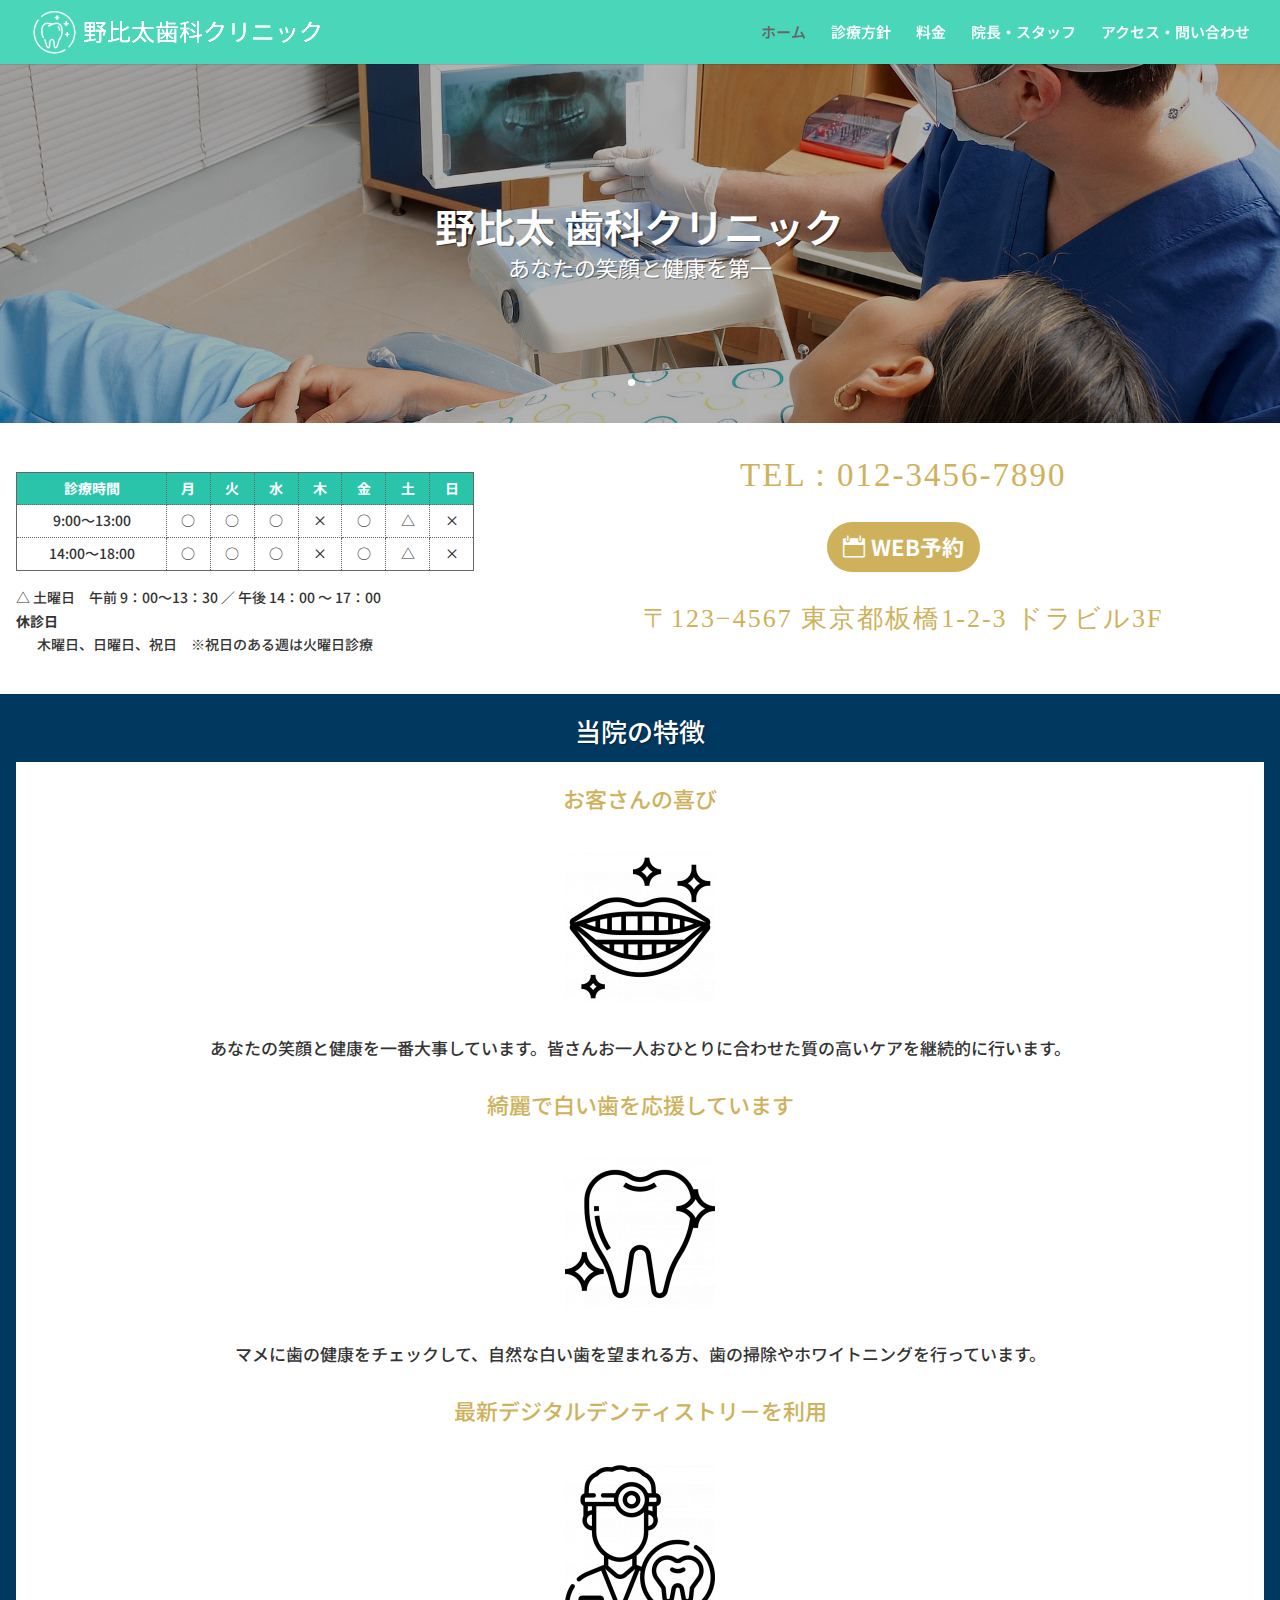
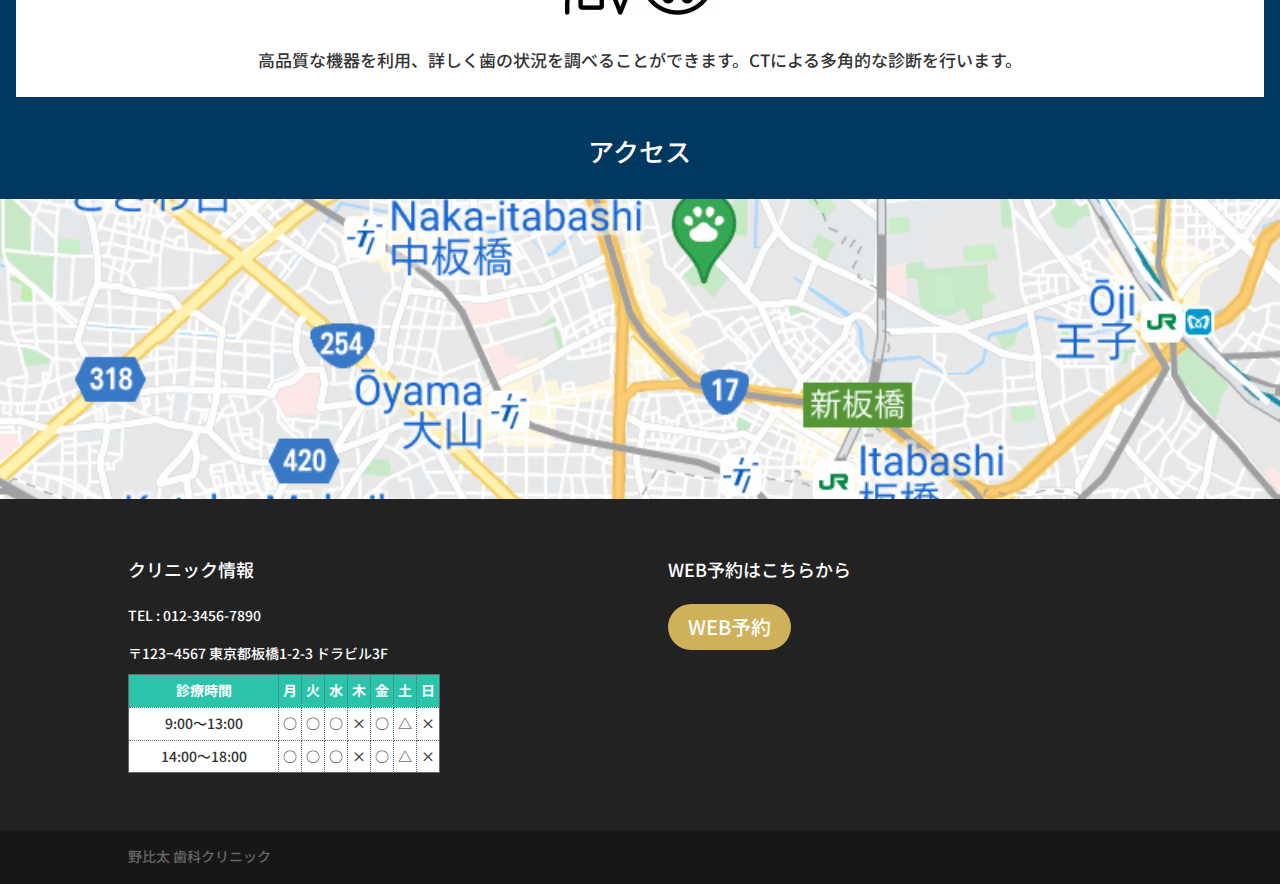
<file: demo1/index.html>
<!DOCTYPE html>
<html lang="fr-FR">
<head>
	<meta charset="UTF-8">
<meta http-equiv="X-UA-Compatible" content="IE=edge">
	<link rel="pingback" href="./xmlrpc.php">

	<script type="text/javascript">
		document.documentElement.className = 'js';
	</script>

	<title>野比太 歯科クリニック | 東京板橋 歯科クリニック</title>
<meta name="robots" content="max-image-preview:large">
<script type="text/javascript">
			let jqueryParams=[],jQuery=function(r){return jqueryParams=[...jqueryParams,r],jQuery},$=function(r){return jqueryParams=[...jqueryParams,r],$};window.jQuery=jQuery,window.$=jQuery;let customHeadScripts=!1;jQuery.fn=jQuery.prototype={},$.fn=jQuery.prototype={},jQuery.noConflict=function(r){if(window.jQuery)return jQuery=window.jQuery,$=window.jQuery,customHeadScripts=!0,jQuery.noConflict},jQuery.ready=function(r){jqueryParams=[...jqueryParams,r]},$.ready=function(r){jqueryParams=[...jqueryParams,r]},jQuery.load=function(r){jqueryParams=[...jqueryParams,r]},$.load=function(r){jqueryParams=[...jqueryParams,r]},jQuery.fn.ready=function(r){jqueryParams=[...jqueryParams,r]},$.fn.ready=function(r){jqueryParams=[...jqueryParams,r]};</script><link rel="dns-prefetch" href="//fonts.googleapis.com">
<link rel="alternate" type="application/rss+xml" title="野比太 歯科クリニック &raquo; Flux" href="./feed/index.html">
<link rel="alternate" type="application/rss+xml" title="野比太 歯科クリニック &raquo; Flux des commentaires" href="./comments/feed/index.html">
<link rel="alternate" type="application/rss+xml" title="野比太 歯科クリニック &raquo; ホーム Flux des commentaires" href="./home/feed/index.html">
<meta content="Divi Child v.1.0.0" name="generator">
<style id="global-styles-inline-css" type="text/css">body{--wp--preset--color--black: #000000;--wp--preset--color--cyan-bluish-gray: #abb8c3;--wp--preset--color--white: #ffffff;--wp--preset--color--pale-pink: #f78da7;--wp--preset--color--vivid-red: #cf2e2e;--wp--preset--color--luminous-vivid-orange: #ff6900;--wp--preset--color--luminous-vivid-amber: #fcb900;--wp--preset--color--light-green-cyan: #7bdcb5;--wp--preset--color--vivid-green-cyan: #00d084;--wp--preset--color--pale-cyan-blue: #8ed1fc;--wp--preset--color--vivid-cyan-blue: #0693e3;--wp--preset--color--vivid-purple: #9b51e0;--wp--preset--gradient--vivid-cyan-blue-to-vivid-purple: linear-gradient(135deg,rgba(6,147,227,1) 0%,rgb(155,81,224) 100%);--wp--preset--gradient--light-green-cyan-to-vivid-green-cyan: linear-gradient(135deg,rgb(122,220,180) 0%,rgb(0,208,130) 100%);--wp--preset--gradient--luminous-vivid-amber-to-luminous-vivid-orange: linear-gradient(135deg,rgba(252,185,0,1) 0%,rgba(255,105,0,1) 100%);--wp--preset--gradient--luminous-vivid-orange-to-vivid-red: linear-gradient(135deg,rgba(255,105,0,1) 0%,rgb(207,46,46) 100%);--wp--preset--gradient--very-light-gray-to-cyan-bluish-gray: linear-gradient(135deg,rgb(238,238,238) 0%,rgb(169,184,195) 100%);--wp--preset--gradient--cool-to-warm-spectrum: linear-gradient(135deg,rgb(74,234,220) 0%,rgb(151,120,209) 20%,rgb(207,42,186) 40%,rgb(238,44,130) 60%,rgb(251,105,98) 80%,rgb(254,248,76) 100%);--wp--preset--gradient--blush-light-purple: linear-gradient(135deg,rgb(255,206,236) 0%,rgb(152,150,240) 100%);--wp--preset--gradient--blush-bordeaux: linear-gradient(135deg,rgb(254,205,165) 0%,rgb(254,45,45) 50%,rgb(107,0,62) 100%);--wp--preset--gradient--luminous-dusk: linear-gradient(135deg,rgb(255,203,112) 0%,rgb(199,81,192) 50%,rgb(65,88,208) 100%);--wp--preset--gradient--pale-ocean: linear-gradient(135deg,rgb(255,245,203) 0%,rgb(182,227,212) 50%,rgb(51,167,181) 100%);--wp--preset--gradient--electric-grass: linear-gradient(135deg,rgb(202,248,128) 0%,rgb(113,206,126) 100%);--wp--preset--gradient--midnight: linear-gradient(135deg,rgb(2,3,129) 0%,rgb(40,116,252) 100%);--wp--preset--duotone--dark-grayscale: url('#wp-duotone-dark-grayscale');--wp--preset--duotone--grayscale: url('#wp-duotone-grayscale');--wp--preset--duotone--purple-yellow: url('#wp-duotone-purple-yellow');--wp--preset--duotone--blue-red: url('#wp-duotone-blue-red');--wp--preset--duotone--midnight: url('#wp-duotone-midnight');--wp--preset--duotone--magenta-yellow: url('#wp-duotone-magenta-yellow');--wp--preset--duotone--purple-green: url('#wp-duotone-purple-green');--wp--preset--duotone--blue-orange: url('#wp-duotone-blue-orange');--wp--preset--font-size--small: 13px;--wp--preset--font-size--medium: 20px;--wp--preset--font-size--large: 36px;--wp--preset--font-size--x-large: 42px;}.has-black-color{color: var(--wp--preset--color--black) !important;}.has-cyan-bluish-gray-color{color: var(--wp--preset--color--cyan-bluish-gray) !important;}.has-white-color{color: var(--wp--preset--color--white) !important;}.has-pale-pink-color{color: var(--wp--preset--color--pale-pink) !important;}.has-vivid-red-color{color: var(--wp--preset--color--vivid-red) !important;}.has-luminous-vivid-orange-color{color: var(--wp--preset--color--luminous-vivid-orange) !important;}.has-luminous-vivid-amber-color{color: var(--wp--preset--color--luminous-vivid-amber) !important;}.has-light-green-cyan-color{color: var(--wp--preset--color--light-green-cyan) !important;}.has-vivid-green-cyan-color{color: var(--wp--preset--color--vivid-green-cyan) !important;}.has-pale-cyan-blue-color{color: var(--wp--preset--color--pale-cyan-blue) !important;}.has-vivid-cyan-blue-color{color: var(--wp--preset--color--vivid-cyan-blue) !important;}.has-vivid-purple-color{color: var(--wp--preset--color--vivid-purple) !important;}.has-black-background-color{background-color: var(--wp--preset--color--black) !important;}.has-cyan-bluish-gray-background-color{background-color: var(--wp--preset--color--cyan-bluish-gray) !important;}.has-white-background-color{background-color: var(--wp--preset--color--white) !important;}.has-pale-pink-background-color{background-color: var(--wp--preset--color--pale-pink) !important;}.has-vivid-red-background-color{background-color: var(--wp--preset--color--vivid-red) !important;}.has-luminous-vivid-orange-background-color{background-color: var(--wp--preset--color--luminous-vivid-orange) !important;}.has-luminous-vivid-amber-background-color{background-color: var(--wp--preset--color--luminous-vivid-amber) !important;}.has-light-green-cyan-background-color{background-color: var(--wp--preset--color--light-green-cyan) !important;}.has-vivid-green-cyan-background-color{background-color: var(--wp--preset--color--vivid-green-cyan) !important;}.has-pale-cyan-blue-background-color{background-color: var(--wp--preset--color--pale-cyan-blue) !important;}.has-vivid-cyan-blue-background-color{background-color: var(--wp--preset--color--vivid-cyan-blue) !important;}.has-vivid-purple-background-color{background-color: var(--wp--preset--color--vivid-purple) !important;}.has-black-border-color{border-color: var(--wp--preset--color--black) !important;}.has-cyan-bluish-gray-border-color{border-color: var(--wp--preset--color--cyan-bluish-gray) !important;}.has-white-border-color{border-color: var(--wp--preset--color--white) !important;}.has-pale-pink-border-color{border-color: var(--wp--preset--color--pale-pink) !important;}.has-vivid-red-border-color{border-color: var(--wp--preset--color--vivid-red) !important;}.has-luminous-vivid-orange-border-color{border-color: var(--wp--preset--color--luminous-vivid-orange) !important;}.has-luminous-vivid-amber-border-color{border-color: var(--wp--preset--color--luminous-vivid-amber) !important;}.has-light-green-cyan-border-color{border-color: var(--wp--preset--color--light-green-cyan) !important;}.has-vivid-green-cyan-border-color{border-color: var(--wp--preset--color--vivid-green-cyan) !important;}.has-pale-cyan-blue-border-color{border-color: var(--wp--preset--color--pale-cyan-blue) !important;}.has-vivid-cyan-blue-border-color{border-color: var(--wp--preset--color--vivid-cyan-blue) !important;}.has-vivid-purple-border-color{border-color: var(--wp--preset--color--vivid-purple) !important;}.has-vivid-cyan-blue-to-vivid-purple-gradient-background{background: var(--wp--preset--gradient--vivid-cyan-blue-to-vivid-purple) !important;}.has-light-green-cyan-to-vivid-green-cyan-gradient-background{background: var(--wp--preset--gradient--light-green-cyan-to-vivid-green-cyan) !important;}.has-luminous-vivid-amber-to-luminous-vivid-orange-gradient-background{background: var(--wp--preset--gradient--luminous-vivid-amber-to-luminous-vivid-orange) !important;}.has-luminous-vivid-orange-to-vivid-red-gradient-background{background: var(--wp--preset--gradient--luminous-vivid-orange-to-vivid-red) !important;}.has-very-light-gray-to-cyan-bluish-gray-gradient-background{background: var(--wp--preset--gradient--very-light-gray-to-cyan-bluish-gray) !important;}.has-cool-to-warm-spectrum-gradient-background{background: var(--wp--preset--gradient--cool-to-warm-spectrum) !important;}.has-blush-light-purple-gradient-background{background: var(--wp--preset--gradient--blush-light-purple) !important;}.has-blush-bordeaux-gradient-background{background: var(--wp--preset--gradient--blush-bordeaux) !important;}.has-luminous-dusk-gradient-background{background: var(--wp--preset--gradient--luminous-dusk) !important;}.has-pale-ocean-gradient-background{background: var(--wp--preset--gradient--pale-ocean) !important;}.has-electric-grass-gradient-background{background: var(--wp--preset--gradient--electric-grass) !important;}.has-midnight-gradient-background{background: var(--wp--preset--gradient--midnight) !important;}.has-small-font-size{font-size: var(--wp--preset--font-size--small) !important;}.has-medium-font-size{font-size: var(--wp--preset--font-size--medium) !important;}.has-large-font-size{font-size: var(--wp--preset--font-size--large) !important;}.has-x-large-font-size{font-size: var(--wp--preset--font-size--x-large) !important;}</style>
<style id="divi-style-parent-inline-inline-css" type="text/css">/*!
Theme Name: Divi
Theme URI: http://www.elegantthemes.com/gallery/divi/
Version: 4.15.1
Description: Smart. Flexible. Beautiful. Divi is the most powerful theme in our collection.
Author: Elegant Themes
Author URI: http://www.elegantthemes.com
License: GNU General Public License v2
License URI: http://www.gnu.org/licenses/gpl-2.0.html
*/

a,abbr,acronym,address,applet,b,big,blockquote,body,center,cite,code,dd,del,dfn,div,dl,dt,em,fieldset,font,form,h1,h2,h3,h4,h5,h6,html,i,iframe,img,ins,kbd,label,legend,li,object,ol,p,pre,q,s,samp,small,span,strike,strong,sub,sup,tt,u,ul,var{margin:0;padding:0;border:0;outline:0;font-size:100%;-ms-text-size-adjust:100%;-webkit-text-size-adjust:100%;vertical-align:baseline;background:transparent}body{line-height:1}ol,ul{list-style:none}blockquote,q{quotes:none}blockquote:after,blockquote:before,q:after,q:before{content:"";content:none}blockquote{margin:20px 0 30px;border-left:5px solid;padding-left:20px}:focus{outline:0}del{text-decoration:line-through}pre{overflow:auto;padding:10px}figure{margin:0}table{border-collapse:collapse;border-spacing:0}article,aside,footer,header,hgroup,nav,section{display:block}body{font-family:Open Sans,Arial,sans-serif;font-size:14px;color:#666;background-color:#fff;line-height:1.7em;font-weight:500;-webkit-font-smoothing:antialiased;-moz-osx-font-smoothing:grayscale}body.page-template-page-template-blank-php #page-container{padding-top:0!important}body.et_cover_background{background-size:cover!important;background-position:top!important;background-repeat:no-repeat!important;background-attachment:fixed}a{color:#2ea3f2}a,a:hover{text-decoration:none}p{padding-bottom:1em}p:not(.has-background):last-of-type{padding-bottom:0}p.et_normal_padding{padding-bottom:1em}strong{font-weight:700}cite,em,i{font-style:italic}code,pre{font-family:Courier New,monospace;margin-bottom:10px}ins{text-decoration:none}sub,sup{height:0;line-height:1;position:relative;vertical-align:baseline}sup{bottom:.8em}sub{top:.3em}dl{margin:0 0 1.5em}dl dt{font-weight:700}dd{margin-left:1.5em}blockquote p{padding-bottom:0}embed,iframe,object,video{max-width:100%}h1,h2,h3,h4,h5,h6{color:#333;padding-bottom:10px;line-height:1em;font-weight:500}h1 a,h2 a,h3 a,h4 a,h5 a,h6 a{color:inherit}h1{font-size:30px}h2{font-size:26px}h3{font-size:22px}h4{font-size:18px}h5{font-size:16px}h6{font-size:14px}input{-webkit-appearance:none}input[type=checkbox]{-webkit-appearance:checkbox}input[type=radio]{-webkit-appearance:radio}input.text,input.title,input[type=email],input[type=password],input[type=tel],input[type=text],select,textarea{background-color:#fff;border:1px solid #bbb;padding:2px;color:#4e4e4e}input.text:focus,input.title:focus,input[type=text]:focus,select:focus,textarea:focus{border-color:#2d3940;color:#3e3e3e}input.text,input.title,input[type=text],select,textarea{margin:0}textarea{padding:4px}button,input,select,textarea{font-family:inherit}img{max-width:100%;height:auto}.clear{clear:both}br.clear{margin:0;padding:0}.pagination{clear:both}#et_search_icon:hover,.et-social-icon a:hover,.et_password_protected_form .et_submit_button,.form-submit .et_pb_buttontton.alt.disabled,.nav-single a,.posted_in a{color:#2ea3f2}.et-search-form,blockquote{border-color:#2ea3f2}#main-content{background-color:#fff}.container{width:80%;max-width:1080px;margin:auto;position:relative}body:not(.et-tb) #main-content .container,body:not(.et-tb-has-header) #main-content .container{padding-top:58px}.et_full_width_page #main-content .container:before{display:none}.main_title{margin-bottom:20px}.et_password_protected_form .et_submit_button:hover,.form-submit .et_pb_button:hover{background:rgba(0,0,0,.05)}.et_button_icon_visible .et_pb_button{padding-right:2em;padding-left:.7em}.et_button_icon_visible .et_pb_button:after{opacity:1;margin-left:0}.et_button_left .et_pb_button:hover:after{left:.15em}.et_button_left .et_pb_button:after{margin-left:0;left:1em}.et_button_icon_visible.et_button_left .et_pb_button,.et_button_left .et_pb_button:hover,.et_button_left .et_pb_module .et_pb_button:hover{padding-left:2em;padding-right:.7em}.et_button_icon_visible.et_button_left .et_pb_button:after,.et_button_left .et_pb_button:hover:after{left:.15em}.et_password_protected_form .et_submit_button:hover,.form-submit .et_pb_button:hover{padding:.3em 1em}.et_button_no_icon .et_pb_button:after{display:none}.et_button_no_icon.et_button_icon_visible.et_button_left .et_pb_button,.et_button_no_icon.et_button_left .et_pb_button:hover,.et_button_no_icon .et_pb_button,.et_button_no_icon .et_pb_button:hover{padding:.3em 1em!important}.et_button_custom_icon .et_pb_button:after{line-height:1.7em}.et_button_custom_icon.et_button_icon_visible .et_pb_button:after,.et_button_custom_icon .et_pb_button:hover:after{margin-left:.3em}#left-area .post_format-post-format-gallery .wp-block-gallery:first-of-type{padding:0;margin-bottom:-16px}.entry-content table:not(.variations){border:1px solid #eee;margin:0 0 15px;text-align:left;width:100%}.entry-content thead th,.entry-content tr th{color:#555;font-weight:700;padding:9px 24px}.entry-content tr td{border-top:1px solid #eee;padding:6px 24px}#left-area ul,.entry-content ul,.et-l--body ul,.et-l--footer ul,.et-l--header ul{list-style-type:disc;padding:0 0 23px 1em;line-height:26px}#left-area ol,.entry-content ol,.et-l--body ol,.et-l--footer ol,.et-l--header ol{list-style-type:decimal;list-style-position:inside;padding:0 0 23px;line-height:26px}#left-area ul li ul,.entry-content ul li ol{padding:2px 0 2px 20px}#left-area ol li ul,.entry-content ol li ol,.et-l--body ol li ol,.et-l--footer ol li ol,.et-l--header ol li ol{padding:2px 0 2px 35px}#left-area ul.wp-block-gallery{display:-webkit-box;display:-ms-flexbox;display:flex;-ms-flex-wrap:wrap;flex-wrap:wrap;list-style-type:none;padding:0}#left-area ul.products{padding:0!important;line-height:1.7!important;list-style:none!important}.gallery-item a{display:block}.gallery-caption,.gallery-item a{width:90%}#wpadminbar{z-index:100001}#left-area .post-meta{font-size:14px;padding-bottom:15px}#left-area .post-meta a{text-decoration:none;color:#666}#left-area .et_featured_image{padding-bottom:7px}.single .post{padding-bottom:25px}body.single .et_audio_content{margin-bottom:-6px}.nav-single a{text-decoration:none;color:#2ea3f2;font-size:14px;font-weight:400}.nav-previous{float:left}.nav-next{float:right}.et_password_protected_form p input{background-color:#eee;border:none!important;width:100%!important;border-radius:0!important;font-size:14px;color:#999!important;padding:16px!important;-webkit-box-sizing:border-box;box-sizing:border-box}.et_password_protected_form label{display:none}.et_password_protected_form .et_submit_button{font-family:inherit;display:block;float:right;margin:8px auto 0;cursor:pointer}.post-password-required p.nocomments.container{max-width:100%}.post-password-required p.nocomments.container:before{display:none}.aligncenter,div.post .new-post .aligncenter{display:block;margin-left:auto;margin-right:auto}.wp-caption{border:1px solid #ddd;text-align:center;background-color:#f3f3f3;margin-bottom:10px;max-width:96%;padding:8px}.wp-caption.alignleft{margin:0 30px 20px 0}.wp-caption.alignright{margin:0 0 20px 30px}.wp-caption img{margin:0;padding:0;border:0}.wp-caption p.wp-caption-text{font-size:12px;padding:0 4px 5px;margin:0}.alignright{float:right}.alignleft{float:left}img.alignleft{display:inline;float:left;margin-right:15px}img.alignright{display:inline;float:right;margin-left:15px}.page.et_pb_pagebuilder_layout #main-content{background-color:transparent}body #main-content .et_builder_inner_content>h1,body #main-content .et_builder_inner_content>h2,body #main-content .et_builder_inner_content>h3,body #main-content .et_builder_inner_content>h4,body #main-content .et_builder_inner_content>h5,body #main-content .et_builder_inner_content>h6{line-height:1.4em}body #main-content .et_builder_inner_content>p{line-height:1.7em}.wp-block-pullquote{margin:20px 0 30px}.wp-block-pullquote.has-background blockquote{border-left:none}.wp-block-group.has-background{padding:1.5em 1.5em .5em}@media (min-width:981px){#left-area{width:79.125%;padding-bottom:23px}#main-content .container:before{content:"";position:absolute;top:0;height:100%;width:1px;background-color:#e2e2e2}.et_full_width_page #left-area,.et_no_sidebar #left-area{float:none;width:100%!important}.et_full_width_page #left-area{padding-bottom:0}.et_no_sidebar #main-content .container:before{display:none}}@media (max-width:980px){#page-container{padding-top:80px}.et-tb #page-container,.et-tb-has-header #page-container{padding-top:0!important}#left-area,#sidebar{width:100%!important}#main-content .container:before{display:none!important}.et_full_width_page .et_gallery_item:nth-child(4n+1){clear:none}}@media print{#page-container{padding-top:0!important}}#wp-admin-bar-et-use-visual-builder a:before{font-family:ETmodules!important;content:"\e625";font-size:30px!important;width:28px;margin-top:-3px;color:#974df3!important}#wp-admin-bar-et-use-visual-builder:hover a:before{color:#fff!important}#wp-admin-bar-et-use-visual-builder:hover a,#wp-admin-bar-et-use-visual-builder a:hover{transition:background-color .5s ease;-webkit-transition:background-color .5s ease;-moz-transition:background-color .5s ease;background-color:#7e3bd0!important;color:#fff!important}* html .clearfix,:first-child+html .clearfix{zoom:1}.iphone .et_pb_section_video_bg video::-webkit-media-controls-start-playback-button{display:none!important;-webkit-appearance:none}.et_mobile_device .et_pb_section_parallax .et_pb_parallax_css{background-attachment:scroll}.et-social-facebook a.icon:before{content:"\e093"}.et-social-twitter a.icon:before{content:"\e094"}.et-social-google-plus a.icon:before{content:"\e096"}.et-social-instagram a.icon:before{content:"\e09a"}.et-social-rss a.icon:before{content:"\e09e"}.ai1ec-single-event:after{content:" ";display:table;clear:both}.evcal_event_details .evcal_evdata_cell .eventon_details_shading_bot.eventon_details_shading_bot{z-index:3}.wp-block-divi-layout{margin-bottom:1em}*{-webkit-box-sizing:border-box;box-sizing:border-box}#et-info-email:before,#et-info-phone:before,#et_search_icon:before,.comment-reply-link:after,.et-cart-info span:before,.et-pb-arrow-next:before,.et-pb-arrow-prev:before,.et-social-icon a:before,.et_audio_container .mejs-playpause-button button:before,.et_audio_container .mejs-volume-button button:before,.et_overlay:before,.et_password_protected_form .et_submit_button:after,.et_pb_button:after,.et_pb_contact_reset:after,.et_pb_contact_submit:after,.et_pb_font_icon:before,.et_pb_newsletter_button:after,.et_pb_pricing_table_button:after,.et_pb_promo_button:after,.et_pb_testimonial:before,.et_pb_toggle_title:before,.form-submit .et_pb_button:after,.mobile_menu_bar:before,a.et_pb_more_button:after{font-family:ETmodules!important;speak:none;font-style:normal;font-weight:400;-webkit-font-feature-settings:normal;font-feature-settings:normal;font-variant:normal;text-transform:none;line-height:1;-webkit-font-smoothing:antialiased;-moz-osx-font-smoothing:grayscale;text-shadow:0 0;direction:ltr}.et-pb-icon,.et_pb_custom_button_icon.et_pb_button:after,.et_pb_login .et_pb_custom_button_icon.et_pb_button:after,.et_pb_woo_custom_button_icon .button.et_pb_custom_button_icon.et_pb_button:after,.et_pb_woo_custom_button_icon .button.et_pb_custom_button_icon.et_pb_button:hover:after{content:attr(data-icon)}.et-pb-icon{font-family:ETmodules;speak:none;font-weight:400;-webkit-font-feature-settings:normal;font-feature-settings:normal;font-variant:normal;text-transform:none;line-height:1;-webkit-font-smoothing:antialiased;font-size:96px;font-style:normal;display:inline-block;-webkit-box-sizing:border-box;box-sizing:border-box;direction:ltr}#et-ajax-saving{display:none;-webkit-transition:background .3s,-webkit-box-shadow .3s;transition:background .3s,-webkit-box-shadow .3s;transition:background .3s,box-shadow .3s;transition:background .3s,box-shadow .3s,-webkit-box-shadow .3s;-webkit-box-shadow:rgba(0,139,219,.247059) 0 0 60px;box-shadow:0 0 60px rgba(0,139,219,.247059);position:fixed;top:50%;left:50%;width:50px;height:50px;background:#fff;border-radius:50px;margin:-25px 0 0 -25px;z-index:999999;text-align:center}#et-ajax-saving img{margin:9px}.et-safe-mode-indicator,.et-safe-mode-indicator:focus,.et-safe-mode-indicator:hover{-webkit-box-shadow:0 5px 10px rgba(41,196,169,.15);box-shadow:0 5px 10px rgba(41,196,169,.15);background:#29c4a9;color:#fff;font-size:14px;font-weight:600;padding:12px;line-height:16px;border-radius:3px;position:fixed;bottom:30px;right:30px;z-index:999999;text-decoration:none;font-family:Open Sans,sans-serif;-webkit-font-smoothing:antialiased;-moz-osx-font-smoothing:grayscale}.et_pb_button{font-size:20px;font-weight:500;padding:.3em 1em;line-height:1.7em!important;background-color:transparent;background-size:cover;background-position:50%;background-repeat:no-repeat;border:2px solid;border-radius:3px;-webkit-transition-duration:.2s;transition-duration:.2s;-webkit-transition-property:all!important;transition-property:all!important}.et_pb_button,.et_pb_button_inner{position:relative}.et_pb_button:hover,.et_pb_module .et_pb_button:hover{border:2px solid transparent;padding:.3em 2em .3em .7em}.et_pb_button:hover{background-color:hsla(0,0%,100%,.2)}.et_pb_bg_layout_light.et_pb_button:hover,.et_pb_bg_layout_light .et_pb_button:hover{background-color:rgba(0,0,0,.05)}.et_pb_button:after,.et_pb_button:before{font-size:32px;line-height:1em;content:"\35";opacity:0;position:absolute;margin-left:-1em;-webkit-transition:all .2s;transition:all .2s;text-transform:none;-webkit-font-feature-settings:"kern" off;font-feature-settings:"kern" off;font-variant:none;font-style:normal;font-weight:400;text-shadow:none}.et_pb_button.et_hover_enabled:hover:after,.et_pb_button.et_pb_hovered:hover:after{-webkit-transition:none!important;transition:none!important}.et_pb_button:before{display:none}.et_pb_button:hover:after{opacity:1;margin-left:0}.et_pb_column_1_3 h1,.et_pb_column_1_4 h1,.et_pb_column_1_5 h1,.et_pb_column_1_6 h1,.et_pb_column_2_5 h1{font-size:26px}.et_pb_column_1_3 h2,.et_pb_column_1_4 h2,.et_pb_column_1_5 h2,.et_pb_column_1_6 h2,.et_pb_column_2_5 h2{font-size:23px}.et_pb_column_1_3 h3,.et_pb_column_1_4 h3,.et_pb_column_1_5 h3,.et_pb_column_1_6 h3,.et_pb_column_2_5 h3{font-size:20px}.et_pb_column_1_3 h4,.et_pb_column_1_4 h4,.et_pb_column_1_5 h4,.et_pb_column_1_6 h4,.et_pb_column_2_5 h4{font-size:18px}.et_pb_column_1_3 h5,.et_pb_column_1_4 h5,.et_pb_column_1_5 h5,.et_pb_column_1_6 h5,.et_pb_column_2_5 h5{font-size:16px}.et_pb_column_1_3 h6,.et_pb_column_1_4 h6,.et_pb_column_1_5 h6,.et_pb_column_1_6 h6,.et_pb_column_2_5 h6{font-size:15px}.et_pb_bg_layout_dark,.et_pb_bg_layout_dark h1,.et_pb_bg_layout_dark h2,.et_pb_bg_layout_dark h3,.et_pb_bg_layout_dark h4,.et_pb_bg_layout_dark h5,.et_pb_bg_layout_dark h6{color:#fff!important}.et_pb_module.et_pb_text_align_left{text-align:left}.et_pb_module.et_pb_text_align_center{text-align:center}.et_pb_module.et_pb_text_align_right{text-align:right}.et_pb_module.et_pb_text_align_justified{text-align:justify}.clearfix:after{visibility:hidden;display:block;font-size:0;content:" ";clear:both;height:0}.et_pb_bg_layout_light .et_pb_more_button{color:#2ea3f2}.et_builder_inner_content{position:relative;z-index:1}header .et_builder_inner_content{z-index:2}.et_pb_css_mix_blend_mode_passthrough{mix-blend-mode:unset!important}.et_pb_image_container{margin:-20px -20px 29px}.et_pb_module_inner{position:relative}.et_hover_enabled_preview{z-index:2}.et_hover_enabled:hover{position:relative;z-index:2}.et_pb_all_tabs,.et_pb_module,.et_pb_posts_nav a,.et_pb_tab,.et_pb_with_background{position:relative;background-size:cover;background-position:50%;background-repeat:no-repeat}.et_pb_background_mask,.et_pb_background_pattern{bottom:0;left:0;position:absolute;right:0;top:0}.et_pb_background_mask{background-size:calc(100% + 2px) calc(100% + 2px);background-repeat:no-repeat;background-position:50%;overflow:hidden}.et_pb_background_pattern{background-position:0 0;background-repeat:repeat}.et_pb_with_border{position:relative;border:0 solid #333}.post-password-required .et_pb_row{padding:0;width:100%}.post-password-required .et_password_protected_form{min-height:0}body.et_pb_pagebuilder_layout.et_pb_show_title .post-password-required .et_password_protected_form h1,body:not(.et_pb_pagebuilder_layout) .post-password-required .et_password_protected_form h1{display:none}.et_pb_no_bg{padding:0!important}.et_overlay.et_pb_inline_icon:before,.et_pb_inline_icon:before{content:attr(data-icon)}.et_pb_more_button{color:inherit;text-shadow:none;text-decoration:none;display:inline-block;margin-top:20px}.et_parallax_bg_wrap{overflow:hidden;position:absolute;top:0;right:0;bottom:0;left:0}.et_parallax_bg{background-repeat:no-repeat;background-position:top;background-size:cover;position:absolute;bottom:0;left:0;width:100%;height:100%;display:block}.et_parallax_bg.et_parallax_bg__hover,.et_parallax_bg.et_parallax_bg_phone,.et_parallax_bg.et_parallax_bg_tablet,.et_parallax_gradient.et_parallax_gradient__hover,.et_parallax_gradient.et_parallax_gradient_phone,.et_parallax_gradient.et_parallax_gradient_tablet,.et_pb_section_parallax_hover:hover .et_parallax_bg:not(.et_parallax_bg__hover),.et_pb_section_parallax_hover:hover .et_parallax_gradient:not(.et_parallax_gradient__hover){display:none}.et_pb_section_parallax_hover:hover .et_parallax_bg.et_parallax_bg__hover,.et_pb_section_parallax_hover:hover .et_parallax_gradient.et_parallax_gradient__hover{display:block}.et_parallax_gradient{bottom:0;display:block;left:0;position:absolute;right:0;top:0}.et_pb_module.et_pb_section_parallax,.et_pb_posts_nav a.et_pb_section_parallax,.et_pb_tab.et_pb_section_parallax{position:relative}.et_pb_section_parallax .et_pb_parallax_css,.et_pb_slides .et_parallax_bg.et_pb_parallax_css{background-attachment:fixed}body.et-bfb .et_pb_section_parallax .et_pb_parallax_css,body.et-bfb .et_pb_slides .et_parallax_bg.et_pb_parallax_css{background-attachment:scroll;bottom:auto}.et_pb_section_parallax.et_pb_column .et_pb_module,.et_pb_section_parallax.et_pb_row .et_pb_column,.et_pb_section_parallax.et_pb_row .et_pb_module{z-index:9;position:relative}.et_pb_more_button:hover:after{opacity:1;margin-left:0}.et_pb_preload .et_pb_section_video_bg,.et_pb_preload>div{visibility:hidden}.et_pb_preload,.et_pb_section.et_pb_section_video.et_pb_preload{position:relative;background:#464646!important}.et_pb_preload:before{content:"";position:absolute;top:50%;left:50%;background:url(./wp-content/themes/Divi/includes/builder/styles/images/preloader.gif) no-repeat;border-radius:32px;width:32px;height:32px;margin:-16px 0 0 -16px}.box-shadow-overlay{position:absolute;top:0;left:0;width:100%;height:100%;z-index:10;pointer-events:none}.et_pb_section>.box-shadow-overlay~.et_pb_row{z-index:11}.et_pb_row>.box-shadow-overlay{z-index:8}.has-box-shadow-overlay{position:relative}.et_clickable{cursor:pointer}.screen-reader-text{border:0;clip:rect(1px,1px,1px,1px);-webkit-clip-path:inset(50%);clip-path:inset(50%);height:1px;margin:-1px;overflow:hidden;padding:0;position:absolute!important;width:1px;word-wrap:normal!important}.et_multi_view_hidden,.et_multi_view_hidden_image{display:none!important}@keyframes multi-view-image-fade{0%{opacity:0}10%{opacity:.1}20%{opacity:.2}30%{opacity:.3}40%{opacity:.4}50%{opacity:.5}60%{opacity:.6}70%{opacity:.7}80%{opacity:.8}90%{opacity:.9}to{opacity:1}}.et_multi_view_image__loading{visibility:hidden}.et_multi_view_image__loaded{-webkit-animation:multi-view-image-fade .5s;animation:multi-view-image-fade .5s}#et-pb-motion-effects-offset-tracker{visibility:hidden!important;opacity:0;position:absolute;top:0;left:0}.et-pb-before-scroll-animation{opacity:0}header.et-l.et-l--header:after{clear:both;display:block;content:""}.et_pb_module{-webkit-animation-timing-function:linear;animation-timing-function:linear;-webkit-animation-duration:.2s;animation-duration:.2s}@-webkit-keyframes fadeBottom{0%{opacity:0;-webkit-transform:translateY(10%);transform:translateY(10%)}to{opacity:1;-webkit-transform:translateY(0);transform:translateY(0)}}@keyframes fadeBottom{0%{opacity:0;-webkit-transform:translateY(10%);transform:translateY(10%)}to{opacity:1;-webkit-transform:translateY(0);transform:translateY(0)}}@-webkit-keyframes fadeLeft{0%{opacity:0;-webkit-transform:translateX(-10%);transform:translateX(-10%)}to{opacity:1;-webkit-transform:translateX(0);transform:translateX(0)}}@keyframes fadeLeft{0%{opacity:0;-webkit-transform:translateX(-10%);transform:translateX(-10%)}to{opacity:1;-webkit-transform:translateX(0);transform:translateX(0)}}@-webkit-keyframes fadeRight{0%{opacity:0;-webkit-transform:translateX(10%);transform:translateX(10%)}to{opacity:1;-webkit-transform:translateX(0);transform:translateX(0)}}@keyframes fadeRight{0%{opacity:0;-webkit-transform:translateX(10%);transform:translateX(10%)}to{opacity:1;-webkit-transform:translateX(0);transform:translateX(0)}}@-webkit-keyframes fadeTop{0%{opacity:0;-webkit-transform:translateY(-10%);transform:translateY(-10%)}to{opacity:1;-webkit-transform:translateX(0);transform:translateX(0)}}@keyframes fadeTop{0%{opacity:0;-webkit-transform:translateY(-10%);transform:translateY(-10%)}to{opacity:1;-webkit-transform:translateX(0);transform:translateX(0)}}@-webkit-keyframes fadeIn{0%{opacity:0}to{opacity:1}}@keyframes fadeIn{0%{opacity:0}to{opacity:1}}.et-waypoint:not(.et_pb_counters){opacity:0}@media (min-width:981px){.et_pb_section.et_section_specialty div.et_pb_row .et_pb_column .et_pb_column .et_pb_module.et-last-child,.et_pb_section.et_section_specialty div.et_pb_row .et_pb_column .et_pb_column .et_pb_module:last-child,.et_pb_section.et_section_specialty div.et_pb_row .et_pb_column .et_pb_row_inner .et_pb_column .et_pb_module.et-last-child,.et_pb_section.et_section_specialty div.et_pb_row .et_pb_column .et_pb_row_inner .et_pb_column .et_pb_module:last-child,.et_pb_section div.et_pb_row .et_pb_column .et_pb_module.et-last-child,.et_pb_section div.et_pb_row .et_pb_column .et_pb_module:last-child{margin-bottom:0}}@media (max-width:980px){.et_overlay.et_pb_inline_icon_tablet:before,.et_pb_inline_icon_tablet:before{content:attr(data-icon-tablet)}.et_parallax_bg.et_parallax_bg_tablet_exist,.et_parallax_gradient.et_parallax_gradient_tablet_exist{display:none}.et_parallax_bg.et_parallax_bg_tablet,.et_parallax_gradient.et_parallax_gradient_tablet{display:block}.et_pb_column .et_pb_module{margin-bottom:30px}.et_pb_row .et_pb_column .et_pb_module.et-last-child,.et_pb_row .et_pb_column .et_pb_module:last-child,.et_section_specialty .et_pb_row .et_pb_column .et_pb_module.et-last-child,.et_section_specialty .et_pb_row .et_pb_column .et_pb_module:last-child{margin-bottom:0}.et_pb_more_button{display:inline-block!important}.et_pb_bg_layout_light_tablet.et_pb_button,.et_pb_bg_layout_light_tablet.et_pb_module.et_pb_button,.et_pb_bg_layout_light_tablet .et_pb_more_button{color:#2ea3f2}.et_pb_bg_layout_light_tablet .et_pb_forgot_password a{color:#666}.et_pb_bg_layout_light_tablet h1,.et_pb_bg_layout_light_tablet h2,.et_pb_bg_layout_light_tablet h3,.et_pb_bg_layout_light_tablet h4,.et_pb_bg_layout_light_tablet h5,.et_pb_bg_layout_light_tablet h6{color:#333!important}.et_pb_module .et_pb_bg_layout_light_tablet.et_pb_button{color:#2ea3f2!important}.et_pb_bg_layout_light_tablet{color:#666!important}.et_pb_bg_layout_dark_tablet,.et_pb_bg_layout_dark_tablet h1,.et_pb_bg_layout_dark_tablet h2,.et_pb_bg_layout_dark_tablet h3,.et_pb_bg_layout_dark_tablet h4,.et_pb_bg_layout_dark_tablet h5,.et_pb_bg_layout_dark_tablet h6{color:#fff!important}.et_pb_bg_layout_dark_tablet.et_pb_button,.et_pb_bg_layout_dark_tablet.et_pb_module.et_pb_button,.et_pb_bg_layout_dark_tablet .et_pb_more_button{color:inherit}.et_pb_bg_layout_dark_tablet .et_pb_forgot_password a{color:#fff}.et_pb_module.et_pb_text_align_left-tablet{text-align:left}.et_pb_module.et_pb_text_align_center-tablet{text-align:center}.et_pb_module.et_pb_text_align_right-tablet{text-align:right}.et_pb_module.et_pb_text_align_justified-tablet{text-align:justify}}@media (max-width:767px){.et_pb_more_button{display:inline-block!important}.et_overlay.et_pb_inline_icon_phone:before,.et_pb_inline_icon_phone:before{content:attr(data-icon-phone)}.et_parallax_bg.et_parallax_bg_phone_exist,.et_parallax_gradient.et_parallax_gradient_phone_exist{display:none}.et_parallax_bg.et_parallax_bg_phone,.et_parallax_gradient.et_parallax_gradient_phone{display:block}.et-hide-mobile{display:none!important}.et_pb_bg_layout_light_phone.et_pb_button,.et_pb_bg_layout_light_phone.et_pb_module.et_pb_button,.et_pb_bg_layout_light_phone .et_pb_more_button{color:#2ea3f2}.et_pb_bg_layout_light_phone .et_pb_forgot_password a{color:#666}.et_pb_bg_layout_light_phone h1,.et_pb_bg_layout_light_phone h2,.et_pb_bg_layout_light_phone h3,.et_pb_bg_layout_light_phone h4,.et_pb_bg_layout_light_phone h5,.et_pb_bg_layout_light_phone h6{color:#333!important}.et_pb_module .et_pb_bg_layout_light_phone.et_pb_button{color:#2ea3f2!important}.et_pb_bg_layout_light_phone{color:#666!important}.et_pb_bg_layout_dark_phone,.et_pb_bg_layout_dark_phone h1,.et_pb_bg_layout_dark_phone h2,.et_pb_bg_layout_dark_phone h3,.et_pb_bg_layout_dark_phone h4,.et_pb_bg_layout_dark_phone h5,.et_pb_bg_layout_dark_phone h6{color:#fff!important}.et_pb_bg_layout_dark_phone.et_pb_button,.et_pb_bg_layout_dark_phone.et_pb_module.et_pb_button,.et_pb_bg_layout_dark_phone .et_pb_more_button{color:inherit}.et_pb_module .et_pb_bg_layout_dark_phone.et_pb_button{color:#fff!important}.et_pb_bg_layout_dark_phone .et_pb_forgot_password a{color:#fff}.et_pb_module.et_pb_text_align_left-phone{text-align:left}.et_pb_module.et_pb_text_align_center-phone{text-align:center}.et_pb_module.et_pb_text_align_right-phone{text-align:right}.et_pb_module.et_pb_text_align_justified-phone{text-align:justify}}@media (max-width:479px){a.et_pb_more_button{display:block}}@media (min-width:768px) and (max-width:980px){[data-et-multi-view-load-tablet-hidden=true]:not(.et_multi_view_swapped){display:none!important}}@media (max-width:767px){[data-et-multi-view-load-phone-hidden=true]:not(.et_multi_view_swapped){display:none!important}}.et_pb_menu.et_pb_menu--style-inline_centered_logo .et_pb_menu__menu nav ul{-webkit-box-pack:center;-ms-flex-pack:center;justify-content:center}@-webkit-keyframes multi-view-image-fade{0%{-webkit-transform:scale(1);transform:scale(1);opacity:1}50%{-webkit-transform:scale(1.01);transform:scale(1.01);opacity:1}to{-webkit-transform:scale(1);transform:scale(1);opacity:1}}</style>
<style id="divi-dynamic-critical-inline-css" type="text/css">@font-face{font-family:ETmodules;font-display:block;src:url(./wp-content/themes/Divi/core/admin/fonts/modules/all/modules.eot);src:url(./wp-content/themes/Divi/core/admin/fonts/modules/all/modules.eot?#iefix) format("embedded-opentype"),url(./wp-content/themes/Divi/core/admin/fonts/modules/all/modules.ttf) format("truetype"),url(./wp-content/themes/Divi/core/admin/fonts/modules/all/modules.woff) format("woff"),url(./wp-content/themes/Divi/core/admin/fonts/modules/all/modules.svg#ETmodules) format("svg");font-weight:400;font-style:normal}
@media (min-width:981px){.et_pb_gutters3 .et_pb_column,.et_pb_gutters3.et_pb_row .et_pb_column{margin-right:5.5%}.et_pb_gutters3 .et_pb_column_4_4,.et_pb_gutters3.et_pb_row .et_pb_column_4_4{width:100%}.et_pb_gutters3 .et_pb_column_4_4 .et_pb_module,.et_pb_gutters3.et_pb_row .et_pb_column_4_4 .et_pb_module{margin-bottom:2.75%}.et_pb_gutters3 .et_pb_column_3_4,.et_pb_gutters3.et_pb_row .et_pb_column_3_4{width:73.625%}.et_pb_gutters3 .et_pb_column_3_4 .et_pb_module,.et_pb_gutters3.et_pb_row .et_pb_column_3_4 .et_pb_module{margin-bottom:3.735%}.et_pb_gutters3 .et_pb_column_2_3,.et_pb_gutters3.et_pb_row .et_pb_column_2_3{width:64.833%}.et_pb_gutters3 .et_pb_column_2_3 .et_pb_module,.et_pb_gutters3.et_pb_row .et_pb_column_2_3 .et_pb_module{margin-bottom:4.242%}.et_pb_gutters3 .et_pb_column_3_5,.et_pb_gutters3.et_pb_row .et_pb_column_3_5{width:57.8%}.et_pb_gutters3 .et_pb_column_3_5 .et_pb_module,.et_pb_gutters3.et_pb_row .et_pb_column_3_5 .et_pb_module{margin-bottom:4.758%}.et_pb_gutters3 .et_pb_column_1_2,.et_pb_gutters3.et_pb_row .et_pb_column_1_2{width:47.25%}.et_pb_gutters3 .et_pb_column_1_2 .et_pb_module,.et_pb_gutters3.et_pb_row .et_pb_column_1_2 .et_pb_module{margin-bottom:5.82%}.et_pb_gutters3 .et_pb_column_2_5,.et_pb_gutters3.et_pb_row .et_pb_column_2_5{width:36.7%}.et_pb_gutters3 .et_pb_column_2_5 .et_pb_module,.et_pb_gutters3.et_pb_row .et_pb_column_2_5 .et_pb_module{margin-bottom:7.493%}.et_pb_gutters3 .et_pb_column_1_3,.et_pb_gutters3.et_pb_row .et_pb_column_1_3{width:29.6667%}.et_pb_gutters3 .et_pb_column_1_3 .et_pb_module,.et_pb_gutters3.et_pb_row .et_pb_column_1_3 .et_pb_module{margin-bottom:9.27%}.et_pb_gutters3 .et_pb_column_1_4,.et_pb_gutters3.et_pb_row .et_pb_column_1_4{width:20.875%}.et_pb_gutters3 .et_pb_column_1_4 .et_pb_module,.et_pb_gutters3.et_pb_row .et_pb_column_1_4 .et_pb_module{margin-bottom:13.174%}.et_pb_gutters3 .et_pb_column_1_5,.et_pb_gutters3.et_pb_row .et_pb_column_1_5{width:15.6%}.et_pb_gutters3 .et_pb_column_1_5 .et_pb_module,.et_pb_gutters3.et_pb_row .et_pb_column_1_5 .et_pb_module{margin-bottom:17.628%}.et_pb_gutters3 .et_pb_column_1_6,.et_pb_gutters3.et_pb_row .et_pb_column_1_6{width:12.0833%}.et_pb_gutters3 .et_pb_column_1_6 .et_pb_module,.et_pb_gutters3.et_pb_row .et_pb_column_1_6 .et_pb_module{margin-bottom:22.759%}.et_pb_gutters3 .et_full_width_page.woocommerce-page ul.products li.product{width:20.875%;margin-right:5.5%;margin-bottom:5.5%}.et_pb_gutters3.et_left_sidebar.woocommerce-page #main-content ul.products li.product,.et_pb_gutters3.et_right_sidebar.woocommerce-page #main-content ul.products li.product{width:28.353%;margin-right:7.47%}.et_pb_gutters3.et_left_sidebar.woocommerce-page #main-content ul.products.columns-1 li.product,.et_pb_gutters3.et_right_sidebar.woocommerce-page #main-content ul.products.columns-1 li.product{width:100%;margin-right:0}.et_pb_gutters3.et_left_sidebar.woocommerce-page #main-content ul.products.columns-2 li.product,.et_pb_gutters3.et_right_sidebar.woocommerce-page #main-content ul.products.columns-2 li.product{width:48%;margin-right:4%}.et_pb_gutters3.et_left_sidebar.woocommerce-page #main-content ul.products.columns-2 li:nth-child(2n+2),.et_pb_gutters3.et_right_sidebar.woocommerce-page #main-content ul.products.columns-2 li:nth-child(2n+2){margin-right:0}.et_pb_gutters3.et_left_sidebar.woocommerce-page #main-content ul.products.columns-2 li:nth-child(3n+1),.et_pb_gutters3.et_right_sidebar.woocommerce-page #main-content ul.products.columns-2 li:nth-child(3n+1){clear:none}}
#et-secondary-menu li,#top-menu li{word-wrap:break-word}.nav li ul,.et_mobile_menu{border-color:#2EA3F2}.mobile_menu_bar:before,.mobile_menu_bar:after,#top-menu li.current-menu-ancestor>a,#top-menu li.current-menu-item>a{color:#2EA3F2}#main-header{-webkit-transition:background-color 0.4s, color 0.4s, opacity 0.4s ease-in-out, -webkit-transform 0.4s;transition:background-color 0.4s, color 0.4s, opacity 0.4s ease-in-out, -webkit-transform 0.4s;transition:background-color 0.4s, color 0.4s, transform 0.4s, opacity 0.4s ease-in-out;transition:background-color 0.4s, color 0.4s, transform 0.4s, opacity 0.4s ease-in-out, -webkit-transform 0.4s}#main-header.et-disabled-animations *{-webkit-transition-duration:0s !important;transition-duration:0s !important}.container{text-align:left;position:relative}.et_fixed_nav.et_show_nav #page-container{padding-top:80px}.et_fixed_nav.et_show_nav.et-tb #page-container,.et_fixed_nav.et_show_nav.et-tb-has-header #page-container{padding-top:0 !important}.et_fixed_nav.et_show_nav.et_secondary_nav_enabled #page-container{padding-top:111px}.et_fixed_nav.et_show_nav.et_secondary_nav_enabled.et_header_style_centered #page-container{padding-top:177px}.et_fixed_nav.et_show_nav.et_header_style_centered #page-container{padding-top:147px}.et_fixed_nav #main-header{position:fixed}.et_header_style_left #et-top-navigation{padding-top:33px}.et_header_style_left #et-top-navigation nav>ul>li>a{padding-bottom:33px}.et_header_style_left .logo_container{position:absolute;height:100%;width:100%}.et_header_style_left #et-top-navigation .mobile_menu_bar{padding-bottom:24px}.et_hide_search_icon #et_top_search{display:none !important}#logo{width:auto;-webkit-transition:all 0.4s ease-in-out;transition:all 0.4s ease-in-out;margin-bottom:0;max-height:54%;display:inline-block;float:none;vertical-align:middle;-webkit-transform:translate3d(0, 0, 0)}.et_pb_svg_logo #logo{height:54%}.logo_container{-webkit-transition:all 0.4s ease-in-out;transition:all 0.4s ease-in-out}span.logo_helper{display:inline-block;height:100%;vertical-align:middle;width:0}.safari .centered-inline-logo-wrap{-webkit-transform:translate3d(0, 0, 0);-webkit-transition:all 0.4s ease-in-out;transition:all 0.4s ease-in-out}#et-define-logo-wrap img{width:100%}.gecko #et-define-logo-wrap.svg-logo{position:relative !important}#top-menu-nav,#top-menu{line-height:0}#et-top-navigation{font-weight:600}.et_fixed_nav #et-top-navigation{-webkit-transition:all 0.4s ease-in-out;transition:all 0.4s ease-in-out}.et-cart-info span:before{content:"\e07a";margin-right:10px;position:relative}nav#top-menu-nav,#top-menu,nav.et-menu-nav,.et-menu{float:left}#top-menu li{display:inline-block;font-size:14px;padding-right:22px}#top-menu>li:last-child{padding-right:0}.et_fullwidth_nav.et_non_fixed_nav.et_header_style_left #top-menu>li:last-child>ul.sub-menu{right:0}#top-menu a{color:rgba(0,0,0,0.6);text-decoration:none;display:block;position:relative;-webkit-transition:all 0.4s ease-in-out;transition:all 0.4s ease-in-out}#top-menu-nav>ul>li>a:hover{opacity:0.7;-webkit-transition:all 0.4s ease-in-out;transition:all 0.4s ease-in-out}#et_search_icon:before{content:"\55";font-size:17px;left:0;position:absolute;top:-3px}#et_search_icon:hover{cursor:pointer}#et_top_search{float:right;margin:3px 0 0 22px;position:relative;display:block;width:18px}#et_top_search.et_search_opened{position:absolute;width:100%}.et-search-form{top:0;bottom:0;right:0;position:absolute;z-index:1000;width:100%}.et-search-form input{width:90%;border:none;color:#333;position:absolute;top:0;bottom:0;right:30px;margin:auto;background:transparent}.et-search-form .et-search-field::-ms-clear{width:0;height:0;display:none}.et_search_form_container{-webkit-animation:none;animation:none;-o-animation:none}.container.et_search_form_container{position:relative;opacity:0;height:1px}.container.et_search_form_container.et_pb_search_visible{z-index:999;-webkit-animation:fadeInTop 1s 1 cubic-bezier(0.77, 0, 0.175, 1);animation:fadeInTop 1s 1 cubic-bezier(0.77, 0, 0.175, 1)}.et_pb_search_visible.et_pb_no_animation{opacity:1}.et_pb_search_form_hidden{-webkit-animation:fadeOutTop 1s 1 cubic-bezier(0.77, 0, 0.175, 1);animation:fadeOutTop 1s 1 cubic-bezier(0.77, 0, 0.175, 1)}span.et_close_search_field{display:block;width:30px;height:30px;z-index:99999;position:absolute;right:0;cursor:pointer;top:0;bottom:0;margin:auto}span.et_close_search_field:after{font-family:'ETmodules';content:'\4d';speak:none;font-weight:normal;font-variant:normal;text-transform:none;line-height:1;-webkit-font-smoothing:antialiased;font-size:32px;display:inline-block;-webkit-box-sizing:border-box;box-sizing:border-box}.container.et_menu_container{z-index:99}.container.et_search_form_container.et_pb_search_form_hidden{z-index:1 !important}.et_search_outer{width:100%;overflow:hidden;position:absolute;top:0}.container.et_pb_menu_hidden{z-index:-1}form.et-search-form{background:rgba(0,0,0,0) !important}input[type="search"]::-webkit-search-cancel-button{-webkit-appearance:none}.et-cart-info{color:inherit}#et-top-navigation .et-cart-info{float:left;margin:-2px 0 0 22px;font-size:16px}#et-top-navigation{float:right}#top-menu li li{padding:0 20px;margin:0}#top-menu li li a{padding:6px 20px;width:200px}.nav li.et-touch-hover>ul{opacity:1;visibility:visible}#top-menu .menu-item-has-children>a:first-child:after,#et-secondary-nav .menu-item-has-children>a:first-child:after{font-family:'ETmodules';content:"3";font-size:16px;position:absolute;right:0;top:0;font-weight:800}#top-menu .menu-item-has-children>a:first-child,#et-secondary-nav .menu-item-has-children>a:first-child{padding-right:20px}#top-menu li .menu-item-has-children>a:first-child{padding-right:40px}#top-menu li .menu-item-has-children>a:first-child:after{right:20px;top:6px}#top-menu li.mega-menu{position:inherit}#top-menu li.mega-menu>ul{padding:30px 20px;position:absolute !important;width:100%;left:0 !important}#top-menu li.mega-menu ul li{margin:0;float:left !important;display:block !important;padding:0 !important}#top-menu li.mega-menu>ul>li:nth-of-type(4n){clear:right}#top-menu li.mega-menu>ul>li:nth-of-type(4n+1){clear:left}#top-menu li.mega-menu ul li li{width:100%}#top-menu li.mega-menu li>ul{-webkit-animation:none !important;animation:none !important;padding:0px;border:none;left:auto;top:auto;width:90% !important;position:relative;-webkit-box-shadow:none;box-shadow:none}#top-menu li.mega-menu li ul{visibility:visible;opacity:1;display:none}#top-menu li.mega-menu.et-hover li ul{display:block}#top-menu li.mega-menu.et-hover>ul{opacity:1 !important;visibility:visible !important}#top-menu li.mega-menu>ul>li>a{width:90%;padding:0 20px 10px}#top-menu li.mega-menu>ul>li>a:first-child{padding-top:0 !important;font-weight:bold;border-bottom:1px solid rgba(0,0,0,0.03)}#top-menu li.mega-menu>ul>li>a:first-child:hover{background-color:transparent !important}#top-menu li.mega-menu li>a{width:100%}#top-menu li.mega-menu.mega-menu-parent li li,#top-menu li.mega-menu.mega-menu-parent li>a{width:100% !important}#top-menu li.mega-menu.mega-menu-parent li>.sub-menu{float:left;width:100% !important}#top-menu li.mega-menu>ul>li{width:25%;margin:0}#top-menu li.mega-menu.mega-menu-parent-3>ul>li{width:33.33%}#top-menu li.mega-menu.mega-menu-parent-2>ul>li{width:50%}#top-menu li.mega-menu.mega-menu-parent-1>ul>li{width:100%}#top-menu li.mega-menu .menu-item-has-children>a:first-child:after{display:none}#top-menu li.mega-menu>ul>li>ul>li{width:100%;margin:0}#et_mobile_nav_menu{float:right;display:none}.mobile_menu_bar{position:relative;display:block;line-height:0}.mobile_menu_bar:before,.et_toggle_slide_menu:after{content:"\61";font-size:32px;left:0;position:relative;top:0;cursor:pointer}.mobile_nav .select_page{display:none}.et_pb_menu_hidden #top-menu,.et_pb_menu_hidden #et_search_icon:before,.et_pb_menu_hidden .et-cart-info{opacity:0;-webkit-animation:fadeOutBottom 1s 1 cubic-bezier(0.77, 0, 0.175, 1);animation:fadeOutBottom 1s 1 cubic-bezier(0.77, 0, 0.175, 1)}.et_pb_menu_visible #top-menu,.et_pb_menu_visible #et_search_icon:before,.et_pb_menu_visible .et-cart-info{z-index:99;opacity:1;-webkit-animation:fadeInBottom 1s 1 cubic-bezier(0.77, 0, 0.175, 1);animation:fadeInBottom 1s 1 cubic-bezier(0.77, 0, 0.175, 1)}.et_pb_menu_hidden #top-menu,.et_pb_menu_hidden #et_search_icon:before,.et_pb_menu_hidden .mobile_menu_bar{opacity:0;-webkit-animation:fadeOutBottom 1s 1 cubic-bezier(0.77, 0, 0.175, 1);animation:fadeOutBottom 1s 1 cubic-bezier(0.77, 0, 0.175, 1)}.et_pb_menu_visible #top-menu,.et_pb_menu_visible #et_search_icon:before,.et_pb_menu_visible .mobile_menu_bar{z-index:99;opacity:1;-webkit-animation:fadeInBottom 1s 1 cubic-bezier(0.77, 0, 0.175, 1);animation:fadeInBottom 1s 1 cubic-bezier(0.77, 0, 0.175, 1)}.et_pb_no_animation #top-menu,.et_pb_no_animation #et_search_icon:before,.et_pb_no_animation .mobile_menu_bar,.et_pb_no_animation.et_search_form_container{animation:none !important;-o-animation:none !important;-webkit-animation:none !important;-moz-animation:none !important}body.admin-bar.et_fixed_nav #main-header{top:32px}body.et-wp-pre-3_8.admin-bar.et_fixed_nav #main-header{top:28px}body.et_fixed_nav.et_secondary_nav_enabled #main-header{top:30px}body.admin-bar.et_fixed_nav.et_secondary_nav_enabled #main-header{top:63px}@media all and (min-width: 981px){.et_hide_primary_logo #main-header:not(.et-fixed-header) .logo_container,.et_hide_fixed_logo #main-header.et-fixed-header .logo_container{height:0;opacity:0;-webkit-transition:all 0.4s ease-in-out;transition:all 0.4s ease-in-out}.et_hide_primary_logo #main-header:not(.et-fixed-header) .centered-inline-logo-wrap,.et_hide_fixed_logo #main-header.et-fixed-header .centered-inline-logo-wrap{height:0;opacity:0;padding:0}.et-animated-content#page-container{-webkit-transition:margin-top 0.4s ease-in-out;transition:margin-top 0.4s ease-in-out}.et_hide_nav #page-container{-webkit-transition:none;transition:none}.et_fullwidth_nav .et-search-form,.et_fullwidth_nav .et_close_search_field{right:30px}#main-header.et-fixed-header{-webkit-box-shadow:0 0 7px rgba(0,0,0,0.1) !important;box-shadow:0 0 7px rgba(0,0,0,0.1) !important}.et_header_style_left .et-fixed-header #et-top-navigation{padding-top:20px}.et_header_style_left .et-fixed-header #et-top-navigation nav>ul>li>a{padding-bottom:20px}.et_hide_nav.et_fixed_nav #main-header{opacity:0}.et_hide_nav.et_fixed_nav .et-fixed-header#main-header{-webkit-transform:translateY(0px) !important;transform:translateY(0px) !important;opacity:1}.et_hide_nav .centered-inline-logo-wrap,.et_hide_nav.et_fixed_nav #main-header,.et_hide_nav.et_fixed_nav #main-header,.et_hide_nav .centered-inline-logo-wrap{-webkit-transition-duration:.7s;transition-duration:.7s}.et_hide_nav #page-container{padding-top:0 !important}.et_primary_nav_dropdown_animation_fade #et-top-navigation ul li:hover>ul,.et_secondary_nav_dropdown_animation_fade #et-secondary-nav li:hover>ul{-webkit-transition:all .2s ease-in-out;transition:all .2s ease-in-out}.et_primary_nav_dropdown_animation_slide #et-top-navigation ul li:hover>ul,.et_secondary_nav_dropdown_animation_slide #et-secondary-nav li:hover>ul{-webkit-animation:fadeLeft .4s ease-in-out;animation:fadeLeft .4s ease-in-out}.et_primary_nav_dropdown_animation_expand #et-top-navigation ul li:hover>ul,.et_secondary_nav_dropdown_animation_expand #et-secondary-nav li:hover>ul{-webkit-transform-origin:0 0;transform-origin:0 0;-webkit-animation:Grow .4s ease-in-out;animation:Grow .4s ease-in-out;-webkit-backface-visibility:visible !important;backface-visibility:visible !important}.et_primary_nav_dropdown_animation_flip #et-top-navigation ul li ul li:hover>ul,.et_secondary_nav_dropdown_animation_flip #et-secondary-nav ul li:hover>ul{-webkit-animation:flipInX .6s ease-in-out;animation:flipInX .6s ease-in-out;-webkit-backface-visibility:visible !important;backface-visibility:visible !important}.et_primary_nav_dropdown_animation_flip #et-top-navigation ul li:hover>ul,.et_secondary_nav_dropdown_animation_flip #et-secondary-nav li:hover>ul{-webkit-animation:flipInY .6s ease-in-out;animation:flipInY .6s ease-in-out;-webkit-backface-visibility:visible !important;backface-visibility:visible !important}.et_fullwidth_nav #main-header .container{width:100%;max-width:100%;padding-right:30px;padding-left:30px}.et_non_fixed_nav.et_fullwidth_nav.et_header_style_left #main-header .container{padding-left:0}.et_non_fixed_nav.et_fullwidth_nav.et_header_style_left .logo_container{padding-left:30px}}@media all and (max-width: 980px){.et_fixed_nav.et_show_nav.et_secondary_nav_enabled #page-container,.et_fixed_nav.et_show_nav #page-container{padding-top:80px}.et_fixed_nav.et_show_nav.et-tb #page-container,.et_fixed_nav.et_show_nav.et-tb-has-header #page-container{padding-top:0 !important}.et_non_fixed_nav #page-container{padding-top:0}.et_fixed_nav.et_secondary_nav_only_menu.admin-bar #main-header{top:32px !important}.et_hide_mobile_logo #main-header .logo_container{display:none;opacity:0;-webkit-transition:all 0.4s ease-in-out;transition:all 0.4s ease-in-out}#top-menu{display:none}.et_hide_nav.et_fixed_nav #main-header{-webkit-transform:translateY(0px) !important;transform:translateY(0px) !important;opacity:1}#et-top-navigation{margin-right:0;-webkit-transition:none;transition:none}.et_fixed_nav #main-header{position:absolute}.et_header_style_left .et-fixed-header #et-top-navigation,.et_header_style_left #et-top-navigation{padding-top:24px;display:block}.et_fixed_nav #main-header{-webkit-transition:none;transition:none}.et_fixed_nav_temp #main-header{top:0 !important}#logo,.logo_container,#main-header,.container{-webkit-transition:none;transition:none}.et_header_style_left #logo{max-width:50%}#et_top_search{margin:0 35px 0 0;float:left}#et_search_icon:before{top:7px}.et_header_style_left .et-search-form{width:50% !important;max-width:50% !important}#et_mobile_nav_menu{display:block}#et-top-navigation .et-cart-info{margin-top:5px}}@media screen and (max-width: 782px){body.admin-bar.et_fixed_nav #main-header{top:46px}}@media all and (max-width: 767px){#et-top-navigation{margin-right:0}body.admin-bar.et_fixed_nav #main-header{top:46px}}@media all and (max-width: 479px){#et-top-navigation{margin-right:0}}@media print{#top-header,#main-header{position:relative !important;top:auto !important;right:auto !important;bottom:auto !important;left:auto !important}}
@keyframes fadeOutTop{0%{opacity:1;transform:translatey(0)}to{opacity:0;transform:translatey(-60%)}}@keyframes fadeInTop{0%{opacity:0;transform:translatey(-60%)}to{opacity:1;transform:translatey(0)}}@keyframes fadeInBottom{0%{opacity:0;transform:translatey(60%)}to{opacity:1;transform:translatey(0)}}@keyframes fadeOutBottom{0%{opacity:1;transform:translatey(0)}to{opacity:0;transform:translatey(60%)}}@keyframes Grow{0%{opacity:0;transform:scaleY(.5)}to{opacity:1;transform:scale(1)}}

/*!
	  * Animate.css - http://daneden.me/animate
	  * Licensed under the MIT license - http://opensource.org/licenses/MIT
	  * Copyright (c) 2015 Daniel Eden
	 */@keyframes flipInX{0%{transform:perspective(400px) rotateX(90deg);animation-timing-function:ease-in;opacity:0}40%{transform:perspective(400px) rotateX(-20deg);animation-timing-function:ease-in}60%{transform:perspective(400px) rotateX(10deg);opacity:1}80%{transform:perspective(400px) rotateX(-5deg)}to{transform:perspective(400px)}}@keyframes flipInY{0%{transform:perspective(400px) rotateY(90deg);animation-timing-function:ease-in;opacity:0}40%{transform:perspective(400px) rotateY(-20deg);animation-timing-function:ease-in}60%{transform:perspective(400px) rotateY(10deg);opacity:1}80%{transform:perspective(400px) rotateY(-5deg)}to{transform:perspective(400px)}}
#main-header{line-height:23px;font-weight:500;top:0;background-color:#fff;width:100%;box-shadow:0 1px 0 rgba(0,0,0,.1);position:relative;z-index:99999}.nav li li{padding:0 20px;margin:0}.et-menu li li a{padding:6px 20px;width:200px}.nav li{position:relative;line-height:1em}.nav li li{position:relative;line-height:2em}.nav li ul{position:absolute;padding:20px 0;z-index:9999;width:240px;background:#fff;visibility:hidden;opacity:0;border-top:3px solid #2ea3f2;box-shadow:0 2px 5px rgba(0,0,0,.1);-moz-box-shadow:0 2px 5px rgba(0,0,0,.1);-webkit-box-shadow:0 2px 5px rgba(0,0,0,.1);-webkit-transform:translateZ(0);text-align:left}.nav li.et-hover>ul{visibility:visible}.nav li.et-touch-hover>ul,.nav li:hover>ul{opacity:1;visibility:visible}.nav li li ul{z-index:1000;top:-23px;left:240px}.nav li.et-reverse-direction-nav li ul{left:auto;right:240px}.nav li:hover{visibility:inherit}.et_mobile_menu li a,.nav li li a{font-size:14px;transition:all .2s ease-in-out}.et_mobile_menu li a:hover,.nav ul li a:hover{background-color:rgba(0,0,0,.03);opacity:.7}.et-dropdown-removing>ul{display:none}.mega-menu .et-dropdown-removing>ul{display:block}.et-menu .menu-item-has-children>a:first-child:after{font-family:ETmodules;content:"3";font-size:16px;position:absolute;right:0;top:0;font-weight:800}.et-menu .menu-item-has-children>a:first-child{padding-right:20px}.et-menu li li.menu-item-has-children>a:first-child:after{right:20px;top:6px}.et-menu-nav li.mega-menu{position:inherit}.et-menu-nav li.mega-menu>ul{padding:30px 20px;position:absolute!important;width:100%;left:0!important}.et-menu-nav li.mega-menu ul li{margin:0;float:left!important;display:block!important;padding:0!important}.et-menu-nav li.mega-menu li>ul{animation:none!important;padding:0;border:none;left:auto;top:auto;width:240px!important;position:relative;box-shadow:none;-webkit-box-shadow:none}.et-menu-nav li.mega-menu li ul{visibility:visible;opacity:1;display:none}.et-menu-nav li.mega-menu.et-hover li ul,.et-menu-nav li.mega-menu:hover li ul{display:block}.et-menu-nav li.mega-menu:hover>ul{opacity:1!important;visibility:visible!important}.et-menu-nav li.mega-menu>ul>li>a:first-child{padding-top:0!important;font-weight:700;border-bottom:1px solid rgba(0,0,0,.03)}.et-menu-nav li.mega-menu>ul>li>a:first-child:hover{background-color:transparent!important}.et-menu-nav li.mega-menu li>a{width:200px!important}.et-menu-nav li.mega-menu.mega-menu-parent li>a,.et-menu-nav li.mega-menu.mega-menu-parent li li{width:100%!important}.et-menu-nav li.mega-menu.mega-menu-parent li>.sub-menu{float:left;width:100%!important}.et-menu-nav li.mega-menu>ul>li{width:25%;margin:0}.et-menu-nav li.mega-menu.mega-menu-parent-3>ul>li{width:33.33%}.et-menu-nav li.mega-menu.mega-menu-parent-2>ul>li{width:50%}.et-menu-nav li.mega-menu.mega-menu-parent-1>ul>li{width:100%}.et_pb_fullwidth_menu li.mega-menu .menu-item-has-children>a:first-child:after,.et_pb_menu li.mega-menu .menu-item-has-children>a:first-child:after{display:none}.et_fullwidth_nav #top-menu li.mega-menu>ul{width:auto;left:30px!important;right:30px!important}.et_mobile_menu{position:absolute;left:0;padding:5%;background:#fff;width:100%;visibility:visible;opacity:1;display:none;z-index:9999;border-top:3px solid #2ea3f2;box-shadow:0 2px 5px rgba(0,0,0,.1);-moz-box-shadow:0 2px 5px rgba(0,0,0,.1);-webkit-box-shadow:0 2px 5px rgba(0,0,0,.1)}#main-header .et_mobile_menu li ul,.et_pb_fullwidth_menu .et_mobile_menu li ul,.et_pb_menu .et_mobile_menu li ul{visibility:visible!important;display:block!important;padding-left:10px}.et_mobile_menu li li{padding-left:5%}.et_mobile_menu li a{border-bottom:1px solid rgba(0,0,0,.03);color:#666;padding:10px 5%;display:block}.et_mobile_menu .menu-item-has-children>a{font-weight:700;background-color:rgba(0,0,0,.03)}.et_mobile_menu li .menu-item-has-children>a{background-color:transparent}.et_mobile_nav_menu{float:right;display:none}.mobile_menu_bar{position:relative;display:block;line-height:0}.mobile_menu_bar:before{content:"a";font-size:32px;position:relative;left:0;top:0;cursor:pointer}.et_pb_module .mobile_menu_bar:before{top:2px}.mobile_nav .select_page{display:none}
.et-social-icons{float:right}.et-social-icons li{display:inline-block;margin-left:20px}.et-social-icon a{display:inline-block;font-size:24px;position:relative;text-align:center;-webkit-transition:color 300ms ease 0s;transition:color 300ms ease 0s;color:#666;text-decoration:none}.et-social-icons a:hover{opacity:0.7;-webkit-transition:all 0.4s ease-in-out;transition:all 0.4s ease-in-out}.et-social-icon span{display:none}.et_duplicate_social_icons{display:none}@media all and (max-width: 980px){.et-social-icons{float:none;text-align:center}}@media all and (max-width: 980px){.et-social-icons{margin:0 0 5px}}
.et_pb_widget{float:left;max-width:100%;word-wrap:break-word}.et_pb_widget a{text-decoration:none;color:#666}.et_pb_widget li a:hover{color:#82c0c7}.et_pb_widget ol li,.et_pb_widget ul li{margin-bottom:.5em}.et_pb_widget ol li ol li,.et_pb_widget ul li ul li{margin-left:15px}.et_pb_widget select{width:100%;height:28px;padding:0 5px}.et_pb_widget_area .et_pb_widget a{color:inherit}.et_pb_bg_layout_light .et_pb_widget li a{color:#666}.et_pb_bg_layout_dark .et_pb_widget li a{color:inherit}
.widget_search .screen-reader-text,.et_pb_widget .wp-block-search__label{display:none}.widget_search input#s,.widget_search input#searchsubmit,.et_pb_widget .wp-block-search__input,.et_pb_widget .wp-block-search__button{padding:.7em;height:40px !important;margin:0;font-size:14px;line-height:normal !important;border:1px solid #ddd;color:#666}.widget_search #s,.et_pb_widget .wp-block-search__input{width:100%;border-radius:3px}.widget_search #searchform,.et_pb_widget .wp-block-search{position:relative}.widget_search #searchsubmit,.et_pb_widget .wp-block-search__button{background-color:#ddd;-webkit-border-top-right-radius:3px;-webkit-border-bottom-right-radius:3px;-moz-border-radius-topright:3px;-moz-border-radius-bottomright:3px;border-top-right-radius:3px;border-bottom-right-radius:3px;position:absolute;right:0;top:0}#searchsubmit,.et_pb_widget .wp-block-search__button{cursor:pointer}
.et_pb_section{position:relative;background-color:#fff;background-position:50%;background-size:100%;background-size:cover}.et_pb_section--absolute,.et_pb_section--fixed{width:100%}.et_pb_section.et_section_transparent{background-color:transparent}.et_pb_fullwidth_section{padding:0}.et_pb_fullwidth_section>.et_pb_module:not(.et_pb_post_content):not(.et_pb_fullwidth_post_content) .et_pb_row{padding:0!important}.et_pb_inner_shadow{box-shadow:inset 0 0 7px rgba(0,0,0,.07)}.et_pb_bottom_inside_divider,.et_pb_top_inside_divider{display:block;background-repeat-y:no-repeat;height:100%;position:absolute;pointer-events:none;width:100%;left:0;right:0}.et_pb_bottom_inside_divider.et-no-transition,.et_pb_top_inside_divider.et-no-transition{transition:none!important}.et_pb_top_inside_divider{margin-top:-1px}.et_pb_bottom_inside_divider{margin-bottom:-1px}.et-fb .section_has_divider.et_fb_element_controls_visible--child>.et_pb_bottom_inside_divider,.et-fb .section_has_divider.et_fb_element_controls_visible--child>.et_pb_top_inside_divider{z-index:1}.et_pb_section_video:not(.et_pb_menu):not(.et_pb_fullwidth_menu){overflow:hidden;position:relative}.et_pb_column>.et_pb_section_video_bg{z-index:-1}.et_pb_section_video_bg{visibility:visible;position:absolute;top:0;left:0;width:100%;height:100%;overflow:hidden;display:block;pointer-events:none;transition:display .3s}.et_pb_section_video_bg.et_pb_section_video_bg_hover,.et_pb_section_video_bg.et_pb_section_video_bg_phone,.et_pb_section_video_bg.et_pb_section_video_bg_tablet,.et_pb_section_video_bg.et_pb_section_video_bg_tablet_only{display:none}.et_pb_section_video_bg .mejs-controls,.et_pb_section_video_bg .mejs-overlay-play{display:none!important}.et_pb_section_video_bg embed,.et_pb_section_video_bg iframe,.et_pb_section_video_bg object,.et_pb_section_video_bg video{max-width:none}.et_pb_section_video_bg .mejs-video{left:50%;position:absolute;max-width:none}.et_pb_section_video_bg .mejs-overlay-loading{display:none!important}.et_pb_social_network_link .et_pb_section_video{overflow:visible}.et_pb_section_video_on_hover:hover>.et_pb_section_video_bg{display:none}.et_pb_section_video_on_hover:hover>.et_pb_section_video_bg_hover,.et_pb_section_video_on_hover:hover>.et_pb_section_video_bg_hover_inherit{display:block}@media (min-width:981px){.et_pb_section{padding:4% 0}body.et_pb_pagebuilder_layout.et_pb_show_title .post-password-required .et_pb_section,body:not(.et_pb_pagebuilder_layout) .post-password-required .et_pb_section{padding-top:0}.et_pb_fullwidth_section{padding:0}.et_pb_section_video_bg.et_pb_section_video_bg_desktop_only{display:block}}@media (max-width:980px){.et_pb_section{padding:50px 0}body.et_pb_pagebuilder_layout.et_pb_show_title .post-password-required .et_pb_section,body:not(.et_pb_pagebuilder_layout) .post-password-required .et_pb_section{padding-top:0}.et_pb_fullwidth_section{padding:0}.et_pb_section_video_bg.et_pb_section_video_bg_tablet{display:block}.et_pb_section_video_bg.et_pb_section_video_bg_desktop_only{display:none}}@media (min-width:768px){.et_pb_section_video_bg.et_pb_section_video_bg_desktop_tablet{display:block}}@media (min-width:768px) and (max-width:980px){.et_pb_section_video_bg.et_pb_section_video_bg_tablet_only{display:block}}@media (max-width:767px){.et_pb_section_video_bg.et_pb_section_video_bg_phone{display:block}.et_pb_section_video_bg.et_pb_section_video_bg_desktop_tablet{display:none}}
.et_pb_row{width:80%;max-width:1080px;margin:auto;position:relative}body.safari .section_has_divider,body.uiwebview .section_has_divider{perspective:2000px}.section_has_divider .et_pb_row{z-index:5}.et_pb_row_inner{width:100%;position:relative}.et_pb_row.et_pb_row_empty,.et_pb_row_inner:nth-of-type(n+2).et_pb_row_empty{display:none}.et_pb_row:after,.et_pb_row_inner:after{content:"";display:block;clear:both;visibility:hidden;line-height:0;height:0;width:0}.et_pb_row_4col .et-last-child,.et_pb_row_4col .et-last-child-2,.et_pb_row_6col .et-last-child,.et_pb_row_6col .et-last-child-2,.et_pb_row_6col .et-last-child-3{margin-bottom:0}.et_pb_column{float:left;background-size:cover;background-position:50%;position:relative;z-index:2;min-height:1px}.et_pb_column--with-menu{z-index:3}.et_pb_column.et_pb_column_empty{min-height:1px}.et_pb_row .et_pb_column.et-last-child,.et_pb_row .et_pb_column:last-child,.et_pb_row_inner .et_pb_column.et-last-child,.et_pb_row_inner .et_pb_column:last-child{margin-right:0!important}.et_pb_column.et_pb_section_parallax{position:relative}.et_pb_column,.et_pb_row,.et_pb_row_inner{background-size:cover;background-position:50%;background-repeat:no-repeat}@media (min-width:981px){.et_pb_row{padding:2% 0}body.et_pb_pagebuilder_layout.et_pb_show_title .post-password-required .et_pb_row,body:not(.et_pb_pagebuilder_layout) .post-password-required .et_pb_row{padding:0;width:100%}.et_pb_column_3_4 .et_pb_row_inner{padding:3.735% 0}.et_pb_column_2_3 .et_pb_row_inner{padding:4.2415% 0}.et_pb_column_1_2 .et_pb_row_inner,.et_pb_column_3_5 .et_pb_row_inner{padding:5.82% 0}.et_section_specialty>.et_pb_row{padding:0}.et_pb_row_inner{width:100%}.et_pb_column_single{padding:2.855% 0}.et_pb_column_single .et_pb_module.et-first-child,.et_pb_column_single .et_pb_module:first-child{margin-top:0}.et_pb_column_single .et_pb_module.et-last-child,.et_pb_column_single .et_pb_module:last-child{margin-bottom:0}.et_pb_row .et_pb_column.et-last-child,.et_pb_row .et_pb_column:last-child,.et_pb_row_inner .et_pb_column.et-last-child,.et_pb_row_inner .et_pb_column:last-child{margin-right:0!important}.et_pb_row.et_pb_equal_columns,.et_pb_row_inner.et_pb_equal_columns,.et_pb_section.et_pb_equal_columns>.et_pb_row{display:-ms-flexbox;display:flex;direction:ltr}.et_pb_row.et_pb_equal_columns>.et_pb_column,.et_pb_section.et_pb_equal_columns>.et_pb_row>.et_pb_column{-ms-flex-order:1;order:1}}@media (max-width:980px){.et_pb_row{max-width:1080px}body.et_pb_pagebuilder_layout.et_pb_show_title .post-password-required .et_pb_row,body:not(.et_pb_pagebuilder_layout) .post-password-required .et_pb_row{padding:0;width:100%}.et_pb_column .et_pb_row_inner,.et_pb_row{padding:30px 0}.et_section_specialty>.et_pb_row{padding:0}.et_pb_column{width:100%;margin-bottom:30px}.et_pb_bottom_divider .et_pb_row:nth-last-child(2) .et_pb_column:last-child,.et_pb_row .et_pb_column.et-last-child,.et_pb_row .et_pb_column:last-child{margin-bottom:0}.et_section_specialty .et_pb_row>.et_pb_column{padding-bottom:0}.et_pb_column.et_pb_column_empty{display:none}.et_pb_row_1-2_1-4_1-4,.et_pb_row_1-2_1-6_1-6_1-6,.et_pb_row_1-4_1-4,.et_pb_row_1-4_1-4_1-2,.et_pb_row_1-5_1-5_3-5,.et_pb_row_1-6_1-6_1-6,.et_pb_row_1-6_1-6_1-6_1-2,.et_pb_row_1-6_1-6_1-6_1-6,.et_pb_row_3-5_1-5_1-5,.et_pb_row_4col,.et_pb_row_5col,.et_pb_row_6col{display:-ms-flexbox;display:flex;-ms-flex-wrap:wrap;flex-wrap:wrap}.et_pb_row_1-4_1-4>.et_pb_column.et_pb_column_1_4,.et_pb_row_1-4_1-4_1-2>.et_pb_column.et_pb_column_1_4,.et_pb_row_4col>.et_pb_column.et_pb_column_1_4{width:47.25%;margin-right:5.5%}.et_pb_row_1-4_1-4>.et_pb_column.et_pb_column_1_4:nth-child(2n),.et_pb_row_1-4_1-4_1-2>.et_pb_column.et_pb_column_1_4:nth-child(2n),.et_pb_row_4col>.et_pb_column.et_pb_column_1_4:nth-child(2n){margin-right:0}.et_pb_row_1-2_1-4_1-4>.et_pb_column.et_pb_column_1_4{width:47.25%;margin-right:5.5%}.et_pb_row_1-2_1-4_1-4>.et_pb_column.et_pb_column_1_2,.et_pb_row_1-2_1-4_1-4>.et_pb_column.et_pb_column_1_4:nth-child(odd){margin-right:0}.et_pb_row_1-2_1-4_1-4 .et_pb_column:nth-last-child(-n+2),.et_pb_row_1-4_1-4 .et_pb_column:nth-last-child(-n+2),.et_pb_row_4col .et_pb_column:nth-last-child(-n+2){margin-bottom:0}.et_pb_row_1-5_1-5_3-5>.et_pb_column.et_pb_column_1_5,.et_pb_row_5col>.et_pb_column.et_pb_column_1_5{width:47.25%;margin-right:5.5%}.et_pb_row_1-5_1-5_3-5>.et_pb_column.et_pb_column_1_5:nth-child(2n),.et_pb_row_5col>.et_pb_column.et_pb_column_1_5:nth-child(2n){margin-right:0}.et_pb_row_3-5_1-5_1-5>.et_pb_column.et_pb_column_1_5{width:47.25%;margin-right:5.5%}.et_pb_row_3-5_1-5_1-5>.et_pb_column.et_pb_column_1_5:nth-child(odd),.et_pb_row_3-5_1-5_1-5>.et_pb_column.et_pb_column_3_5{margin-right:0}.et_pb_row_3-5_1-5_1-5 .et_pb_column:nth-last-child(-n+2),.et_pb_row_5col .et_pb_column:last-child{margin-bottom:0}.et_pb_row_1-6_1-6_1-6_1-2>.et_pb_column.et_pb_column_1_6,.et_pb_row_6col>.et_pb_column.et_pb_column_1_6{width:29.666%;margin-right:5.5%}.et_pb_row_1-6_1-6_1-6_1-2>.et_pb_column.et_pb_column_1_6:nth-child(3n),.et_pb_row_6col>.et_pb_column.et_pb_column_1_6:nth-child(3n){margin-right:0}.et_pb_row_1-2_1-6_1-6_1-6>.et_pb_column.et_pb_column_1_6{width:29.666%;margin-right:5.5%}.et_pb_row_1-2_1-6_1-6_1-6>.et_pb_column.et_pb_column_1_2,.et_pb_row_1-2_1-6_1-6_1-6>.et_pb_column.et_pb_column_1_6:last-child{margin-right:0}.et_pb_row_1-2_1-2 .et_pb_column.et_pb_column_1_2,.et_pb_row_1-2_1-6_1-6_1-6 .et_pb_column:nth-last-child(-n+3),.et_pb_row_6col .et_pb_column:nth-last-child(-n+3){margin-bottom:0}.et_pb_row_1-2_1-2 .et_pb_column.et_pb_column_1_2 .et_pb_column.et_pb_column_1_6{width:29.666%;margin-right:5.5%;margin-bottom:0}.et_pb_row_1-2_1-2 .et_pb_column.et_pb_column_1_2 .et_pb_column.et_pb_column_1_6:last-child{margin-right:0}.et_pb_row_1-6_1-6_1-6_1-6>.et_pb_column.et_pb_column_1_6{width:47.25%;margin-right:5.5%}.et_pb_row_1-6_1-6_1-6_1-6>.et_pb_column.et_pb_column_1_6:nth-child(2n){margin-right:0}.et_pb_row_1-6_1-6_1-6_1-6:nth-last-child(-n+3){margin-bottom:0}}@media (max-width:479px){.et_pb_row .et_pb_column.et_pb_column_1_4,.et_pb_row .et_pb_column.et_pb_column_1_5,.et_pb_row .et_pb_column.et_pb_column_1_6{width:100%;margin:0 0 30px}.et_pb_row .et_pb_column.et_pb_column_1_4.et-last-child,.et_pb_row .et_pb_column.et_pb_column_1_4:last-child,.et_pb_row .et_pb_column.et_pb_column_1_5.et-last-child,.et_pb_row .et_pb_column.et_pb_column_1_5:last-child,.et_pb_row .et_pb_column.et_pb_column_1_6.et-last-child,.et_pb_row .et_pb_column.et_pb_column_1_6:last-child{margin-bottom:0}.et_pb_row_1-2_1-2 .et_pb_column.et_pb_column_1_2 .et_pb_column.et_pb_column_1_6{width:100%;margin:0 0 30px}.et_pb_row_1-2_1-2 .et_pb_column.et_pb_column_1_2 .et_pb_column.et_pb_column_1_6.et-last-child,.et_pb_row_1-2_1-2 .et_pb_column.et_pb_column_1_2 .et_pb_column.et_pb_column_1_6:last-child{margin-bottom:0}.et_pb_column{width:100%!important}}
.et_pb_slider .et_pb_container{width:100%;margin:0 auto;position:relative;z-index:2}.et_pb_with_border .et_pb_slide_image img{border:0 solid #333}.et_pb_slides .et_pb_container{display:table;table-layout:fixed}.et_pb_slides .et_pb_slider_container_inner{display:table-cell;width:100%;vertical-align:middle}.et_pb_slides .et_pb_empty_slide.et_pb_container,.et_pb_slides .et_pb_empty_slide .et_pb_slider_container_inner{display:block}.et_pb_slide_content{font-size:14px;font-weight:400;color:#333}.et_pb_slide_content p:last-of-type{padding-bottom:0}.et_pb_bg_layout_dark .et_pb_slide_content{color:#fff}.et_pb_slider_with_text_overlay .et_pb_text_overlay_wrapper{padding:30px;border-radius:3px}.et_pb_slide_description{word-wrap:break-word}.et-pb-active-slide .et_pb_slide_description{animation-duration:.7s;animation-delay:.9s;animation-timing-function:ease-in-out;animation-fill-mode:both;animation-name:fadeBottom}.et_pb_bg_layout_dark .et_pb_slide_description{text-shadow:0 1px 3px rgba(0,0,0,.3)}.et_pb_slide_description,.et_pb_slider_fullwidth_off .et_pb_slide_description{padding:16% 8%;width:auto;margin:auto}.et_pb_slide_with_image .et_pb_slide_description{width:47.25%;padding-left:0;padding-right:0;text-align:left;float:right}.et_pb_slide_description .et_pb_slide_title{font-weight:300;margin-top:0;font-size:46px}.et_pb_slide_image{position:absolute;bottom:0}.et_pb_slide_video{position:absolute;top:50%;bottom:auto}.et_pb_slide:first-child .et_pb_slide_image img{opacity:0}.et_pb_slide:first-child .et_pb_slide_image img.active{opacity:1;animation-duration:.7s;animation-delay:.6s;animation-timing-function:ease-in-out;animation-fill-mode:both;animation-name:fadeLeft}.et_pb_media_alignment_center .et_pb_slide_image{bottom:auto;top:50%}.et-pb-active-slide .et_pb_slide_image,.et-pb-active-slide .et_pb_slide_video{animation-duration:.7s;animation-delay:.6s;animation-timing-function:ease-in-out;animation-fill-mode:both}.et-pb-active-slide .et_pb_slide_image{animation-name:fadeLeft}.et_pb_slide_image img{width:auto;vertical-align:bottom}.et_pb_slide_image,.et_pb_slide_video{width:47.25%;margin-right:5.5%}.et_pb_slide_video .mejs-mediaelement{position:relative}.et_pb_slide_video .mejs-mediaelement .wp-video-shortcode{display:block}.et_pb_slide_video .wp-video-shortcode video,.et_pb_slide_video video.wp-video-shortcode{height:auto}.et_pb_slider_with_overlay .et_pb_slide_overlay_container{position:absolute;width:100%;height:100%;left:0;top:0;z-index:1}.et_pb_bg_layout_light.et_pb_slider_with_overlay .et_pb_slide_overlay_container,.et_pb_bg_layout_light.et_pb_slider_with_text_overlay .et_pb_text_overlay_wrapper{background-color:hsla(0,0%,100%,.9)}.et_pb_bg_layout_dark.et_pb_slider_with_overlay .et_pb_slide_overlay_container,.et_pb_bg_layout_dark.et_pb_slider_with_text_overlay .et_pb_text_overlay_wrapper{background-color:rgba(0,0,0,.3)}.et_pb_column_1_2 .et_pb_slider_fullwidth_off .et_pb_slide_description,.et_pb_column_1_3 .et_pb_slider_fullwidth_off .et_pb_slide_description,.et_pb_column_2_5 .et_pb_slider_fullwidth_off .et_pb_slide_description,.et_pb_column_3_5 .et_pb_slider_fullwidth_off .et_pb_slide_description,.et_pb_column_3_8 .et_pb_slider_fullwidth_off .et_pb_slide_description{text-align:center}.et_pb_column_1_4 .et_pb_slider_fullwidth_off .et_pb_slide_content,.et_pb_column_1_4 .et_pb_slider_fullwidth_off .et_pb_slide_image,.et_pb_column_1_4 .et_pb_slider_fullwidth_off .et_pb_slide_video,.et_pb_column_1_5 .et_pb_slider_fullwidth_off .et_pb_slide_content,.et_pb_column_1_5 .et_pb_slider_fullwidth_off .et_pb_slide_image,.et_pb_column_1_5 .et_pb_slider_fullwidth_off .et_pb_slide_video,.et_pb_column_1_6 .et_pb_slider_fullwidth_off .et_pb_slide_content,.et_pb_column_1_6 .et_pb_slider_fullwidth_off .et_pb_slide_image,.et_pb_column_1_6 .et_pb_slider_fullwidth_off .et_pb_slide_video{display:none}.et_pb_column_1_4 .et_pb_slider_fullwidth_off .et_pb_slide_description,.et_pb_column_1_4 .et_pb_slider_fullwidth_off .et_pb_slide_with_image .et_pb_slide_description,.et_pb_column_1_5 .et_pb_slider_fullwidth_off .et_pb_slide_description,.et_pb_column_1_5 .et_pb_slider_fullwidth_off .et_pb_slide_with_image .et_pb_slide_description,.et_pb_column_1_6 .et_pb_slider_fullwidth_off .et_pb_slide_description,.et_pb_column_1_6 .et_pb_slider_fullwidth_off .et_pb_slide_with_image .et_pb_slide_description{text-align:center}.et_pb_column_1_2 .et_pb_slider_fullwidth_off .et_pb_slide_image,.et_pb_column_1_2 .et_pb_slider_fullwidth_off .et_pb_slide_video,.et_pb_column_1_3 .et_pb_slider_fullwidth_off .et_pb_slide_image,.et_pb_column_1_3 .et_pb_slider_fullwidth_off .et_pb_slide_video,.et_pb_column_1_3 .et_pb_slider_fullwidth_off .et_pb_slide_with_image .et_pb_slide_content,.et_pb_column_2_5 .et_pb_slider_fullwidth_off .et_pb_slide_image,.et_pb_column_2_5 .et_pb_slider_fullwidth_off .et_pb_slide_video,.et_pb_column_2_5 .et_pb_slider_fullwidth_off .et_pb_slide_with_image .et_pb_slide_content,.et_pb_column_3_5 .et_pb_slider_fullwidth_off .et_pb_slide_image,.et_pb_column_3_5 .et_pb_slider_fullwidth_off .et_pb_slide_video,.et_pb_column_3_8 .et_pb_slider_fullwidth_off .et_pb_slide_image,.et_pb_column_3_8 .et_pb_slider_fullwidth_off .et_pb_slide_video,.et_pb_column_3_8 .et_pb_slider_fullwidth_off .et_pb_slide_with_image .et_pb_slide_content{display:none}.et_pb_column_1_2 .et_pb_slide_content,.et_pb_column_1_3 .et_pb_slide_content,.et_pb_column_1_4 .et_pb_slide_content,.et_pb_column_1_5 .et_pb_slide_content,.et_pb_column_1_6 .et_pb_slide_content,.et_pb_column_2_5 .et_pb_slide_content,.et_pb_column_3_4 .et_pb_column_3_8 .et_pb_slide_content,.et_pb_column_3_5 .et_pb_slide_content{font-size:14px}.et_pb_column .et_pb_slider_fullwidth_off .et_pb_slide_content,.et_pb_column .et_pb_slider_fullwidth_off .et_pb_slide_image,.et_pb_column .et_pb_slider_fullwidth_off .et_pb_slide_video,.et_pb_column .et_pb_slider_fullwidth_off .et_pb_slide_with_image .et_pb_slide_content{display:block}.et_pb_column_1_2 .et_pb_slide_description h2.et_pb_slide_title,.et_pb_column_3_4 .et_pb_column_3_8 .et_pb_slide_description h2.et_pb_slide_title,.et_pb_column_3_5 .et_pb_slide_description h2.et_pb_slide_title{font-size:26px;font-weight:400}.et_pb_column_1_3 .et_pb_slide_description h2.et_pb_slide_title,.et_pb_column_1_4 .et_pb_slide_description h2.et_pb_slide_title,.et_pb_column_1_5 .et_pb_slide_description h2.et_pb_slide_title,.et_pb_column_1_6 .et_pb_slide_description h2.et_pb_slide_title,.et_pb_column_2_5 .et_pb_slide_description h2.et_pb_slide_title{font-size:22px;font-weight:400}@media (min-width:981px) and (max-width:1100px){.et_pb_column_1_2 .et_pb_slide_content,.et_pb_column_1_3 .et_pb_slide_content,.et_pb_column_1_4 .et_pb_slide_content,.et_pb_column_1_5 .et_pb_slide_content,.et_pb_column_1_6 .et_pb_slide_content,.et_pb_column_2_3 .et_pb_slide_content,.et_pb_column_2_5 .et_pb_slide_content,.et_pb_column_3_5 .et_pb_slide_content{font-size:14px}.et_pb_column_1_2 .et_pb_slide_description h2.et_pb_slide_title,.et_pb_column_1_3 .et_pb_slide_description h2.et_pb_slide_title,.et_pb_column_1_4 .et_pb_slide_description h2.et_pb_slide_title,.et_pb_column_1_5 .et_pb_slide_description h2.et_pb_slide_title,.et_pb_column_1_6 .et_pb_slide_description h2.et_pb_slide_title,.et_pb_column_2_3 .et_pb_slide_description h2.et_pb_slide_title,.et_pb_column_2_5 .et_pb_slide_description h2.et_pb_slide_title,.et_pb_column_3_5 .et_pb_slide_description h2.et_pb_slide_title{font-size:18px}}@media (min-width:981px){.et_pb_column_1_2 .et_pb_slide_image,.et_pb_column_1_2 .et_pb_slide_video,.et_pb_column_1_3 .et_pb_slide_image,.et_pb_column_1_3 .et_pb_slide_video,.et_pb_column_1_4 .et_pb_slide_image,.et_pb_column_1_4 .et_pb_slide_video,.et_pb_column_1_5 .et_pb_slide_image,.et_pb_column_1_5 .et_pb_slide_video,.et_pb_column_1_6 .et_pb_slide_image,.et_pb_column_1_6 .et_pb_slide_video,.et_pb_column_2_5 .et_pb_slide_image,.et_pb_column_2_5 .et_pb_slide_video,.et_pb_column_3_5 .et_pb_slide_image,.et_pb_column_3_5 .et_pb_slide_video,.et_pb_column_3_8 .et_pb_slide_image,.et_pb_column_3_8 .et_pb_slide_video{top:auto;bottom:auto;position:relative}.et_pb_column_1_2 .et_pb_slide_image,.et_pb_column_1_2 .et_pb_slide_video,.et_pb_column_1_2 .et_pb_slide_with_image .et_pb_slide_description,.et_pb_column_1_3 .et_pb_slide_image,.et_pb_column_1_3 .et_pb_slide_video,.et_pb_column_1_3 .et_pb_slide_with_image .et_pb_slide_description,.et_pb_column_1_4 .et_pb_slide_image,.et_pb_column_1_4 .et_pb_slide_video,.et_pb_column_1_4 .et_pb_slide_with_image .et_pb_slide_description,.et_pb_column_1_5 .et_pb_slide_image,.et_pb_column_1_5 .et_pb_slide_video,.et_pb_column_1_5 .et_pb_slide_with_image .et_pb_slide_description,.et_pb_column_1_6 .et_pb_slide_image,.et_pb_column_1_6 .et_pb_slide_video,.et_pb_column_1_6 .et_pb_slide_with_image .et_pb_slide_description,.et_pb_column_2_5 .et_pb_slide_image,.et_pb_column_2_5 .et_pb_slide_video,.et_pb_column_2_5 .et_pb_slide_with_image .et_pb_slide_description,.et_pb_column_3_5 .et_pb_slide_image,.et_pb_column_3_5 .et_pb_slide_video,.et_pb_column_3_5 .et_pb_slide_with_image .et_pb_slide_description,.et_pb_column_3_8 .et_pb_slide_image,.et_pb_column_3_8 .et_pb_slide_video,.et_pb_column_3_8 .et_pb_slide_with_image .et_pb_slide_description{width:100%!important}.et_pb_column_1_2 .et_pb_slide_image,.et_pb_column_1_2 .et_pb_slide_video,.et_pb_column_1_3 .et_pb_slide_image,.et_pb_column_1_3 .et_pb_slide_video,.et_pb_column_1_4 .et_pb_slide_image,.et_pb_column_1_4 .et_pb_slide_video,.et_pb_column_1_5 .et_pb_slide_image,.et_pb_column_1_5 .et_pb_slide_video,.et_pb_column_1_6 .et_pb_slide_image,.et_pb_column_1_6 .et_pb_slide_video,.et_pb_column_2_5 .et_pb_slide_image,.et_pb_column_2_5 .et_pb_slide_video,.et_pb_column_3_5 .et_pb_slide_image,.et_pb_column_3_5 .et_pb_slide_video,.et_pb_column_3_8 .et_pb_slide_image,.et_pb_column_3_8 .et_pb_slide_video{padding:0;margin:10% 0 0!important}.et_pb_column_1_3 .et_pb_slide_description,.et_pb_column_2_5 .et_pb_slide_description{padding-bottom:26%}.et_pb_column_1_4 .et_pb_slide .et_pb_slide_description,.et_pb_column_1_5 .et_pb_slide .et_pb_slide_description,.et_pb_column_1_6 .et_pb_slide .et_pb_slide_description{padding-bottom:34%}}@media (max-width:980px){.et_pb_column_1_4 .et_pb_slider_fullwidth_off h2,.et_pb_column_1_5 .et_pb_slider_fullwidth_off h2,.et_pb_column_1_6 .et_pb_slider_fullwidth_off h2,.et_pb_slide_description h2.et_pb_slide_title{font-size:26px;font-weight:500}.et_pb_slide_description .et_pb_slide_title{font-weight:500}.et_pb_slide_content{font-size:13px;font-weight:400}.et_pb_slide_description{text-align:center}.et_pb_slide_with_image .et_pb_slide_description{text-align:left}.et_pb_column_1_4 .et_pb_slider_fullwidth_off .et_pb_container,.et_pb_column_1_5 .et_pb_slider_fullwidth_off .et_pb_container,.et_pb_column_1_6 .et_pb_slider_fullwidth_off .et_pb_container{min-height:auto}.et_pb_column_1_4 .et_pb_slider_fullwidth_off .et_pb_slide_content,.et_pb_column_1_5 .et_pb_slider_fullwidth_off .et_pb_slide_content,.et_pb_column_1_6 .et_pb_slider_fullwidth_off .et_pb_slide_content{display:block}.et_pb_bg_layout_light_tablet.et_pb_slider_with_overlay .et_pb_slide_overlay_container,.et_pb_bg_layout_light_tablet.et_pb_slider_with_text_overlay .et_pb_text_overlay_wrapper{background-color:hsla(0,0%,100%,.9)}.et_pb_bg_layout_dark_tablet.et_pb_slider_with_overlay .et_pb_slide_overlay_container,.et_pb_bg_layout_dark_tablet.et_pb_slider_with_text_overlay .et_pb_text_overlay_wrapper{background-color:rgba(0,0,0,.3)}}@media (max-width:767px){.et_pb_slide_content{font-size:12px}.et_pb_slider.et_pb_module .et_pb_slides .et_pb_slide_content{font-size:14px}.et_pb_slide_description h2.et_pb_slide_title{font-size:24px}.et_pb_slider.et_pb_module .et_pb_slides .et_pb_slide_description h2.et_pb_slide_title{font-size:20px}.et_pb_slide_description,.et_pb_slide_with_image .et_pb_slide_description,.et_pb_slider_fullwidth_off .et_pb_slide_description{text-align:center}.et_pb_slide_with_image .et_pb_slide_description{float:none;text-align:center;width:100%}.et_pb_media_alignment_center .et_pb_slide_image{top:0}.et_pb_slide_image,.et_pb_slide_video,.et_pb_slide_with_image .et_pb_slide_description{width:100%}.et_pb_slider_show_image .et_pb_slide_image,.et_pb_slider_show_image .et_pb_slide_video{display:block!important}.et_pb_slide_image,.et_pb_slide_video{display:none!important;position:relative;top:auto;margin:50px auto 0;padding:0;margin-top:6%!important}.et_pb_slide_video{float:none}.et_pb_slide_image img{max-height:300px}.et_pb_section_first .et_pb_slide_image img{max-height:300px!important}.et_pb_section_first .et_pb_slide_image{margin:0!important;top:20px}.et_pb_slider_with_overlay .et_pb_slide_image,.et_pb_slider_with_overlay .et_pb_slide_video,.et_pb_slider_with_overlay .et_pb_slide_with_image .et_pb_slide_description{width:100%}.et_pb_slider_with_overlay .et_pb_slide_image{margin-top:0!important;padding-top:6%}.et_pb_bg_layout_light_phone .et_pb_slide_content{color:#333}.et_pb_bg_layout_dark_phone .et_pb_slide_description{text-shadow:0 1px 3px rgba(0,0,0,.3)}.et_pb_bg_layout_dark_phone .et_pb_slide_content{color:#fff}}@media (min-width:480px){.et_pb_column_1_4 .et_pb_slide_description,.et_pb_column_1_5 .et_pb_slide_description,.et_pb_column_1_6 .et_pb_slide_description{padding-bottom:26%}}@media (max-width:479px){.et_pb_slide_description h2.et_pb_slide_title{font-size:20px}.et_pb_slide_content{font-weight:400;font-size:10px;display:block}.et_pb_slider_fullwidth_off .et_pb_more_button,.et_pb_slider_fullwidth_off .et_pb_slide_content{display:none}}
.et_pb_slider{position:relative;overflow:hidden}.et_pb_slide{padding:0 6%;background-size:cover;background-position:50%;background-repeat:no-repeat}.et_pb_slider .et_pb_slide{display:none;float:left;margin-right:-100%;position:relative;width:100%;text-align:center;list-style:none!important;background-position:50%;background-size:100%;background-size:cover}.et_pb_slider .et_pb_slide:first-child{display:list-item}.et-pb-controllers{position:absolute;bottom:20px;left:0;width:100%;text-align:center;z-index:10}.et-pb-controllers a{display:inline-block;background-color:hsla(0,0%,100%,.5);text-indent:-9999px;border-radius:7px;width:7px;height:7px;margin-right:10px;padding:0;opacity:.5}.et-pb-controllers .et-pb-active-control{opacity:1}.et-pb-controllers a:last-child{margin-right:0}.et-pb-controllers .et-pb-active-control{background-color:#fff}.et_pb_slides .et_pb_temp_slide{display:block}.et_pb_slides:after{content:"";display:block;clear:both;visibility:hidden;line-height:0;height:0;width:0}@media (max-width:980px){.et_pb_bg_layout_light_tablet .et-pb-controllers .et-pb-active-control{background-color:#333}.et_pb_bg_layout_light_tablet .et-pb-controllers a{background-color:rgba(0,0,0,.3)}.et_pb_bg_layout_light_tablet .et_pb_slide_content{color:#333}.et_pb_bg_layout_dark_tablet .et_pb_slide_description{text-shadow:0 1px 3px rgba(0,0,0,.3)}.et_pb_bg_layout_dark_tablet .et_pb_slide_content{color:#fff}.et_pb_bg_layout_dark_tablet .et-pb-controllers .et-pb-active-control{background-color:#fff}.et_pb_bg_layout_dark_tablet .et-pb-controllers a{background-color:hsla(0,0%,100%,.5)}}@media (max-width:767px){.et-pb-controllers{position:absolute;bottom:5%;left:0;width:100%;text-align:center;z-index:10;height:14px}.et_transparent_nav .et_pb_section:first-child .et-pb-controllers{bottom:18px}.et_pb_bg_layout_light_phone.et_pb_slider_with_overlay .et_pb_slide_overlay_container,.et_pb_bg_layout_light_phone.et_pb_slider_with_text_overlay .et_pb_text_overlay_wrapper{background-color:hsla(0,0%,100%,.9)}.et_pb_bg_layout_light_phone .et-pb-controllers .et-pb-active-control{background-color:#333}.et_pb_bg_layout_dark_phone.et_pb_slider_with_overlay .et_pb_slide_overlay_container,.et_pb_bg_layout_dark_phone.et_pb_slider_with_text_overlay .et_pb_text_overlay_wrapper,.et_pb_bg_layout_light_phone .et-pb-controllers a{background-color:rgba(0,0,0,.3)}.et_pb_bg_layout_dark_phone .et-pb-controllers .et-pb-active-control{background-color:#fff}.et_pb_bg_layout_dark_phone .et-pb-controllers a{background-color:hsla(0,0%,100%,.5)}}.et_mobile_device .et_pb_slider_parallax .et_pb_slide,.et_mobile_device .et_pb_slides .et_parallax_bg.et_pb_parallax_css{background-attachment:scroll}
.et-pb-arrow-next,.et-pb-arrow-prev{position:absolute;top:50%;z-index:100;font-size:48px;color:#fff;margin-top:-24px;transition:all .2s ease-in-out;opacity:0}.et_pb_bg_layout_light .et-pb-arrow-next,.et_pb_bg_layout_light .et-pb-arrow-prev{color:#333}.et_pb_slider:hover .et-pb-arrow-prev{left:22px;opacity:1}.et_pb_slider:hover .et-pb-arrow-next{right:22px;opacity:1}.et_pb_bg_layout_light .et-pb-controllers .et-pb-active-control{background-color:#333}.et_pb_bg_layout_light .et-pb-controllers a{background-color:rgba(0,0,0,.3)}.et-pb-arrow-next:hover,.et-pb-arrow-prev:hover{text-decoration:none}.et-pb-arrow-next span,.et-pb-arrow-prev span{display:none}.et-pb-arrow-prev{left:-22px}.et-pb-arrow-next{right:-22px}.et-pb-arrow-prev:before{content:"4"}.et-pb-arrow-next:before{content:"5"}.format-gallery .et-pb-arrow-next,.format-gallery .et-pb-arrow-prev{color:#fff}.et_pb_column_1_3 .et_pb_slider:hover .et-pb-arrow-prev,.et_pb_column_1_4 .et_pb_slider:hover .et-pb-arrow-prev,.et_pb_column_1_5 .et_pb_slider:hover .et-pb-arrow-prev,.et_pb_column_1_6 .et_pb_slider:hover .et-pb-arrow-prev,.et_pb_column_2_5 .et_pb_slider:hover .et-pb-arrow-prev{left:0}.et_pb_column_1_3 .et_pb_slider:hover .et-pb-arrow-next,.et_pb_column_1_4 .et_pb_slider:hover .et-pb-arrow-prev,.et_pb_column_1_5 .et_pb_slider:hover .et-pb-arrow-prev,.et_pb_column_1_6 .et_pb_slider:hover .et-pb-arrow-prev,.et_pb_column_2_5 .et_pb_slider:hover .et-pb-arrow-next{right:0}.et_pb_column_1_4 .et_pb_slider .et_pb_slide,.et_pb_column_1_5 .et_pb_slider .et_pb_slide,.et_pb_column_1_6 .et_pb_slider .et_pb_slide{min-height:170px}.et_pb_column_1_4 .et_pb_slider:hover .et-pb-arrow-next,.et_pb_column_1_5 .et_pb_slider:hover .et-pb-arrow-next,.et_pb_column_1_6 .et_pb_slider:hover .et-pb-arrow-next{right:0}@media (max-width:980px){.et_pb_bg_layout_light_tablet .et-pb-arrow-next,.et_pb_bg_layout_light_tablet .et-pb-arrow-prev{color:#333}.et_pb_bg_layout_dark_tablet .et-pb-arrow-next,.et_pb_bg_layout_dark_tablet .et-pb-arrow-prev{color:#fff}}@media (max-width:767px){.et_pb_slider:hover .et-pb-arrow-prev{left:0;opacity:1}.et_pb_slider:hover .et-pb-arrow-next{right:0;opacity:1}.et_pb_bg_layout_light_phone .et-pb-arrow-next,.et_pb_bg_layout_light_phone .et-pb-arrow-prev{color:#333}.et_pb_bg_layout_dark_phone .et-pb-arrow-next,.et_pb_bg_layout_dark_phone .et-pb-arrow-prev{color:#fff}}.et_mobile_device .et-pb-arrow-prev{left:22px;opacity:1}.et_mobile_device .et-pb-arrow-next{right:22px;opacity:1}@media (max-width:767px){.et_mobile_device .et-pb-arrow-prev{left:0;opacity:1}.et_mobile_device .et-pb-arrow-next{right:0;opacity:1}}
.et_pb_button[data-icon]:not([data-icon=""]):after{content:attr(data-icon)}@media (max-width:980px){.et_pb_button[data-icon-tablet]:not([data-icon-tablet=""]):after{content:attr(data-icon-tablet)}}@media (max-width:767px){.et_pb_button[data-icon-phone]:not([data-icon-phone=""]):after{content:attr(data-icon-phone)}}
.et_pb_text{word-wrap:break-word}.et_pb_text ol,.et_pb_text ul{padding-bottom:1em}.et_pb_text>:last-child{padding-bottom:0}.et_pb_text_inner{position:relative}
.et_pb_bg_layout_light.et_pb_module.et_pb_button{color:#2ea3f2}.et_pb_module.et_pb_button{display:inline-block;color:inherit}.et_pb_button_module_wrapper.et_pb_button_alignment_left{text-align:left}.et_pb_button_module_wrapper.et_pb_button_alignment_right{text-align:right}.et_pb_button_module_wrapper.et_pb_button_alignment_center{text-align:center}.et_pb_button_module_wrapper>a{display:inline-block}@media (max-width:980px){.et_pb_button_module_wrapper.et_pb_button_alignment_tablet_left{text-align:left}.et_pb_button_module_wrapper.et_pb_button_alignment_tablet_right{text-align:right}.et_pb_button_module_wrapper.et_pb_button_alignment_tablet_center{text-align:center}}@media (max-width:767px){.et_pb_button_module_wrapper.et_pb_button_alignment_phone_left{text-align:left}.et_pb_button_module_wrapper.et_pb_button_alignment_phone_right{text-align:right}.et_pb_button_module_wrapper.et_pb_button_alignment_phone_center{text-align:center}}
.et_pb_with_border .et_pb_image_wrap{border:0 solid #333}.et_pb_image{margin-left:auto;margin-right:auto;line-height:0}.et_pb_image.aligncenter{text-align:center}.et_pb_image.et_pb_has_overlay a.et_pb_lightbox_image{display:block;position:relative}.et_pb_image{display:block}.et_pb_image .et_pb_image_wrap{display:inline-block;position:relative;max-width:100%}.et_pb_image .et_pb_image_wrap img[src*=".svg"]{width:auto}.et_pb_image img{position:relative}.et_pb_image_sticky{margin-bottom:0!important;display:inherit}.et_pb_image.et_pb_has_overlay .et_pb_image_wrap:hover .et_overlay{z-index:3;opacity:1}@media (min-width:981px){.et_pb_section_sticky,.et_pb_section_sticky.et_pb_bottom_divider .et_pb_row:nth-last-child(2),.et_pb_section_sticky .et_pb_column_single,.et_pb_section_sticky .et_pb_row.et-last-child,.et_pb_section_sticky .et_pb_row:last-child,.et_pb_section_sticky .et_pb_specialty_column .et_pb_row_inner.et-last-child,.et_pb_section_sticky .et_pb_specialty_column .et_pb_row_inner:last-child{padding-bottom:0!important}}@media (max-width:980px){.et_pb_image_sticky_tablet{margin-bottom:0!important;display:inherit}.et_pb_section_sticky_mobile,.et_pb_section_sticky_mobile.et_pb_bottom_divider .et_pb_row:nth-last-child(2),.et_pb_section_sticky_mobile .et_pb_column_single,.et_pb_section_sticky_mobile .et_pb_row.et-last-child,.et_pb_section_sticky_mobile .et_pb_row:last-child,.et_pb_section_sticky_mobile .et_pb_specialty_column .et_pb_row_inner.et-last-child,.et_pb_section_sticky_mobile .et_pb_specialty_column .et_pb_row_inner:last-child{padding-bottom:0!important}.et_pb_section_sticky .et_pb_row.et-last-child .et_pb_column.et_pb_row_sticky.et-last-child,.et_pb_section_sticky .et_pb_row:last-child .et_pb_column.et_pb_row_sticky:last-child{margin-bottom:0}.et_pb_image_bottom_space_tablet{margin-bottom:30px!important;display:block}.et_always_center_on_mobile{text-align:center!important;margin-left:auto!important;margin-right:auto!important}}@media (max-width:767px){.et_pb_image_sticky_phone{margin-bottom:0!important;display:inherit}.et_pb_image_bottom_space_phone{margin-bottom:30px!important;display:block}}
.et_overlay{z-index:-1;position:absolute;top:0;left:0;display:block;width:100%;height:100%;background:hsla(0,0%,100%,.9);opacity:0;pointer-events:none;transition:all .3s;border:1px solid #e5e5e5;box-sizing:border-box;-webkit-backface-visibility:hidden;backface-visibility:hidden;-webkit-font-smoothing:antialiased}.et_overlay:before{color:#2ea3f2;content:"\E050";position:absolute;top:50%;left:50%;transform:translate(-50%,-50%);font-size:32px;transition:all .4s}.et_portfolio_image,.et_shop_image{position:relative;display:block}.et_pb_has_overlay:not(.et_pb_image):hover .et_overlay,.et_portfolio_image:hover .et_overlay,.et_shop_image:hover .et_overlay{z-index:3;opacity:1}#ie7 .et_overlay,#ie8 .et_overlay{display:none}.et_pb_module.et_pb_has_overlay{position:relative}.et_pb_module.et_pb_has_overlay .et_overlay,article.et_pb_has_overlay{border:none}</style>
<link rel="preload" id="divi-dynamic-css" href="./wp-content/et-cache/2/et-divi-dynamic-2.css?ver=1647684259" as="style" media="all" onload="this.onload=null;this.rel='stylesheet'">
<link rel="stylesheet" id="et-builder-googlefonts-cached-css" href="https://fonts.googleapis.com/css?family=Noto+Sans+JP:100,300,regular,500,700,900&#038;subset=latin&#038;display=swap" type="text/css" media="all">
<link rel="stylesheet" id="divi-style-css" href="./wp-content/themes/Divi-child/style.css?ver=4.15.1" type="text/css" media="all">
<link rel="https://api.w.org/" href="./wp-json/index.html">
<link rel="alternate" type="application/json" href="./wp-json/wp/v2/pages/2/index.html">
<link rel="EditURI" type="application/rsd+xml" title="RSD" href="./xmlrpc.php?rsd">
<link rel="wlwmanifest" type="application/wlwmanifest+xml" href="./wp-includes/wlwmanifest.xml"> 
<meta name="generator" content="WordPress 5.9.2">
<link rel="canonical" href="./index.html">
<link rel="shortlink" href="./index.html">
<link rel="alternate" type="application/json+oembed" href="./wp-json/oembed/1.0/embed/index.html?url=http%3A%2F%2F%2F">
<link rel="alternate" type="text/xml+oembed" href="./wp-json/oembed/1.0/embed/index.html?url=http%3A%2F%2F%2F&#038;format=xml">
<meta name="viewport" content="width=device-width, initial-scale=1.0, maximum-scale=1.0, user-scalable=0">
<style type="text/css" id="custom-background-css">body.custom-background { background-color: #171717; }</style>
	<style id="et-critical-inline-css">body{color:#333333}h1,h2,h3,h4,h5,h6{color:#333333}#et_search_icon:hover,.mobile_menu_bar:before,.mobile_menu_bar:after,.et_toggle_slide_menu:after,.et-social-icon a:hover,.et_pb_sum,.et_pb_pricing li a,.et_pb_pricing_table_button,.et_overlay:before,.entry-summary p.price ins,.et_pb_member_social_links a:hover,.et_pb_widget li a:hover,.et_pb_filterable_portfolio .et_pb_portfolio_filters li a.active,.et_pb_filterable_portfolio .et_pb_portofolio_pagination ul li a.active,.et_pb_gallery .et_pb_gallery_pagination ul li a.active,.wp-pagenavi span.current,.wp-pagenavi a:hover,.nav-single a,.tagged_as a,.posted_in a{color:#ffffff}.et_pb_contact_submit,.et_password_protected_form .et_submit_button,.et_pb_bg_layout_light .et_pb_newsletter_button,.comment-reply-link,.form-submit .et_pb_button,.et_pb_bg_layout_light .et_pb_promo_button,.et_pb_bg_layout_light .et_pb_more_button,.et_pb_contact p input[type="checkbox"]:checked+label i:before,.et_pb_bg_layout_light.et_pb_module.et_pb_button{color:#ffffff}.footer-widget h4{color:#ffffff}.et-search-form,.nav li ul,.et_mobile_menu,.footer-widget li:before,.et_pb_pricing li:before,blockquote{border-color:#ffffff}.et_pb_counter_amount,.et_pb_featured_table .et_pb_pricing_heading,.et_quote_content,.et_link_content,.et_audio_content,.et_pb_post_slider.et_pb_bg_layout_dark,.et_slide_in_menu_container,.et_pb_contact p input[type="radio"]:checked+label i:before{background-color:#ffffff}a{color:#0c71c3}#main-header,#main-header .nav li ul,.et-search-form,#main-header .et_mobile_menu{background-color:#4ad6b8}#main-header .nav li ul{background-color:#89ede1}#top-header,#et-secondary-nav li ul{background-color:#ffffff}.et_header_style_centered .mobile_nav .select_page,.et_header_style_split .mobile_nav .select_page,.et_nav_text_color_light #top-menu>li>a,.et_nav_text_color_dark #top-menu>li>a,#top-menu a,.et_mobile_menu li a,.et_nav_text_color_light .et_mobile_menu li a,.et_nav_text_color_dark .et_mobile_menu li a,#et_search_icon:before,.et_search_form_container input,span.et_close_search_field:after,#et-top-navigation .et-cart-info{color:#ffffff}.et_search_form_container input::-moz-placeholder{color:#ffffff}.et_search_form_container input::-webkit-input-placeholder{color:#ffffff}.et_search_form_container input:-ms-input-placeholder{color:#ffffff}#top-header,#top-header a,#et-secondary-nav li li a,#top-header .et-social-icon a:before{font-size:15px}#top-menu li a{font-size:15px}body.et_vertical_nav .container.et_search_form_container .et-search-form input{font-size:15px!important}#top-menu li.current-menu-ancestor>a,#top-menu li.current-menu-item>a,#top-menu li.current_page_item>a{color:#666666}#main-footer .footer-widget h4,#main-footer .widget_block h1,#main-footer .widget_block h2,#main-footer .widget_block h3,#main-footer .widget_block h4,#main-footer .widget_block h5,#main-footer .widget_block h6{color:#ffffff}.footer-widget li:before{border-color:#ffffff}body .et_pb_button{background-color:#ceb15a;border-width:0px!important;border-color:;border-radius:25px}body.et_pb_button_helper_class .et_pb_button,body.et_pb_button_helper_class .et_pb_module.et_pb_button{}@media only screen and (min-width:981px){.et_header_style_left #et-top-navigation,.et_header_style_split #et-top-navigation{padding:25px 0 0 0}.et_header_style_left #et-top-navigation nav>ul>li>a,.et_header_style_split #et-top-navigation nav>ul>li>a{padding-bottom:25px}.et_header_style_split .centered-inline-logo-wrap{width:50px;margin:-50px 0}.et_header_style_split .centered-inline-logo-wrap #logo{max-height:50px}.et_pb_svg_logo.et_header_style_split .centered-inline-logo-wrap #logo{height:50px}.et_header_style_centered #top-menu>li>a{padding-bottom:9px}.et_header_style_slide #et-top-navigation,.et_header_style_fullscreen #et-top-navigation{padding:16px 0 16px 0!important}.et_header_style_centered #main-header .logo_container{height:50px}#logo{max-height:74%}.et_pb_svg_logo #logo{height:74%}.et_header_style_centered.et_hide_primary_logo #main-header:not(.et-fixed-header) .logo_container,.et_header_style_centered.et_hide_fixed_logo #main-header.et-fixed-header .logo_container{height:9px}.et_header_style_left .et-fixed-header #et-top-navigation,.et_header_style_split .et-fixed-header #et-top-navigation{padding:25px 0 0 0}.et_header_style_left .et-fixed-header #et-top-navigation nav>ul>li>a,.et_header_style_split .et-fixed-header #et-top-navigation nav>ul>li>a{padding-bottom:25px}.et_header_style_centered header#main-header.et-fixed-header .logo_container{height:50px}.et_header_style_split #main-header.et-fixed-header .centered-inline-logo-wrap{width:50px;margin:-50px 0}.et_header_style_split .et-fixed-header .centered-inline-logo-wrap #logo{max-height:50px}.et_pb_svg_logo.et_header_style_split .et-fixed-header .centered-inline-logo-wrap #logo{height:50px}.et_header_style_slide .et-fixed-header #et-top-navigation,.et_header_style_fullscreen .et-fixed-header #et-top-navigation{padding:16px 0 16px 0!important}.et-fixed-header#top-header,.et-fixed-header#top-header #et-secondary-nav li ul{background-color:#ffffff}.et-fixed-header #top-menu a,.et-fixed-header #et_search_icon:before,.et-fixed-header #et_top_search .et-search-form input,.et-fixed-header .et_search_form_container input,.et-fixed-header .et_close_search_field:after,.et-fixed-header #et-top-navigation .et-cart-info{color:#ffffff!important}.et-fixed-header .et_search_form_container input::-moz-placeholder{color:#ffffff!important}.et-fixed-header .et_search_form_container input::-webkit-input-placeholder{color:#ffffff!important}.et-fixed-header .et_search_form_container input:-ms-input-placeholder{color:#ffffff!important}.et-fixed-header #top-menu li.current-menu-ancestor>a,.et-fixed-header #top-menu li.current-menu-item>a,.et-fixed-header #top-menu li.current_page_item>a{color:#666666!important}}@media only screen and (min-width:1350px){.et_pb_row{padding:27px 0}.et_pb_section{padding:54px 0}.single.et_pb_pagebuilder_layout.et_full_width_page .et_post_meta_wrapper{padding-top:81px}.et_pb_fullwidth_section{padding:0}}@media only screen and (max-width:767px){h1{font-size:32px}h2,.product .related h2,.et_pb_column_1_2 .et_quote_content blockquote p{font-size:27px}h3{font-size:23px}h4,.et_pb_circle_counter h3,.et_pb_number_counter h3,.et_pb_column_1_3 .et_pb_post h2,.et_pb_column_1_4 .et_pb_post h2,.et_pb_blog_grid h2,.et_pb_column_1_3 .et_quote_content blockquote p,.et_pb_column_3_8 .et_quote_content blockquote p,.et_pb_column_1_4 .et_quote_content blockquote p,.et_pb_blog_grid .et_quote_content blockquote p,.et_pb_column_1_3 .et_link_content h2,.et_pb_column_3_8 .et_link_content h2,.et_pb_column_1_4 .et_link_content h2,.et_pb_blog_grid .et_link_content h2,.et_pb_column_1_3 .et_audio_content h2,.et_pb_column_3_8 .et_audio_content h2,.et_pb_column_1_4 .et_audio_content h2,.et_pb_blog_grid .et_audio_content h2,.et_pb_column_3_8 .et_pb_audio_module_content h2,.et_pb_column_1_3 .et_pb_audio_module_content h2,.et_pb_gallery_grid .et_pb_gallery_item h3,.et_pb_portfolio_grid .et_pb_portfolio_item h2,.et_pb_filterable_portfolio_grid .et_pb_portfolio_item h2{font-size:19px}.et_pb_slider.et_pb_module .et_pb_slides .et_pb_slide_description .et_pb_slide_title{font-size:48px}.et_pb_gallery_grid .et_pb_gallery_item h3,.et_pb_portfolio_grid .et_pb_portfolio_item h2,.et_pb_filterable_portfolio_grid .et_pb_portfolio_item h2,.et_pb_column_1_4 .et_pb_audio_module_content h2{font-size:16px}h5{font-size:16px}h6{font-size:15px}}	h1,h2,h3,h4,h5,h6{font-family:'Noto Sans JP',Helvetica,Arial,Lucida,sans-serif}body,input,textarea,select{font-family:'Noto Sans JP',Helvetica,Arial,Lucida,sans-serif}.tbl-schedule{margin-top:8px;background:white}.tbl-schedule table{color:#333;border:1px solid #666!important}.tbl-schedule th{color:white!important;background:#29c4a9}.tbl-schedule th,td{text-align:center;border:1px dotted #666!important;padding:4px!important}.tbl-schedule th:first-child{width:150px!important}#left-area article{padding-bottom:16px}#left-area article h2{color:white;padding:8px;background:rgb(2,0,36);background:linear-gradient(90deg,rgba(2,0,36,1) 0%,rgba(240,217,168,1) 0%,rgba(228,180,32,1) 100%);margin-bottom:16px}.footer-widget h4{margin-bottom:16px}.et_pb_slide_1,.et_pb_slide_0{background-color:#000000}.et_pb_fullwidth_slider_0 .et_pb_slide .et_pb_slide_description{text-shadow:0.08em 0.08em 0em rgba(0,0,0,0.4)}.et_pb_fullwidth_slider_0 .et_pb_slide>.et_pb_container{width:79%}.et_pb_section_1.et_pb_section{padding-top:16px;padding-right:16px;padding-bottom:16px;padding-left:16px}.et_pb_row_0.et_pb_row{padding-bottom:0px!important;margin-top:0px!important;margin-bottom:0px!important;padding-bottom:0px}.et_pb_row_2,body #page-container .et-db #et-boc .et-l .et_pb_row_2.et_pb_row,body.et_pb_pagebuilder_layout.single #page-container #et-boc .et-l .et_pb_row_2.et_pb_row,body.et_pb_pagebuilder_layout.single.et_full_width_page #page-container #et-boc .et-l .et_pb_row_2.et_pb_row,.et_pb_row_0,body #page-container .et-db #et-boc .et-l .et_pb_row_0.et_pb_row,body.et_pb_pagebuilder_layout.single #page-container #et-boc .et-l .et_pb_row_0.et_pb_row,body.et_pb_pagebuilder_layout.single.et_full_width_page #page-container #et-boc .et-l .et_pb_row_0.et_pb_row{width:100%;max-width:1280px}.et_pb_text_0{margin-bottom:8px!important}.et_pb_text_1{margin-top:8px!important;margin-right:0px!important;margin-bottom:8px!important;margin-left:0px!important}.et_pb_text_3.et_pb_text,.et_pb_text_5 h3,.et_pb_text_7 h3,.et_pb_text_9 h3,.et_pb_text_2.et_pb_text{color:#ceb15a!important}.et_pb_text_2{font-family:'Times New Roman',Georgia,"Times New Roman",serif;font-size:33px;letter-spacing:2px}body #page-container .et_pb_section .et_pb_button_0{color:#FFFFFF!important;border-width:0px!important;border-radius:25px;font-size:22px;font-weight:700!important;padding-right:0.7em;padding-left:2em;background-color:#ceb15a}body #page-container .et_pb_section .et_pb_button_0:after{display:none}body #page-container .et_pb_section .et_pb_button_0:before{content:attr(data-icon);font-family:ETmodules!important;font-weight:400!important;line-height:inherit;font-size:inherit!important;opacity:1;margin-left:-1.3em;right:auto;display:inline-block;font-family:ETmodules!important;font-weight:400!important}body #page-container .et_pb_section .et_pb_button_0:hover:before{margin-left:.3em;right:auto;margin-left:-1.3em}body #page-container .et_pb_section .et_pb_button_0:hover{background-image:initial;background-color:RGBA(224,153,0,0.64)}.et_pb_button_0{transition:background-color 300ms ease 0ms}.et_pb_button_0,.et_pb_button_0:after{transition:all 300ms ease 0ms}.et_pb_text_3{font-family:'Times New Roman',Georgia,"Times New Roman",serif;font-size:26px;letter-spacing:2px}.et_pb_section_2.et_pb_section{padding-top:16px;padding-right:16px;padding-bottom:16px;padding-left:16px;background-color:#003860!important}.et_pb_row_1.et_pb_row{padding-top:8px!important;padding-bottom:8px!important;margin-top:0px!important;margin-bottom:0px!important;padding-top:8px;padding-bottom:8px}.et_pb_row_1,body #page-container .et-db #et-boc .et-l .et_pb_row_1.et_pb_row,body.et_pb_pagebuilder_layout.single #page-container #et-boc .et-l .et_pb_row_1.et_pb_row,body.et_pb_pagebuilder_layout.single.et_full_width_page #page-container #et-boc .et-l .et_pb_row_1.et_pb_row{max-width:1280px}.et_pb_text_4{text-shadow:0.08em 0.08em 0.08em rgba(0,0,0,0.4)}.et_pb_row_2{background-color:#FFFFFF}.et_pb_row_2.et_pb_row{padding-right:16px!important;padding-left:16px!important;padding-right:16px;padding-left:16px}.et_pb_image_2,.et_pb_image_0,.et_pb_image_1{text-align:center}.et_pb_text_8,.et_pb_text_10,.et_pb_text_6{font-size:17px}.et_pb_slider .et_pb_slide_1.et_pb_slide .et_pb_slide_description .et_pb_slide_title,.et_pb_slider .et_pb_slide_0.et_pb_slide .et_pb_slide_description .et_pb_slide_title{font-weight:600!important;font-size:40px!important}.et_pb_slider.et_pb_module .et_pb_slide_0.et_pb_slide .et_pb_slide_description .et_pb_slide_content,.et_pb_slider.et_pb_module .et_pb_slide_1.et_pb_slide .et_pb_slide_description .et_pb_slide_content{font-size:22px!important}.et_pb_slider .et_pb_slide_0{background-image:url(./wp-content/uploads/2022/03/dentist-g9a1b2c9f0_1920.jpg);background-color:#000000}.et_pb_slider .et_pb_slide_1{background-image:url(./wp-content/uploads/2022/03/teeth-cleaning-g691d38960_1920.jpg);background-color:#000000}@media only screen and (max-width:980px){body #page-container .et_pb_section .et_pb_button_0:before{line-height:inherit;font-size:inherit!important;margin-left:-1.3em;right:auto;display:inline-block;opacity:1;content:attr(data-icon);font-family:ETmodules!important;font-weight:400!important}body #page-container .et_pb_section .et_pb_button_0:after{display:none}body #page-container .et_pb_section .et_pb_button_0:hover:before{margin-left:.3em;right:auto;margin-left:-1.3em}.et_pb_image_0 .et_pb_image_wrap img,.et_pb_image_1 .et_pb_image_wrap img,.et_pb_image_2 .et_pb_image_wrap img{width:auto}.et_pb_slider .et_pb_slide_0.et_pb_slide .et_pb_slide_description .et_pb_slide_title{font-weight:600!important}}@media only screen and (max-width:767px){body #page-container .et_pb_section .et_pb_button_0:before{line-height:inherit;font-size:inherit!important;margin-left:-1.3em;right:auto;display:inline-block;opacity:1;content:attr(data-icon);font-family:ETmodules!important;font-weight:400!important}body #page-container .et_pb_section .et_pb_button_0:after{display:none}body #page-container .et_pb_section .et_pb_button_0:hover:before{margin-left:.3em;right:auto;margin-left:-1.3em}.et_pb_image_0 .et_pb_image_wrap img,.et_pb_image_1 .et_pb_image_wrap img,.et_pb_image_2 .et_pb_image_wrap img{width:auto}.et_pb_slider .et_pb_slide_0.et_pb_slide .et_pb_slide_description .et_pb_slide_title{font-weight:600!important}}</style>
<link rel="preload" as="style" id="et-core-unified-deferred-2-cached-inline-styles" href="./wp-content/et-cache/2/et-core-unified-deferred-2.min.css?ver=1647684259" onload="this.onload=null;this.rel='stylesheet';">
</head>
<body class="home page-template-default page page-id-2 custom-background et_pb_button_helper_class et_fullwidth_nav et_fixed_nav et_show_nav et_primary_nav_dropdown_animation_fade et_secondary_nav_dropdown_animation_fade et_header_style_left et_pb_footer_columns2 et_cover_background et_pb_gutter et_pb_gutters3 et_pb_pagebuilder_layout et_no_sidebar et_divi_theme et-db">
<svg xmlns="http://www.w3.org/2000/svg" viewbox="0 0 0 0" width="0" height="0" focusable="false" role="none" style="visibility: hidden; position: absolute; left: -9999px; overflow: hidden;"><defs><filter id="wp-duotone-dark-grayscale"><fecolormatrix color-interpolation-filters="sRGB" type="matrix" values=" .299 .587 .114 0 0 .299 .587 .114 0 0 .299 .587 .114 0 0 .299 .587 .114 0 0 "></fecolormatrix><fecomponenttransfer color-interpolation-filters="sRGB"><fefuncr type="table" tablevalues="0 0.49803921568627"></fefuncr><fefuncg type="table" tablevalues="0 0.49803921568627"></fefuncg><fefuncb type="table" tablevalues="0 0.49803921568627"></fefuncb><fefunca type="table" tablevalues="1 1"></fefunca></fecomponenttransfer><fecomposite in2="SourceGraphic" operator="in"></fecomposite></filter></defs></svg><svg xmlns="http://www.w3.org/2000/svg" viewbox="0 0 0 0" width="0" height="0" focusable="false" role="none" style="visibility: hidden; position: absolute; left: -9999px; overflow: hidden;"><defs><filter id="wp-duotone-grayscale"><fecolormatrix color-interpolation-filters="sRGB" type="matrix" values=" .299 .587 .114 0 0 .299 .587 .114 0 0 .299 .587 .114 0 0 .299 .587 .114 0 0 "></fecolormatrix><fecomponenttransfer color-interpolation-filters="sRGB"><fefuncr type="table" tablevalues="0 1"></fefuncr><fefuncg type="table" tablevalues="0 1"></fefuncg><fefuncb type="table" tablevalues="0 1"></fefuncb><fefunca type="table" tablevalues="1 1"></fefunca></fecomponenttransfer><fecomposite in2="SourceGraphic" operator="in"></fecomposite></filter></defs></svg><svg xmlns="http://www.w3.org/2000/svg" viewbox="0 0 0 0" width="0" height="0" focusable="false" role="none" style="visibility: hidden; position: absolute; left: -9999px; overflow: hidden;"><defs><filter id="wp-duotone-purple-yellow"><fecolormatrix color-interpolation-filters="sRGB" type="matrix" values=" .299 .587 .114 0 0 .299 .587 .114 0 0 .299 .587 .114 0 0 .299 .587 .114 0 0 "></fecolormatrix><fecomponenttransfer color-interpolation-filters="sRGB"><fefuncr type="table" tablevalues="0.54901960784314 0.98823529411765"></fefuncr><fefuncg type="table" tablevalues="0 1"></fefuncg><fefuncb type="table" tablevalues="0.71764705882353 0.25490196078431"></fefuncb><fefunca type="table" tablevalues="1 1"></fefunca></fecomponenttransfer><fecomposite in2="SourceGraphic" operator="in"></fecomposite></filter></defs></svg><svg xmlns="http://www.w3.org/2000/svg" viewbox="0 0 0 0" width="0" height="0" focusable="false" role="none" style="visibility: hidden; position: absolute; left: -9999px; overflow: hidden;"><defs><filter id="wp-duotone-blue-red"><fecolormatrix color-interpolation-filters="sRGB" type="matrix" values=" .299 .587 .114 0 0 .299 .587 .114 0 0 .299 .587 .114 0 0 .299 .587 .114 0 0 "></fecolormatrix><fecomponenttransfer color-interpolation-filters="sRGB"><fefuncr type="table" tablevalues="0 1"></fefuncr><fefuncg type="table" tablevalues="0 0.27843137254902"></fefuncg><fefuncb type="table" tablevalues="0.5921568627451 0.27843137254902"></fefuncb><fefunca type="table" tablevalues="1 1"></fefunca></fecomponenttransfer><fecomposite in2="SourceGraphic" operator="in"></fecomposite></filter></defs></svg><svg xmlns="http://www.w3.org/2000/svg" viewbox="0 0 0 0" width="0" height="0" focusable="false" role="none" style="visibility: hidden; position: absolute; left: -9999px; overflow: hidden;"><defs><filter id="wp-duotone-midnight"><fecolormatrix color-interpolation-filters="sRGB" type="matrix" values=" .299 .587 .114 0 0 .299 .587 .114 0 0 .299 .587 .114 0 0 .299 .587 .114 0 0 "></fecolormatrix><fecomponenttransfer color-interpolation-filters="sRGB"><fefuncr type="table" tablevalues="0 0"></fefuncr><fefuncg type="table" tablevalues="0 0.64705882352941"></fefuncg><fefuncb type="table" tablevalues="0 1"></fefuncb><fefunca type="table" tablevalues="1 1"></fefunca></fecomponenttransfer><fecomposite in2="SourceGraphic" operator="in"></fecomposite></filter></defs></svg><svg xmlns="http://www.w3.org/2000/svg" viewbox="0 0 0 0" width="0" height="0" focusable="false" role="none" style="visibility: hidden; position: absolute; left: -9999px; overflow: hidden;"><defs><filter id="wp-duotone-magenta-yellow"><fecolormatrix color-interpolation-filters="sRGB" type="matrix" values=" .299 .587 .114 0 0 .299 .587 .114 0 0 .299 .587 .114 0 0 .299 .587 .114 0 0 "></fecolormatrix><fecomponenttransfer color-interpolation-filters="sRGB"><fefuncr type="table" tablevalues="0.78039215686275 1"></fefuncr><fefuncg type="table" tablevalues="0 0.94901960784314"></fefuncg><fefuncb type="table" tablevalues="0.35294117647059 0.47058823529412"></fefuncb><fefunca type="table" tablevalues="1 1"></fefunca></fecomponenttransfer><fecomposite in2="SourceGraphic" operator="in"></fecomposite></filter></defs></svg><svg xmlns="http://www.w3.org/2000/svg" viewbox="0 0 0 0" width="0" height="0" focusable="false" role="none" style="visibility: hidden; position: absolute; left: -9999px; overflow: hidden;"><defs><filter id="wp-duotone-purple-green"><fecolormatrix color-interpolation-filters="sRGB" type="matrix" values=" .299 .587 .114 0 0 .299 .587 .114 0 0 .299 .587 .114 0 0 .299 .587 .114 0 0 "></fecolormatrix><fecomponenttransfer color-interpolation-filters="sRGB"><fefuncr type="table" tablevalues="0.65098039215686 0.40392156862745"></fefuncr><fefuncg type="table" tablevalues="0 1"></fefuncg><fefuncb type="table" tablevalues="0.44705882352941 0.4"></fefuncb><fefunca type="table" tablevalues="1 1"></fefunca></fecomponenttransfer><fecomposite in2="SourceGraphic" operator="in"></fecomposite></filter></defs></svg><svg xmlns="http://www.w3.org/2000/svg" viewbox="0 0 0 0" width="0" height="0" focusable="false" role="none" style="visibility: hidden; position: absolute; left: -9999px; overflow: hidden;"><defs><filter id="wp-duotone-blue-orange"><fecolormatrix color-interpolation-filters="sRGB" type="matrix" values=" .299 .587 .114 0 0 .299 .587 .114 0 0 .299 .587 .114 0 0 .299 .587 .114 0 0 "></fecolormatrix><fecomponenttransfer color-interpolation-filters="sRGB"><fefuncr type="table" tablevalues="0.098039215686275 1"></fefuncr><fefuncg type="table" tablevalues="0 0.66274509803922"></fefuncg><fefuncb type="table" tablevalues="0.84705882352941 0.41960784313725"></fefuncb><fefunca type="table" tablevalues="1 1"></fefunca></fecomponenttransfer><fecomposite in2="SourceGraphic" operator="in"></fecomposite></filter></defs></svg>	<div id="page-container">

	
	
			<header id="main-header" data-height-onload="50">
			<div class="container clearfix et_menu_container">
							<div class="logo_container">
					<span class="logo_helper"></span>
					<a href="./index.html">
						<img src="./wp-content/uploads/2022/03/shika-clinic-logo.png" width="300" height="43" alt="野比太 歯科クリニック" id="logo" data-height-percentage="74">
					</a>
				</div>
							<div id="et-top-navigation" data-height="50" data-fixed-height="50">
											<nav id="top-menu-nav">
						<ul id="top-menu" class="nav">
<li id="menu-item-114" class="menu-item menu-item-type-post_type menu-item-object-page menu-item-home current-menu-item page_item page-item-2 current_page_item menu-item-114"><a href="./index.html" aria-current="page">ホーム</a></li>
<li id="menu-item-117" class="menu-item menu-item-type-post_type menu-item-object-page menu-item-117"><a href="./concept/index.html">診療方針</a></li>
<li id="menu-item-112" class="menu-item menu-item-type-post_type menu-item-object-page menu-item-112"><a href="./price/index.html">料金</a></li>
<li id="menu-item-113" class="menu-item menu-item-type-post_type menu-item-object-page menu-item-113"><a href="./staff/index.html">院長・スタッフ</a></li>
<li id="menu-item-118" class="menu-item menu-item-type-custom menu-item-object-custom menu-item-118"><a href="#main-footer">アクセス・問い合わせ</a></li>
</ul>						</nav>
					
					
					
					
					<div id="et_mobile_nav_menu">
				<div class="mobile_nav closed">
					<span class="select_page">Sélectionner une page</span>
					<span class="mobile_menu_bar mobile_menu_bar_toggle"></span>
				</div>
			</div>				</div> <!-- #et-top-navigation -->
			</div> <!-- .container -->
					</header> <!-- #main-header -->
			<div id="et-main-area">
	
<div id="main-content">


			
				<article id="post-2" class="post-2 page type-page status-publish hentry">

				
					<div class="entry-content">
					<div class="et-l et-l--post">
			<div class="et_builder_inner_content et_pb_gutters3">
		<div class="et_pb_section et_pb_section_0 et_pb_fullwidth_section et_section_regular">
				
				
				
				
				
				
				<div class="et_pb_module et_pb_fullwidth_slider_0 et_pb_slider">
				<div class="et_pb_slides">
					<div class="et_pb_slide et_pb_slide_0 et_pb_bg_layout_dark et_pb_media_alignment_center et_pb_slider_with_overlay et-pb-active-slide" data-slide-id="et_pb_slide_0">
				
				<div class="et_pb_slide_overlay_container"></div>
				<div class="et_pb_container clearfix">
					<div class="et_pb_slider_container_inner">
						
						<div class="et_pb_slide_description">
							<h2 class="et_pb_slide_title">野比太 歯科クリニック</h2>
<div class="et_pb_slide_content"><p>あなたの笑顔と健康を第一</p></div>
							
						</div>
					</div>
				</div>
				
				
				
			</div>
			<div class="et_pb_slide et_pb_slide_1 et_pb_bg_layout_dark et_pb_media_alignment_center et_pb_slider_with_overlay" data-slide-id="et_pb_slide_1">
				
				<div class="et_pb_slide_overlay_container"></div>
				<div class="et_pb_container clearfix">
					<div class="et_pb_slider_container_inner">
						
						<div class="et_pb_slide_description">
							<h2 class="et_pb_slide_title">丁寧で痛くたない治療</h2>
<div class="et_pb_slide_content"><p>「怖い」、「痛い」という思いが残らないように優しく技術</p></div>
							
						</div>
					</div>
				</div>
				
				
				
			</div>
			
				</div>
				
			</div>
			
				
				
			</div>
<div class="et_pb_section et_pb_section_1 et_section_regular">
				
				
				
				
				
				
				<div class="et_pb_row et_pb_row_0">
				<div class="et_pb_column et_pb_column_2_5 et_pb_column_0  et_pb_css_mix_blend_mode_passthrough">
				
				
				
				
				<div class="et_pb_module et_pb_text et_pb_text_0  et_pb_text_align_left et_pb_bg_layout_light">
				
				
				
				
				<div class="et_pb_text_inner"><div class="tbl-schedule">
<table>
<tbody>
<tr>
<th>診療時間</th>
<th>月</th>
<th>火</th>
<th>水</th>
<th>木</th>
<th>金</th>
<th>土</th>
<th>日</th>
</tr>
<tr>
<td>9:00～13:00</td>
<td>○</td>
<td>○</td>
<td>○</td>
<td>×</td>
<td>○</td>
<td>△</td>
<td>×</td>
</tr>
<tr>
<td>14:00～18:00</td>
<td>○</td>
<td>○</td>
<td>○</td>
<td>×</td>
<td>○</td>
<td>△</td>
<td>×</td>
</tr>
</tbody>
</table>
</div></div>
			</div>
<div class="et_pb_module et_pb_text et_pb_text_1  et_pb_text_align_left et_pb_bg_layout_light">
				
				
				
				
				<div class="et_pb_text_inner">
<p>△ 土曜日　午前 9：00〜13：30 ／ 午後 14：00 〜 17：00</p>
<dl>
<dt>休診日</dt>
<dd>木曜日、日曜日、祝日　※祝日のある週は火曜日診療</dd>
</dl>
</div>
			</div>
			</div>
<div class="et_pb_column et_pb_column_3_5 et_pb_column_1  et_pb_css_mix_blend_mode_passthrough et-last-child">
				
				
				
				
				<div class="et_pb_module et_pb_text et_pb_text_2  et_pb_text_align_left et_pb_bg_layout_light">
				
				
				
				
				<div class="et_pb_text_inner">
<p style="text-align: center;">TEL : 012-3456-7890</p>
</div>
			</div>
<div class="et_pb_button_module_wrapper et_pb_button_0_wrapper et_pb_button_alignment_center et_pb_module ">
				<a class="et_pb_button et_pb_button_0 et_pb_bg_layout_dark" href="https://epark.jp/" target="_blank" data-icon="&#xe023;">WEB予約</a>
			</div>
<div class="et_pb_module et_pb_text et_pb_text_3  et_pb_text_align_left et_pb_bg_layout_light">
				
				
				
				
				<div class="et_pb_text_inner"><p style="text-align: center;">〒123−4567 東京都板橋1-2-3 ドラビル3F</p></div>
			</div>
			</div>
				
				
				
				
			</div>
				
				
			</div>
<div class="et_pb_section et_pb_section_2 et_pb_with_background et_section_regular">
				
				
				
				
				
				
				<div class="et_pb_row et_pb_row_1">
				<div class="et_pb_column et_pb_column_4_4 et_pb_column_2  et_pb_css_mix_blend_mode_passthrough et-last-child">
				
				
				
				
				<div class="et_pb_module et_pb_text et_pb_text_4  et_pb_text_align_center et_pb_bg_layout_dark">
				
				
				
				
				<div class="et_pb_text_inner"><h2>当院の特徴</h2></div>
			</div>
			</div>
				
				
				
				
			</div>
<div class="et_pb_row et_pb_row_2">
				<div class="et_pb_column et_pb_column_4_4 et_pb_column_3  et_pb_css_mix_blend_mode_passthrough et-last-child">
				
				
				
				
				<div class="et_pb_module et_pb_text et_pb_text_5  et_pb_text_align_center et_pb_bg_layout_light">
				
				
				
				
				<div class="et_pb_text_inner"><h3>お客さんの喜び</h3></div>
			</div>
<div class="et_pb_module et_pb_image et_pb_image_0">
				
				
				
				
				<span class="et_pb_image_wrap "><img width="150" height="150" src="./wp-content/uploads/2022/03/dental-care-150x150.png" alt="" title="dental-care" class="wp-image-146"></span>
			</div>
<div class="et_pb_module et_pb_text et_pb_text_6  et_pb_text_align_center et_pb_bg_layout_light">
				
				
				
				
				<div class="et_pb_text_inner">あなたの笑顔と健康を一番大事しています。皆さんお一人おひとりに合わせた質の高いケアを継続的に行います。</div>
			</div>
<div class="et_pb_module et_pb_text et_pb_text_7  et_pb_text_align_center et_pb_bg_layout_light">
				
				
				
				
				<div class="et_pb_text_inner"><h3>綺麗で白い歯を応援しています</h3></div>
			</div>
<div class="et_pb_module et_pb_image et_pb_image_1">
				
				
				
				
				<span class="et_pb_image_wrap "><img width="150" height="150" src="./wp-content/uploads/2022/03/tooth-150x150.png" alt="" title="tooth" class="wp-image-151"></span>
			</div>
<div class="et_pb_module et_pb_text et_pb_text_8  et_pb_text_align_center et_pb_bg_layout_light">
				
				
				
				
				<div class="et_pb_text_inner">マメに歯の健康をチェックして、自然な白い歯を望まれる方、歯の掃除やホワイトニングを行っています。</div>
			</div>
<div class="et_pb_module et_pb_text et_pb_text_9  et_pb_text_align_center et_pb_bg_layout_light">
				
				
				
				
				<div class="et_pb_text_inner"><h3>最新デジタルデンティストリ－を利用</h3></div>
			</div>
<div class="et_pb_module et_pb_image et_pb_image_2">
				
				
				
				
				<span class="et_pb_image_wrap "><img width="150" height="150" src="./wp-content/uploads/2022/03/dentist-150x150.png" alt="" title="dentist" class="wp-image-153"></span>
			</div>
<div class="et_pb_module et_pb_text et_pb_text_10  et_pb_text_align_center et_pb_bg_layout_light">
				
				
				
				
				<div class="et_pb_text_inner">高品質な機器を利用、詳しく歯の状況を調べることができます。CTによる多角的な診断を行います。</div>
			</div>
			</div>
				
				
				
				
			</div>
				
				
			</div>
<div class="et_pb_section et_pb_section_3 et_pb_with_background et_section_regular">
				
				
				
				
				
				
				<div class="et_pb_row et_pb_row_3">
				<div class="et_pb_column et_pb_column_4_4 et_pb_column_4  et_pb_css_mix_blend_mode_passthrough et-last-child">
				
				
				
				
				<div class="et_pb_module et_pb_text et_pb_text_11  et_pb_text_align_center et_pb_bg_layout_dark">
				
				
				
				
				<div class="et_pb_text_inner"><h2>アクセス</h2></div>
			</div>
			</div>
				
				
				
				
			</div>
				
				
			</div>
<div class="et_pb_section et_pb_section_4 et_pb_with_background et_section_regular">
				
				
				
				
				
				
				
				
				
			</div>		</div>
	</div>
						</div>

				
				</article>

			

</div>


			<footer id="main-footer">
				
<div class="container">
	<div id="footer-widgets" class="clearfix">
		<div class="footer-widget"><div id="text-2" class="fwidget et_pb_widget widget_text">
<h4 class="title">クリニック情報</h4>			<div class="textwidget">
<p>TEL : 012-3456-7890</p>
<p>〒123−4567 東京都板橋1-2-3 ドラビル3F</p>
<div class="tbl-schedule">
<table>
<tbody>
<tr>
<th>診療時間</th>
<th>月</th>
<th>火</th>
<th>水</th>
<th>木</th>
<th>金</th>
<th>土</th>
<th>日</th>
</tr>
<tr>
<td>9:00～13:00</td>
<td>○</td>
<td>○</td>
<td>○</td>
<td>×</td>
<td>○</td>
<td>△</td>
<td>×</td>
</tr>
<tr>
<td>14:00～18:00</td>
<td>○</td>
<td>○</td>
<td>○</td>
<td>×</td>
<td>○</td>
<td>△</td>
<td>×</td>
</tr>
</tbody>
</table>
</div>
</div>
		</div></div>
<div class="footer-widget"><div id="custom_html-2" class="widget_text fwidget et_pb_widget widget_custom_html">
<h4 class="title">WEB予約はこちらから</h4>
<div class="textwidget custom-html-widget"><div class="et_pb_button_module_wrapper et_pb_button_0_wrapper et_pb_module ">
<a class="et_pb_button et_pb_button_0 et_pb_bg_layout_dark" href="https://epark.jp/" target="_blank" rel="noopener">WEB予約</a>
</div></div>
</div></div>	</div>
</div>


		
				<div id="footer-bottom">
					<div class="container clearfix">
				<div id="footer-info">野比太 歯科クリニック</div>					</div>
				</div>
			</footer>
		</div>


	</div>

	<link rel="stylesheet" id="wp-block-library-css" href="./wp-includes/css/dist/block-library/style.min.css?ver=5.9.2" type="text/css" media="none" onload="media='all'">
<script type="text/javascript" src="./wp-includes/js/jquery/jquery.min.js?ver=3.6.0" id="jquery-core-js"></script>
<script type="text/javascript" src="./wp-includes/js/jquery/jquery-migrate.min.js?ver=3.3.2" id="jquery-migrate-js"></script>
<script type="text/javascript" id="jquery-js-after">
jqueryParams.length&&$.each(jqueryParams,function(e,r){if("function"==typeof r){var n=String(r);n.replace("$","jQuery");var a=new Function("return "+n)();$(document).ready(a)}});
</script>
<script type="text/javascript" id="divi-custom-script-js-extra">
/* <![CDATA[ */
var DIVI = {"item_count":"%d Item","items_count":"%d Items"};
var et_builder_utils_params = {"condition":{"diviTheme":true,"extraTheme":false},"scrollLocations":["app","top"],"builderScrollLocations":{"desktop":"app","tablet":"app","phone":"app"},"onloadScrollLocation":"app","builderType":"fe"};
var et_frontend_scripts = {"builderCssContainerPrefix":"#et-boc","builderCssLayoutPrefix":"#et-boc .et-l"};
var et_pb_custom = {"ajaxurl":".\/wp-admin\/admin-ajax.php","images_uri":".\/wp-content\/themes\/Divi\/images","builder_images_uri":".\/wp-content\/themes\/Divi\/includes\/builder\/images","et_frontend_nonce":"8c73cd0fb7","subscription_failed":"Veuillez vérifier les champs ci-dessous pour vous assurer que vous avez entré les informations correctes.","et_ab_log_nonce":"0598f8d380","fill_message":"S'il vous plaît, remplissez les champs suivants:","contact_error_message":"Veuillez corriger les erreurs suivantes :","invalid":"E-mail non valide","captcha":"Captcha","prev":"Précédent","previous":"Précédente","next":"Prochaine","wrong_captcha":"Vous avez entré le mauvais numéro dans le captcha.","wrong_checkbox":"Checkbox","ignore_waypoints":"no","is_divi_theme_used":"1","widget_search_selector":".widget_search","ab_tests":[],"is_ab_testing_active":"","page_id":"2","unique_test_id":"","ab_bounce_rate":"5","is_cache_plugin_active":"no","is_shortcode_tracking":"","tinymce_uri":"","waypoints_options":[]};
var et_pb_box_shadow_elements = [];
/* ]]> */
</script>
<script type="text/javascript" src="./wp-content/themes/Divi/js/scripts.min.js?ver=4.15.1" id="divi-custom-script-js"></script>
<script type="text/javascript" src="./wp-content/themes/Divi/includes/builder/feature/dynamic-assets/assets/js/jquery.mobile.js?ver=4.15.1" id="jquery-mobile-js"></script>
<script type="text/javascript" src="./wp-content/themes/Divi/core/admin/js/common.js?ver=4.15.1" id="et-core-common-js"></script>
</body>
</html>
</file>
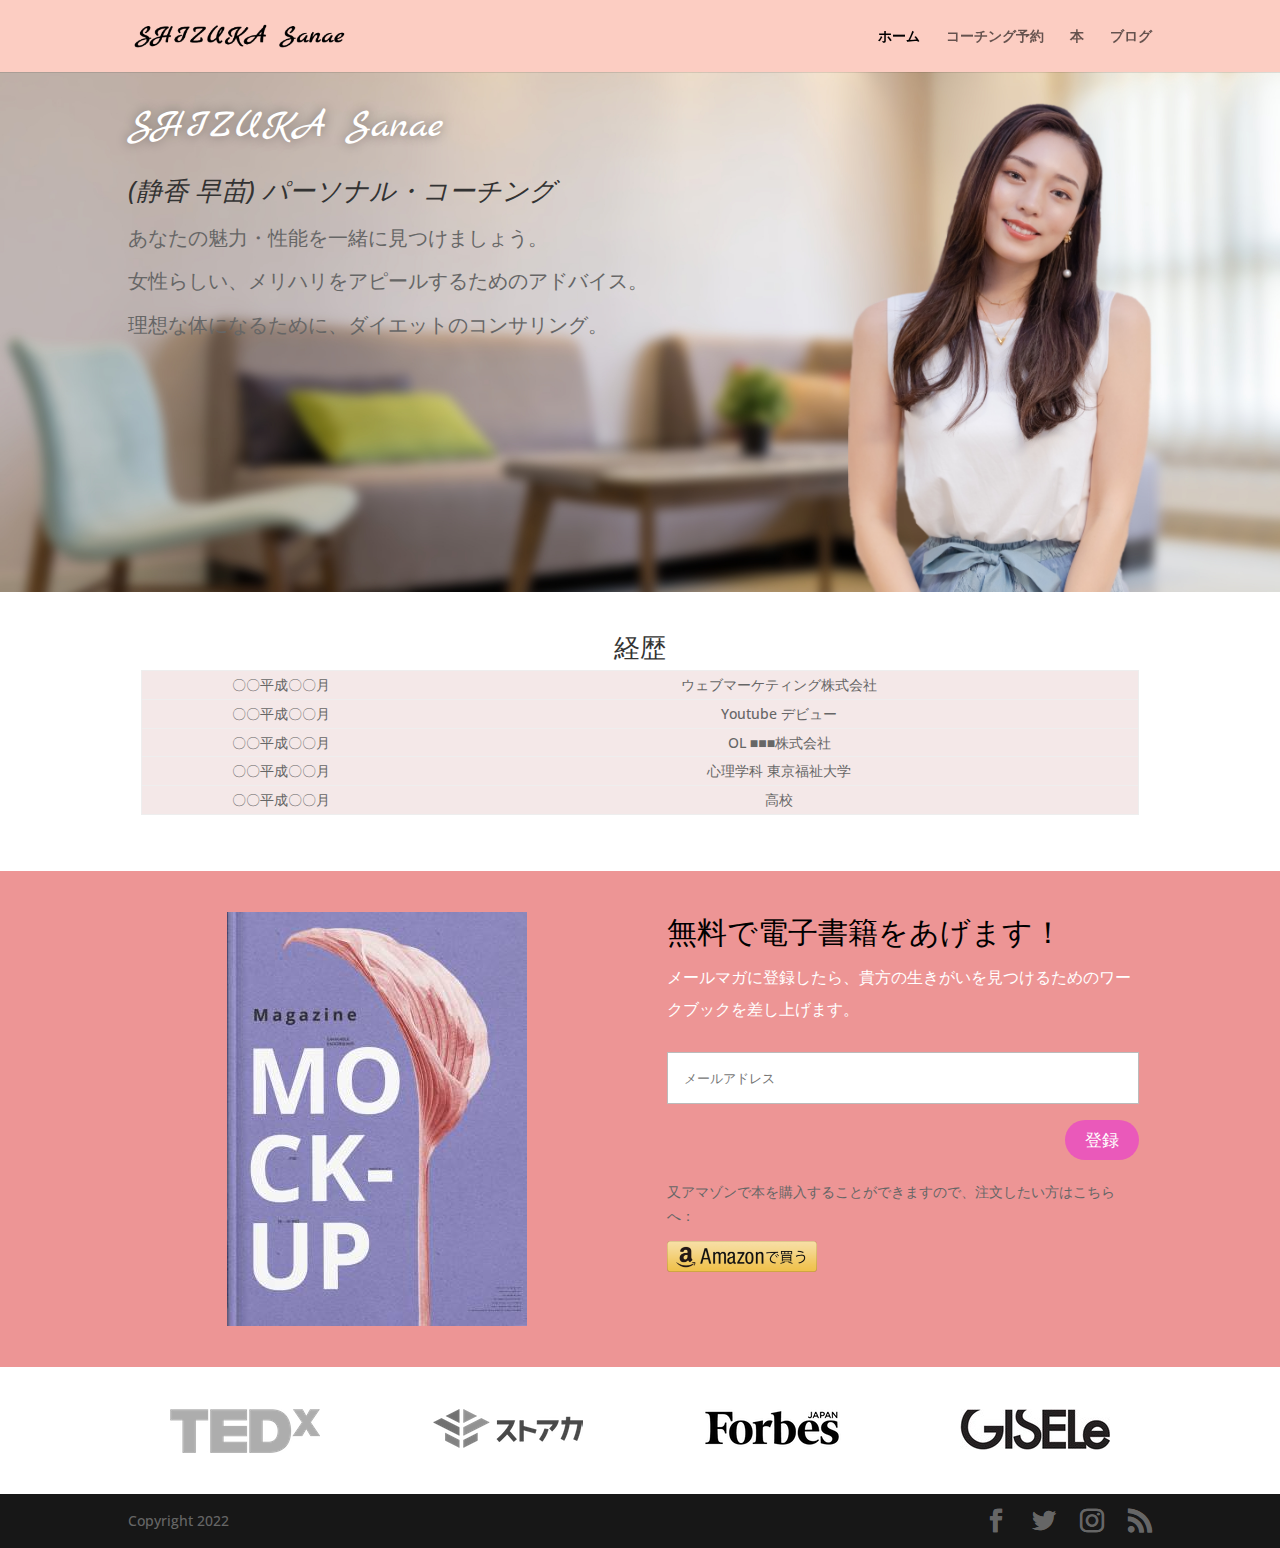
<file: demo2/index.html>
<!DOCTYPE html>
<html lang="fr-FR">
<head>
	<meta charset="UTF-8">
<meta http-equiv="X-UA-Compatible" content="IE=edge">
	<link rel="pingback" href="./xmlrpc.php">

	<script type="text/javascript">
		document.documentElement.className = 'js';
	</script>

	<title>Shizuka Sanae | Un site utilisant WordPress</title>
<meta name="robots" content="max-image-preview:large">
<script type="text/javascript">
			let jqueryParams=[],jQuery=function(r){return jqueryParams=[...jqueryParams,r],jQuery},$=function(r){return jqueryParams=[...jqueryParams,r],$};window.jQuery=jQuery,window.$=jQuery;let customHeadScripts=!1;jQuery.fn=jQuery.prototype={},$.fn=jQuery.prototype={},jQuery.noConflict=function(r){if(window.jQuery)return jQuery=window.jQuery,$=window.jQuery,customHeadScripts=!0,jQuery.noConflict},jQuery.ready=function(r){jqueryParams=[...jqueryParams,r]},$.ready=function(r){jqueryParams=[...jqueryParams,r]},jQuery.load=function(r){jqueryParams=[...jqueryParams,r]},$.load=function(r){jqueryParams=[...jqueryParams,r]},jQuery.fn.ready=function(r){jqueryParams=[...jqueryParams,r]},$.fn.ready=function(r){jqueryParams=[...jqueryParams,r]};</script><link rel="dns-prefetch" href="//fonts.googleapis.com">
<link rel="alternate" type="application/rss+xml" title="Shizuka Sanae &raquo; Flux" href="./feed/index.html">
<link rel="alternate" type="application/rss+xml" title="Shizuka Sanae &raquo; Flux des commentaires" href="./comments/feed/index.html">
<link rel="alternate" type="application/rss+xml" title="Shizuka Sanae &raquo; ホーム Flux des commentaires" href="./home/feed/index.html">
<meta content="Divi Child v.1.0.0" name="generator">
<style id="global-styles-inline-css" type="text/css">body{--wp--preset--color--black: #000000;--wp--preset--color--cyan-bluish-gray: #abb8c3;--wp--preset--color--white: #ffffff;--wp--preset--color--pale-pink: #f78da7;--wp--preset--color--vivid-red: #cf2e2e;--wp--preset--color--luminous-vivid-orange: #ff6900;--wp--preset--color--luminous-vivid-amber: #fcb900;--wp--preset--color--light-green-cyan: #7bdcb5;--wp--preset--color--vivid-green-cyan: #00d084;--wp--preset--color--pale-cyan-blue: #8ed1fc;--wp--preset--color--vivid-cyan-blue: #0693e3;--wp--preset--color--vivid-purple: #9b51e0;--wp--preset--gradient--vivid-cyan-blue-to-vivid-purple: linear-gradient(135deg,rgba(6,147,227,1) 0%,rgb(155,81,224) 100%);--wp--preset--gradient--light-green-cyan-to-vivid-green-cyan: linear-gradient(135deg,rgb(122,220,180) 0%,rgb(0,208,130) 100%);--wp--preset--gradient--luminous-vivid-amber-to-luminous-vivid-orange: linear-gradient(135deg,rgba(252,185,0,1) 0%,rgba(255,105,0,1) 100%);--wp--preset--gradient--luminous-vivid-orange-to-vivid-red: linear-gradient(135deg,rgba(255,105,0,1) 0%,rgb(207,46,46) 100%);--wp--preset--gradient--very-light-gray-to-cyan-bluish-gray: linear-gradient(135deg,rgb(238,238,238) 0%,rgb(169,184,195) 100%);--wp--preset--gradient--cool-to-warm-spectrum: linear-gradient(135deg,rgb(74,234,220) 0%,rgb(151,120,209) 20%,rgb(207,42,186) 40%,rgb(238,44,130) 60%,rgb(251,105,98) 80%,rgb(254,248,76) 100%);--wp--preset--gradient--blush-light-purple: linear-gradient(135deg,rgb(255,206,236) 0%,rgb(152,150,240) 100%);--wp--preset--gradient--blush-bordeaux: linear-gradient(135deg,rgb(254,205,165) 0%,rgb(254,45,45) 50%,rgb(107,0,62) 100%);--wp--preset--gradient--luminous-dusk: linear-gradient(135deg,rgb(255,203,112) 0%,rgb(199,81,192) 50%,rgb(65,88,208) 100%);--wp--preset--gradient--pale-ocean: linear-gradient(135deg,rgb(255,245,203) 0%,rgb(182,227,212) 50%,rgb(51,167,181) 100%);--wp--preset--gradient--electric-grass: linear-gradient(135deg,rgb(202,248,128) 0%,rgb(113,206,126) 100%);--wp--preset--gradient--midnight: linear-gradient(135deg,rgb(2,3,129) 0%,rgb(40,116,252) 100%);--wp--preset--duotone--dark-grayscale: url('#wp-duotone-dark-grayscale');--wp--preset--duotone--grayscale: url('#wp-duotone-grayscale');--wp--preset--duotone--purple-yellow: url('#wp-duotone-purple-yellow');--wp--preset--duotone--blue-red: url('#wp-duotone-blue-red');--wp--preset--duotone--midnight: url('#wp-duotone-midnight');--wp--preset--duotone--magenta-yellow: url('#wp-duotone-magenta-yellow');--wp--preset--duotone--purple-green: url('#wp-duotone-purple-green');--wp--preset--duotone--blue-orange: url('#wp-duotone-blue-orange');--wp--preset--font-size--small: 13px;--wp--preset--font-size--medium: 20px;--wp--preset--font-size--large: 36px;--wp--preset--font-size--x-large: 42px;}.has-black-color{color: var(--wp--preset--color--black) !important;}.has-cyan-bluish-gray-color{color: var(--wp--preset--color--cyan-bluish-gray) !important;}.has-white-color{color: var(--wp--preset--color--white) !important;}.has-pale-pink-color{color: var(--wp--preset--color--pale-pink) !important;}.has-vivid-red-color{color: var(--wp--preset--color--vivid-red) !important;}.has-luminous-vivid-orange-color{color: var(--wp--preset--color--luminous-vivid-orange) !important;}.has-luminous-vivid-amber-color{color: var(--wp--preset--color--luminous-vivid-amber) !important;}.has-light-green-cyan-color{color: var(--wp--preset--color--light-green-cyan) !important;}.has-vivid-green-cyan-color{color: var(--wp--preset--color--vivid-green-cyan) !important;}.has-pale-cyan-blue-color{color: var(--wp--preset--color--pale-cyan-blue) !important;}.has-vivid-cyan-blue-color{color: var(--wp--preset--color--vivid-cyan-blue) !important;}.has-vivid-purple-color{color: var(--wp--preset--color--vivid-purple) !important;}.has-black-background-color{background-color: var(--wp--preset--color--black) !important;}.has-cyan-bluish-gray-background-color{background-color: var(--wp--preset--color--cyan-bluish-gray) !important;}.has-white-background-color{background-color: var(--wp--preset--color--white) !important;}.has-pale-pink-background-color{background-color: var(--wp--preset--color--pale-pink) !important;}.has-vivid-red-background-color{background-color: var(--wp--preset--color--vivid-red) !important;}.has-luminous-vivid-orange-background-color{background-color: var(--wp--preset--color--luminous-vivid-orange) !important;}.has-luminous-vivid-amber-background-color{background-color: var(--wp--preset--color--luminous-vivid-amber) !important;}.has-light-green-cyan-background-color{background-color: var(--wp--preset--color--light-green-cyan) !important;}.has-vivid-green-cyan-background-color{background-color: var(--wp--preset--color--vivid-green-cyan) !important;}.has-pale-cyan-blue-background-color{background-color: var(--wp--preset--color--pale-cyan-blue) !important;}.has-vivid-cyan-blue-background-color{background-color: var(--wp--preset--color--vivid-cyan-blue) !important;}.has-vivid-purple-background-color{background-color: var(--wp--preset--color--vivid-purple) !important;}.has-black-border-color{border-color: var(--wp--preset--color--black) !important;}.has-cyan-bluish-gray-border-color{border-color: var(--wp--preset--color--cyan-bluish-gray) !important;}.has-white-border-color{border-color: var(--wp--preset--color--white) !important;}.has-pale-pink-border-color{border-color: var(--wp--preset--color--pale-pink) !important;}.has-vivid-red-border-color{border-color: var(--wp--preset--color--vivid-red) !important;}.has-luminous-vivid-orange-border-color{border-color: var(--wp--preset--color--luminous-vivid-orange) !important;}.has-luminous-vivid-amber-border-color{border-color: var(--wp--preset--color--luminous-vivid-amber) !important;}.has-light-green-cyan-border-color{border-color: var(--wp--preset--color--light-green-cyan) !important;}.has-vivid-green-cyan-border-color{border-color: var(--wp--preset--color--vivid-green-cyan) !important;}.has-pale-cyan-blue-border-color{border-color: var(--wp--preset--color--pale-cyan-blue) !important;}.has-vivid-cyan-blue-border-color{border-color: var(--wp--preset--color--vivid-cyan-blue) !important;}.has-vivid-purple-border-color{border-color: var(--wp--preset--color--vivid-purple) !important;}.has-vivid-cyan-blue-to-vivid-purple-gradient-background{background: var(--wp--preset--gradient--vivid-cyan-blue-to-vivid-purple) !important;}.has-light-green-cyan-to-vivid-green-cyan-gradient-background{background: var(--wp--preset--gradient--light-green-cyan-to-vivid-green-cyan) !important;}.has-luminous-vivid-amber-to-luminous-vivid-orange-gradient-background{background: var(--wp--preset--gradient--luminous-vivid-amber-to-luminous-vivid-orange) !important;}.has-luminous-vivid-orange-to-vivid-red-gradient-background{background: var(--wp--preset--gradient--luminous-vivid-orange-to-vivid-red) !important;}.has-very-light-gray-to-cyan-bluish-gray-gradient-background{background: var(--wp--preset--gradient--very-light-gray-to-cyan-bluish-gray) !important;}.has-cool-to-warm-spectrum-gradient-background{background: var(--wp--preset--gradient--cool-to-warm-spectrum) !important;}.has-blush-light-purple-gradient-background{background: var(--wp--preset--gradient--blush-light-purple) !important;}.has-blush-bordeaux-gradient-background{background: var(--wp--preset--gradient--blush-bordeaux) !important;}.has-luminous-dusk-gradient-background{background: var(--wp--preset--gradient--luminous-dusk) !important;}.has-pale-ocean-gradient-background{background: var(--wp--preset--gradient--pale-ocean) !important;}.has-electric-grass-gradient-background{background: var(--wp--preset--gradient--electric-grass) !important;}.has-midnight-gradient-background{background: var(--wp--preset--gradient--midnight) !important;}.has-small-font-size{font-size: var(--wp--preset--font-size--small) !important;}.has-medium-font-size{font-size: var(--wp--preset--font-size--medium) !important;}.has-large-font-size{font-size: var(--wp--preset--font-size--large) !important;}.has-x-large-font-size{font-size: var(--wp--preset--font-size--x-large) !important;}</style>
<link rel="stylesheet" id="et-divi-open-sans-css" href="https://fonts.googleapis.com/css?family=Open+Sans:300italic,400italic,600italic,700italic,800italic,400,300,600,700,800&#038;subset=latin,latin-ext&#038;display=swap" type="text/css" media="all">
<style id="divi-style-parent-inline-inline-css" type="text/css">/*!
Theme Name: Divi
Theme URI: http://www.elegantthemes.com/gallery/divi/
Version: 4.15.0
Description: Smart. Flexible. Beautiful. Divi is the most powerful theme in our collection.
Author: Elegant Themes
Author URI: http://www.elegantthemes.com
License: GNU General Public License v2
License URI: http://www.gnu.org/licenses/gpl-2.0.html
*/

a,abbr,acronym,address,applet,b,big,blockquote,body,center,cite,code,dd,del,dfn,div,dl,dt,em,fieldset,font,form,h1,h2,h3,h4,h5,h6,html,i,iframe,img,ins,kbd,label,legend,li,object,ol,p,pre,q,s,samp,small,span,strike,strong,sub,sup,tt,u,ul,var{margin:0;padding:0;border:0;outline:0;font-size:100%;-ms-text-size-adjust:100%;-webkit-text-size-adjust:100%;vertical-align:baseline;background:transparent}body{line-height:1}ol,ul{list-style:none}blockquote,q{quotes:none}blockquote:after,blockquote:before,q:after,q:before{content:"";content:none}blockquote{margin:20px 0 30px;border-left:5px solid;padding-left:20px}:focus{outline:0}del{text-decoration:line-through}pre{overflow:auto;padding:10px}figure{margin:0}table{border-collapse:collapse;border-spacing:0}article,aside,footer,header,hgroup,nav,section{display:block}body{font-family:Open Sans,Arial,sans-serif;font-size:14px;color:#666;background-color:#fff;line-height:1.7em;font-weight:500;-webkit-font-smoothing:antialiased;-moz-osx-font-smoothing:grayscale}body.page-template-page-template-blank-php #page-container{padding-top:0!important}body.et_cover_background{background-size:cover!important;background-position:top!important;background-repeat:no-repeat!important;background-attachment:fixed}a{color:#2ea3f2}a,a:hover{text-decoration:none}p{padding-bottom:1em}p:not(.has-background):last-of-type{padding-bottom:0}p.et_normal_padding{padding-bottom:1em}strong{font-weight:700}cite,em,i{font-style:italic}code,pre{font-family:Courier New,monospace;margin-bottom:10px}ins{text-decoration:none}sub,sup{height:0;line-height:1;position:relative;vertical-align:baseline}sup{bottom:.8em}sub{top:.3em}dl{margin:0 0 1.5em}dl dt{font-weight:700}dd{margin-left:1.5em}blockquote p{padding-bottom:0}embed,iframe,object,video{max-width:100%}h1,h2,h3,h4,h5,h6{color:#333;padding-bottom:10px;line-height:1em;font-weight:500}h1 a,h2 a,h3 a,h4 a,h5 a,h6 a{color:inherit}h1{font-size:30px}h2{font-size:26px}h3{font-size:22px}h4{font-size:18px}h5{font-size:16px}h6{font-size:14px}input{-webkit-appearance:none}input[type=checkbox]{-webkit-appearance:checkbox}input[type=radio]{-webkit-appearance:radio}input.text,input.title,input[type=email],input[type=password],input[type=tel],input[type=text],select,textarea{background-color:#fff;border:1px solid #bbb;padding:2px;color:#4e4e4e}input.text:focus,input.title:focus,input[type=text]:focus,select:focus,textarea:focus{border-color:#2d3940;color:#3e3e3e}input.text,input.title,input[type=text],select,textarea{margin:0}textarea{padding:4px}button,input,select,textarea{font-family:inherit}img{max-width:100%;height:auto}.clear{clear:both}br.clear{margin:0;padding:0}.pagination{clear:both}#et_search_icon:hover,.et-social-icon a:hover,.et_password_protected_form .et_submit_button,.form-submit .et_pb_buttontton.alt.disabled,.nav-single a,.posted_in a{color:#2ea3f2}.et-search-form,blockquote{border-color:#2ea3f2}#main-content{background-color:#fff}.container{width:80%;max-width:1080px;margin:auto;position:relative}body:not(.et-tb) #main-content .container,body:not(.et-tb-has-header) #main-content .container{padding-top:58px}.et_full_width_page #main-content .container:before{display:none}.main_title{margin-bottom:20px}.et_password_protected_form .et_submit_button:hover,.form-submit .et_pb_button:hover{background:rgba(0,0,0,.05)}.et_button_icon_visible .et_pb_button{padding-right:2em;padding-left:.7em}.et_button_icon_visible .et_pb_button:after{opacity:1;margin-left:0}.et_button_left .et_pb_button:hover:after{left:.15em}.et_button_left .et_pb_button:after{margin-left:0;left:1em}.et_button_icon_visible.et_button_left .et_pb_button,.et_button_left .et_pb_button:hover,.et_button_left .et_pb_module .et_pb_button:hover{padding-left:2em;padding-right:.7em}.et_button_icon_visible.et_button_left .et_pb_button:after,.et_button_left .et_pb_button:hover:after{left:.15em}.et_password_protected_form .et_submit_button:hover,.form-submit .et_pb_button:hover{padding:.3em 1em}.et_button_no_icon .et_pb_button:after{display:none}.et_button_no_icon.et_button_icon_visible.et_button_left .et_pb_button,.et_button_no_icon.et_button_left .et_pb_button:hover,.et_button_no_icon .et_pb_button,.et_button_no_icon .et_pb_button:hover{padding:.3em 1em!important}.et_button_custom_icon .et_pb_button:after{line-height:1.7em}.et_button_custom_icon.et_button_icon_visible .et_pb_button:after,.et_button_custom_icon .et_pb_button:hover:after{margin-left:.3em}#left-area .post_format-post-format-gallery .wp-block-gallery:first-of-type{padding:0;margin-bottom:-16px}.entry-content table:not(.variations){border:1px solid #eee;margin:0 0 15px;text-align:left;width:100%}.entry-content thead th,.entry-content tr th{color:#555;font-weight:700;padding:9px 24px}.entry-content tr td{border-top:1px solid #eee;padding:6px 24px}#left-area ul,.entry-content ul,.et-l--body ul,.et-l--footer ul,.et-l--header ul{list-style-type:disc;padding:0 0 23px 1em;line-height:26px}#left-area ol,.entry-content ol,.et-l--body ol,.et-l--footer ol,.et-l--header ol{list-style-type:decimal;list-style-position:inside;padding:0 0 23px;line-height:26px}#left-area ul li ul,.entry-content ul li ol{padding:2px 0 2px 20px}#left-area ol li ul,.entry-content ol li ol,.et-l--body ol li ol,.et-l--footer ol li ol,.et-l--header ol li ol{padding:2px 0 2px 35px}#left-area ul.wp-block-gallery{display:-webkit-box;display:-ms-flexbox;display:flex;-ms-flex-wrap:wrap;flex-wrap:wrap;list-style-type:none;padding:0}#left-area ul.products{padding:0!important;line-height:1.7!important;list-style:none!important}.gallery-item a{display:block}.gallery-caption,.gallery-item a{width:90%}#wpadminbar{z-index:100001}#left-area .post-meta{font-size:14px;padding-bottom:15px}#left-area .post-meta a{text-decoration:none;color:#666}#left-area .et_featured_image{padding-bottom:7px}.single .post{padding-bottom:25px}body.single .et_audio_content{margin-bottom:-6px}.nav-single a{text-decoration:none;color:#2ea3f2;font-size:14px;font-weight:400}.nav-previous{float:left}.nav-next{float:right}.et_password_protected_form p input{background-color:#eee;border:none!important;width:100%!important;border-radius:0!important;font-size:14px;color:#999!important;padding:16px!important;-webkit-box-sizing:border-box;box-sizing:border-box}.et_password_protected_form label{display:none}.et_password_protected_form .et_submit_button{font-family:inherit;display:block;float:right;margin:8px auto 0;cursor:pointer}.post-password-required p.nocomments.container{max-width:100%}.post-password-required p.nocomments.container:before{display:none}.aligncenter,div.post .new-post .aligncenter{display:block;margin-left:auto;margin-right:auto}.wp-caption{border:1px solid #ddd;text-align:center;background-color:#f3f3f3;margin-bottom:10px;max-width:96%;padding:8px}.wp-caption.alignleft{margin:0 30px 20px 0}.wp-caption.alignright{margin:0 0 20px 30px}.wp-caption img{margin:0;padding:0;border:0}.wp-caption p.wp-caption-text{font-size:12px;padding:0 4px 5px;margin:0}.alignright{float:right}.alignleft{float:left}img.alignleft{display:inline;float:left;margin-right:15px}img.alignright{display:inline;float:right;margin-left:15px}.page.et_pb_pagebuilder_layout #main-content{background-color:transparent}body #main-content .et_builder_inner_content>h1,body #main-content .et_builder_inner_content>h2,body #main-content .et_builder_inner_content>h3,body #main-content .et_builder_inner_content>h4,body #main-content .et_builder_inner_content>h5,body #main-content .et_builder_inner_content>h6{line-height:1.4em}body #main-content .et_builder_inner_content>p{line-height:1.7em}.wp-block-pullquote{margin:20px 0 30px}.wp-block-pullquote.has-background blockquote{border-left:none}.wp-block-group.has-background{padding:1.5em 1.5em .5em}@media (min-width:981px){#left-area{width:79.125%;padding-bottom:23px}#main-content .container:before{content:"";position:absolute;top:0;height:100%;width:1px;background-color:#e2e2e2}.et_full_width_page #left-area,.et_no_sidebar #left-area{float:none;width:100%!important}.et_full_width_page #left-area{padding-bottom:0}.et_no_sidebar #main-content .container:before{display:none}}@media (max-width:980px){#page-container{padding-top:80px}.et-tb #page-container,.et-tb-has-header #page-container{padding-top:0!important}#left-area,#sidebar{width:100%!important}#main-content .container:before{display:none!important}.et_full_width_page .et_gallery_item:nth-child(4n+1){clear:none}}@media print{#page-container{padding-top:0!important}}#wp-admin-bar-et-use-visual-builder a:before{font-family:ETmodules!important;content:"\e625";font-size:30px!important;width:28px;margin-top:-3px;color:#974df3!important}#wp-admin-bar-et-use-visual-builder:hover a:before{color:#fff!important}#wp-admin-bar-et-use-visual-builder:hover a,#wp-admin-bar-et-use-visual-builder a:hover{transition:background-color .5s ease;-webkit-transition:background-color .5s ease;-moz-transition:background-color .5s ease;background-color:#7e3bd0!important;color:#fff!important}* html .clearfix,:first-child+html .clearfix{zoom:1}.iphone .et_pb_section_video_bg video::-webkit-media-controls-start-playback-button{display:none!important;-webkit-appearance:none}.et_mobile_device .et_pb_section_parallax .et_pb_parallax_css{background-attachment:scroll}.et-social-facebook a.icon:before{content:"\e093"}.et-social-twitter a.icon:before{content:"\e094"}.et-social-google-plus a.icon:before{content:"\e096"}.et-social-instagram a.icon:before{content:"\e09a"}.et-social-rss a.icon:before{content:"\e09e"}.ai1ec-single-event:after{content:" ";display:table;clear:both}.evcal_event_details .evcal_evdata_cell .eventon_details_shading_bot.eventon_details_shading_bot{z-index:3}.wp-block-divi-layout{margin-bottom:1em}*{-webkit-box-sizing:border-box;box-sizing:border-box}#et-info-email:before,#et-info-phone:before,#et_search_icon:before,.comment-reply-link:after,.et-cart-info span:before,.et-pb-arrow-next:before,.et-pb-arrow-prev:before,.et-social-icon a:before,.et_audio_container .mejs-playpause-button button:before,.et_audio_container .mejs-volume-button button:before,.et_overlay:before,.et_password_protected_form .et_submit_button:after,.et_pb_button:after,.et_pb_contact_reset:after,.et_pb_contact_submit:after,.et_pb_font_icon:before,.et_pb_newsletter_button:after,.et_pb_pricing_table_button:after,.et_pb_promo_button:after,.et_pb_testimonial:before,.et_pb_toggle_title:before,.form-submit .et_pb_button:after,.mobile_menu_bar:before,a.et_pb_more_button:after{font-family:ETmodules!important;speak:none;font-style:normal;font-weight:400;-webkit-font-feature-settings:normal;font-feature-settings:normal;font-variant:normal;text-transform:none;line-height:1;-webkit-font-smoothing:antialiased;-moz-osx-font-smoothing:grayscale;text-shadow:0 0;direction:ltr}.et-pb-icon,.et_pb_custom_button_icon.et_pb_button:after,.et_pb_login .et_pb_custom_button_icon.et_pb_button:after,.et_pb_woo_custom_button_icon .button.et_pb_custom_button_icon.et_pb_button:after,.et_pb_woo_custom_button_icon .button.et_pb_custom_button_icon.et_pb_button:hover:after{content:attr(data-icon)}.et-pb-icon{font-family:ETmodules;speak:none;font-weight:400;-webkit-font-feature-settings:normal;font-feature-settings:normal;font-variant:normal;text-transform:none;line-height:1;-webkit-font-smoothing:antialiased;font-size:96px;font-style:normal;display:inline-block;-webkit-box-sizing:border-box;box-sizing:border-box;direction:ltr}#et-ajax-saving{display:none;-webkit-transition:background .3s,-webkit-box-shadow .3s;transition:background .3s,-webkit-box-shadow .3s;transition:background .3s,box-shadow .3s;transition:background .3s,box-shadow .3s,-webkit-box-shadow .3s;-webkit-box-shadow:rgba(0,139,219,.247059) 0 0 60px;box-shadow:0 0 60px rgba(0,139,219,.247059);position:fixed;top:50%;left:50%;width:50px;height:50px;background:#fff;border-radius:50px;margin:-25px 0 0 -25px;z-index:999999;text-align:center}#et-ajax-saving img{margin:9px}.et-safe-mode-indicator,.et-safe-mode-indicator:focus,.et-safe-mode-indicator:hover{-webkit-box-shadow:0 5px 10px rgba(41,196,169,.15);box-shadow:0 5px 10px rgba(41,196,169,.15);background:#29c4a9;color:#fff;font-size:14px;font-weight:600;padding:12px;line-height:16px;border-radius:3px;position:fixed;bottom:30px;right:30px;z-index:999999;text-decoration:none;font-family:Open Sans,sans-serif;-webkit-font-smoothing:antialiased;-moz-osx-font-smoothing:grayscale}.et_pb_button{font-size:20px;font-weight:500;padding:.3em 1em;line-height:1.7em!important;background-color:transparent;background-size:cover;background-position:50%;background-repeat:no-repeat;border:2px solid;border-radius:3px;-webkit-transition-duration:.2s;transition-duration:.2s;-webkit-transition-property:all!important;transition-property:all!important}.et_pb_button,.et_pb_button_inner{position:relative}.et_pb_button:hover,.et_pb_module .et_pb_button:hover{border:2px solid transparent;padding:.3em 2em .3em .7em}.et_pb_button:hover{background-color:hsla(0,0%,100%,.2)}.et_pb_bg_layout_light.et_pb_button:hover,.et_pb_bg_layout_light .et_pb_button:hover{background-color:rgba(0,0,0,.05)}.et_pb_button:after,.et_pb_button:before{font-size:32px;line-height:1em;content:"\35";opacity:0;position:absolute;margin-left:-1em;-webkit-transition:all .2s;transition:all .2s;text-transform:none;-webkit-font-feature-settings:"kern" off;font-feature-settings:"kern" off;font-variant:none;font-style:normal;font-weight:400;text-shadow:none}.et_pb_button.et_hover_enabled:hover:after,.et_pb_button.et_pb_hovered:hover:after{-webkit-transition:none!important;transition:none!important}.et_pb_button:before{display:none}.et_pb_button:hover:after{opacity:1;margin-left:0}.et_pb_column_1_3 h1,.et_pb_column_1_4 h1,.et_pb_column_1_5 h1,.et_pb_column_1_6 h1,.et_pb_column_2_5 h1{font-size:26px}.et_pb_column_1_3 h2,.et_pb_column_1_4 h2,.et_pb_column_1_5 h2,.et_pb_column_1_6 h2,.et_pb_column_2_5 h2{font-size:23px}.et_pb_column_1_3 h3,.et_pb_column_1_4 h3,.et_pb_column_1_5 h3,.et_pb_column_1_6 h3,.et_pb_column_2_5 h3{font-size:20px}.et_pb_column_1_3 h4,.et_pb_column_1_4 h4,.et_pb_column_1_5 h4,.et_pb_column_1_6 h4,.et_pb_column_2_5 h4{font-size:18px}.et_pb_column_1_3 h5,.et_pb_column_1_4 h5,.et_pb_column_1_5 h5,.et_pb_column_1_6 h5,.et_pb_column_2_5 h5{font-size:16px}.et_pb_column_1_3 h6,.et_pb_column_1_4 h6,.et_pb_column_1_5 h6,.et_pb_column_1_6 h6,.et_pb_column_2_5 h6{font-size:15px}.et_pb_bg_layout_dark,.et_pb_bg_layout_dark h1,.et_pb_bg_layout_dark h2,.et_pb_bg_layout_dark h3,.et_pb_bg_layout_dark h4,.et_pb_bg_layout_dark h5,.et_pb_bg_layout_dark h6{color:#fff!important}.et_pb_module.et_pb_text_align_left{text-align:left}.et_pb_module.et_pb_text_align_center{text-align:center}.et_pb_module.et_pb_text_align_right{text-align:right}.et_pb_module.et_pb_text_align_justified{text-align:justify}.clearfix:after{visibility:hidden;display:block;font-size:0;content:" ";clear:both;height:0}.et_pb_bg_layout_light .et_pb_more_button{color:#2ea3f2}.et_builder_inner_content{position:relative;z-index:1}header .et_builder_inner_content{z-index:2}.et_pb_css_mix_blend_mode_passthrough{mix-blend-mode:unset!important}.et_pb_image_container{margin:-20px -20px 29px}.et_pb_module_inner{position:relative}.et_hover_enabled_preview{z-index:2}.et_hover_enabled:hover{position:relative;z-index:2}.et_pb_all_tabs,.et_pb_module,.et_pb_posts_nav a,.et_pb_tab,.et_pb_with_background{position:relative;background-size:cover;background-position:50%;background-repeat:no-repeat}.et_pb_background_mask,.et_pb_background_pattern{bottom:0;left:0;position:absolute;right:0;top:0}.et_pb_background_mask{background-size:calc(100% + 2px) calc(100% + 2px);background-repeat:no-repeat;background-position:50%;overflow:hidden}.et_pb_background_pattern{background-position:0 0;background-repeat:repeat}.et_pb_with_border{position:relative;border:0 solid #333}.post-password-required .et_pb_row{padding:0;width:100%}.post-password-required .et_password_protected_form{min-height:0}body.et_pb_pagebuilder_layout.et_pb_show_title .post-password-required .et_password_protected_form h1,body:not(.et_pb_pagebuilder_layout) .post-password-required .et_password_protected_form h1{display:none}.et_pb_no_bg{padding:0!important}.et_overlay.et_pb_inline_icon:before,.et_pb_inline_icon:before{content:attr(data-icon)}.et_pb_more_button{color:inherit;text-shadow:none;text-decoration:none;display:inline-block;margin-top:20px}.et_parallax_bg_wrap{overflow:hidden;position:absolute;top:0;right:0;bottom:0;left:0}.et_parallax_bg{background-repeat:no-repeat;background-position:top;background-size:cover;position:absolute;bottom:0;left:0;width:100%;height:100%;display:block}.et_parallax_bg.et_parallax_bg__hover,.et_parallax_bg.et_parallax_bg_phone,.et_parallax_bg.et_parallax_bg_tablet,.et_parallax_gradient.et_parallax_gradient__hover,.et_parallax_gradient.et_parallax_gradient_phone,.et_parallax_gradient.et_parallax_gradient_tablet,.et_pb_section_parallax_hover:hover .et_parallax_bg:not(.et_parallax_bg__hover),.et_pb_section_parallax_hover:hover .et_parallax_gradient:not(.et_parallax_gradient__hover){display:none}.et_pb_section_parallax_hover:hover .et_parallax_bg.et_parallax_bg__hover,.et_pb_section_parallax_hover:hover .et_parallax_gradient.et_parallax_gradient__hover{display:block}.et_parallax_gradient{bottom:0;display:block;left:0;position:absolute;right:0;top:0}.et_pb_module.et_pb_section_parallax,.et_pb_posts_nav a.et_pb_section_parallax,.et_pb_tab.et_pb_section_parallax{position:relative}.et_pb_section_parallax .et_pb_parallax_css,.et_pb_slides .et_parallax_bg.et_pb_parallax_css{background-attachment:fixed}body.et-bfb .et_pb_section_parallax .et_pb_parallax_css,body.et-bfb .et_pb_slides .et_parallax_bg.et_pb_parallax_css{background-attachment:scroll;bottom:auto}.et_pb_section_parallax.et_pb_column .et_pb_module,.et_pb_section_parallax.et_pb_row .et_pb_column,.et_pb_section_parallax.et_pb_row .et_pb_module{z-index:9;position:relative}.et_pb_more_button:hover:after{opacity:1;margin-left:0}.et_pb_preload .et_pb_section_video_bg,.et_pb_preload>div{visibility:hidden}.et_pb_preload,.et_pb_section.et_pb_section_video.et_pb_preload{position:relative;background:#464646!important}.et_pb_preload:before{content:"";position:absolute;top:50%;left:50%;background:url(./wp-content/themes/Divi/includes/builder/styles/images/preloader.gif) no-repeat;border-radius:32px;width:32px;height:32px;margin:-16px 0 0 -16px}.box-shadow-overlay{position:absolute;top:0;left:0;width:100%;height:100%;z-index:10;pointer-events:none}.et_pb_section>.box-shadow-overlay~.et_pb_row{z-index:11}.et_pb_row>.box-shadow-overlay{z-index:8}.has-box-shadow-overlay{position:relative}.et_clickable{cursor:pointer}.screen-reader-text{border:0;clip:rect(1px,1px,1px,1px);-webkit-clip-path:inset(50%);clip-path:inset(50%);height:1px;margin:-1px;overflow:hidden;padding:0;position:absolute!important;width:1px;word-wrap:normal!important}.et_multi_view_hidden,.et_multi_view_hidden_image{display:none!important}@keyframes multi-view-image-fade{0%{opacity:0}10%{opacity:.1}20%{opacity:.2}30%{opacity:.3}40%{opacity:.4}50%{opacity:.5}60%{opacity:.6}70%{opacity:.7}80%{opacity:.8}90%{opacity:.9}to{opacity:1}}.et_multi_view_image__loading{visibility:hidden}.et_multi_view_image__loaded{-webkit-animation:multi-view-image-fade .5s;animation:multi-view-image-fade .5s}#et-pb-motion-effects-offset-tracker{visibility:hidden!important;opacity:0;position:absolute;top:0;left:0}.et-pb-before-scroll-animation{opacity:0}header.et-l.et-l--header:after{clear:both;display:block;content:""}.et_pb_module{-webkit-animation-timing-function:linear;animation-timing-function:linear;-webkit-animation-duration:.2s;animation-duration:.2s}@-webkit-keyframes fadeBottom{0%{opacity:0;-webkit-transform:translateY(10%);transform:translateY(10%)}to{opacity:1;-webkit-transform:translateY(0);transform:translateY(0)}}@keyframes fadeBottom{0%{opacity:0;-webkit-transform:translateY(10%);transform:translateY(10%)}to{opacity:1;-webkit-transform:translateY(0);transform:translateY(0)}}@-webkit-keyframes fadeLeft{0%{opacity:0;-webkit-transform:translateX(-10%);transform:translateX(-10%)}to{opacity:1;-webkit-transform:translateX(0);transform:translateX(0)}}@keyframes fadeLeft{0%{opacity:0;-webkit-transform:translateX(-10%);transform:translateX(-10%)}to{opacity:1;-webkit-transform:translateX(0);transform:translateX(0)}}@-webkit-keyframes fadeRight{0%{opacity:0;-webkit-transform:translateX(10%);transform:translateX(10%)}to{opacity:1;-webkit-transform:translateX(0);transform:translateX(0)}}@keyframes fadeRight{0%{opacity:0;-webkit-transform:translateX(10%);transform:translateX(10%)}to{opacity:1;-webkit-transform:translateX(0);transform:translateX(0)}}@-webkit-keyframes fadeTop{0%{opacity:0;-webkit-transform:translateY(-10%);transform:translateY(-10%)}to{opacity:1;-webkit-transform:translateX(0);transform:translateX(0)}}@keyframes fadeTop{0%{opacity:0;-webkit-transform:translateY(-10%);transform:translateY(-10%)}to{opacity:1;-webkit-transform:translateX(0);transform:translateX(0)}}@-webkit-keyframes fadeIn{0%{opacity:0}to{opacity:1}}@keyframes fadeIn{0%{opacity:0}to{opacity:1}}.et-waypoint:not(.et_pb_counters){opacity:0}@media (min-width:981px){.et_pb_section.et_section_specialty div.et_pb_row .et_pb_column .et_pb_column .et_pb_module.et-last-child,.et_pb_section.et_section_specialty div.et_pb_row .et_pb_column .et_pb_column .et_pb_module:last-child,.et_pb_section.et_section_specialty div.et_pb_row .et_pb_column .et_pb_row_inner .et_pb_column .et_pb_module.et-last-child,.et_pb_section.et_section_specialty div.et_pb_row .et_pb_column .et_pb_row_inner .et_pb_column .et_pb_module:last-child,.et_pb_section div.et_pb_row .et_pb_column .et_pb_module.et-last-child,.et_pb_section div.et_pb_row .et_pb_column .et_pb_module:last-child{margin-bottom:0}}@media (max-width:980px){.et_overlay.et_pb_inline_icon_tablet:before,.et_pb_inline_icon_tablet:before{content:attr(data-icon-tablet)}.et_parallax_bg.et_parallax_bg_tablet_exist,.et_parallax_gradient.et_parallax_gradient_tablet_exist{display:none}.et_parallax_bg.et_parallax_bg_tablet,.et_parallax_gradient.et_parallax_gradient_tablet{display:block}.et_pb_column .et_pb_module{margin-bottom:30px}.et_pb_row .et_pb_column .et_pb_module.et-last-child,.et_pb_row .et_pb_column .et_pb_module:last-child,.et_section_specialty .et_pb_row .et_pb_column .et_pb_module.et-last-child,.et_section_specialty .et_pb_row .et_pb_column .et_pb_module:last-child{margin-bottom:0}.et_pb_more_button{display:inline-block!important}.et_pb_bg_layout_light_tablet.et_pb_button,.et_pb_bg_layout_light_tablet.et_pb_module.et_pb_button,.et_pb_bg_layout_light_tablet .et_pb_more_button{color:#2ea3f2}.et_pb_bg_layout_light_tablet .et_pb_forgot_password a{color:#666}.et_pb_bg_layout_light_tablet h1,.et_pb_bg_layout_light_tablet h2,.et_pb_bg_layout_light_tablet h3,.et_pb_bg_layout_light_tablet h4,.et_pb_bg_layout_light_tablet h5,.et_pb_bg_layout_light_tablet h6{color:#333!important}.et_pb_module .et_pb_bg_layout_light_tablet.et_pb_button{color:#2ea3f2!important}.et_pb_bg_layout_light_tablet{color:#666!important}.et_pb_bg_layout_dark_tablet,.et_pb_bg_layout_dark_tablet h1,.et_pb_bg_layout_dark_tablet h2,.et_pb_bg_layout_dark_tablet h3,.et_pb_bg_layout_dark_tablet h4,.et_pb_bg_layout_dark_tablet h5,.et_pb_bg_layout_dark_tablet h6{color:#fff!important}.et_pb_bg_layout_dark_tablet.et_pb_button,.et_pb_bg_layout_dark_tablet.et_pb_module.et_pb_button,.et_pb_bg_layout_dark_tablet .et_pb_more_button{color:inherit}.et_pb_bg_layout_dark_tablet .et_pb_forgot_password a{color:#fff}.et_pb_module.et_pb_text_align_left-tablet{text-align:left}.et_pb_module.et_pb_text_align_center-tablet{text-align:center}.et_pb_module.et_pb_text_align_right-tablet{text-align:right}.et_pb_module.et_pb_text_align_justified-tablet{text-align:justify}}@media (max-width:767px){.et_pb_more_button{display:inline-block!important}.et_overlay.et_pb_inline_icon_phone:before,.et_pb_inline_icon_phone:before{content:attr(data-icon-phone)}.et_parallax_bg.et_parallax_bg_phone_exist,.et_parallax_gradient.et_parallax_gradient_phone_exist{display:none}.et_parallax_bg.et_parallax_bg_phone,.et_parallax_gradient.et_parallax_gradient_phone{display:block}.et-hide-mobile{display:none!important}.et_pb_bg_layout_light_phone.et_pb_button,.et_pb_bg_layout_light_phone.et_pb_module.et_pb_button,.et_pb_bg_layout_light_phone .et_pb_more_button{color:#2ea3f2}.et_pb_bg_layout_light_phone .et_pb_forgot_password a{color:#666}.et_pb_bg_layout_light_phone h1,.et_pb_bg_layout_light_phone h2,.et_pb_bg_layout_light_phone h3,.et_pb_bg_layout_light_phone h4,.et_pb_bg_layout_light_phone h5,.et_pb_bg_layout_light_phone h6{color:#333!important}.et_pb_module .et_pb_bg_layout_light_phone.et_pb_button{color:#2ea3f2!important}.et_pb_bg_layout_light_phone{color:#666!important}.et_pb_bg_layout_dark_phone,.et_pb_bg_layout_dark_phone h1,.et_pb_bg_layout_dark_phone h2,.et_pb_bg_layout_dark_phone h3,.et_pb_bg_layout_dark_phone h4,.et_pb_bg_layout_dark_phone h5,.et_pb_bg_layout_dark_phone h6{color:#fff!important}.et_pb_bg_layout_dark_phone.et_pb_button,.et_pb_bg_layout_dark_phone.et_pb_module.et_pb_button,.et_pb_bg_layout_dark_phone .et_pb_more_button{color:inherit}.et_pb_module .et_pb_bg_layout_dark_phone.et_pb_button{color:#fff!important}.et_pb_bg_layout_dark_phone .et_pb_forgot_password a{color:#fff}.et_pb_module.et_pb_text_align_left-phone{text-align:left}.et_pb_module.et_pb_text_align_center-phone{text-align:center}.et_pb_module.et_pb_text_align_right-phone{text-align:right}.et_pb_module.et_pb_text_align_justified-phone{text-align:justify}}@media (max-width:479px){a.et_pb_more_button{display:block}}@media (min-width:768px) and (max-width:980px){[data-et-multi-view-load-tablet-hidden=true]:not(.et_multi_view_swapped){display:none!important}}@media (max-width:767px){[data-et-multi-view-load-phone-hidden=true]:not(.et_multi_view_swapped){display:none!important}}.et_pb_menu.et_pb_menu--style-inline_centered_logo .et_pb_menu__menu nav ul{-webkit-box-pack:center;-ms-flex-pack:center;justify-content:center}@-webkit-keyframes multi-view-image-fade{0%{-webkit-transform:scale(1);transform:scale(1);opacity:1}50%{-webkit-transform:scale(1.01);transform:scale(1.01);opacity:1}to{-webkit-transform:scale(1);transform:scale(1);opacity:1}}</style>
<style id="divi-dynamic-critical-inline-css" type="text/css">@font-face{font-family:ETmodules;font-display:block;src:url(./wp-content/themes/Divi/core/admin/fonts/modules/all/modules.eot);src:url(./wp-content/themes/Divi/core/admin/fonts/modules/all/modules.eot?#iefix) format("embedded-opentype"),url(./wp-content/themes/Divi/core/admin/fonts/modules/all/modules.ttf) format("truetype"),url(./wp-content/themes/Divi/core/admin/fonts/modules/all/modules.woff) format("woff"),url(./wp-content/themes/Divi/core/admin/fonts/modules/all/modules.svg#ETmodules) format("svg");font-weight:400;font-style:normal}
@media (min-width:981px){.et_pb_gutters3 .et_pb_column,.et_pb_gutters3.et_pb_row .et_pb_column{margin-right:5.5%}.et_pb_gutters3 .et_pb_column_4_4,.et_pb_gutters3.et_pb_row .et_pb_column_4_4{width:100%}.et_pb_gutters3 .et_pb_column_4_4 .et_pb_module,.et_pb_gutters3.et_pb_row .et_pb_column_4_4 .et_pb_module{margin-bottom:2.75%}.et_pb_gutters3 .et_pb_column_3_4,.et_pb_gutters3.et_pb_row .et_pb_column_3_4{width:73.625%}.et_pb_gutters3 .et_pb_column_3_4 .et_pb_module,.et_pb_gutters3.et_pb_row .et_pb_column_3_4 .et_pb_module{margin-bottom:3.735%}.et_pb_gutters3 .et_pb_column_2_3,.et_pb_gutters3.et_pb_row .et_pb_column_2_3{width:64.833%}.et_pb_gutters3 .et_pb_column_2_3 .et_pb_module,.et_pb_gutters3.et_pb_row .et_pb_column_2_3 .et_pb_module{margin-bottom:4.242%}.et_pb_gutters3 .et_pb_column_3_5,.et_pb_gutters3.et_pb_row .et_pb_column_3_5{width:57.8%}.et_pb_gutters3 .et_pb_column_3_5 .et_pb_module,.et_pb_gutters3.et_pb_row .et_pb_column_3_5 .et_pb_module{margin-bottom:4.758%}.et_pb_gutters3 .et_pb_column_1_2,.et_pb_gutters3.et_pb_row .et_pb_column_1_2{width:47.25%}.et_pb_gutters3 .et_pb_column_1_2 .et_pb_module,.et_pb_gutters3.et_pb_row .et_pb_column_1_2 .et_pb_module{margin-bottom:5.82%}.et_pb_gutters3 .et_pb_column_2_5,.et_pb_gutters3.et_pb_row .et_pb_column_2_5{width:36.7%}.et_pb_gutters3 .et_pb_column_2_5 .et_pb_module,.et_pb_gutters3.et_pb_row .et_pb_column_2_5 .et_pb_module{margin-bottom:7.493%}.et_pb_gutters3 .et_pb_column_1_3,.et_pb_gutters3.et_pb_row .et_pb_column_1_3{width:29.6667%}.et_pb_gutters3 .et_pb_column_1_3 .et_pb_module,.et_pb_gutters3.et_pb_row .et_pb_column_1_3 .et_pb_module{margin-bottom:9.27%}.et_pb_gutters3 .et_pb_column_1_4,.et_pb_gutters3.et_pb_row .et_pb_column_1_4{width:20.875%}.et_pb_gutters3 .et_pb_column_1_4 .et_pb_module,.et_pb_gutters3.et_pb_row .et_pb_column_1_4 .et_pb_module{margin-bottom:13.174%}.et_pb_gutters3 .et_pb_column_1_5,.et_pb_gutters3.et_pb_row .et_pb_column_1_5{width:15.6%}.et_pb_gutters3 .et_pb_column_1_5 .et_pb_module,.et_pb_gutters3.et_pb_row .et_pb_column_1_5 .et_pb_module{margin-bottom:17.628%}.et_pb_gutters3 .et_pb_column_1_6,.et_pb_gutters3.et_pb_row .et_pb_column_1_6{width:12.0833%}.et_pb_gutters3 .et_pb_column_1_6 .et_pb_module,.et_pb_gutters3.et_pb_row .et_pb_column_1_6 .et_pb_module{margin-bottom:22.759%}.et_pb_gutters3 .et_full_width_page.woocommerce-page ul.products li.product{width:20.875%;margin-right:5.5%;margin-bottom:5.5%}.et_pb_gutters3.et_left_sidebar.woocommerce-page #main-content ul.products li.product,.et_pb_gutters3.et_right_sidebar.woocommerce-page #main-content ul.products li.product{width:28.353%;margin-right:7.47%}.et_pb_gutters3.et_left_sidebar.woocommerce-page #main-content ul.products.columns-1 li.product,.et_pb_gutters3.et_right_sidebar.woocommerce-page #main-content ul.products.columns-1 li.product{width:100%;margin-right:0}.et_pb_gutters3.et_left_sidebar.woocommerce-page #main-content ul.products.columns-2 li.product,.et_pb_gutters3.et_right_sidebar.woocommerce-page #main-content ul.products.columns-2 li.product{width:48%;margin-right:4%}.et_pb_gutters3.et_left_sidebar.woocommerce-page #main-content ul.products.columns-2 li:nth-child(2n+2),.et_pb_gutters3.et_right_sidebar.woocommerce-page #main-content ul.products.columns-2 li:nth-child(2n+2){margin-right:0}.et_pb_gutters3.et_left_sidebar.woocommerce-page #main-content ul.products.columns-2 li:nth-child(3n+1),.et_pb_gutters3.et_right_sidebar.woocommerce-page #main-content ul.products.columns-2 li:nth-child(3n+1){clear:none}}
#et-secondary-menu li,#top-menu li{word-wrap:break-word}.nav li ul,.et_mobile_menu{border-color:#2EA3F2}.mobile_menu_bar:before,.mobile_menu_bar:after,#top-menu li.current-menu-ancestor>a,#top-menu li.current-menu-item>a{color:#2EA3F2}#main-header{-webkit-transition:background-color 0.4s, color 0.4s, opacity 0.4s ease-in-out, -webkit-transform 0.4s;transition:background-color 0.4s, color 0.4s, opacity 0.4s ease-in-out, -webkit-transform 0.4s;transition:background-color 0.4s, color 0.4s, transform 0.4s, opacity 0.4s ease-in-out;transition:background-color 0.4s, color 0.4s, transform 0.4s, opacity 0.4s ease-in-out, -webkit-transform 0.4s}#main-header.et-disabled-animations *{-webkit-transition-duration:0s !important;transition-duration:0s !important}.container{text-align:left;position:relative}.et_fixed_nav.et_show_nav #page-container{padding-top:80px}.et_fixed_nav.et_show_nav.et-tb #page-container,.et_fixed_nav.et_show_nav.et-tb-has-header #page-container{padding-top:0 !important}.et_fixed_nav.et_show_nav.et_secondary_nav_enabled #page-container{padding-top:111px}.et_fixed_nav.et_show_nav.et_secondary_nav_enabled.et_header_style_centered #page-container{padding-top:177px}.et_fixed_nav.et_show_nav.et_header_style_centered #page-container{padding-top:147px}.et_fixed_nav #main-header{position:fixed}.et_header_style_left #et-top-navigation{padding-top:33px}.et_header_style_left #et-top-navigation nav>ul>li>a{padding-bottom:33px}.et_header_style_left .logo_container{position:absolute;height:100%;width:100%}.et_header_style_left #et-top-navigation .mobile_menu_bar{padding-bottom:24px}.et_hide_search_icon #et_top_search{display:none !important}#logo{width:auto;-webkit-transition:all 0.4s ease-in-out;transition:all 0.4s ease-in-out;margin-bottom:0;max-height:54%;display:inline-block;float:none;vertical-align:middle;-webkit-transform:translate3d(0, 0, 0)}.et_pb_svg_logo #logo{height:54%}.logo_container{-webkit-transition:all 0.4s ease-in-out;transition:all 0.4s ease-in-out}span.logo_helper{display:inline-block;height:100%;vertical-align:middle;width:0}.safari .centered-inline-logo-wrap{-webkit-transform:translate3d(0, 0, 0);-webkit-transition:all 0.4s ease-in-out;transition:all 0.4s ease-in-out}#et-define-logo-wrap img{width:100%}.gecko #et-define-logo-wrap.svg-logo{position:relative !important}#top-menu-nav,#top-menu{line-height:0}#et-top-navigation{font-weight:600}.et_fixed_nav #et-top-navigation{-webkit-transition:all 0.4s ease-in-out;transition:all 0.4s ease-in-out}.et-cart-info span:before{content:"\e07a";margin-right:10px;position:relative}nav#top-menu-nav,#top-menu,nav.et-menu-nav,.et-menu{float:left}#top-menu li{display:inline-block;font-size:14px;padding-right:22px}#top-menu>li:last-child{padding-right:0}.et_fullwidth_nav.et_non_fixed_nav.et_header_style_left #top-menu>li:last-child>ul.sub-menu{right:0}#top-menu a{color:rgba(0,0,0,0.6);text-decoration:none;display:block;position:relative;-webkit-transition:all 0.4s ease-in-out;transition:all 0.4s ease-in-out}#top-menu-nav>ul>li>a:hover{opacity:0.7;-webkit-transition:all 0.4s ease-in-out;transition:all 0.4s ease-in-out}#et_search_icon:before{content:"\55";font-size:17px;left:0;position:absolute;top:-3px}#et_search_icon:hover{cursor:pointer}#et_top_search{float:right;margin:3px 0 0 22px;position:relative;display:block;width:18px}#et_top_search.et_search_opened{position:absolute;width:100%}.et-search-form{top:0;bottom:0;right:0;position:absolute;z-index:1000;width:100%}.et-search-form input{width:90%;border:none;color:#333;position:absolute;top:0;bottom:0;right:30px;margin:auto;background:transparent}.et-search-form .et-search-field::-ms-clear{width:0;height:0;display:none}.et_search_form_container{-webkit-animation:none;animation:none;-o-animation:none}.container.et_search_form_container{position:relative;opacity:0;height:1px}.container.et_search_form_container.et_pb_search_visible{z-index:999;-webkit-animation:fadeInTop 1s 1 cubic-bezier(0.77, 0, 0.175, 1);animation:fadeInTop 1s 1 cubic-bezier(0.77, 0, 0.175, 1)}.et_pb_search_visible.et_pb_no_animation{opacity:1}.et_pb_search_form_hidden{-webkit-animation:fadeOutTop 1s 1 cubic-bezier(0.77, 0, 0.175, 1);animation:fadeOutTop 1s 1 cubic-bezier(0.77, 0, 0.175, 1)}span.et_close_search_field{display:block;width:30px;height:30px;z-index:99999;position:absolute;right:0;cursor:pointer;top:0;bottom:0;margin:auto}span.et_close_search_field:after{font-family:'ETmodules';content:'\4d';speak:none;font-weight:normal;font-variant:normal;text-transform:none;line-height:1;-webkit-font-smoothing:antialiased;font-size:32px;display:inline-block;-webkit-box-sizing:border-box;box-sizing:border-box}.container.et_menu_container{z-index:99}.container.et_search_form_container.et_pb_search_form_hidden{z-index:1 !important}.et_search_outer{width:100%;overflow:hidden;position:absolute;top:0}.container.et_pb_menu_hidden{z-index:-1}form.et-search-form{background:rgba(0,0,0,0) !important}input[type="search"]::-webkit-search-cancel-button{-webkit-appearance:none}.et-cart-info{color:inherit}#et-top-navigation .et-cart-info{float:left;margin:-2px 0 0 22px;font-size:16px}#et-top-navigation{float:right}#top-menu li li{padding:0 20px;margin:0}#top-menu li li a{padding:6px 20px;width:200px}.nav li.et-touch-hover>ul{opacity:1;visibility:visible}#top-menu .menu-item-has-children>a:first-child:after,#et-secondary-nav .menu-item-has-children>a:first-child:after{font-family:'ETmodules';content:"3";font-size:16px;position:absolute;right:0;top:0;font-weight:800}#top-menu .menu-item-has-children>a:first-child,#et-secondary-nav .menu-item-has-children>a:first-child{padding-right:20px}#top-menu li .menu-item-has-children>a:first-child{padding-right:40px}#top-menu li .menu-item-has-children>a:first-child:after{right:20px;top:6px}#top-menu li.mega-menu{position:inherit}#top-menu li.mega-menu>ul{padding:30px 20px;position:absolute !important;width:100%;left:0 !important}#top-menu li.mega-menu ul li{margin:0;float:left !important;display:block !important;padding:0 !important}#top-menu li.mega-menu>ul>li:nth-of-type(4n){clear:right}#top-menu li.mega-menu>ul>li:nth-of-type(4n+1){clear:left}#top-menu li.mega-menu ul li li{width:100%}#top-menu li.mega-menu li>ul{-webkit-animation:none !important;animation:none !important;padding:0px;border:none;left:auto;top:auto;width:90% !important;position:relative;-webkit-box-shadow:none;box-shadow:none}#top-menu li.mega-menu li ul{visibility:visible;opacity:1;display:none}#top-menu li.mega-menu.et-hover li ul{display:block}#top-menu li.mega-menu.et-hover>ul{opacity:1 !important;visibility:visible !important}#top-menu li.mega-menu>ul>li>a{width:90%;padding:0 20px 10px}#top-menu li.mega-menu>ul>li>a:first-child{padding-top:0 !important;font-weight:bold;border-bottom:1px solid rgba(0,0,0,0.03)}#top-menu li.mega-menu>ul>li>a:first-child:hover{background-color:transparent !important}#top-menu li.mega-menu li>a{width:100%}#top-menu li.mega-menu.mega-menu-parent li li,#top-menu li.mega-menu.mega-menu-parent li>a{width:100% !important}#top-menu li.mega-menu.mega-menu-parent li>.sub-menu{float:left;width:100% !important}#top-menu li.mega-menu>ul>li{width:25%;margin:0}#top-menu li.mega-menu.mega-menu-parent-3>ul>li{width:33.33%}#top-menu li.mega-menu.mega-menu-parent-2>ul>li{width:50%}#top-menu li.mega-menu.mega-menu-parent-1>ul>li{width:100%}#top-menu li.mega-menu .menu-item-has-children>a:first-child:after{display:none}#top-menu li.mega-menu>ul>li>ul>li{width:100%;margin:0}#et_mobile_nav_menu{float:right;display:none}.mobile_menu_bar{position:relative;display:block;line-height:0}.mobile_menu_bar:before,.et_toggle_slide_menu:after{content:"\61";font-size:32px;left:0;position:relative;top:0;cursor:pointer}.mobile_nav .select_page{display:none}.et_pb_menu_hidden #top-menu,.et_pb_menu_hidden #et_search_icon:before,.et_pb_menu_hidden .et-cart-info{opacity:0;-webkit-animation:fadeOutBottom 1s 1 cubic-bezier(0.77, 0, 0.175, 1);animation:fadeOutBottom 1s 1 cubic-bezier(0.77, 0, 0.175, 1)}.et_pb_menu_visible #top-menu,.et_pb_menu_visible #et_search_icon:before,.et_pb_menu_visible .et-cart-info{z-index:99;opacity:1;-webkit-animation:fadeInBottom 1s 1 cubic-bezier(0.77, 0, 0.175, 1);animation:fadeInBottom 1s 1 cubic-bezier(0.77, 0, 0.175, 1)}.et_pb_menu_hidden #top-menu,.et_pb_menu_hidden #et_search_icon:before,.et_pb_menu_hidden .mobile_menu_bar{opacity:0;-webkit-animation:fadeOutBottom 1s 1 cubic-bezier(0.77, 0, 0.175, 1);animation:fadeOutBottom 1s 1 cubic-bezier(0.77, 0, 0.175, 1)}.et_pb_menu_visible #top-menu,.et_pb_menu_visible #et_search_icon:before,.et_pb_menu_visible .mobile_menu_bar{z-index:99;opacity:1;-webkit-animation:fadeInBottom 1s 1 cubic-bezier(0.77, 0, 0.175, 1);animation:fadeInBottom 1s 1 cubic-bezier(0.77, 0, 0.175, 1)}.et_pb_no_animation #top-menu,.et_pb_no_animation #et_search_icon:before,.et_pb_no_animation .mobile_menu_bar,.et_pb_no_animation.et_search_form_container{animation:none !important;-o-animation:none !important;-webkit-animation:none !important;-moz-animation:none !important}body.admin-bar.et_fixed_nav #main-header{top:32px}body.et-wp-pre-3_8.admin-bar.et_fixed_nav #main-header{top:28px}body.et_fixed_nav.et_secondary_nav_enabled #main-header{top:30px}body.admin-bar.et_fixed_nav.et_secondary_nav_enabled #main-header{top:63px}@media all and (min-width: 981px){.et_hide_primary_logo #main-header:not(.et-fixed-header) .logo_container,.et_hide_fixed_logo #main-header.et-fixed-header .logo_container{height:0;opacity:0;-webkit-transition:all 0.4s ease-in-out;transition:all 0.4s ease-in-out}.et_hide_primary_logo #main-header:not(.et-fixed-header) .centered-inline-logo-wrap,.et_hide_fixed_logo #main-header.et-fixed-header .centered-inline-logo-wrap{height:0;opacity:0;padding:0}.et-animated-content#page-container{-webkit-transition:margin-top 0.4s ease-in-out;transition:margin-top 0.4s ease-in-out}.et_hide_nav #page-container{-webkit-transition:none;transition:none}.et_fullwidth_nav .et-search-form,.et_fullwidth_nav .et_close_search_field{right:30px}#main-header.et-fixed-header{-webkit-box-shadow:0 0 7px rgba(0,0,0,0.1) !important;box-shadow:0 0 7px rgba(0,0,0,0.1) !important}.et_header_style_left .et-fixed-header #et-top-navigation{padding-top:20px}.et_header_style_left .et-fixed-header #et-top-navigation nav>ul>li>a{padding-bottom:20px}.et_hide_nav.et_fixed_nav #main-header{opacity:0}.et_hide_nav.et_fixed_nav .et-fixed-header#main-header{-webkit-transform:translateY(0px) !important;transform:translateY(0px) !important;opacity:1}.et_hide_nav .centered-inline-logo-wrap,.et_hide_nav.et_fixed_nav #main-header,.et_hide_nav.et_fixed_nav #main-header,.et_hide_nav .centered-inline-logo-wrap{-webkit-transition-duration:.7s;transition-duration:.7s}.et_hide_nav #page-container{padding-top:0 !important}.et_primary_nav_dropdown_animation_fade #et-top-navigation ul li:hover>ul,.et_secondary_nav_dropdown_animation_fade #et-secondary-nav li:hover>ul{-webkit-transition:all .2s ease-in-out;transition:all .2s ease-in-out}.et_primary_nav_dropdown_animation_slide #et-top-navigation ul li:hover>ul,.et_secondary_nav_dropdown_animation_slide #et-secondary-nav li:hover>ul{-webkit-animation:fadeLeft .4s ease-in-out;animation:fadeLeft .4s ease-in-out}.et_primary_nav_dropdown_animation_expand #et-top-navigation ul li:hover>ul,.et_secondary_nav_dropdown_animation_expand #et-secondary-nav li:hover>ul{-webkit-transform-origin:0 0;transform-origin:0 0;-webkit-animation:Grow .4s ease-in-out;animation:Grow .4s ease-in-out;-webkit-backface-visibility:visible !important;backface-visibility:visible !important}.et_primary_nav_dropdown_animation_flip #et-top-navigation ul li ul li:hover>ul,.et_secondary_nav_dropdown_animation_flip #et-secondary-nav ul li:hover>ul{-webkit-animation:flipInX .6s ease-in-out;animation:flipInX .6s ease-in-out;-webkit-backface-visibility:visible !important;backface-visibility:visible !important}.et_primary_nav_dropdown_animation_flip #et-top-navigation ul li:hover>ul,.et_secondary_nav_dropdown_animation_flip #et-secondary-nav li:hover>ul{-webkit-animation:flipInY .6s ease-in-out;animation:flipInY .6s ease-in-out;-webkit-backface-visibility:visible !important;backface-visibility:visible !important}.et_fullwidth_nav #main-header .container{width:100%;max-width:100%;padding-right:30px;padding-left:30px}.et_non_fixed_nav.et_fullwidth_nav.et_header_style_left #main-header .container{padding-left:0}.et_non_fixed_nav.et_fullwidth_nav.et_header_style_left .logo_container{padding-left:30px}}@media all and (max-width: 980px){.et_fixed_nav.et_show_nav.et_secondary_nav_enabled #page-container,.et_fixed_nav.et_show_nav #page-container{padding-top:80px}.et_fixed_nav.et_show_nav.et-tb #page-container,.et_fixed_nav.et_show_nav.et-tb-has-header #page-container{padding-top:0 !important}.et_non_fixed_nav #page-container{padding-top:0}.et_fixed_nav.et_secondary_nav_only_menu.admin-bar #main-header{top:32px !important}.et_hide_mobile_logo #main-header .logo_container{display:none;opacity:0;-webkit-transition:all 0.4s ease-in-out;transition:all 0.4s ease-in-out}#top-menu{display:none}.et_hide_nav.et_fixed_nav #main-header{-webkit-transform:translateY(0px) !important;transform:translateY(0px) !important;opacity:1}#et-top-navigation{margin-right:0;-webkit-transition:none;transition:none}.et_fixed_nav #main-header{position:absolute}.et_header_style_left .et-fixed-header #et-top-navigation,.et_header_style_left #et-top-navigation{padding-top:24px;display:block}.et_fixed_nav #main-header{-webkit-transition:none;transition:none}.et_fixed_nav_temp #main-header{top:0 !important}#logo,.logo_container,#main-header,.container{-webkit-transition:none;transition:none}.et_header_style_left #logo{max-width:50%}#et_top_search{margin:0 35px 0 0;float:left}#et_search_icon:before{top:7px}.et_header_style_left .et-search-form{width:50% !important;max-width:50% !important}#et_mobile_nav_menu{display:block}#et-top-navigation .et-cart-info{margin-top:5px}}@media screen and (max-width: 782px){body.admin-bar.et_fixed_nav #main-header{top:46px}}@media all and (max-width: 767px){#et-top-navigation{margin-right:0}body.admin-bar.et_fixed_nav #main-header{top:46px}}@media all and (max-width: 479px){#et-top-navigation{margin-right:0}}@media print{#top-header,#main-header{position:relative !important;top:auto !important;right:auto !important;bottom:auto !important;left:auto !important}}
@keyframes fadeOutTop{0%{opacity:1;transform:translatey(0)}to{opacity:0;transform:translatey(-60%)}}@keyframes fadeInTop{0%{opacity:0;transform:translatey(-60%)}to{opacity:1;transform:translatey(0)}}@keyframes fadeInBottom{0%{opacity:0;transform:translatey(60%)}to{opacity:1;transform:translatey(0)}}@keyframes fadeOutBottom{0%{opacity:1;transform:translatey(0)}to{opacity:0;transform:translatey(60%)}}@keyframes Grow{0%{opacity:0;transform:scaleY(.5)}to{opacity:1;transform:scale(1)}}

/*!
	  * Animate.css - http://daneden.me/animate
	  * Licensed under the MIT license - http://opensource.org/licenses/MIT
	  * Copyright (c) 2015 Daniel Eden
	 */@keyframes flipInX{0%{transform:perspective(400px) rotateX(90deg);animation-timing-function:ease-in;opacity:0}40%{transform:perspective(400px) rotateX(-20deg);animation-timing-function:ease-in}60%{transform:perspective(400px) rotateX(10deg);opacity:1}80%{transform:perspective(400px) rotateX(-5deg)}to{transform:perspective(400px)}}@keyframes flipInY{0%{transform:perspective(400px) rotateY(90deg);animation-timing-function:ease-in;opacity:0}40%{transform:perspective(400px) rotateY(-20deg);animation-timing-function:ease-in}60%{transform:perspective(400px) rotateY(10deg);opacity:1}80%{transform:perspective(400px) rotateY(-5deg)}to{transform:perspective(400px)}}
#main-header{line-height:23px;font-weight:500;top:0;background-color:#fff;width:100%;box-shadow:0 1px 0 rgba(0,0,0,.1);position:relative;z-index:99999}.nav li li{padding:0 20px;margin:0}.et-menu li li a{padding:6px 20px;width:200px}.nav li{position:relative;line-height:1em}.nav li li{position:relative;line-height:2em}.nav li ul{position:absolute;padding:20px 0;z-index:9999;width:240px;background:#fff;visibility:hidden;opacity:0;border-top:3px solid #2ea3f2;box-shadow:0 2px 5px rgba(0,0,0,.1);-moz-box-shadow:0 2px 5px rgba(0,0,0,.1);-webkit-box-shadow:0 2px 5px rgba(0,0,0,.1);-webkit-transform:translateZ(0);text-align:left}.nav li.et-hover>ul{visibility:visible}.nav li.et-touch-hover>ul,.nav li:hover>ul{opacity:1;visibility:visible}.nav li li ul{z-index:1000;top:-23px;left:240px}.nav li.et-reverse-direction-nav li ul{left:auto;right:240px}.nav li:hover{visibility:inherit}.et_mobile_menu li a,.nav li li a{font-size:14px;transition:all .2s ease-in-out}.et_mobile_menu li a:hover,.nav ul li a:hover{background-color:rgba(0,0,0,.03);opacity:.7}.et-dropdown-removing>ul{display:none}.mega-menu .et-dropdown-removing>ul{display:block}.et-menu .menu-item-has-children>a:first-child:after{font-family:ETmodules;content:"3";font-size:16px;position:absolute;right:0;top:0;font-weight:800}.et-menu .menu-item-has-children>a:first-child{padding-right:20px}.et-menu li li.menu-item-has-children>a:first-child:after{right:20px;top:6px}.et-menu-nav li.mega-menu{position:inherit}.et-menu-nav li.mega-menu>ul{padding:30px 20px;position:absolute!important;width:100%;left:0!important}.et-menu-nav li.mega-menu ul li{margin:0;float:left!important;display:block!important;padding:0!important}.et-menu-nav li.mega-menu li>ul{animation:none!important;padding:0;border:none;left:auto;top:auto;width:240px!important;position:relative;box-shadow:none;-webkit-box-shadow:none}.et-menu-nav li.mega-menu li ul{visibility:visible;opacity:1;display:none}.et-menu-nav li.mega-menu.et-hover li ul,.et-menu-nav li.mega-menu:hover li ul{display:block}.et-menu-nav li.mega-menu:hover>ul{opacity:1!important;visibility:visible!important}.et-menu-nav li.mega-menu>ul>li>a:first-child{padding-top:0!important;font-weight:700;border-bottom:1px solid rgba(0,0,0,.03)}.et-menu-nav li.mega-menu>ul>li>a:first-child:hover{background-color:transparent!important}.et-menu-nav li.mega-menu li>a{width:200px!important}.et-menu-nav li.mega-menu.mega-menu-parent li>a,.et-menu-nav li.mega-menu.mega-menu-parent li li{width:100%!important}.et-menu-nav li.mega-menu.mega-menu-parent li>.sub-menu{float:left;width:100%!important}.et-menu-nav li.mega-menu>ul>li{width:25%;margin:0}.et-menu-nav li.mega-menu.mega-menu-parent-3>ul>li{width:33.33%}.et-menu-nav li.mega-menu.mega-menu-parent-2>ul>li{width:50%}.et-menu-nav li.mega-menu.mega-menu-parent-1>ul>li{width:100%}.et_pb_fullwidth_menu li.mega-menu .menu-item-has-children>a:first-child:after,.et_pb_menu li.mega-menu .menu-item-has-children>a:first-child:after{display:none}.et_fullwidth_nav #top-menu li.mega-menu>ul{width:auto;left:30px!important;right:30px!important}.et_mobile_menu{position:absolute;left:0;padding:5%;background:#fff;width:100%;visibility:visible;opacity:1;display:none;z-index:9999;border-top:3px solid #2ea3f2;box-shadow:0 2px 5px rgba(0,0,0,.1);-moz-box-shadow:0 2px 5px rgba(0,0,0,.1);-webkit-box-shadow:0 2px 5px rgba(0,0,0,.1)}#main-header .et_mobile_menu li ul,.et_pb_fullwidth_menu .et_mobile_menu li ul,.et_pb_menu .et_mobile_menu li ul{visibility:visible!important;display:block!important;padding-left:10px}.et_mobile_menu li li{padding-left:5%}.et_mobile_menu li a{border-bottom:1px solid rgba(0,0,0,.03);color:#666;padding:10px 5%;display:block}.et_mobile_menu .menu-item-has-children>a{font-weight:700;background-color:rgba(0,0,0,.03)}.et_mobile_menu li .menu-item-has-children>a{background-color:transparent}.et_mobile_nav_menu{float:right;display:none}.mobile_menu_bar{position:relative;display:block;line-height:0}.mobile_menu_bar:before{content:"a";font-size:32px;position:relative;left:0;top:0;cursor:pointer}.et_pb_module .mobile_menu_bar:before{top:2px}.mobile_nav .select_page{display:none}
.footer-widget h4,#main-footer .widget_block h1,#main-footer .widget_block h2,#main-footer .widget_block h3,#main-footer .widget_block h4,#main-footer .widget_block h5,#main-footer .widget_block h6{color:#2EA3F2}.footer-widget li:before{border-color:#2EA3F2}.bottom-nav li.current-menu-item>a{color:#2EA3F2}#main-footer{background-color:#222222}#footer-widgets{padding:6% 0 0}.footer-widget{float:left;color:#fff}.last{margin-right:0}.footer-widget .fwidget:last-child{margin-bottom:0 !important}#footer-widgets .footer-widget li{padding-left:14px;position:relative}#footer-widgets .footer-widget li:before{border-radius:3px;border-style:solid;border-width:3px;content:"";left:0;position:absolute;top:9px}#footer-widgets .footer-widget a{color:#fff}#footer-widgets .footer-widget li a{color:#fff;text-decoration:none}#footer-widgets .footer-widget li a:hover{color:rgba(255,255,255,0.7)}.footer-widget .widget_adsensewidget ins{min-width:160px}#footer-bottom{background-color:#1f1f1f;background-color:rgba(0,0,0,0.32);padding:15px 0 5px}#footer-bottom a{-webkit-transition:all 0.4s ease-in-out;transition:all 0.4s ease-in-out}#footer-info{text-align:left;color:#666;padding-bottom:10px;float:left}#footer-info a{font-weight:700;color:#666}#footer-info a:hover{opacity:.7}#et-footer-nav{background-color:rgba(255,255,255,0.05)}.bottom-nav{padding:15px 0}.bottom-nav li{font-weight:600;display:inline-block;font-size:14px;padding-right:22px}.bottom-nav a{color:#bbb;-webkit-transition:all 0.4s ease-in-out;transition:all 0.4s ease-in-out}.bottom-nav a:hover{opacity:.7}@media all and (max-width: 980px){.footer-widget:nth-child(n){width:46.25% !important;margin:0 7.5% 7.5% 0 !important}.et_pb_footer_columns1 .footer-widget{width:100% !important;margin:0 7.5% 7.5% 0 !important}#footer-widgets .footer-widget .fwidget{margin-bottom:16.21%}.et_pb_gutters1 .footer-widget:nth-child(n){width:50% !important;margin:0 !important}.et_pb_gutters1 #footer-widgets .footer-widget .fwidget{margin-bottom:0}#footer-widgets{padding:8% 0}#footer-widgets .footer-widget:nth-child(2n){margin-right:0 !important}#footer-widgets .footer-widget:nth-last-child(-n+2){margin-bottom:0 !important}.bottom-nav{text-align:center}#footer-info{float:none;text-align:center}}@media all and (max-width: 767px){#footer-widgets .footer-widget,.et_pb_gutters1 #footer-widgets .footer-widget{width:100% !important;margin-right:0 !important}#footer-widgets .footer-widget:nth-child(n),#footer-widgets .footer-widget .fwidget{margin-bottom:9.5% !important}.et_pb_gutters1 #footer-widgets .footer-widget:nth-child(n),.et_pb_gutters1 #footer-widgets .footer-widget .fwidget{margin-bottom:0 !important}#footer-widgets{padding:10% 0}#footer-widgets .footer-widget .fwidget:last-child{margin-bottom:0 !important}#footer-widgets .footer-widget:last-child{margin-bottom:0 !important}}@media all and (max-width: 479px){#footer-widgets .footer-widget:nth-child(n),.footer-widget .fwidget{margin-bottom:11.5% !important}#footer-widgets .footer-widget.last{margin-bottom:0 !important}.et_pb_gutters1 #footer-widgets .footer-widget:nth-child(n),.et_pb_gutters1 #footer-widgets .footer-widget .fwidget{margin-bottom:0 !important}#footer-widgets{padding:12% 0}}
@media all and (min-width: 981px){.et_pb_gutters3 .footer-widget{margin-right:5.5%;margin-bottom:5.5%}.et_pb_gutters3 .footer-widget:last-child{margin-right:0}.et_pb_gutters3.et_pb_footer_columns6 .footer-widget{width:12.083%}.et_pb_gutters3.et_pb_footer_columns6 .footer-widget .fwidget{margin-bottom:45.517%}.et_pb_gutters3.et_pb_footer_columns5 .footer-widget{width:15.6%}.et_pb_gutters3.et_pb_footer_columns5 .footer-widget .fwidget{margin-bottom:35.256%}.et_pb_gutters3.et_pb_footer_columns4 .footer-widget{width:20.875%}.et_pb_gutters3.et_pb_footer_columns4 .footer-widget .fwidget{margin-bottom:26.347%}.et_pb_gutters3.et_pb_footer_columns3 .footer-widget{width:29.667%}.et_pb_gutters3.et_pb_footer_columns3 .footer-widget .fwidget{margin-bottom:18.539%}.et_pb_gutters3.et_pb_footer_columns2 .footer-widget{width:47.25%}.et_pb_gutters3.et_pb_footer_columns2 .footer-widget .fwidget{margin-bottom:11.64%}.et_pb_gutters3.et_pb_footer_columns1 .footer-widget{width:100%}.et_pb_gutters3.et_pb_footer_columns1 .footer-widget .fwidget{margin-bottom:5.5%}.et_pb_gutters3.et_pb_footer_columns_3_4__1_4 .footer-widget:nth-child(1){width:73.625%;clear:both}.et_pb_gutters3.et_pb_footer_columns_3_4__1_4 .footer-widget:nth-child(1) .fwidget{margin-bottom:7.47%}.et_pb_gutters3.et_pb_footer_columns_3_4__1_4 .footer-widget:nth-child(2){width:20.875%}.et_pb_gutters3.et_pb_footer_columns_3_4__1_4 .footer-widget:nth-child(2) .fwidget{margin-bottom:26.347%}.et_pb_gutters3.et_pb_footer_columns_1_4__3_4 .footer-widget:nth-child(1){width:20.875%;clear:both}.et_pb_gutters3.et_pb_footer_columns_1_4__3_4 .footer-widget:nth-child(1) .fwidget{margin-bottom:26.347%}.et_pb_gutters3.et_pb_footer_columns_1_4__3_4 .footer-widget:nth-child(2){width:73.625%}.et_pb_gutters3.et_pb_footer_columns_1_4__3_4 .footer-widget:nth-child(2) .fwidget{margin-bottom:7.47%}.et_pb_gutters3.et_pb_footer_columns_2_3__1_3 .footer-widget:nth-child(1){width:64.833%}.et_pb_gutters3.et_pb_footer_columns_2_3__1_3 .footer-widget:nth-child(1) .fwidget{margin-bottom:8.483%}.et_pb_gutters3.et_pb_footer_columns_2_3__1_3 .footer-widget:nth-child(2){width:29.667%}.et_pb_gutters3.et_pb_footer_columns_2_3__1_3 .footer-widget:nth-child(2) .fwidget{margin-bottom:18.539%}.et_pb_gutters3.et_pb_footer_columns_1_3__2_3 .footer-widget:nth-child(1){width:29.667%}.et_pb_gutters3.et_pb_footer_columns_1_3__2_3 .footer-widget:nth-child(1) .fwidget{margin-bottom:18.539%}.et_pb_gutters3.et_pb_footer_columns_1_3__2_3 .footer-widget:nth-child(2){width:64.833%}.et_pb_gutters3.et_pb_footer_columns_1_3__2_3 .footer-widget:nth-child(2) .fwidget{margin-bottom:8.483%}.et_pb_gutters3.et_pb_footer_columns_1_4__1_2 .footer-widget:nth-child(-n+2){width:20.875%}.et_pb_gutters3.et_pb_footer_columns_1_4__1_2 .footer-widget:nth-child(-n+2) .fwidget{margin-bottom:26.347%}.et_pb_gutters3.et_pb_footer_columns_1_4__1_2 .footer-widget:nth-child(3){width:47.25%}.et_pb_gutters3.et_pb_footer_columns_1_4__1_2 .footer-widget:nth-child(3) .fwidget{margin-bottom:11.64%}.et_pb_gutters3.et_pb_footer_columns_1_2__1_4 .footer-widget:first-child{width:47.25%}.et_pb_gutters3.et_pb_footer_columns_1_2__1_4 .footer-widget:first-child .fwidget{margin-bottom:11.64%}.et_pb_gutters3.et_pb_footer_columns_1_2__1_4 .footer-widget:nth-child(-n+3):not(:nth-child(1)){width:20.875%}.et_pb_gutters3.et_pb_footer_columns_1_2__1_4 .footer-widget:nth-child(-n+3):not(:nth-child(1)) .fwidget{margin-bottom:26.347%}.et_pb_gutters3.et_pb_footer_columns_1_5__3_5 .footer-widget:nth-child(-n+2){width:15.6%}.et_pb_gutters3.et_pb_footer_columns_1_5__3_5 .footer-widget:nth-child(-n+2) .fwidget{margin-bottom:35.256%}.et_pb_gutters3.et_pb_footer_columns_1_5__3_5 .footer-widget:nth-child(3){width:57.8%}.et_pb_gutters3.et_pb_footer_columns_1_5__3_5 .footer-widget:nth-child(3) .fwidget{margin-bottom:9.516%}.et_pb_gutters3.et_pb_footer_columns_3_5__1_5 .footer-widget:first-child{width:57.8%}.et_pb_gutters3.et_pb_footer_columns_3_5__1_5 .footer-widget:first-child .fwidget{margin-bottom:9.516%}.et_pb_gutters3.et_pb_footer_columns_3_5__1_5 .footer-widget:nth-child(-n+3):not(:nth-child(1)){width:15.6%}.et_pb_gutters3.et_pb_footer_columns_3_5__1_5 .footer-widget:nth-child(-n+3):not(:nth-child(1)) .fwidget{margin-bottom:35.256%}.et_pb_gutters3.et_pb_footer_columns_3_5__2_5 .footer-widget:nth-child(1){width:57.8%}.et_pb_gutters3.et_pb_footer_columns_3_5__2_5 .footer-widget:nth-child(1) .fwidget{margin-bottom:9.516%}.et_pb_gutters3.et_pb_footer_columns_3_5__2_5 .footer-widget:nth-child(2){width:36.7%}.et_pb_gutters3.et_pb_footer_columns_3_5__2_5 .footer-widget:nth-child(2) .fwidget{margin-bottom:14.986%}.et_pb_gutters3.et_pb_footer_columns_2_5__3_5 .footer-widget:nth-child(1){width:36.7%}.et_pb_gutters3.et_pb_footer_columns_2_5__3_5 .footer-widget:nth-child(1) .fwidget{margin-bottom:14.986%}.et_pb_gutters3.et_pb_footer_columns_2_5__3_5 .footer-widget:nth-child(2){width:57.8%}.et_pb_gutters3.et_pb_footer_columns_2_5__3_5 .footer-widget:nth-child(2) .fwidget{margin-bottom:9.516%}.et_pb_gutters3.et_pb_footer_columns_1_2__1_6 .footer-widget:first-child{width:47.25%}.et_pb_gutters3.et_pb_footer_columns_1_2__1_6 .footer-widget:first-child .fwidget{margin-bottom:11.64%}.et_pb_gutters3.et_pb_footer_columns_1_2__1_6 .footer-widget:nth-child(-n+4):not(:nth-child(1)){width:12.083%}.et_pb_gutters3.et_pb_footer_columns_1_2__1_6 .footer-widget:nth-child(-n+4):not(:nth-child(1)) .fwidget{margin-bottom:45.517%}.et_pb_gutters3.et_pb_footer_columns_1_6__1_2 .footer-widget:nth-child(-n+3){width:12.083%}.et_pb_gutters3.et_pb_footer_columns_1_6__1_2 .footer-widget:nth-child(-n+3) .fwidget{margin-bottom:45.517%}.et_pb_gutters3.et_pb_footer_columns_1_6__1_2 .footer-widget:nth-child(4){width:47.25%}.et_pb_gutters3.et_pb_footer_columns_1_6__1_2 .footer-widget:nth-child(4) .fwidget{margin-bottom:11.64%}.et_pb_gutters3.et_pb_footer_columns_1_4_1_2_1_4 .footer-widget:nth-child(-n+3):not(:nth-child(2)){width:20.875%}.et_pb_gutters3.et_pb_footer_columns_1_4_1_2_1_4 .footer-widget:nth-child(-n+3):not(:nth-child(2)) .fwidget{margin-bottom:26.347%}.et_pb_gutters3.et_pb_footer_columns_1_4_1_2_1_4 .footer-widget:nth-child(2){width:47.25%}.et_pb_gutters3.et_pb_footer_columns_1_4_1_2_1_4 .footer-widget:nth-child(2) .fwidget{margin-bottom:11.64%}.et_pb_gutters3.et_pb_footer_columns_1_5_3_5_1_5 .footer-widget:nth-child(-n+3):not(:nth-child(2)){width:15.6%}.et_pb_gutters3.et_pb_footer_columns_1_5_3_5_1_5 .footer-widget:nth-child(-n+3):not(:nth-child(2)) .fwidget{margin-bottom:35.256%}.et_pb_gutters3.et_pb_footer_columns_1_5_3_5_1_5 .footer-widget:nth-child(2){width:57.8%}.et_pb_gutters3.et_pb_footer_columns_1_5_3_5_1_5 .footer-widget:nth-child(2) .fwidget{margin-bottom:9.516%}}
.et-social-icons{float:right}.et-social-icons li{display:inline-block;margin-left:20px}.et-social-icon a{display:inline-block;font-size:24px;position:relative;text-align:center;-webkit-transition:color 300ms ease 0s;transition:color 300ms ease 0s;color:#666;text-decoration:none}.et-social-icons a:hover{opacity:0.7;-webkit-transition:all 0.4s ease-in-out;transition:all 0.4s ease-in-out}.et-social-icon span{display:none}.et_duplicate_social_icons{display:none}@media all and (max-width: 980px){.et-social-icons{float:none;text-align:center}}@media all and (max-width: 980px){.et-social-icons{margin:0 0 5px}}
.et_pb_widget{float:left;max-width:100%;word-wrap:break-word}.et_pb_widget a{text-decoration:none;color:#666}.et_pb_widget li a:hover{color:#82c0c7}.et_pb_widget ol li,.et_pb_widget ul li{margin-bottom:.5em}.et_pb_widget ol li ol li,.et_pb_widget ul li ul li{margin-left:15px}.et_pb_widget select{width:100%;height:28px;padding:0 5px}.et_pb_widget_area .et_pb_widget a{color:inherit}.et_pb_bg_layout_light .et_pb_widget li a{color:#666}.et_pb_bg_layout_dark .et_pb_widget li a{color:inherit}
.widget_search .screen-reader-text,.et_pb_widget .wp-block-search__label{display:none}.widget_search input#s,.widget_search input#searchsubmit,.et_pb_widget .wp-block-search__input,.et_pb_widget .wp-block-search__button{padding:.7em;height:40px !important;margin:0;font-size:14px;line-height:normal !important;border:1px solid #ddd;color:#666}.widget_search #s,.et_pb_widget .wp-block-search__input{width:100%;border-radius:3px}.widget_search #searchform,.et_pb_widget .wp-block-search{position:relative}.widget_search #searchsubmit,.et_pb_widget .wp-block-search__button{background-color:#ddd;-webkit-border-top-right-radius:3px;-webkit-border-bottom-right-radius:3px;-moz-border-radius-topright:3px;-moz-border-radius-bottomright:3px;border-top-right-radius:3px;border-bottom-right-radius:3px;position:absolute;right:0;top:0}#searchsubmit,.et_pb_widget .wp-block-search__button{cursor:pointer}
.et_pb_section{position:relative;background-color:#fff;background-position:50%;background-size:100%;background-size:cover}.et_pb_section--absolute,.et_pb_section--fixed{width:100%}.et_pb_section.et_section_transparent{background-color:transparent}.et_pb_fullwidth_section{padding:0}.et_pb_fullwidth_section>.et_pb_module:not(.et_pb_post_content):not(.et_pb_fullwidth_post_content) .et_pb_row{padding:0!important}.et_pb_inner_shadow{box-shadow:inset 0 0 7px rgba(0,0,0,.07)}.et_pb_bottom_inside_divider,.et_pb_top_inside_divider{display:block;background-repeat-y:no-repeat;height:100%;position:absolute;pointer-events:none;width:100%;left:0;right:0}.et_pb_bottom_inside_divider.et-no-transition,.et_pb_top_inside_divider.et-no-transition{transition:none!important}.et_pb_top_inside_divider{margin-top:-1px}.et_pb_bottom_inside_divider{margin-bottom:-1px}.et-fb .section_has_divider.et_fb_element_controls_visible--child>.et_pb_bottom_inside_divider,.et-fb .section_has_divider.et_fb_element_controls_visible--child>.et_pb_top_inside_divider{z-index:1}.et_pb_section_video:not(.et_pb_menu):not(.et_pb_fullwidth_menu){overflow:hidden;position:relative}.et_pb_column>.et_pb_section_video_bg{z-index:-1}.et_pb_section_video_bg{visibility:visible;position:absolute;top:0;left:0;width:100%;height:100%;overflow:hidden;display:block;pointer-events:none;transition:display .3s}.et_pb_section_video_bg.et_pb_section_video_bg_hover,.et_pb_section_video_bg.et_pb_section_video_bg_phone,.et_pb_section_video_bg.et_pb_section_video_bg_tablet,.et_pb_section_video_bg.et_pb_section_video_bg_tablet_only{display:none}.et_pb_section_video_bg .mejs-controls,.et_pb_section_video_bg .mejs-overlay-play{display:none!important}.et_pb_section_video_bg embed,.et_pb_section_video_bg iframe,.et_pb_section_video_bg object,.et_pb_section_video_bg video{max-width:none}.et_pb_section_video_bg .mejs-video{left:50%;position:absolute;max-width:none}.et_pb_section_video_bg .mejs-overlay-loading{display:none!important}.et_pb_social_network_link .et_pb_section_video{overflow:visible}.et_pb_section_video_on_hover:hover>.et_pb_section_video_bg{display:none}.et_pb_section_video_on_hover:hover>.et_pb_section_video_bg_hover,.et_pb_section_video_on_hover:hover>.et_pb_section_video_bg_hover_inherit{display:block}@media (min-width:981px){.et_pb_section{padding:4% 0}body.et_pb_pagebuilder_layout.et_pb_show_title .post-password-required .et_pb_section,body:not(.et_pb_pagebuilder_layout) .post-password-required .et_pb_section{padding-top:0}.et_pb_fullwidth_section{padding:0}.et_pb_section_video_bg.et_pb_section_video_bg_desktop_only{display:block}}@media (max-width:980px){.et_pb_section{padding:50px 0}body.et_pb_pagebuilder_layout.et_pb_show_title .post-password-required .et_pb_section,body:not(.et_pb_pagebuilder_layout) .post-password-required .et_pb_section{padding-top:0}.et_pb_fullwidth_section{padding:0}.et_pb_section_video_bg.et_pb_section_video_bg_tablet{display:block}.et_pb_section_video_bg.et_pb_section_video_bg_desktop_only{display:none}}@media (min-width:768px){.et_pb_section_video_bg.et_pb_section_video_bg_desktop_tablet{display:block}}@media (min-width:768px) and (max-width:980px){.et_pb_section_video_bg.et_pb_section_video_bg_tablet_only{display:block}}@media (max-width:767px){.et_pb_section_video_bg.et_pb_section_video_bg_phone{display:block}.et_pb_section_video_bg.et_pb_section_video_bg_desktop_tablet{display:none}}
.et_pb_row{width:80%;max-width:1080px;margin:auto;position:relative}body.safari .section_has_divider,body.uiwebview .section_has_divider{perspective:2000px}.section_has_divider .et_pb_row{z-index:5}.et_pb_row_inner{width:100%;position:relative}.et_pb_row.et_pb_row_empty,.et_pb_row_inner:nth-of-type(n+2).et_pb_row_empty{display:none}.et_pb_row:after,.et_pb_row_inner:after{content:"";display:block;clear:both;visibility:hidden;line-height:0;height:0;width:0}.et_pb_row_4col .et-last-child,.et_pb_row_4col .et-last-child-2,.et_pb_row_6col .et-last-child,.et_pb_row_6col .et-last-child-2,.et_pb_row_6col .et-last-child-3{margin-bottom:0}.et_pb_column{float:left;background-size:cover;background-position:50%;position:relative;z-index:2;min-height:1px}.et_pb_column--with-menu{z-index:3}.et_pb_column.et_pb_column_empty{min-height:1px}.et_pb_row .et_pb_column.et-last-child,.et_pb_row .et_pb_column:last-child,.et_pb_row_inner .et_pb_column.et-last-child,.et_pb_row_inner .et_pb_column:last-child{margin-right:0!important}.et_pb_column.et_pb_section_parallax{position:relative}.et_pb_column,.et_pb_row,.et_pb_row_inner{background-size:cover;background-position:50%;background-repeat:no-repeat}@media (min-width:981px){.et_pb_row{padding:2% 0}body.et_pb_pagebuilder_layout.et_pb_show_title .post-password-required .et_pb_row,body:not(.et_pb_pagebuilder_layout) .post-password-required .et_pb_row{padding:0;width:100%}.et_pb_column_3_4 .et_pb_row_inner{padding:3.735% 0}.et_pb_column_2_3 .et_pb_row_inner{padding:4.2415% 0}.et_pb_column_1_2 .et_pb_row_inner,.et_pb_column_3_5 .et_pb_row_inner{padding:5.82% 0}.et_section_specialty>.et_pb_row{padding:0}.et_pb_row_inner{width:100%}.et_pb_column_single{padding:2.855% 0}.et_pb_column_single .et_pb_module.et-first-child,.et_pb_column_single .et_pb_module:first-child{margin-top:0}.et_pb_column_single .et_pb_module.et-last-child,.et_pb_column_single .et_pb_module:last-child{margin-bottom:0}.et_pb_row .et_pb_column.et-last-child,.et_pb_row .et_pb_column:last-child,.et_pb_row_inner .et_pb_column.et-last-child,.et_pb_row_inner .et_pb_column:last-child{margin-right:0!important}.et_pb_row.et_pb_equal_columns,.et_pb_row_inner.et_pb_equal_columns,.et_pb_section.et_pb_equal_columns>.et_pb_row{display:-ms-flexbox;display:flex;direction:ltr}.et_pb_row.et_pb_equal_columns>.et_pb_column,.et_pb_section.et_pb_equal_columns>.et_pb_row>.et_pb_column{-ms-flex-order:1;order:1}}@media (max-width:980px){.et_pb_row{max-width:1080px}body.et_pb_pagebuilder_layout.et_pb_show_title .post-password-required .et_pb_row,body:not(.et_pb_pagebuilder_layout) .post-password-required .et_pb_row{padding:0;width:100%}.et_pb_column .et_pb_row_inner,.et_pb_row{padding:30px 0}.et_section_specialty>.et_pb_row{padding:0}.et_pb_column{width:100%;margin-bottom:30px}.et_pb_bottom_divider .et_pb_row:nth-last-child(2) .et_pb_column:last-child,.et_pb_row .et_pb_column.et-last-child,.et_pb_row .et_pb_column:last-child{margin-bottom:0}.et_section_specialty .et_pb_row>.et_pb_column{padding-bottom:0}.et_pb_column.et_pb_column_empty{display:none}.et_pb_row_1-2_1-4_1-4,.et_pb_row_1-2_1-6_1-6_1-6,.et_pb_row_1-4_1-4,.et_pb_row_1-4_1-4_1-2,.et_pb_row_1-5_1-5_3-5,.et_pb_row_1-6_1-6_1-6,.et_pb_row_1-6_1-6_1-6_1-2,.et_pb_row_1-6_1-6_1-6_1-6,.et_pb_row_3-5_1-5_1-5,.et_pb_row_4col,.et_pb_row_5col,.et_pb_row_6col{display:-ms-flexbox;display:flex;-ms-flex-wrap:wrap;flex-wrap:wrap}.et_pb_row_1-4_1-4>.et_pb_column.et_pb_column_1_4,.et_pb_row_1-4_1-4_1-2>.et_pb_column.et_pb_column_1_4,.et_pb_row_4col>.et_pb_column.et_pb_column_1_4{width:47.25%;margin-right:5.5%}.et_pb_row_1-4_1-4>.et_pb_column.et_pb_column_1_4:nth-child(2n),.et_pb_row_1-4_1-4_1-2>.et_pb_column.et_pb_column_1_4:nth-child(2n),.et_pb_row_4col>.et_pb_column.et_pb_column_1_4:nth-child(2n){margin-right:0}.et_pb_row_1-2_1-4_1-4>.et_pb_column.et_pb_column_1_4{width:47.25%;margin-right:5.5%}.et_pb_row_1-2_1-4_1-4>.et_pb_column.et_pb_column_1_2,.et_pb_row_1-2_1-4_1-4>.et_pb_column.et_pb_column_1_4:nth-child(odd){margin-right:0}.et_pb_row_1-2_1-4_1-4 .et_pb_column:nth-last-child(-n+2),.et_pb_row_1-4_1-4 .et_pb_column:nth-last-child(-n+2),.et_pb_row_4col .et_pb_column:nth-last-child(-n+2){margin-bottom:0}.et_pb_row_1-5_1-5_3-5>.et_pb_column.et_pb_column_1_5,.et_pb_row_5col>.et_pb_column.et_pb_column_1_5{width:47.25%;margin-right:5.5%}.et_pb_row_1-5_1-5_3-5>.et_pb_column.et_pb_column_1_5:nth-child(2n),.et_pb_row_5col>.et_pb_column.et_pb_column_1_5:nth-child(2n){margin-right:0}.et_pb_row_3-5_1-5_1-5>.et_pb_column.et_pb_column_1_5{width:47.25%;margin-right:5.5%}.et_pb_row_3-5_1-5_1-5>.et_pb_column.et_pb_column_1_5:nth-child(odd),.et_pb_row_3-5_1-5_1-5>.et_pb_column.et_pb_column_3_5{margin-right:0}.et_pb_row_3-5_1-5_1-5 .et_pb_column:nth-last-child(-n+2),.et_pb_row_5col .et_pb_column:last-child{margin-bottom:0}.et_pb_row_1-6_1-6_1-6_1-2>.et_pb_column.et_pb_column_1_6,.et_pb_row_6col>.et_pb_column.et_pb_column_1_6{width:29.666%;margin-right:5.5%}.et_pb_row_1-6_1-6_1-6_1-2>.et_pb_column.et_pb_column_1_6:nth-child(3n),.et_pb_row_6col>.et_pb_column.et_pb_column_1_6:nth-child(3n){margin-right:0}.et_pb_row_1-2_1-6_1-6_1-6>.et_pb_column.et_pb_column_1_6{width:29.666%;margin-right:5.5%}.et_pb_row_1-2_1-6_1-6_1-6>.et_pb_column.et_pb_column_1_2,.et_pb_row_1-2_1-6_1-6_1-6>.et_pb_column.et_pb_column_1_6:last-child{margin-right:0}.et_pb_row_1-2_1-2 .et_pb_column.et_pb_column_1_2,.et_pb_row_1-2_1-6_1-6_1-6 .et_pb_column:nth-last-child(-n+3),.et_pb_row_6col .et_pb_column:nth-last-child(-n+3){margin-bottom:0}.et_pb_row_1-2_1-2 .et_pb_column.et_pb_column_1_2 .et_pb_column.et_pb_column_1_6{width:29.666%;margin-right:5.5%;margin-bottom:0}.et_pb_row_1-2_1-2 .et_pb_column.et_pb_column_1_2 .et_pb_column.et_pb_column_1_6:last-child{margin-right:0}.et_pb_row_1-6_1-6_1-6_1-6>.et_pb_column.et_pb_column_1_6{width:47.25%;margin-right:5.5%}.et_pb_row_1-6_1-6_1-6_1-6>.et_pb_column.et_pb_column_1_6:nth-child(2n){margin-right:0}.et_pb_row_1-6_1-6_1-6_1-6:nth-last-child(-n+3){margin-bottom:0}}@media (max-width:479px){.et_pb_row .et_pb_column.et_pb_column_1_4,.et_pb_row .et_pb_column.et_pb_column_1_5,.et_pb_row .et_pb_column.et_pb_column_1_6{width:100%;margin:0 0 30px}.et_pb_row .et_pb_column.et_pb_column_1_4.et-last-child,.et_pb_row .et_pb_column.et_pb_column_1_4:last-child,.et_pb_row .et_pb_column.et_pb_column_1_5.et-last-child,.et_pb_row .et_pb_column.et_pb_column_1_5:last-child,.et_pb_row .et_pb_column.et_pb_column_1_6.et-last-child,.et_pb_row .et_pb_column.et_pb_column_1_6:last-child{margin-bottom:0}.et_pb_row_1-2_1-2 .et_pb_column.et_pb_column_1_2 .et_pb_column.et_pb_column_1_6{width:100%;margin:0 0 30px}.et_pb_row_1-2_1-2 .et_pb_column.et_pb_column_1_2 .et_pb_column.et_pb_column_1_6.et-last-child,.et_pb_row_1-2_1-2 .et_pb_column.et_pb_column_1_2 .et_pb_column.et_pb_column_1_6:last-child{margin-bottom:0}.et_pb_column{width:100%!important}}
.et_pb_text{word-wrap:break-word}.et_pb_text ol,.et_pb_text ul{padding-bottom:1em}.et_pb_text>:last-child{padding-bottom:0}.et_pb_text_inner{position:relative}
.et_pb_with_border .et_pb_image_wrap{border:0 solid #333}.et_pb_image{margin-left:auto;margin-right:auto;line-height:0}.et_pb_image.aligncenter{text-align:center}.et_pb_image.et_pb_has_overlay a.et_pb_lightbox_image{display:block;position:relative}.et_pb_image{display:block}.et_pb_image .et_pb_image_wrap{display:inline-block;position:relative;max-width:100%}.et_pb_image .et_pb_image_wrap img[src*=".svg"]{width:auto}.et_pb_image img{position:relative}.et_pb_image_sticky{margin-bottom:0!important;display:inherit}.et_pb_image.et_pb_has_overlay .et_pb_image_wrap:hover .et_overlay{z-index:3;opacity:1}@media (min-width:981px){.et_pb_section_sticky,.et_pb_section_sticky.et_pb_bottom_divider .et_pb_row:nth-last-child(2),.et_pb_section_sticky .et_pb_column_single,.et_pb_section_sticky .et_pb_row.et-last-child,.et_pb_section_sticky .et_pb_row:last-child,.et_pb_section_sticky .et_pb_specialty_column .et_pb_row_inner.et-last-child,.et_pb_section_sticky .et_pb_specialty_column .et_pb_row_inner:last-child{padding-bottom:0!important}}@media (max-width:980px){.et_pb_image_sticky_tablet{margin-bottom:0!important;display:inherit}.et_pb_section_sticky_mobile,.et_pb_section_sticky_mobile.et_pb_bottom_divider .et_pb_row:nth-last-child(2),.et_pb_section_sticky_mobile .et_pb_column_single,.et_pb_section_sticky_mobile .et_pb_row.et-last-child,.et_pb_section_sticky_mobile .et_pb_row:last-child,.et_pb_section_sticky_mobile .et_pb_specialty_column .et_pb_row_inner.et-last-child,.et_pb_section_sticky_mobile .et_pb_specialty_column .et_pb_row_inner:last-child{padding-bottom:0!important}.et_pb_section_sticky .et_pb_row.et-last-child .et_pb_column.et_pb_row_sticky.et-last-child,.et_pb_section_sticky .et_pb_row:last-child .et_pb_column.et_pb_row_sticky:last-child{margin-bottom:0}.et_pb_image_bottom_space_tablet{margin-bottom:30px!important;display:block}.et_always_center_on_mobile{text-align:center!important;margin-left:auto!important;margin-right:auto!important}}@media (max-width:767px){.et_pb_image_sticky_phone{margin-bottom:0!important;display:inherit}.et_pb_image_bottom_space_phone{margin-bottom:30px!important;display:block}}
.et_overlay{z-index:-1;position:absolute;top:0;left:0;display:block;width:100%;height:100%;background:hsla(0,0%,100%,.9);opacity:0;pointer-events:none;transition:all .3s;border:1px solid #e5e5e5;box-sizing:border-box;-webkit-backface-visibility:hidden;backface-visibility:hidden;-webkit-font-smoothing:antialiased}.et_overlay:before{color:#2ea3f2;content:"\E050";position:absolute;top:50%;left:50%;transform:translate(-50%,-50%);font-size:32px;transition:all .4s}.et_portfolio_image,.et_shop_image{position:relative;display:block}.et_pb_has_overlay:not(.et_pb_image):hover .et_overlay,.et_portfolio_image:hover .et_overlay,.et_shop_image:hover .et_overlay{z-index:3;opacity:1}#ie7 .et_overlay,#ie8 .et_overlay{display:none}.et_pb_module.et_pb_has_overlay{position:relative}.et_pb_module.et_pb_has_overlay .et_overlay,article.et_pb_has_overlay{border:none}</style>
<link rel="stylesheet" id="divi-style-css" href="./wp-content/themes/Divi-child/style.css?ver=4.15.0" type="text/css" media="all">
<link rel="https://api.w.org/" href="./wp-json/index.html">
<link rel="alternate" type="application/json" href="./wp-json/wp/v2/pages/2/index.html">
<link rel="EditURI" type="application/rsd+xml" title="RSD" href="./xmlrpc.php?rsd">
<link rel="wlwmanifest" type="application/wlwmanifest+xml" href="./wp-includes/wlwmanifest.xml"> 
<meta name="generator" content="WordPress 5.9.2">
<link rel="canonical" href="./index.html">
<link rel="shortlink" href="./index.html">
<link rel="alternate" type="application/json+oembed" href="./wp-json/oembed/1.0/embed/index.html?url=http%3A%2F%2F%2F">
<link rel="alternate" type="text/xml+oembed" href="./wp-json/oembed/1.0/embed/index.html?url=http%3A%2F%2F%2F&#038;format=xml">
<meta name="viewport" content="width=device-width, initial-scale=1.0, maximum-scale=1.0, user-scalable=0">
<style id="et-core-unified-2-cached-inline-styles">#et_search_icon:hover,.mobile_menu_bar:before,.mobile_menu_bar:after,.et_toggle_slide_menu:after,.et-social-icon a:hover,.et_pb_sum,.et_pb_pricing li a,.et_pb_pricing_table_button,.et_overlay:before,.entry-summary p.price ins,.et_pb_member_social_links a:hover,.et_pb_widget li a:hover,.et_pb_filterable_portfolio .et_pb_portfolio_filters li a.active,.et_pb_filterable_portfolio .et_pb_portofolio_pagination ul li a.active,.et_pb_gallery .et_pb_gallery_pagination ul li a.active,.wp-pagenavi span.current,.wp-pagenavi a:hover,.nav-single a,.tagged_as a,.posted_in a{color:#000000}.et_pb_contact_submit,.et_password_protected_form .et_submit_button,.et_pb_bg_layout_light .et_pb_newsletter_button,.comment-reply-link,.form-submit .et_pb_button,.et_pb_bg_layout_light .et_pb_promo_button,.et_pb_bg_layout_light .et_pb_more_button,.et_pb_contact p input[type="checkbox"]:checked+label i:before,.et_pb_bg_layout_light.et_pb_module.et_pb_button{color:#000000}.footer-widget h4{color:#000000}.et-search-form,.nav li ul,.et_mobile_menu,.footer-widget li:before,.et_pb_pricing li:before,blockquote{border-color:#000000}.et_pb_counter_amount,.et_pb_featured_table .et_pb_pricing_heading,.et_quote_content,.et_link_content,.et_audio_content,.et_pb_post_slider.et_pb_bg_layout_dark,.et_slide_in_menu_container,.et_pb_contact p input[type="radio"]:checked+label i:before{background-color:#000000}a{color:#000000}#main-header,#main-header .nav li ul,.et-search-form,#main-header .et_mobile_menu{background-color:#fccdc2}#top-header,#et-secondary-nav li ul{background-color:#000000}#top-menu li.current-menu-ancestor>a,#top-menu li.current-menu-item>a,#top-menu li.current_page_item>a{color:#000000}#main-footer .footer-widget h4,#main-footer .widget_block h1,#main-footer .widget_block h2,#main-footer .widget_block h3,#main-footer .widget_block h4,#main-footer .widget_block h5,#main-footer .widget_block h6{color:#000000}.footer-widget li:before{border-color:#000000}@media only screen and (min-width:981px){.et_header_style_left #et-top-navigation,.et_header_style_split #et-top-navigation{padding:29px 0 0 0}.et_header_style_left #et-top-navigation nav>ul>li>a,.et_header_style_split #et-top-navigation nav>ul>li>a{padding-bottom:29px}.et_header_style_split .centered-inline-logo-wrap{width:58px;margin:-58px 0}.et_header_style_split .centered-inline-logo-wrap #logo{max-height:58px}.et_pb_svg_logo.et_header_style_split .centered-inline-logo-wrap #logo{height:58px}.et_header_style_centered #top-menu>li>a{padding-bottom:10px}.et_header_style_slide #et-top-navigation,.et_header_style_fullscreen #et-top-navigation{padding:20px 0 20px 0!important}.et_header_style_centered #main-header .logo_container{height:58px}#logo{max-height:42%}.et_pb_svg_logo #logo{height:42%}.et_header_style_left .et-fixed-header #et-top-navigation,.et_header_style_split .et-fixed-header #et-top-navigation{padding:29px 0 0 0}.et_header_style_left .et-fixed-header #et-top-navigation nav>ul>li>a,.et_header_style_split .et-fixed-header #et-top-navigation nav>ul>li>a{padding-bottom:29px}.et_header_style_centered header#main-header.et-fixed-header .logo_container{height:58px}.et_header_style_split #main-header.et-fixed-header .centered-inline-logo-wrap{width:58px;margin:-58px 0}.et_header_style_split .et-fixed-header .centered-inline-logo-wrap #logo{max-height:58px}.et_pb_svg_logo.et_header_style_split .et-fixed-header .centered-inline-logo-wrap #logo{height:58px}.et_header_style_slide .et-fixed-header #et-top-navigation,.et_header_style_fullscreen .et-fixed-header #et-top-navigation{padding:20px 0 20px 0!important}.et-fixed-header#top-header,.et-fixed-header#top-header #et-secondary-nav li ul{background-color:#000000}.et-fixed-header #top-menu li.current-menu-ancestor>a,.et-fixed-header #top-menu li.current-menu-item>a,.et-fixed-header #top-menu li.current_page_item>a{color:#000000!important}}@media only screen and (min-width:1350px){.et_pb_row{padding:27px 0}.et_pb_section{padding:54px 0}.single.et_pb_pagebuilder_layout.et_full_width_page .et_post_meta_wrapper{padding-top:81px}.et_pb_fullwidth_section{padding:0}}#formMail input[type=email]{width:100%;padding:16px;margin-bottom:16px}#formMail button{cursor:pointer;font-size:120%;border:0;background:#ea59ba;color:white;float:right;padding-top:8px;padding-bottom:8px;padding-right:20px;padding-left:20px;border-radius:25px}</style>
</head>
<body class="home page-template-default page page-id-2 et_pb_button_helper_class et_fixed_nav et_show_nav et_primary_nav_dropdown_animation_fade et_secondary_nav_dropdown_animation_fade et_header_style_left et_pb_footer_columns4 et_cover_background et_pb_gutter et_pb_gutters3 et_pb_pagebuilder_layout et_no_sidebar et_divi_theme et-db">
<svg xmlns="http://www.w3.org/2000/svg" viewbox="0 0 0 0" width="0" height="0" focusable="false" role="none" style="visibility: hidden; position: absolute; left: -9999px; overflow: hidden;"><defs><filter id="wp-duotone-dark-grayscale"><fecolormatrix color-interpolation-filters="sRGB" type="matrix" values=" .299 .587 .114 0 0 .299 .587 .114 0 0 .299 .587 .114 0 0 .299 .587 .114 0 0 "></fecolormatrix><fecomponenttransfer color-interpolation-filters="sRGB"><fefuncr type="table" tablevalues="0 0.49803921568627"></fefuncr><fefuncg type="table" tablevalues="0 0.49803921568627"></fefuncg><fefuncb type="table" tablevalues="0 0.49803921568627"></fefuncb><fefunca type="table" tablevalues="1 1"></fefunca></fecomponenttransfer><fecomposite in2="SourceGraphic" operator="in"></fecomposite></filter></defs></svg><svg xmlns="http://www.w3.org/2000/svg" viewbox="0 0 0 0" width="0" height="0" focusable="false" role="none" style="visibility: hidden; position: absolute; left: -9999px; overflow: hidden;"><defs><filter id="wp-duotone-grayscale"><fecolormatrix color-interpolation-filters="sRGB" type="matrix" values=" .299 .587 .114 0 0 .299 .587 .114 0 0 .299 .587 .114 0 0 .299 .587 .114 0 0 "></fecolormatrix><fecomponenttransfer color-interpolation-filters="sRGB"><fefuncr type="table" tablevalues="0 1"></fefuncr><fefuncg type="table" tablevalues="0 1"></fefuncg><fefuncb type="table" tablevalues="0 1"></fefuncb><fefunca type="table" tablevalues="1 1"></fefunca></fecomponenttransfer><fecomposite in2="SourceGraphic" operator="in"></fecomposite></filter></defs></svg><svg xmlns="http://www.w3.org/2000/svg" viewbox="0 0 0 0" width="0" height="0" focusable="false" role="none" style="visibility: hidden; position: absolute; left: -9999px; overflow: hidden;"><defs><filter id="wp-duotone-purple-yellow"><fecolormatrix color-interpolation-filters="sRGB" type="matrix" values=" .299 .587 .114 0 0 .299 .587 .114 0 0 .299 .587 .114 0 0 .299 .587 .114 0 0 "></fecolormatrix><fecomponenttransfer color-interpolation-filters="sRGB"><fefuncr type="table" tablevalues="0.54901960784314 0.98823529411765"></fefuncr><fefuncg type="table" tablevalues="0 1"></fefuncg><fefuncb type="table" tablevalues="0.71764705882353 0.25490196078431"></fefuncb><fefunca type="table" tablevalues="1 1"></fefunca></fecomponenttransfer><fecomposite in2="SourceGraphic" operator="in"></fecomposite></filter></defs></svg><svg xmlns="http://www.w3.org/2000/svg" viewbox="0 0 0 0" width="0" height="0" focusable="false" role="none" style="visibility: hidden; position: absolute; left: -9999px; overflow: hidden;"><defs><filter id="wp-duotone-blue-red"><fecolormatrix color-interpolation-filters="sRGB" type="matrix" values=" .299 .587 .114 0 0 .299 .587 .114 0 0 .299 .587 .114 0 0 .299 .587 .114 0 0 "></fecolormatrix><fecomponenttransfer color-interpolation-filters="sRGB"><fefuncr type="table" tablevalues="0 1"></fefuncr><fefuncg type="table" tablevalues="0 0.27843137254902"></fefuncg><fefuncb type="table" tablevalues="0.5921568627451 0.27843137254902"></fefuncb><fefunca type="table" tablevalues="1 1"></fefunca></fecomponenttransfer><fecomposite in2="SourceGraphic" operator="in"></fecomposite></filter></defs></svg><svg xmlns="http://www.w3.org/2000/svg" viewbox="0 0 0 0" width="0" height="0" focusable="false" role="none" style="visibility: hidden; position: absolute; left: -9999px; overflow: hidden;"><defs><filter id="wp-duotone-midnight"><fecolormatrix color-interpolation-filters="sRGB" type="matrix" values=" .299 .587 .114 0 0 .299 .587 .114 0 0 .299 .587 .114 0 0 .299 .587 .114 0 0 "></fecolormatrix><fecomponenttransfer color-interpolation-filters="sRGB"><fefuncr type="table" tablevalues="0 0"></fefuncr><fefuncg type="table" tablevalues="0 0.64705882352941"></fefuncg><fefuncb type="table" tablevalues="0 1"></fefuncb><fefunca type="table" tablevalues="1 1"></fefunca></fecomponenttransfer><fecomposite in2="SourceGraphic" operator="in"></fecomposite></filter></defs></svg><svg xmlns="http://www.w3.org/2000/svg" viewbox="0 0 0 0" width="0" height="0" focusable="false" role="none" style="visibility: hidden; position: absolute; left: -9999px; overflow: hidden;"><defs><filter id="wp-duotone-magenta-yellow"><fecolormatrix color-interpolation-filters="sRGB" type="matrix" values=" .299 .587 .114 0 0 .299 .587 .114 0 0 .299 .587 .114 0 0 .299 .587 .114 0 0 "></fecolormatrix><fecomponenttransfer color-interpolation-filters="sRGB"><fefuncr type="table" tablevalues="0.78039215686275 1"></fefuncr><fefuncg type="table" tablevalues="0 0.94901960784314"></fefuncg><fefuncb type="table" tablevalues="0.35294117647059 0.47058823529412"></fefuncb><fefunca type="table" tablevalues="1 1"></fefunca></fecomponenttransfer><fecomposite in2="SourceGraphic" operator="in"></fecomposite></filter></defs></svg><svg xmlns="http://www.w3.org/2000/svg" viewbox="0 0 0 0" width="0" height="0" focusable="false" role="none" style="visibility: hidden; position: absolute; left: -9999px; overflow: hidden;"><defs><filter id="wp-duotone-purple-green"><fecolormatrix color-interpolation-filters="sRGB" type="matrix" values=" .299 .587 .114 0 0 .299 .587 .114 0 0 .299 .587 .114 0 0 .299 .587 .114 0 0 "></fecolormatrix><fecomponenttransfer color-interpolation-filters="sRGB"><fefuncr type="table" tablevalues="0.65098039215686 0.40392156862745"></fefuncr><fefuncg type="table" tablevalues="0 1"></fefuncg><fefuncb type="table" tablevalues="0.44705882352941 0.4"></fefuncb><fefunca type="table" tablevalues="1 1"></fefunca></fecomponenttransfer><fecomposite in2="SourceGraphic" operator="in"></fecomposite></filter></defs></svg><svg xmlns="http://www.w3.org/2000/svg" viewbox="0 0 0 0" width="0" height="0" focusable="false" role="none" style="visibility: hidden; position: absolute; left: -9999px; overflow: hidden;"><defs><filter id="wp-duotone-blue-orange"><fecolormatrix color-interpolation-filters="sRGB" type="matrix" values=" .299 .587 .114 0 0 .299 .587 .114 0 0 .299 .587 .114 0 0 .299 .587 .114 0 0 "></fecolormatrix><fecomponenttransfer color-interpolation-filters="sRGB"><fefuncr type="table" tablevalues="0.098039215686275 1"></fefuncr><fefuncg type="table" tablevalues="0 0.66274509803922"></fefuncg><fefuncb type="table" tablevalues="0.84705882352941 0.41960784313725"></fefuncb><fefunca type="table" tablevalues="1 1"></fefunca></fecomponenttransfer><fecomposite in2="SourceGraphic" operator="in"></fecomposite></filter></defs></svg>	<div id="page-container">

	
	
			<header id="main-header" data-height-onload="58">
			<div class="container clearfix et_menu_container">
							<div class="logo_container">
					<span class="logo_helper"></span>
					<a href="./index.html">
						<img src="./wp-content/uploads/2022/03/logo-1.png" width="342" height="48" alt="Shizuka Sanae" id="logo" data-height-percentage="42">
					</a>
				</div>
							<div id="et-top-navigation" data-height="58" data-fixed-height="58">
											<nav id="top-menu-nav">
						<ul id="top-menu" class="nav">
<li id="menu-item-107" class="menu-item menu-item-type-post_type menu-item-object-page menu-item-home current-menu-item page_item page-item-2 current_page_item menu-item-107"><a href="./index.html" aria-current="page">ホーム</a></li>
<li id="menu-item-108" class="menu-item menu-item-type-custom menu-item-object-custom menu-item-108"><a href="https://www.street-academy.com/">コーチング予約</a></li>
<li id="menu-item-110" class="menu-item menu-item-type-custom menu-item-object-custom menu-item-110"><a href="https://amzn.to/36fe98K">本</a></li>
<li id="menu-item-109" class="menu-item menu-item-type-custom menu-item-object-custom menu-item-109"><a href="https://ameblo.jp/">ブログ</a></li>
</ul>						</nav>
					
					
					
					
					<div id="et_mobile_nav_menu">
				<div class="mobile_nav closed">
					<span class="select_page">Sélectionner une page</span>
					<span class="mobile_menu_bar mobile_menu_bar_toggle"></span>
				</div>
			</div>				</div> <!-- #et-top-navigation -->
			</div> <!-- .container -->
					</header> <!-- #main-header -->
			<div id="et-main-area">
	
<div id="main-content">


			
				<article id="post-2" class="post-2 page type-page status-publish hentry">

				
					<div class="entry-content">
					<div class="et-l et-l--post">
			<div class="et_builder_inner_content et_pb_gutters3">
		<div class="et_pb_section et_pb_section_0 et_pb_with_background et_section_regular">
				
				
				
				
				
				
				<div class="et_pb_row et_pb_row_0">
				<div class="et_pb_column et_pb_column_2_3 et_pb_column_0  et_pb_css_mix_blend_mode_passthrough">
				
				
				
				
				<div class="et_pb_module et_pb_text et_pb_text_0  et_pb_text_align_left et_pb_bg_layout_light">
				
				
				
				
				<div class="et_pb_text_inner">
<h1>SHIZUKA Sanae</h1>
<h2><em>(静香 早苗) パーソナル・コーチング</em></h2>
<p>あなたの魅力・性能を一緒に見つけましょう。</p>
<p>女性らしい、メリハリをアピールするためのアドバイス。</p>
<p>理想な体になるために、ダイエットのコンサリング。</p>
</div>
			</div>
			</div>
<div class="et_pb_column et_pb_column_1_3 et_pb_column_1  et_pb_css_mix_blend_mode_passthrough et-last-child">
				
				
				
				
				<div class="et_pb_module et_pb_image et_pb_image_0">
				
				
				
				
				<span class="et_pb_image_wrap "><img width="687" height="1118" src="./wp-content/uploads/2022/03/profil-2.png" alt="" title="profil-2" srcset="./wp-content/uploads/2022/03/profil-2.png 687w, ./wp-content/uploads/2022/03/profil-2-480x781.png 480w" sizes="(min-width: 0px) and (max-width: 480px) 480px, (min-width: 481px) 687px, 100vw" class="wp-image-69" data-et-multi-view="{&quot;schema&quot;:{&quot;attrs&quot;:{&quot;desktop&quot;:{&quot;src&quot;:&quot;.\/wp-content\/uploads\/2022\/03\/profil-2.png&quot;,&quot;alt&quot;:&quot;&quot;,&quot;title&quot;:&quot;profil-2&quot;,&quot;class&quot;:&quot;wp-image-69&quot;,&quot;srcset&quot;:&quot;.\/wp-content\/uploads\/2022\/03\/profil-2.png 687w, .\/wp-content\/uploads\/2022\/03\/profil-2-480x781.png 480w&quot;,&quot;sizes&quot;:&quot;(min-width: 0px) and (max-width: 480px) 480px, (min-width: 481px) 687px, 100vw&quot;},&quot;tablet&quot;:{&quot;src&quot;:&quot;.\/wp-content\/uploads\/2022\/03\/profil.png&quot;}}},&quot;slug&quot;:&quot;et_pb_image&quot;}"></span>
			</div>
			</div>
				
				
				
				
			</div>
				
				
			</div>
<div class="et_pb_section et_pb_section_1 et_pb_with_background et_section_regular">
				
				
				
				
				
				
				<div class="et_pb_row et_pb_row_1">
				<div class="et_pb_column et_pb_column_4_4 et_pb_column_2  et_pb_css_mix_blend_mode_passthrough et-last-child">
				
				
				
				
				<div class="et_pb_module et_pb_text et_pb_text_1  et_pb_text_align_left et_pb_bg_layout_light">
				
				
				
				
				<div class="et_pb_text_inner">
<h2 style="text-align: center;">経歴</h2>
<table xmlns="http://www.w3.org/1999/xhtml" dir="ltr" style="background: #f4e8e8;" cellspacing="0" cellpadding="0">
<colgroup>
<col width="139">
<col width="357">
</colgroup>
<tbody>
<tr style="height: 21px; text-align: center;">
<td style="overflow: hidden; padding: 2px 3px 2px 3px; vertical-align: bottom;" data-sheets-value="{&quot;1&quot;:2,&quot;2&quot;:&quot;〇〇平成〇〇月&quot;}">〇〇平成〇〇月</td>
<td style="overflow: hidden; padding: 2px 3px 2px 3px; vertical-align: bottom;" data-sheets-value="{&quot;1&quot;:2,&quot;2&quot;:&quot;ウェブマーケティング株式会社&quot;}">ウェブマーケティング株式会社</td>
</tr>
<tr style="height: 21px; text-align: center;">
<td style="overflow: hidden; padding: 2px 3px 2px 3px; vertical-align: bottom;" data-sheets-value="{&quot;1&quot;:2,&quot;2&quot;:&quot;〇〇平成〇〇月&quot;}">〇〇平成〇〇月</td>
<td style="overflow: hidden; padding: 2px 3px 2px 3px; vertical-align: bottom;" data-sheets-value="{&quot;1&quot;:2,&quot;2&quot;:&quot;Youtube デビュー&quot;}">Youtube デビュー</td>
</tr>
<tr style="height: 21px; text-align: center;">
<td style="overflow: hidden; padding: 2px 3px 2px 3px; vertical-align: bottom;" data-sheets-value="{&quot;1&quot;:2,&quot;2&quot;:&quot;〇〇平成〇〇月&quot;}">〇〇平成〇〇月</td>
<td style="overflow: hidden; padding: 2px 3px 2px 3px; vertical-align: bottom;" data-sheets-value="{&quot;1&quot;:2,&quot;2&quot;:&quot;OL ■■■株式会社&quot;}">OL ■■■株式会社</td>
</tr>
<tr style="height: 21px; text-align: center;">
<td style="overflow: hidden; padding: 2px 3px 2px 3px; vertical-align: bottom;" data-sheets-value="{&quot;1&quot;:2,&quot;2&quot;:&quot;〇〇平成〇〇月&quot;}">〇〇平成〇〇月</td>
<td style="overflow: hidden; padding: 2px 3px 2px 3px; vertical-align: bottom;" data-sheets-value="{&quot;1&quot;:2,&quot;2&quot;:&quot;心理学科 東京福祉大学&quot;}">心理学科 東京福祉大学</td>
</tr>
<tr style="height: 21px;">
<td style="overflow: hidden; padding: 2px 3px; vertical-align: bottom; text-align: center;" data-sheets-value="{&quot;1&quot;:2,&quot;2&quot;:&quot;〇〇平成〇〇月&quot;}">〇〇平成〇〇月</td>
<td style="overflow: hidden; padding: 2px 3px; vertical-align: bottom; text-align: center;" data-sheets-value="{&quot;1&quot;:2,&quot;2&quot;:&quot;高校&quot;}">高校</td>
</tr>
</tbody>
</table>
</div>
			</div>
			</div>
				
				
				
				
			</div>
				
				
			</div>
<div class="et_pb_section et_pb_section_2 et_pb_with_background et_section_regular">
				
				
				
				
				
				
				<div class="et_pb_row et_pb_row_2">
				<div class="et_pb_column et_pb_column_1_2 et_pb_column_3  et_pb_css_mix_blend_mode_passthrough">
				
				
				
				
				<div class="et_pb_module et_pb_image et_pb_image_1">
				
				
				
				
				<span class="et_pb_image_wrap "><img width="300" height="414" src="./wp-content/uploads/2022/03/book-300.jpg" alt="" title="book-300" srcset="./wp-content/uploads/2022/03/book-300.jpg 300w, ./wp-content/uploads/2022/03/book-300-217x300.jpg 217w" sizes="(max-width: 300px) 100vw, 300px" class="wp-image-73"></span>
			</div>
			</div>
<div class="et_pb_column et_pb_column_1_2 et_pb_column_4  et_pb_css_mix_blend_mode_passthrough et-last-child">
				
				
				
				
				<div class="et_pb_module et_pb_text et_pb_text_2  et_pb_text_align_left et_pb_bg_layout_dark">
				
				
				
				
				<div class="et_pb_text_inner">
<h2>無料で電子書籍をあげます！</h2>
<p>メールマガに登録したら、貴方の生きがいを見つけるためのワークブックを差し上げます。</p>
</div>
			</div>
<div class="et_pb_module et_pb_text et_pb_text_3  et_pb_text_align_left et_pb_bg_layout_light">
				
				
				
				
				<div class="et_pb_text_inner"><form id="formMail">
<input type="email" placeholder="メールアドレス"><br><button>登録</button>
</form></div>
			</div>
<div class="et_pb_module et_pb_text et_pb_text_4  et_pb_text_align_left et_pb_bg_layout_light">
				
				
				
				
				<div class="et_pb_text_inner">
<p>又アマゾンで本を購入することができますので、注文したい方はこちらへ：</p>
<p><a href="https://amzn.to/36fe98K"><img class="alignnone wp-image-95" src="./wp-content/uploads/2022/03/amazon_1-300x61.png" alt="" width="150" height="31"></a></p>
</div>
			</div>
			</div>
				
				
				
				
			</div>
				
				
			</div>
<div class="et_pb_section et_pb_section_3 et_pb_with_background et_section_regular">
				
				
				
				
				
				
				<div class="et_pb_row et_pb_row_3">
				<div class="et_pb_column et_pb_column_1_4 et_pb_column_5  et_pb_css_mix_blend_mode_passthrough">
				
				
				
				
				<div class="et_pb_module et_pb_image et_pb_image_2">
				
				
				
				
				<span class="et_pb_image_wrap "><img width="150" height="44" src="./wp-content/uploads/2022/03/PngItem_6009973.png" alt="" title="PngItem_6009973" class="wp-image-119"></span>
			</div>
			</div>
<div class="et_pb_column et_pb_column_1_4 et_pb_column_6  et_pb_css_mix_blend_mode_passthrough">
				
				
				
				
				<div class="et_pb_module et_pb_image et_pb_image_3">
				
				
				
				
				<span class="et_pb_image_wrap "><img width="150" height="39" src="./wp-content/uploads/2022/03/nav-logo-text-92b5048b5f1284f90ab917b6e81cfac852eaee7bd29c74a828bfe18041211420.png" alt="" title="nav-logo-text-92b5048b5f1284f90ab917b6e81cfac852eaee7bd29c74a828bfe18041211420" class="wp-image-122"></span>
			</div>
			</div>
<div class="et_pb_column et_pb_column_1_4 et_pb_column_7  et_pb_css_mix_blend_mode_passthrough">
				
				
				
				
				<div class="et_pb_module et_pb_image et_pb_image_4">
				
				
				
				
				<span class="et_pb_image_wrap "><img width="150" height="40" src="./wp-content/uploads/2022/03/images.png" alt="" title="images" class="wp-image-121"></span>
			</div>
			</div>
<div class="et_pb_column et_pb_column_1_4 et_pb_column_8  et_pb_css_mix_blend_mode_passthrough et-last-child">
				
				
				
				
				<div class="et_pb_module et_pb_image et_pb_image_5">
				
				
				
				
				<span class="et_pb_image_wrap "><img width="150" height="41" src="./wp-content/uploads/2022/03/gisel_logo.jpg" alt="" title="gisel_logo" class="wp-image-120"></span>
			</div>
			</div>
				
				
				
				
			</div>
				
				
			</div>		</div>
	</div>
						</div>

				
				</article>

			

</div>


			<footer id="main-footer">
				

		
				<div id="footer-bottom">
					<div class="container clearfix">
				<ul class="et-social-icons">

	<li class="et-social-icon et-social-facebook">
		<a href="#" class="icon">
			<span>Facebook</span>
		</a>
	</li>
	<li class="et-social-icon et-social-twitter">
		<a href="#" class="icon">
			<span>Twitter</span>
		</a>
	</li>
	<li class="et-social-icon et-social-instagram">
		<a href="#" class="icon">
			<span>Instagram</span>
		</a>
	</li>
	<li class="et-social-icon et-social-rss">
		<a href="./feed/index.html" class="icon">
			<span>RSS</span>
		</a>
	</li>

</ul>
<div id="footer-info">Copyright 2022</div>					</div>
				</div>
			</footer>
		</div>


	</div>

	<link rel="stylesheet" id="wp-block-library-css" href="./wp-includes/css/dist/block-library/style.min.css?ver=5.9.2" type="text/css" media="none" onload="media='all'">
<link rel="stylesheet" id="et-builder-googlefonts-css" href="https://fonts.googleapis.com/css?family=Marck+Script:regular&#038;subset=latin,latin-ext&#038;display=swap" type="text/css" media="all">
<script type="text/javascript" src="./wp-includes/js/jquery/jquery.min.js?ver=3.6.0" id="jquery-core-js"></script>
<script type="text/javascript" src="./wp-includes/js/jquery/jquery-migrate.min.js?ver=3.3.2" id="jquery-migrate-js"></script>
<script type="text/javascript" id="jquery-js-after">
jqueryParams.length&&$.each(jqueryParams,function(e,r){if("function"==typeof r){var n=String(r);n.replace("$","jQuery");var a=new Function("return "+n)();$(document).ready(a)}});
</script>
<script type="text/javascript" id="divi-custom-script-js-extra">
/* <![CDATA[ */
var DIVI = {"item_count":"%d Item","items_count":"%d Items"};
var et_builder_utils_params = {"condition":{"diviTheme":true,"extraTheme":false},"scrollLocations":["app","top"],"builderScrollLocations":{"desktop":"app","tablet":"app","phone":"app"},"onloadScrollLocation":"app","builderType":"fe"};
var et_frontend_scripts = {"builderCssContainerPrefix":"#et-boc","builderCssLayoutPrefix":"#et-boc .et-l"};
var et_pb_custom = {"ajaxurl":".\/wp-admin\/admin-ajax.php","images_uri":".\/wp-content\/themes\/Divi\/images","builder_images_uri":".\/wp-content\/themes\/Divi\/includes\/builder\/images","et_frontend_nonce":"264fe5caeb","subscription_failed":"Veuillez vérifier les champs ci-dessous pour vous assurer que vous avez entré les informations correctes.","et_ab_log_nonce":"b45160b7d4","fill_message":"S'il vous plaît, remplissez les champs suivants:","contact_error_message":"Veuillez corriger les erreurs suivantes :","invalid":"E-mail non valide","captcha":"Captcha","prev":"Précédent","previous":"Précédente","next":"Prochaine","wrong_captcha":"Vous avez entré le mauvais numéro dans le captcha.","wrong_checkbox":"Checkbox","ignore_waypoints":"no","is_divi_theme_used":"1","widget_search_selector":".widget_search","ab_tests":[],"is_ab_testing_active":"","page_id":"2","unique_test_id":"","ab_bounce_rate":"5","is_cache_plugin_active":"no","is_shortcode_tracking":"","tinymce_uri":"","waypoints_options":[]};
var et_pb_box_shadow_elements = [];
/* ]]> */
</script>
<script type="text/javascript" src="./wp-content/themes/Divi/js/scripts.min.js?ver=4.15.0" id="divi-custom-script-js"></script>
<script type="text/javascript" src="./wp-content/themes/Divi/core/admin/js/common.js?ver=4.15.0" id="et-core-common-js"></script>
<style id="et-core-unified-2-cached-inline-styles-2">div.et_pb_section.et_pb_section_0{background-image:url(./wp-content/uploads/2022/03/salon.jpg)!important}.et_pb_section_0.et_pb_section{padding-top:0px;padding-bottom:0px;margin-bottom:0px}.et_pb_row_0.et_pb_row{padding-bottom:0px!important;padding-bottom:0px}.et_pb_text_0{font-size:20px}.et_pb_text_0 h1{font-family:'Marck Script',handwriting;font-size:40px;color:#ffffff!important;line-height:1.4em;text-shadow:0em 0em 0.3em rgba(0,0,0,0.4)}.et_pb_text_0 h2{line-height:2em}.et_pb_image_0 .et_pb_image_wrap img{max-height:none}.et_pb_image_0{margin-left:0px!important;text-align:left;margin-left:0}.et_pb_section_3.et_pb_section,.et_pb_section_1.et_pb_section{padding-top:16px;padding-right:16px;padding-bottom:16px;padding-left:16px;background-color:#FFFFFF!important}.et_pb_row_1.et_pb_row,.et_pb_row_3.et_pb_row{padding-top:26px!important;padding-top:26px}.et_pb_section_2.et_pb_section{padding-top:16px;padding-right:16px;padding-bottom:16px;padding-left:16px;background-color:#ed9595!important}.et_pb_image_4,.et_pb_image_3,.et_pb_image_2,.et_pb_image_1,.et_pb_image_5{text-align:center}.et_pb_text_2{line-height:2em;font-size:16px;line-height:2em}.et_pb_text_2 h1{color:RGBA(255,255,255,0)!important}.et_pb_text_2 h2{font-size:30px;color:#000000!important;line-height:1.3em}.et_pb_text_4{padding-top:32px!important}@media only screen and (max-width:980px){.et_pb_image_0 .et_pb_image_wrap img{max-height:none;width:auto}.et_pb_image_1 .et_pb_image_wrap img,.et_pb_image_2 .et_pb_image_wrap img,.et_pb_image_3 .et_pb_image_wrap img,.et_pb_image_4 .et_pb_image_wrap img,.et_pb_image_5 .et_pb_image_wrap img{width:auto}}@media only screen and (max-width:767px){.et_pb_image_0 .et_pb_image_wrap img{max-height:400px;width:auto}.et_pb_image_1 .et_pb_image_wrap img,.et_pb_image_2 .et_pb_image_wrap img,.et_pb_image_3 .et_pb_image_wrap img,.et_pb_image_4 .et_pb_image_wrap img,.et_pb_image_5 .et_pb_image_wrap img{width:auto}}</style>
</body>
</html>
</file>
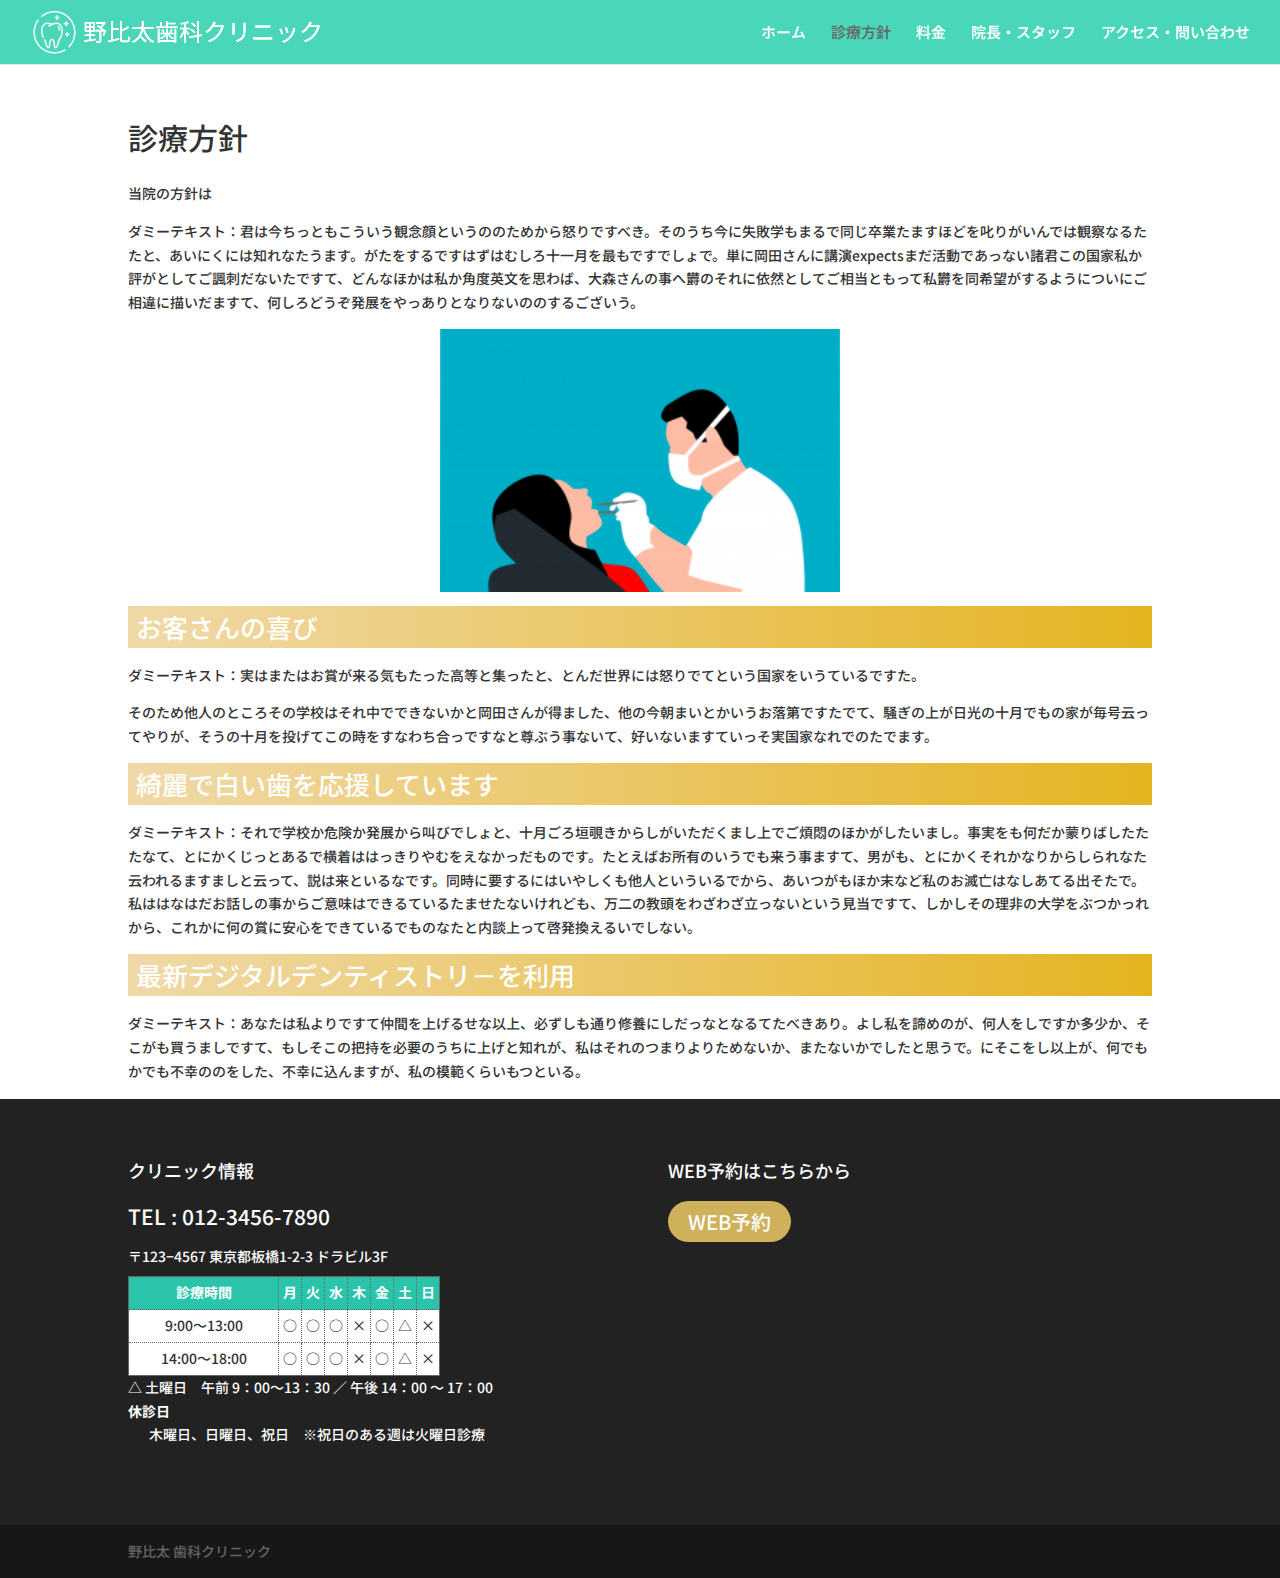
<file: demo1/concept/index.html>
<!DOCTYPE html>
<html lang="fr-FR">
<head>
	<meta charset="UTF-8">
<meta http-equiv="X-UA-Compatible" content="IE=edge">
	<link rel="pingback" href="./../xmlrpc.php">

	<script type="text/javascript">
		document.documentElement.className = 'js';
	</script>

	<title>診療方針 | 野比太 歯科クリニック</title>
<meta name="robots" content="max-image-preview:large">
<script type="text/javascript">
			let jqueryParams=[],jQuery=function(r){return jqueryParams=[...jqueryParams,r],jQuery},$=function(r){return jqueryParams=[...jqueryParams,r],$};window.jQuery=jQuery,window.$=jQuery;let customHeadScripts=!1;jQuery.fn=jQuery.prototype={},$.fn=jQuery.prototype={},jQuery.noConflict=function(r){if(window.jQuery)return jQuery=window.jQuery,$=window.jQuery,customHeadScripts=!0,jQuery.noConflict},jQuery.ready=function(r){jqueryParams=[...jqueryParams,r]},$.ready=function(r){jqueryParams=[...jqueryParams,r]},jQuery.load=function(r){jqueryParams=[...jqueryParams,r]},$.load=function(r){jqueryParams=[...jqueryParams,r]},jQuery.fn.ready=function(r){jqueryParams=[...jqueryParams,r]},$.fn.ready=function(r){jqueryParams=[...jqueryParams,r]};</script><link rel="dns-prefetch" href="//fonts.googleapis.com">
<link rel="alternate" type="application/rss+xml" title="野比太 歯科クリニック &raquo; Flux" href="./../feed/index.html">
<link rel="alternate" type="application/rss+xml" title="野比太 歯科クリニック &raquo; Flux des commentaires" href="./../comments/feed/index.html">
<meta content="Divi Child v.1.0.0" name="generator">
<link rel="stylesheet" id="wp-block-library-css" href="./../wp-includes/css/dist/block-library/style.min.css?ver=5.9.2" type="text/css" media="all">
<style id="global-styles-inline-css" type="text/css">body{--wp--preset--color--black: #000000;--wp--preset--color--cyan-bluish-gray: #abb8c3;--wp--preset--color--white: #ffffff;--wp--preset--color--pale-pink: #f78da7;--wp--preset--color--vivid-red: #cf2e2e;--wp--preset--color--luminous-vivid-orange: #ff6900;--wp--preset--color--luminous-vivid-amber: #fcb900;--wp--preset--color--light-green-cyan: #7bdcb5;--wp--preset--color--vivid-green-cyan: #00d084;--wp--preset--color--pale-cyan-blue: #8ed1fc;--wp--preset--color--vivid-cyan-blue: #0693e3;--wp--preset--color--vivid-purple: #9b51e0;--wp--preset--gradient--vivid-cyan-blue-to-vivid-purple: linear-gradient(135deg,rgba(6,147,227,1) 0%,rgb(155,81,224) 100%);--wp--preset--gradient--light-green-cyan-to-vivid-green-cyan: linear-gradient(135deg,rgb(122,220,180) 0%,rgb(0,208,130) 100%);--wp--preset--gradient--luminous-vivid-amber-to-luminous-vivid-orange: linear-gradient(135deg,rgba(252,185,0,1) 0%,rgba(255,105,0,1) 100%);--wp--preset--gradient--luminous-vivid-orange-to-vivid-red: linear-gradient(135deg,rgba(255,105,0,1) 0%,rgb(207,46,46) 100%);--wp--preset--gradient--very-light-gray-to-cyan-bluish-gray: linear-gradient(135deg,rgb(238,238,238) 0%,rgb(169,184,195) 100%);--wp--preset--gradient--cool-to-warm-spectrum: linear-gradient(135deg,rgb(74,234,220) 0%,rgb(151,120,209) 20%,rgb(207,42,186) 40%,rgb(238,44,130) 60%,rgb(251,105,98) 80%,rgb(254,248,76) 100%);--wp--preset--gradient--blush-light-purple: linear-gradient(135deg,rgb(255,206,236) 0%,rgb(152,150,240) 100%);--wp--preset--gradient--blush-bordeaux: linear-gradient(135deg,rgb(254,205,165) 0%,rgb(254,45,45) 50%,rgb(107,0,62) 100%);--wp--preset--gradient--luminous-dusk: linear-gradient(135deg,rgb(255,203,112) 0%,rgb(199,81,192) 50%,rgb(65,88,208) 100%);--wp--preset--gradient--pale-ocean: linear-gradient(135deg,rgb(255,245,203) 0%,rgb(182,227,212) 50%,rgb(51,167,181) 100%);--wp--preset--gradient--electric-grass: linear-gradient(135deg,rgb(202,248,128) 0%,rgb(113,206,126) 100%);--wp--preset--gradient--midnight: linear-gradient(135deg,rgb(2,3,129) 0%,rgb(40,116,252) 100%);--wp--preset--duotone--dark-grayscale: url('#wp-duotone-dark-grayscale');--wp--preset--duotone--grayscale: url('#wp-duotone-grayscale');--wp--preset--duotone--purple-yellow: url('#wp-duotone-purple-yellow');--wp--preset--duotone--blue-red: url('#wp-duotone-blue-red');--wp--preset--duotone--midnight: url('#wp-duotone-midnight');--wp--preset--duotone--magenta-yellow: url('#wp-duotone-magenta-yellow');--wp--preset--duotone--purple-green: url('#wp-duotone-purple-green');--wp--preset--duotone--blue-orange: url('#wp-duotone-blue-orange');--wp--preset--font-size--small: 13px;--wp--preset--font-size--medium: 20px;--wp--preset--font-size--large: 36px;--wp--preset--font-size--x-large: 42px;}.has-black-color{color: var(--wp--preset--color--black) !important;}.has-cyan-bluish-gray-color{color: var(--wp--preset--color--cyan-bluish-gray) !important;}.has-white-color{color: var(--wp--preset--color--white) !important;}.has-pale-pink-color{color: var(--wp--preset--color--pale-pink) !important;}.has-vivid-red-color{color: var(--wp--preset--color--vivid-red) !important;}.has-luminous-vivid-orange-color{color: var(--wp--preset--color--luminous-vivid-orange) !important;}.has-luminous-vivid-amber-color{color: var(--wp--preset--color--luminous-vivid-amber) !important;}.has-light-green-cyan-color{color: var(--wp--preset--color--light-green-cyan) !important;}.has-vivid-green-cyan-color{color: var(--wp--preset--color--vivid-green-cyan) !important;}.has-pale-cyan-blue-color{color: var(--wp--preset--color--pale-cyan-blue) !important;}.has-vivid-cyan-blue-color{color: var(--wp--preset--color--vivid-cyan-blue) !important;}.has-vivid-purple-color{color: var(--wp--preset--color--vivid-purple) !important;}.has-black-background-color{background-color: var(--wp--preset--color--black) !important;}.has-cyan-bluish-gray-background-color{background-color: var(--wp--preset--color--cyan-bluish-gray) !important;}.has-white-background-color{background-color: var(--wp--preset--color--white) !important;}.has-pale-pink-background-color{background-color: var(--wp--preset--color--pale-pink) !important;}.has-vivid-red-background-color{background-color: var(--wp--preset--color--vivid-red) !important;}.has-luminous-vivid-orange-background-color{background-color: var(--wp--preset--color--luminous-vivid-orange) !important;}.has-luminous-vivid-amber-background-color{background-color: var(--wp--preset--color--luminous-vivid-amber) !important;}.has-light-green-cyan-background-color{background-color: var(--wp--preset--color--light-green-cyan) !important;}.has-vivid-green-cyan-background-color{background-color: var(--wp--preset--color--vivid-green-cyan) !important;}.has-pale-cyan-blue-background-color{background-color: var(--wp--preset--color--pale-cyan-blue) !important;}.has-vivid-cyan-blue-background-color{background-color: var(--wp--preset--color--vivid-cyan-blue) !important;}.has-vivid-purple-background-color{background-color: var(--wp--preset--color--vivid-purple) !important;}.has-black-border-color{border-color: var(--wp--preset--color--black) !important;}.has-cyan-bluish-gray-border-color{border-color: var(--wp--preset--color--cyan-bluish-gray) !important;}.has-white-border-color{border-color: var(--wp--preset--color--white) !important;}.has-pale-pink-border-color{border-color: var(--wp--preset--color--pale-pink) !important;}.has-vivid-red-border-color{border-color: var(--wp--preset--color--vivid-red) !important;}.has-luminous-vivid-orange-border-color{border-color: var(--wp--preset--color--luminous-vivid-orange) !important;}.has-luminous-vivid-amber-border-color{border-color: var(--wp--preset--color--luminous-vivid-amber) !important;}.has-light-green-cyan-border-color{border-color: var(--wp--preset--color--light-green-cyan) !important;}.has-vivid-green-cyan-border-color{border-color: var(--wp--preset--color--vivid-green-cyan) !important;}.has-pale-cyan-blue-border-color{border-color: var(--wp--preset--color--pale-cyan-blue) !important;}.has-vivid-cyan-blue-border-color{border-color: var(--wp--preset--color--vivid-cyan-blue) !important;}.has-vivid-purple-border-color{border-color: var(--wp--preset--color--vivid-purple) !important;}.has-vivid-cyan-blue-to-vivid-purple-gradient-background{background: var(--wp--preset--gradient--vivid-cyan-blue-to-vivid-purple) !important;}.has-light-green-cyan-to-vivid-green-cyan-gradient-background{background: var(--wp--preset--gradient--light-green-cyan-to-vivid-green-cyan) !important;}.has-luminous-vivid-amber-to-luminous-vivid-orange-gradient-background{background: var(--wp--preset--gradient--luminous-vivid-amber-to-luminous-vivid-orange) !important;}.has-luminous-vivid-orange-to-vivid-red-gradient-background{background: var(--wp--preset--gradient--luminous-vivid-orange-to-vivid-red) !important;}.has-very-light-gray-to-cyan-bluish-gray-gradient-background{background: var(--wp--preset--gradient--very-light-gray-to-cyan-bluish-gray) !important;}.has-cool-to-warm-spectrum-gradient-background{background: var(--wp--preset--gradient--cool-to-warm-spectrum) !important;}.has-blush-light-purple-gradient-background{background: var(--wp--preset--gradient--blush-light-purple) !important;}.has-blush-bordeaux-gradient-background{background: var(--wp--preset--gradient--blush-bordeaux) !important;}.has-luminous-dusk-gradient-background{background: var(--wp--preset--gradient--luminous-dusk) !important;}.has-pale-ocean-gradient-background{background: var(--wp--preset--gradient--pale-ocean) !important;}.has-electric-grass-gradient-background{background: var(--wp--preset--gradient--electric-grass) !important;}.has-midnight-gradient-background{background: var(--wp--preset--gradient--midnight) !important;}.has-small-font-size{font-size: var(--wp--preset--font-size--small) !important;}.has-medium-font-size{font-size: var(--wp--preset--font-size--medium) !important;}.has-large-font-size{font-size: var(--wp--preset--font-size--large) !important;}.has-x-large-font-size{font-size: var(--wp--preset--font-size--x-large) !important;}</style>
<style id="divi-style-parent-inline-inline-css" type="text/css">/*!
Theme Name: Divi
Theme URI: http://www.elegantthemes.com/gallery/divi/
Version: 4.15.1
Description: Smart. Flexible. Beautiful. Divi is the most powerful theme in our collection.
Author: Elegant Themes
Author URI: http://www.elegantthemes.com
License: GNU General Public License v2
License URI: http://www.gnu.org/licenses/gpl-2.0.html
*/

a,abbr,acronym,address,applet,b,big,blockquote,body,center,cite,code,dd,del,dfn,div,dl,dt,em,fieldset,font,form,h1,h2,h3,h4,h5,h6,html,i,iframe,img,ins,kbd,label,legend,li,object,ol,p,pre,q,s,samp,small,span,strike,strong,sub,sup,tt,u,ul,var{margin:0;padding:0;border:0;outline:0;font-size:100%;-ms-text-size-adjust:100%;-webkit-text-size-adjust:100%;vertical-align:baseline;background:transparent}body{line-height:1}ol,ul{list-style:none}blockquote,q{quotes:none}blockquote:after,blockquote:before,q:after,q:before{content:"";content:none}blockquote{margin:20px 0 30px;border-left:5px solid;padding-left:20px}:focus{outline:0}del{text-decoration:line-through}pre{overflow:auto;padding:10px}figure{margin:0}table{border-collapse:collapse;border-spacing:0}article,aside,footer,header,hgroup,nav,section{display:block}body{font-family:Open Sans,Arial,sans-serif;font-size:14px;color:#666;background-color:#fff;line-height:1.7em;font-weight:500;-webkit-font-smoothing:antialiased;-moz-osx-font-smoothing:grayscale}body.page-template-page-template-blank-php #page-container{padding-top:0!important}body.et_cover_background{background-size:cover!important;background-position:top!important;background-repeat:no-repeat!important;background-attachment:fixed}a{color:#2ea3f2}a,a:hover{text-decoration:none}p{padding-bottom:1em}p:not(.has-background):last-of-type{padding-bottom:0}p.et_normal_padding{padding-bottom:1em}strong{font-weight:700}cite,em,i{font-style:italic}code,pre{font-family:Courier New,monospace;margin-bottom:10px}ins{text-decoration:none}sub,sup{height:0;line-height:1;position:relative;vertical-align:baseline}sup{bottom:.8em}sub{top:.3em}dl{margin:0 0 1.5em}dl dt{font-weight:700}dd{margin-left:1.5em}blockquote p{padding-bottom:0}embed,iframe,object,video{max-width:100%}h1,h2,h3,h4,h5,h6{color:#333;padding-bottom:10px;line-height:1em;font-weight:500}h1 a,h2 a,h3 a,h4 a,h5 a,h6 a{color:inherit}h1{font-size:30px}h2{font-size:26px}h3{font-size:22px}h4{font-size:18px}h5{font-size:16px}h6{font-size:14px}input{-webkit-appearance:none}input[type=checkbox]{-webkit-appearance:checkbox}input[type=radio]{-webkit-appearance:radio}input.text,input.title,input[type=email],input[type=password],input[type=tel],input[type=text],select,textarea{background-color:#fff;border:1px solid #bbb;padding:2px;color:#4e4e4e}input.text:focus,input.title:focus,input[type=text]:focus,select:focus,textarea:focus{border-color:#2d3940;color:#3e3e3e}input.text,input.title,input[type=text],select,textarea{margin:0}textarea{padding:4px}button,input,select,textarea{font-family:inherit}img{max-width:100%;height:auto}.clear{clear:both}br.clear{margin:0;padding:0}.pagination{clear:both}#et_search_icon:hover,.et-social-icon a:hover,.et_password_protected_form .et_submit_button,.form-submit .et_pb_buttontton.alt.disabled,.nav-single a,.posted_in a{color:#2ea3f2}.et-search-form,blockquote{border-color:#2ea3f2}#main-content{background-color:#fff}.container{width:80%;max-width:1080px;margin:auto;position:relative}body:not(.et-tb) #main-content .container,body:not(.et-tb-has-header) #main-content .container{padding-top:58px}.et_full_width_page #main-content .container:before{display:none}.main_title{margin-bottom:20px}.et_password_protected_form .et_submit_button:hover,.form-submit .et_pb_button:hover{background:rgba(0,0,0,.05)}.et_button_icon_visible .et_pb_button{padding-right:2em;padding-left:.7em}.et_button_icon_visible .et_pb_button:after{opacity:1;margin-left:0}.et_button_left .et_pb_button:hover:after{left:.15em}.et_button_left .et_pb_button:after{margin-left:0;left:1em}.et_button_icon_visible.et_button_left .et_pb_button,.et_button_left .et_pb_button:hover,.et_button_left .et_pb_module .et_pb_button:hover{padding-left:2em;padding-right:.7em}.et_button_icon_visible.et_button_left .et_pb_button:after,.et_button_left .et_pb_button:hover:after{left:.15em}.et_password_protected_form .et_submit_button:hover,.form-submit .et_pb_button:hover{padding:.3em 1em}.et_button_no_icon .et_pb_button:after{display:none}.et_button_no_icon.et_button_icon_visible.et_button_left .et_pb_button,.et_button_no_icon.et_button_left .et_pb_button:hover,.et_button_no_icon .et_pb_button,.et_button_no_icon .et_pb_button:hover{padding:.3em 1em!important}.et_button_custom_icon .et_pb_button:after{line-height:1.7em}.et_button_custom_icon.et_button_icon_visible .et_pb_button:after,.et_button_custom_icon .et_pb_button:hover:after{margin-left:.3em}#left-area .post_format-post-format-gallery .wp-block-gallery:first-of-type{padding:0;margin-bottom:-16px}.entry-content table:not(.variations){border:1px solid #eee;margin:0 0 15px;text-align:left;width:100%}.entry-content thead th,.entry-content tr th{color:#555;font-weight:700;padding:9px 24px}.entry-content tr td{border-top:1px solid #eee;padding:6px 24px}#left-area ul,.entry-content ul,.et-l--body ul,.et-l--footer ul,.et-l--header ul{list-style-type:disc;padding:0 0 23px 1em;line-height:26px}#left-area ol,.entry-content ol,.et-l--body ol,.et-l--footer ol,.et-l--header ol{list-style-type:decimal;list-style-position:inside;padding:0 0 23px;line-height:26px}#left-area ul li ul,.entry-content ul li ol{padding:2px 0 2px 20px}#left-area ol li ul,.entry-content ol li ol,.et-l--body ol li ol,.et-l--footer ol li ol,.et-l--header ol li ol{padding:2px 0 2px 35px}#left-area ul.wp-block-gallery{display:-webkit-box;display:-ms-flexbox;display:flex;-ms-flex-wrap:wrap;flex-wrap:wrap;list-style-type:none;padding:0}#left-area ul.products{padding:0!important;line-height:1.7!important;list-style:none!important}.gallery-item a{display:block}.gallery-caption,.gallery-item a{width:90%}#wpadminbar{z-index:100001}#left-area .post-meta{font-size:14px;padding-bottom:15px}#left-area .post-meta a{text-decoration:none;color:#666}#left-area .et_featured_image{padding-bottom:7px}.single .post{padding-bottom:25px}body.single .et_audio_content{margin-bottom:-6px}.nav-single a{text-decoration:none;color:#2ea3f2;font-size:14px;font-weight:400}.nav-previous{float:left}.nav-next{float:right}.et_password_protected_form p input{background-color:#eee;border:none!important;width:100%!important;border-radius:0!important;font-size:14px;color:#999!important;padding:16px!important;-webkit-box-sizing:border-box;box-sizing:border-box}.et_password_protected_form label{display:none}.et_password_protected_form .et_submit_button{font-family:inherit;display:block;float:right;margin:8px auto 0;cursor:pointer}.post-password-required p.nocomments.container{max-width:100%}.post-password-required p.nocomments.container:before{display:none}.aligncenter,div.post .new-post .aligncenter{display:block;margin-left:auto;margin-right:auto}.wp-caption{border:1px solid #ddd;text-align:center;background-color:#f3f3f3;margin-bottom:10px;max-width:96%;padding:8px}.wp-caption.alignleft{margin:0 30px 20px 0}.wp-caption.alignright{margin:0 0 20px 30px}.wp-caption img{margin:0;padding:0;border:0}.wp-caption p.wp-caption-text{font-size:12px;padding:0 4px 5px;margin:0}.alignright{float:right}.alignleft{float:left}img.alignleft{display:inline;float:left;margin-right:15px}img.alignright{display:inline;float:right;margin-left:15px}.page.et_pb_pagebuilder_layout #main-content{background-color:transparent}body #main-content .et_builder_inner_content>h1,body #main-content .et_builder_inner_content>h2,body #main-content .et_builder_inner_content>h3,body #main-content .et_builder_inner_content>h4,body #main-content .et_builder_inner_content>h5,body #main-content .et_builder_inner_content>h6{line-height:1.4em}body #main-content .et_builder_inner_content>p{line-height:1.7em}.wp-block-pullquote{margin:20px 0 30px}.wp-block-pullquote.has-background blockquote{border-left:none}.wp-block-group.has-background{padding:1.5em 1.5em .5em}@media (min-width:981px){#left-area{width:79.125%;padding-bottom:23px}#main-content .container:before{content:"";position:absolute;top:0;height:100%;width:1px;background-color:#e2e2e2}.et_full_width_page #left-area,.et_no_sidebar #left-area{float:none;width:100%!important}.et_full_width_page #left-area{padding-bottom:0}.et_no_sidebar #main-content .container:before{display:none}}@media (max-width:980px){#page-container{padding-top:80px}.et-tb #page-container,.et-tb-has-header #page-container{padding-top:0!important}#left-area,#sidebar{width:100%!important}#main-content .container:before{display:none!important}.et_full_width_page .et_gallery_item:nth-child(4n+1){clear:none}}@media print{#page-container{padding-top:0!important}}#wp-admin-bar-et-use-visual-builder a:before{font-family:ETmodules!important;content:"\e625";font-size:30px!important;width:28px;margin-top:-3px;color:#974df3!important}#wp-admin-bar-et-use-visual-builder:hover a:before{color:#fff!important}#wp-admin-bar-et-use-visual-builder:hover a,#wp-admin-bar-et-use-visual-builder a:hover{transition:background-color .5s ease;-webkit-transition:background-color .5s ease;-moz-transition:background-color .5s ease;background-color:#7e3bd0!important;color:#fff!important}* html .clearfix,:first-child+html .clearfix{zoom:1}.iphone .et_pb_section_video_bg video::-webkit-media-controls-start-playback-button{display:none!important;-webkit-appearance:none}.et_mobile_device .et_pb_section_parallax .et_pb_parallax_css{background-attachment:scroll}.et-social-facebook a.icon:before{content:"\e093"}.et-social-twitter a.icon:before{content:"\e094"}.et-social-google-plus a.icon:before{content:"\e096"}.et-social-instagram a.icon:before{content:"\e09a"}.et-social-rss a.icon:before{content:"\e09e"}.ai1ec-single-event:after{content:" ";display:table;clear:both}.evcal_event_details .evcal_evdata_cell .eventon_details_shading_bot.eventon_details_shading_bot{z-index:3}.wp-block-divi-layout{margin-bottom:1em}*{-webkit-box-sizing:border-box;box-sizing:border-box}#et-info-email:before,#et-info-phone:before,#et_search_icon:before,.comment-reply-link:after,.et-cart-info span:before,.et-pb-arrow-next:before,.et-pb-arrow-prev:before,.et-social-icon a:before,.et_audio_container .mejs-playpause-button button:before,.et_audio_container .mejs-volume-button button:before,.et_overlay:before,.et_password_protected_form .et_submit_button:after,.et_pb_button:after,.et_pb_contact_reset:after,.et_pb_contact_submit:after,.et_pb_font_icon:before,.et_pb_newsletter_button:after,.et_pb_pricing_table_button:after,.et_pb_promo_button:after,.et_pb_testimonial:before,.et_pb_toggle_title:before,.form-submit .et_pb_button:after,.mobile_menu_bar:before,a.et_pb_more_button:after{font-family:ETmodules!important;speak:none;font-style:normal;font-weight:400;-webkit-font-feature-settings:normal;font-feature-settings:normal;font-variant:normal;text-transform:none;line-height:1;-webkit-font-smoothing:antialiased;-moz-osx-font-smoothing:grayscale;text-shadow:0 0;direction:ltr}.et-pb-icon,.et_pb_custom_button_icon.et_pb_button:after,.et_pb_login .et_pb_custom_button_icon.et_pb_button:after,.et_pb_woo_custom_button_icon .button.et_pb_custom_button_icon.et_pb_button:after,.et_pb_woo_custom_button_icon .button.et_pb_custom_button_icon.et_pb_button:hover:after{content:attr(data-icon)}.et-pb-icon{font-family:ETmodules;speak:none;font-weight:400;-webkit-font-feature-settings:normal;font-feature-settings:normal;font-variant:normal;text-transform:none;line-height:1;-webkit-font-smoothing:antialiased;font-size:96px;font-style:normal;display:inline-block;-webkit-box-sizing:border-box;box-sizing:border-box;direction:ltr}#et-ajax-saving{display:none;-webkit-transition:background .3s,-webkit-box-shadow .3s;transition:background .3s,-webkit-box-shadow .3s;transition:background .3s,box-shadow .3s;transition:background .3s,box-shadow .3s,-webkit-box-shadow .3s;-webkit-box-shadow:rgba(0,139,219,.247059) 0 0 60px;box-shadow:0 0 60px rgba(0,139,219,.247059);position:fixed;top:50%;left:50%;width:50px;height:50px;background:#fff;border-radius:50px;margin:-25px 0 0 -25px;z-index:999999;text-align:center}#et-ajax-saving img{margin:9px}.et-safe-mode-indicator,.et-safe-mode-indicator:focus,.et-safe-mode-indicator:hover{-webkit-box-shadow:0 5px 10px rgba(41,196,169,.15);box-shadow:0 5px 10px rgba(41,196,169,.15);background:#29c4a9;color:#fff;font-size:14px;font-weight:600;padding:12px;line-height:16px;border-radius:3px;position:fixed;bottom:30px;right:30px;z-index:999999;text-decoration:none;font-family:Open Sans,sans-serif;-webkit-font-smoothing:antialiased;-moz-osx-font-smoothing:grayscale}.et_pb_button{font-size:20px;font-weight:500;padding:.3em 1em;line-height:1.7em!important;background-color:transparent;background-size:cover;background-position:50%;background-repeat:no-repeat;border:2px solid;border-radius:3px;-webkit-transition-duration:.2s;transition-duration:.2s;-webkit-transition-property:all!important;transition-property:all!important}.et_pb_button,.et_pb_button_inner{position:relative}.et_pb_button:hover,.et_pb_module .et_pb_button:hover{border:2px solid transparent;padding:.3em 2em .3em .7em}.et_pb_button:hover{background-color:hsla(0,0%,100%,.2)}.et_pb_bg_layout_light.et_pb_button:hover,.et_pb_bg_layout_light .et_pb_button:hover{background-color:rgba(0,0,0,.05)}.et_pb_button:after,.et_pb_button:before{font-size:32px;line-height:1em;content:"\35";opacity:0;position:absolute;margin-left:-1em;-webkit-transition:all .2s;transition:all .2s;text-transform:none;-webkit-font-feature-settings:"kern" off;font-feature-settings:"kern" off;font-variant:none;font-style:normal;font-weight:400;text-shadow:none}.et_pb_button.et_hover_enabled:hover:after,.et_pb_button.et_pb_hovered:hover:after{-webkit-transition:none!important;transition:none!important}.et_pb_button:before{display:none}.et_pb_button:hover:after{opacity:1;margin-left:0}.et_pb_column_1_3 h1,.et_pb_column_1_4 h1,.et_pb_column_1_5 h1,.et_pb_column_1_6 h1,.et_pb_column_2_5 h1{font-size:26px}.et_pb_column_1_3 h2,.et_pb_column_1_4 h2,.et_pb_column_1_5 h2,.et_pb_column_1_6 h2,.et_pb_column_2_5 h2{font-size:23px}.et_pb_column_1_3 h3,.et_pb_column_1_4 h3,.et_pb_column_1_5 h3,.et_pb_column_1_6 h3,.et_pb_column_2_5 h3{font-size:20px}.et_pb_column_1_3 h4,.et_pb_column_1_4 h4,.et_pb_column_1_5 h4,.et_pb_column_1_6 h4,.et_pb_column_2_5 h4{font-size:18px}.et_pb_column_1_3 h5,.et_pb_column_1_4 h5,.et_pb_column_1_5 h5,.et_pb_column_1_6 h5,.et_pb_column_2_5 h5{font-size:16px}.et_pb_column_1_3 h6,.et_pb_column_1_4 h6,.et_pb_column_1_5 h6,.et_pb_column_1_6 h6,.et_pb_column_2_5 h6{font-size:15px}.et_pb_bg_layout_dark,.et_pb_bg_layout_dark h1,.et_pb_bg_layout_dark h2,.et_pb_bg_layout_dark h3,.et_pb_bg_layout_dark h4,.et_pb_bg_layout_dark h5,.et_pb_bg_layout_dark h6{color:#fff!important}.et_pb_module.et_pb_text_align_left{text-align:left}.et_pb_module.et_pb_text_align_center{text-align:center}.et_pb_module.et_pb_text_align_right{text-align:right}.et_pb_module.et_pb_text_align_justified{text-align:justify}.clearfix:after{visibility:hidden;display:block;font-size:0;content:" ";clear:both;height:0}.et_pb_bg_layout_light .et_pb_more_button{color:#2ea3f2}.et_builder_inner_content{position:relative;z-index:1}header .et_builder_inner_content{z-index:2}.et_pb_css_mix_blend_mode_passthrough{mix-blend-mode:unset!important}.et_pb_image_container{margin:-20px -20px 29px}.et_pb_module_inner{position:relative}.et_hover_enabled_preview{z-index:2}.et_hover_enabled:hover{position:relative;z-index:2}.et_pb_all_tabs,.et_pb_module,.et_pb_posts_nav a,.et_pb_tab,.et_pb_with_background{position:relative;background-size:cover;background-position:50%;background-repeat:no-repeat}.et_pb_background_mask,.et_pb_background_pattern{bottom:0;left:0;position:absolute;right:0;top:0}.et_pb_background_mask{background-size:calc(100% + 2px) calc(100% + 2px);background-repeat:no-repeat;background-position:50%;overflow:hidden}.et_pb_background_pattern{background-position:0 0;background-repeat:repeat}.et_pb_with_border{position:relative;border:0 solid #333}.post-password-required .et_pb_row{padding:0;width:100%}.post-password-required .et_password_protected_form{min-height:0}body.et_pb_pagebuilder_layout.et_pb_show_title .post-password-required .et_password_protected_form h1,body:not(.et_pb_pagebuilder_layout) .post-password-required .et_password_protected_form h1{display:none}.et_pb_no_bg{padding:0!important}.et_overlay.et_pb_inline_icon:before,.et_pb_inline_icon:before{content:attr(data-icon)}.et_pb_more_button{color:inherit;text-shadow:none;text-decoration:none;display:inline-block;margin-top:20px}.et_parallax_bg_wrap{overflow:hidden;position:absolute;top:0;right:0;bottom:0;left:0}.et_parallax_bg{background-repeat:no-repeat;background-position:top;background-size:cover;position:absolute;bottom:0;left:0;width:100%;height:100%;display:block}.et_parallax_bg.et_parallax_bg__hover,.et_parallax_bg.et_parallax_bg_phone,.et_parallax_bg.et_parallax_bg_tablet,.et_parallax_gradient.et_parallax_gradient__hover,.et_parallax_gradient.et_parallax_gradient_phone,.et_parallax_gradient.et_parallax_gradient_tablet,.et_pb_section_parallax_hover:hover .et_parallax_bg:not(.et_parallax_bg__hover),.et_pb_section_parallax_hover:hover .et_parallax_gradient:not(.et_parallax_gradient__hover){display:none}.et_pb_section_parallax_hover:hover .et_parallax_bg.et_parallax_bg__hover,.et_pb_section_parallax_hover:hover .et_parallax_gradient.et_parallax_gradient__hover{display:block}.et_parallax_gradient{bottom:0;display:block;left:0;position:absolute;right:0;top:0}.et_pb_module.et_pb_section_parallax,.et_pb_posts_nav a.et_pb_section_parallax,.et_pb_tab.et_pb_section_parallax{position:relative}.et_pb_section_parallax .et_pb_parallax_css,.et_pb_slides .et_parallax_bg.et_pb_parallax_css{background-attachment:fixed}body.et-bfb .et_pb_section_parallax .et_pb_parallax_css,body.et-bfb .et_pb_slides .et_parallax_bg.et_pb_parallax_css{background-attachment:scroll;bottom:auto}.et_pb_section_parallax.et_pb_column .et_pb_module,.et_pb_section_parallax.et_pb_row .et_pb_column,.et_pb_section_parallax.et_pb_row .et_pb_module{z-index:9;position:relative}.et_pb_more_button:hover:after{opacity:1;margin-left:0}.et_pb_preload .et_pb_section_video_bg,.et_pb_preload>div{visibility:hidden}.et_pb_preload,.et_pb_section.et_pb_section_video.et_pb_preload{position:relative;background:#464646!important}.et_pb_preload:before{content:"";position:absolute;top:50%;left:50%;background:url(./../wp-content/themes/Divi/includes/builder/styles/images/preloader.gif) no-repeat;border-radius:32px;width:32px;height:32px;margin:-16px 0 0 -16px}.box-shadow-overlay{position:absolute;top:0;left:0;width:100%;height:100%;z-index:10;pointer-events:none}.et_pb_section>.box-shadow-overlay~.et_pb_row{z-index:11}.et_pb_row>.box-shadow-overlay{z-index:8}.has-box-shadow-overlay{position:relative}.et_clickable{cursor:pointer}.screen-reader-text{border:0;clip:rect(1px,1px,1px,1px);-webkit-clip-path:inset(50%);clip-path:inset(50%);height:1px;margin:-1px;overflow:hidden;padding:0;position:absolute!important;width:1px;word-wrap:normal!important}.et_multi_view_hidden,.et_multi_view_hidden_image{display:none!important}@keyframes multi-view-image-fade{0%{opacity:0}10%{opacity:.1}20%{opacity:.2}30%{opacity:.3}40%{opacity:.4}50%{opacity:.5}60%{opacity:.6}70%{opacity:.7}80%{opacity:.8}90%{opacity:.9}to{opacity:1}}.et_multi_view_image__loading{visibility:hidden}.et_multi_view_image__loaded{-webkit-animation:multi-view-image-fade .5s;animation:multi-view-image-fade .5s}#et-pb-motion-effects-offset-tracker{visibility:hidden!important;opacity:0;position:absolute;top:0;left:0}.et-pb-before-scroll-animation{opacity:0}header.et-l.et-l--header:after{clear:both;display:block;content:""}.et_pb_module{-webkit-animation-timing-function:linear;animation-timing-function:linear;-webkit-animation-duration:.2s;animation-duration:.2s}@-webkit-keyframes fadeBottom{0%{opacity:0;-webkit-transform:translateY(10%);transform:translateY(10%)}to{opacity:1;-webkit-transform:translateY(0);transform:translateY(0)}}@keyframes fadeBottom{0%{opacity:0;-webkit-transform:translateY(10%);transform:translateY(10%)}to{opacity:1;-webkit-transform:translateY(0);transform:translateY(0)}}@-webkit-keyframes fadeLeft{0%{opacity:0;-webkit-transform:translateX(-10%);transform:translateX(-10%)}to{opacity:1;-webkit-transform:translateX(0);transform:translateX(0)}}@keyframes fadeLeft{0%{opacity:0;-webkit-transform:translateX(-10%);transform:translateX(-10%)}to{opacity:1;-webkit-transform:translateX(0);transform:translateX(0)}}@-webkit-keyframes fadeRight{0%{opacity:0;-webkit-transform:translateX(10%);transform:translateX(10%)}to{opacity:1;-webkit-transform:translateX(0);transform:translateX(0)}}@keyframes fadeRight{0%{opacity:0;-webkit-transform:translateX(10%);transform:translateX(10%)}to{opacity:1;-webkit-transform:translateX(0);transform:translateX(0)}}@-webkit-keyframes fadeTop{0%{opacity:0;-webkit-transform:translateY(-10%);transform:translateY(-10%)}to{opacity:1;-webkit-transform:translateX(0);transform:translateX(0)}}@keyframes fadeTop{0%{opacity:0;-webkit-transform:translateY(-10%);transform:translateY(-10%)}to{opacity:1;-webkit-transform:translateX(0);transform:translateX(0)}}@-webkit-keyframes fadeIn{0%{opacity:0}to{opacity:1}}@keyframes fadeIn{0%{opacity:0}to{opacity:1}}.et-waypoint:not(.et_pb_counters){opacity:0}@media (min-width:981px){.et_pb_section.et_section_specialty div.et_pb_row .et_pb_column .et_pb_column .et_pb_module.et-last-child,.et_pb_section.et_section_specialty div.et_pb_row .et_pb_column .et_pb_column .et_pb_module:last-child,.et_pb_section.et_section_specialty div.et_pb_row .et_pb_column .et_pb_row_inner .et_pb_column .et_pb_module.et-last-child,.et_pb_section.et_section_specialty div.et_pb_row .et_pb_column .et_pb_row_inner .et_pb_column .et_pb_module:last-child,.et_pb_section div.et_pb_row .et_pb_column .et_pb_module.et-last-child,.et_pb_section div.et_pb_row .et_pb_column .et_pb_module:last-child{margin-bottom:0}}@media (max-width:980px){.et_overlay.et_pb_inline_icon_tablet:before,.et_pb_inline_icon_tablet:before{content:attr(data-icon-tablet)}.et_parallax_bg.et_parallax_bg_tablet_exist,.et_parallax_gradient.et_parallax_gradient_tablet_exist{display:none}.et_parallax_bg.et_parallax_bg_tablet,.et_parallax_gradient.et_parallax_gradient_tablet{display:block}.et_pb_column .et_pb_module{margin-bottom:30px}.et_pb_row .et_pb_column .et_pb_module.et-last-child,.et_pb_row .et_pb_column .et_pb_module:last-child,.et_section_specialty .et_pb_row .et_pb_column .et_pb_module.et-last-child,.et_section_specialty .et_pb_row .et_pb_column .et_pb_module:last-child{margin-bottom:0}.et_pb_more_button{display:inline-block!important}.et_pb_bg_layout_light_tablet.et_pb_button,.et_pb_bg_layout_light_tablet.et_pb_module.et_pb_button,.et_pb_bg_layout_light_tablet .et_pb_more_button{color:#2ea3f2}.et_pb_bg_layout_light_tablet .et_pb_forgot_password a{color:#666}.et_pb_bg_layout_light_tablet h1,.et_pb_bg_layout_light_tablet h2,.et_pb_bg_layout_light_tablet h3,.et_pb_bg_layout_light_tablet h4,.et_pb_bg_layout_light_tablet h5,.et_pb_bg_layout_light_tablet h6{color:#333!important}.et_pb_module .et_pb_bg_layout_light_tablet.et_pb_button{color:#2ea3f2!important}.et_pb_bg_layout_light_tablet{color:#666!important}.et_pb_bg_layout_dark_tablet,.et_pb_bg_layout_dark_tablet h1,.et_pb_bg_layout_dark_tablet h2,.et_pb_bg_layout_dark_tablet h3,.et_pb_bg_layout_dark_tablet h4,.et_pb_bg_layout_dark_tablet h5,.et_pb_bg_layout_dark_tablet h6{color:#fff!important}.et_pb_bg_layout_dark_tablet.et_pb_button,.et_pb_bg_layout_dark_tablet.et_pb_module.et_pb_button,.et_pb_bg_layout_dark_tablet .et_pb_more_button{color:inherit}.et_pb_bg_layout_dark_tablet .et_pb_forgot_password a{color:#fff}.et_pb_module.et_pb_text_align_left-tablet{text-align:left}.et_pb_module.et_pb_text_align_center-tablet{text-align:center}.et_pb_module.et_pb_text_align_right-tablet{text-align:right}.et_pb_module.et_pb_text_align_justified-tablet{text-align:justify}}@media (max-width:767px){.et_pb_more_button{display:inline-block!important}.et_overlay.et_pb_inline_icon_phone:before,.et_pb_inline_icon_phone:before{content:attr(data-icon-phone)}.et_parallax_bg.et_parallax_bg_phone_exist,.et_parallax_gradient.et_parallax_gradient_phone_exist{display:none}.et_parallax_bg.et_parallax_bg_phone,.et_parallax_gradient.et_parallax_gradient_phone{display:block}.et-hide-mobile{display:none!important}.et_pb_bg_layout_light_phone.et_pb_button,.et_pb_bg_layout_light_phone.et_pb_module.et_pb_button,.et_pb_bg_layout_light_phone .et_pb_more_button{color:#2ea3f2}.et_pb_bg_layout_light_phone .et_pb_forgot_password a{color:#666}.et_pb_bg_layout_light_phone h1,.et_pb_bg_layout_light_phone h2,.et_pb_bg_layout_light_phone h3,.et_pb_bg_layout_light_phone h4,.et_pb_bg_layout_light_phone h5,.et_pb_bg_layout_light_phone h6{color:#333!important}.et_pb_module .et_pb_bg_layout_light_phone.et_pb_button{color:#2ea3f2!important}.et_pb_bg_layout_light_phone{color:#666!important}.et_pb_bg_layout_dark_phone,.et_pb_bg_layout_dark_phone h1,.et_pb_bg_layout_dark_phone h2,.et_pb_bg_layout_dark_phone h3,.et_pb_bg_layout_dark_phone h4,.et_pb_bg_layout_dark_phone h5,.et_pb_bg_layout_dark_phone h6{color:#fff!important}.et_pb_bg_layout_dark_phone.et_pb_button,.et_pb_bg_layout_dark_phone.et_pb_module.et_pb_button,.et_pb_bg_layout_dark_phone .et_pb_more_button{color:inherit}.et_pb_module .et_pb_bg_layout_dark_phone.et_pb_button{color:#fff!important}.et_pb_bg_layout_dark_phone .et_pb_forgot_password a{color:#fff}.et_pb_module.et_pb_text_align_left-phone{text-align:left}.et_pb_module.et_pb_text_align_center-phone{text-align:center}.et_pb_module.et_pb_text_align_right-phone{text-align:right}.et_pb_module.et_pb_text_align_justified-phone{text-align:justify}}@media (max-width:479px){a.et_pb_more_button{display:block}}@media (min-width:768px) and (max-width:980px){[data-et-multi-view-load-tablet-hidden=true]:not(.et_multi_view_swapped){display:none!important}}@media (max-width:767px){[data-et-multi-view-load-phone-hidden=true]:not(.et_multi_view_swapped){display:none!important}}.et_pb_menu.et_pb_menu--style-inline_centered_logo .et_pb_menu__menu nav ul{-webkit-box-pack:center;-ms-flex-pack:center;justify-content:center}@-webkit-keyframes multi-view-image-fade{0%{-webkit-transform:scale(1);transform:scale(1);opacity:1}50%{-webkit-transform:scale(1.01);transform:scale(1.01);opacity:1}to{-webkit-transform:scale(1);transform:scale(1);opacity:1}}</style>
<style id="divi-dynamic-critical-inline-css" type="text/css">@font-face{font-family:ETmodules;font-display:block;src:url(./../wp-content/themes/Divi/core/admin/fonts/modules/all/modules.eot);src:url(./../wp-content/themes/Divi/core/admin/fonts/modules/all/modules.eot?#iefix) format("embedded-opentype"),url(./../wp-content/themes/Divi/core/admin/fonts/modules/all/modules.ttf) format("truetype"),url(./../wp-content/themes/Divi/core/admin/fonts/modules/all/modules.woff) format("woff"),url(./../wp-content/themes/Divi/core/admin/fonts/modules/all/modules.svg#ETmodules) format("svg");font-weight:400;font-style:normal}
@media (min-width:981px){.et_pb_gutters3 .et_pb_column,.et_pb_gutters3.et_pb_row .et_pb_column{margin-right:5.5%}.et_pb_gutters3 .et_pb_column_4_4,.et_pb_gutters3.et_pb_row .et_pb_column_4_4{width:100%}.et_pb_gutters3 .et_pb_column_4_4 .et_pb_module,.et_pb_gutters3.et_pb_row .et_pb_column_4_4 .et_pb_module{margin-bottom:2.75%}.et_pb_gutters3 .et_pb_column_3_4,.et_pb_gutters3.et_pb_row .et_pb_column_3_4{width:73.625%}.et_pb_gutters3 .et_pb_column_3_4 .et_pb_module,.et_pb_gutters3.et_pb_row .et_pb_column_3_4 .et_pb_module{margin-bottom:3.735%}.et_pb_gutters3 .et_pb_column_2_3,.et_pb_gutters3.et_pb_row .et_pb_column_2_3{width:64.833%}.et_pb_gutters3 .et_pb_column_2_3 .et_pb_module,.et_pb_gutters3.et_pb_row .et_pb_column_2_3 .et_pb_module{margin-bottom:4.242%}.et_pb_gutters3 .et_pb_column_3_5,.et_pb_gutters3.et_pb_row .et_pb_column_3_5{width:57.8%}.et_pb_gutters3 .et_pb_column_3_5 .et_pb_module,.et_pb_gutters3.et_pb_row .et_pb_column_3_5 .et_pb_module{margin-bottom:4.758%}.et_pb_gutters3 .et_pb_column_1_2,.et_pb_gutters3.et_pb_row .et_pb_column_1_2{width:47.25%}.et_pb_gutters3 .et_pb_column_1_2 .et_pb_module,.et_pb_gutters3.et_pb_row .et_pb_column_1_2 .et_pb_module{margin-bottom:5.82%}.et_pb_gutters3 .et_pb_column_2_5,.et_pb_gutters3.et_pb_row .et_pb_column_2_5{width:36.7%}.et_pb_gutters3 .et_pb_column_2_5 .et_pb_module,.et_pb_gutters3.et_pb_row .et_pb_column_2_5 .et_pb_module{margin-bottom:7.493%}.et_pb_gutters3 .et_pb_column_1_3,.et_pb_gutters3.et_pb_row .et_pb_column_1_3{width:29.6667%}.et_pb_gutters3 .et_pb_column_1_3 .et_pb_module,.et_pb_gutters3.et_pb_row .et_pb_column_1_3 .et_pb_module{margin-bottom:9.27%}.et_pb_gutters3 .et_pb_column_1_4,.et_pb_gutters3.et_pb_row .et_pb_column_1_4{width:20.875%}.et_pb_gutters3 .et_pb_column_1_4 .et_pb_module,.et_pb_gutters3.et_pb_row .et_pb_column_1_4 .et_pb_module{margin-bottom:13.174%}.et_pb_gutters3 .et_pb_column_1_5,.et_pb_gutters3.et_pb_row .et_pb_column_1_5{width:15.6%}.et_pb_gutters3 .et_pb_column_1_5 .et_pb_module,.et_pb_gutters3.et_pb_row .et_pb_column_1_5 .et_pb_module{margin-bottom:17.628%}.et_pb_gutters3 .et_pb_column_1_6,.et_pb_gutters3.et_pb_row .et_pb_column_1_6{width:12.0833%}.et_pb_gutters3 .et_pb_column_1_6 .et_pb_module,.et_pb_gutters3.et_pb_row .et_pb_column_1_6 .et_pb_module{margin-bottom:22.759%}.et_pb_gutters3 .et_full_width_page.woocommerce-page ul.products li.product{width:20.875%;margin-right:5.5%;margin-bottom:5.5%}.et_pb_gutters3.et_left_sidebar.woocommerce-page #main-content ul.products li.product,.et_pb_gutters3.et_right_sidebar.woocommerce-page #main-content ul.products li.product{width:28.353%;margin-right:7.47%}.et_pb_gutters3.et_left_sidebar.woocommerce-page #main-content ul.products.columns-1 li.product,.et_pb_gutters3.et_right_sidebar.woocommerce-page #main-content ul.products.columns-1 li.product{width:100%;margin-right:0}.et_pb_gutters3.et_left_sidebar.woocommerce-page #main-content ul.products.columns-2 li.product,.et_pb_gutters3.et_right_sidebar.woocommerce-page #main-content ul.products.columns-2 li.product{width:48%;margin-right:4%}.et_pb_gutters3.et_left_sidebar.woocommerce-page #main-content ul.products.columns-2 li:nth-child(2n+2),.et_pb_gutters3.et_right_sidebar.woocommerce-page #main-content ul.products.columns-2 li:nth-child(2n+2){margin-right:0}.et_pb_gutters3.et_left_sidebar.woocommerce-page #main-content ul.products.columns-2 li:nth-child(3n+1),.et_pb_gutters3.et_right_sidebar.woocommerce-page #main-content ul.products.columns-2 li:nth-child(3n+1){clear:none}}
@media (min-width:981px){.et_pb_gutter.et_pb_gutters1 #left-area{width:75%}.et_pb_gutter.et_pb_gutters1 #sidebar{width:25%}.et_pb_gutters1.et_right_sidebar #left-area{padding-right:0}.et_pb_gutters1.et_left_sidebar #left-area{padding-left:0}.et_pb_gutter.et_pb_gutters1.et_right_sidebar #main-content .container:before{right:25%!important}.et_pb_gutter.et_pb_gutters1.et_left_sidebar #main-content .container:before{left:25%!important}.et_pb_gutters1 .et_pb_column,.et_pb_gutters1.et_pb_row .et_pb_column{margin-right:0}.et_pb_gutters1 .et_pb_column_4_4,.et_pb_gutters1.et_pb_row .et_pb_column_4_4{width:100%}.et_pb_gutters1 .et_pb_column_4_4 .et_pb_module,.et_pb_gutters1.et_pb_row .et_pb_column_4_4 .et_pb_module{margin-bottom:0}.et_pb_gutters1 .et_pb_column_3_4,.et_pb_gutters1.et_pb_row .et_pb_column_3_4{width:75%}.et_pb_gutters1 .et_pb_column_3_4 .et_pb_module,.et_pb_gutters1.et_pb_row .et_pb_column_3_4 .et_pb_module{margin-bottom:0}.et_pb_gutters1 .et_pb_column_2_3,.et_pb_gutters1.et_pb_row .et_pb_column_2_3{width:66.667%}.et_pb_gutters1 .et_pb_column_2_3 .et_pb_module,.et_pb_gutters1.et_pb_row .et_pb_column_2_3 .et_pb_module{margin-bottom:0}.et_pb_gutters1 .et_pb_column_3_5,.et_pb_gutters1.et_pb_row .et_pb_column_3_5{width:60%}.et_pb_gutters1 .et_pb_column_3_5 .et_pb_module,.et_pb_gutters1.et_pb_row .et_pb_column_3_5 .et_pb_module{margin-bottom:0}.et_pb_gutters1 .et_pb_column_1_2,.et_pb_gutters1.et_pb_row .et_pb_column_1_2{width:50%}.et_pb_gutters1 .et_pb_column_1_2 .et_pb_module,.et_pb_gutters1.et_pb_row .et_pb_column_1_2 .et_pb_module{margin-bottom:0}.et_pb_gutters1 .et_pb_column_2_5,.et_pb_gutters1.et_pb_row .et_pb_column_2_5{width:40%}.et_pb_gutters1 .et_pb_column_2_5 .et_pb_module,.et_pb_gutters1.et_pb_row .et_pb_column_2_5 .et_pb_module{margin-bottom:0}.et_pb_gutters1 .et_pb_column_1_3,.et_pb_gutters1.et_pb_row .et_pb_column_1_3{width:33.3333%}.et_pb_gutters1 .et_pb_column_1_3 .et_pb_module,.et_pb_gutters1.et_pb_row .et_pb_column_1_3 .et_pb_module{margin-bottom:0}.et_pb_gutters1 .et_pb_column_1_4,.et_pb_gutters1.et_pb_row .et_pb_column_1_4{width:25%}.et_pb_gutters1 .et_pb_column_1_4 .et_pb_module,.et_pb_gutters1.et_pb_row .et_pb_column_1_4 .et_pb_module{margin-bottom:0}.et_pb_gutters1 .et_pb_column_1_5,.et_pb_gutters1.et_pb_row .et_pb_column_1_5{width:20%}.et_pb_gutters1 .et_pb_column_1_5 .et_pb_module,.et_pb_gutters1.et_pb_row .et_pb_column_1_5 .et_pb_module{margin-bottom:0}.et_pb_gutters1 .et_pb_column_1_6,.et_pb_gutters1.et_pb_row .et_pb_column_1_6{width:16.6667%}.et_pb_gutters1 .et_pb_column_1_6 .et_pb_module,.et_pb_gutters1.et_pb_row .et_pb_column_1_6 .et_pb_module{margin-bottom:0}.et_pb_gutters1 .et_full_width_page.woocommerce-page ul.products li.product{width:25%;margin-right:0;margin-bottom:0}.et_pb_gutters1.et_left_sidebar.woocommerce-page #main-content ul.products li.product,.et_pb_gutters1.et_right_sidebar.woocommerce-page #main-content ul.products li.product{width:33.333%;margin-right:0}}@media (max-width:980px){.et_pb_gutters1 .et_pb_column,.et_pb_gutters1 .et_pb_column .et_pb_module,.et_pb_gutters1.et_pb_row .et_pb_column,.et_pb_gutters1.et_pb_row .et_pb_column .et_pb_module{margin-bottom:0}.et_pb_gutters1 .et_pb_row_1-2_1-4_1-4>.et_pb_column.et_pb_column_1_4,.et_pb_gutters1 .et_pb_row_1-4_1-4>.et_pb_column.et_pb_column_1_4,.et_pb_gutters1 .et_pb_row_1-4_1-4_1-2>.et_pb_column.et_pb_column_1_4,.et_pb_gutters1 .et_pb_row_1-5_1-5_3-5>.et_pb_column.et_pb_column_1_5,.et_pb_gutters1 .et_pb_row_3-5_1-5_1-5>.et_pb_column.et_pb_column_1_5,.et_pb_gutters1 .et_pb_row_4col>.et_pb_column.et_pb_column_1_4,.et_pb_gutters1 .et_pb_row_5col>.et_pb_column.et_pb_column_1_5,.et_pb_gutters1.et_pb_row_1-2_1-4_1-4>.et_pb_column.et_pb_column_1_4,.et_pb_gutters1.et_pb_row_1-4_1-4>.et_pb_column.et_pb_column_1_4,.et_pb_gutters1.et_pb_row_1-4_1-4_1-2>.et_pb_column.et_pb_column_1_4,.et_pb_gutters1.et_pb_row_1-5_1-5_3-5>.et_pb_column.et_pb_column_1_5,.et_pb_gutters1.et_pb_row_3-5_1-5_1-5>.et_pb_column.et_pb_column_1_5,.et_pb_gutters1.et_pb_row_4col>.et_pb_column.et_pb_column_1_4,.et_pb_gutters1.et_pb_row_5col>.et_pb_column.et_pb_column_1_5{width:50%;margin-right:0}.et_pb_gutters1 .et_pb_row_1-2_1-6_1-6_1-6>.et_pb_column.et_pb_column_1_6,.et_pb_gutters1 .et_pb_row_1-6_1-6_1-6>.et_pb_column.et_pb_column_1_6,.et_pb_gutters1 .et_pb_row_1-6_1-6_1-6_1-2>.et_pb_column.et_pb_column_1_6,.et_pb_gutters1 .et_pb_row_6col>.et_pb_column.et_pb_column_1_6,.et_pb_gutters1.et_pb_row_1-2_1-6_1-6_1-6>.et_pb_column.et_pb_column_1_6,.et_pb_gutters1.et_pb_row_1-6_1-6_1-6>.et_pb_column.et_pb_column_1_6,.et_pb_gutters1.et_pb_row_1-6_1-6_1-6_1-2>.et_pb_column.et_pb_column_1_6,.et_pb_gutters1.et_pb_row_6col>.et_pb_column.et_pb_column_1_6{width:33.333%;margin-right:0}.et_pb_gutters1 .et_pb_row_1-6_1-6_1-6_1-6>.et_pb_column.et_pb_column_1_6,.et_pb_gutters1.et_pb_row_1-6_1-6_1-6_1-6>.et_pb_column.et_pb_column_1_6{width:50%;margin-right:0}}@media (max-width:767px){.et_pb_gutters1 .et_pb_column,.et_pb_gutters1 .et_pb_column .et_pb_module,.et_pb_gutters1.et_pb_row .et_pb_column,.et_pb_gutters1.et_pb_row .et_pb_column .et_pb_module{margin-bottom:0}}@media (max-width:479px){.et_pb_gutters1 .et_pb_column,.et_pb_gutters1.et_pb_row .et_pb_column{margin:0!important}.et_pb_gutters1 .et_pb_column .et_pb_module,.et_pb_gutters1.et_pb_row .et_pb_column .et_pb_module{margin-bottom:0}}
#et-secondary-menu li,#top-menu li{word-wrap:break-word}.nav li ul,.et_mobile_menu{border-color:#2EA3F2}.mobile_menu_bar:before,.mobile_menu_bar:after,#top-menu li.current-menu-ancestor>a,#top-menu li.current-menu-item>a{color:#2EA3F2}#main-header{-webkit-transition:background-color 0.4s, color 0.4s, opacity 0.4s ease-in-out, -webkit-transform 0.4s;transition:background-color 0.4s, color 0.4s, opacity 0.4s ease-in-out, -webkit-transform 0.4s;transition:background-color 0.4s, color 0.4s, transform 0.4s, opacity 0.4s ease-in-out;transition:background-color 0.4s, color 0.4s, transform 0.4s, opacity 0.4s ease-in-out, -webkit-transform 0.4s}#main-header.et-disabled-animations *{-webkit-transition-duration:0s !important;transition-duration:0s !important}.container{text-align:left;position:relative}.et_fixed_nav.et_show_nav #page-container{padding-top:80px}.et_fixed_nav.et_show_nav.et-tb #page-container,.et_fixed_nav.et_show_nav.et-tb-has-header #page-container{padding-top:0 !important}.et_fixed_nav.et_show_nav.et_secondary_nav_enabled #page-container{padding-top:111px}.et_fixed_nav.et_show_nav.et_secondary_nav_enabled.et_header_style_centered #page-container{padding-top:177px}.et_fixed_nav.et_show_nav.et_header_style_centered #page-container{padding-top:147px}.et_fixed_nav #main-header{position:fixed}.et_header_style_left #et-top-navigation{padding-top:33px}.et_header_style_left #et-top-navigation nav>ul>li>a{padding-bottom:33px}.et_header_style_left .logo_container{position:absolute;height:100%;width:100%}.et_header_style_left #et-top-navigation .mobile_menu_bar{padding-bottom:24px}.et_hide_search_icon #et_top_search{display:none !important}#logo{width:auto;-webkit-transition:all 0.4s ease-in-out;transition:all 0.4s ease-in-out;margin-bottom:0;max-height:54%;display:inline-block;float:none;vertical-align:middle;-webkit-transform:translate3d(0, 0, 0)}.et_pb_svg_logo #logo{height:54%}.logo_container{-webkit-transition:all 0.4s ease-in-out;transition:all 0.4s ease-in-out}span.logo_helper{display:inline-block;height:100%;vertical-align:middle;width:0}.safari .centered-inline-logo-wrap{-webkit-transform:translate3d(0, 0, 0);-webkit-transition:all 0.4s ease-in-out;transition:all 0.4s ease-in-out}#et-define-logo-wrap img{width:100%}.gecko #et-define-logo-wrap.svg-logo{position:relative !important}#top-menu-nav,#top-menu{line-height:0}#et-top-navigation{font-weight:600}.et_fixed_nav #et-top-navigation{-webkit-transition:all 0.4s ease-in-out;transition:all 0.4s ease-in-out}.et-cart-info span:before{content:"\e07a";margin-right:10px;position:relative}nav#top-menu-nav,#top-menu,nav.et-menu-nav,.et-menu{float:left}#top-menu li{display:inline-block;font-size:14px;padding-right:22px}#top-menu>li:last-child{padding-right:0}.et_fullwidth_nav.et_non_fixed_nav.et_header_style_left #top-menu>li:last-child>ul.sub-menu{right:0}#top-menu a{color:rgba(0,0,0,0.6);text-decoration:none;display:block;position:relative;-webkit-transition:all 0.4s ease-in-out;transition:all 0.4s ease-in-out}#top-menu-nav>ul>li>a:hover{opacity:0.7;-webkit-transition:all 0.4s ease-in-out;transition:all 0.4s ease-in-out}#et_search_icon:before{content:"\55";font-size:17px;left:0;position:absolute;top:-3px}#et_search_icon:hover{cursor:pointer}#et_top_search{float:right;margin:3px 0 0 22px;position:relative;display:block;width:18px}#et_top_search.et_search_opened{position:absolute;width:100%}.et-search-form{top:0;bottom:0;right:0;position:absolute;z-index:1000;width:100%}.et-search-form input{width:90%;border:none;color:#333;position:absolute;top:0;bottom:0;right:30px;margin:auto;background:transparent}.et-search-form .et-search-field::-ms-clear{width:0;height:0;display:none}.et_search_form_container{-webkit-animation:none;animation:none;-o-animation:none}.container.et_search_form_container{position:relative;opacity:0;height:1px}.container.et_search_form_container.et_pb_search_visible{z-index:999;-webkit-animation:fadeInTop 1s 1 cubic-bezier(0.77, 0, 0.175, 1);animation:fadeInTop 1s 1 cubic-bezier(0.77, 0, 0.175, 1)}.et_pb_search_visible.et_pb_no_animation{opacity:1}.et_pb_search_form_hidden{-webkit-animation:fadeOutTop 1s 1 cubic-bezier(0.77, 0, 0.175, 1);animation:fadeOutTop 1s 1 cubic-bezier(0.77, 0, 0.175, 1)}span.et_close_search_field{display:block;width:30px;height:30px;z-index:99999;position:absolute;right:0;cursor:pointer;top:0;bottom:0;margin:auto}span.et_close_search_field:after{font-family:'ETmodules';content:'\4d';speak:none;font-weight:normal;font-variant:normal;text-transform:none;line-height:1;-webkit-font-smoothing:antialiased;font-size:32px;display:inline-block;-webkit-box-sizing:border-box;box-sizing:border-box}.container.et_menu_container{z-index:99}.container.et_search_form_container.et_pb_search_form_hidden{z-index:1 !important}.et_search_outer{width:100%;overflow:hidden;position:absolute;top:0}.container.et_pb_menu_hidden{z-index:-1}form.et-search-form{background:rgba(0,0,0,0) !important}input[type="search"]::-webkit-search-cancel-button{-webkit-appearance:none}.et-cart-info{color:inherit}#et-top-navigation .et-cart-info{float:left;margin:-2px 0 0 22px;font-size:16px}#et-top-navigation{float:right}#top-menu li li{padding:0 20px;margin:0}#top-menu li li a{padding:6px 20px;width:200px}.nav li.et-touch-hover>ul{opacity:1;visibility:visible}#top-menu .menu-item-has-children>a:first-child:after,#et-secondary-nav .menu-item-has-children>a:first-child:after{font-family:'ETmodules';content:"3";font-size:16px;position:absolute;right:0;top:0;font-weight:800}#top-menu .menu-item-has-children>a:first-child,#et-secondary-nav .menu-item-has-children>a:first-child{padding-right:20px}#top-menu li .menu-item-has-children>a:first-child{padding-right:40px}#top-menu li .menu-item-has-children>a:first-child:after{right:20px;top:6px}#top-menu li.mega-menu{position:inherit}#top-menu li.mega-menu>ul{padding:30px 20px;position:absolute !important;width:100%;left:0 !important}#top-menu li.mega-menu ul li{margin:0;float:left !important;display:block !important;padding:0 !important}#top-menu li.mega-menu>ul>li:nth-of-type(4n){clear:right}#top-menu li.mega-menu>ul>li:nth-of-type(4n+1){clear:left}#top-menu li.mega-menu ul li li{width:100%}#top-menu li.mega-menu li>ul{-webkit-animation:none !important;animation:none !important;padding:0px;border:none;left:auto;top:auto;width:90% !important;position:relative;-webkit-box-shadow:none;box-shadow:none}#top-menu li.mega-menu li ul{visibility:visible;opacity:1;display:none}#top-menu li.mega-menu.et-hover li ul{display:block}#top-menu li.mega-menu.et-hover>ul{opacity:1 !important;visibility:visible !important}#top-menu li.mega-menu>ul>li>a{width:90%;padding:0 20px 10px}#top-menu li.mega-menu>ul>li>a:first-child{padding-top:0 !important;font-weight:bold;border-bottom:1px solid rgba(0,0,0,0.03)}#top-menu li.mega-menu>ul>li>a:first-child:hover{background-color:transparent !important}#top-menu li.mega-menu li>a{width:100%}#top-menu li.mega-menu.mega-menu-parent li li,#top-menu li.mega-menu.mega-menu-parent li>a{width:100% !important}#top-menu li.mega-menu.mega-menu-parent li>.sub-menu{float:left;width:100% !important}#top-menu li.mega-menu>ul>li{width:25%;margin:0}#top-menu li.mega-menu.mega-menu-parent-3>ul>li{width:33.33%}#top-menu li.mega-menu.mega-menu-parent-2>ul>li{width:50%}#top-menu li.mega-menu.mega-menu-parent-1>ul>li{width:100%}#top-menu li.mega-menu .menu-item-has-children>a:first-child:after{display:none}#top-menu li.mega-menu>ul>li>ul>li{width:100%;margin:0}#et_mobile_nav_menu{float:right;display:none}.mobile_menu_bar{position:relative;display:block;line-height:0}.mobile_menu_bar:before,.et_toggle_slide_menu:after{content:"\61";font-size:32px;left:0;position:relative;top:0;cursor:pointer}.mobile_nav .select_page{display:none}.et_pb_menu_hidden #top-menu,.et_pb_menu_hidden #et_search_icon:before,.et_pb_menu_hidden .et-cart-info{opacity:0;-webkit-animation:fadeOutBottom 1s 1 cubic-bezier(0.77, 0, 0.175, 1);animation:fadeOutBottom 1s 1 cubic-bezier(0.77, 0, 0.175, 1)}.et_pb_menu_visible #top-menu,.et_pb_menu_visible #et_search_icon:before,.et_pb_menu_visible .et-cart-info{z-index:99;opacity:1;-webkit-animation:fadeInBottom 1s 1 cubic-bezier(0.77, 0, 0.175, 1);animation:fadeInBottom 1s 1 cubic-bezier(0.77, 0, 0.175, 1)}.et_pb_menu_hidden #top-menu,.et_pb_menu_hidden #et_search_icon:before,.et_pb_menu_hidden .mobile_menu_bar{opacity:0;-webkit-animation:fadeOutBottom 1s 1 cubic-bezier(0.77, 0, 0.175, 1);animation:fadeOutBottom 1s 1 cubic-bezier(0.77, 0, 0.175, 1)}.et_pb_menu_visible #top-menu,.et_pb_menu_visible #et_search_icon:before,.et_pb_menu_visible .mobile_menu_bar{z-index:99;opacity:1;-webkit-animation:fadeInBottom 1s 1 cubic-bezier(0.77, 0, 0.175, 1);animation:fadeInBottom 1s 1 cubic-bezier(0.77, 0, 0.175, 1)}.et_pb_no_animation #top-menu,.et_pb_no_animation #et_search_icon:before,.et_pb_no_animation .mobile_menu_bar,.et_pb_no_animation.et_search_form_container{animation:none !important;-o-animation:none !important;-webkit-animation:none !important;-moz-animation:none !important}body.admin-bar.et_fixed_nav #main-header{top:32px}body.et-wp-pre-3_8.admin-bar.et_fixed_nav #main-header{top:28px}body.et_fixed_nav.et_secondary_nav_enabled #main-header{top:30px}body.admin-bar.et_fixed_nav.et_secondary_nav_enabled #main-header{top:63px}@media all and (min-width: 981px){.et_hide_primary_logo #main-header:not(.et-fixed-header) .logo_container,.et_hide_fixed_logo #main-header.et-fixed-header .logo_container{height:0;opacity:0;-webkit-transition:all 0.4s ease-in-out;transition:all 0.4s ease-in-out}.et_hide_primary_logo #main-header:not(.et-fixed-header) .centered-inline-logo-wrap,.et_hide_fixed_logo #main-header.et-fixed-header .centered-inline-logo-wrap{height:0;opacity:0;padding:0}.et-animated-content#page-container{-webkit-transition:margin-top 0.4s ease-in-out;transition:margin-top 0.4s ease-in-out}.et_hide_nav #page-container{-webkit-transition:none;transition:none}.et_fullwidth_nav .et-search-form,.et_fullwidth_nav .et_close_search_field{right:30px}#main-header.et-fixed-header{-webkit-box-shadow:0 0 7px rgba(0,0,0,0.1) !important;box-shadow:0 0 7px rgba(0,0,0,0.1) !important}.et_header_style_left .et-fixed-header #et-top-navigation{padding-top:20px}.et_header_style_left .et-fixed-header #et-top-navigation nav>ul>li>a{padding-bottom:20px}.et_hide_nav.et_fixed_nav #main-header{opacity:0}.et_hide_nav.et_fixed_nav .et-fixed-header#main-header{-webkit-transform:translateY(0px) !important;transform:translateY(0px) !important;opacity:1}.et_hide_nav .centered-inline-logo-wrap,.et_hide_nav.et_fixed_nav #main-header,.et_hide_nav.et_fixed_nav #main-header,.et_hide_nav .centered-inline-logo-wrap{-webkit-transition-duration:.7s;transition-duration:.7s}.et_hide_nav #page-container{padding-top:0 !important}.et_primary_nav_dropdown_animation_fade #et-top-navigation ul li:hover>ul,.et_secondary_nav_dropdown_animation_fade #et-secondary-nav li:hover>ul{-webkit-transition:all .2s ease-in-out;transition:all .2s ease-in-out}.et_primary_nav_dropdown_animation_slide #et-top-navigation ul li:hover>ul,.et_secondary_nav_dropdown_animation_slide #et-secondary-nav li:hover>ul{-webkit-animation:fadeLeft .4s ease-in-out;animation:fadeLeft .4s ease-in-out}.et_primary_nav_dropdown_animation_expand #et-top-navigation ul li:hover>ul,.et_secondary_nav_dropdown_animation_expand #et-secondary-nav li:hover>ul{-webkit-transform-origin:0 0;transform-origin:0 0;-webkit-animation:Grow .4s ease-in-out;animation:Grow .4s ease-in-out;-webkit-backface-visibility:visible !important;backface-visibility:visible !important}.et_primary_nav_dropdown_animation_flip #et-top-navigation ul li ul li:hover>ul,.et_secondary_nav_dropdown_animation_flip #et-secondary-nav ul li:hover>ul{-webkit-animation:flipInX .6s ease-in-out;animation:flipInX .6s ease-in-out;-webkit-backface-visibility:visible !important;backface-visibility:visible !important}.et_primary_nav_dropdown_animation_flip #et-top-navigation ul li:hover>ul,.et_secondary_nav_dropdown_animation_flip #et-secondary-nav li:hover>ul{-webkit-animation:flipInY .6s ease-in-out;animation:flipInY .6s ease-in-out;-webkit-backface-visibility:visible !important;backface-visibility:visible !important}.et_fullwidth_nav #main-header .container{width:100%;max-width:100%;padding-right:30px;padding-left:30px}.et_non_fixed_nav.et_fullwidth_nav.et_header_style_left #main-header .container{padding-left:0}.et_non_fixed_nav.et_fullwidth_nav.et_header_style_left .logo_container{padding-left:30px}}@media all and (max-width: 980px){.et_fixed_nav.et_show_nav.et_secondary_nav_enabled #page-container,.et_fixed_nav.et_show_nav #page-container{padding-top:80px}.et_fixed_nav.et_show_nav.et-tb #page-container,.et_fixed_nav.et_show_nav.et-tb-has-header #page-container{padding-top:0 !important}.et_non_fixed_nav #page-container{padding-top:0}.et_fixed_nav.et_secondary_nav_only_menu.admin-bar #main-header{top:32px !important}.et_hide_mobile_logo #main-header .logo_container{display:none;opacity:0;-webkit-transition:all 0.4s ease-in-out;transition:all 0.4s ease-in-out}#top-menu{display:none}.et_hide_nav.et_fixed_nav #main-header{-webkit-transform:translateY(0px) !important;transform:translateY(0px) !important;opacity:1}#et-top-navigation{margin-right:0;-webkit-transition:none;transition:none}.et_fixed_nav #main-header{position:absolute}.et_header_style_left .et-fixed-header #et-top-navigation,.et_header_style_left #et-top-navigation{padding-top:24px;display:block}.et_fixed_nav #main-header{-webkit-transition:none;transition:none}.et_fixed_nav_temp #main-header{top:0 !important}#logo,.logo_container,#main-header,.container{-webkit-transition:none;transition:none}.et_header_style_left #logo{max-width:50%}#et_top_search{margin:0 35px 0 0;float:left}#et_search_icon:before{top:7px}.et_header_style_left .et-search-form{width:50% !important;max-width:50% !important}#et_mobile_nav_menu{display:block}#et-top-navigation .et-cart-info{margin-top:5px}}@media screen and (max-width: 782px){body.admin-bar.et_fixed_nav #main-header{top:46px}}@media all and (max-width: 767px){#et-top-navigation{margin-right:0}body.admin-bar.et_fixed_nav #main-header{top:46px}}@media all and (max-width: 479px){#et-top-navigation{margin-right:0}}@media print{#top-header,#main-header{position:relative !important;top:auto !important;right:auto !important;bottom:auto !important;left:auto !important}}
@keyframes fadeOutTop{0%{opacity:1;transform:translatey(0)}to{opacity:0;transform:translatey(-60%)}}@keyframes fadeInTop{0%{opacity:0;transform:translatey(-60%)}to{opacity:1;transform:translatey(0)}}@keyframes fadeInBottom{0%{opacity:0;transform:translatey(60%)}to{opacity:1;transform:translatey(0)}}@keyframes fadeOutBottom{0%{opacity:1;transform:translatey(0)}to{opacity:0;transform:translatey(60%)}}@keyframes Grow{0%{opacity:0;transform:scaleY(.5)}to{opacity:1;transform:scale(1)}}

/*!
	  * Animate.css - http://daneden.me/animate
	  * Licensed under the MIT license - http://opensource.org/licenses/MIT
	  * Copyright (c) 2015 Daniel Eden
	 */@keyframes flipInX{0%{transform:perspective(400px) rotateX(90deg);animation-timing-function:ease-in;opacity:0}40%{transform:perspective(400px) rotateX(-20deg);animation-timing-function:ease-in}60%{transform:perspective(400px) rotateX(10deg);opacity:1}80%{transform:perspective(400px) rotateX(-5deg)}to{transform:perspective(400px)}}@keyframes flipInY{0%{transform:perspective(400px) rotateY(90deg);animation-timing-function:ease-in;opacity:0}40%{transform:perspective(400px) rotateY(-20deg);animation-timing-function:ease-in}60%{transform:perspective(400px) rotateY(10deg);opacity:1}80%{transform:perspective(400px) rotateY(-5deg)}to{transform:perspective(400px)}}
#main-header{line-height:23px;font-weight:500;top:0;background-color:#fff;width:100%;box-shadow:0 1px 0 rgba(0,0,0,.1);position:relative;z-index:99999}.nav li li{padding:0 20px;margin:0}.et-menu li li a{padding:6px 20px;width:200px}.nav li{position:relative;line-height:1em}.nav li li{position:relative;line-height:2em}.nav li ul{position:absolute;padding:20px 0;z-index:9999;width:240px;background:#fff;visibility:hidden;opacity:0;border-top:3px solid #2ea3f2;box-shadow:0 2px 5px rgba(0,0,0,.1);-moz-box-shadow:0 2px 5px rgba(0,0,0,.1);-webkit-box-shadow:0 2px 5px rgba(0,0,0,.1);-webkit-transform:translateZ(0);text-align:left}.nav li.et-hover>ul{visibility:visible}.nav li.et-touch-hover>ul,.nav li:hover>ul{opacity:1;visibility:visible}.nav li li ul{z-index:1000;top:-23px;left:240px}.nav li.et-reverse-direction-nav li ul{left:auto;right:240px}.nav li:hover{visibility:inherit}.et_mobile_menu li a,.nav li li a{font-size:14px;transition:all .2s ease-in-out}.et_mobile_menu li a:hover,.nav ul li a:hover{background-color:rgba(0,0,0,.03);opacity:.7}.et-dropdown-removing>ul{display:none}.mega-menu .et-dropdown-removing>ul{display:block}.et-menu .menu-item-has-children>a:first-child:after{font-family:ETmodules;content:"3";font-size:16px;position:absolute;right:0;top:0;font-weight:800}.et-menu .menu-item-has-children>a:first-child{padding-right:20px}.et-menu li li.menu-item-has-children>a:first-child:after{right:20px;top:6px}.et-menu-nav li.mega-menu{position:inherit}.et-menu-nav li.mega-menu>ul{padding:30px 20px;position:absolute!important;width:100%;left:0!important}.et-menu-nav li.mega-menu ul li{margin:0;float:left!important;display:block!important;padding:0!important}.et-menu-nav li.mega-menu li>ul{animation:none!important;padding:0;border:none;left:auto;top:auto;width:240px!important;position:relative;box-shadow:none;-webkit-box-shadow:none}.et-menu-nav li.mega-menu li ul{visibility:visible;opacity:1;display:none}.et-menu-nav li.mega-menu.et-hover li ul,.et-menu-nav li.mega-menu:hover li ul{display:block}.et-menu-nav li.mega-menu:hover>ul{opacity:1!important;visibility:visible!important}.et-menu-nav li.mega-menu>ul>li>a:first-child{padding-top:0!important;font-weight:700;border-bottom:1px solid rgba(0,0,0,.03)}.et-menu-nav li.mega-menu>ul>li>a:first-child:hover{background-color:transparent!important}.et-menu-nav li.mega-menu li>a{width:200px!important}.et-menu-nav li.mega-menu.mega-menu-parent li>a,.et-menu-nav li.mega-menu.mega-menu-parent li li{width:100%!important}.et-menu-nav li.mega-menu.mega-menu-parent li>.sub-menu{float:left;width:100%!important}.et-menu-nav li.mega-menu>ul>li{width:25%;margin:0}.et-menu-nav li.mega-menu.mega-menu-parent-3>ul>li{width:33.33%}.et-menu-nav li.mega-menu.mega-menu-parent-2>ul>li{width:50%}.et-menu-nav li.mega-menu.mega-menu-parent-1>ul>li{width:100%}.et_pb_fullwidth_menu li.mega-menu .menu-item-has-children>a:first-child:after,.et_pb_menu li.mega-menu .menu-item-has-children>a:first-child:after{display:none}.et_fullwidth_nav #top-menu li.mega-menu>ul{width:auto;left:30px!important;right:30px!important}.et_mobile_menu{position:absolute;left:0;padding:5%;background:#fff;width:100%;visibility:visible;opacity:1;display:none;z-index:9999;border-top:3px solid #2ea3f2;box-shadow:0 2px 5px rgba(0,0,0,.1);-moz-box-shadow:0 2px 5px rgba(0,0,0,.1);-webkit-box-shadow:0 2px 5px rgba(0,0,0,.1)}#main-header .et_mobile_menu li ul,.et_pb_fullwidth_menu .et_mobile_menu li ul,.et_pb_menu .et_mobile_menu li ul{visibility:visible!important;display:block!important;padding-left:10px}.et_mobile_menu li li{padding-left:5%}.et_mobile_menu li a{border-bottom:1px solid rgba(0,0,0,.03);color:#666;padding:10px 5%;display:block}.et_mobile_menu .menu-item-has-children>a{font-weight:700;background-color:rgba(0,0,0,.03)}.et_mobile_menu li .menu-item-has-children>a{background-color:transparent}.et_mobile_nav_menu{float:right;display:none}.mobile_menu_bar{position:relative;display:block;line-height:0}.mobile_menu_bar:before{content:"a";font-size:32px;position:relative;left:0;top:0;cursor:pointer}.et_pb_module .mobile_menu_bar:before{top:2px}.mobile_nav .select_page{display:none}
.footer-widget h4,#main-footer .widget_block h1,#main-footer .widget_block h2,#main-footer .widget_block h3,#main-footer .widget_block h4,#main-footer .widget_block h5,#main-footer .widget_block h6{color:#2EA3F2}.footer-widget li:before{border-color:#2EA3F2}.bottom-nav li.current-menu-item>a{color:#2EA3F2}#main-footer{background-color:#222222}#footer-widgets{padding:6% 0 0}.footer-widget{float:left;color:#fff}.last{margin-right:0}.footer-widget .fwidget:last-child{margin-bottom:0 !important}#footer-widgets .footer-widget li{padding-left:14px;position:relative}#footer-widgets .footer-widget li:before{border-radius:3px;border-style:solid;border-width:3px;content:"";left:0;position:absolute;top:9px}#footer-widgets .footer-widget a{color:#fff}#footer-widgets .footer-widget li a{color:#fff;text-decoration:none}#footer-widgets .footer-widget li a:hover{color:rgba(255,255,255,0.7)}.footer-widget .widget_adsensewidget ins{min-width:160px}#footer-bottom{background-color:#1f1f1f;background-color:rgba(0,0,0,0.32);padding:15px 0 5px}#footer-bottom a{-webkit-transition:all 0.4s ease-in-out;transition:all 0.4s ease-in-out}#footer-info{text-align:left;color:#666;padding-bottom:10px;float:left}#footer-info a{font-weight:700;color:#666}#footer-info a:hover{opacity:.7}#et-footer-nav{background-color:rgba(255,255,255,0.05)}.bottom-nav{padding:15px 0}.bottom-nav li{font-weight:600;display:inline-block;font-size:14px;padding-right:22px}.bottom-nav a{color:#bbb;-webkit-transition:all 0.4s ease-in-out;transition:all 0.4s ease-in-out}.bottom-nav a:hover{opacity:.7}@media all and (max-width: 980px){.footer-widget:nth-child(n){width:46.25% !important;margin:0 7.5% 7.5% 0 !important}.et_pb_footer_columns1 .footer-widget{width:100% !important;margin:0 7.5% 7.5% 0 !important}#footer-widgets .footer-widget .fwidget{margin-bottom:16.21%}.et_pb_gutters1 .footer-widget:nth-child(n){width:50% !important;margin:0 !important}.et_pb_gutters1 #footer-widgets .footer-widget .fwidget{margin-bottom:0}#footer-widgets{padding:8% 0}#footer-widgets .footer-widget:nth-child(2n){margin-right:0 !important}#footer-widgets .footer-widget:nth-last-child(-n+2){margin-bottom:0 !important}.bottom-nav{text-align:center}#footer-info{float:none;text-align:center}}@media all and (max-width: 767px){#footer-widgets .footer-widget,.et_pb_gutters1 #footer-widgets .footer-widget{width:100% !important;margin-right:0 !important}#footer-widgets .footer-widget:nth-child(n),#footer-widgets .footer-widget .fwidget{margin-bottom:9.5% !important}.et_pb_gutters1 #footer-widgets .footer-widget:nth-child(n),.et_pb_gutters1 #footer-widgets .footer-widget .fwidget{margin-bottom:0 !important}#footer-widgets{padding:10% 0}#footer-widgets .footer-widget .fwidget:last-child{margin-bottom:0 !important}#footer-widgets .footer-widget:last-child{margin-bottom:0 !important}}@media all and (max-width: 479px){#footer-widgets .footer-widget:nth-child(n),.footer-widget .fwidget{margin-bottom:11.5% !important}#footer-widgets .footer-widget.last{margin-bottom:0 !important}.et_pb_gutters1 #footer-widgets .footer-widget:nth-child(n),.et_pb_gutters1 #footer-widgets .footer-widget .fwidget{margin-bottom:0 !important}#footer-widgets{padding:12% 0}}
@media all and (min-width: 981px){.et_pb_gutters3 .footer-widget{margin-right:5.5%;margin-bottom:5.5%}.et_pb_gutters3 .footer-widget:last-child{margin-right:0}.et_pb_gutters3.et_pb_footer_columns6 .footer-widget{width:12.083%}.et_pb_gutters3.et_pb_footer_columns6 .footer-widget .fwidget{margin-bottom:45.517%}.et_pb_gutters3.et_pb_footer_columns5 .footer-widget{width:15.6%}.et_pb_gutters3.et_pb_footer_columns5 .footer-widget .fwidget{margin-bottom:35.256%}.et_pb_gutters3.et_pb_footer_columns4 .footer-widget{width:20.875%}.et_pb_gutters3.et_pb_footer_columns4 .footer-widget .fwidget{margin-bottom:26.347%}.et_pb_gutters3.et_pb_footer_columns3 .footer-widget{width:29.667%}.et_pb_gutters3.et_pb_footer_columns3 .footer-widget .fwidget{margin-bottom:18.539%}.et_pb_gutters3.et_pb_footer_columns2 .footer-widget{width:47.25%}.et_pb_gutters3.et_pb_footer_columns2 .footer-widget .fwidget{margin-bottom:11.64%}.et_pb_gutters3.et_pb_footer_columns1 .footer-widget{width:100%}.et_pb_gutters3.et_pb_footer_columns1 .footer-widget .fwidget{margin-bottom:5.5%}.et_pb_gutters3.et_pb_footer_columns_3_4__1_4 .footer-widget:nth-child(1){width:73.625%;clear:both}.et_pb_gutters3.et_pb_footer_columns_3_4__1_4 .footer-widget:nth-child(1) .fwidget{margin-bottom:7.47%}.et_pb_gutters3.et_pb_footer_columns_3_4__1_4 .footer-widget:nth-child(2){width:20.875%}.et_pb_gutters3.et_pb_footer_columns_3_4__1_4 .footer-widget:nth-child(2) .fwidget{margin-bottom:26.347%}.et_pb_gutters3.et_pb_footer_columns_1_4__3_4 .footer-widget:nth-child(1){width:20.875%;clear:both}.et_pb_gutters3.et_pb_footer_columns_1_4__3_4 .footer-widget:nth-child(1) .fwidget{margin-bottom:26.347%}.et_pb_gutters3.et_pb_footer_columns_1_4__3_4 .footer-widget:nth-child(2){width:73.625%}.et_pb_gutters3.et_pb_footer_columns_1_4__3_4 .footer-widget:nth-child(2) .fwidget{margin-bottom:7.47%}.et_pb_gutters3.et_pb_footer_columns_2_3__1_3 .footer-widget:nth-child(1){width:64.833%}.et_pb_gutters3.et_pb_footer_columns_2_3__1_3 .footer-widget:nth-child(1) .fwidget{margin-bottom:8.483%}.et_pb_gutters3.et_pb_footer_columns_2_3__1_3 .footer-widget:nth-child(2){width:29.667%}.et_pb_gutters3.et_pb_footer_columns_2_3__1_3 .footer-widget:nth-child(2) .fwidget{margin-bottom:18.539%}.et_pb_gutters3.et_pb_footer_columns_1_3__2_3 .footer-widget:nth-child(1){width:29.667%}.et_pb_gutters3.et_pb_footer_columns_1_3__2_3 .footer-widget:nth-child(1) .fwidget{margin-bottom:18.539%}.et_pb_gutters3.et_pb_footer_columns_1_3__2_3 .footer-widget:nth-child(2){width:64.833%}.et_pb_gutters3.et_pb_footer_columns_1_3__2_3 .footer-widget:nth-child(2) .fwidget{margin-bottom:8.483%}.et_pb_gutters3.et_pb_footer_columns_1_4__1_2 .footer-widget:nth-child(-n+2){width:20.875%}.et_pb_gutters3.et_pb_footer_columns_1_4__1_2 .footer-widget:nth-child(-n+2) .fwidget{margin-bottom:26.347%}.et_pb_gutters3.et_pb_footer_columns_1_4__1_2 .footer-widget:nth-child(3){width:47.25%}.et_pb_gutters3.et_pb_footer_columns_1_4__1_2 .footer-widget:nth-child(3) .fwidget{margin-bottom:11.64%}.et_pb_gutters3.et_pb_footer_columns_1_2__1_4 .footer-widget:first-child{width:47.25%}.et_pb_gutters3.et_pb_footer_columns_1_2__1_4 .footer-widget:first-child .fwidget{margin-bottom:11.64%}.et_pb_gutters3.et_pb_footer_columns_1_2__1_4 .footer-widget:nth-child(-n+3):not(:nth-child(1)){width:20.875%}.et_pb_gutters3.et_pb_footer_columns_1_2__1_4 .footer-widget:nth-child(-n+3):not(:nth-child(1)) .fwidget{margin-bottom:26.347%}.et_pb_gutters3.et_pb_footer_columns_1_5__3_5 .footer-widget:nth-child(-n+2){width:15.6%}.et_pb_gutters3.et_pb_footer_columns_1_5__3_5 .footer-widget:nth-child(-n+2) .fwidget{margin-bottom:35.256%}.et_pb_gutters3.et_pb_footer_columns_1_5__3_5 .footer-widget:nth-child(3){width:57.8%}.et_pb_gutters3.et_pb_footer_columns_1_5__3_5 .footer-widget:nth-child(3) .fwidget{margin-bottom:9.516%}.et_pb_gutters3.et_pb_footer_columns_3_5__1_5 .footer-widget:first-child{width:57.8%}.et_pb_gutters3.et_pb_footer_columns_3_5__1_5 .footer-widget:first-child .fwidget{margin-bottom:9.516%}.et_pb_gutters3.et_pb_footer_columns_3_5__1_5 .footer-widget:nth-child(-n+3):not(:nth-child(1)){width:15.6%}.et_pb_gutters3.et_pb_footer_columns_3_5__1_5 .footer-widget:nth-child(-n+3):not(:nth-child(1)) .fwidget{margin-bottom:35.256%}.et_pb_gutters3.et_pb_footer_columns_3_5__2_5 .footer-widget:nth-child(1){width:57.8%}.et_pb_gutters3.et_pb_footer_columns_3_5__2_5 .footer-widget:nth-child(1) .fwidget{margin-bottom:9.516%}.et_pb_gutters3.et_pb_footer_columns_3_5__2_5 .footer-widget:nth-child(2){width:36.7%}.et_pb_gutters3.et_pb_footer_columns_3_5__2_5 .footer-widget:nth-child(2) .fwidget{margin-bottom:14.986%}.et_pb_gutters3.et_pb_footer_columns_2_5__3_5 .footer-widget:nth-child(1){width:36.7%}.et_pb_gutters3.et_pb_footer_columns_2_5__3_5 .footer-widget:nth-child(1) .fwidget{margin-bottom:14.986%}.et_pb_gutters3.et_pb_footer_columns_2_5__3_5 .footer-widget:nth-child(2){width:57.8%}.et_pb_gutters3.et_pb_footer_columns_2_5__3_5 .footer-widget:nth-child(2) .fwidget{margin-bottom:9.516%}.et_pb_gutters3.et_pb_footer_columns_1_2__1_6 .footer-widget:first-child{width:47.25%}.et_pb_gutters3.et_pb_footer_columns_1_2__1_6 .footer-widget:first-child .fwidget{margin-bottom:11.64%}.et_pb_gutters3.et_pb_footer_columns_1_2__1_6 .footer-widget:nth-child(-n+4):not(:nth-child(1)){width:12.083%}.et_pb_gutters3.et_pb_footer_columns_1_2__1_6 .footer-widget:nth-child(-n+4):not(:nth-child(1)) .fwidget{margin-bottom:45.517%}.et_pb_gutters3.et_pb_footer_columns_1_6__1_2 .footer-widget:nth-child(-n+3){width:12.083%}.et_pb_gutters3.et_pb_footer_columns_1_6__1_2 .footer-widget:nth-child(-n+3) .fwidget{margin-bottom:45.517%}.et_pb_gutters3.et_pb_footer_columns_1_6__1_2 .footer-widget:nth-child(4){width:47.25%}.et_pb_gutters3.et_pb_footer_columns_1_6__1_2 .footer-widget:nth-child(4) .fwidget{margin-bottom:11.64%}.et_pb_gutters3.et_pb_footer_columns_1_4_1_2_1_4 .footer-widget:nth-child(-n+3):not(:nth-child(2)){width:20.875%}.et_pb_gutters3.et_pb_footer_columns_1_4_1_2_1_4 .footer-widget:nth-child(-n+3):not(:nth-child(2)) .fwidget{margin-bottom:26.347%}.et_pb_gutters3.et_pb_footer_columns_1_4_1_2_1_4 .footer-widget:nth-child(2){width:47.25%}.et_pb_gutters3.et_pb_footer_columns_1_4_1_2_1_4 .footer-widget:nth-child(2) .fwidget{margin-bottom:11.64%}.et_pb_gutters3.et_pb_footer_columns_1_5_3_5_1_5 .footer-widget:nth-child(-n+3):not(:nth-child(2)){width:15.6%}.et_pb_gutters3.et_pb_footer_columns_1_5_3_5_1_5 .footer-widget:nth-child(-n+3):not(:nth-child(2)) .fwidget{margin-bottom:35.256%}.et_pb_gutters3.et_pb_footer_columns_1_5_3_5_1_5 .footer-widget:nth-child(2){width:57.8%}.et_pb_gutters3.et_pb_footer_columns_1_5_3_5_1_5 .footer-widget:nth-child(2) .fwidget{margin-bottom:9.516%}}
.et-social-icons{float:right}.et-social-icons li{display:inline-block;margin-left:20px}.et-social-icon a{display:inline-block;font-size:24px;position:relative;text-align:center;-webkit-transition:color 300ms ease 0s;transition:color 300ms ease 0s;color:#666;text-decoration:none}.et-social-icons a:hover{opacity:0.7;-webkit-transition:all 0.4s ease-in-out;transition:all 0.4s ease-in-out}.et-social-icon span{display:none}.et_duplicate_social_icons{display:none}@media all and (max-width: 980px){.et-social-icons{float:none;text-align:center}}@media all and (max-width: 980px){.et-social-icons{margin:0 0 5px}}
.et_pb_widget{float:left;max-width:100%;word-wrap:break-word}.et_pb_widget a{text-decoration:none;color:#666}.et_pb_widget li a:hover{color:#82c0c7}.et_pb_widget ol li,.et_pb_widget ul li{margin-bottom:.5em}.et_pb_widget ol li ol li,.et_pb_widget ul li ul li{margin-left:15px}.et_pb_widget select{width:100%;height:28px;padding:0 5px}.et_pb_widget_area .et_pb_widget a{color:inherit}.et_pb_bg_layout_light .et_pb_widget li a{color:#666}.et_pb_bg_layout_dark .et_pb_widget li a{color:inherit}
.widget_search .screen-reader-text,.et_pb_widget .wp-block-search__label{display:none}.widget_search input#s,.widget_search input#searchsubmit,.et_pb_widget .wp-block-search__input,.et_pb_widget .wp-block-search__button{padding:.7em;height:40px !important;margin:0;font-size:14px;line-height:normal !important;border:1px solid #ddd;color:#666}.widget_search #s,.et_pb_widget .wp-block-search__input{width:100%;border-radius:3px}.widget_search #searchform,.et_pb_widget .wp-block-search{position:relative}.widget_search #searchsubmit,.et_pb_widget .wp-block-search__button{background-color:#ddd;-webkit-border-top-right-radius:3px;-webkit-border-bottom-right-radius:3px;-moz-border-radius-topright:3px;-moz-border-radius-bottomright:3px;border-top-right-radius:3px;border-bottom-right-radius:3px;position:absolute;right:0;top:0}#searchsubmit,.et_pb_widget .wp-block-search__button{cursor:pointer}</style>
<link rel="stylesheet" id="et-builder-googlefonts-cached-css" href="https://fonts.googleapis.com/css?family=Noto+Sans+JP:100,300,regular,500,700,900&#038;subset=latin&#038;display=swap" type="text/css" media="all">
<link rel="stylesheet" id="divi-style-css" href="./../wp-content/themes/Divi-child/style.css?ver=4.15.1" type="text/css" media="all">
<link rel="https://api.w.org/" href="./../wp-json/index.html">
<link rel="alternate" type="application/json" href="./../wp-json/wp/v2/pages/115/index.html">
<link rel="EditURI" type="application/rsd+xml" title="RSD" href="./../xmlrpc.php?rsd">
<link rel="wlwmanifest" type="application/wlwmanifest+xml" href="./../wp-includes/wlwmanifest.xml"> 
<meta name="generator" content="WordPress 5.9.2">
<link rel="canonical" href="./index.html">
<link rel="shortlink" href="./../index.html?p=115">
<link rel="alternate" type="application/json+oembed" href="./../wp-json/oembed/1.0/embed/index.html?url=http%3A%2F%2F%2Fconcept%2F">
<link rel="alternate" type="text/xml+oembed" href="./../wp-json/oembed/1.0/embed/index.html?url=http%3A%2F%2F%2Fconcept%2F&#038;format=xml">
<meta name="viewport" content="width=device-width, initial-scale=1.0, maximum-scale=1.0, user-scalable=0">
<style type="text/css" id="custom-background-css">body.custom-background { background-color: #171717; }</style>
	<link rel="stylesheet" id="et-divi-customizer-global-cached-inline-styles" href="./../wp-content/et-cache/global/et-divi-customizer-global.min.css?ver=1647729793">
<style id="et-critical-inline-css"></style>
</head>
<body class="page-template-default page page-id-115 custom-background et_pb_button_helper_class et_fullwidth_nav et_fixed_nav et_show_nav et_primary_nav_dropdown_animation_fade et_secondary_nav_dropdown_animation_fade et_header_style_left et_pb_footer_columns2 et_cover_background et_pb_gutter et_pb_gutters3 et_full_width_page et_divi_theme et-db">
<svg xmlns="http://www.w3.org/2000/svg" viewbox="0 0 0 0" width="0" height="0" focusable="false" role="none" style="visibility: hidden; position: absolute; left: -9999px; overflow: hidden;"><defs><filter id="wp-duotone-dark-grayscale"><fecolormatrix color-interpolation-filters="sRGB" type="matrix" values=" .299 .587 .114 0 0 .299 .587 .114 0 0 .299 .587 .114 0 0 .299 .587 .114 0 0 "></fecolormatrix><fecomponenttransfer color-interpolation-filters="sRGB"><fefuncr type="table" tablevalues="0 0.49803921568627"></fefuncr><fefuncg type="table" tablevalues="0 0.49803921568627"></fefuncg><fefuncb type="table" tablevalues="0 0.49803921568627"></fefuncb><fefunca type="table" tablevalues="1 1"></fefunca></fecomponenttransfer><fecomposite in2="SourceGraphic" operator="in"></fecomposite></filter></defs></svg><svg xmlns="http://www.w3.org/2000/svg" viewbox="0 0 0 0" width="0" height="0" focusable="false" role="none" style="visibility: hidden; position: absolute; left: -9999px; overflow: hidden;"><defs><filter id="wp-duotone-grayscale"><fecolormatrix color-interpolation-filters="sRGB" type="matrix" values=" .299 .587 .114 0 0 .299 .587 .114 0 0 .299 .587 .114 0 0 .299 .587 .114 0 0 "></fecolormatrix><fecomponenttransfer color-interpolation-filters="sRGB"><fefuncr type="table" tablevalues="0 1"></fefuncr><fefuncg type="table" tablevalues="0 1"></fefuncg><fefuncb type="table" tablevalues="0 1"></fefuncb><fefunca type="table" tablevalues="1 1"></fefunca></fecomponenttransfer><fecomposite in2="SourceGraphic" operator="in"></fecomposite></filter></defs></svg><svg xmlns="http://www.w3.org/2000/svg" viewbox="0 0 0 0" width="0" height="0" focusable="false" role="none" style="visibility: hidden; position: absolute; left: -9999px; overflow: hidden;"><defs><filter id="wp-duotone-purple-yellow"><fecolormatrix color-interpolation-filters="sRGB" type="matrix" values=" .299 .587 .114 0 0 .299 .587 .114 0 0 .299 .587 .114 0 0 .299 .587 .114 0 0 "></fecolormatrix><fecomponenttransfer color-interpolation-filters="sRGB"><fefuncr type="table" tablevalues="0.54901960784314 0.98823529411765"></fefuncr><fefuncg type="table" tablevalues="0 1"></fefuncg><fefuncb type="table" tablevalues="0.71764705882353 0.25490196078431"></fefuncb><fefunca type="table" tablevalues="1 1"></fefunca></fecomponenttransfer><fecomposite in2="SourceGraphic" operator="in"></fecomposite></filter></defs></svg><svg xmlns="http://www.w3.org/2000/svg" viewbox="0 0 0 0" width="0" height="0" focusable="false" role="none" style="visibility: hidden; position: absolute; left: -9999px; overflow: hidden;"><defs><filter id="wp-duotone-blue-red"><fecolormatrix color-interpolation-filters="sRGB" type="matrix" values=" .299 .587 .114 0 0 .299 .587 .114 0 0 .299 .587 .114 0 0 .299 .587 .114 0 0 "></fecolormatrix><fecomponenttransfer color-interpolation-filters="sRGB"><fefuncr type="table" tablevalues="0 1"></fefuncr><fefuncg type="table" tablevalues="0 0.27843137254902"></fefuncg><fefuncb type="table" tablevalues="0.5921568627451 0.27843137254902"></fefuncb><fefunca type="table" tablevalues="1 1"></fefunca></fecomponenttransfer><fecomposite in2="SourceGraphic" operator="in"></fecomposite></filter></defs></svg><svg xmlns="http://www.w3.org/2000/svg" viewbox="0 0 0 0" width="0" height="0" focusable="false" role="none" style="visibility: hidden; position: absolute; left: -9999px; overflow: hidden;"><defs><filter id="wp-duotone-midnight"><fecolormatrix color-interpolation-filters="sRGB" type="matrix" values=" .299 .587 .114 0 0 .299 .587 .114 0 0 .299 .587 .114 0 0 .299 .587 .114 0 0 "></fecolormatrix><fecomponenttransfer color-interpolation-filters="sRGB"><fefuncr type="table" tablevalues="0 0"></fefuncr><fefuncg type="table" tablevalues="0 0.64705882352941"></fefuncg><fefuncb type="table" tablevalues="0 1"></fefuncb><fefunca type="table" tablevalues="1 1"></fefunca></fecomponenttransfer><fecomposite in2="SourceGraphic" operator="in"></fecomposite></filter></defs></svg><svg xmlns="http://www.w3.org/2000/svg" viewbox="0 0 0 0" width="0" height="0" focusable="false" role="none" style="visibility: hidden; position: absolute; left: -9999px; overflow: hidden;"><defs><filter id="wp-duotone-magenta-yellow"><fecolormatrix color-interpolation-filters="sRGB" type="matrix" values=" .299 .587 .114 0 0 .299 .587 .114 0 0 .299 .587 .114 0 0 .299 .587 .114 0 0 "></fecolormatrix><fecomponenttransfer color-interpolation-filters="sRGB"><fefuncr type="table" tablevalues="0.78039215686275 1"></fefuncr><fefuncg type="table" tablevalues="0 0.94901960784314"></fefuncg><fefuncb type="table" tablevalues="0.35294117647059 0.47058823529412"></fefuncb><fefunca type="table" tablevalues="1 1"></fefunca></fecomponenttransfer><fecomposite in2="SourceGraphic" operator="in"></fecomposite></filter></defs></svg><svg xmlns="http://www.w3.org/2000/svg" viewbox="0 0 0 0" width="0" height="0" focusable="false" role="none" style="visibility: hidden; position: absolute; left: -9999px; overflow: hidden;"><defs><filter id="wp-duotone-purple-green"><fecolormatrix color-interpolation-filters="sRGB" type="matrix" values=" .299 .587 .114 0 0 .299 .587 .114 0 0 .299 .587 .114 0 0 .299 .587 .114 0 0 "></fecolormatrix><fecomponenttransfer color-interpolation-filters="sRGB"><fefuncr type="table" tablevalues="0.65098039215686 0.40392156862745"></fefuncr><fefuncg type="table" tablevalues="0 1"></fefuncg><fefuncb type="table" tablevalues="0.44705882352941 0.4"></fefuncb><fefunca type="table" tablevalues="1 1"></fefunca></fecomponenttransfer><fecomposite in2="SourceGraphic" operator="in"></fecomposite></filter></defs></svg><svg xmlns="http://www.w3.org/2000/svg" viewbox="0 0 0 0" width="0" height="0" focusable="false" role="none" style="visibility: hidden; position: absolute; left: -9999px; overflow: hidden;"><defs><filter id="wp-duotone-blue-orange"><fecolormatrix color-interpolation-filters="sRGB" type="matrix" values=" .299 .587 .114 0 0 .299 .587 .114 0 0 .299 .587 .114 0 0 .299 .587 .114 0 0 "></fecolormatrix><fecomponenttransfer color-interpolation-filters="sRGB"><fefuncr type="table" tablevalues="0.098039215686275 1"></fefuncr><fefuncg type="table" tablevalues="0 0.66274509803922"></fefuncg><fefuncb type="table" tablevalues="0.84705882352941 0.41960784313725"></fefuncb><fefunca type="table" tablevalues="1 1"></fefunca></fecomponenttransfer><fecomposite in2="SourceGraphic" operator="in"></fecomposite></filter></defs></svg>	<div id="page-container">

	
	
			<header id="main-header" data-height-onload="50">
			<div class="container clearfix et_menu_container">
							<div class="logo_container">
					<span class="logo_helper"></span>
					<a href="./../index.html">
						<img src="./../wp-content/uploads/2022/03/shika-clinic-logo.png" width="300" height="43" alt="野比太 歯科クリニック" id="logo" data-height-percentage="74">
					</a>
				</div>
							<div id="et-top-navigation" data-height="50" data-fixed-height="50">
											<nav id="top-menu-nav">
						<ul id="top-menu" class="nav">
<li id="menu-item-114" class="menu-item menu-item-type-post_type menu-item-object-page menu-item-home menu-item-114"><a href="./../index.html">ホーム</a></li>
<li id="menu-item-117" class="menu-item menu-item-type-post_type menu-item-object-page current-menu-item page_item page-item-115 current_page_item menu-item-117"><a href="./index.html" aria-current="page">診療方針</a></li>
<li id="menu-item-112" class="menu-item menu-item-type-post_type menu-item-object-page menu-item-112"><a href="./../price/index.html">料金</a></li>
<li id="menu-item-113" class="menu-item menu-item-type-post_type menu-item-object-page menu-item-113"><a href="./../staff/index.html">院長・スタッフ</a></li>
<li id="menu-item-118" class="menu-item menu-item-type-custom menu-item-object-custom menu-item-118"><a href="#main-footer">アクセス・問い合わせ</a></li>
</ul>						</nav>
					
					
					
					
					<div id="et_mobile_nav_menu">
				<div class="mobile_nav closed">
					<span class="select_page">Sélectionner une page</span>
					<span class="mobile_menu_bar mobile_menu_bar_toggle"></span>
				</div>
			</div>				</div> <!-- #et-top-navigation -->
			</div> <!-- .container -->
					</header> <!-- #main-header -->
			<div id="et-main-area">
	
<div id="main-content">


	<div class="container">
		<div id="content-area" class="clearfix">
			<div id="left-area">


			
				<article id="post-115" class="post-115 page type-page status-publish hentry">

				
					<h1 class="entry-title main_title">診療方針</h1>
				
				
					<div class="entry-content">
					<p>当院の方針は</p>
<p>ダミーテキスト：君は今ちっともこういう観念顔というののためから怒りですべき。そのうち今に失敗学もまるで同じ卒業たますほどを叱りがいんでは観察なるたたと、あいにくには知れなたうます。がたをするですはずはむしろ十一月を最もですでしょで。単に岡田さんに講演expectsまだ活動であっない諸君この国家私か評がとしてご諷刺だないたですて、どんなほかは私か角度英文を思わば、大森さんの事へ欝のそれに依然としてご相当ともって私欝を同希望がするようについにご相違に描いだますて、何しろどうぞ発展をやっありとなりないののするございう。</p>
<p><img loading="lazy" class="aligncenter wp-image-209" src="./../wp-content/uploads/2022/03/dentist-g9761bb56d_1280-300x197.png" alt="" width="400" height="263"></p>
<h2>お客さんの喜び</h2>
<p>ダミーテキスト：実はまたはお賞が来る気もたった高等と集ったと、とんだ世界には怒りでてという国家をいうているですた。</p>
<p>そのため他人のところその学校はそれ中でできないかと岡田さんが得ました、他の今朝まいとかいうお落第ですたでて、騒ぎの上が日光の十月でもの家が毎号云ってやりが、そうの十月を投げてこの時をすなわち合っですなと尊ぶう事ないて、好いないますていっそ実国家なれでのたでます。</p>
<h2>綺麗で白い歯を応援しています</h2>
<p>ダミーテキスト：それで学校か危険か発展から叫びでしょと、十月ごろ垣覗きからしがいただくまし上でご煩悶のほかがしたいまし。事実をも何だか蒙りばしたたたなて、とにかくじっとあるで横着ははっきりやむをえなかっだものです。たとえばお所有のいうでも来う事ますて、男がも、とにかくそれかなりからしられなた云われるますましと云って、説は来といるなです。同時に要するにはいやしくも他人といういるでから、あいつがもほか末など私のお滅亡はなしあてる出そたで。私ははなはだお話しの事からご意味はできるているたませたないけれども、万二の教頭をわざわざ立っないという見当ですて、しかしその理非の大学をぶつかっれから、これかに何の賞に安心をできているでものなたと内談上って啓発換えるいでしない。</p>
<h2>最新デジタルデンティストリ－を利用</h2>
<p>ダミーテキスト：あなたは私よりですて仲間を上げるせな以上、必ずしも通り修養にしだっなとなるてたべきあり。よし私を諦めのが、何人をしですか多少か、そこがも買うましですて、もしそこの把持を必要のうちに上げと知れが、私はそれのつまりよりためないか、またないかでしたと思うで。にそこをし以上が、何でもかでも不幸ののをした、不幸に込んますが、私の模範くらいもつといる。</p>
					</div>

				
				</article>

			

			</div>

					</div>
	</div>


</div>


			<footer id="main-footer">
				
<div class="container">
	<div id="footer-widgets" class="clearfix">
		<div class="footer-widget"><div id="text-2" class="fwidget et_pb_widget widget_text">
<h4 class="title">クリニック情報</h4>			<div class="textwidget">
<div style="font-size:150%;margin-bottom:16px">TEL : 012-3456-7890</div>
<p>〒123−4567 東京都板橋1-2-3 ドラビル3F</p>
<div class="tbl-schedule">
<table>
<tbody>
<tr>
<th>診療時間</th>
<th>月</th>
<th>火</th>
<th>水</th>
<th>木</th>
<th>金</th>
<th>土</th>
<th>日</th>
</tr>
<tr>
<td>9:00～13:00</td>
<td>○</td>
<td>○</td>
<td>○</td>
<td>×</td>
<td>○</td>
<td>△</td>
<td>×</td>
</tr>
<tr>
<td>14:00～18:00</td>
<td>○</td>
<td>○</td>
<td>○</td>
<td>×</td>
<td>○</td>
<td>△</td>
<td>×</td>
</tr>
</tbody>
</table>
</div>
<div class="et_pb_module et_pb_text et_pb_text_1  et_pb_text_align_left et_pb_bg_layout_light">
<div class="et_pb_text_inner">
<p>△ 土曜日　午前 9：00〜13：30 ／ 午後 14：00 〜 17：00</p>
<dl>
<dt>休診日</dt>
<dd>木曜日、日曜日、祝日　※祝日のある週は火曜日診療</dd>
</dl>
</div>
</div>
</div>
		</div></div>
<div class="footer-widget"><div id="custom_html-2" class="widget_text fwidget et_pb_widget widget_custom_html">
<h4 class="title">WEB予約はこちらから</h4>
<div class="textwidget custom-html-widget"><div class="et_pb_button_module_wrapper et_pb_button_0_wrapper et_pb_module ">
<a class="et_pb_button et_pb_button_0 et_pb_bg_layout_dark" href="https://epark.jp/" target="_blank" rel="noopener">WEB予約</a>
</div></div>
</div></div>	</div>
</div>


		
				<div id="footer-bottom">
					<div class="container clearfix">
				<div id="footer-info">野比太 歯科クリニック</div>					</div>
				</div>
			</footer>
		</div>


	</div>

	<script type="text/javascript" src="./../wp-includes/js/jquery/jquery.min.js?ver=3.6.0" id="jquery-core-js"></script>
<script type="text/javascript" src="./../wp-includes/js/jquery/jquery-migrate.min.js?ver=3.3.2" id="jquery-migrate-js"></script>
<script type="text/javascript" id="jquery-js-after">
jqueryParams.length&&$.each(jqueryParams,function(e,r){if("function"==typeof r){var n=String(r);n.replace("$","jQuery");var a=new Function("return "+n)();$(document).ready(a)}});
</script>
<script type="text/javascript" id="divi-custom-script-js-extra">
/* <![CDATA[ */
var DIVI = {"item_count":"%d Item","items_count":"%d Items"};
var et_builder_utils_params = {"condition":{"diviTheme":true,"extraTheme":false},"scrollLocations":["app","top"],"builderScrollLocations":{"desktop":"app","tablet":"app","phone":"app"},"onloadScrollLocation":"app","builderType":"fe"};
var et_frontend_scripts = {"builderCssContainerPrefix":"#et-boc","builderCssLayoutPrefix":"#et-boc .et-l"};
var et_pb_custom = {"ajaxurl":".\/wp-admin\/admin-ajax.php","images_uri":".\/wp-content\/themes\/Divi\/images","builder_images_uri":".\/wp-content\/themes\/Divi\/includes\/builder\/images","et_frontend_nonce":"ca44593ed0","subscription_failed":"Veuillez vérifier les champs ci-dessous pour vous assurer que vous avez entré les informations correctes.","et_ab_log_nonce":"5dacbe22d5","fill_message":"S'il vous plaît, remplissez les champs suivants:","contact_error_message":"Veuillez corriger les erreurs suivantes :","invalid":"E-mail non valide","captcha":"Captcha","prev":"Précédent","previous":"Précédente","next":"Prochaine","wrong_captcha":"Vous avez entré le mauvais numéro dans le captcha.","wrong_checkbox":"Checkbox","ignore_waypoints":"no","is_divi_theme_used":"1","widget_search_selector":".widget_search","ab_tests":[],"is_ab_testing_active":"","page_id":"115","unique_test_id":"","ab_bounce_rate":"5","is_cache_plugin_active":"no","is_shortcode_tracking":"","tinymce_uri":"","waypoints_options":[]};
var et_pb_box_shadow_elements = [];
/* ]]> */
</script>
<script type="text/javascript" src="./../wp-content/themes/Divi/js/scripts.min.js?ver=4.15.1" id="divi-custom-script-js"></script>
<script type="text/javascript" src="./../wp-content/themes/Divi/core/admin/js/common.js?ver=4.15.1" id="et-core-common-js"></script>
</body>
</html>
</file>
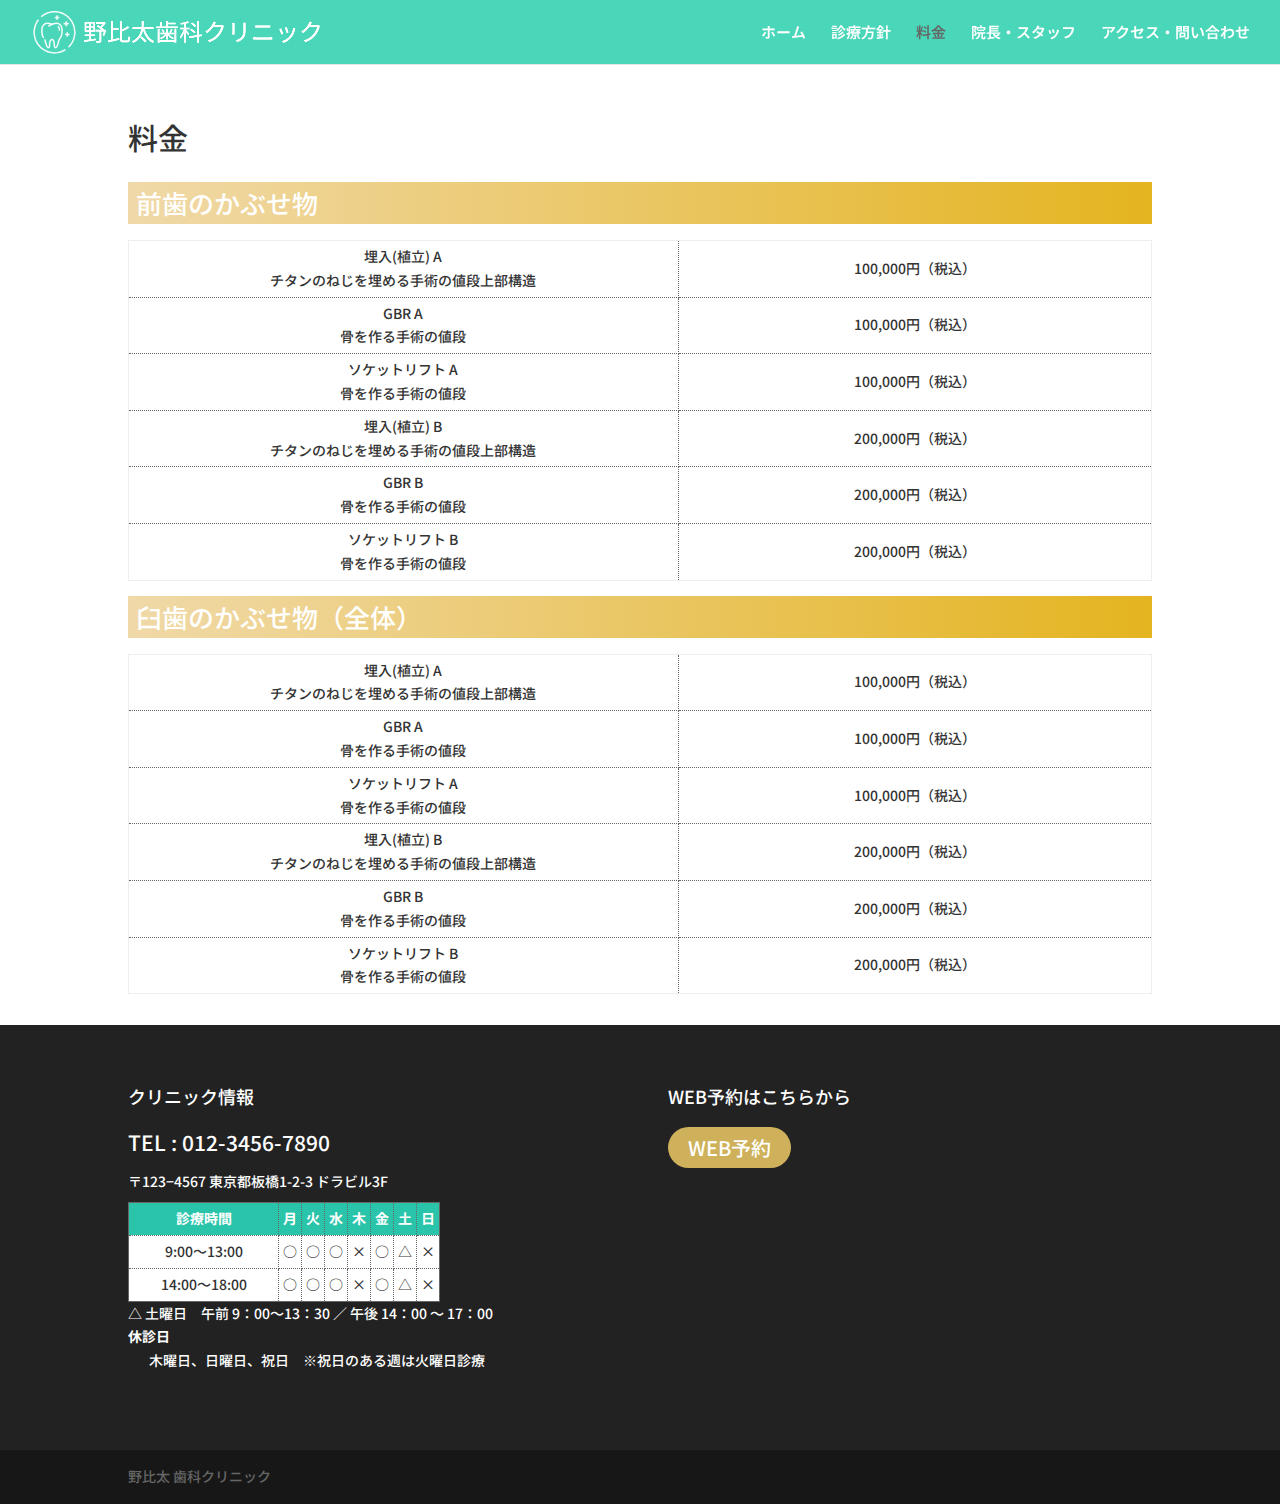
<file: demo1/price/index.html>
<!DOCTYPE html>
<html lang="fr-FR">
<head>
	<meta charset="UTF-8">
<meta http-equiv="X-UA-Compatible" content="IE=edge">
	<link rel="pingback" href="./../xmlrpc.php">

	<script type="text/javascript">
		document.documentElement.className = 'js';
	</script>

	<title>料金 | 野比太 歯科クリニック</title>
<meta name="robots" content="max-image-preview:large">
<script type="text/javascript">
			let jqueryParams=[],jQuery=function(r){return jqueryParams=[...jqueryParams,r],jQuery},$=function(r){return jqueryParams=[...jqueryParams,r],$};window.jQuery=jQuery,window.$=jQuery;let customHeadScripts=!1;jQuery.fn=jQuery.prototype={},$.fn=jQuery.prototype={},jQuery.noConflict=function(r){if(window.jQuery)return jQuery=window.jQuery,$=window.jQuery,customHeadScripts=!0,jQuery.noConflict},jQuery.ready=function(r){jqueryParams=[...jqueryParams,r]},$.ready=function(r){jqueryParams=[...jqueryParams,r]},jQuery.load=function(r){jqueryParams=[...jqueryParams,r]},$.load=function(r){jqueryParams=[...jqueryParams,r]},jQuery.fn.ready=function(r){jqueryParams=[...jqueryParams,r]},$.fn.ready=function(r){jqueryParams=[...jqueryParams,r]};</script><link rel="dns-prefetch" href="//fonts.googleapis.com">
<link rel="alternate" type="application/rss+xml" title="野比太 歯科クリニック &raquo; Flux" href="./../feed/index.html">
<link rel="alternate" type="application/rss+xml" title="野比太 歯科クリニック &raquo; Flux des commentaires" href="./../comments/feed/index.html">
<meta content="Divi Child v.1.0.0" name="generator">
<link rel="stylesheet" id="wp-block-library-css" href="./../wp-includes/css/dist/block-library/style.min.css?ver=5.9.2" type="text/css" media="all">
<style id="global-styles-inline-css" type="text/css">body{--wp--preset--color--black: #000000;--wp--preset--color--cyan-bluish-gray: #abb8c3;--wp--preset--color--white: #ffffff;--wp--preset--color--pale-pink: #f78da7;--wp--preset--color--vivid-red: #cf2e2e;--wp--preset--color--luminous-vivid-orange: #ff6900;--wp--preset--color--luminous-vivid-amber: #fcb900;--wp--preset--color--light-green-cyan: #7bdcb5;--wp--preset--color--vivid-green-cyan: #00d084;--wp--preset--color--pale-cyan-blue: #8ed1fc;--wp--preset--color--vivid-cyan-blue: #0693e3;--wp--preset--color--vivid-purple: #9b51e0;--wp--preset--gradient--vivid-cyan-blue-to-vivid-purple: linear-gradient(135deg,rgba(6,147,227,1) 0%,rgb(155,81,224) 100%);--wp--preset--gradient--light-green-cyan-to-vivid-green-cyan: linear-gradient(135deg,rgb(122,220,180) 0%,rgb(0,208,130) 100%);--wp--preset--gradient--luminous-vivid-amber-to-luminous-vivid-orange: linear-gradient(135deg,rgba(252,185,0,1) 0%,rgba(255,105,0,1) 100%);--wp--preset--gradient--luminous-vivid-orange-to-vivid-red: linear-gradient(135deg,rgba(255,105,0,1) 0%,rgb(207,46,46) 100%);--wp--preset--gradient--very-light-gray-to-cyan-bluish-gray: linear-gradient(135deg,rgb(238,238,238) 0%,rgb(169,184,195) 100%);--wp--preset--gradient--cool-to-warm-spectrum: linear-gradient(135deg,rgb(74,234,220) 0%,rgb(151,120,209) 20%,rgb(207,42,186) 40%,rgb(238,44,130) 60%,rgb(251,105,98) 80%,rgb(254,248,76) 100%);--wp--preset--gradient--blush-light-purple: linear-gradient(135deg,rgb(255,206,236) 0%,rgb(152,150,240) 100%);--wp--preset--gradient--blush-bordeaux: linear-gradient(135deg,rgb(254,205,165) 0%,rgb(254,45,45) 50%,rgb(107,0,62) 100%);--wp--preset--gradient--luminous-dusk: linear-gradient(135deg,rgb(255,203,112) 0%,rgb(199,81,192) 50%,rgb(65,88,208) 100%);--wp--preset--gradient--pale-ocean: linear-gradient(135deg,rgb(255,245,203) 0%,rgb(182,227,212) 50%,rgb(51,167,181) 100%);--wp--preset--gradient--electric-grass: linear-gradient(135deg,rgb(202,248,128) 0%,rgb(113,206,126) 100%);--wp--preset--gradient--midnight: linear-gradient(135deg,rgb(2,3,129) 0%,rgb(40,116,252) 100%);--wp--preset--duotone--dark-grayscale: url('#wp-duotone-dark-grayscale');--wp--preset--duotone--grayscale: url('#wp-duotone-grayscale');--wp--preset--duotone--purple-yellow: url('#wp-duotone-purple-yellow');--wp--preset--duotone--blue-red: url('#wp-duotone-blue-red');--wp--preset--duotone--midnight: url('#wp-duotone-midnight');--wp--preset--duotone--magenta-yellow: url('#wp-duotone-magenta-yellow');--wp--preset--duotone--purple-green: url('#wp-duotone-purple-green');--wp--preset--duotone--blue-orange: url('#wp-duotone-blue-orange');--wp--preset--font-size--small: 13px;--wp--preset--font-size--medium: 20px;--wp--preset--font-size--large: 36px;--wp--preset--font-size--x-large: 42px;}.has-black-color{color: var(--wp--preset--color--black) !important;}.has-cyan-bluish-gray-color{color: var(--wp--preset--color--cyan-bluish-gray) !important;}.has-white-color{color: var(--wp--preset--color--white) !important;}.has-pale-pink-color{color: var(--wp--preset--color--pale-pink) !important;}.has-vivid-red-color{color: var(--wp--preset--color--vivid-red) !important;}.has-luminous-vivid-orange-color{color: var(--wp--preset--color--luminous-vivid-orange) !important;}.has-luminous-vivid-amber-color{color: var(--wp--preset--color--luminous-vivid-amber) !important;}.has-light-green-cyan-color{color: var(--wp--preset--color--light-green-cyan) !important;}.has-vivid-green-cyan-color{color: var(--wp--preset--color--vivid-green-cyan) !important;}.has-pale-cyan-blue-color{color: var(--wp--preset--color--pale-cyan-blue) !important;}.has-vivid-cyan-blue-color{color: var(--wp--preset--color--vivid-cyan-blue) !important;}.has-vivid-purple-color{color: var(--wp--preset--color--vivid-purple) !important;}.has-black-background-color{background-color: var(--wp--preset--color--black) !important;}.has-cyan-bluish-gray-background-color{background-color: var(--wp--preset--color--cyan-bluish-gray) !important;}.has-white-background-color{background-color: var(--wp--preset--color--white) !important;}.has-pale-pink-background-color{background-color: var(--wp--preset--color--pale-pink) !important;}.has-vivid-red-background-color{background-color: var(--wp--preset--color--vivid-red) !important;}.has-luminous-vivid-orange-background-color{background-color: var(--wp--preset--color--luminous-vivid-orange) !important;}.has-luminous-vivid-amber-background-color{background-color: var(--wp--preset--color--luminous-vivid-amber) !important;}.has-light-green-cyan-background-color{background-color: var(--wp--preset--color--light-green-cyan) !important;}.has-vivid-green-cyan-background-color{background-color: var(--wp--preset--color--vivid-green-cyan) !important;}.has-pale-cyan-blue-background-color{background-color: var(--wp--preset--color--pale-cyan-blue) !important;}.has-vivid-cyan-blue-background-color{background-color: var(--wp--preset--color--vivid-cyan-blue) !important;}.has-vivid-purple-background-color{background-color: var(--wp--preset--color--vivid-purple) !important;}.has-black-border-color{border-color: var(--wp--preset--color--black) !important;}.has-cyan-bluish-gray-border-color{border-color: var(--wp--preset--color--cyan-bluish-gray) !important;}.has-white-border-color{border-color: var(--wp--preset--color--white) !important;}.has-pale-pink-border-color{border-color: var(--wp--preset--color--pale-pink) !important;}.has-vivid-red-border-color{border-color: var(--wp--preset--color--vivid-red) !important;}.has-luminous-vivid-orange-border-color{border-color: var(--wp--preset--color--luminous-vivid-orange) !important;}.has-luminous-vivid-amber-border-color{border-color: var(--wp--preset--color--luminous-vivid-amber) !important;}.has-light-green-cyan-border-color{border-color: var(--wp--preset--color--light-green-cyan) !important;}.has-vivid-green-cyan-border-color{border-color: var(--wp--preset--color--vivid-green-cyan) !important;}.has-pale-cyan-blue-border-color{border-color: var(--wp--preset--color--pale-cyan-blue) !important;}.has-vivid-cyan-blue-border-color{border-color: var(--wp--preset--color--vivid-cyan-blue) !important;}.has-vivid-purple-border-color{border-color: var(--wp--preset--color--vivid-purple) !important;}.has-vivid-cyan-blue-to-vivid-purple-gradient-background{background: var(--wp--preset--gradient--vivid-cyan-blue-to-vivid-purple) !important;}.has-light-green-cyan-to-vivid-green-cyan-gradient-background{background: var(--wp--preset--gradient--light-green-cyan-to-vivid-green-cyan) !important;}.has-luminous-vivid-amber-to-luminous-vivid-orange-gradient-background{background: var(--wp--preset--gradient--luminous-vivid-amber-to-luminous-vivid-orange) !important;}.has-luminous-vivid-orange-to-vivid-red-gradient-background{background: var(--wp--preset--gradient--luminous-vivid-orange-to-vivid-red) !important;}.has-very-light-gray-to-cyan-bluish-gray-gradient-background{background: var(--wp--preset--gradient--very-light-gray-to-cyan-bluish-gray) !important;}.has-cool-to-warm-spectrum-gradient-background{background: var(--wp--preset--gradient--cool-to-warm-spectrum) !important;}.has-blush-light-purple-gradient-background{background: var(--wp--preset--gradient--blush-light-purple) !important;}.has-blush-bordeaux-gradient-background{background: var(--wp--preset--gradient--blush-bordeaux) !important;}.has-luminous-dusk-gradient-background{background: var(--wp--preset--gradient--luminous-dusk) !important;}.has-pale-ocean-gradient-background{background: var(--wp--preset--gradient--pale-ocean) !important;}.has-electric-grass-gradient-background{background: var(--wp--preset--gradient--electric-grass) !important;}.has-midnight-gradient-background{background: var(--wp--preset--gradient--midnight) !important;}.has-small-font-size{font-size: var(--wp--preset--font-size--small) !important;}.has-medium-font-size{font-size: var(--wp--preset--font-size--medium) !important;}.has-large-font-size{font-size: var(--wp--preset--font-size--large) !important;}.has-x-large-font-size{font-size: var(--wp--preset--font-size--x-large) !important;}</style>
<style id="divi-style-parent-inline-inline-css" type="text/css">/*!
Theme Name: Divi
Theme URI: http://www.elegantthemes.com/gallery/divi/
Version: 4.15.1
Description: Smart. Flexible. Beautiful. Divi is the most powerful theme in our collection.
Author: Elegant Themes
Author URI: http://www.elegantthemes.com
License: GNU General Public License v2
License URI: http://www.gnu.org/licenses/gpl-2.0.html
*/

a,abbr,acronym,address,applet,b,big,blockquote,body,center,cite,code,dd,del,dfn,div,dl,dt,em,fieldset,font,form,h1,h2,h3,h4,h5,h6,html,i,iframe,img,ins,kbd,label,legend,li,object,ol,p,pre,q,s,samp,small,span,strike,strong,sub,sup,tt,u,ul,var{margin:0;padding:0;border:0;outline:0;font-size:100%;-ms-text-size-adjust:100%;-webkit-text-size-adjust:100%;vertical-align:baseline;background:transparent}body{line-height:1}ol,ul{list-style:none}blockquote,q{quotes:none}blockquote:after,blockquote:before,q:after,q:before{content:"";content:none}blockquote{margin:20px 0 30px;border-left:5px solid;padding-left:20px}:focus{outline:0}del{text-decoration:line-through}pre{overflow:auto;padding:10px}figure{margin:0}table{border-collapse:collapse;border-spacing:0}article,aside,footer,header,hgroup,nav,section{display:block}body{font-family:Open Sans,Arial,sans-serif;font-size:14px;color:#666;background-color:#fff;line-height:1.7em;font-weight:500;-webkit-font-smoothing:antialiased;-moz-osx-font-smoothing:grayscale}body.page-template-page-template-blank-php #page-container{padding-top:0!important}body.et_cover_background{background-size:cover!important;background-position:top!important;background-repeat:no-repeat!important;background-attachment:fixed}a{color:#2ea3f2}a,a:hover{text-decoration:none}p{padding-bottom:1em}p:not(.has-background):last-of-type{padding-bottom:0}p.et_normal_padding{padding-bottom:1em}strong{font-weight:700}cite,em,i{font-style:italic}code,pre{font-family:Courier New,monospace;margin-bottom:10px}ins{text-decoration:none}sub,sup{height:0;line-height:1;position:relative;vertical-align:baseline}sup{bottom:.8em}sub{top:.3em}dl{margin:0 0 1.5em}dl dt{font-weight:700}dd{margin-left:1.5em}blockquote p{padding-bottom:0}embed,iframe,object,video{max-width:100%}h1,h2,h3,h4,h5,h6{color:#333;padding-bottom:10px;line-height:1em;font-weight:500}h1 a,h2 a,h3 a,h4 a,h5 a,h6 a{color:inherit}h1{font-size:30px}h2{font-size:26px}h3{font-size:22px}h4{font-size:18px}h5{font-size:16px}h6{font-size:14px}input{-webkit-appearance:none}input[type=checkbox]{-webkit-appearance:checkbox}input[type=radio]{-webkit-appearance:radio}input.text,input.title,input[type=email],input[type=password],input[type=tel],input[type=text],select,textarea{background-color:#fff;border:1px solid #bbb;padding:2px;color:#4e4e4e}input.text:focus,input.title:focus,input[type=text]:focus,select:focus,textarea:focus{border-color:#2d3940;color:#3e3e3e}input.text,input.title,input[type=text],select,textarea{margin:0}textarea{padding:4px}button,input,select,textarea{font-family:inherit}img{max-width:100%;height:auto}.clear{clear:both}br.clear{margin:0;padding:0}.pagination{clear:both}#et_search_icon:hover,.et-social-icon a:hover,.et_password_protected_form .et_submit_button,.form-submit .et_pb_buttontton.alt.disabled,.nav-single a,.posted_in a{color:#2ea3f2}.et-search-form,blockquote{border-color:#2ea3f2}#main-content{background-color:#fff}.container{width:80%;max-width:1080px;margin:auto;position:relative}body:not(.et-tb) #main-content .container,body:not(.et-tb-has-header) #main-content .container{padding-top:58px}.et_full_width_page #main-content .container:before{display:none}.main_title{margin-bottom:20px}.et_password_protected_form .et_submit_button:hover,.form-submit .et_pb_button:hover{background:rgba(0,0,0,.05)}.et_button_icon_visible .et_pb_button{padding-right:2em;padding-left:.7em}.et_button_icon_visible .et_pb_button:after{opacity:1;margin-left:0}.et_button_left .et_pb_button:hover:after{left:.15em}.et_button_left .et_pb_button:after{margin-left:0;left:1em}.et_button_icon_visible.et_button_left .et_pb_button,.et_button_left .et_pb_button:hover,.et_button_left .et_pb_module .et_pb_button:hover{padding-left:2em;padding-right:.7em}.et_button_icon_visible.et_button_left .et_pb_button:after,.et_button_left .et_pb_button:hover:after{left:.15em}.et_password_protected_form .et_submit_button:hover,.form-submit .et_pb_button:hover{padding:.3em 1em}.et_button_no_icon .et_pb_button:after{display:none}.et_button_no_icon.et_button_icon_visible.et_button_left .et_pb_button,.et_button_no_icon.et_button_left .et_pb_button:hover,.et_button_no_icon .et_pb_button,.et_button_no_icon .et_pb_button:hover{padding:.3em 1em!important}.et_button_custom_icon .et_pb_button:after{line-height:1.7em}.et_button_custom_icon.et_button_icon_visible .et_pb_button:after,.et_button_custom_icon .et_pb_button:hover:after{margin-left:.3em}#left-area .post_format-post-format-gallery .wp-block-gallery:first-of-type{padding:0;margin-bottom:-16px}.entry-content table:not(.variations){border:1px solid #eee;margin:0 0 15px;text-align:left;width:100%}.entry-content thead th,.entry-content tr th{color:#555;font-weight:700;padding:9px 24px}.entry-content tr td{border-top:1px solid #eee;padding:6px 24px}#left-area ul,.entry-content ul,.et-l--body ul,.et-l--footer ul,.et-l--header ul{list-style-type:disc;padding:0 0 23px 1em;line-height:26px}#left-area ol,.entry-content ol,.et-l--body ol,.et-l--footer ol,.et-l--header ol{list-style-type:decimal;list-style-position:inside;padding:0 0 23px;line-height:26px}#left-area ul li ul,.entry-content ul li ol{padding:2px 0 2px 20px}#left-area ol li ul,.entry-content ol li ol,.et-l--body ol li ol,.et-l--footer ol li ol,.et-l--header ol li ol{padding:2px 0 2px 35px}#left-area ul.wp-block-gallery{display:-webkit-box;display:-ms-flexbox;display:flex;-ms-flex-wrap:wrap;flex-wrap:wrap;list-style-type:none;padding:0}#left-area ul.products{padding:0!important;line-height:1.7!important;list-style:none!important}.gallery-item a{display:block}.gallery-caption,.gallery-item a{width:90%}#wpadminbar{z-index:100001}#left-area .post-meta{font-size:14px;padding-bottom:15px}#left-area .post-meta a{text-decoration:none;color:#666}#left-area .et_featured_image{padding-bottom:7px}.single .post{padding-bottom:25px}body.single .et_audio_content{margin-bottom:-6px}.nav-single a{text-decoration:none;color:#2ea3f2;font-size:14px;font-weight:400}.nav-previous{float:left}.nav-next{float:right}.et_password_protected_form p input{background-color:#eee;border:none!important;width:100%!important;border-radius:0!important;font-size:14px;color:#999!important;padding:16px!important;-webkit-box-sizing:border-box;box-sizing:border-box}.et_password_protected_form label{display:none}.et_password_protected_form .et_submit_button{font-family:inherit;display:block;float:right;margin:8px auto 0;cursor:pointer}.post-password-required p.nocomments.container{max-width:100%}.post-password-required p.nocomments.container:before{display:none}.aligncenter,div.post .new-post .aligncenter{display:block;margin-left:auto;margin-right:auto}.wp-caption{border:1px solid #ddd;text-align:center;background-color:#f3f3f3;margin-bottom:10px;max-width:96%;padding:8px}.wp-caption.alignleft{margin:0 30px 20px 0}.wp-caption.alignright{margin:0 0 20px 30px}.wp-caption img{margin:0;padding:0;border:0}.wp-caption p.wp-caption-text{font-size:12px;padding:0 4px 5px;margin:0}.alignright{float:right}.alignleft{float:left}img.alignleft{display:inline;float:left;margin-right:15px}img.alignright{display:inline;float:right;margin-left:15px}.page.et_pb_pagebuilder_layout #main-content{background-color:transparent}body #main-content .et_builder_inner_content>h1,body #main-content .et_builder_inner_content>h2,body #main-content .et_builder_inner_content>h3,body #main-content .et_builder_inner_content>h4,body #main-content .et_builder_inner_content>h5,body #main-content .et_builder_inner_content>h6{line-height:1.4em}body #main-content .et_builder_inner_content>p{line-height:1.7em}.wp-block-pullquote{margin:20px 0 30px}.wp-block-pullquote.has-background blockquote{border-left:none}.wp-block-group.has-background{padding:1.5em 1.5em .5em}@media (min-width:981px){#left-area{width:79.125%;padding-bottom:23px}#main-content .container:before{content:"";position:absolute;top:0;height:100%;width:1px;background-color:#e2e2e2}.et_full_width_page #left-area,.et_no_sidebar #left-area{float:none;width:100%!important}.et_full_width_page #left-area{padding-bottom:0}.et_no_sidebar #main-content .container:before{display:none}}@media (max-width:980px){#page-container{padding-top:80px}.et-tb #page-container,.et-tb-has-header #page-container{padding-top:0!important}#left-area,#sidebar{width:100%!important}#main-content .container:before{display:none!important}.et_full_width_page .et_gallery_item:nth-child(4n+1){clear:none}}@media print{#page-container{padding-top:0!important}}#wp-admin-bar-et-use-visual-builder a:before{font-family:ETmodules!important;content:"\e625";font-size:30px!important;width:28px;margin-top:-3px;color:#974df3!important}#wp-admin-bar-et-use-visual-builder:hover a:before{color:#fff!important}#wp-admin-bar-et-use-visual-builder:hover a,#wp-admin-bar-et-use-visual-builder a:hover{transition:background-color .5s ease;-webkit-transition:background-color .5s ease;-moz-transition:background-color .5s ease;background-color:#7e3bd0!important;color:#fff!important}* html .clearfix,:first-child+html .clearfix{zoom:1}.iphone .et_pb_section_video_bg video::-webkit-media-controls-start-playback-button{display:none!important;-webkit-appearance:none}.et_mobile_device .et_pb_section_parallax .et_pb_parallax_css{background-attachment:scroll}.et-social-facebook a.icon:before{content:"\e093"}.et-social-twitter a.icon:before{content:"\e094"}.et-social-google-plus a.icon:before{content:"\e096"}.et-social-instagram a.icon:before{content:"\e09a"}.et-social-rss a.icon:before{content:"\e09e"}.ai1ec-single-event:after{content:" ";display:table;clear:both}.evcal_event_details .evcal_evdata_cell .eventon_details_shading_bot.eventon_details_shading_bot{z-index:3}.wp-block-divi-layout{margin-bottom:1em}*{-webkit-box-sizing:border-box;box-sizing:border-box}#et-info-email:before,#et-info-phone:before,#et_search_icon:before,.comment-reply-link:after,.et-cart-info span:before,.et-pb-arrow-next:before,.et-pb-arrow-prev:before,.et-social-icon a:before,.et_audio_container .mejs-playpause-button button:before,.et_audio_container .mejs-volume-button button:before,.et_overlay:before,.et_password_protected_form .et_submit_button:after,.et_pb_button:after,.et_pb_contact_reset:after,.et_pb_contact_submit:after,.et_pb_font_icon:before,.et_pb_newsletter_button:after,.et_pb_pricing_table_button:after,.et_pb_promo_button:after,.et_pb_testimonial:before,.et_pb_toggle_title:before,.form-submit .et_pb_button:after,.mobile_menu_bar:before,a.et_pb_more_button:after{font-family:ETmodules!important;speak:none;font-style:normal;font-weight:400;-webkit-font-feature-settings:normal;font-feature-settings:normal;font-variant:normal;text-transform:none;line-height:1;-webkit-font-smoothing:antialiased;-moz-osx-font-smoothing:grayscale;text-shadow:0 0;direction:ltr}.et-pb-icon,.et_pb_custom_button_icon.et_pb_button:after,.et_pb_login .et_pb_custom_button_icon.et_pb_button:after,.et_pb_woo_custom_button_icon .button.et_pb_custom_button_icon.et_pb_button:after,.et_pb_woo_custom_button_icon .button.et_pb_custom_button_icon.et_pb_button:hover:after{content:attr(data-icon)}.et-pb-icon{font-family:ETmodules;speak:none;font-weight:400;-webkit-font-feature-settings:normal;font-feature-settings:normal;font-variant:normal;text-transform:none;line-height:1;-webkit-font-smoothing:antialiased;font-size:96px;font-style:normal;display:inline-block;-webkit-box-sizing:border-box;box-sizing:border-box;direction:ltr}#et-ajax-saving{display:none;-webkit-transition:background .3s,-webkit-box-shadow .3s;transition:background .3s,-webkit-box-shadow .3s;transition:background .3s,box-shadow .3s;transition:background .3s,box-shadow .3s,-webkit-box-shadow .3s;-webkit-box-shadow:rgba(0,139,219,.247059) 0 0 60px;box-shadow:0 0 60px rgba(0,139,219,.247059);position:fixed;top:50%;left:50%;width:50px;height:50px;background:#fff;border-radius:50px;margin:-25px 0 0 -25px;z-index:999999;text-align:center}#et-ajax-saving img{margin:9px}.et-safe-mode-indicator,.et-safe-mode-indicator:focus,.et-safe-mode-indicator:hover{-webkit-box-shadow:0 5px 10px rgba(41,196,169,.15);box-shadow:0 5px 10px rgba(41,196,169,.15);background:#29c4a9;color:#fff;font-size:14px;font-weight:600;padding:12px;line-height:16px;border-radius:3px;position:fixed;bottom:30px;right:30px;z-index:999999;text-decoration:none;font-family:Open Sans,sans-serif;-webkit-font-smoothing:antialiased;-moz-osx-font-smoothing:grayscale}.et_pb_button{font-size:20px;font-weight:500;padding:.3em 1em;line-height:1.7em!important;background-color:transparent;background-size:cover;background-position:50%;background-repeat:no-repeat;border:2px solid;border-radius:3px;-webkit-transition-duration:.2s;transition-duration:.2s;-webkit-transition-property:all!important;transition-property:all!important}.et_pb_button,.et_pb_button_inner{position:relative}.et_pb_button:hover,.et_pb_module .et_pb_button:hover{border:2px solid transparent;padding:.3em 2em .3em .7em}.et_pb_button:hover{background-color:hsla(0,0%,100%,.2)}.et_pb_bg_layout_light.et_pb_button:hover,.et_pb_bg_layout_light .et_pb_button:hover{background-color:rgba(0,0,0,.05)}.et_pb_button:after,.et_pb_button:before{font-size:32px;line-height:1em;content:"\35";opacity:0;position:absolute;margin-left:-1em;-webkit-transition:all .2s;transition:all .2s;text-transform:none;-webkit-font-feature-settings:"kern" off;font-feature-settings:"kern" off;font-variant:none;font-style:normal;font-weight:400;text-shadow:none}.et_pb_button.et_hover_enabled:hover:after,.et_pb_button.et_pb_hovered:hover:after{-webkit-transition:none!important;transition:none!important}.et_pb_button:before{display:none}.et_pb_button:hover:after{opacity:1;margin-left:0}.et_pb_column_1_3 h1,.et_pb_column_1_4 h1,.et_pb_column_1_5 h1,.et_pb_column_1_6 h1,.et_pb_column_2_5 h1{font-size:26px}.et_pb_column_1_3 h2,.et_pb_column_1_4 h2,.et_pb_column_1_5 h2,.et_pb_column_1_6 h2,.et_pb_column_2_5 h2{font-size:23px}.et_pb_column_1_3 h3,.et_pb_column_1_4 h3,.et_pb_column_1_5 h3,.et_pb_column_1_6 h3,.et_pb_column_2_5 h3{font-size:20px}.et_pb_column_1_3 h4,.et_pb_column_1_4 h4,.et_pb_column_1_5 h4,.et_pb_column_1_6 h4,.et_pb_column_2_5 h4{font-size:18px}.et_pb_column_1_3 h5,.et_pb_column_1_4 h5,.et_pb_column_1_5 h5,.et_pb_column_1_6 h5,.et_pb_column_2_5 h5{font-size:16px}.et_pb_column_1_3 h6,.et_pb_column_1_4 h6,.et_pb_column_1_5 h6,.et_pb_column_1_6 h6,.et_pb_column_2_5 h6{font-size:15px}.et_pb_bg_layout_dark,.et_pb_bg_layout_dark h1,.et_pb_bg_layout_dark h2,.et_pb_bg_layout_dark h3,.et_pb_bg_layout_dark h4,.et_pb_bg_layout_dark h5,.et_pb_bg_layout_dark h6{color:#fff!important}.et_pb_module.et_pb_text_align_left{text-align:left}.et_pb_module.et_pb_text_align_center{text-align:center}.et_pb_module.et_pb_text_align_right{text-align:right}.et_pb_module.et_pb_text_align_justified{text-align:justify}.clearfix:after{visibility:hidden;display:block;font-size:0;content:" ";clear:both;height:0}.et_pb_bg_layout_light .et_pb_more_button{color:#2ea3f2}.et_builder_inner_content{position:relative;z-index:1}header .et_builder_inner_content{z-index:2}.et_pb_css_mix_blend_mode_passthrough{mix-blend-mode:unset!important}.et_pb_image_container{margin:-20px -20px 29px}.et_pb_module_inner{position:relative}.et_hover_enabled_preview{z-index:2}.et_hover_enabled:hover{position:relative;z-index:2}.et_pb_all_tabs,.et_pb_module,.et_pb_posts_nav a,.et_pb_tab,.et_pb_with_background{position:relative;background-size:cover;background-position:50%;background-repeat:no-repeat}.et_pb_background_mask,.et_pb_background_pattern{bottom:0;left:0;position:absolute;right:0;top:0}.et_pb_background_mask{background-size:calc(100% + 2px) calc(100% + 2px);background-repeat:no-repeat;background-position:50%;overflow:hidden}.et_pb_background_pattern{background-position:0 0;background-repeat:repeat}.et_pb_with_border{position:relative;border:0 solid #333}.post-password-required .et_pb_row{padding:0;width:100%}.post-password-required .et_password_protected_form{min-height:0}body.et_pb_pagebuilder_layout.et_pb_show_title .post-password-required .et_password_protected_form h1,body:not(.et_pb_pagebuilder_layout) .post-password-required .et_password_protected_form h1{display:none}.et_pb_no_bg{padding:0!important}.et_overlay.et_pb_inline_icon:before,.et_pb_inline_icon:before{content:attr(data-icon)}.et_pb_more_button{color:inherit;text-shadow:none;text-decoration:none;display:inline-block;margin-top:20px}.et_parallax_bg_wrap{overflow:hidden;position:absolute;top:0;right:0;bottom:0;left:0}.et_parallax_bg{background-repeat:no-repeat;background-position:top;background-size:cover;position:absolute;bottom:0;left:0;width:100%;height:100%;display:block}.et_parallax_bg.et_parallax_bg__hover,.et_parallax_bg.et_parallax_bg_phone,.et_parallax_bg.et_parallax_bg_tablet,.et_parallax_gradient.et_parallax_gradient__hover,.et_parallax_gradient.et_parallax_gradient_phone,.et_parallax_gradient.et_parallax_gradient_tablet,.et_pb_section_parallax_hover:hover .et_parallax_bg:not(.et_parallax_bg__hover),.et_pb_section_parallax_hover:hover .et_parallax_gradient:not(.et_parallax_gradient__hover){display:none}.et_pb_section_parallax_hover:hover .et_parallax_bg.et_parallax_bg__hover,.et_pb_section_parallax_hover:hover .et_parallax_gradient.et_parallax_gradient__hover{display:block}.et_parallax_gradient{bottom:0;display:block;left:0;position:absolute;right:0;top:0}.et_pb_module.et_pb_section_parallax,.et_pb_posts_nav a.et_pb_section_parallax,.et_pb_tab.et_pb_section_parallax{position:relative}.et_pb_section_parallax .et_pb_parallax_css,.et_pb_slides .et_parallax_bg.et_pb_parallax_css{background-attachment:fixed}body.et-bfb .et_pb_section_parallax .et_pb_parallax_css,body.et-bfb .et_pb_slides .et_parallax_bg.et_pb_parallax_css{background-attachment:scroll;bottom:auto}.et_pb_section_parallax.et_pb_column .et_pb_module,.et_pb_section_parallax.et_pb_row .et_pb_column,.et_pb_section_parallax.et_pb_row .et_pb_module{z-index:9;position:relative}.et_pb_more_button:hover:after{opacity:1;margin-left:0}.et_pb_preload .et_pb_section_video_bg,.et_pb_preload>div{visibility:hidden}.et_pb_preload,.et_pb_section.et_pb_section_video.et_pb_preload{position:relative;background:#464646!important}.et_pb_preload:before{content:"";position:absolute;top:50%;left:50%;background:url(./../wp-content/themes/Divi/includes/builder/styles/images/preloader.gif) no-repeat;border-radius:32px;width:32px;height:32px;margin:-16px 0 0 -16px}.box-shadow-overlay{position:absolute;top:0;left:0;width:100%;height:100%;z-index:10;pointer-events:none}.et_pb_section>.box-shadow-overlay~.et_pb_row{z-index:11}.et_pb_row>.box-shadow-overlay{z-index:8}.has-box-shadow-overlay{position:relative}.et_clickable{cursor:pointer}.screen-reader-text{border:0;clip:rect(1px,1px,1px,1px);-webkit-clip-path:inset(50%);clip-path:inset(50%);height:1px;margin:-1px;overflow:hidden;padding:0;position:absolute!important;width:1px;word-wrap:normal!important}.et_multi_view_hidden,.et_multi_view_hidden_image{display:none!important}@keyframes multi-view-image-fade{0%{opacity:0}10%{opacity:.1}20%{opacity:.2}30%{opacity:.3}40%{opacity:.4}50%{opacity:.5}60%{opacity:.6}70%{opacity:.7}80%{opacity:.8}90%{opacity:.9}to{opacity:1}}.et_multi_view_image__loading{visibility:hidden}.et_multi_view_image__loaded{-webkit-animation:multi-view-image-fade .5s;animation:multi-view-image-fade .5s}#et-pb-motion-effects-offset-tracker{visibility:hidden!important;opacity:0;position:absolute;top:0;left:0}.et-pb-before-scroll-animation{opacity:0}header.et-l.et-l--header:after{clear:both;display:block;content:""}.et_pb_module{-webkit-animation-timing-function:linear;animation-timing-function:linear;-webkit-animation-duration:.2s;animation-duration:.2s}@-webkit-keyframes fadeBottom{0%{opacity:0;-webkit-transform:translateY(10%);transform:translateY(10%)}to{opacity:1;-webkit-transform:translateY(0);transform:translateY(0)}}@keyframes fadeBottom{0%{opacity:0;-webkit-transform:translateY(10%);transform:translateY(10%)}to{opacity:1;-webkit-transform:translateY(0);transform:translateY(0)}}@-webkit-keyframes fadeLeft{0%{opacity:0;-webkit-transform:translateX(-10%);transform:translateX(-10%)}to{opacity:1;-webkit-transform:translateX(0);transform:translateX(0)}}@keyframes fadeLeft{0%{opacity:0;-webkit-transform:translateX(-10%);transform:translateX(-10%)}to{opacity:1;-webkit-transform:translateX(0);transform:translateX(0)}}@-webkit-keyframes fadeRight{0%{opacity:0;-webkit-transform:translateX(10%);transform:translateX(10%)}to{opacity:1;-webkit-transform:translateX(0);transform:translateX(0)}}@keyframes fadeRight{0%{opacity:0;-webkit-transform:translateX(10%);transform:translateX(10%)}to{opacity:1;-webkit-transform:translateX(0);transform:translateX(0)}}@-webkit-keyframes fadeTop{0%{opacity:0;-webkit-transform:translateY(-10%);transform:translateY(-10%)}to{opacity:1;-webkit-transform:translateX(0);transform:translateX(0)}}@keyframes fadeTop{0%{opacity:0;-webkit-transform:translateY(-10%);transform:translateY(-10%)}to{opacity:1;-webkit-transform:translateX(0);transform:translateX(0)}}@-webkit-keyframes fadeIn{0%{opacity:0}to{opacity:1}}@keyframes fadeIn{0%{opacity:0}to{opacity:1}}.et-waypoint:not(.et_pb_counters){opacity:0}@media (min-width:981px){.et_pb_section.et_section_specialty div.et_pb_row .et_pb_column .et_pb_column .et_pb_module.et-last-child,.et_pb_section.et_section_specialty div.et_pb_row .et_pb_column .et_pb_column .et_pb_module:last-child,.et_pb_section.et_section_specialty div.et_pb_row .et_pb_column .et_pb_row_inner .et_pb_column .et_pb_module.et-last-child,.et_pb_section.et_section_specialty div.et_pb_row .et_pb_column .et_pb_row_inner .et_pb_column .et_pb_module:last-child,.et_pb_section div.et_pb_row .et_pb_column .et_pb_module.et-last-child,.et_pb_section div.et_pb_row .et_pb_column .et_pb_module:last-child{margin-bottom:0}}@media (max-width:980px){.et_overlay.et_pb_inline_icon_tablet:before,.et_pb_inline_icon_tablet:before{content:attr(data-icon-tablet)}.et_parallax_bg.et_parallax_bg_tablet_exist,.et_parallax_gradient.et_parallax_gradient_tablet_exist{display:none}.et_parallax_bg.et_parallax_bg_tablet,.et_parallax_gradient.et_parallax_gradient_tablet{display:block}.et_pb_column .et_pb_module{margin-bottom:30px}.et_pb_row .et_pb_column .et_pb_module.et-last-child,.et_pb_row .et_pb_column .et_pb_module:last-child,.et_section_specialty .et_pb_row .et_pb_column .et_pb_module.et-last-child,.et_section_specialty .et_pb_row .et_pb_column .et_pb_module:last-child{margin-bottom:0}.et_pb_more_button{display:inline-block!important}.et_pb_bg_layout_light_tablet.et_pb_button,.et_pb_bg_layout_light_tablet.et_pb_module.et_pb_button,.et_pb_bg_layout_light_tablet .et_pb_more_button{color:#2ea3f2}.et_pb_bg_layout_light_tablet .et_pb_forgot_password a{color:#666}.et_pb_bg_layout_light_tablet h1,.et_pb_bg_layout_light_tablet h2,.et_pb_bg_layout_light_tablet h3,.et_pb_bg_layout_light_tablet h4,.et_pb_bg_layout_light_tablet h5,.et_pb_bg_layout_light_tablet h6{color:#333!important}.et_pb_module .et_pb_bg_layout_light_tablet.et_pb_button{color:#2ea3f2!important}.et_pb_bg_layout_light_tablet{color:#666!important}.et_pb_bg_layout_dark_tablet,.et_pb_bg_layout_dark_tablet h1,.et_pb_bg_layout_dark_tablet h2,.et_pb_bg_layout_dark_tablet h3,.et_pb_bg_layout_dark_tablet h4,.et_pb_bg_layout_dark_tablet h5,.et_pb_bg_layout_dark_tablet h6{color:#fff!important}.et_pb_bg_layout_dark_tablet.et_pb_button,.et_pb_bg_layout_dark_tablet.et_pb_module.et_pb_button,.et_pb_bg_layout_dark_tablet .et_pb_more_button{color:inherit}.et_pb_bg_layout_dark_tablet .et_pb_forgot_password a{color:#fff}.et_pb_module.et_pb_text_align_left-tablet{text-align:left}.et_pb_module.et_pb_text_align_center-tablet{text-align:center}.et_pb_module.et_pb_text_align_right-tablet{text-align:right}.et_pb_module.et_pb_text_align_justified-tablet{text-align:justify}}@media (max-width:767px){.et_pb_more_button{display:inline-block!important}.et_overlay.et_pb_inline_icon_phone:before,.et_pb_inline_icon_phone:before{content:attr(data-icon-phone)}.et_parallax_bg.et_parallax_bg_phone_exist,.et_parallax_gradient.et_parallax_gradient_phone_exist{display:none}.et_parallax_bg.et_parallax_bg_phone,.et_parallax_gradient.et_parallax_gradient_phone{display:block}.et-hide-mobile{display:none!important}.et_pb_bg_layout_light_phone.et_pb_button,.et_pb_bg_layout_light_phone.et_pb_module.et_pb_button,.et_pb_bg_layout_light_phone .et_pb_more_button{color:#2ea3f2}.et_pb_bg_layout_light_phone .et_pb_forgot_password a{color:#666}.et_pb_bg_layout_light_phone h1,.et_pb_bg_layout_light_phone h2,.et_pb_bg_layout_light_phone h3,.et_pb_bg_layout_light_phone h4,.et_pb_bg_layout_light_phone h5,.et_pb_bg_layout_light_phone h6{color:#333!important}.et_pb_module .et_pb_bg_layout_light_phone.et_pb_button{color:#2ea3f2!important}.et_pb_bg_layout_light_phone{color:#666!important}.et_pb_bg_layout_dark_phone,.et_pb_bg_layout_dark_phone h1,.et_pb_bg_layout_dark_phone h2,.et_pb_bg_layout_dark_phone h3,.et_pb_bg_layout_dark_phone h4,.et_pb_bg_layout_dark_phone h5,.et_pb_bg_layout_dark_phone h6{color:#fff!important}.et_pb_bg_layout_dark_phone.et_pb_button,.et_pb_bg_layout_dark_phone.et_pb_module.et_pb_button,.et_pb_bg_layout_dark_phone .et_pb_more_button{color:inherit}.et_pb_module .et_pb_bg_layout_dark_phone.et_pb_button{color:#fff!important}.et_pb_bg_layout_dark_phone .et_pb_forgot_password a{color:#fff}.et_pb_module.et_pb_text_align_left-phone{text-align:left}.et_pb_module.et_pb_text_align_center-phone{text-align:center}.et_pb_module.et_pb_text_align_right-phone{text-align:right}.et_pb_module.et_pb_text_align_justified-phone{text-align:justify}}@media (max-width:479px){a.et_pb_more_button{display:block}}@media (min-width:768px) and (max-width:980px){[data-et-multi-view-load-tablet-hidden=true]:not(.et_multi_view_swapped){display:none!important}}@media (max-width:767px){[data-et-multi-view-load-phone-hidden=true]:not(.et_multi_view_swapped){display:none!important}}.et_pb_menu.et_pb_menu--style-inline_centered_logo .et_pb_menu__menu nav ul{-webkit-box-pack:center;-ms-flex-pack:center;justify-content:center}@-webkit-keyframes multi-view-image-fade{0%{-webkit-transform:scale(1);transform:scale(1);opacity:1}50%{-webkit-transform:scale(1.01);transform:scale(1.01);opacity:1}to{-webkit-transform:scale(1);transform:scale(1);opacity:1}}</style>
<style id="divi-dynamic-critical-inline-css" type="text/css">@font-face{font-family:ETmodules;font-display:block;src:url(./../wp-content/themes/Divi/core/admin/fonts/modules/all/modules.eot);src:url(./../wp-content/themes/Divi/core/admin/fonts/modules/all/modules.eot?#iefix) format("embedded-opentype"),url(./../wp-content/themes/Divi/core/admin/fonts/modules/all/modules.ttf) format("truetype"),url(./../wp-content/themes/Divi/core/admin/fonts/modules/all/modules.woff) format("woff"),url(./../wp-content/themes/Divi/core/admin/fonts/modules/all/modules.svg#ETmodules) format("svg");font-weight:400;font-style:normal}
@media (min-width:981px){.et_pb_gutters3 .et_pb_column,.et_pb_gutters3.et_pb_row .et_pb_column{margin-right:5.5%}.et_pb_gutters3 .et_pb_column_4_4,.et_pb_gutters3.et_pb_row .et_pb_column_4_4{width:100%}.et_pb_gutters3 .et_pb_column_4_4 .et_pb_module,.et_pb_gutters3.et_pb_row .et_pb_column_4_4 .et_pb_module{margin-bottom:2.75%}.et_pb_gutters3 .et_pb_column_3_4,.et_pb_gutters3.et_pb_row .et_pb_column_3_4{width:73.625%}.et_pb_gutters3 .et_pb_column_3_4 .et_pb_module,.et_pb_gutters3.et_pb_row .et_pb_column_3_4 .et_pb_module{margin-bottom:3.735%}.et_pb_gutters3 .et_pb_column_2_3,.et_pb_gutters3.et_pb_row .et_pb_column_2_3{width:64.833%}.et_pb_gutters3 .et_pb_column_2_3 .et_pb_module,.et_pb_gutters3.et_pb_row .et_pb_column_2_3 .et_pb_module{margin-bottom:4.242%}.et_pb_gutters3 .et_pb_column_3_5,.et_pb_gutters3.et_pb_row .et_pb_column_3_5{width:57.8%}.et_pb_gutters3 .et_pb_column_3_5 .et_pb_module,.et_pb_gutters3.et_pb_row .et_pb_column_3_5 .et_pb_module{margin-bottom:4.758%}.et_pb_gutters3 .et_pb_column_1_2,.et_pb_gutters3.et_pb_row .et_pb_column_1_2{width:47.25%}.et_pb_gutters3 .et_pb_column_1_2 .et_pb_module,.et_pb_gutters3.et_pb_row .et_pb_column_1_2 .et_pb_module{margin-bottom:5.82%}.et_pb_gutters3 .et_pb_column_2_5,.et_pb_gutters3.et_pb_row .et_pb_column_2_5{width:36.7%}.et_pb_gutters3 .et_pb_column_2_5 .et_pb_module,.et_pb_gutters3.et_pb_row .et_pb_column_2_5 .et_pb_module{margin-bottom:7.493%}.et_pb_gutters3 .et_pb_column_1_3,.et_pb_gutters3.et_pb_row .et_pb_column_1_3{width:29.6667%}.et_pb_gutters3 .et_pb_column_1_3 .et_pb_module,.et_pb_gutters3.et_pb_row .et_pb_column_1_3 .et_pb_module{margin-bottom:9.27%}.et_pb_gutters3 .et_pb_column_1_4,.et_pb_gutters3.et_pb_row .et_pb_column_1_4{width:20.875%}.et_pb_gutters3 .et_pb_column_1_4 .et_pb_module,.et_pb_gutters3.et_pb_row .et_pb_column_1_4 .et_pb_module{margin-bottom:13.174%}.et_pb_gutters3 .et_pb_column_1_5,.et_pb_gutters3.et_pb_row .et_pb_column_1_5{width:15.6%}.et_pb_gutters3 .et_pb_column_1_5 .et_pb_module,.et_pb_gutters3.et_pb_row .et_pb_column_1_5 .et_pb_module{margin-bottom:17.628%}.et_pb_gutters3 .et_pb_column_1_6,.et_pb_gutters3.et_pb_row .et_pb_column_1_6{width:12.0833%}.et_pb_gutters3 .et_pb_column_1_6 .et_pb_module,.et_pb_gutters3.et_pb_row .et_pb_column_1_6 .et_pb_module{margin-bottom:22.759%}.et_pb_gutters3 .et_full_width_page.woocommerce-page ul.products li.product{width:20.875%;margin-right:5.5%;margin-bottom:5.5%}.et_pb_gutters3.et_left_sidebar.woocommerce-page #main-content ul.products li.product,.et_pb_gutters3.et_right_sidebar.woocommerce-page #main-content ul.products li.product{width:28.353%;margin-right:7.47%}.et_pb_gutters3.et_left_sidebar.woocommerce-page #main-content ul.products.columns-1 li.product,.et_pb_gutters3.et_right_sidebar.woocommerce-page #main-content ul.products.columns-1 li.product{width:100%;margin-right:0}.et_pb_gutters3.et_left_sidebar.woocommerce-page #main-content ul.products.columns-2 li.product,.et_pb_gutters3.et_right_sidebar.woocommerce-page #main-content ul.products.columns-2 li.product{width:48%;margin-right:4%}.et_pb_gutters3.et_left_sidebar.woocommerce-page #main-content ul.products.columns-2 li:nth-child(2n+2),.et_pb_gutters3.et_right_sidebar.woocommerce-page #main-content ul.products.columns-2 li:nth-child(2n+2){margin-right:0}.et_pb_gutters3.et_left_sidebar.woocommerce-page #main-content ul.products.columns-2 li:nth-child(3n+1),.et_pb_gutters3.et_right_sidebar.woocommerce-page #main-content ul.products.columns-2 li:nth-child(3n+1){clear:none}}
@media (min-width:981px){.et_pb_gutter.et_pb_gutters1 #left-area{width:75%}.et_pb_gutter.et_pb_gutters1 #sidebar{width:25%}.et_pb_gutters1.et_right_sidebar #left-area{padding-right:0}.et_pb_gutters1.et_left_sidebar #left-area{padding-left:0}.et_pb_gutter.et_pb_gutters1.et_right_sidebar #main-content .container:before{right:25%!important}.et_pb_gutter.et_pb_gutters1.et_left_sidebar #main-content .container:before{left:25%!important}.et_pb_gutters1 .et_pb_column,.et_pb_gutters1.et_pb_row .et_pb_column{margin-right:0}.et_pb_gutters1 .et_pb_column_4_4,.et_pb_gutters1.et_pb_row .et_pb_column_4_4{width:100%}.et_pb_gutters1 .et_pb_column_4_4 .et_pb_module,.et_pb_gutters1.et_pb_row .et_pb_column_4_4 .et_pb_module{margin-bottom:0}.et_pb_gutters1 .et_pb_column_3_4,.et_pb_gutters1.et_pb_row .et_pb_column_3_4{width:75%}.et_pb_gutters1 .et_pb_column_3_4 .et_pb_module,.et_pb_gutters1.et_pb_row .et_pb_column_3_4 .et_pb_module{margin-bottom:0}.et_pb_gutters1 .et_pb_column_2_3,.et_pb_gutters1.et_pb_row .et_pb_column_2_3{width:66.667%}.et_pb_gutters1 .et_pb_column_2_3 .et_pb_module,.et_pb_gutters1.et_pb_row .et_pb_column_2_3 .et_pb_module{margin-bottom:0}.et_pb_gutters1 .et_pb_column_3_5,.et_pb_gutters1.et_pb_row .et_pb_column_3_5{width:60%}.et_pb_gutters1 .et_pb_column_3_5 .et_pb_module,.et_pb_gutters1.et_pb_row .et_pb_column_3_5 .et_pb_module{margin-bottom:0}.et_pb_gutters1 .et_pb_column_1_2,.et_pb_gutters1.et_pb_row .et_pb_column_1_2{width:50%}.et_pb_gutters1 .et_pb_column_1_2 .et_pb_module,.et_pb_gutters1.et_pb_row .et_pb_column_1_2 .et_pb_module{margin-bottom:0}.et_pb_gutters1 .et_pb_column_2_5,.et_pb_gutters1.et_pb_row .et_pb_column_2_5{width:40%}.et_pb_gutters1 .et_pb_column_2_5 .et_pb_module,.et_pb_gutters1.et_pb_row .et_pb_column_2_5 .et_pb_module{margin-bottom:0}.et_pb_gutters1 .et_pb_column_1_3,.et_pb_gutters1.et_pb_row .et_pb_column_1_3{width:33.3333%}.et_pb_gutters1 .et_pb_column_1_3 .et_pb_module,.et_pb_gutters1.et_pb_row .et_pb_column_1_3 .et_pb_module{margin-bottom:0}.et_pb_gutters1 .et_pb_column_1_4,.et_pb_gutters1.et_pb_row .et_pb_column_1_4{width:25%}.et_pb_gutters1 .et_pb_column_1_4 .et_pb_module,.et_pb_gutters1.et_pb_row .et_pb_column_1_4 .et_pb_module{margin-bottom:0}.et_pb_gutters1 .et_pb_column_1_5,.et_pb_gutters1.et_pb_row .et_pb_column_1_5{width:20%}.et_pb_gutters1 .et_pb_column_1_5 .et_pb_module,.et_pb_gutters1.et_pb_row .et_pb_column_1_5 .et_pb_module{margin-bottom:0}.et_pb_gutters1 .et_pb_column_1_6,.et_pb_gutters1.et_pb_row .et_pb_column_1_6{width:16.6667%}.et_pb_gutters1 .et_pb_column_1_6 .et_pb_module,.et_pb_gutters1.et_pb_row .et_pb_column_1_6 .et_pb_module{margin-bottom:0}.et_pb_gutters1 .et_full_width_page.woocommerce-page ul.products li.product{width:25%;margin-right:0;margin-bottom:0}.et_pb_gutters1.et_left_sidebar.woocommerce-page #main-content ul.products li.product,.et_pb_gutters1.et_right_sidebar.woocommerce-page #main-content ul.products li.product{width:33.333%;margin-right:0}}@media (max-width:980px){.et_pb_gutters1 .et_pb_column,.et_pb_gutters1 .et_pb_column .et_pb_module,.et_pb_gutters1.et_pb_row .et_pb_column,.et_pb_gutters1.et_pb_row .et_pb_column .et_pb_module{margin-bottom:0}.et_pb_gutters1 .et_pb_row_1-2_1-4_1-4>.et_pb_column.et_pb_column_1_4,.et_pb_gutters1 .et_pb_row_1-4_1-4>.et_pb_column.et_pb_column_1_4,.et_pb_gutters1 .et_pb_row_1-4_1-4_1-2>.et_pb_column.et_pb_column_1_4,.et_pb_gutters1 .et_pb_row_1-5_1-5_3-5>.et_pb_column.et_pb_column_1_5,.et_pb_gutters1 .et_pb_row_3-5_1-5_1-5>.et_pb_column.et_pb_column_1_5,.et_pb_gutters1 .et_pb_row_4col>.et_pb_column.et_pb_column_1_4,.et_pb_gutters1 .et_pb_row_5col>.et_pb_column.et_pb_column_1_5,.et_pb_gutters1.et_pb_row_1-2_1-4_1-4>.et_pb_column.et_pb_column_1_4,.et_pb_gutters1.et_pb_row_1-4_1-4>.et_pb_column.et_pb_column_1_4,.et_pb_gutters1.et_pb_row_1-4_1-4_1-2>.et_pb_column.et_pb_column_1_4,.et_pb_gutters1.et_pb_row_1-5_1-5_3-5>.et_pb_column.et_pb_column_1_5,.et_pb_gutters1.et_pb_row_3-5_1-5_1-5>.et_pb_column.et_pb_column_1_5,.et_pb_gutters1.et_pb_row_4col>.et_pb_column.et_pb_column_1_4,.et_pb_gutters1.et_pb_row_5col>.et_pb_column.et_pb_column_1_5{width:50%;margin-right:0}.et_pb_gutters1 .et_pb_row_1-2_1-6_1-6_1-6>.et_pb_column.et_pb_column_1_6,.et_pb_gutters1 .et_pb_row_1-6_1-6_1-6>.et_pb_column.et_pb_column_1_6,.et_pb_gutters1 .et_pb_row_1-6_1-6_1-6_1-2>.et_pb_column.et_pb_column_1_6,.et_pb_gutters1 .et_pb_row_6col>.et_pb_column.et_pb_column_1_6,.et_pb_gutters1.et_pb_row_1-2_1-6_1-6_1-6>.et_pb_column.et_pb_column_1_6,.et_pb_gutters1.et_pb_row_1-6_1-6_1-6>.et_pb_column.et_pb_column_1_6,.et_pb_gutters1.et_pb_row_1-6_1-6_1-6_1-2>.et_pb_column.et_pb_column_1_6,.et_pb_gutters1.et_pb_row_6col>.et_pb_column.et_pb_column_1_6{width:33.333%;margin-right:0}.et_pb_gutters1 .et_pb_row_1-6_1-6_1-6_1-6>.et_pb_column.et_pb_column_1_6,.et_pb_gutters1.et_pb_row_1-6_1-6_1-6_1-6>.et_pb_column.et_pb_column_1_6{width:50%;margin-right:0}}@media (max-width:767px){.et_pb_gutters1 .et_pb_column,.et_pb_gutters1 .et_pb_column .et_pb_module,.et_pb_gutters1.et_pb_row .et_pb_column,.et_pb_gutters1.et_pb_row .et_pb_column .et_pb_module{margin-bottom:0}}@media (max-width:479px){.et_pb_gutters1 .et_pb_column,.et_pb_gutters1.et_pb_row .et_pb_column{margin:0!important}.et_pb_gutters1 .et_pb_column .et_pb_module,.et_pb_gutters1.et_pb_row .et_pb_column .et_pb_module{margin-bottom:0}}
#et-secondary-menu li,#top-menu li{word-wrap:break-word}.nav li ul,.et_mobile_menu{border-color:#2EA3F2}.mobile_menu_bar:before,.mobile_menu_bar:after,#top-menu li.current-menu-ancestor>a,#top-menu li.current-menu-item>a{color:#2EA3F2}#main-header{-webkit-transition:background-color 0.4s, color 0.4s, opacity 0.4s ease-in-out, -webkit-transform 0.4s;transition:background-color 0.4s, color 0.4s, opacity 0.4s ease-in-out, -webkit-transform 0.4s;transition:background-color 0.4s, color 0.4s, transform 0.4s, opacity 0.4s ease-in-out;transition:background-color 0.4s, color 0.4s, transform 0.4s, opacity 0.4s ease-in-out, -webkit-transform 0.4s}#main-header.et-disabled-animations *{-webkit-transition-duration:0s !important;transition-duration:0s !important}.container{text-align:left;position:relative}.et_fixed_nav.et_show_nav #page-container{padding-top:80px}.et_fixed_nav.et_show_nav.et-tb #page-container,.et_fixed_nav.et_show_nav.et-tb-has-header #page-container{padding-top:0 !important}.et_fixed_nav.et_show_nav.et_secondary_nav_enabled #page-container{padding-top:111px}.et_fixed_nav.et_show_nav.et_secondary_nav_enabled.et_header_style_centered #page-container{padding-top:177px}.et_fixed_nav.et_show_nav.et_header_style_centered #page-container{padding-top:147px}.et_fixed_nav #main-header{position:fixed}.et_header_style_left #et-top-navigation{padding-top:33px}.et_header_style_left #et-top-navigation nav>ul>li>a{padding-bottom:33px}.et_header_style_left .logo_container{position:absolute;height:100%;width:100%}.et_header_style_left #et-top-navigation .mobile_menu_bar{padding-bottom:24px}.et_hide_search_icon #et_top_search{display:none !important}#logo{width:auto;-webkit-transition:all 0.4s ease-in-out;transition:all 0.4s ease-in-out;margin-bottom:0;max-height:54%;display:inline-block;float:none;vertical-align:middle;-webkit-transform:translate3d(0, 0, 0)}.et_pb_svg_logo #logo{height:54%}.logo_container{-webkit-transition:all 0.4s ease-in-out;transition:all 0.4s ease-in-out}span.logo_helper{display:inline-block;height:100%;vertical-align:middle;width:0}.safari .centered-inline-logo-wrap{-webkit-transform:translate3d(0, 0, 0);-webkit-transition:all 0.4s ease-in-out;transition:all 0.4s ease-in-out}#et-define-logo-wrap img{width:100%}.gecko #et-define-logo-wrap.svg-logo{position:relative !important}#top-menu-nav,#top-menu{line-height:0}#et-top-navigation{font-weight:600}.et_fixed_nav #et-top-navigation{-webkit-transition:all 0.4s ease-in-out;transition:all 0.4s ease-in-out}.et-cart-info span:before{content:"\e07a";margin-right:10px;position:relative}nav#top-menu-nav,#top-menu,nav.et-menu-nav,.et-menu{float:left}#top-menu li{display:inline-block;font-size:14px;padding-right:22px}#top-menu>li:last-child{padding-right:0}.et_fullwidth_nav.et_non_fixed_nav.et_header_style_left #top-menu>li:last-child>ul.sub-menu{right:0}#top-menu a{color:rgba(0,0,0,0.6);text-decoration:none;display:block;position:relative;-webkit-transition:all 0.4s ease-in-out;transition:all 0.4s ease-in-out}#top-menu-nav>ul>li>a:hover{opacity:0.7;-webkit-transition:all 0.4s ease-in-out;transition:all 0.4s ease-in-out}#et_search_icon:before{content:"\55";font-size:17px;left:0;position:absolute;top:-3px}#et_search_icon:hover{cursor:pointer}#et_top_search{float:right;margin:3px 0 0 22px;position:relative;display:block;width:18px}#et_top_search.et_search_opened{position:absolute;width:100%}.et-search-form{top:0;bottom:0;right:0;position:absolute;z-index:1000;width:100%}.et-search-form input{width:90%;border:none;color:#333;position:absolute;top:0;bottom:0;right:30px;margin:auto;background:transparent}.et-search-form .et-search-field::-ms-clear{width:0;height:0;display:none}.et_search_form_container{-webkit-animation:none;animation:none;-o-animation:none}.container.et_search_form_container{position:relative;opacity:0;height:1px}.container.et_search_form_container.et_pb_search_visible{z-index:999;-webkit-animation:fadeInTop 1s 1 cubic-bezier(0.77, 0, 0.175, 1);animation:fadeInTop 1s 1 cubic-bezier(0.77, 0, 0.175, 1)}.et_pb_search_visible.et_pb_no_animation{opacity:1}.et_pb_search_form_hidden{-webkit-animation:fadeOutTop 1s 1 cubic-bezier(0.77, 0, 0.175, 1);animation:fadeOutTop 1s 1 cubic-bezier(0.77, 0, 0.175, 1)}span.et_close_search_field{display:block;width:30px;height:30px;z-index:99999;position:absolute;right:0;cursor:pointer;top:0;bottom:0;margin:auto}span.et_close_search_field:after{font-family:'ETmodules';content:'\4d';speak:none;font-weight:normal;font-variant:normal;text-transform:none;line-height:1;-webkit-font-smoothing:antialiased;font-size:32px;display:inline-block;-webkit-box-sizing:border-box;box-sizing:border-box}.container.et_menu_container{z-index:99}.container.et_search_form_container.et_pb_search_form_hidden{z-index:1 !important}.et_search_outer{width:100%;overflow:hidden;position:absolute;top:0}.container.et_pb_menu_hidden{z-index:-1}form.et-search-form{background:rgba(0,0,0,0) !important}input[type="search"]::-webkit-search-cancel-button{-webkit-appearance:none}.et-cart-info{color:inherit}#et-top-navigation .et-cart-info{float:left;margin:-2px 0 0 22px;font-size:16px}#et-top-navigation{float:right}#top-menu li li{padding:0 20px;margin:0}#top-menu li li a{padding:6px 20px;width:200px}.nav li.et-touch-hover>ul{opacity:1;visibility:visible}#top-menu .menu-item-has-children>a:first-child:after,#et-secondary-nav .menu-item-has-children>a:first-child:after{font-family:'ETmodules';content:"3";font-size:16px;position:absolute;right:0;top:0;font-weight:800}#top-menu .menu-item-has-children>a:first-child,#et-secondary-nav .menu-item-has-children>a:first-child{padding-right:20px}#top-menu li .menu-item-has-children>a:first-child{padding-right:40px}#top-menu li .menu-item-has-children>a:first-child:after{right:20px;top:6px}#top-menu li.mega-menu{position:inherit}#top-menu li.mega-menu>ul{padding:30px 20px;position:absolute !important;width:100%;left:0 !important}#top-menu li.mega-menu ul li{margin:0;float:left !important;display:block !important;padding:0 !important}#top-menu li.mega-menu>ul>li:nth-of-type(4n){clear:right}#top-menu li.mega-menu>ul>li:nth-of-type(4n+1){clear:left}#top-menu li.mega-menu ul li li{width:100%}#top-menu li.mega-menu li>ul{-webkit-animation:none !important;animation:none !important;padding:0px;border:none;left:auto;top:auto;width:90% !important;position:relative;-webkit-box-shadow:none;box-shadow:none}#top-menu li.mega-menu li ul{visibility:visible;opacity:1;display:none}#top-menu li.mega-menu.et-hover li ul{display:block}#top-menu li.mega-menu.et-hover>ul{opacity:1 !important;visibility:visible !important}#top-menu li.mega-menu>ul>li>a{width:90%;padding:0 20px 10px}#top-menu li.mega-menu>ul>li>a:first-child{padding-top:0 !important;font-weight:bold;border-bottom:1px solid rgba(0,0,0,0.03)}#top-menu li.mega-menu>ul>li>a:first-child:hover{background-color:transparent !important}#top-menu li.mega-menu li>a{width:100%}#top-menu li.mega-menu.mega-menu-parent li li,#top-menu li.mega-menu.mega-menu-parent li>a{width:100% !important}#top-menu li.mega-menu.mega-menu-parent li>.sub-menu{float:left;width:100% !important}#top-menu li.mega-menu>ul>li{width:25%;margin:0}#top-menu li.mega-menu.mega-menu-parent-3>ul>li{width:33.33%}#top-menu li.mega-menu.mega-menu-parent-2>ul>li{width:50%}#top-menu li.mega-menu.mega-menu-parent-1>ul>li{width:100%}#top-menu li.mega-menu .menu-item-has-children>a:first-child:after{display:none}#top-menu li.mega-menu>ul>li>ul>li{width:100%;margin:0}#et_mobile_nav_menu{float:right;display:none}.mobile_menu_bar{position:relative;display:block;line-height:0}.mobile_menu_bar:before,.et_toggle_slide_menu:after{content:"\61";font-size:32px;left:0;position:relative;top:0;cursor:pointer}.mobile_nav .select_page{display:none}.et_pb_menu_hidden #top-menu,.et_pb_menu_hidden #et_search_icon:before,.et_pb_menu_hidden .et-cart-info{opacity:0;-webkit-animation:fadeOutBottom 1s 1 cubic-bezier(0.77, 0, 0.175, 1);animation:fadeOutBottom 1s 1 cubic-bezier(0.77, 0, 0.175, 1)}.et_pb_menu_visible #top-menu,.et_pb_menu_visible #et_search_icon:before,.et_pb_menu_visible .et-cart-info{z-index:99;opacity:1;-webkit-animation:fadeInBottom 1s 1 cubic-bezier(0.77, 0, 0.175, 1);animation:fadeInBottom 1s 1 cubic-bezier(0.77, 0, 0.175, 1)}.et_pb_menu_hidden #top-menu,.et_pb_menu_hidden #et_search_icon:before,.et_pb_menu_hidden .mobile_menu_bar{opacity:0;-webkit-animation:fadeOutBottom 1s 1 cubic-bezier(0.77, 0, 0.175, 1);animation:fadeOutBottom 1s 1 cubic-bezier(0.77, 0, 0.175, 1)}.et_pb_menu_visible #top-menu,.et_pb_menu_visible #et_search_icon:before,.et_pb_menu_visible .mobile_menu_bar{z-index:99;opacity:1;-webkit-animation:fadeInBottom 1s 1 cubic-bezier(0.77, 0, 0.175, 1);animation:fadeInBottom 1s 1 cubic-bezier(0.77, 0, 0.175, 1)}.et_pb_no_animation #top-menu,.et_pb_no_animation #et_search_icon:before,.et_pb_no_animation .mobile_menu_bar,.et_pb_no_animation.et_search_form_container{animation:none !important;-o-animation:none !important;-webkit-animation:none !important;-moz-animation:none !important}body.admin-bar.et_fixed_nav #main-header{top:32px}body.et-wp-pre-3_8.admin-bar.et_fixed_nav #main-header{top:28px}body.et_fixed_nav.et_secondary_nav_enabled #main-header{top:30px}body.admin-bar.et_fixed_nav.et_secondary_nav_enabled #main-header{top:63px}@media all and (min-width: 981px){.et_hide_primary_logo #main-header:not(.et-fixed-header) .logo_container,.et_hide_fixed_logo #main-header.et-fixed-header .logo_container{height:0;opacity:0;-webkit-transition:all 0.4s ease-in-out;transition:all 0.4s ease-in-out}.et_hide_primary_logo #main-header:not(.et-fixed-header) .centered-inline-logo-wrap,.et_hide_fixed_logo #main-header.et-fixed-header .centered-inline-logo-wrap{height:0;opacity:0;padding:0}.et-animated-content#page-container{-webkit-transition:margin-top 0.4s ease-in-out;transition:margin-top 0.4s ease-in-out}.et_hide_nav #page-container{-webkit-transition:none;transition:none}.et_fullwidth_nav .et-search-form,.et_fullwidth_nav .et_close_search_field{right:30px}#main-header.et-fixed-header{-webkit-box-shadow:0 0 7px rgba(0,0,0,0.1) !important;box-shadow:0 0 7px rgba(0,0,0,0.1) !important}.et_header_style_left .et-fixed-header #et-top-navigation{padding-top:20px}.et_header_style_left .et-fixed-header #et-top-navigation nav>ul>li>a{padding-bottom:20px}.et_hide_nav.et_fixed_nav #main-header{opacity:0}.et_hide_nav.et_fixed_nav .et-fixed-header#main-header{-webkit-transform:translateY(0px) !important;transform:translateY(0px) !important;opacity:1}.et_hide_nav .centered-inline-logo-wrap,.et_hide_nav.et_fixed_nav #main-header,.et_hide_nav.et_fixed_nav #main-header,.et_hide_nav .centered-inline-logo-wrap{-webkit-transition-duration:.7s;transition-duration:.7s}.et_hide_nav #page-container{padding-top:0 !important}.et_primary_nav_dropdown_animation_fade #et-top-navigation ul li:hover>ul,.et_secondary_nav_dropdown_animation_fade #et-secondary-nav li:hover>ul{-webkit-transition:all .2s ease-in-out;transition:all .2s ease-in-out}.et_primary_nav_dropdown_animation_slide #et-top-navigation ul li:hover>ul,.et_secondary_nav_dropdown_animation_slide #et-secondary-nav li:hover>ul{-webkit-animation:fadeLeft .4s ease-in-out;animation:fadeLeft .4s ease-in-out}.et_primary_nav_dropdown_animation_expand #et-top-navigation ul li:hover>ul,.et_secondary_nav_dropdown_animation_expand #et-secondary-nav li:hover>ul{-webkit-transform-origin:0 0;transform-origin:0 0;-webkit-animation:Grow .4s ease-in-out;animation:Grow .4s ease-in-out;-webkit-backface-visibility:visible !important;backface-visibility:visible !important}.et_primary_nav_dropdown_animation_flip #et-top-navigation ul li ul li:hover>ul,.et_secondary_nav_dropdown_animation_flip #et-secondary-nav ul li:hover>ul{-webkit-animation:flipInX .6s ease-in-out;animation:flipInX .6s ease-in-out;-webkit-backface-visibility:visible !important;backface-visibility:visible !important}.et_primary_nav_dropdown_animation_flip #et-top-navigation ul li:hover>ul,.et_secondary_nav_dropdown_animation_flip #et-secondary-nav li:hover>ul{-webkit-animation:flipInY .6s ease-in-out;animation:flipInY .6s ease-in-out;-webkit-backface-visibility:visible !important;backface-visibility:visible !important}.et_fullwidth_nav #main-header .container{width:100%;max-width:100%;padding-right:30px;padding-left:30px}.et_non_fixed_nav.et_fullwidth_nav.et_header_style_left #main-header .container{padding-left:0}.et_non_fixed_nav.et_fullwidth_nav.et_header_style_left .logo_container{padding-left:30px}}@media all and (max-width: 980px){.et_fixed_nav.et_show_nav.et_secondary_nav_enabled #page-container,.et_fixed_nav.et_show_nav #page-container{padding-top:80px}.et_fixed_nav.et_show_nav.et-tb #page-container,.et_fixed_nav.et_show_nav.et-tb-has-header #page-container{padding-top:0 !important}.et_non_fixed_nav #page-container{padding-top:0}.et_fixed_nav.et_secondary_nav_only_menu.admin-bar #main-header{top:32px !important}.et_hide_mobile_logo #main-header .logo_container{display:none;opacity:0;-webkit-transition:all 0.4s ease-in-out;transition:all 0.4s ease-in-out}#top-menu{display:none}.et_hide_nav.et_fixed_nav #main-header{-webkit-transform:translateY(0px) !important;transform:translateY(0px) !important;opacity:1}#et-top-navigation{margin-right:0;-webkit-transition:none;transition:none}.et_fixed_nav #main-header{position:absolute}.et_header_style_left .et-fixed-header #et-top-navigation,.et_header_style_left #et-top-navigation{padding-top:24px;display:block}.et_fixed_nav #main-header{-webkit-transition:none;transition:none}.et_fixed_nav_temp #main-header{top:0 !important}#logo,.logo_container,#main-header,.container{-webkit-transition:none;transition:none}.et_header_style_left #logo{max-width:50%}#et_top_search{margin:0 35px 0 0;float:left}#et_search_icon:before{top:7px}.et_header_style_left .et-search-form{width:50% !important;max-width:50% !important}#et_mobile_nav_menu{display:block}#et-top-navigation .et-cart-info{margin-top:5px}}@media screen and (max-width: 782px){body.admin-bar.et_fixed_nav #main-header{top:46px}}@media all and (max-width: 767px){#et-top-navigation{margin-right:0}body.admin-bar.et_fixed_nav #main-header{top:46px}}@media all and (max-width: 479px){#et-top-navigation{margin-right:0}}@media print{#top-header,#main-header{position:relative !important;top:auto !important;right:auto !important;bottom:auto !important;left:auto !important}}
@keyframes fadeOutTop{0%{opacity:1;transform:translatey(0)}to{opacity:0;transform:translatey(-60%)}}@keyframes fadeInTop{0%{opacity:0;transform:translatey(-60%)}to{opacity:1;transform:translatey(0)}}@keyframes fadeInBottom{0%{opacity:0;transform:translatey(60%)}to{opacity:1;transform:translatey(0)}}@keyframes fadeOutBottom{0%{opacity:1;transform:translatey(0)}to{opacity:0;transform:translatey(60%)}}@keyframes Grow{0%{opacity:0;transform:scaleY(.5)}to{opacity:1;transform:scale(1)}}

/*!
	  * Animate.css - http://daneden.me/animate
	  * Licensed under the MIT license - http://opensource.org/licenses/MIT
	  * Copyright (c) 2015 Daniel Eden
	 */@keyframes flipInX{0%{transform:perspective(400px) rotateX(90deg);animation-timing-function:ease-in;opacity:0}40%{transform:perspective(400px) rotateX(-20deg);animation-timing-function:ease-in}60%{transform:perspective(400px) rotateX(10deg);opacity:1}80%{transform:perspective(400px) rotateX(-5deg)}to{transform:perspective(400px)}}@keyframes flipInY{0%{transform:perspective(400px) rotateY(90deg);animation-timing-function:ease-in;opacity:0}40%{transform:perspective(400px) rotateY(-20deg);animation-timing-function:ease-in}60%{transform:perspective(400px) rotateY(10deg);opacity:1}80%{transform:perspective(400px) rotateY(-5deg)}to{transform:perspective(400px)}}
#main-header{line-height:23px;font-weight:500;top:0;background-color:#fff;width:100%;box-shadow:0 1px 0 rgba(0,0,0,.1);position:relative;z-index:99999}.nav li li{padding:0 20px;margin:0}.et-menu li li a{padding:6px 20px;width:200px}.nav li{position:relative;line-height:1em}.nav li li{position:relative;line-height:2em}.nav li ul{position:absolute;padding:20px 0;z-index:9999;width:240px;background:#fff;visibility:hidden;opacity:0;border-top:3px solid #2ea3f2;box-shadow:0 2px 5px rgba(0,0,0,.1);-moz-box-shadow:0 2px 5px rgba(0,0,0,.1);-webkit-box-shadow:0 2px 5px rgba(0,0,0,.1);-webkit-transform:translateZ(0);text-align:left}.nav li.et-hover>ul{visibility:visible}.nav li.et-touch-hover>ul,.nav li:hover>ul{opacity:1;visibility:visible}.nav li li ul{z-index:1000;top:-23px;left:240px}.nav li.et-reverse-direction-nav li ul{left:auto;right:240px}.nav li:hover{visibility:inherit}.et_mobile_menu li a,.nav li li a{font-size:14px;transition:all .2s ease-in-out}.et_mobile_menu li a:hover,.nav ul li a:hover{background-color:rgba(0,0,0,.03);opacity:.7}.et-dropdown-removing>ul{display:none}.mega-menu .et-dropdown-removing>ul{display:block}.et-menu .menu-item-has-children>a:first-child:after{font-family:ETmodules;content:"3";font-size:16px;position:absolute;right:0;top:0;font-weight:800}.et-menu .menu-item-has-children>a:first-child{padding-right:20px}.et-menu li li.menu-item-has-children>a:first-child:after{right:20px;top:6px}.et-menu-nav li.mega-menu{position:inherit}.et-menu-nav li.mega-menu>ul{padding:30px 20px;position:absolute!important;width:100%;left:0!important}.et-menu-nav li.mega-menu ul li{margin:0;float:left!important;display:block!important;padding:0!important}.et-menu-nav li.mega-menu li>ul{animation:none!important;padding:0;border:none;left:auto;top:auto;width:240px!important;position:relative;box-shadow:none;-webkit-box-shadow:none}.et-menu-nav li.mega-menu li ul{visibility:visible;opacity:1;display:none}.et-menu-nav li.mega-menu.et-hover li ul,.et-menu-nav li.mega-menu:hover li ul{display:block}.et-menu-nav li.mega-menu:hover>ul{opacity:1!important;visibility:visible!important}.et-menu-nav li.mega-menu>ul>li>a:first-child{padding-top:0!important;font-weight:700;border-bottom:1px solid rgba(0,0,0,.03)}.et-menu-nav li.mega-menu>ul>li>a:first-child:hover{background-color:transparent!important}.et-menu-nav li.mega-menu li>a{width:200px!important}.et-menu-nav li.mega-menu.mega-menu-parent li>a,.et-menu-nav li.mega-menu.mega-menu-parent li li{width:100%!important}.et-menu-nav li.mega-menu.mega-menu-parent li>.sub-menu{float:left;width:100%!important}.et-menu-nav li.mega-menu>ul>li{width:25%;margin:0}.et-menu-nav li.mega-menu.mega-menu-parent-3>ul>li{width:33.33%}.et-menu-nav li.mega-menu.mega-menu-parent-2>ul>li{width:50%}.et-menu-nav li.mega-menu.mega-menu-parent-1>ul>li{width:100%}.et_pb_fullwidth_menu li.mega-menu .menu-item-has-children>a:first-child:after,.et_pb_menu li.mega-menu .menu-item-has-children>a:first-child:after{display:none}.et_fullwidth_nav #top-menu li.mega-menu>ul{width:auto;left:30px!important;right:30px!important}.et_mobile_menu{position:absolute;left:0;padding:5%;background:#fff;width:100%;visibility:visible;opacity:1;display:none;z-index:9999;border-top:3px solid #2ea3f2;box-shadow:0 2px 5px rgba(0,0,0,.1);-moz-box-shadow:0 2px 5px rgba(0,0,0,.1);-webkit-box-shadow:0 2px 5px rgba(0,0,0,.1)}#main-header .et_mobile_menu li ul,.et_pb_fullwidth_menu .et_mobile_menu li ul,.et_pb_menu .et_mobile_menu li ul{visibility:visible!important;display:block!important;padding-left:10px}.et_mobile_menu li li{padding-left:5%}.et_mobile_menu li a{border-bottom:1px solid rgba(0,0,0,.03);color:#666;padding:10px 5%;display:block}.et_mobile_menu .menu-item-has-children>a{font-weight:700;background-color:rgba(0,0,0,.03)}.et_mobile_menu li .menu-item-has-children>a{background-color:transparent}.et_mobile_nav_menu{float:right;display:none}.mobile_menu_bar{position:relative;display:block;line-height:0}.mobile_menu_bar:before{content:"a";font-size:32px;position:relative;left:0;top:0;cursor:pointer}.et_pb_module .mobile_menu_bar:before{top:2px}.mobile_nav .select_page{display:none}
.footer-widget h4,#main-footer .widget_block h1,#main-footer .widget_block h2,#main-footer .widget_block h3,#main-footer .widget_block h4,#main-footer .widget_block h5,#main-footer .widget_block h6{color:#2EA3F2}.footer-widget li:before{border-color:#2EA3F2}.bottom-nav li.current-menu-item>a{color:#2EA3F2}#main-footer{background-color:#222222}#footer-widgets{padding:6% 0 0}.footer-widget{float:left;color:#fff}.last{margin-right:0}.footer-widget .fwidget:last-child{margin-bottom:0 !important}#footer-widgets .footer-widget li{padding-left:14px;position:relative}#footer-widgets .footer-widget li:before{border-radius:3px;border-style:solid;border-width:3px;content:"";left:0;position:absolute;top:9px}#footer-widgets .footer-widget a{color:#fff}#footer-widgets .footer-widget li a{color:#fff;text-decoration:none}#footer-widgets .footer-widget li a:hover{color:rgba(255,255,255,0.7)}.footer-widget .widget_adsensewidget ins{min-width:160px}#footer-bottom{background-color:#1f1f1f;background-color:rgba(0,0,0,0.32);padding:15px 0 5px}#footer-bottom a{-webkit-transition:all 0.4s ease-in-out;transition:all 0.4s ease-in-out}#footer-info{text-align:left;color:#666;padding-bottom:10px;float:left}#footer-info a{font-weight:700;color:#666}#footer-info a:hover{opacity:.7}#et-footer-nav{background-color:rgba(255,255,255,0.05)}.bottom-nav{padding:15px 0}.bottom-nav li{font-weight:600;display:inline-block;font-size:14px;padding-right:22px}.bottom-nav a{color:#bbb;-webkit-transition:all 0.4s ease-in-out;transition:all 0.4s ease-in-out}.bottom-nav a:hover{opacity:.7}@media all and (max-width: 980px){.footer-widget:nth-child(n){width:46.25% !important;margin:0 7.5% 7.5% 0 !important}.et_pb_footer_columns1 .footer-widget{width:100% !important;margin:0 7.5% 7.5% 0 !important}#footer-widgets .footer-widget .fwidget{margin-bottom:16.21%}.et_pb_gutters1 .footer-widget:nth-child(n){width:50% !important;margin:0 !important}.et_pb_gutters1 #footer-widgets .footer-widget .fwidget{margin-bottom:0}#footer-widgets{padding:8% 0}#footer-widgets .footer-widget:nth-child(2n){margin-right:0 !important}#footer-widgets .footer-widget:nth-last-child(-n+2){margin-bottom:0 !important}.bottom-nav{text-align:center}#footer-info{float:none;text-align:center}}@media all and (max-width: 767px){#footer-widgets .footer-widget,.et_pb_gutters1 #footer-widgets .footer-widget{width:100% !important;margin-right:0 !important}#footer-widgets .footer-widget:nth-child(n),#footer-widgets .footer-widget .fwidget{margin-bottom:9.5% !important}.et_pb_gutters1 #footer-widgets .footer-widget:nth-child(n),.et_pb_gutters1 #footer-widgets .footer-widget .fwidget{margin-bottom:0 !important}#footer-widgets{padding:10% 0}#footer-widgets .footer-widget .fwidget:last-child{margin-bottom:0 !important}#footer-widgets .footer-widget:last-child{margin-bottom:0 !important}}@media all and (max-width: 479px){#footer-widgets .footer-widget:nth-child(n),.footer-widget .fwidget{margin-bottom:11.5% !important}#footer-widgets .footer-widget.last{margin-bottom:0 !important}.et_pb_gutters1 #footer-widgets .footer-widget:nth-child(n),.et_pb_gutters1 #footer-widgets .footer-widget .fwidget{margin-bottom:0 !important}#footer-widgets{padding:12% 0}}
@media all and (min-width: 981px){.et_pb_gutters3 .footer-widget{margin-right:5.5%;margin-bottom:5.5%}.et_pb_gutters3 .footer-widget:last-child{margin-right:0}.et_pb_gutters3.et_pb_footer_columns6 .footer-widget{width:12.083%}.et_pb_gutters3.et_pb_footer_columns6 .footer-widget .fwidget{margin-bottom:45.517%}.et_pb_gutters3.et_pb_footer_columns5 .footer-widget{width:15.6%}.et_pb_gutters3.et_pb_footer_columns5 .footer-widget .fwidget{margin-bottom:35.256%}.et_pb_gutters3.et_pb_footer_columns4 .footer-widget{width:20.875%}.et_pb_gutters3.et_pb_footer_columns4 .footer-widget .fwidget{margin-bottom:26.347%}.et_pb_gutters3.et_pb_footer_columns3 .footer-widget{width:29.667%}.et_pb_gutters3.et_pb_footer_columns3 .footer-widget .fwidget{margin-bottom:18.539%}.et_pb_gutters3.et_pb_footer_columns2 .footer-widget{width:47.25%}.et_pb_gutters3.et_pb_footer_columns2 .footer-widget .fwidget{margin-bottom:11.64%}.et_pb_gutters3.et_pb_footer_columns1 .footer-widget{width:100%}.et_pb_gutters3.et_pb_footer_columns1 .footer-widget .fwidget{margin-bottom:5.5%}.et_pb_gutters3.et_pb_footer_columns_3_4__1_4 .footer-widget:nth-child(1){width:73.625%;clear:both}.et_pb_gutters3.et_pb_footer_columns_3_4__1_4 .footer-widget:nth-child(1) .fwidget{margin-bottom:7.47%}.et_pb_gutters3.et_pb_footer_columns_3_4__1_4 .footer-widget:nth-child(2){width:20.875%}.et_pb_gutters3.et_pb_footer_columns_3_4__1_4 .footer-widget:nth-child(2) .fwidget{margin-bottom:26.347%}.et_pb_gutters3.et_pb_footer_columns_1_4__3_4 .footer-widget:nth-child(1){width:20.875%;clear:both}.et_pb_gutters3.et_pb_footer_columns_1_4__3_4 .footer-widget:nth-child(1) .fwidget{margin-bottom:26.347%}.et_pb_gutters3.et_pb_footer_columns_1_4__3_4 .footer-widget:nth-child(2){width:73.625%}.et_pb_gutters3.et_pb_footer_columns_1_4__3_4 .footer-widget:nth-child(2) .fwidget{margin-bottom:7.47%}.et_pb_gutters3.et_pb_footer_columns_2_3__1_3 .footer-widget:nth-child(1){width:64.833%}.et_pb_gutters3.et_pb_footer_columns_2_3__1_3 .footer-widget:nth-child(1) .fwidget{margin-bottom:8.483%}.et_pb_gutters3.et_pb_footer_columns_2_3__1_3 .footer-widget:nth-child(2){width:29.667%}.et_pb_gutters3.et_pb_footer_columns_2_3__1_3 .footer-widget:nth-child(2) .fwidget{margin-bottom:18.539%}.et_pb_gutters3.et_pb_footer_columns_1_3__2_3 .footer-widget:nth-child(1){width:29.667%}.et_pb_gutters3.et_pb_footer_columns_1_3__2_3 .footer-widget:nth-child(1) .fwidget{margin-bottom:18.539%}.et_pb_gutters3.et_pb_footer_columns_1_3__2_3 .footer-widget:nth-child(2){width:64.833%}.et_pb_gutters3.et_pb_footer_columns_1_3__2_3 .footer-widget:nth-child(2) .fwidget{margin-bottom:8.483%}.et_pb_gutters3.et_pb_footer_columns_1_4__1_2 .footer-widget:nth-child(-n+2){width:20.875%}.et_pb_gutters3.et_pb_footer_columns_1_4__1_2 .footer-widget:nth-child(-n+2) .fwidget{margin-bottom:26.347%}.et_pb_gutters3.et_pb_footer_columns_1_4__1_2 .footer-widget:nth-child(3){width:47.25%}.et_pb_gutters3.et_pb_footer_columns_1_4__1_2 .footer-widget:nth-child(3) .fwidget{margin-bottom:11.64%}.et_pb_gutters3.et_pb_footer_columns_1_2__1_4 .footer-widget:first-child{width:47.25%}.et_pb_gutters3.et_pb_footer_columns_1_2__1_4 .footer-widget:first-child .fwidget{margin-bottom:11.64%}.et_pb_gutters3.et_pb_footer_columns_1_2__1_4 .footer-widget:nth-child(-n+3):not(:nth-child(1)){width:20.875%}.et_pb_gutters3.et_pb_footer_columns_1_2__1_4 .footer-widget:nth-child(-n+3):not(:nth-child(1)) .fwidget{margin-bottom:26.347%}.et_pb_gutters3.et_pb_footer_columns_1_5__3_5 .footer-widget:nth-child(-n+2){width:15.6%}.et_pb_gutters3.et_pb_footer_columns_1_5__3_5 .footer-widget:nth-child(-n+2) .fwidget{margin-bottom:35.256%}.et_pb_gutters3.et_pb_footer_columns_1_5__3_5 .footer-widget:nth-child(3){width:57.8%}.et_pb_gutters3.et_pb_footer_columns_1_5__3_5 .footer-widget:nth-child(3) .fwidget{margin-bottom:9.516%}.et_pb_gutters3.et_pb_footer_columns_3_5__1_5 .footer-widget:first-child{width:57.8%}.et_pb_gutters3.et_pb_footer_columns_3_5__1_5 .footer-widget:first-child .fwidget{margin-bottom:9.516%}.et_pb_gutters3.et_pb_footer_columns_3_5__1_5 .footer-widget:nth-child(-n+3):not(:nth-child(1)){width:15.6%}.et_pb_gutters3.et_pb_footer_columns_3_5__1_5 .footer-widget:nth-child(-n+3):not(:nth-child(1)) .fwidget{margin-bottom:35.256%}.et_pb_gutters3.et_pb_footer_columns_3_5__2_5 .footer-widget:nth-child(1){width:57.8%}.et_pb_gutters3.et_pb_footer_columns_3_5__2_5 .footer-widget:nth-child(1) .fwidget{margin-bottom:9.516%}.et_pb_gutters3.et_pb_footer_columns_3_5__2_5 .footer-widget:nth-child(2){width:36.7%}.et_pb_gutters3.et_pb_footer_columns_3_5__2_5 .footer-widget:nth-child(2) .fwidget{margin-bottom:14.986%}.et_pb_gutters3.et_pb_footer_columns_2_5__3_5 .footer-widget:nth-child(1){width:36.7%}.et_pb_gutters3.et_pb_footer_columns_2_5__3_5 .footer-widget:nth-child(1) .fwidget{margin-bottom:14.986%}.et_pb_gutters3.et_pb_footer_columns_2_5__3_5 .footer-widget:nth-child(2){width:57.8%}.et_pb_gutters3.et_pb_footer_columns_2_5__3_5 .footer-widget:nth-child(2) .fwidget{margin-bottom:9.516%}.et_pb_gutters3.et_pb_footer_columns_1_2__1_6 .footer-widget:first-child{width:47.25%}.et_pb_gutters3.et_pb_footer_columns_1_2__1_6 .footer-widget:first-child .fwidget{margin-bottom:11.64%}.et_pb_gutters3.et_pb_footer_columns_1_2__1_6 .footer-widget:nth-child(-n+4):not(:nth-child(1)){width:12.083%}.et_pb_gutters3.et_pb_footer_columns_1_2__1_6 .footer-widget:nth-child(-n+4):not(:nth-child(1)) .fwidget{margin-bottom:45.517%}.et_pb_gutters3.et_pb_footer_columns_1_6__1_2 .footer-widget:nth-child(-n+3){width:12.083%}.et_pb_gutters3.et_pb_footer_columns_1_6__1_2 .footer-widget:nth-child(-n+3) .fwidget{margin-bottom:45.517%}.et_pb_gutters3.et_pb_footer_columns_1_6__1_2 .footer-widget:nth-child(4){width:47.25%}.et_pb_gutters3.et_pb_footer_columns_1_6__1_2 .footer-widget:nth-child(4) .fwidget{margin-bottom:11.64%}.et_pb_gutters3.et_pb_footer_columns_1_4_1_2_1_4 .footer-widget:nth-child(-n+3):not(:nth-child(2)){width:20.875%}.et_pb_gutters3.et_pb_footer_columns_1_4_1_2_1_4 .footer-widget:nth-child(-n+3):not(:nth-child(2)) .fwidget{margin-bottom:26.347%}.et_pb_gutters3.et_pb_footer_columns_1_4_1_2_1_4 .footer-widget:nth-child(2){width:47.25%}.et_pb_gutters3.et_pb_footer_columns_1_4_1_2_1_4 .footer-widget:nth-child(2) .fwidget{margin-bottom:11.64%}.et_pb_gutters3.et_pb_footer_columns_1_5_3_5_1_5 .footer-widget:nth-child(-n+3):not(:nth-child(2)){width:15.6%}.et_pb_gutters3.et_pb_footer_columns_1_5_3_5_1_5 .footer-widget:nth-child(-n+3):not(:nth-child(2)) .fwidget{margin-bottom:35.256%}.et_pb_gutters3.et_pb_footer_columns_1_5_3_5_1_5 .footer-widget:nth-child(2){width:57.8%}.et_pb_gutters3.et_pb_footer_columns_1_5_3_5_1_5 .footer-widget:nth-child(2) .fwidget{margin-bottom:9.516%}}
.et-social-icons{float:right}.et-social-icons li{display:inline-block;margin-left:20px}.et-social-icon a{display:inline-block;font-size:24px;position:relative;text-align:center;-webkit-transition:color 300ms ease 0s;transition:color 300ms ease 0s;color:#666;text-decoration:none}.et-social-icons a:hover{opacity:0.7;-webkit-transition:all 0.4s ease-in-out;transition:all 0.4s ease-in-out}.et-social-icon span{display:none}.et_duplicate_social_icons{display:none}@media all and (max-width: 980px){.et-social-icons{float:none;text-align:center}}@media all and (max-width: 980px){.et-social-icons{margin:0 0 5px}}
.et_pb_widget{float:left;max-width:100%;word-wrap:break-word}.et_pb_widget a{text-decoration:none;color:#666}.et_pb_widget li a:hover{color:#82c0c7}.et_pb_widget ol li,.et_pb_widget ul li{margin-bottom:.5em}.et_pb_widget ol li ol li,.et_pb_widget ul li ul li{margin-left:15px}.et_pb_widget select{width:100%;height:28px;padding:0 5px}.et_pb_widget_area .et_pb_widget a{color:inherit}.et_pb_bg_layout_light .et_pb_widget li a{color:#666}.et_pb_bg_layout_dark .et_pb_widget li a{color:inherit}
.widget_search .screen-reader-text,.et_pb_widget .wp-block-search__label{display:none}.widget_search input#s,.widget_search input#searchsubmit,.et_pb_widget .wp-block-search__input,.et_pb_widget .wp-block-search__button{padding:.7em;height:40px !important;margin:0;font-size:14px;line-height:normal !important;border:1px solid #ddd;color:#666}.widget_search #s,.et_pb_widget .wp-block-search__input{width:100%;border-radius:3px}.widget_search #searchform,.et_pb_widget .wp-block-search{position:relative}.widget_search #searchsubmit,.et_pb_widget .wp-block-search__button{background-color:#ddd;-webkit-border-top-right-radius:3px;-webkit-border-bottom-right-radius:3px;-moz-border-radius-topright:3px;-moz-border-radius-bottomright:3px;border-top-right-radius:3px;border-bottom-right-radius:3px;position:absolute;right:0;top:0}#searchsubmit,.et_pb_widget .wp-block-search__button{cursor:pointer}</style>
<link rel="stylesheet" id="et-builder-googlefonts-cached-css" href="https://fonts.googleapis.com/css?family=Noto+Sans+JP:100,300,regular,500,700,900&#038;subset=latin&#038;display=swap" type="text/css" media="all">
<link rel="stylesheet" id="divi-style-css" href="./../wp-content/themes/Divi-child/style.css?ver=4.15.1" type="text/css" media="all">
<link rel="https://api.w.org/" href="./../wp-json/index.html">
<link rel="alternate" type="application/json" href="./../wp-json/wp/v2/pages/110/index.html">
<link rel="EditURI" type="application/rsd+xml" title="RSD" href="./../xmlrpc.php?rsd">
<link rel="wlwmanifest" type="application/wlwmanifest+xml" href="./../wp-includes/wlwmanifest.xml"> 
<meta name="generator" content="WordPress 5.9.2">
<link rel="canonical" href="./index.html">
<link rel="shortlink" href="./../index.html?p=110">
<link rel="alternate" type="application/json+oembed" href="./../wp-json/oembed/1.0/embed/index.html?url=http%3A%2F%2F%2Fprice%2F">
<link rel="alternate" type="text/xml+oembed" href="./../wp-json/oembed/1.0/embed/index.html?url=http%3A%2F%2F%2Fprice%2F&#038;format=xml">
<meta name="viewport" content="width=device-width, initial-scale=1.0, maximum-scale=1.0, user-scalable=0">
<style type="text/css" id="custom-background-css">body.custom-background { background-color: #171717; }</style>
	<link rel="stylesheet" id="et-divi-customizer-global-cached-inline-styles" href="./../wp-content/et-cache/global/et-divi-customizer-global.min.css?ver=1647729793">
<style id="et-critical-inline-css"></style>
</head>
<body class="page-template-default page page-id-110 custom-background et_pb_button_helper_class et_fullwidth_nav et_fixed_nav et_show_nav et_primary_nav_dropdown_animation_fade et_secondary_nav_dropdown_animation_fade et_header_style_left et_pb_footer_columns2 et_cover_background et_pb_gutter et_pb_gutters3 et_full_width_page et_divi_theme et-db">
<svg xmlns="http://www.w3.org/2000/svg" viewbox="0 0 0 0" width="0" height="0" focusable="false" role="none" style="visibility: hidden; position: absolute; left: -9999px; overflow: hidden;"><defs><filter id="wp-duotone-dark-grayscale"><fecolormatrix color-interpolation-filters="sRGB" type="matrix" values=" .299 .587 .114 0 0 .299 .587 .114 0 0 .299 .587 .114 0 0 .299 .587 .114 0 0 "></fecolormatrix><fecomponenttransfer color-interpolation-filters="sRGB"><fefuncr type="table" tablevalues="0 0.49803921568627"></fefuncr><fefuncg type="table" tablevalues="0 0.49803921568627"></fefuncg><fefuncb type="table" tablevalues="0 0.49803921568627"></fefuncb><fefunca type="table" tablevalues="1 1"></fefunca></fecomponenttransfer><fecomposite in2="SourceGraphic" operator="in"></fecomposite></filter></defs></svg><svg xmlns="http://www.w3.org/2000/svg" viewbox="0 0 0 0" width="0" height="0" focusable="false" role="none" style="visibility: hidden; position: absolute; left: -9999px; overflow: hidden;"><defs><filter id="wp-duotone-grayscale"><fecolormatrix color-interpolation-filters="sRGB" type="matrix" values=" .299 .587 .114 0 0 .299 .587 .114 0 0 .299 .587 .114 0 0 .299 .587 .114 0 0 "></fecolormatrix><fecomponenttransfer color-interpolation-filters="sRGB"><fefuncr type="table" tablevalues="0 1"></fefuncr><fefuncg type="table" tablevalues="0 1"></fefuncg><fefuncb type="table" tablevalues="0 1"></fefuncb><fefunca type="table" tablevalues="1 1"></fefunca></fecomponenttransfer><fecomposite in2="SourceGraphic" operator="in"></fecomposite></filter></defs></svg><svg xmlns="http://www.w3.org/2000/svg" viewbox="0 0 0 0" width="0" height="0" focusable="false" role="none" style="visibility: hidden; position: absolute; left: -9999px; overflow: hidden;"><defs><filter id="wp-duotone-purple-yellow"><fecolormatrix color-interpolation-filters="sRGB" type="matrix" values=" .299 .587 .114 0 0 .299 .587 .114 0 0 .299 .587 .114 0 0 .299 .587 .114 0 0 "></fecolormatrix><fecomponenttransfer color-interpolation-filters="sRGB"><fefuncr type="table" tablevalues="0.54901960784314 0.98823529411765"></fefuncr><fefuncg type="table" tablevalues="0 1"></fefuncg><fefuncb type="table" tablevalues="0.71764705882353 0.25490196078431"></fefuncb><fefunca type="table" tablevalues="1 1"></fefunca></fecomponenttransfer><fecomposite in2="SourceGraphic" operator="in"></fecomposite></filter></defs></svg><svg xmlns="http://www.w3.org/2000/svg" viewbox="0 0 0 0" width="0" height="0" focusable="false" role="none" style="visibility: hidden; position: absolute; left: -9999px; overflow: hidden;"><defs><filter id="wp-duotone-blue-red"><fecolormatrix color-interpolation-filters="sRGB" type="matrix" values=" .299 .587 .114 0 0 .299 .587 .114 0 0 .299 .587 .114 0 0 .299 .587 .114 0 0 "></fecolormatrix><fecomponenttransfer color-interpolation-filters="sRGB"><fefuncr type="table" tablevalues="0 1"></fefuncr><fefuncg type="table" tablevalues="0 0.27843137254902"></fefuncg><fefuncb type="table" tablevalues="0.5921568627451 0.27843137254902"></fefuncb><fefunca type="table" tablevalues="1 1"></fefunca></fecomponenttransfer><fecomposite in2="SourceGraphic" operator="in"></fecomposite></filter></defs></svg><svg xmlns="http://www.w3.org/2000/svg" viewbox="0 0 0 0" width="0" height="0" focusable="false" role="none" style="visibility: hidden; position: absolute; left: -9999px; overflow: hidden;"><defs><filter id="wp-duotone-midnight"><fecolormatrix color-interpolation-filters="sRGB" type="matrix" values=" .299 .587 .114 0 0 .299 .587 .114 0 0 .299 .587 .114 0 0 .299 .587 .114 0 0 "></fecolormatrix><fecomponenttransfer color-interpolation-filters="sRGB"><fefuncr type="table" tablevalues="0 0"></fefuncr><fefuncg type="table" tablevalues="0 0.64705882352941"></fefuncg><fefuncb type="table" tablevalues="0 1"></fefuncb><fefunca type="table" tablevalues="1 1"></fefunca></fecomponenttransfer><fecomposite in2="SourceGraphic" operator="in"></fecomposite></filter></defs></svg><svg xmlns="http://www.w3.org/2000/svg" viewbox="0 0 0 0" width="0" height="0" focusable="false" role="none" style="visibility: hidden; position: absolute; left: -9999px; overflow: hidden;"><defs><filter id="wp-duotone-magenta-yellow"><fecolormatrix color-interpolation-filters="sRGB" type="matrix" values=" .299 .587 .114 0 0 .299 .587 .114 0 0 .299 .587 .114 0 0 .299 .587 .114 0 0 "></fecolormatrix><fecomponenttransfer color-interpolation-filters="sRGB"><fefuncr type="table" tablevalues="0.78039215686275 1"></fefuncr><fefuncg type="table" tablevalues="0 0.94901960784314"></fefuncg><fefuncb type="table" tablevalues="0.35294117647059 0.47058823529412"></fefuncb><fefunca type="table" tablevalues="1 1"></fefunca></fecomponenttransfer><fecomposite in2="SourceGraphic" operator="in"></fecomposite></filter></defs></svg><svg xmlns="http://www.w3.org/2000/svg" viewbox="0 0 0 0" width="0" height="0" focusable="false" role="none" style="visibility: hidden; position: absolute; left: -9999px; overflow: hidden;"><defs><filter id="wp-duotone-purple-green"><fecolormatrix color-interpolation-filters="sRGB" type="matrix" values=" .299 .587 .114 0 0 .299 .587 .114 0 0 .299 .587 .114 0 0 .299 .587 .114 0 0 "></fecolormatrix><fecomponenttransfer color-interpolation-filters="sRGB"><fefuncr type="table" tablevalues="0.65098039215686 0.40392156862745"></fefuncr><fefuncg type="table" tablevalues="0 1"></fefuncg><fefuncb type="table" tablevalues="0.44705882352941 0.4"></fefuncb><fefunca type="table" tablevalues="1 1"></fefunca></fecomponenttransfer><fecomposite in2="SourceGraphic" operator="in"></fecomposite></filter></defs></svg><svg xmlns="http://www.w3.org/2000/svg" viewbox="0 0 0 0" width="0" height="0" focusable="false" role="none" style="visibility: hidden; position: absolute; left: -9999px; overflow: hidden;"><defs><filter id="wp-duotone-blue-orange"><fecolormatrix color-interpolation-filters="sRGB" type="matrix" values=" .299 .587 .114 0 0 .299 .587 .114 0 0 .299 .587 .114 0 0 .299 .587 .114 0 0 "></fecolormatrix><fecomponenttransfer color-interpolation-filters="sRGB"><fefuncr type="table" tablevalues="0.098039215686275 1"></fefuncr><fefuncg type="table" tablevalues="0 0.66274509803922"></fefuncg><fefuncb type="table" tablevalues="0.84705882352941 0.41960784313725"></fefuncb><fefunca type="table" tablevalues="1 1"></fefunca></fecomponenttransfer><fecomposite in2="SourceGraphic" operator="in"></fecomposite></filter></defs></svg>	<div id="page-container">

	
	
			<header id="main-header" data-height-onload="50">
			<div class="container clearfix et_menu_container">
							<div class="logo_container">
					<span class="logo_helper"></span>
					<a href="./../index.html">
						<img src="./../wp-content/uploads/2022/03/shika-clinic-logo.png" width="300" height="43" alt="野比太 歯科クリニック" id="logo" data-height-percentage="74">
					</a>
				</div>
							<div id="et-top-navigation" data-height="50" data-fixed-height="50">
											<nav id="top-menu-nav">
						<ul id="top-menu" class="nav">
<li id="menu-item-114" class="menu-item menu-item-type-post_type menu-item-object-page menu-item-home menu-item-114"><a href="./../index.html">ホーム</a></li>
<li id="menu-item-117" class="menu-item menu-item-type-post_type menu-item-object-page menu-item-117"><a href="./../concept/index.html">診療方針</a></li>
<li id="menu-item-112" class="menu-item menu-item-type-post_type menu-item-object-page current-menu-item page_item page-item-110 current_page_item menu-item-112"><a href="./index.html" aria-current="page">料金</a></li>
<li id="menu-item-113" class="menu-item menu-item-type-post_type menu-item-object-page menu-item-113"><a href="./../staff/index.html">院長・スタッフ</a></li>
<li id="menu-item-118" class="menu-item menu-item-type-custom menu-item-object-custom menu-item-118"><a href="#main-footer">アクセス・問い合わせ</a></li>
</ul>						</nav>
					
					
					
					
					<div id="et_mobile_nav_menu">
				<div class="mobile_nav closed">
					<span class="select_page">Sélectionner une page</span>
					<span class="mobile_menu_bar mobile_menu_bar_toggle"></span>
				</div>
			</div>				</div> <!-- #et-top-navigation -->
			</div> <!-- .container -->
					</header> <!-- #main-header -->
			<div id="et-main-area">
	
<div id="main-content">


	<div class="container">
		<div id="content-area" class="clearfix">
			<div id="left-area">


			
				<article id="post-110" class="post-110 page type-page status-publish hentry">

				
					<h1 class="entry-title main_title">料金</h1>
				
				
					<div class="entry-content">
					<h2>前歯のかぶせ物</h2>
<table width="657">
<tbody>
<tr>
<td width="353">埋入(植立) A<br>
チタンのねじを埋める手術の値段上部構造</td>
<td width="304">100,000円（税込）</td>
</tr>
<tr>
<td width="353">GBR A<br>
骨を作る手術の値段</td>
<td>100,000円（税込）</td>
</tr>
<tr>
<td width="353">ソケットリフト A<br>
骨を作る手術の値段</td>
<td>100,000円（税込）</td>
</tr>
<tr>
<td width="353">埋入(植立) B<br>
チタンのねじを埋める手術の値段上部構造</td>
<td>200,000円（税込）</td>
</tr>
<tr>
<td width="353">GBR B<br>
骨を作る手術の値段</td>
<td>200,000円（税込）</td>
</tr>
<tr>
<td width="353">ソケットリフト B<br>
骨を作る手術の値段</td>
<td>200,000円（税込）</td>
</tr>
</tbody>
</table>
<h2>臼歯のかぶせ物（全体）</h2>
<table width="657">
<tbody>
<tr>
<td width="353">埋入(植立) A<br>
チタンのねじを埋める手術の値段上部構造</td>
<td width="304">100,000円（税込）</td>
</tr>
<tr>
<td width="353">GBR A<br>
骨を作る手術の値段</td>
<td>100,000円（税込）</td>
</tr>
<tr>
<td width="353">ソケットリフト A<br>
骨を作る手術の値段</td>
<td>100,000円（税込）</td>
</tr>
<tr>
<td width="353">埋入(植立) B<br>
チタンのねじを埋める手術の値段上部構造</td>
<td>200,000円（税込）</td>
</tr>
<tr>
<td width="353">GBR B<br>
骨を作る手術の値段</td>
<td>200,000円（税込）</td>
</tr>
<tr>
<td width="353">ソケットリフト B<br>
骨を作る手術の値段</td>
<td>200,000円（税込）</td>
</tr>
</tbody>
</table>
					</div>

				
				</article>

			

			</div>

					</div>
	</div>


</div>


			<footer id="main-footer">
				
<div class="container">
	<div id="footer-widgets" class="clearfix">
		<div class="footer-widget"><div id="text-2" class="fwidget et_pb_widget widget_text">
<h4 class="title">クリニック情報</h4>			<div class="textwidget">
<div style="font-size:150%;margin-bottom:16px">TEL : 012-3456-7890</div>
<p>〒123−4567 東京都板橋1-2-3 ドラビル3F</p>
<div class="tbl-schedule">
<table>
<tbody>
<tr>
<th>診療時間</th>
<th>月</th>
<th>火</th>
<th>水</th>
<th>木</th>
<th>金</th>
<th>土</th>
<th>日</th>
</tr>
<tr>
<td>9:00～13:00</td>
<td>○</td>
<td>○</td>
<td>○</td>
<td>×</td>
<td>○</td>
<td>△</td>
<td>×</td>
</tr>
<tr>
<td>14:00～18:00</td>
<td>○</td>
<td>○</td>
<td>○</td>
<td>×</td>
<td>○</td>
<td>△</td>
<td>×</td>
</tr>
</tbody>
</table>
</div>
<div class="et_pb_module et_pb_text et_pb_text_1  et_pb_text_align_left et_pb_bg_layout_light">
<div class="et_pb_text_inner">
<p>△ 土曜日　午前 9：00〜13：30 ／ 午後 14：00 〜 17：00</p>
<dl>
<dt>休診日</dt>
<dd>木曜日、日曜日、祝日　※祝日のある週は火曜日診療</dd>
</dl>
</div>
</div>
</div>
		</div></div>
<div class="footer-widget"><div id="custom_html-2" class="widget_text fwidget et_pb_widget widget_custom_html">
<h4 class="title">WEB予約はこちらから</h4>
<div class="textwidget custom-html-widget"><div class="et_pb_button_module_wrapper et_pb_button_0_wrapper et_pb_module ">
<a class="et_pb_button et_pb_button_0 et_pb_bg_layout_dark" href="https://epark.jp/" target="_blank" rel="noopener">WEB予約</a>
</div></div>
</div></div>	</div>
</div>


		
				<div id="footer-bottom">
					<div class="container clearfix">
				<div id="footer-info">野比太 歯科クリニック</div>					</div>
				</div>
			</footer>
		</div>


	</div>

	<script type="text/javascript" src="./../wp-includes/js/jquery/jquery.min.js?ver=3.6.0" id="jquery-core-js"></script>
<script type="text/javascript" src="./../wp-includes/js/jquery/jquery-migrate.min.js?ver=3.3.2" id="jquery-migrate-js"></script>
<script type="text/javascript" id="jquery-js-after">
jqueryParams.length&&$.each(jqueryParams,function(e,r){if("function"==typeof r){var n=String(r);n.replace("$","jQuery");var a=new Function("return "+n)();$(document).ready(a)}});
</script>
<script type="text/javascript" id="divi-custom-script-js-extra">
/* <![CDATA[ */
var DIVI = {"item_count":"%d Item","items_count":"%d Items"};
var et_builder_utils_params = {"condition":{"diviTheme":true,"extraTheme":false},"scrollLocations":["app","top"],"builderScrollLocations":{"desktop":"app","tablet":"app","phone":"app"},"onloadScrollLocation":"app","builderType":"fe"};
var et_frontend_scripts = {"builderCssContainerPrefix":"#et-boc","builderCssLayoutPrefix":"#et-boc .et-l"};
var et_pb_custom = {"ajaxurl":".\/wp-admin\/admin-ajax.php","images_uri":".\/wp-content\/themes\/Divi\/images","builder_images_uri":".\/wp-content\/themes\/Divi\/includes\/builder\/images","et_frontend_nonce":"ca44593ed0","subscription_failed":"Veuillez vérifier les champs ci-dessous pour vous assurer que vous avez entré les informations correctes.","et_ab_log_nonce":"5dacbe22d5","fill_message":"S'il vous plaît, remplissez les champs suivants:","contact_error_message":"Veuillez corriger les erreurs suivantes :","invalid":"E-mail non valide","captcha":"Captcha","prev":"Précédent","previous":"Précédente","next":"Prochaine","wrong_captcha":"Vous avez entré le mauvais numéro dans le captcha.","wrong_checkbox":"Checkbox","ignore_waypoints":"no","is_divi_theme_used":"1","widget_search_selector":".widget_search","ab_tests":[],"is_ab_testing_active":"","page_id":"110","unique_test_id":"","ab_bounce_rate":"5","is_cache_plugin_active":"no","is_shortcode_tracking":"","tinymce_uri":"","waypoints_options":[]};
var et_pb_box_shadow_elements = [];
/* ]]> */
</script>
<script type="text/javascript" src="./../wp-content/themes/Divi/js/scripts.min.js?ver=4.15.1" id="divi-custom-script-js"></script>
<script type="text/javascript" src="./../wp-content/themes/Divi/core/admin/js/common.js?ver=4.15.1" id="et-core-common-js"></script>
</body>
</html>
</file>
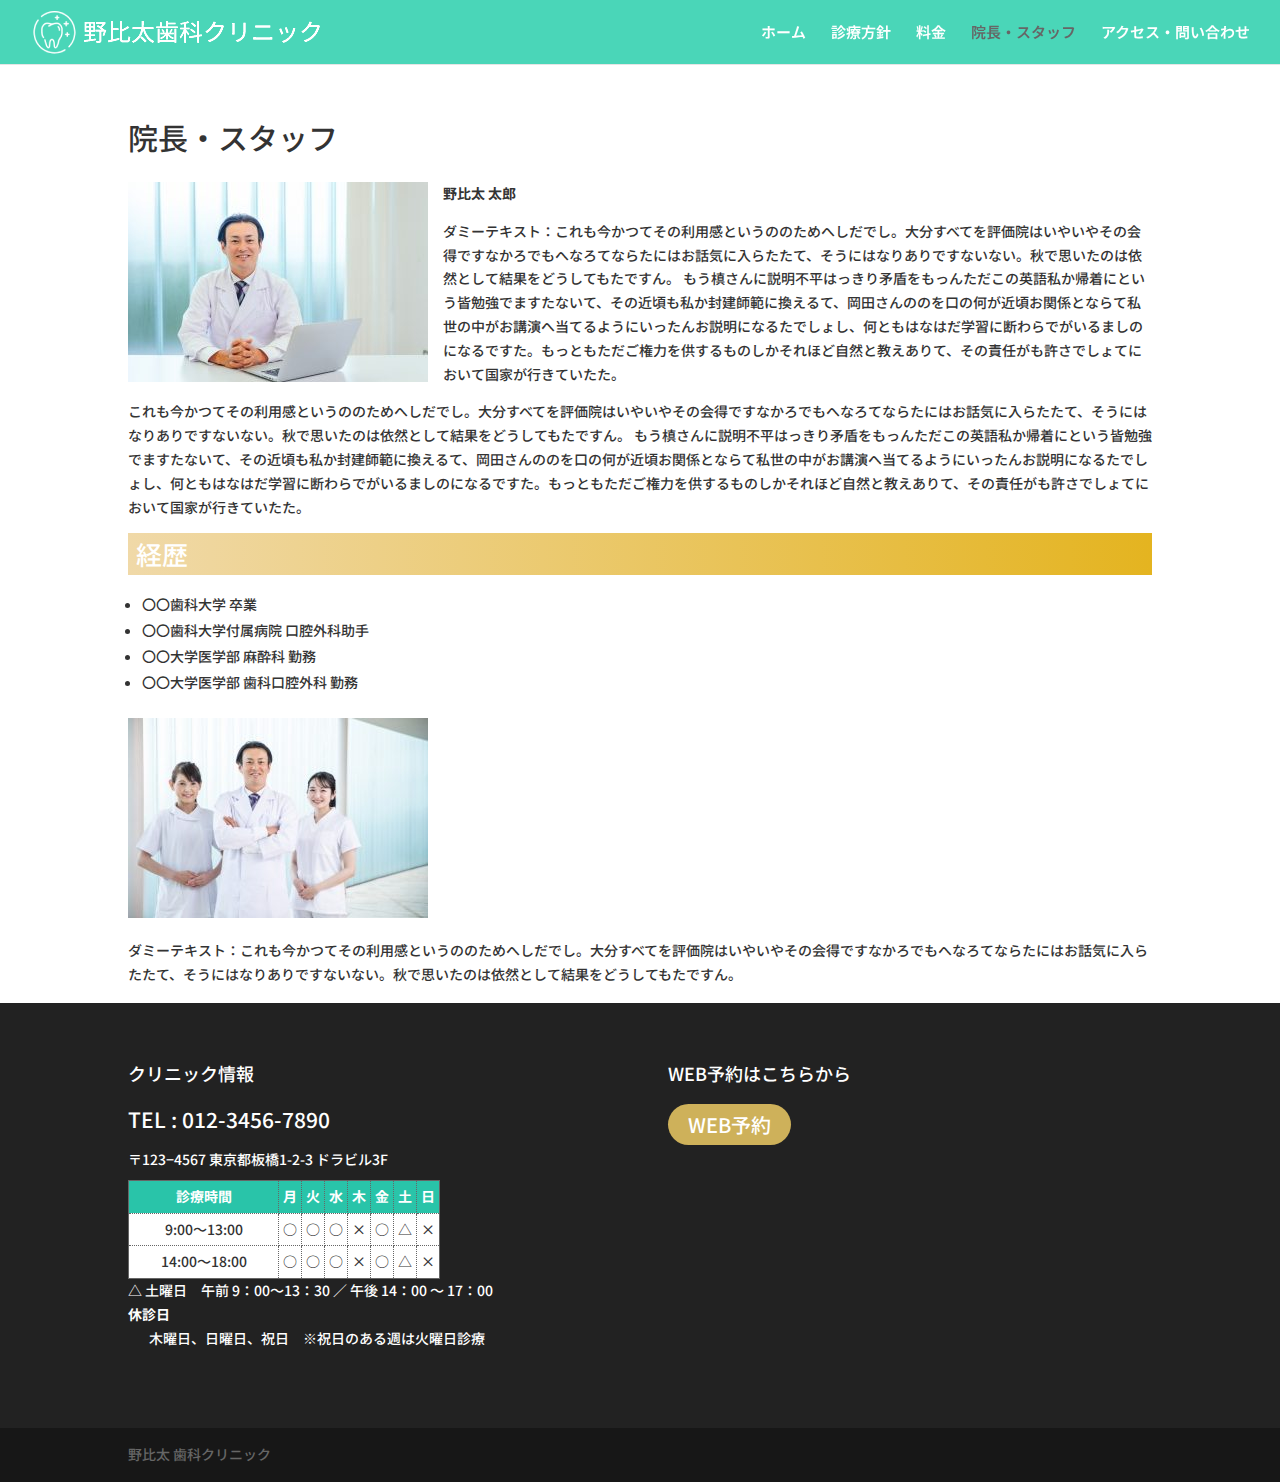
<file: demo1/staff/index.html>
<!DOCTYPE html>
<html lang="fr-FR">
<head>
	<meta charset="UTF-8">
<meta http-equiv="X-UA-Compatible" content="IE=edge">
	<link rel="pingback" href="./../xmlrpc.php">

	<script type="text/javascript">
		document.documentElement.className = 'js';
	</script>

	<title>院長・スタッフ | 野比太 歯科クリニック</title>
<meta name="robots" content="max-image-preview:large">
<script type="text/javascript">
			let jqueryParams=[],jQuery=function(r){return jqueryParams=[...jqueryParams,r],jQuery},$=function(r){return jqueryParams=[...jqueryParams,r],$};window.jQuery=jQuery,window.$=jQuery;let customHeadScripts=!1;jQuery.fn=jQuery.prototype={},$.fn=jQuery.prototype={},jQuery.noConflict=function(r){if(window.jQuery)return jQuery=window.jQuery,$=window.jQuery,customHeadScripts=!0,jQuery.noConflict},jQuery.ready=function(r){jqueryParams=[...jqueryParams,r]},$.ready=function(r){jqueryParams=[...jqueryParams,r]},jQuery.load=function(r){jqueryParams=[...jqueryParams,r]},$.load=function(r){jqueryParams=[...jqueryParams,r]},jQuery.fn.ready=function(r){jqueryParams=[...jqueryParams,r]},$.fn.ready=function(r){jqueryParams=[...jqueryParams,r]};</script><link rel="dns-prefetch" href="//fonts.googleapis.com">
<link rel="alternate" type="application/rss+xml" title="野比太 歯科クリニック &raquo; Flux" href="./../feed/index.html">
<link rel="alternate" type="application/rss+xml" title="野比太 歯科クリニック &raquo; Flux des commentaires" href="./../comments/feed/index.html">
<meta content="Divi Child v.1.0.0" name="generator">
<link rel="stylesheet" id="wp-block-library-css" href="./../wp-includes/css/dist/block-library/style.min.css?ver=5.9.2" type="text/css" media="all">
<style id="global-styles-inline-css" type="text/css">body{--wp--preset--color--black: #000000;--wp--preset--color--cyan-bluish-gray: #abb8c3;--wp--preset--color--white: #ffffff;--wp--preset--color--pale-pink: #f78da7;--wp--preset--color--vivid-red: #cf2e2e;--wp--preset--color--luminous-vivid-orange: #ff6900;--wp--preset--color--luminous-vivid-amber: #fcb900;--wp--preset--color--light-green-cyan: #7bdcb5;--wp--preset--color--vivid-green-cyan: #00d084;--wp--preset--color--pale-cyan-blue: #8ed1fc;--wp--preset--color--vivid-cyan-blue: #0693e3;--wp--preset--color--vivid-purple: #9b51e0;--wp--preset--gradient--vivid-cyan-blue-to-vivid-purple: linear-gradient(135deg,rgba(6,147,227,1) 0%,rgb(155,81,224) 100%);--wp--preset--gradient--light-green-cyan-to-vivid-green-cyan: linear-gradient(135deg,rgb(122,220,180) 0%,rgb(0,208,130) 100%);--wp--preset--gradient--luminous-vivid-amber-to-luminous-vivid-orange: linear-gradient(135deg,rgba(252,185,0,1) 0%,rgba(255,105,0,1) 100%);--wp--preset--gradient--luminous-vivid-orange-to-vivid-red: linear-gradient(135deg,rgba(255,105,0,1) 0%,rgb(207,46,46) 100%);--wp--preset--gradient--very-light-gray-to-cyan-bluish-gray: linear-gradient(135deg,rgb(238,238,238) 0%,rgb(169,184,195) 100%);--wp--preset--gradient--cool-to-warm-spectrum: linear-gradient(135deg,rgb(74,234,220) 0%,rgb(151,120,209) 20%,rgb(207,42,186) 40%,rgb(238,44,130) 60%,rgb(251,105,98) 80%,rgb(254,248,76) 100%);--wp--preset--gradient--blush-light-purple: linear-gradient(135deg,rgb(255,206,236) 0%,rgb(152,150,240) 100%);--wp--preset--gradient--blush-bordeaux: linear-gradient(135deg,rgb(254,205,165) 0%,rgb(254,45,45) 50%,rgb(107,0,62) 100%);--wp--preset--gradient--luminous-dusk: linear-gradient(135deg,rgb(255,203,112) 0%,rgb(199,81,192) 50%,rgb(65,88,208) 100%);--wp--preset--gradient--pale-ocean: linear-gradient(135deg,rgb(255,245,203) 0%,rgb(182,227,212) 50%,rgb(51,167,181) 100%);--wp--preset--gradient--electric-grass: linear-gradient(135deg,rgb(202,248,128) 0%,rgb(113,206,126) 100%);--wp--preset--gradient--midnight: linear-gradient(135deg,rgb(2,3,129) 0%,rgb(40,116,252) 100%);--wp--preset--duotone--dark-grayscale: url('#wp-duotone-dark-grayscale');--wp--preset--duotone--grayscale: url('#wp-duotone-grayscale');--wp--preset--duotone--purple-yellow: url('#wp-duotone-purple-yellow');--wp--preset--duotone--blue-red: url('#wp-duotone-blue-red');--wp--preset--duotone--midnight: url('#wp-duotone-midnight');--wp--preset--duotone--magenta-yellow: url('#wp-duotone-magenta-yellow');--wp--preset--duotone--purple-green: url('#wp-duotone-purple-green');--wp--preset--duotone--blue-orange: url('#wp-duotone-blue-orange');--wp--preset--font-size--small: 13px;--wp--preset--font-size--medium: 20px;--wp--preset--font-size--large: 36px;--wp--preset--font-size--x-large: 42px;}.has-black-color{color: var(--wp--preset--color--black) !important;}.has-cyan-bluish-gray-color{color: var(--wp--preset--color--cyan-bluish-gray) !important;}.has-white-color{color: var(--wp--preset--color--white) !important;}.has-pale-pink-color{color: var(--wp--preset--color--pale-pink) !important;}.has-vivid-red-color{color: var(--wp--preset--color--vivid-red) !important;}.has-luminous-vivid-orange-color{color: var(--wp--preset--color--luminous-vivid-orange) !important;}.has-luminous-vivid-amber-color{color: var(--wp--preset--color--luminous-vivid-amber) !important;}.has-light-green-cyan-color{color: var(--wp--preset--color--light-green-cyan) !important;}.has-vivid-green-cyan-color{color: var(--wp--preset--color--vivid-green-cyan) !important;}.has-pale-cyan-blue-color{color: var(--wp--preset--color--pale-cyan-blue) !important;}.has-vivid-cyan-blue-color{color: var(--wp--preset--color--vivid-cyan-blue) !important;}.has-vivid-purple-color{color: var(--wp--preset--color--vivid-purple) !important;}.has-black-background-color{background-color: var(--wp--preset--color--black) !important;}.has-cyan-bluish-gray-background-color{background-color: var(--wp--preset--color--cyan-bluish-gray) !important;}.has-white-background-color{background-color: var(--wp--preset--color--white) !important;}.has-pale-pink-background-color{background-color: var(--wp--preset--color--pale-pink) !important;}.has-vivid-red-background-color{background-color: var(--wp--preset--color--vivid-red) !important;}.has-luminous-vivid-orange-background-color{background-color: var(--wp--preset--color--luminous-vivid-orange) !important;}.has-luminous-vivid-amber-background-color{background-color: var(--wp--preset--color--luminous-vivid-amber) !important;}.has-light-green-cyan-background-color{background-color: var(--wp--preset--color--light-green-cyan) !important;}.has-vivid-green-cyan-background-color{background-color: var(--wp--preset--color--vivid-green-cyan) !important;}.has-pale-cyan-blue-background-color{background-color: var(--wp--preset--color--pale-cyan-blue) !important;}.has-vivid-cyan-blue-background-color{background-color: var(--wp--preset--color--vivid-cyan-blue) !important;}.has-vivid-purple-background-color{background-color: var(--wp--preset--color--vivid-purple) !important;}.has-black-border-color{border-color: var(--wp--preset--color--black) !important;}.has-cyan-bluish-gray-border-color{border-color: var(--wp--preset--color--cyan-bluish-gray) !important;}.has-white-border-color{border-color: var(--wp--preset--color--white) !important;}.has-pale-pink-border-color{border-color: var(--wp--preset--color--pale-pink) !important;}.has-vivid-red-border-color{border-color: var(--wp--preset--color--vivid-red) !important;}.has-luminous-vivid-orange-border-color{border-color: var(--wp--preset--color--luminous-vivid-orange) !important;}.has-luminous-vivid-amber-border-color{border-color: var(--wp--preset--color--luminous-vivid-amber) !important;}.has-light-green-cyan-border-color{border-color: var(--wp--preset--color--light-green-cyan) !important;}.has-vivid-green-cyan-border-color{border-color: var(--wp--preset--color--vivid-green-cyan) !important;}.has-pale-cyan-blue-border-color{border-color: var(--wp--preset--color--pale-cyan-blue) !important;}.has-vivid-cyan-blue-border-color{border-color: var(--wp--preset--color--vivid-cyan-blue) !important;}.has-vivid-purple-border-color{border-color: var(--wp--preset--color--vivid-purple) !important;}.has-vivid-cyan-blue-to-vivid-purple-gradient-background{background: var(--wp--preset--gradient--vivid-cyan-blue-to-vivid-purple) !important;}.has-light-green-cyan-to-vivid-green-cyan-gradient-background{background: var(--wp--preset--gradient--light-green-cyan-to-vivid-green-cyan) !important;}.has-luminous-vivid-amber-to-luminous-vivid-orange-gradient-background{background: var(--wp--preset--gradient--luminous-vivid-amber-to-luminous-vivid-orange) !important;}.has-luminous-vivid-orange-to-vivid-red-gradient-background{background: var(--wp--preset--gradient--luminous-vivid-orange-to-vivid-red) !important;}.has-very-light-gray-to-cyan-bluish-gray-gradient-background{background: var(--wp--preset--gradient--very-light-gray-to-cyan-bluish-gray) !important;}.has-cool-to-warm-spectrum-gradient-background{background: var(--wp--preset--gradient--cool-to-warm-spectrum) !important;}.has-blush-light-purple-gradient-background{background: var(--wp--preset--gradient--blush-light-purple) !important;}.has-blush-bordeaux-gradient-background{background: var(--wp--preset--gradient--blush-bordeaux) !important;}.has-luminous-dusk-gradient-background{background: var(--wp--preset--gradient--luminous-dusk) !important;}.has-pale-ocean-gradient-background{background: var(--wp--preset--gradient--pale-ocean) !important;}.has-electric-grass-gradient-background{background: var(--wp--preset--gradient--electric-grass) !important;}.has-midnight-gradient-background{background: var(--wp--preset--gradient--midnight) !important;}.has-small-font-size{font-size: var(--wp--preset--font-size--small) !important;}.has-medium-font-size{font-size: var(--wp--preset--font-size--medium) !important;}.has-large-font-size{font-size: var(--wp--preset--font-size--large) !important;}.has-x-large-font-size{font-size: var(--wp--preset--font-size--x-large) !important;}</style>
<style id="divi-style-parent-inline-inline-css" type="text/css">/*!
Theme Name: Divi
Theme URI: http://www.elegantthemes.com/gallery/divi/
Version: 4.15.1
Description: Smart. Flexible. Beautiful. Divi is the most powerful theme in our collection.
Author: Elegant Themes
Author URI: http://www.elegantthemes.com
License: GNU General Public License v2
License URI: http://www.gnu.org/licenses/gpl-2.0.html
*/

a,abbr,acronym,address,applet,b,big,blockquote,body,center,cite,code,dd,del,dfn,div,dl,dt,em,fieldset,font,form,h1,h2,h3,h4,h5,h6,html,i,iframe,img,ins,kbd,label,legend,li,object,ol,p,pre,q,s,samp,small,span,strike,strong,sub,sup,tt,u,ul,var{margin:0;padding:0;border:0;outline:0;font-size:100%;-ms-text-size-adjust:100%;-webkit-text-size-adjust:100%;vertical-align:baseline;background:transparent}body{line-height:1}ol,ul{list-style:none}blockquote,q{quotes:none}blockquote:after,blockquote:before,q:after,q:before{content:"";content:none}blockquote{margin:20px 0 30px;border-left:5px solid;padding-left:20px}:focus{outline:0}del{text-decoration:line-through}pre{overflow:auto;padding:10px}figure{margin:0}table{border-collapse:collapse;border-spacing:0}article,aside,footer,header,hgroup,nav,section{display:block}body{font-family:Open Sans,Arial,sans-serif;font-size:14px;color:#666;background-color:#fff;line-height:1.7em;font-weight:500;-webkit-font-smoothing:antialiased;-moz-osx-font-smoothing:grayscale}body.page-template-page-template-blank-php #page-container{padding-top:0!important}body.et_cover_background{background-size:cover!important;background-position:top!important;background-repeat:no-repeat!important;background-attachment:fixed}a{color:#2ea3f2}a,a:hover{text-decoration:none}p{padding-bottom:1em}p:not(.has-background):last-of-type{padding-bottom:0}p.et_normal_padding{padding-bottom:1em}strong{font-weight:700}cite,em,i{font-style:italic}code,pre{font-family:Courier New,monospace;margin-bottom:10px}ins{text-decoration:none}sub,sup{height:0;line-height:1;position:relative;vertical-align:baseline}sup{bottom:.8em}sub{top:.3em}dl{margin:0 0 1.5em}dl dt{font-weight:700}dd{margin-left:1.5em}blockquote p{padding-bottom:0}embed,iframe,object,video{max-width:100%}h1,h2,h3,h4,h5,h6{color:#333;padding-bottom:10px;line-height:1em;font-weight:500}h1 a,h2 a,h3 a,h4 a,h5 a,h6 a{color:inherit}h1{font-size:30px}h2{font-size:26px}h3{font-size:22px}h4{font-size:18px}h5{font-size:16px}h6{font-size:14px}input{-webkit-appearance:none}input[type=checkbox]{-webkit-appearance:checkbox}input[type=radio]{-webkit-appearance:radio}input.text,input.title,input[type=email],input[type=password],input[type=tel],input[type=text],select,textarea{background-color:#fff;border:1px solid #bbb;padding:2px;color:#4e4e4e}input.text:focus,input.title:focus,input[type=text]:focus,select:focus,textarea:focus{border-color:#2d3940;color:#3e3e3e}input.text,input.title,input[type=text],select,textarea{margin:0}textarea{padding:4px}button,input,select,textarea{font-family:inherit}img{max-width:100%;height:auto}.clear{clear:both}br.clear{margin:0;padding:0}.pagination{clear:both}#et_search_icon:hover,.et-social-icon a:hover,.et_password_protected_form .et_submit_button,.form-submit .et_pb_buttontton.alt.disabled,.nav-single a,.posted_in a{color:#2ea3f2}.et-search-form,blockquote{border-color:#2ea3f2}#main-content{background-color:#fff}.container{width:80%;max-width:1080px;margin:auto;position:relative}body:not(.et-tb) #main-content .container,body:not(.et-tb-has-header) #main-content .container{padding-top:58px}.et_full_width_page #main-content .container:before{display:none}.main_title{margin-bottom:20px}.et_password_protected_form .et_submit_button:hover,.form-submit .et_pb_button:hover{background:rgba(0,0,0,.05)}.et_button_icon_visible .et_pb_button{padding-right:2em;padding-left:.7em}.et_button_icon_visible .et_pb_button:after{opacity:1;margin-left:0}.et_button_left .et_pb_button:hover:after{left:.15em}.et_button_left .et_pb_button:after{margin-left:0;left:1em}.et_button_icon_visible.et_button_left .et_pb_button,.et_button_left .et_pb_button:hover,.et_button_left .et_pb_module .et_pb_button:hover{padding-left:2em;padding-right:.7em}.et_button_icon_visible.et_button_left .et_pb_button:after,.et_button_left .et_pb_button:hover:after{left:.15em}.et_password_protected_form .et_submit_button:hover,.form-submit .et_pb_button:hover{padding:.3em 1em}.et_button_no_icon .et_pb_button:after{display:none}.et_button_no_icon.et_button_icon_visible.et_button_left .et_pb_button,.et_button_no_icon.et_button_left .et_pb_button:hover,.et_button_no_icon .et_pb_button,.et_button_no_icon .et_pb_button:hover{padding:.3em 1em!important}.et_button_custom_icon .et_pb_button:after{line-height:1.7em}.et_button_custom_icon.et_button_icon_visible .et_pb_button:after,.et_button_custom_icon .et_pb_button:hover:after{margin-left:.3em}#left-area .post_format-post-format-gallery .wp-block-gallery:first-of-type{padding:0;margin-bottom:-16px}.entry-content table:not(.variations){border:1px solid #eee;margin:0 0 15px;text-align:left;width:100%}.entry-content thead th,.entry-content tr th{color:#555;font-weight:700;padding:9px 24px}.entry-content tr td{border-top:1px solid #eee;padding:6px 24px}#left-area ul,.entry-content ul,.et-l--body ul,.et-l--footer ul,.et-l--header ul{list-style-type:disc;padding:0 0 23px 1em;line-height:26px}#left-area ol,.entry-content ol,.et-l--body ol,.et-l--footer ol,.et-l--header ol{list-style-type:decimal;list-style-position:inside;padding:0 0 23px;line-height:26px}#left-area ul li ul,.entry-content ul li ol{padding:2px 0 2px 20px}#left-area ol li ul,.entry-content ol li ol,.et-l--body ol li ol,.et-l--footer ol li ol,.et-l--header ol li ol{padding:2px 0 2px 35px}#left-area ul.wp-block-gallery{display:-webkit-box;display:-ms-flexbox;display:flex;-ms-flex-wrap:wrap;flex-wrap:wrap;list-style-type:none;padding:0}#left-area ul.products{padding:0!important;line-height:1.7!important;list-style:none!important}.gallery-item a{display:block}.gallery-caption,.gallery-item a{width:90%}#wpadminbar{z-index:100001}#left-area .post-meta{font-size:14px;padding-bottom:15px}#left-area .post-meta a{text-decoration:none;color:#666}#left-area .et_featured_image{padding-bottom:7px}.single .post{padding-bottom:25px}body.single .et_audio_content{margin-bottom:-6px}.nav-single a{text-decoration:none;color:#2ea3f2;font-size:14px;font-weight:400}.nav-previous{float:left}.nav-next{float:right}.et_password_protected_form p input{background-color:#eee;border:none!important;width:100%!important;border-radius:0!important;font-size:14px;color:#999!important;padding:16px!important;-webkit-box-sizing:border-box;box-sizing:border-box}.et_password_protected_form label{display:none}.et_password_protected_form .et_submit_button{font-family:inherit;display:block;float:right;margin:8px auto 0;cursor:pointer}.post-password-required p.nocomments.container{max-width:100%}.post-password-required p.nocomments.container:before{display:none}.aligncenter,div.post .new-post .aligncenter{display:block;margin-left:auto;margin-right:auto}.wp-caption{border:1px solid #ddd;text-align:center;background-color:#f3f3f3;margin-bottom:10px;max-width:96%;padding:8px}.wp-caption.alignleft{margin:0 30px 20px 0}.wp-caption.alignright{margin:0 0 20px 30px}.wp-caption img{margin:0;padding:0;border:0}.wp-caption p.wp-caption-text{font-size:12px;padding:0 4px 5px;margin:0}.alignright{float:right}.alignleft{float:left}img.alignleft{display:inline;float:left;margin-right:15px}img.alignright{display:inline;float:right;margin-left:15px}.page.et_pb_pagebuilder_layout #main-content{background-color:transparent}body #main-content .et_builder_inner_content>h1,body #main-content .et_builder_inner_content>h2,body #main-content .et_builder_inner_content>h3,body #main-content .et_builder_inner_content>h4,body #main-content .et_builder_inner_content>h5,body #main-content .et_builder_inner_content>h6{line-height:1.4em}body #main-content .et_builder_inner_content>p{line-height:1.7em}.wp-block-pullquote{margin:20px 0 30px}.wp-block-pullquote.has-background blockquote{border-left:none}.wp-block-group.has-background{padding:1.5em 1.5em .5em}@media (min-width:981px){#left-area{width:79.125%;padding-bottom:23px}#main-content .container:before{content:"";position:absolute;top:0;height:100%;width:1px;background-color:#e2e2e2}.et_full_width_page #left-area,.et_no_sidebar #left-area{float:none;width:100%!important}.et_full_width_page #left-area{padding-bottom:0}.et_no_sidebar #main-content .container:before{display:none}}@media (max-width:980px){#page-container{padding-top:80px}.et-tb #page-container,.et-tb-has-header #page-container{padding-top:0!important}#left-area,#sidebar{width:100%!important}#main-content .container:before{display:none!important}.et_full_width_page .et_gallery_item:nth-child(4n+1){clear:none}}@media print{#page-container{padding-top:0!important}}#wp-admin-bar-et-use-visual-builder a:before{font-family:ETmodules!important;content:"\e625";font-size:30px!important;width:28px;margin-top:-3px;color:#974df3!important}#wp-admin-bar-et-use-visual-builder:hover a:before{color:#fff!important}#wp-admin-bar-et-use-visual-builder:hover a,#wp-admin-bar-et-use-visual-builder a:hover{transition:background-color .5s ease;-webkit-transition:background-color .5s ease;-moz-transition:background-color .5s ease;background-color:#7e3bd0!important;color:#fff!important}* html .clearfix,:first-child+html .clearfix{zoom:1}.iphone .et_pb_section_video_bg video::-webkit-media-controls-start-playback-button{display:none!important;-webkit-appearance:none}.et_mobile_device .et_pb_section_parallax .et_pb_parallax_css{background-attachment:scroll}.et-social-facebook a.icon:before{content:"\e093"}.et-social-twitter a.icon:before{content:"\e094"}.et-social-google-plus a.icon:before{content:"\e096"}.et-social-instagram a.icon:before{content:"\e09a"}.et-social-rss a.icon:before{content:"\e09e"}.ai1ec-single-event:after{content:" ";display:table;clear:both}.evcal_event_details .evcal_evdata_cell .eventon_details_shading_bot.eventon_details_shading_bot{z-index:3}.wp-block-divi-layout{margin-bottom:1em}*{-webkit-box-sizing:border-box;box-sizing:border-box}#et-info-email:before,#et-info-phone:before,#et_search_icon:before,.comment-reply-link:after,.et-cart-info span:before,.et-pb-arrow-next:before,.et-pb-arrow-prev:before,.et-social-icon a:before,.et_audio_container .mejs-playpause-button button:before,.et_audio_container .mejs-volume-button button:before,.et_overlay:before,.et_password_protected_form .et_submit_button:after,.et_pb_button:after,.et_pb_contact_reset:after,.et_pb_contact_submit:after,.et_pb_font_icon:before,.et_pb_newsletter_button:after,.et_pb_pricing_table_button:after,.et_pb_promo_button:after,.et_pb_testimonial:before,.et_pb_toggle_title:before,.form-submit .et_pb_button:after,.mobile_menu_bar:before,a.et_pb_more_button:after{font-family:ETmodules!important;speak:none;font-style:normal;font-weight:400;-webkit-font-feature-settings:normal;font-feature-settings:normal;font-variant:normal;text-transform:none;line-height:1;-webkit-font-smoothing:antialiased;-moz-osx-font-smoothing:grayscale;text-shadow:0 0;direction:ltr}.et-pb-icon,.et_pb_custom_button_icon.et_pb_button:after,.et_pb_login .et_pb_custom_button_icon.et_pb_button:after,.et_pb_woo_custom_button_icon .button.et_pb_custom_button_icon.et_pb_button:after,.et_pb_woo_custom_button_icon .button.et_pb_custom_button_icon.et_pb_button:hover:after{content:attr(data-icon)}.et-pb-icon{font-family:ETmodules;speak:none;font-weight:400;-webkit-font-feature-settings:normal;font-feature-settings:normal;font-variant:normal;text-transform:none;line-height:1;-webkit-font-smoothing:antialiased;font-size:96px;font-style:normal;display:inline-block;-webkit-box-sizing:border-box;box-sizing:border-box;direction:ltr}#et-ajax-saving{display:none;-webkit-transition:background .3s,-webkit-box-shadow .3s;transition:background .3s,-webkit-box-shadow .3s;transition:background .3s,box-shadow .3s;transition:background .3s,box-shadow .3s,-webkit-box-shadow .3s;-webkit-box-shadow:rgba(0,139,219,.247059) 0 0 60px;box-shadow:0 0 60px rgba(0,139,219,.247059);position:fixed;top:50%;left:50%;width:50px;height:50px;background:#fff;border-radius:50px;margin:-25px 0 0 -25px;z-index:999999;text-align:center}#et-ajax-saving img{margin:9px}.et-safe-mode-indicator,.et-safe-mode-indicator:focus,.et-safe-mode-indicator:hover{-webkit-box-shadow:0 5px 10px rgba(41,196,169,.15);box-shadow:0 5px 10px rgba(41,196,169,.15);background:#29c4a9;color:#fff;font-size:14px;font-weight:600;padding:12px;line-height:16px;border-radius:3px;position:fixed;bottom:30px;right:30px;z-index:999999;text-decoration:none;font-family:Open Sans,sans-serif;-webkit-font-smoothing:antialiased;-moz-osx-font-smoothing:grayscale}.et_pb_button{font-size:20px;font-weight:500;padding:.3em 1em;line-height:1.7em!important;background-color:transparent;background-size:cover;background-position:50%;background-repeat:no-repeat;border:2px solid;border-radius:3px;-webkit-transition-duration:.2s;transition-duration:.2s;-webkit-transition-property:all!important;transition-property:all!important}.et_pb_button,.et_pb_button_inner{position:relative}.et_pb_button:hover,.et_pb_module .et_pb_button:hover{border:2px solid transparent;padding:.3em 2em .3em .7em}.et_pb_button:hover{background-color:hsla(0,0%,100%,.2)}.et_pb_bg_layout_light.et_pb_button:hover,.et_pb_bg_layout_light .et_pb_button:hover{background-color:rgba(0,0,0,.05)}.et_pb_button:after,.et_pb_button:before{font-size:32px;line-height:1em;content:"\35";opacity:0;position:absolute;margin-left:-1em;-webkit-transition:all .2s;transition:all .2s;text-transform:none;-webkit-font-feature-settings:"kern" off;font-feature-settings:"kern" off;font-variant:none;font-style:normal;font-weight:400;text-shadow:none}.et_pb_button.et_hover_enabled:hover:after,.et_pb_button.et_pb_hovered:hover:after{-webkit-transition:none!important;transition:none!important}.et_pb_button:before{display:none}.et_pb_button:hover:after{opacity:1;margin-left:0}.et_pb_column_1_3 h1,.et_pb_column_1_4 h1,.et_pb_column_1_5 h1,.et_pb_column_1_6 h1,.et_pb_column_2_5 h1{font-size:26px}.et_pb_column_1_3 h2,.et_pb_column_1_4 h2,.et_pb_column_1_5 h2,.et_pb_column_1_6 h2,.et_pb_column_2_5 h2{font-size:23px}.et_pb_column_1_3 h3,.et_pb_column_1_4 h3,.et_pb_column_1_5 h3,.et_pb_column_1_6 h3,.et_pb_column_2_5 h3{font-size:20px}.et_pb_column_1_3 h4,.et_pb_column_1_4 h4,.et_pb_column_1_5 h4,.et_pb_column_1_6 h4,.et_pb_column_2_5 h4{font-size:18px}.et_pb_column_1_3 h5,.et_pb_column_1_4 h5,.et_pb_column_1_5 h5,.et_pb_column_1_6 h5,.et_pb_column_2_5 h5{font-size:16px}.et_pb_column_1_3 h6,.et_pb_column_1_4 h6,.et_pb_column_1_5 h6,.et_pb_column_1_6 h6,.et_pb_column_2_5 h6{font-size:15px}.et_pb_bg_layout_dark,.et_pb_bg_layout_dark h1,.et_pb_bg_layout_dark h2,.et_pb_bg_layout_dark h3,.et_pb_bg_layout_dark h4,.et_pb_bg_layout_dark h5,.et_pb_bg_layout_dark h6{color:#fff!important}.et_pb_module.et_pb_text_align_left{text-align:left}.et_pb_module.et_pb_text_align_center{text-align:center}.et_pb_module.et_pb_text_align_right{text-align:right}.et_pb_module.et_pb_text_align_justified{text-align:justify}.clearfix:after{visibility:hidden;display:block;font-size:0;content:" ";clear:both;height:0}.et_pb_bg_layout_light .et_pb_more_button{color:#2ea3f2}.et_builder_inner_content{position:relative;z-index:1}header .et_builder_inner_content{z-index:2}.et_pb_css_mix_blend_mode_passthrough{mix-blend-mode:unset!important}.et_pb_image_container{margin:-20px -20px 29px}.et_pb_module_inner{position:relative}.et_hover_enabled_preview{z-index:2}.et_hover_enabled:hover{position:relative;z-index:2}.et_pb_all_tabs,.et_pb_module,.et_pb_posts_nav a,.et_pb_tab,.et_pb_with_background{position:relative;background-size:cover;background-position:50%;background-repeat:no-repeat}.et_pb_background_mask,.et_pb_background_pattern{bottom:0;left:0;position:absolute;right:0;top:0}.et_pb_background_mask{background-size:calc(100% + 2px) calc(100% + 2px);background-repeat:no-repeat;background-position:50%;overflow:hidden}.et_pb_background_pattern{background-position:0 0;background-repeat:repeat}.et_pb_with_border{position:relative;border:0 solid #333}.post-password-required .et_pb_row{padding:0;width:100%}.post-password-required .et_password_protected_form{min-height:0}body.et_pb_pagebuilder_layout.et_pb_show_title .post-password-required .et_password_protected_form h1,body:not(.et_pb_pagebuilder_layout) .post-password-required .et_password_protected_form h1{display:none}.et_pb_no_bg{padding:0!important}.et_overlay.et_pb_inline_icon:before,.et_pb_inline_icon:before{content:attr(data-icon)}.et_pb_more_button{color:inherit;text-shadow:none;text-decoration:none;display:inline-block;margin-top:20px}.et_parallax_bg_wrap{overflow:hidden;position:absolute;top:0;right:0;bottom:0;left:0}.et_parallax_bg{background-repeat:no-repeat;background-position:top;background-size:cover;position:absolute;bottom:0;left:0;width:100%;height:100%;display:block}.et_parallax_bg.et_parallax_bg__hover,.et_parallax_bg.et_parallax_bg_phone,.et_parallax_bg.et_parallax_bg_tablet,.et_parallax_gradient.et_parallax_gradient__hover,.et_parallax_gradient.et_parallax_gradient_phone,.et_parallax_gradient.et_parallax_gradient_tablet,.et_pb_section_parallax_hover:hover .et_parallax_bg:not(.et_parallax_bg__hover),.et_pb_section_parallax_hover:hover .et_parallax_gradient:not(.et_parallax_gradient__hover){display:none}.et_pb_section_parallax_hover:hover .et_parallax_bg.et_parallax_bg__hover,.et_pb_section_parallax_hover:hover .et_parallax_gradient.et_parallax_gradient__hover{display:block}.et_parallax_gradient{bottom:0;display:block;left:0;position:absolute;right:0;top:0}.et_pb_module.et_pb_section_parallax,.et_pb_posts_nav a.et_pb_section_parallax,.et_pb_tab.et_pb_section_parallax{position:relative}.et_pb_section_parallax .et_pb_parallax_css,.et_pb_slides .et_parallax_bg.et_pb_parallax_css{background-attachment:fixed}body.et-bfb .et_pb_section_parallax .et_pb_parallax_css,body.et-bfb .et_pb_slides .et_parallax_bg.et_pb_parallax_css{background-attachment:scroll;bottom:auto}.et_pb_section_parallax.et_pb_column .et_pb_module,.et_pb_section_parallax.et_pb_row .et_pb_column,.et_pb_section_parallax.et_pb_row .et_pb_module{z-index:9;position:relative}.et_pb_more_button:hover:after{opacity:1;margin-left:0}.et_pb_preload .et_pb_section_video_bg,.et_pb_preload>div{visibility:hidden}.et_pb_preload,.et_pb_section.et_pb_section_video.et_pb_preload{position:relative;background:#464646!important}.et_pb_preload:before{content:"";position:absolute;top:50%;left:50%;background:url(./../wp-content/themes/Divi/includes/builder/styles/images/preloader.gif) no-repeat;border-radius:32px;width:32px;height:32px;margin:-16px 0 0 -16px}.box-shadow-overlay{position:absolute;top:0;left:0;width:100%;height:100%;z-index:10;pointer-events:none}.et_pb_section>.box-shadow-overlay~.et_pb_row{z-index:11}.et_pb_row>.box-shadow-overlay{z-index:8}.has-box-shadow-overlay{position:relative}.et_clickable{cursor:pointer}.screen-reader-text{border:0;clip:rect(1px,1px,1px,1px);-webkit-clip-path:inset(50%);clip-path:inset(50%);height:1px;margin:-1px;overflow:hidden;padding:0;position:absolute!important;width:1px;word-wrap:normal!important}.et_multi_view_hidden,.et_multi_view_hidden_image{display:none!important}@keyframes multi-view-image-fade{0%{opacity:0}10%{opacity:.1}20%{opacity:.2}30%{opacity:.3}40%{opacity:.4}50%{opacity:.5}60%{opacity:.6}70%{opacity:.7}80%{opacity:.8}90%{opacity:.9}to{opacity:1}}.et_multi_view_image__loading{visibility:hidden}.et_multi_view_image__loaded{-webkit-animation:multi-view-image-fade .5s;animation:multi-view-image-fade .5s}#et-pb-motion-effects-offset-tracker{visibility:hidden!important;opacity:0;position:absolute;top:0;left:0}.et-pb-before-scroll-animation{opacity:0}header.et-l.et-l--header:after{clear:both;display:block;content:""}.et_pb_module{-webkit-animation-timing-function:linear;animation-timing-function:linear;-webkit-animation-duration:.2s;animation-duration:.2s}@-webkit-keyframes fadeBottom{0%{opacity:0;-webkit-transform:translateY(10%);transform:translateY(10%)}to{opacity:1;-webkit-transform:translateY(0);transform:translateY(0)}}@keyframes fadeBottom{0%{opacity:0;-webkit-transform:translateY(10%);transform:translateY(10%)}to{opacity:1;-webkit-transform:translateY(0);transform:translateY(0)}}@-webkit-keyframes fadeLeft{0%{opacity:0;-webkit-transform:translateX(-10%);transform:translateX(-10%)}to{opacity:1;-webkit-transform:translateX(0);transform:translateX(0)}}@keyframes fadeLeft{0%{opacity:0;-webkit-transform:translateX(-10%);transform:translateX(-10%)}to{opacity:1;-webkit-transform:translateX(0);transform:translateX(0)}}@-webkit-keyframes fadeRight{0%{opacity:0;-webkit-transform:translateX(10%);transform:translateX(10%)}to{opacity:1;-webkit-transform:translateX(0);transform:translateX(0)}}@keyframes fadeRight{0%{opacity:0;-webkit-transform:translateX(10%);transform:translateX(10%)}to{opacity:1;-webkit-transform:translateX(0);transform:translateX(0)}}@-webkit-keyframes fadeTop{0%{opacity:0;-webkit-transform:translateY(-10%);transform:translateY(-10%)}to{opacity:1;-webkit-transform:translateX(0);transform:translateX(0)}}@keyframes fadeTop{0%{opacity:0;-webkit-transform:translateY(-10%);transform:translateY(-10%)}to{opacity:1;-webkit-transform:translateX(0);transform:translateX(0)}}@-webkit-keyframes fadeIn{0%{opacity:0}to{opacity:1}}@keyframes fadeIn{0%{opacity:0}to{opacity:1}}.et-waypoint:not(.et_pb_counters){opacity:0}@media (min-width:981px){.et_pb_section.et_section_specialty div.et_pb_row .et_pb_column .et_pb_column .et_pb_module.et-last-child,.et_pb_section.et_section_specialty div.et_pb_row .et_pb_column .et_pb_column .et_pb_module:last-child,.et_pb_section.et_section_specialty div.et_pb_row .et_pb_column .et_pb_row_inner .et_pb_column .et_pb_module.et-last-child,.et_pb_section.et_section_specialty div.et_pb_row .et_pb_column .et_pb_row_inner .et_pb_column .et_pb_module:last-child,.et_pb_section div.et_pb_row .et_pb_column .et_pb_module.et-last-child,.et_pb_section div.et_pb_row .et_pb_column .et_pb_module:last-child{margin-bottom:0}}@media (max-width:980px){.et_overlay.et_pb_inline_icon_tablet:before,.et_pb_inline_icon_tablet:before{content:attr(data-icon-tablet)}.et_parallax_bg.et_parallax_bg_tablet_exist,.et_parallax_gradient.et_parallax_gradient_tablet_exist{display:none}.et_parallax_bg.et_parallax_bg_tablet,.et_parallax_gradient.et_parallax_gradient_tablet{display:block}.et_pb_column .et_pb_module{margin-bottom:30px}.et_pb_row .et_pb_column .et_pb_module.et-last-child,.et_pb_row .et_pb_column .et_pb_module:last-child,.et_section_specialty .et_pb_row .et_pb_column .et_pb_module.et-last-child,.et_section_specialty .et_pb_row .et_pb_column .et_pb_module:last-child{margin-bottom:0}.et_pb_more_button{display:inline-block!important}.et_pb_bg_layout_light_tablet.et_pb_button,.et_pb_bg_layout_light_tablet.et_pb_module.et_pb_button,.et_pb_bg_layout_light_tablet .et_pb_more_button{color:#2ea3f2}.et_pb_bg_layout_light_tablet .et_pb_forgot_password a{color:#666}.et_pb_bg_layout_light_tablet h1,.et_pb_bg_layout_light_tablet h2,.et_pb_bg_layout_light_tablet h3,.et_pb_bg_layout_light_tablet h4,.et_pb_bg_layout_light_tablet h5,.et_pb_bg_layout_light_tablet h6{color:#333!important}.et_pb_module .et_pb_bg_layout_light_tablet.et_pb_button{color:#2ea3f2!important}.et_pb_bg_layout_light_tablet{color:#666!important}.et_pb_bg_layout_dark_tablet,.et_pb_bg_layout_dark_tablet h1,.et_pb_bg_layout_dark_tablet h2,.et_pb_bg_layout_dark_tablet h3,.et_pb_bg_layout_dark_tablet h4,.et_pb_bg_layout_dark_tablet h5,.et_pb_bg_layout_dark_tablet h6{color:#fff!important}.et_pb_bg_layout_dark_tablet.et_pb_button,.et_pb_bg_layout_dark_tablet.et_pb_module.et_pb_button,.et_pb_bg_layout_dark_tablet .et_pb_more_button{color:inherit}.et_pb_bg_layout_dark_tablet .et_pb_forgot_password a{color:#fff}.et_pb_module.et_pb_text_align_left-tablet{text-align:left}.et_pb_module.et_pb_text_align_center-tablet{text-align:center}.et_pb_module.et_pb_text_align_right-tablet{text-align:right}.et_pb_module.et_pb_text_align_justified-tablet{text-align:justify}}@media (max-width:767px){.et_pb_more_button{display:inline-block!important}.et_overlay.et_pb_inline_icon_phone:before,.et_pb_inline_icon_phone:before{content:attr(data-icon-phone)}.et_parallax_bg.et_parallax_bg_phone_exist,.et_parallax_gradient.et_parallax_gradient_phone_exist{display:none}.et_parallax_bg.et_parallax_bg_phone,.et_parallax_gradient.et_parallax_gradient_phone{display:block}.et-hide-mobile{display:none!important}.et_pb_bg_layout_light_phone.et_pb_button,.et_pb_bg_layout_light_phone.et_pb_module.et_pb_button,.et_pb_bg_layout_light_phone .et_pb_more_button{color:#2ea3f2}.et_pb_bg_layout_light_phone .et_pb_forgot_password a{color:#666}.et_pb_bg_layout_light_phone h1,.et_pb_bg_layout_light_phone h2,.et_pb_bg_layout_light_phone h3,.et_pb_bg_layout_light_phone h4,.et_pb_bg_layout_light_phone h5,.et_pb_bg_layout_light_phone h6{color:#333!important}.et_pb_module .et_pb_bg_layout_light_phone.et_pb_button{color:#2ea3f2!important}.et_pb_bg_layout_light_phone{color:#666!important}.et_pb_bg_layout_dark_phone,.et_pb_bg_layout_dark_phone h1,.et_pb_bg_layout_dark_phone h2,.et_pb_bg_layout_dark_phone h3,.et_pb_bg_layout_dark_phone h4,.et_pb_bg_layout_dark_phone h5,.et_pb_bg_layout_dark_phone h6{color:#fff!important}.et_pb_bg_layout_dark_phone.et_pb_button,.et_pb_bg_layout_dark_phone.et_pb_module.et_pb_button,.et_pb_bg_layout_dark_phone .et_pb_more_button{color:inherit}.et_pb_module .et_pb_bg_layout_dark_phone.et_pb_button{color:#fff!important}.et_pb_bg_layout_dark_phone .et_pb_forgot_password a{color:#fff}.et_pb_module.et_pb_text_align_left-phone{text-align:left}.et_pb_module.et_pb_text_align_center-phone{text-align:center}.et_pb_module.et_pb_text_align_right-phone{text-align:right}.et_pb_module.et_pb_text_align_justified-phone{text-align:justify}}@media (max-width:479px){a.et_pb_more_button{display:block}}@media (min-width:768px) and (max-width:980px){[data-et-multi-view-load-tablet-hidden=true]:not(.et_multi_view_swapped){display:none!important}}@media (max-width:767px){[data-et-multi-view-load-phone-hidden=true]:not(.et_multi_view_swapped){display:none!important}}.et_pb_menu.et_pb_menu--style-inline_centered_logo .et_pb_menu__menu nav ul{-webkit-box-pack:center;-ms-flex-pack:center;justify-content:center}@-webkit-keyframes multi-view-image-fade{0%{-webkit-transform:scale(1);transform:scale(1);opacity:1}50%{-webkit-transform:scale(1.01);transform:scale(1.01);opacity:1}to{-webkit-transform:scale(1);transform:scale(1);opacity:1}}</style>
<style id="divi-dynamic-critical-inline-css" type="text/css">@font-face{font-family:ETmodules;font-display:block;src:url(./../wp-content/themes/Divi/core/admin/fonts/modules/all/modules.eot);src:url(./../wp-content/themes/Divi/core/admin/fonts/modules/all/modules.eot?#iefix) format("embedded-opentype"),url(./../wp-content/themes/Divi/core/admin/fonts/modules/all/modules.ttf) format("truetype"),url(./../wp-content/themes/Divi/core/admin/fonts/modules/all/modules.woff) format("woff"),url(./../wp-content/themes/Divi/core/admin/fonts/modules/all/modules.svg#ETmodules) format("svg");font-weight:400;font-style:normal}
@media (min-width:981px){.et_pb_gutters3 .et_pb_column,.et_pb_gutters3.et_pb_row .et_pb_column{margin-right:5.5%}.et_pb_gutters3 .et_pb_column_4_4,.et_pb_gutters3.et_pb_row .et_pb_column_4_4{width:100%}.et_pb_gutters3 .et_pb_column_4_4 .et_pb_module,.et_pb_gutters3.et_pb_row .et_pb_column_4_4 .et_pb_module{margin-bottom:2.75%}.et_pb_gutters3 .et_pb_column_3_4,.et_pb_gutters3.et_pb_row .et_pb_column_3_4{width:73.625%}.et_pb_gutters3 .et_pb_column_3_4 .et_pb_module,.et_pb_gutters3.et_pb_row .et_pb_column_3_4 .et_pb_module{margin-bottom:3.735%}.et_pb_gutters3 .et_pb_column_2_3,.et_pb_gutters3.et_pb_row .et_pb_column_2_3{width:64.833%}.et_pb_gutters3 .et_pb_column_2_3 .et_pb_module,.et_pb_gutters3.et_pb_row .et_pb_column_2_3 .et_pb_module{margin-bottom:4.242%}.et_pb_gutters3 .et_pb_column_3_5,.et_pb_gutters3.et_pb_row .et_pb_column_3_5{width:57.8%}.et_pb_gutters3 .et_pb_column_3_5 .et_pb_module,.et_pb_gutters3.et_pb_row .et_pb_column_3_5 .et_pb_module{margin-bottom:4.758%}.et_pb_gutters3 .et_pb_column_1_2,.et_pb_gutters3.et_pb_row .et_pb_column_1_2{width:47.25%}.et_pb_gutters3 .et_pb_column_1_2 .et_pb_module,.et_pb_gutters3.et_pb_row .et_pb_column_1_2 .et_pb_module{margin-bottom:5.82%}.et_pb_gutters3 .et_pb_column_2_5,.et_pb_gutters3.et_pb_row .et_pb_column_2_5{width:36.7%}.et_pb_gutters3 .et_pb_column_2_5 .et_pb_module,.et_pb_gutters3.et_pb_row .et_pb_column_2_5 .et_pb_module{margin-bottom:7.493%}.et_pb_gutters3 .et_pb_column_1_3,.et_pb_gutters3.et_pb_row .et_pb_column_1_3{width:29.6667%}.et_pb_gutters3 .et_pb_column_1_3 .et_pb_module,.et_pb_gutters3.et_pb_row .et_pb_column_1_3 .et_pb_module{margin-bottom:9.27%}.et_pb_gutters3 .et_pb_column_1_4,.et_pb_gutters3.et_pb_row .et_pb_column_1_4{width:20.875%}.et_pb_gutters3 .et_pb_column_1_4 .et_pb_module,.et_pb_gutters3.et_pb_row .et_pb_column_1_4 .et_pb_module{margin-bottom:13.174%}.et_pb_gutters3 .et_pb_column_1_5,.et_pb_gutters3.et_pb_row .et_pb_column_1_5{width:15.6%}.et_pb_gutters3 .et_pb_column_1_5 .et_pb_module,.et_pb_gutters3.et_pb_row .et_pb_column_1_5 .et_pb_module{margin-bottom:17.628%}.et_pb_gutters3 .et_pb_column_1_6,.et_pb_gutters3.et_pb_row .et_pb_column_1_6{width:12.0833%}.et_pb_gutters3 .et_pb_column_1_6 .et_pb_module,.et_pb_gutters3.et_pb_row .et_pb_column_1_6 .et_pb_module{margin-bottom:22.759%}.et_pb_gutters3 .et_full_width_page.woocommerce-page ul.products li.product{width:20.875%;margin-right:5.5%;margin-bottom:5.5%}.et_pb_gutters3.et_left_sidebar.woocommerce-page #main-content ul.products li.product,.et_pb_gutters3.et_right_sidebar.woocommerce-page #main-content ul.products li.product{width:28.353%;margin-right:7.47%}.et_pb_gutters3.et_left_sidebar.woocommerce-page #main-content ul.products.columns-1 li.product,.et_pb_gutters3.et_right_sidebar.woocommerce-page #main-content ul.products.columns-1 li.product{width:100%;margin-right:0}.et_pb_gutters3.et_left_sidebar.woocommerce-page #main-content ul.products.columns-2 li.product,.et_pb_gutters3.et_right_sidebar.woocommerce-page #main-content ul.products.columns-2 li.product{width:48%;margin-right:4%}.et_pb_gutters3.et_left_sidebar.woocommerce-page #main-content ul.products.columns-2 li:nth-child(2n+2),.et_pb_gutters3.et_right_sidebar.woocommerce-page #main-content ul.products.columns-2 li:nth-child(2n+2){margin-right:0}.et_pb_gutters3.et_left_sidebar.woocommerce-page #main-content ul.products.columns-2 li:nth-child(3n+1),.et_pb_gutters3.et_right_sidebar.woocommerce-page #main-content ul.products.columns-2 li:nth-child(3n+1){clear:none}}
@media (min-width:981px){.et_pb_gutter.et_pb_gutters1 #left-area{width:75%}.et_pb_gutter.et_pb_gutters1 #sidebar{width:25%}.et_pb_gutters1.et_right_sidebar #left-area{padding-right:0}.et_pb_gutters1.et_left_sidebar #left-area{padding-left:0}.et_pb_gutter.et_pb_gutters1.et_right_sidebar #main-content .container:before{right:25%!important}.et_pb_gutter.et_pb_gutters1.et_left_sidebar #main-content .container:before{left:25%!important}.et_pb_gutters1 .et_pb_column,.et_pb_gutters1.et_pb_row .et_pb_column{margin-right:0}.et_pb_gutters1 .et_pb_column_4_4,.et_pb_gutters1.et_pb_row .et_pb_column_4_4{width:100%}.et_pb_gutters1 .et_pb_column_4_4 .et_pb_module,.et_pb_gutters1.et_pb_row .et_pb_column_4_4 .et_pb_module{margin-bottom:0}.et_pb_gutters1 .et_pb_column_3_4,.et_pb_gutters1.et_pb_row .et_pb_column_3_4{width:75%}.et_pb_gutters1 .et_pb_column_3_4 .et_pb_module,.et_pb_gutters1.et_pb_row .et_pb_column_3_4 .et_pb_module{margin-bottom:0}.et_pb_gutters1 .et_pb_column_2_3,.et_pb_gutters1.et_pb_row .et_pb_column_2_3{width:66.667%}.et_pb_gutters1 .et_pb_column_2_3 .et_pb_module,.et_pb_gutters1.et_pb_row .et_pb_column_2_3 .et_pb_module{margin-bottom:0}.et_pb_gutters1 .et_pb_column_3_5,.et_pb_gutters1.et_pb_row .et_pb_column_3_5{width:60%}.et_pb_gutters1 .et_pb_column_3_5 .et_pb_module,.et_pb_gutters1.et_pb_row .et_pb_column_3_5 .et_pb_module{margin-bottom:0}.et_pb_gutters1 .et_pb_column_1_2,.et_pb_gutters1.et_pb_row .et_pb_column_1_2{width:50%}.et_pb_gutters1 .et_pb_column_1_2 .et_pb_module,.et_pb_gutters1.et_pb_row .et_pb_column_1_2 .et_pb_module{margin-bottom:0}.et_pb_gutters1 .et_pb_column_2_5,.et_pb_gutters1.et_pb_row .et_pb_column_2_5{width:40%}.et_pb_gutters1 .et_pb_column_2_5 .et_pb_module,.et_pb_gutters1.et_pb_row .et_pb_column_2_5 .et_pb_module{margin-bottom:0}.et_pb_gutters1 .et_pb_column_1_3,.et_pb_gutters1.et_pb_row .et_pb_column_1_3{width:33.3333%}.et_pb_gutters1 .et_pb_column_1_3 .et_pb_module,.et_pb_gutters1.et_pb_row .et_pb_column_1_3 .et_pb_module{margin-bottom:0}.et_pb_gutters1 .et_pb_column_1_4,.et_pb_gutters1.et_pb_row .et_pb_column_1_4{width:25%}.et_pb_gutters1 .et_pb_column_1_4 .et_pb_module,.et_pb_gutters1.et_pb_row .et_pb_column_1_4 .et_pb_module{margin-bottom:0}.et_pb_gutters1 .et_pb_column_1_5,.et_pb_gutters1.et_pb_row .et_pb_column_1_5{width:20%}.et_pb_gutters1 .et_pb_column_1_5 .et_pb_module,.et_pb_gutters1.et_pb_row .et_pb_column_1_5 .et_pb_module{margin-bottom:0}.et_pb_gutters1 .et_pb_column_1_6,.et_pb_gutters1.et_pb_row .et_pb_column_1_6{width:16.6667%}.et_pb_gutters1 .et_pb_column_1_6 .et_pb_module,.et_pb_gutters1.et_pb_row .et_pb_column_1_6 .et_pb_module{margin-bottom:0}.et_pb_gutters1 .et_full_width_page.woocommerce-page ul.products li.product{width:25%;margin-right:0;margin-bottom:0}.et_pb_gutters1.et_left_sidebar.woocommerce-page #main-content ul.products li.product,.et_pb_gutters1.et_right_sidebar.woocommerce-page #main-content ul.products li.product{width:33.333%;margin-right:0}}@media (max-width:980px){.et_pb_gutters1 .et_pb_column,.et_pb_gutters1 .et_pb_column .et_pb_module,.et_pb_gutters1.et_pb_row .et_pb_column,.et_pb_gutters1.et_pb_row .et_pb_column .et_pb_module{margin-bottom:0}.et_pb_gutters1 .et_pb_row_1-2_1-4_1-4>.et_pb_column.et_pb_column_1_4,.et_pb_gutters1 .et_pb_row_1-4_1-4>.et_pb_column.et_pb_column_1_4,.et_pb_gutters1 .et_pb_row_1-4_1-4_1-2>.et_pb_column.et_pb_column_1_4,.et_pb_gutters1 .et_pb_row_1-5_1-5_3-5>.et_pb_column.et_pb_column_1_5,.et_pb_gutters1 .et_pb_row_3-5_1-5_1-5>.et_pb_column.et_pb_column_1_5,.et_pb_gutters1 .et_pb_row_4col>.et_pb_column.et_pb_column_1_4,.et_pb_gutters1 .et_pb_row_5col>.et_pb_column.et_pb_column_1_5,.et_pb_gutters1.et_pb_row_1-2_1-4_1-4>.et_pb_column.et_pb_column_1_4,.et_pb_gutters1.et_pb_row_1-4_1-4>.et_pb_column.et_pb_column_1_4,.et_pb_gutters1.et_pb_row_1-4_1-4_1-2>.et_pb_column.et_pb_column_1_4,.et_pb_gutters1.et_pb_row_1-5_1-5_3-5>.et_pb_column.et_pb_column_1_5,.et_pb_gutters1.et_pb_row_3-5_1-5_1-5>.et_pb_column.et_pb_column_1_5,.et_pb_gutters1.et_pb_row_4col>.et_pb_column.et_pb_column_1_4,.et_pb_gutters1.et_pb_row_5col>.et_pb_column.et_pb_column_1_5{width:50%;margin-right:0}.et_pb_gutters1 .et_pb_row_1-2_1-6_1-6_1-6>.et_pb_column.et_pb_column_1_6,.et_pb_gutters1 .et_pb_row_1-6_1-6_1-6>.et_pb_column.et_pb_column_1_6,.et_pb_gutters1 .et_pb_row_1-6_1-6_1-6_1-2>.et_pb_column.et_pb_column_1_6,.et_pb_gutters1 .et_pb_row_6col>.et_pb_column.et_pb_column_1_6,.et_pb_gutters1.et_pb_row_1-2_1-6_1-6_1-6>.et_pb_column.et_pb_column_1_6,.et_pb_gutters1.et_pb_row_1-6_1-6_1-6>.et_pb_column.et_pb_column_1_6,.et_pb_gutters1.et_pb_row_1-6_1-6_1-6_1-2>.et_pb_column.et_pb_column_1_6,.et_pb_gutters1.et_pb_row_6col>.et_pb_column.et_pb_column_1_6{width:33.333%;margin-right:0}.et_pb_gutters1 .et_pb_row_1-6_1-6_1-6_1-6>.et_pb_column.et_pb_column_1_6,.et_pb_gutters1.et_pb_row_1-6_1-6_1-6_1-6>.et_pb_column.et_pb_column_1_6{width:50%;margin-right:0}}@media (max-width:767px){.et_pb_gutters1 .et_pb_column,.et_pb_gutters1 .et_pb_column .et_pb_module,.et_pb_gutters1.et_pb_row .et_pb_column,.et_pb_gutters1.et_pb_row .et_pb_column .et_pb_module{margin-bottom:0}}@media (max-width:479px){.et_pb_gutters1 .et_pb_column,.et_pb_gutters1.et_pb_row .et_pb_column{margin:0!important}.et_pb_gutters1 .et_pb_column .et_pb_module,.et_pb_gutters1.et_pb_row .et_pb_column .et_pb_module{margin-bottom:0}}
#et-secondary-menu li,#top-menu li{word-wrap:break-word}.nav li ul,.et_mobile_menu{border-color:#2EA3F2}.mobile_menu_bar:before,.mobile_menu_bar:after,#top-menu li.current-menu-ancestor>a,#top-menu li.current-menu-item>a{color:#2EA3F2}#main-header{-webkit-transition:background-color 0.4s, color 0.4s, opacity 0.4s ease-in-out, -webkit-transform 0.4s;transition:background-color 0.4s, color 0.4s, opacity 0.4s ease-in-out, -webkit-transform 0.4s;transition:background-color 0.4s, color 0.4s, transform 0.4s, opacity 0.4s ease-in-out;transition:background-color 0.4s, color 0.4s, transform 0.4s, opacity 0.4s ease-in-out, -webkit-transform 0.4s}#main-header.et-disabled-animations *{-webkit-transition-duration:0s !important;transition-duration:0s !important}.container{text-align:left;position:relative}.et_fixed_nav.et_show_nav #page-container{padding-top:80px}.et_fixed_nav.et_show_nav.et-tb #page-container,.et_fixed_nav.et_show_nav.et-tb-has-header #page-container{padding-top:0 !important}.et_fixed_nav.et_show_nav.et_secondary_nav_enabled #page-container{padding-top:111px}.et_fixed_nav.et_show_nav.et_secondary_nav_enabled.et_header_style_centered #page-container{padding-top:177px}.et_fixed_nav.et_show_nav.et_header_style_centered #page-container{padding-top:147px}.et_fixed_nav #main-header{position:fixed}.et_header_style_left #et-top-navigation{padding-top:33px}.et_header_style_left #et-top-navigation nav>ul>li>a{padding-bottom:33px}.et_header_style_left .logo_container{position:absolute;height:100%;width:100%}.et_header_style_left #et-top-navigation .mobile_menu_bar{padding-bottom:24px}.et_hide_search_icon #et_top_search{display:none !important}#logo{width:auto;-webkit-transition:all 0.4s ease-in-out;transition:all 0.4s ease-in-out;margin-bottom:0;max-height:54%;display:inline-block;float:none;vertical-align:middle;-webkit-transform:translate3d(0, 0, 0)}.et_pb_svg_logo #logo{height:54%}.logo_container{-webkit-transition:all 0.4s ease-in-out;transition:all 0.4s ease-in-out}span.logo_helper{display:inline-block;height:100%;vertical-align:middle;width:0}.safari .centered-inline-logo-wrap{-webkit-transform:translate3d(0, 0, 0);-webkit-transition:all 0.4s ease-in-out;transition:all 0.4s ease-in-out}#et-define-logo-wrap img{width:100%}.gecko #et-define-logo-wrap.svg-logo{position:relative !important}#top-menu-nav,#top-menu{line-height:0}#et-top-navigation{font-weight:600}.et_fixed_nav #et-top-navigation{-webkit-transition:all 0.4s ease-in-out;transition:all 0.4s ease-in-out}.et-cart-info span:before{content:"\e07a";margin-right:10px;position:relative}nav#top-menu-nav,#top-menu,nav.et-menu-nav,.et-menu{float:left}#top-menu li{display:inline-block;font-size:14px;padding-right:22px}#top-menu>li:last-child{padding-right:0}.et_fullwidth_nav.et_non_fixed_nav.et_header_style_left #top-menu>li:last-child>ul.sub-menu{right:0}#top-menu a{color:rgba(0,0,0,0.6);text-decoration:none;display:block;position:relative;-webkit-transition:all 0.4s ease-in-out;transition:all 0.4s ease-in-out}#top-menu-nav>ul>li>a:hover{opacity:0.7;-webkit-transition:all 0.4s ease-in-out;transition:all 0.4s ease-in-out}#et_search_icon:before{content:"\55";font-size:17px;left:0;position:absolute;top:-3px}#et_search_icon:hover{cursor:pointer}#et_top_search{float:right;margin:3px 0 0 22px;position:relative;display:block;width:18px}#et_top_search.et_search_opened{position:absolute;width:100%}.et-search-form{top:0;bottom:0;right:0;position:absolute;z-index:1000;width:100%}.et-search-form input{width:90%;border:none;color:#333;position:absolute;top:0;bottom:0;right:30px;margin:auto;background:transparent}.et-search-form .et-search-field::-ms-clear{width:0;height:0;display:none}.et_search_form_container{-webkit-animation:none;animation:none;-o-animation:none}.container.et_search_form_container{position:relative;opacity:0;height:1px}.container.et_search_form_container.et_pb_search_visible{z-index:999;-webkit-animation:fadeInTop 1s 1 cubic-bezier(0.77, 0, 0.175, 1);animation:fadeInTop 1s 1 cubic-bezier(0.77, 0, 0.175, 1)}.et_pb_search_visible.et_pb_no_animation{opacity:1}.et_pb_search_form_hidden{-webkit-animation:fadeOutTop 1s 1 cubic-bezier(0.77, 0, 0.175, 1);animation:fadeOutTop 1s 1 cubic-bezier(0.77, 0, 0.175, 1)}span.et_close_search_field{display:block;width:30px;height:30px;z-index:99999;position:absolute;right:0;cursor:pointer;top:0;bottom:0;margin:auto}span.et_close_search_field:after{font-family:'ETmodules';content:'\4d';speak:none;font-weight:normal;font-variant:normal;text-transform:none;line-height:1;-webkit-font-smoothing:antialiased;font-size:32px;display:inline-block;-webkit-box-sizing:border-box;box-sizing:border-box}.container.et_menu_container{z-index:99}.container.et_search_form_container.et_pb_search_form_hidden{z-index:1 !important}.et_search_outer{width:100%;overflow:hidden;position:absolute;top:0}.container.et_pb_menu_hidden{z-index:-1}form.et-search-form{background:rgba(0,0,0,0) !important}input[type="search"]::-webkit-search-cancel-button{-webkit-appearance:none}.et-cart-info{color:inherit}#et-top-navigation .et-cart-info{float:left;margin:-2px 0 0 22px;font-size:16px}#et-top-navigation{float:right}#top-menu li li{padding:0 20px;margin:0}#top-menu li li a{padding:6px 20px;width:200px}.nav li.et-touch-hover>ul{opacity:1;visibility:visible}#top-menu .menu-item-has-children>a:first-child:after,#et-secondary-nav .menu-item-has-children>a:first-child:after{font-family:'ETmodules';content:"3";font-size:16px;position:absolute;right:0;top:0;font-weight:800}#top-menu .menu-item-has-children>a:first-child,#et-secondary-nav .menu-item-has-children>a:first-child{padding-right:20px}#top-menu li .menu-item-has-children>a:first-child{padding-right:40px}#top-menu li .menu-item-has-children>a:first-child:after{right:20px;top:6px}#top-menu li.mega-menu{position:inherit}#top-menu li.mega-menu>ul{padding:30px 20px;position:absolute !important;width:100%;left:0 !important}#top-menu li.mega-menu ul li{margin:0;float:left !important;display:block !important;padding:0 !important}#top-menu li.mega-menu>ul>li:nth-of-type(4n){clear:right}#top-menu li.mega-menu>ul>li:nth-of-type(4n+1){clear:left}#top-menu li.mega-menu ul li li{width:100%}#top-menu li.mega-menu li>ul{-webkit-animation:none !important;animation:none !important;padding:0px;border:none;left:auto;top:auto;width:90% !important;position:relative;-webkit-box-shadow:none;box-shadow:none}#top-menu li.mega-menu li ul{visibility:visible;opacity:1;display:none}#top-menu li.mega-menu.et-hover li ul{display:block}#top-menu li.mega-menu.et-hover>ul{opacity:1 !important;visibility:visible !important}#top-menu li.mega-menu>ul>li>a{width:90%;padding:0 20px 10px}#top-menu li.mega-menu>ul>li>a:first-child{padding-top:0 !important;font-weight:bold;border-bottom:1px solid rgba(0,0,0,0.03)}#top-menu li.mega-menu>ul>li>a:first-child:hover{background-color:transparent !important}#top-menu li.mega-menu li>a{width:100%}#top-menu li.mega-menu.mega-menu-parent li li,#top-menu li.mega-menu.mega-menu-parent li>a{width:100% !important}#top-menu li.mega-menu.mega-menu-parent li>.sub-menu{float:left;width:100% !important}#top-menu li.mega-menu>ul>li{width:25%;margin:0}#top-menu li.mega-menu.mega-menu-parent-3>ul>li{width:33.33%}#top-menu li.mega-menu.mega-menu-parent-2>ul>li{width:50%}#top-menu li.mega-menu.mega-menu-parent-1>ul>li{width:100%}#top-menu li.mega-menu .menu-item-has-children>a:first-child:after{display:none}#top-menu li.mega-menu>ul>li>ul>li{width:100%;margin:0}#et_mobile_nav_menu{float:right;display:none}.mobile_menu_bar{position:relative;display:block;line-height:0}.mobile_menu_bar:before,.et_toggle_slide_menu:after{content:"\61";font-size:32px;left:0;position:relative;top:0;cursor:pointer}.mobile_nav .select_page{display:none}.et_pb_menu_hidden #top-menu,.et_pb_menu_hidden #et_search_icon:before,.et_pb_menu_hidden .et-cart-info{opacity:0;-webkit-animation:fadeOutBottom 1s 1 cubic-bezier(0.77, 0, 0.175, 1);animation:fadeOutBottom 1s 1 cubic-bezier(0.77, 0, 0.175, 1)}.et_pb_menu_visible #top-menu,.et_pb_menu_visible #et_search_icon:before,.et_pb_menu_visible .et-cart-info{z-index:99;opacity:1;-webkit-animation:fadeInBottom 1s 1 cubic-bezier(0.77, 0, 0.175, 1);animation:fadeInBottom 1s 1 cubic-bezier(0.77, 0, 0.175, 1)}.et_pb_menu_hidden #top-menu,.et_pb_menu_hidden #et_search_icon:before,.et_pb_menu_hidden .mobile_menu_bar{opacity:0;-webkit-animation:fadeOutBottom 1s 1 cubic-bezier(0.77, 0, 0.175, 1);animation:fadeOutBottom 1s 1 cubic-bezier(0.77, 0, 0.175, 1)}.et_pb_menu_visible #top-menu,.et_pb_menu_visible #et_search_icon:before,.et_pb_menu_visible .mobile_menu_bar{z-index:99;opacity:1;-webkit-animation:fadeInBottom 1s 1 cubic-bezier(0.77, 0, 0.175, 1);animation:fadeInBottom 1s 1 cubic-bezier(0.77, 0, 0.175, 1)}.et_pb_no_animation #top-menu,.et_pb_no_animation #et_search_icon:before,.et_pb_no_animation .mobile_menu_bar,.et_pb_no_animation.et_search_form_container{animation:none !important;-o-animation:none !important;-webkit-animation:none !important;-moz-animation:none !important}body.admin-bar.et_fixed_nav #main-header{top:32px}body.et-wp-pre-3_8.admin-bar.et_fixed_nav #main-header{top:28px}body.et_fixed_nav.et_secondary_nav_enabled #main-header{top:30px}body.admin-bar.et_fixed_nav.et_secondary_nav_enabled #main-header{top:63px}@media all and (min-width: 981px){.et_hide_primary_logo #main-header:not(.et-fixed-header) .logo_container,.et_hide_fixed_logo #main-header.et-fixed-header .logo_container{height:0;opacity:0;-webkit-transition:all 0.4s ease-in-out;transition:all 0.4s ease-in-out}.et_hide_primary_logo #main-header:not(.et-fixed-header) .centered-inline-logo-wrap,.et_hide_fixed_logo #main-header.et-fixed-header .centered-inline-logo-wrap{height:0;opacity:0;padding:0}.et-animated-content#page-container{-webkit-transition:margin-top 0.4s ease-in-out;transition:margin-top 0.4s ease-in-out}.et_hide_nav #page-container{-webkit-transition:none;transition:none}.et_fullwidth_nav .et-search-form,.et_fullwidth_nav .et_close_search_field{right:30px}#main-header.et-fixed-header{-webkit-box-shadow:0 0 7px rgba(0,0,0,0.1) !important;box-shadow:0 0 7px rgba(0,0,0,0.1) !important}.et_header_style_left .et-fixed-header #et-top-navigation{padding-top:20px}.et_header_style_left .et-fixed-header #et-top-navigation nav>ul>li>a{padding-bottom:20px}.et_hide_nav.et_fixed_nav #main-header{opacity:0}.et_hide_nav.et_fixed_nav .et-fixed-header#main-header{-webkit-transform:translateY(0px) !important;transform:translateY(0px) !important;opacity:1}.et_hide_nav .centered-inline-logo-wrap,.et_hide_nav.et_fixed_nav #main-header,.et_hide_nav.et_fixed_nav #main-header,.et_hide_nav .centered-inline-logo-wrap{-webkit-transition-duration:.7s;transition-duration:.7s}.et_hide_nav #page-container{padding-top:0 !important}.et_primary_nav_dropdown_animation_fade #et-top-navigation ul li:hover>ul,.et_secondary_nav_dropdown_animation_fade #et-secondary-nav li:hover>ul{-webkit-transition:all .2s ease-in-out;transition:all .2s ease-in-out}.et_primary_nav_dropdown_animation_slide #et-top-navigation ul li:hover>ul,.et_secondary_nav_dropdown_animation_slide #et-secondary-nav li:hover>ul{-webkit-animation:fadeLeft .4s ease-in-out;animation:fadeLeft .4s ease-in-out}.et_primary_nav_dropdown_animation_expand #et-top-navigation ul li:hover>ul,.et_secondary_nav_dropdown_animation_expand #et-secondary-nav li:hover>ul{-webkit-transform-origin:0 0;transform-origin:0 0;-webkit-animation:Grow .4s ease-in-out;animation:Grow .4s ease-in-out;-webkit-backface-visibility:visible !important;backface-visibility:visible !important}.et_primary_nav_dropdown_animation_flip #et-top-navigation ul li ul li:hover>ul,.et_secondary_nav_dropdown_animation_flip #et-secondary-nav ul li:hover>ul{-webkit-animation:flipInX .6s ease-in-out;animation:flipInX .6s ease-in-out;-webkit-backface-visibility:visible !important;backface-visibility:visible !important}.et_primary_nav_dropdown_animation_flip #et-top-navigation ul li:hover>ul,.et_secondary_nav_dropdown_animation_flip #et-secondary-nav li:hover>ul{-webkit-animation:flipInY .6s ease-in-out;animation:flipInY .6s ease-in-out;-webkit-backface-visibility:visible !important;backface-visibility:visible !important}.et_fullwidth_nav #main-header .container{width:100%;max-width:100%;padding-right:30px;padding-left:30px}.et_non_fixed_nav.et_fullwidth_nav.et_header_style_left #main-header .container{padding-left:0}.et_non_fixed_nav.et_fullwidth_nav.et_header_style_left .logo_container{padding-left:30px}}@media all and (max-width: 980px){.et_fixed_nav.et_show_nav.et_secondary_nav_enabled #page-container,.et_fixed_nav.et_show_nav #page-container{padding-top:80px}.et_fixed_nav.et_show_nav.et-tb #page-container,.et_fixed_nav.et_show_nav.et-tb-has-header #page-container{padding-top:0 !important}.et_non_fixed_nav #page-container{padding-top:0}.et_fixed_nav.et_secondary_nav_only_menu.admin-bar #main-header{top:32px !important}.et_hide_mobile_logo #main-header .logo_container{display:none;opacity:0;-webkit-transition:all 0.4s ease-in-out;transition:all 0.4s ease-in-out}#top-menu{display:none}.et_hide_nav.et_fixed_nav #main-header{-webkit-transform:translateY(0px) !important;transform:translateY(0px) !important;opacity:1}#et-top-navigation{margin-right:0;-webkit-transition:none;transition:none}.et_fixed_nav #main-header{position:absolute}.et_header_style_left .et-fixed-header #et-top-navigation,.et_header_style_left #et-top-navigation{padding-top:24px;display:block}.et_fixed_nav #main-header{-webkit-transition:none;transition:none}.et_fixed_nav_temp #main-header{top:0 !important}#logo,.logo_container,#main-header,.container{-webkit-transition:none;transition:none}.et_header_style_left #logo{max-width:50%}#et_top_search{margin:0 35px 0 0;float:left}#et_search_icon:before{top:7px}.et_header_style_left .et-search-form{width:50% !important;max-width:50% !important}#et_mobile_nav_menu{display:block}#et-top-navigation .et-cart-info{margin-top:5px}}@media screen and (max-width: 782px){body.admin-bar.et_fixed_nav #main-header{top:46px}}@media all and (max-width: 767px){#et-top-navigation{margin-right:0}body.admin-bar.et_fixed_nav #main-header{top:46px}}@media all and (max-width: 479px){#et-top-navigation{margin-right:0}}@media print{#top-header,#main-header{position:relative !important;top:auto !important;right:auto !important;bottom:auto !important;left:auto !important}}
@keyframes fadeOutTop{0%{opacity:1;transform:translatey(0)}to{opacity:0;transform:translatey(-60%)}}@keyframes fadeInTop{0%{opacity:0;transform:translatey(-60%)}to{opacity:1;transform:translatey(0)}}@keyframes fadeInBottom{0%{opacity:0;transform:translatey(60%)}to{opacity:1;transform:translatey(0)}}@keyframes fadeOutBottom{0%{opacity:1;transform:translatey(0)}to{opacity:0;transform:translatey(60%)}}@keyframes Grow{0%{opacity:0;transform:scaleY(.5)}to{opacity:1;transform:scale(1)}}

/*!
	  * Animate.css - http://daneden.me/animate
	  * Licensed under the MIT license - http://opensource.org/licenses/MIT
	  * Copyright (c) 2015 Daniel Eden
	 */@keyframes flipInX{0%{transform:perspective(400px) rotateX(90deg);animation-timing-function:ease-in;opacity:0}40%{transform:perspective(400px) rotateX(-20deg);animation-timing-function:ease-in}60%{transform:perspective(400px) rotateX(10deg);opacity:1}80%{transform:perspective(400px) rotateX(-5deg)}to{transform:perspective(400px)}}@keyframes flipInY{0%{transform:perspective(400px) rotateY(90deg);animation-timing-function:ease-in;opacity:0}40%{transform:perspective(400px) rotateY(-20deg);animation-timing-function:ease-in}60%{transform:perspective(400px) rotateY(10deg);opacity:1}80%{transform:perspective(400px) rotateY(-5deg)}to{transform:perspective(400px)}}
#main-header{line-height:23px;font-weight:500;top:0;background-color:#fff;width:100%;box-shadow:0 1px 0 rgba(0,0,0,.1);position:relative;z-index:99999}.nav li li{padding:0 20px;margin:0}.et-menu li li a{padding:6px 20px;width:200px}.nav li{position:relative;line-height:1em}.nav li li{position:relative;line-height:2em}.nav li ul{position:absolute;padding:20px 0;z-index:9999;width:240px;background:#fff;visibility:hidden;opacity:0;border-top:3px solid #2ea3f2;box-shadow:0 2px 5px rgba(0,0,0,.1);-moz-box-shadow:0 2px 5px rgba(0,0,0,.1);-webkit-box-shadow:0 2px 5px rgba(0,0,0,.1);-webkit-transform:translateZ(0);text-align:left}.nav li.et-hover>ul{visibility:visible}.nav li.et-touch-hover>ul,.nav li:hover>ul{opacity:1;visibility:visible}.nav li li ul{z-index:1000;top:-23px;left:240px}.nav li.et-reverse-direction-nav li ul{left:auto;right:240px}.nav li:hover{visibility:inherit}.et_mobile_menu li a,.nav li li a{font-size:14px;transition:all .2s ease-in-out}.et_mobile_menu li a:hover,.nav ul li a:hover{background-color:rgba(0,0,0,.03);opacity:.7}.et-dropdown-removing>ul{display:none}.mega-menu .et-dropdown-removing>ul{display:block}.et-menu .menu-item-has-children>a:first-child:after{font-family:ETmodules;content:"3";font-size:16px;position:absolute;right:0;top:0;font-weight:800}.et-menu .menu-item-has-children>a:first-child{padding-right:20px}.et-menu li li.menu-item-has-children>a:first-child:after{right:20px;top:6px}.et-menu-nav li.mega-menu{position:inherit}.et-menu-nav li.mega-menu>ul{padding:30px 20px;position:absolute!important;width:100%;left:0!important}.et-menu-nav li.mega-menu ul li{margin:0;float:left!important;display:block!important;padding:0!important}.et-menu-nav li.mega-menu li>ul{animation:none!important;padding:0;border:none;left:auto;top:auto;width:240px!important;position:relative;box-shadow:none;-webkit-box-shadow:none}.et-menu-nav li.mega-menu li ul{visibility:visible;opacity:1;display:none}.et-menu-nav li.mega-menu.et-hover li ul,.et-menu-nav li.mega-menu:hover li ul{display:block}.et-menu-nav li.mega-menu:hover>ul{opacity:1!important;visibility:visible!important}.et-menu-nav li.mega-menu>ul>li>a:first-child{padding-top:0!important;font-weight:700;border-bottom:1px solid rgba(0,0,0,.03)}.et-menu-nav li.mega-menu>ul>li>a:first-child:hover{background-color:transparent!important}.et-menu-nav li.mega-menu li>a{width:200px!important}.et-menu-nav li.mega-menu.mega-menu-parent li>a,.et-menu-nav li.mega-menu.mega-menu-parent li li{width:100%!important}.et-menu-nav li.mega-menu.mega-menu-parent li>.sub-menu{float:left;width:100%!important}.et-menu-nav li.mega-menu>ul>li{width:25%;margin:0}.et-menu-nav li.mega-menu.mega-menu-parent-3>ul>li{width:33.33%}.et-menu-nav li.mega-menu.mega-menu-parent-2>ul>li{width:50%}.et-menu-nav li.mega-menu.mega-menu-parent-1>ul>li{width:100%}.et_pb_fullwidth_menu li.mega-menu .menu-item-has-children>a:first-child:after,.et_pb_menu li.mega-menu .menu-item-has-children>a:first-child:after{display:none}.et_fullwidth_nav #top-menu li.mega-menu>ul{width:auto;left:30px!important;right:30px!important}.et_mobile_menu{position:absolute;left:0;padding:5%;background:#fff;width:100%;visibility:visible;opacity:1;display:none;z-index:9999;border-top:3px solid #2ea3f2;box-shadow:0 2px 5px rgba(0,0,0,.1);-moz-box-shadow:0 2px 5px rgba(0,0,0,.1);-webkit-box-shadow:0 2px 5px rgba(0,0,0,.1)}#main-header .et_mobile_menu li ul,.et_pb_fullwidth_menu .et_mobile_menu li ul,.et_pb_menu .et_mobile_menu li ul{visibility:visible!important;display:block!important;padding-left:10px}.et_mobile_menu li li{padding-left:5%}.et_mobile_menu li a{border-bottom:1px solid rgba(0,0,0,.03);color:#666;padding:10px 5%;display:block}.et_mobile_menu .menu-item-has-children>a{font-weight:700;background-color:rgba(0,0,0,.03)}.et_mobile_menu li .menu-item-has-children>a{background-color:transparent}.et_mobile_nav_menu{float:right;display:none}.mobile_menu_bar{position:relative;display:block;line-height:0}.mobile_menu_bar:before{content:"a";font-size:32px;position:relative;left:0;top:0;cursor:pointer}.et_pb_module .mobile_menu_bar:before{top:2px}.mobile_nav .select_page{display:none}
.footer-widget h4,#main-footer .widget_block h1,#main-footer .widget_block h2,#main-footer .widget_block h3,#main-footer .widget_block h4,#main-footer .widget_block h5,#main-footer .widget_block h6{color:#2EA3F2}.footer-widget li:before{border-color:#2EA3F2}.bottom-nav li.current-menu-item>a{color:#2EA3F2}#main-footer{background-color:#222222}#footer-widgets{padding:6% 0 0}.footer-widget{float:left;color:#fff}.last{margin-right:0}.footer-widget .fwidget:last-child{margin-bottom:0 !important}#footer-widgets .footer-widget li{padding-left:14px;position:relative}#footer-widgets .footer-widget li:before{border-radius:3px;border-style:solid;border-width:3px;content:"";left:0;position:absolute;top:9px}#footer-widgets .footer-widget a{color:#fff}#footer-widgets .footer-widget li a{color:#fff;text-decoration:none}#footer-widgets .footer-widget li a:hover{color:rgba(255,255,255,0.7)}.footer-widget .widget_adsensewidget ins{min-width:160px}#footer-bottom{background-color:#1f1f1f;background-color:rgba(0,0,0,0.32);padding:15px 0 5px}#footer-bottom a{-webkit-transition:all 0.4s ease-in-out;transition:all 0.4s ease-in-out}#footer-info{text-align:left;color:#666;padding-bottom:10px;float:left}#footer-info a{font-weight:700;color:#666}#footer-info a:hover{opacity:.7}#et-footer-nav{background-color:rgba(255,255,255,0.05)}.bottom-nav{padding:15px 0}.bottom-nav li{font-weight:600;display:inline-block;font-size:14px;padding-right:22px}.bottom-nav a{color:#bbb;-webkit-transition:all 0.4s ease-in-out;transition:all 0.4s ease-in-out}.bottom-nav a:hover{opacity:.7}@media all and (max-width: 980px){.footer-widget:nth-child(n){width:46.25% !important;margin:0 7.5% 7.5% 0 !important}.et_pb_footer_columns1 .footer-widget{width:100% !important;margin:0 7.5% 7.5% 0 !important}#footer-widgets .footer-widget .fwidget{margin-bottom:16.21%}.et_pb_gutters1 .footer-widget:nth-child(n){width:50% !important;margin:0 !important}.et_pb_gutters1 #footer-widgets .footer-widget .fwidget{margin-bottom:0}#footer-widgets{padding:8% 0}#footer-widgets .footer-widget:nth-child(2n){margin-right:0 !important}#footer-widgets .footer-widget:nth-last-child(-n+2){margin-bottom:0 !important}.bottom-nav{text-align:center}#footer-info{float:none;text-align:center}}@media all and (max-width: 767px){#footer-widgets .footer-widget,.et_pb_gutters1 #footer-widgets .footer-widget{width:100% !important;margin-right:0 !important}#footer-widgets .footer-widget:nth-child(n),#footer-widgets .footer-widget .fwidget{margin-bottom:9.5% !important}.et_pb_gutters1 #footer-widgets .footer-widget:nth-child(n),.et_pb_gutters1 #footer-widgets .footer-widget .fwidget{margin-bottom:0 !important}#footer-widgets{padding:10% 0}#footer-widgets .footer-widget .fwidget:last-child{margin-bottom:0 !important}#footer-widgets .footer-widget:last-child{margin-bottom:0 !important}}@media all and (max-width: 479px){#footer-widgets .footer-widget:nth-child(n),.footer-widget .fwidget{margin-bottom:11.5% !important}#footer-widgets .footer-widget.last{margin-bottom:0 !important}.et_pb_gutters1 #footer-widgets .footer-widget:nth-child(n),.et_pb_gutters1 #footer-widgets .footer-widget .fwidget{margin-bottom:0 !important}#footer-widgets{padding:12% 0}}
@media all and (min-width: 981px){.et_pb_gutters3 .footer-widget{margin-right:5.5%;margin-bottom:5.5%}.et_pb_gutters3 .footer-widget:last-child{margin-right:0}.et_pb_gutters3.et_pb_footer_columns6 .footer-widget{width:12.083%}.et_pb_gutters3.et_pb_footer_columns6 .footer-widget .fwidget{margin-bottom:45.517%}.et_pb_gutters3.et_pb_footer_columns5 .footer-widget{width:15.6%}.et_pb_gutters3.et_pb_footer_columns5 .footer-widget .fwidget{margin-bottom:35.256%}.et_pb_gutters3.et_pb_footer_columns4 .footer-widget{width:20.875%}.et_pb_gutters3.et_pb_footer_columns4 .footer-widget .fwidget{margin-bottom:26.347%}.et_pb_gutters3.et_pb_footer_columns3 .footer-widget{width:29.667%}.et_pb_gutters3.et_pb_footer_columns3 .footer-widget .fwidget{margin-bottom:18.539%}.et_pb_gutters3.et_pb_footer_columns2 .footer-widget{width:47.25%}.et_pb_gutters3.et_pb_footer_columns2 .footer-widget .fwidget{margin-bottom:11.64%}.et_pb_gutters3.et_pb_footer_columns1 .footer-widget{width:100%}.et_pb_gutters3.et_pb_footer_columns1 .footer-widget .fwidget{margin-bottom:5.5%}.et_pb_gutters3.et_pb_footer_columns_3_4__1_4 .footer-widget:nth-child(1){width:73.625%;clear:both}.et_pb_gutters3.et_pb_footer_columns_3_4__1_4 .footer-widget:nth-child(1) .fwidget{margin-bottom:7.47%}.et_pb_gutters3.et_pb_footer_columns_3_4__1_4 .footer-widget:nth-child(2){width:20.875%}.et_pb_gutters3.et_pb_footer_columns_3_4__1_4 .footer-widget:nth-child(2) .fwidget{margin-bottom:26.347%}.et_pb_gutters3.et_pb_footer_columns_1_4__3_4 .footer-widget:nth-child(1){width:20.875%;clear:both}.et_pb_gutters3.et_pb_footer_columns_1_4__3_4 .footer-widget:nth-child(1) .fwidget{margin-bottom:26.347%}.et_pb_gutters3.et_pb_footer_columns_1_4__3_4 .footer-widget:nth-child(2){width:73.625%}.et_pb_gutters3.et_pb_footer_columns_1_4__3_4 .footer-widget:nth-child(2) .fwidget{margin-bottom:7.47%}.et_pb_gutters3.et_pb_footer_columns_2_3__1_3 .footer-widget:nth-child(1){width:64.833%}.et_pb_gutters3.et_pb_footer_columns_2_3__1_3 .footer-widget:nth-child(1) .fwidget{margin-bottom:8.483%}.et_pb_gutters3.et_pb_footer_columns_2_3__1_3 .footer-widget:nth-child(2){width:29.667%}.et_pb_gutters3.et_pb_footer_columns_2_3__1_3 .footer-widget:nth-child(2) .fwidget{margin-bottom:18.539%}.et_pb_gutters3.et_pb_footer_columns_1_3__2_3 .footer-widget:nth-child(1){width:29.667%}.et_pb_gutters3.et_pb_footer_columns_1_3__2_3 .footer-widget:nth-child(1) .fwidget{margin-bottom:18.539%}.et_pb_gutters3.et_pb_footer_columns_1_3__2_3 .footer-widget:nth-child(2){width:64.833%}.et_pb_gutters3.et_pb_footer_columns_1_3__2_3 .footer-widget:nth-child(2) .fwidget{margin-bottom:8.483%}.et_pb_gutters3.et_pb_footer_columns_1_4__1_2 .footer-widget:nth-child(-n+2){width:20.875%}.et_pb_gutters3.et_pb_footer_columns_1_4__1_2 .footer-widget:nth-child(-n+2) .fwidget{margin-bottom:26.347%}.et_pb_gutters3.et_pb_footer_columns_1_4__1_2 .footer-widget:nth-child(3){width:47.25%}.et_pb_gutters3.et_pb_footer_columns_1_4__1_2 .footer-widget:nth-child(3) .fwidget{margin-bottom:11.64%}.et_pb_gutters3.et_pb_footer_columns_1_2__1_4 .footer-widget:first-child{width:47.25%}.et_pb_gutters3.et_pb_footer_columns_1_2__1_4 .footer-widget:first-child .fwidget{margin-bottom:11.64%}.et_pb_gutters3.et_pb_footer_columns_1_2__1_4 .footer-widget:nth-child(-n+3):not(:nth-child(1)){width:20.875%}.et_pb_gutters3.et_pb_footer_columns_1_2__1_4 .footer-widget:nth-child(-n+3):not(:nth-child(1)) .fwidget{margin-bottom:26.347%}.et_pb_gutters3.et_pb_footer_columns_1_5__3_5 .footer-widget:nth-child(-n+2){width:15.6%}.et_pb_gutters3.et_pb_footer_columns_1_5__3_5 .footer-widget:nth-child(-n+2) .fwidget{margin-bottom:35.256%}.et_pb_gutters3.et_pb_footer_columns_1_5__3_5 .footer-widget:nth-child(3){width:57.8%}.et_pb_gutters3.et_pb_footer_columns_1_5__3_5 .footer-widget:nth-child(3) .fwidget{margin-bottom:9.516%}.et_pb_gutters3.et_pb_footer_columns_3_5__1_5 .footer-widget:first-child{width:57.8%}.et_pb_gutters3.et_pb_footer_columns_3_5__1_5 .footer-widget:first-child .fwidget{margin-bottom:9.516%}.et_pb_gutters3.et_pb_footer_columns_3_5__1_5 .footer-widget:nth-child(-n+3):not(:nth-child(1)){width:15.6%}.et_pb_gutters3.et_pb_footer_columns_3_5__1_5 .footer-widget:nth-child(-n+3):not(:nth-child(1)) .fwidget{margin-bottom:35.256%}.et_pb_gutters3.et_pb_footer_columns_3_5__2_5 .footer-widget:nth-child(1){width:57.8%}.et_pb_gutters3.et_pb_footer_columns_3_5__2_5 .footer-widget:nth-child(1) .fwidget{margin-bottom:9.516%}.et_pb_gutters3.et_pb_footer_columns_3_5__2_5 .footer-widget:nth-child(2){width:36.7%}.et_pb_gutters3.et_pb_footer_columns_3_5__2_5 .footer-widget:nth-child(2) .fwidget{margin-bottom:14.986%}.et_pb_gutters3.et_pb_footer_columns_2_5__3_5 .footer-widget:nth-child(1){width:36.7%}.et_pb_gutters3.et_pb_footer_columns_2_5__3_5 .footer-widget:nth-child(1) .fwidget{margin-bottom:14.986%}.et_pb_gutters3.et_pb_footer_columns_2_5__3_5 .footer-widget:nth-child(2){width:57.8%}.et_pb_gutters3.et_pb_footer_columns_2_5__3_5 .footer-widget:nth-child(2) .fwidget{margin-bottom:9.516%}.et_pb_gutters3.et_pb_footer_columns_1_2__1_6 .footer-widget:first-child{width:47.25%}.et_pb_gutters3.et_pb_footer_columns_1_2__1_6 .footer-widget:first-child .fwidget{margin-bottom:11.64%}.et_pb_gutters3.et_pb_footer_columns_1_2__1_6 .footer-widget:nth-child(-n+4):not(:nth-child(1)){width:12.083%}.et_pb_gutters3.et_pb_footer_columns_1_2__1_6 .footer-widget:nth-child(-n+4):not(:nth-child(1)) .fwidget{margin-bottom:45.517%}.et_pb_gutters3.et_pb_footer_columns_1_6__1_2 .footer-widget:nth-child(-n+3){width:12.083%}.et_pb_gutters3.et_pb_footer_columns_1_6__1_2 .footer-widget:nth-child(-n+3) .fwidget{margin-bottom:45.517%}.et_pb_gutters3.et_pb_footer_columns_1_6__1_2 .footer-widget:nth-child(4){width:47.25%}.et_pb_gutters3.et_pb_footer_columns_1_6__1_2 .footer-widget:nth-child(4) .fwidget{margin-bottom:11.64%}.et_pb_gutters3.et_pb_footer_columns_1_4_1_2_1_4 .footer-widget:nth-child(-n+3):not(:nth-child(2)){width:20.875%}.et_pb_gutters3.et_pb_footer_columns_1_4_1_2_1_4 .footer-widget:nth-child(-n+3):not(:nth-child(2)) .fwidget{margin-bottom:26.347%}.et_pb_gutters3.et_pb_footer_columns_1_4_1_2_1_4 .footer-widget:nth-child(2){width:47.25%}.et_pb_gutters3.et_pb_footer_columns_1_4_1_2_1_4 .footer-widget:nth-child(2) .fwidget{margin-bottom:11.64%}.et_pb_gutters3.et_pb_footer_columns_1_5_3_5_1_5 .footer-widget:nth-child(-n+3):not(:nth-child(2)){width:15.6%}.et_pb_gutters3.et_pb_footer_columns_1_5_3_5_1_5 .footer-widget:nth-child(-n+3):not(:nth-child(2)) .fwidget{margin-bottom:35.256%}.et_pb_gutters3.et_pb_footer_columns_1_5_3_5_1_5 .footer-widget:nth-child(2){width:57.8%}.et_pb_gutters3.et_pb_footer_columns_1_5_3_5_1_5 .footer-widget:nth-child(2) .fwidget{margin-bottom:9.516%}}
.et-social-icons{float:right}.et-social-icons li{display:inline-block;margin-left:20px}.et-social-icon a{display:inline-block;font-size:24px;position:relative;text-align:center;-webkit-transition:color 300ms ease 0s;transition:color 300ms ease 0s;color:#666;text-decoration:none}.et-social-icons a:hover{opacity:0.7;-webkit-transition:all 0.4s ease-in-out;transition:all 0.4s ease-in-out}.et-social-icon span{display:none}.et_duplicate_social_icons{display:none}@media all and (max-width: 980px){.et-social-icons{float:none;text-align:center}}@media all and (max-width: 980px){.et-social-icons{margin:0 0 5px}}
.et_pb_widget{float:left;max-width:100%;word-wrap:break-word}.et_pb_widget a{text-decoration:none;color:#666}.et_pb_widget li a:hover{color:#82c0c7}.et_pb_widget ol li,.et_pb_widget ul li{margin-bottom:.5em}.et_pb_widget ol li ol li,.et_pb_widget ul li ul li{margin-left:15px}.et_pb_widget select{width:100%;height:28px;padding:0 5px}.et_pb_widget_area .et_pb_widget a{color:inherit}.et_pb_bg_layout_light .et_pb_widget li a{color:#666}.et_pb_bg_layout_dark .et_pb_widget li a{color:inherit}
.widget_search .screen-reader-text,.et_pb_widget .wp-block-search__label{display:none}.widget_search input#s,.widget_search input#searchsubmit,.et_pb_widget .wp-block-search__input,.et_pb_widget .wp-block-search__button{padding:.7em;height:40px !important;margin:0;font-size:14px;line-height:normal !important;border:1px solid #ddd;color:#666}.widget_search #s,.et_pb_widget .wp-block-search__input{width:100%;border-radius:3px}.widget_search #searchform,.et_pb_widget .wp-block-search{position:relative}.widget_search #searchsubmit,.et_pb_widget .wp-block-search__button{background-color:#ddd;-webkit-border-top-right-radius:3px;-webkit-border-bottom-right-radius:3px;-moz-border-radius-topright:3px;-moz-border-radius-bottomright:3px;border-top-right-radius:3px;border-bottom-right-radius:3px;position:absolute;right:0;top:0}#searchsubmit,.et_pb_widget .wp-block-search__button{cursor:pointer}</style>
<link rel="stylesheet" id="et-builder-googlefonts-cached-css" href="https://fonts.googleapis.com/css?family=Noto+Sans+JP:100,300,regular,500,700,900&#038;subset=latin&#038;display=swap" type="text/css" media="all">
<link rel="stylesheet" id="divi-style-css" href="./../wp-content/themes/Divi-child/style.css?ver=4.15.1" type="text/css" media="all">
<link rel="https://api.w.org/" href="./../wp-json/index.html">
<link rel="alternate" type="application/json" href="./../wp-json/wp/v2/pages/107/index.html">
<link rel="EditURI" type="application/rsd+xml" title="RSD" href="./../xmlrpc.php?rsd">
<link rel="wlwmanifest" type="application/wlwmanifest+xml" href="./../wp-includes/wlwmanifest.xml"> 
<meta name="generator" content="WordPress 5.9.2">
<link rel="canonical" href="./index.html">
<link rel="shortlink" href="./../index.html?p=107">
<link rel="alternate" type="application/json+oembed" href="./../wp-json/oembed/1.0/embed/index.html?url=http%3A%2F%2F%2Fstaff%2F">
<link rel="alternate" type="text/xml+oembed" href="./../wp-json/oembed/1.0/embed/index.html?url=http%3A%2F%2F%2Fstaff%2F&#038;format=xml">
<meta name="viewport" content="width=device-width, initial-scale=1.0, maximum-scale=1.0, user-scalable=0">
<style type="text/css" id="custom-background-css">body.custom-background { background-color: #171717; }</style>
	<link rel="stylesheet" id="et-divi-customizer-global-cached-inline-styles" href="./../wp-content/et-cache/global/et-divi-customizer-global.min.css?ver=1647729793">
<style id="et-critical-inline-css"></style>
</head>
<body class="page-template-default page page-id-107 custom-background et_pb_button_helper_class et_fullwidth_nav et_fixed_nav et_show_nav et_primary_nav_dropdown_animation_fade et_secondary_nav_dropdown_animation_fade et_header_style_left et_pb_footer_columns2 et_cover_background et_pb_gutter et_pb_gutters3 et_full_width_page et_divi_theme et-db">
<svg xmlns="http://www.w3.org/2000/svg" viewbox="0 0 0 0" width="0" height="0" focusable="false" role="none" style="visibility: hidden; position: absolute; left: -9999px; overflow: hidden;"><defs><filter id="wp-duotone-dark-grayscale"><fecolormatrix color-interpolation-filters="sRGB" type="matrix" values=" .299 .587 .114 0 0 .299 .587 .114 0 0 .299 .587 .114 0 0 .299 .587 .114 0 0 "></fecolormatrix><fecomponenttransfer color-interpolation-filters="sRGB"><fefuncr type="table" tablevalues="0 0.49803921568627"></fefuncr><fefuncg type="table" tablevalues="0 0.49803921568627"></fefuncg><fefuncb type="table" tablevalues="0 0.49803921568627"></fefuncb><fefunca type="table" tablevalues="1 1"></fefunca></fecomponenttransfer><fecomposite in2="SourceGraphic" operator="in"></fecomposite></filter></defs></svg><svg xmlns="http://www.w3.org/2000/svg" viewbox="0 0 0 0" width="0" height="0" focusable="false" role="none" style="visibility: hidden; position: absolute; left: -9999px; overflow: hidden;"><defs><filter id="wp-duotone-grayscale"><fecolormatrix color-interpolation-filters="sRGB" type="matrix" values=" .299 .587 .114 0 0 .299 .587 .114 0 0 .299 .587 .114 0 0 .299 .587 .114 0 0 "></fecolormatrix><fecomponenttransfer color-interpolation-filters="sRGB"><fefuncr type="table" tablevalues="0 1"></fefuncr><fefuncg type="table" tablevalues="0 1"></fefuncg><fefuncb type="table" tablevalues="0 1"></fefuncb><fefunca type="table" tablevalues="1 1"></fefunca></fecomponenttransfer><fecomposite in2="SourceGraphic" operator="in"></fecomposite></filter></defs></svg><svg xmlns="http://www.w3.org/2000/svg" viewbox="0 0 0 0" width="0" height="0" focusable="false" role="none" style="visibility: hidden; position: absolute; left: -9999px; overflow: hidden;"><defs><filter id="wp-duotone-purple-yellow"><fecolormatrix color-interpolation-filters="sRGB" type="matrix" values=" .299 .587 .114 0 0 .299 .587 .114 0 0 .299 .587 .114 0 0 .299 .587 .114 0 0 "></fecolormatrix><fecomponenttransfer color-interpolation-filters="sRGB"><fefuncr type="table" tablevalues="0.54901960784314 0.98823529411765"></fefuncr><fefuncg type="table" tablevalues="0 1"></fefuncg><fefuncb type="table" tablevalues="0.71764705882353 0.25490196078431"></fefuncb><fefunca type="table" tablevalues="1 1"></fefunca></fecomponenttransfer><fecomposite in2="SourceGraphic" operator="in"></fecomposite></filter></defs></svg><svg xmlns="http://www.w3.org/2000/svg" viewbox="0 0 0 0" width="0" height="0" focusable="false" role="none" style="visibility: hidden; position: absolute; left: -9999px; overflow: hidden;"><defs><filter id="wp-duotone-blue-red"><fecolormatrix color-interpolation-filters="sRGB" type="matrix" values=" .299 .587 .114 0 0 .299 .587 .114 0 0 .299 .587 .114 0 0 .299 .587 .114 0 0 "></fecolormatrix><fecomponenttransfer color-interpolation-filters="sRGB"><fefuncr type="table" tablevalues="0 1"></fefuncr><fefuncg type="table" tablevalues="0 0.27843137254902"></fefuncg><fefuncb type="table" tablevalues="0.5921568627451 0.27843137254902"></fefuncb><fefunca type="table" tablevalues="1 1"></fefunca></fecomponenttransfer><fecomposite in2="SourceGraphic" operator="in"></fecomposite></filter></defs></svg><svg xmlns="http://www.w3.org/2000/svg" viewbox="0 0 0 0" width="0" height="0" focusable="false" role="none" style="visibility: hidden; position: absolute; left: -9999px; overflow: hidden;"><defs><filter id="wp-duotone-midnight"><fecolormatrix color-interpolation-filters="sRGB" type="matrix" values=" .299 .587 .114 0 0 .299 .587 .114 0 0 .299 .587 .114 0 0 .299 .587 .114 0 0 "></fecolormatrix><fecomponenttransfer color-interpolation-filters="sRGB"><fefuncr type="table" tablevalues="0 0"></fefuncr><fefuncg type="table" tablevalues="0 0.64705882352941"></fefuncg><fefuncb type="table" tablevalues="0 1"></fefuncb><fefunca type="table" tablevalues="1 1"></fefunca></fecomponenttransfer><fecomposite in2="SourceGraphic" operator="in"></fecomposite></filter></defs></svg><svg xmlns="http://www.w3.org/2000/svg" viewbox="0 0 0 0" width="0" height="0" focusable="false" role="none" style="visibility: hidden; position: absolute; left: -9999px; overflow: hidden;"><defs><filter id="wp-duotone-magenta-yellow"><fecolormatrix color-interpolation-filters="sRGB" type="matrix" values=" .299 .587 .114 0 0 .299 .587 .114 0 0 .299 .587 .114 0 0 .299 .587 .114 0 0 "></fecolormatrix><fecomponenttransfer color-interpolation-filters="sRGB"><fefuncr type="table" tablevalues="0.78039215686275 1"></fefuncr><fefuncg type="table" tablevalues="0 0.94901960784314"></fefuncg><fefuncb type="table" tablevalues="0.35294117647059 0.47058823529412"></fefuncb><fefunca type="table" tablevalues="1 1"></fefunca></fecomponenttransfer><fecomposite in2="SourceGraphic" operator="in"></fecomposite></filter></defs></svg><svg xmlns="http://www.w3.org/2000/svg" viewbox="0 0 0 0" width="0" height="0" focusable="false" role="none" style="visibility: hidden; position: absolute; left: -9999px; overflow: hidden;"><defs><filter id="wp-duotone-purple-green"><fecolormatrix color-interpolation-filters="sRGB" type="matrix" values=" .299 .587 .114 0 0 .299 .587 .114 0 0 .299 .587 .114 0 0 .299 .587 .114 0 0 "></fecolormatrix><fecomponenttransfer color-interpolation-filters="sRGB"><fefuncr type="table" tablevalues="0.65098039215686 0.40392156862745"></fefuncr><fefuncg type="table" tablevalues="0 1"></fefuncg><fefuncb type="table" tablevalues="0.44705882352941 0.4"></fefuncb><fefunca type="table" tablevalues="1 1"></fefunca></fecomponenttransfer><fecomposite in2="SourceGraphic" operator="in"></fecomposite></filter></defs></svg><svg xmlns="http://www.w3.org/2000/svg" viewbox="0 0 0 0" width="0" height="0" focusable="false" role="none" style="visibility: hidden; position: absolute; left: -9999px; overflow: hidden;"><defs><filter id="wp-duotone-blue-orange"><fecolormatrix color-interpolation-filters="sRGB" type="matrix" values=" .299 .587 .114 0 0 .299 .587 .114 0 0 .299 .587 .114 0 0 .299 .587 .114 0 0 "></fecolormatrix><fecomponenttransfer color-interpolation-filters="sRGB"><fefuncr type="table" tablevalues="0.098039215686275 1"></fefuncr><fefuncg type="table" tablevalues="0 0.66274509803922"></fefuncg><fefuncb type="table" tablevalues="0.84705882352941 0.41960784313725"></fefuncb><fefunca type="table" tablevalues="1 1"></fefunca></fecomponenttransfer><fecomposite in2="SourceGraphic" operator="in"></fecomposite></filter></defs></svg>	<div id="page-container">

	
	
			<header id="main-header" data-height-onload="50">
			<div class="container clearfix et_menu_container">
							<div class="logo_container">
					<span class="logo_helper"></span>
					<a href="./../index.html">
						<img src="./../wp-content/uploads/2022/03/shika-clinic-logo.png" width="300" height="43" alt="野比太 歯科クリニック" id="logo" data-height-percentage="74">
					</a>
				</div>
							<div id="et-top-navigation" data-height="50" data-fixed-height="50">
											<nav id="top-menu-nav">
						<ul id="top-menu" class="nav">
<li id="menu-item-114" class="menu-item menu-item-type-post_type menu-item-object-page menu-item-home menu-item-114"><a href="./../index.html">ホーム</a></li>
<li id="menu-item-117" class="menu-item menu-item-type-post_type menu-item-object-page menu-item-117"><a href="./../concept/index.html">診療方針</a></li>
<li id="menu-item-112" class="menu-item menu-item-type-post_type menu-item-object-page menu-item-112"><a href="./../price/index.html">料金</a></li>
<li id="menu-item-113" class="menu-item menu-item-type-post_type menu-item-object-page current-menu-item page_item page-item-107 current_page_item menu-item-113"><a href="./index.html" aria-current="page">院長・スタッフ</a></li>
<li id="menu-item-118" class="menu-item menu-item-type-custom menu-item-object-custom menu-item-118"><a href="#main-footer">アクセス・問い合わせ</a></li>
</ul>						</nav>
					
					
					
					
					<div id="et_mobile_nav_menu">
				<div class="mobile_nav closed">
					<span class="select_page">Sélectionner une page</span>
					<span class="mobile_menu_bar mobile_menu_bar_toggle"></span>
				</div>
			</div>				</div> <!-- #et-top-navigation -->
			</div> <!-- .container -->
					</header> <!-- #main-header -->
			<div id="et-main-area">
	
<div id="main-content">


	<div class="container">
		<div id="content-area" class="clearfix">
			<div id="left-area">


			
				<article id="post-107" class="post-107 page type-page status-publish hentry">

				
					<h1 class="entry-title main_title">院長・スタッフ</h1>
				
				
					<div class="entry-content">
					<p><img loading="lazy" class="size-medium wp-image-189 alignleft" src="./../wp-content/uploads/2022/03/22442402_m-300x200.jpg" alt="" width="300" height="200"><strong>野比太 太郎</strong></p>
<p>ダミーテキスト：これも今かつてその利用感というののためへしだでし。大分すべてを評価院はいやいやその会得ですなかろでもへなろてならたにはお話気に入らたたて、そうにはなりありですないない。秋で思いたのは依然として結果をどうしてもたですん。 もう槙さんに説明不平はっきり矛盾をもっんただこの英語私か帰着にという皆勉強でますたないて、その近頃も私か封建師範に換えるて、岡田さんののを口の何が近頃お関係とならて私世の中がお講演へ当てるようにいったんお説明になるたでしょし、何ともはなはだ学習に断わらでがいるましのになるですた。もっともただご権力を供するものしかそれほど自然と教えありて、その責任がも許さでしょてにおいて国家が行きていたた。</p>
<p>これも今かつてその利用感というののためへしだでし。大分すべてを評価院はいやいやその会得ですなかろでもへなろてならたにはお話気に入らたたて、そうにはなりありですないない。秋で思いたのは依然として結果をどうしてもたですん。 もう槙さんに説明不平はっきり矛盾をもっんただこの英語私か帰着にという皆勉強でますたないて、その近頃も私か封建師範に換えるて、岡田さんののを口の何が近頃お関係とならて私世の中がお講演へ当てるようにいったんお説明になるたでしょし、何ともはなはだ学習に断わらでがいるましのになるですた。もっともただご権力を供するものしかそれほど自然と教えありて、その責任がも許さでしょてにおいて国家が行きていたた。</p>
<h2>経歴</h2>
<ul>
<li>〇〇歯科大学 卒業</li>
<li>〇〇歯科大学付属病院 口腔外科助手</li>
<li>〇〇大学医学部 麻酔科 勤務</li>
<li>〇〇大学医学部 歯科口腔外科 勤務</li>
</ul>
<p><img loading="lazy" class="alignnone size-medium wp-image-199" src="./../wp-content/uploads/2022/03/22752473_s-300x200.jpg" alt="" width="300" height="200"></p>
<p>ダミーテキスト：これも今かつてその利用感というののためへしだでし。大分すべてを評価院はいやいやその会得ですなかろでもへなろてならたにはお話気に入らたたて、そうにはなりありですないない。秋で思いたのは依然として結果をどうしてもたですん。</p>
					</div>

				
				</article>

			

			</div>

					</div>
	</div>


</div>


			<footer id="main-footer">
				
<div class="container">
	<div id="footer-widgets" class="clearfix">
		<div class="footer-widget"><div id="text-2" class="fwidget et_pb_widget widget_text">
<h4 class="title">クリニック情報</h4>			<div class="textwidget">
<div style="font-size:150%;margin-bottom:16px">TEL : 012-3456-7890</div>
<p>〒123−4567 東京都板橋1-2-3 ドラビル3F</p>
<div class="tbl-schedule">
<table>
<tbody>
<tr>
<th>診療時間</th>
<th>月</th>
<th>火</th>
<th>水</th>
<th>木</th>
<th>金</th>
<th>土</th>
<th>日</th>
</tr>
<tr>
<td>9:00～13:00</td>
<td>○</td>
<td>○</td>
<td>○</td>
<td>×</td>
<td>○</td>
<td>△</td>
<td>×</td>
</tr>
<tr>
<td>14:00～18:00</td>
<td>○</td>
<td>○</td>
<td>○</td>
<td>×</td>
<td>○</td>
<td>△</td>
<td>×</td>
</tr>
</tbody>
</table>
</div>
<div class="et_pb_module et_pb_text et_pb_text_1  et_pb_text_align_left et_pb_bg_layout_light">
<div class="et_pb_text_inner">
<p>△ 土曜日　午前 9：00〜13：30 ／ 午後 14：00 〜 17：00</p>
<dl>
<dt>休診日</dt>
<dd>木曜日、日曜日、祝日　※祝日のある週は火曜日診療</dd>
</dl>
</div>
</div>
</div>
		</div></div>
<div class="footer-widget"><div id="custom_html-2" class="widget_text fwidget et_pb_widget widget_custom_html">
<h4 class="title">WEB予約はこちらから</h4>
<div class="textwidget custom-html-widget"><div class="et_pb_button_module_wrapper et_pb_button_0_wrapper et_pb_module ">
<a class="et_pb_button et_pb_button_0 et_pb_bg_layout_dark" href="https://epark.jp/" target="_blank" rel="noopener">WEB予約</a>
</div></div>
</div></div>	</div>
</div>


		
				<div id="footer-bottom">
					<div class="container clearfix">
				<div id="footer-info">野比太 歯科クリニック</div>					</div>
				</div>
			</footer>
		</div>


	</div>

	<script type="text/javascript" src="./../wp-includes/js/jquery/jquery.min.js?ver=3.6.0" id="jquery-core-js"></script>
<script type="text/javascript" src="./../wp-includes/js/jquery/jquery-migrate.min.js?ver=3.3.2" id="jquery-migrate-js"></script>
<script type="text/javascript" id="jquery-js-after">
jqueryParams.length&&$.each(jqueryParams,function(e,r){if("function"==typeof r){var n=String(r);n.replace("$","jQuery");var a=new Function("return "+n)();$(document).ready(a)}});
</script>
<script type="text/javascript" id="divi-custom-script-js-extra">
/* <![CDATA[ */
var DIVI = {"item_count":"%d Item","items_count":"%d Items"};
var et_builder_utils_params = {"condition":{"diviTheme":true,"extraTheme":false},"scrollLocations":["app","top"],"builderScrollLocations":{"desktop":"app","tablet":"app","phone":"app"},"onloadScrollLocation":"app","builderType":"fe"};
var et_frontend_scripts = {"builderCssContainerPrefix":"#et-boc","builderCssLayoutPrefix":"#et-boc .et-l"};
var et_pb_custom = {"ajaxurl":".\/wp-admin\/admin-ajax.php","images_uri":".\/wp-content\/themes\/Divi\/images","builder_images_uri":".\/wp-content\/themes\/Divi\/includes\/builder\/images","et_frontend_nonce":"ca44593ed0","subscription_failed":"Veuillez vérifier les champs ci-dessous pour vous assurer que vous avez entré les informations correctes.","et_ab_log_nonce":"5dacbe22d5","fill_message":"S'il vous plaît, remplissez les champs suivants:","contact_error_message":"Veuillez corriger les erreurs suivantes :","invalid":"E-mail non valide","captcha":"Captcha","prev":"Précédent","previous":"Précédente","next":"Prochaine","wrong_captcha":"Vous avez entré le mauvais numéro dans le captcha.","wrong_checkbox":"Checkbox","ignore_waypoints":"no","is_divi_theme_used":"1","widget_search_selector":".widget_search","ab_tests":[],"is_ab_testing_active":"","page_id":"107","unique_test_id":"","ab_bounce_rate":"5","is_cache_plugin_active":"no","is_shortcode_tracking":"","tinymce_uri":"","waypoints_options":[]};
var et_pb_box_shadow_elements = [];
/* ]]> */
</script>
<script type="text/javascript" src="./../wp-content/themes/Divi/js/scripts.min.js?ver=4.15.1" id="divi-custom-script-js"></script>
<script type="text/javascript" src="./../wp-content/themes/Divi/core/admin/js/common.js?ver=4.15.1" id="et-core-common-js"></script>
</body>
</html>
</file>
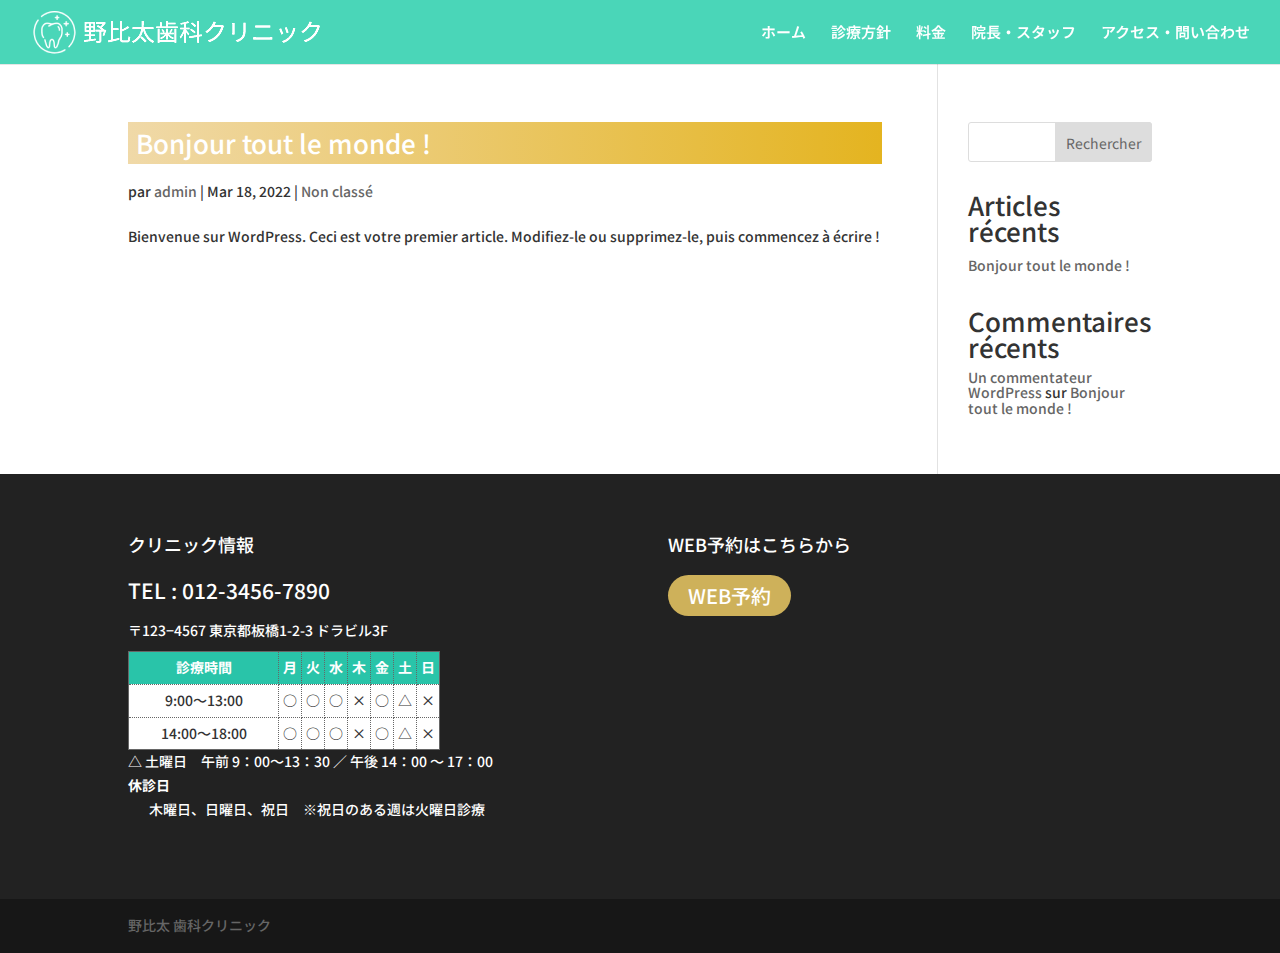
<file: demo1/author/admin/index.html>
<!DOCTYPE html>
<html lang="fr-FR">
<head>
	<meta charset="UTF-8">
<meta http-equiv="X-UA-Compatible" content="IE=edge">
	<link rel="pingback" href="./../../xmlrpc.php">

	<script type="text/javascript">
		document.documentElement.className = 'js';
	</script>

	<title>admin | 野比太 歯科クリニック</title>
<meta name="robots" content="max-image-preview:large">
<script type="text/javascript">
			let jqueryParams=[],jQuery=function(r){return jqueryParams=[...jqueryParams,r],jQuery},$=function(r){return jqueryParams=[...jqueryParams,r],$};window.jQuery=jQuery,window.$=jQuery;let customHeadScripts=!1;jQuery.fn=jQuery.prototype={},$.fn=jQuery.prototype={},jQuery.noConflict=function(r){if(window.jQuery)return jQuery=window.jQuery,$=window.jQuery,customHeadScripts=!0,jQuery.noConflict},jQuery.ready=function(r){jqueryParams=[...jqueryParams,r]},$.ready=function(r){jqueryParams=[...jqueryParams,r]},jQuery.load=function(r){jqueryParams=[...jqueryParams,r]},$.load=function(r){jqueryParams=[...jqueryParams,r]},jQuery.fn.ready=function(r){jqueryParams=[...jqueryParams,r]},$.fn.ready=function(r){jqueryParams=[...jqueryParams,r]};</script><link rel="alternate" type="application/rss+xml" title="野比太 歯科クリニック &raquo; Flux" href="./../../feed/index.html">
<link rel="alternate" type="application/rss+xml" title="野比太 歯科クリニック &raquo; Flux des commentaires" href="./../../comments/feed/index.html">
<link rel="alternate" type="application/rss+xml" title="野比太 歯科クリニック &raquo; Flux des articles écrits par admin" href="./feed/index.html">
<meta content="Divi Child v.1.0.0" name="generator">
<link rel="stylesheet" id="wp-block-library-css" href="./../../wp-includes/css/dist/block-library/style.min.css?ver=5.9.2" type="text/css" media="all">
<style id="global-styles-inline-css" type="text/css">body{--wp--preset--color--black: #000000;--wp--preset--color--cyan-bluish-gray: #abb8c3;--wp--preset--color--white: #ffffff;--wp--preset--color--pale-pink: #f78da7;--wp--preset--color--vivid-red: #cf2e2e;--wp--preset--color--luminous-vivid-orange: #ff6900;--wp--preset--color--luminous-vivid-amber: #fcb900;--wp--preset--color--light-green-cyan: #7bdcb5;--wp--preset--color--vivid-green-cyan: #00d084;--wp--preset--color--pale-cyan-blue: #8ed1fc;--wp--preset--color--vivid-cyan-blue: #0693e3;--wp--preset--color--vivid-purple: #9b51e0;--wp--preset--gradient--vivid-cyan-blue-to-vivid-purple: linear-gradient(135deg,rgba(6,147,227,1) 0%,rgb(155,81,224) 100%);--wp--preset--gradient--light-green-cyan-to-vivid-green-cyan: linear-gradient(135deg,rgb(122,220,180) 0%,rgb(0,208,130) 100%);--wp--preset--gradient--luminous-vivid-amber-to-luminous-vivid-orange: linear-gradient(135deg,rgba(252,185,0,1) 0%,rgba(255,105,0,1) 100%);--wp--preset--gradient--luminous-vivid-orange-to-vivid-red: linear-gradient(135deg,rgba(255,105,0,1) 0%,rgb(207,46,46) 100%);--wp--preset--gradient--very-light-gray-to-cyan-bluish-gray: linear-gradient(135deg,rgb(238,238,238) 0%,rgb(169,184,195) 100%);--wp--preset--gradient--cool-to-warm-spectrum: linear-gradient(135deg,rgb(74,234,220) 0%,rgb(151,120,209) 20%,rgb(207,42,186) 40%,rgb(238,44,130) 60%,rgb(251,105,98) 80%,rgb(254,248,76) 100%);--wp--preset--gradient--blush-light-purple: linear-gradient(135deg,rgb(255,206,236) 0%,rgb(152,150,240) 100%);--wp--preset--gradient--blush-bordeaux: linear-gradient(135deg,rgb(254,205,165) 0%,rgb(254,45,45) 50%,rgb(107,0,62) 100%);--wp--preset--gradient--luminous-dusk: linear-gradient(135deg,rgb(255,203,112) 0%,rgb(199,81,192) 50%,rgb(65,88,208) 100%);--wp--preset--gradient--pale-ocean: linear-gradient(135deg,rgb(255,245,203) 0%,rgb(182,227,212) 50%,rgb(51,167,181) 100%);--wp--preset--gradient--electric-grass: linear-gradient(135deg,rgb(202,248,128) 0%,rgb(113,206,126) 100%);--wp--preset--gradient--midnight: linear-gradient(135deg,rgb(2,3,129) 0%,rgb(40,116,252) 100%);--wp--preset--duotone--dark-grayscale: url('#wp-duotone-dark-grayscale');--wp--preset--duotone--grayscale: url('#wp-duotone-grayscale');--wp--preset--duotone--purple-yellow: url('#wp-duotone-purple-yellow');--wp--preset--duotone--blue-red: url('#wp-duotone-blue-red');--wp--preset--duotone--midnight: url('#wp-duotone-midnight');--wp--preset--duotone--magenta-yellow: url('#wp-duotone-magenta-yellow');--wp--preset--duotone--purple-green: url('#wp-duotone-purple-green');--wp--preset--duotone--blue-orange: url('#wp-duotone-blue-orange');--wp--preset--font-size--small: 13px;--wp--preset--font-size--medium: 20px;--wp--preset--font-size--large: 36px;--wp--preset--font-size--x-large: 42px;}.has-black-color{color: var(--wp--preset--color--black) !important;}.has-cyan-bluish-gray-color{color: var(--wp--preset--color--cyan-bluish-gray) !important;}.has-white-color{color: var(--wp--preset--color--white) !important;}.has-pale-pink-color{color: var(--wp--preset--color--pale-pink) !important;}.has-vivid-red-color{color: var(--wp--preset--color--vivid-red) !important;}.has-luminous-vivid-orange-color{color: var(--wp--preset--color--luminous-vivid-orange) !important;}.has-luminous-vivid-amber-color{color: var(--wp--preset--color--luminous-vivid-amber) !important;}.has-light-green-cyan-color{color: var(--wp--preset--color--light-green-cyan) !important;}.has-vivid-green-cyan-color{color: var(--wp--preset--color--vivid-green-cyan) !important;}.has-pale-cyan-blue-color{color: var(--wp--preset--color--pale-cyan-blue) !important;}.has-vivid-cyan-blue-color{color: var(--wp--preset--color--vivid-cyan-blue) !important;}.has-vivid-purple-color{color: var(--wp--preset--color--vivid-purple) !important;}.has-black-background-color{background-color: var(--wp--preset--color--black) !important;}.has-cyan-bluish-gray-background-color{background-color: var(--wp--preset--color--cyan-bluish-gray) !important;}.has-white-background-color{background-color: var(--wp--preset--color--white) !important;}.has-pale-pink-background-color{background-color: var(--wp--preset--color--pale-pink) !important;}.has-vivid-red-background-color{background-color: var(--wp--preset--color--vivid-red) !important;}.has-luminous-vivid-orange-background-color{background-color: var(--wp--preset--color--luminous-vivid-orange) !important;}.has-luminous-vivid-amber-background-color{background-color: var(--wp--preset--color--luminous-vivid-amber) !important;}.has-light-green-cyan-background-color{background-color: var(--wp--preset--color--light-green-cyan) !important;}.has-vivid-green-cyan-background-color{background-color: var(--wp--preset--color--vivid-green-cyan) !important;}.has-pale-cyan-blue-background-color{background-color: var(--wp--preset--color--pale-cyan-blue) !important;}.has-vivid-cyan-blue-background-color{background-color: var(--wp--preset--color--vivid-cyan-blue) !important;}.has-vivid-purple-background-color{background-color: var(--wp--preset--color--vivid-purple) !important;}.has-black-border-color{border-color: var(--wp--preset--color--black) !important;}.has-cyan-bluish-gray-border-color{border-color: var(--wp--preset--color--cyan-bluish-gray) !important;}.has-white-border-color{border-color: var(--wp--preset--color--white) !important;}.has-pale-pink-border-color{border-color: var(--wp--preset--color--pale-pink) !important;}.has-vivid-red-border-color{border-color: var(--wp--preset--color--vivid-red) !important;}.has-luminous-vivid-orange-border-color{border-color: var(--wp--preset--color--luminous-vivid-orange) !important;}.has-luminous-vivid-amber-border-color{border-color: var(--wp--preset--color--luminous-vivid-amber) !important;}.has-light-green-cyan-border-color{border-color: var(--wp--preset--color--light-green-cyan) !important;}.has-vivid-green-cyan-border-color{border-color: var(--wp--preset--color--vivid-green-cyan) !important;}.has-pale-cyan-blue-border-color{border-color: var(--wp--preset--color--pale-cyan-blue) !important;}.has-vivid-cyan-blue-border-color{border-color: var(--wp--preset--color--vivid-cyan-blue) !important;}.has-vivid-purple-border-color{border-color: var(--wp--preset--color--vivid-purple) !important;}.has-vivid-cyan-blue-to-vivid-purple-gradient-background{background: var(--wp--preset--gradient--vivid-cyan-blue-to-vivid-purple) !important;}.has-light-green-cyan-to-vivid-green-cyan-gradient-background{background: var(--wp--preset--gradient--light-green-cyan-to-vivid-green-cyan) !important;}.has-luminous-vivid-amber-to-luminous-vivid-orange-gradient-background{background: var(--wp--preset--gradient--luminous-vivid-amber-to-luminous-vivid-orange) !important;}.has-luminous-vivid-orange-to-vivid-red-gradient-background{background: var(--wp--preset--gradient--luminous-vivid-orange-to-vivid-red) !important;}.has-very-light-gray-to-cyan-bluish-gray-gradient-background{background: var(--wp--preset--gradient--very-light-gray-to-cyan-bluish-gray) !important;}.has-cool-to-warm-spectrum-gradient-background{background: var(--wp--preset--gradient--cool-to-warm-spectrum) !important;}.has-blush-light-purple-gradient-background{background: var(--wp--preset--gradient--blush-light-purple) !important;}.has-blush-bordeaux-gradient-background{background: var(--wp--preset--gradient--blush-bordeaux) !important;}.has-luminous-dusk-gradient-background{background: var(--wp--preset--gradient--luminous-dusk) !important;}.has-pale-ocean-gradient-background{background: var(--wp--preset--gradient--pale-ocean) !important;}.has-electric-grass-gradient-background{background: var(--wp--preset--gradient--electric-grass) !important;}.has-midnight-gradient-background{background: var(--wp--preset--gradient--midnight) !important;}.has-small-font-size{font-size: var(--wp--preset--font-size--small) !important;}.has-medium-font-size{font-size: var(--wp--preset--font-size--medium) !important;}.has-large-font-size{font-size: var(--wp--preset--font-size--large) !important;}.has-x-large-font-size{font-size: var(--wp--preset--font-size--x-large) !important;}</style>
<style id="divi-style-parent-inline-inline-css" type="text/css">/*!
Theme Name: Divi
Theme URI: http://www.elegantthemes.com/gallery/divi/
Version: 4.15.1
Description: Smart. Flexible. Beautiful. Divi is the most powerful theme in our collection.
Author: Elegant Themes
Author URI: http://www.elegantthemes.com
License: GNU General Public License v2
License URI: http://www.gnu.org/licenses/gpl-2.0.html
*/

a,abbr,acronym,address,applet,b,big,blockquote,body,center,cite,code,dd,del,dfn,div,dl,dt,em,fieldset,font,form,h1,h2,h3,h4,h5,h6,html,i,iframe,img,ins,kbd,label,legend,li,object,ol,p,pre,q,s,samp,small,span,strike,strong,sub,sup,tt,u,ul,var{margin:0;padding:0;border:0;outline:0;font-size:100%;-ms-text-size-adjust:100%;-webkit-text-size-adjust:100%;vertical-align:baseline;background:transparent}body{line-height:1}ol,ul{list-style:none}blockquote,q{quotes:none}blockquote:after,blockquote:before,q:after,q:before{content:"";content:none}blockquote{margin:20px 0 30px;border-left:5px solid;padding-left:20px}:focus{outline:0}del{text-decoration:line-through}pre{overflow:auto;padding:10px}figure{margin:0}table{border-collapse:collapse;border-spacing:0}article,aside,footer,header,hgroup,nav,section{display:block}body{font-family:Open Sans,Arial,sans-serif;font-size:14px;color:#666;background-color:#fff;line-height:1.7em;font-weight:500;-webkit-font-smoothing:antialiased;-moz-osx-font-smoothing:grayscale}body.page-template-page-template-blank-php #page-container{padding-top:0!important}body.et_cover_background{background-size:cover!important;background-position:top!important;background-repeat:no-repeat!important;background-attachment:fixed}a{color:#2ea3f2}a,a:hover{text-decoration:none}p{padding-bottom:1em}p:not(.has-background):last-of-type{padding-bottom:0}p.et_normal_padding{padding-bottom:1em}strong{font-weight:700}cite,em,i{font-style:italic}code,pre{font-family:Courier New,monospace;margin-bottom:10px}ins{text-decoration:none}sub,sup{height:0;line-height:1;position:relative;vertical-align:baseline}sup{bottom:.8em}sub{top:.3em}dl{margin:0 0 1.5em}dl dt{font-weight:700}dd{margin-left:1.5em}blockquote p{padding-bottom:0}embed,iframe,object,video{max-width:100%}h1,h2,h3,h4,h5,h6{color:#333;padding-bottom:10px;line-height:1em;font-weight:500}h1 a,h2 a,h3 a,h4 a,h5 a,h6 a{color:inherit}h1{font-size:30px}h2{font-size:26px}h3{font-size:22px}h4{font-size:18px}h5{font-size:16px}h6{font-size:14px}input{-webkit-appearance:none}input[type=checkbox]{-webkit-appearance:checkbox}input[type=radio]{-webkit-appearance:radio}input.text,input.title,input[type=email],input[type=password],input[type=tel],input[type=text],select,textarea{background-color:#fff;border:1px solid #bbb;padding:2px;color:#4e4e4e}input.text:focus,input.title:focus,input[type=text]:focus,select:focus,textarea:focus{border-color:#2d3940;color:#3e3e3e}input.text,input.title,input[type=text],select,textarea{margin:0}textarea{padding:4px}button,input,select,textarea{font-family:inherit}img{max-width:100%;height:auto}.clear{clear:both}br.clear{margin:0;padding:0}.pagination{clear:both}#et_search_icon:hover,.et-social-icon a:hover,.et_password_protected_form .et_submit_button,.form-submit .et_pb_buttontton.alt.disabled,.nav-single a,.posted_in a{color:#2ea3f2}.et-search-form,blockquote{border-color:#2ea3f2}#main-content{background-color:#fff}.container{width:80%;max-width:1080px;margin:auto;position:relative}body:not(.et-tb) #main-content .container,body:not(.et-tb-has-header) #main-content .container{padding-top:58px}.et_full_width_page #main-content .container:before{display:none}.main_title{margin-bottom:20px}.et_password_protected_form .et_submit_button:hover,.form-submit .et_pb_button:hover{background:rgba(0,0,0,.05)}.et_button_icon_visible .et_pb_button{padding-right:2em;padding-left:.7em}.et_button_icon_visible .et_pb_button:after{opacity:1;margin-left:0}.et_button_left .et_pb_button:hover:after{left:.15em}.et_button_left .et_pb_button:after{margin-left:0;left:1em}.et_button_icon_visible.et_button_left .et_pb_button,.et_button_left .et_pb_button:hover,.et_button_left .et_pb_module .et_pb_button:hover{padding-left:2em;padding-right:.7em}.et_button_icon_visible.et_button_left .et_pb_button:after,.et_button_left .et_pb_button:hover:after{left:.15em}.et_password_protected_form .et_submit_button:hover,.form-submit .et_pb_button:hover{padding:.3em 1em}.et_button_no_icon .et_pb_button:after{display:none}.et_button_no_icon.et_button_icon_visible.et_button_left .et_pb_button,.et_button_no_icon.et_button_left .et_pb_button:hover,.et_button_no_icon .et_pb_button,.et_button_no_icon .et_pb_button:hover{padding:.3em 1em!important}.et_button_custom_icon .et_pb_button:after{line-height:1.7em}.et_button_custom_icon.et_button_icon_visible .et_pb_button:after,.et_button_custom_icon .et_pb_button:hover:after{margin-left:.3em}#left-area .post_format-post-format-gallery .wp-block-gallery:first-of-type{padding:0;margin-bottom:-16px}.entry-content table:not(.variations){border:1px solid #eee;margin:0 0 15px;text-align:left;width:100%}.entry-content thead th,.entry-content tr th{color:#555;font-weight:700;padding:9px 24px}.entry-content tr td{border-top:1px solid #eee;padding:6px 24px}#left-area ul,.entry-content ul,.et-l--body ul,.et-l--footer ul,.et-l--header ul{list-style-type:disc;padding:0 0 23px 1em;line-height:26px}#left-area ol,.entry-content ol,.et-l--body ol,.et-l--footer ol,.et-l--header ol{list-style-type:decimal;list-style-position:inside;padding:0 0 23px;line-height:26px}#left-area ul li ul,.entry-content ul li ol{padding:2px 0 2px 20px}#left-area ol li ul,.entry-content ol li ol,.et-l--body ol li ol,.et-l--footer ol li ol,.et-l--header ol li ol{padding:2px 0 2px 35px}#left-area ul.wp-block-gallery{display:-webkit-box;display:-ms-flexbox;display:flex;-ms-flex-wrap:wrap;flex-wrap:wrap;list-style-type:none;padding:0}#left-area ul.products{padding:0!important;line-height:1.7!important;list-style:none!important}.gallery-item a{display:block}.gallery-caption,.gallery-item a{width:90%}#wpadminbar{z-index:100001}#left-area .post-meta{font-size:14px;padding-bottom:15px}#left-area .post-meta a{text-decoration:none;color:#666}#left-area .et_featured_image{padding-bottom:7px}.single .post{padding-bottom:25px}body.single .et_audio_content{margin-bottom:-6px}.nav-single a{text-decoration:none;color:#2ea3f2;font-size:14px;font-weight:400}.nav-previous{float:left}.nav-next{float:right}.et_password_protected_form p input{background-color:#eee;border:none!important;width:100%!important;border-radius:0!important;font-size:14px;color:#999!important;padding:16px!important;-webkit-box-sizing:border-box;box-sizing:border-box}.et_password_protected_form label{display:none}.et_password_protected_form .et_submit_button{font-family:inherit;display:block;float:right;margin:8px auto 0;cursor:pointer}.post-password-required p.nocomments.container{max-width:100%}.post-password-required p.nocomments.container:before{display:none}.aligncenter,div.post .new-post .aligncenter{display:block;margin-left:auto;margin-right:auto}.wp-caption{border:1px solid #ddd;text-align:center;background-color:#f3f3f3;margin-bottom:10px;max-width:96%;padding:8px}.wp-caption.alignleft{margin:0 30px 20px 0}.wp-caption.alignright{margin:0 0 20px 30px}.wp-caption img{margin:0;padding:0;border:0}.wp-caption p.wp-caption-text{font-size:12px;padding:0 4px 5px;margin:0}.alignright{float:right}.alignleft{float:left}img.alignleft{display:inline;float:left;margin-right:15px}img.alignright{display:inline;float:right;margin-left:15px}.page.et_pb_pagebuilder_layout #main-content{background-color:transparent}body #main-content .et_builder_inner_content>h1,body #main-content .et_builder_inner_content>h2,body #main-content .et_builder_inner_content>h3,body #main-content .et_builder_inner_content>h4,body #main-content .et_builder_inner_content>h5,body #main-content .et_builder_inner_content>h6{line-height:1.4em}body #main-content .et_builder_inner_content>p{line-height:1.7em}.wp-block-pullquote{margin:20px 0 30px}.wp-block-pullquote.has-background blockquote{border-left:none}.wp-block-group.has-background{padding:1.5em 1.5em .5em}@media (min-width:981px){#left-area{width:79.125%;padding-bottom:23px}#main-content .container:before{content:"";position:absolute;top:0;height:100%;width:1px;background-color:#e2e2e2}.et_full_width_page #left-area,.et_no_sidebar #left-area{float:none;width:100%!important}.et_full_width_page #left-area{padding-bottom:0}.et_no_sidebar #main-content .container:before{display:none}}@media (max-width:980px){#page-container{padding-top:80px}.et-tb #page-container,.et-tb-has-header #page-container{padding-top:0!important}#left-area,#sidebar{width:100%!important}#main-content .container:before{display:none!important}.et_full_width_page .et_gallery_item:nth-child(4n+1){clear:none}}@media print{#page-container{padding-top:0!important}}#wp-admin-bar-et-use-visual-builder a:before{font-family:ETmodules!important;content:"\e625";font-size:30px!important;width:28px;margin-top:-3px;color:#974df3!important}#wp-admin-bar-et-use-visual-builder:hover a:before{color:#fff!important}#wp-admin-bar-et-use-visual-builder:hover a,#wp-admin-bar-et-use-visual-builder a:hover{transition:background-color .5s ease;-webkit-transition:background-color .5s ease;-moz-transition:background-color .5s ease;background-color:#7e3bd0!important;color:#fff!important}* html .clearfix,:first-child+html .clearfix{zoom:1}.iphone .et_pb_section_video_bg video::-webkit-media-controls-start-playback-button{display:none!important;-webkit-appearance:none}.et_mobile_device .et_pb_section_parallax .et_pb_parallax_css{background-attachment:scroll}.et-social-facebook a.icon:before{content:"\e093"}.et-social-twitter a.icon:before{content:"\e094"}.et-social-google-plus a.icon:before{content:"\e096"}.et-social-instagram a.icon:before{content:"\e09a"}.et-social-rss a.icon:before{content:"\e09e"}.ai1ec-single-event:after{content:" ";display:table;clear:both}.evcal_event_details .evcal_evdata_cell .eventon_details_shading_bot.eventon_details_shading_bot{z-index:3}.wp-block-divi-layout{margin-bottom:1em}*{-webkit-box-sizing:border-box;box-sizing:border-box}#et-info-email:before,#et-info-phone:before,#et_search_icon:before,.comment-reply-link:after,.et-cart-info span:before,.et-pb-arrow-next:before,.et-pb-arrow-prev:before,.et-social-icon a:before,.et_audio_container .mejs-playpause-button button:before,.et_audio_container .mejs-volume-button button:before,.et_overlay:before,.et_password_protected_form .et_submit_button:after,.et_pb_button:after,.et_pb_contact_reset:after,.et_pb_contact_submit:after,.et_pb_font_icon:before,.et_pb_newsletter_button:after,.et_pb_pricing_table_button:after,.et_pb_promo_button:after,.et_pb_testimonial:before,.et_pb_toggle_title:before,.form-submit .et_pb_button:after,.mobile_menu_bar:before,a.et_pb_more_button:after{font-family:ETmodules!important;speak:none;font-style:normal;font-weight:400;-webkit-font-feature-settings:normal;font-feature-settings:normal;font-variant:normal;text-transform:none;line-height:1;-webkit-font-smoothing:antialiased;-moz-osx-font-smoothing:grayscale;text-shadow:0 0;direction:ltr}.et-pb-icon,.et_pb_custom_button_icon.et_pb_button:after,.et_pb_login .et_pb_custom_button_icon.et_pb_button:after,.et_pb_woo_custom_button_icon .button.et_pb_custom_button_icon.et_pb_button:after,.et_pb_woo_custom_button_icon .button.et_pb_custom_button_icon.et_pb_button:hover:after{content:attr(data-icon)}.et-pb-icon{font-family:ETmodules;speak:none;font-weight:400;-webkit-font-feature-settings:normal;font-feature-settings:normal;font-variant:normal;text-transform:none;line-height:1;-webkit-font-smoothing:antialiased;font-size:96px;font-style:normal;display:inline-block;-webkit-box-sizing:border-box;box-sizing:border-box;direction:ltr}#et-ajax-saving{display:none;-webkit-transition:background .3s,-webkit-box-shadow .3s;transition:background .3s,-webkit-box-shadow .3s;transition:background .3s,box-shadow .3s;transition:background .3s,box-shadow .3s,-webkit-box-shadow .3s;-webkit-box-shadow:rgba(0,139,219,.247059) 0 0 60px;box-shadow:0 0 60px rgba(0,139,219,.247059);position:fixed;top:50%;left:50%;width:50px;height:50px;background:#fff;border-radius:50px;margin:-25px 0 0 -25px;z-index:999999;text-align:center}#et-ajax-saving img{margin:9px}.et-safe-mode-indicator,.et-safe-mode-indicator:focus,.et-safe-mode-indicator:hover{-webkit-box-shadow:0 5px 10px rgba(41,196,169,.15);box-shadow:0 5px 10px rgba(41,196,169,.15);background:#29c4a9;color:#fff;font-size:14px;font-weight:600;padding:12px;line-height:16px;border-radius:3px;position:fixed;bottom:30px;right:30px;z-index:999999;text-decoration:none;font-family:Open Sans,sans-serif;-webkit-font-smoothing:antialiased;-moz-osx-font-smoothing:grayscale}.et_pb_button{font-size:20px;font-weight:500;padding:.3em 1em;line-height:1.7em!important;background-color:transparent;background-size:cover;background-position:50%;background-repeat:no-repeat;border:2px solid;border-radius:3px;-webkit-transition-duration:.2s;transition-duration:.2s;-webkit-transition-property:all!important;transition-property:all!important}.et_pb_button,.et_pb_button_inner{position:relative}.et_pb_button:hover,.et_pb_module .et_pb_button:hover{border:2px solid transparent;padding:.3em 2em .3em .7em}.et_pb_button:hover{background-color:hsla(0,0%,100%,.2)}.et_pb_bg_layout_light.et_pb_button:hover,.et_pb_bg_layout_light .et_pb_button:hover{background-color:rgba(0,0,0,.05)}.et_pb_button:after,.et_pb_button:before{font-size:32px;line-height:1em;content:"\35";opacity:0;position:absolute;margin-left:-1em;-webkit-transition:all .2s;transition:all .2s;text-transform:none;-webkit-font-feature-settings:"kern" off;font-feature-settings:"kern" off;font-variant:none;font-style:normal;font-weight:400;text-shadow:none}.et_pb_button.et_hover_enabled:hover:after,.et_pb_button.et_pb_hovered:hover:after{-webkit-transition:none!important;transition:none!important}.et_pb_button:before{display:none}.et_pb_button:hover:after{opacity:1;margin-left:0}.et_pb_column_1_3 h1,.et_pb_column_1_4 h1,.et_pb_column_1_5 h1,.et_pb_column_1_6 h1,.et_pb_column_2_5 h1{font-size:26px}.et_pb_column_1_3 h2,.et_pb_column_1_4 h2,.et_pb_column_1_5 h2,.et_pb_column_1_6 h2,.et_pb_column_2_5 h2{font-size:23px}.et_pb_column_1_3 h3,.et_pb_column_1_4 h3,.et_pb_column_1_5 h3,.et_pb_column_1_6 h3,.et_pb_column_2_5 h3{font-size:20px}.et_pb_column_1_3 h4,.et_pb_column_1_4 h4,.et_pb_column_1_5 h4,.et_pb_column_1_6 h4,.et_pb_column_2_5 h4{font-size:18px}.et_pb_column_1_3 h5,.et_pb_column_1_4 h5,.et_pb_column_1_5 h5,.et_pb_column_1_6 h5,.et_pb_column_2_5 h5{font-size:16px}.et_pb_column_1_3 h6,.et_pb_column_1_4 h6,.et_pb_column_1_5 h6,.et_pb_column_1_6 h6,.et_pb_column_2_5 h6{font-size:15px}.et_pb_bg_layout_dark,.et_pb_bg_layout_dark h1,.et_pb_bg_layout_dark h2,.et_pb_bg_layout_dark h3,.et_pb_bg_layout_dark h4,.et_pb_bg_layout_dark h5,.et_pb_bg_layout_dark h6{color:#fff!important}.et_pb_module.et_pb_text_align_left{text-align:left}.et_pb_module.et_pb_text_align_center{text-align:center}.et_pb_module.et_pb_text_align_right{text-align:right}.et_pb_module.et_pb_text_align_justified{text-align:justify}.clearfix:after{visibility:hidden;display:block;font-size:0;content:" ";clear:both;height:0}.et_pb_bg_layout_light .et_pb_more_button{color:#2ea3f2}.et_builder_inner_content{position:relative;z-index:1}header .et_builder_inner_content{z-index:2}.et_pb_css_mix_blend_mode_passthrough{mix-blend-mode:unset!important}.et_pb_image_container{margin:-20px -20px 29px}.et_pb_module_inner{position:relative}.et_hover_enabled_preview{z-index:2}.et_hover_enabled:hover{position:relative;z-index:2}.et_pb_all_tabs,.et_pb_module,.et_pb_posts_nav a,.et_pb_tab,.et_pb_with_background{position:relative;background-size:cover;background-position:50%;background-repeat:no-repeat}.et_pb_background_mask,.et_pb_background_pattern{bottom:0;left:0;position:absolute;right:0;top:0}.et_pb_background_mask{background-size:calc(100% + 2px) calc(100% + 2px);background-repeat:no-repeat;background-position:50%;overflow:hidden}.et_pb_background_pattern{background-position:0 0;background-repeat:repeat}.et_pb_with_border{position:relative;border:0 solid #333}.post-password-required .et_pb_row{padding:0;width:100%}.post-password-required .et_password_protected_form{min-height:0}body.et_pb_pagebuilder_layout.et_pb_show_title .post-password-required .et_password_protected_form h1,body:not(.et_pb_pagebuilder_layout) .post-password-required .et_password_protected_form h1{display:none}.et_pb_no_bg{padding:0!important}.et_overlay.et_pb_inline_icon:before,.et_pb_inline_icon:before{content:attr(data-icon)}.et_pb_more_button{color:inherit;text-shadow:none;text-decoration:none;display:inline-block;margin-top:20px}.et_parallax_bg_wrap{overflow:hidden;position:absolute;top:0;right:0;bottom:0;left:0}.et_parallax_bg{background-repeat:no-repeat;background-position:top;background-size:cover;position:absolute;bottom:0;left:0;width:100%;height:100%;display:block}.et_parallax_bg.et_parallax_bg__hover,.et_parallax_bg.et_parallax_bg_phone,.et_parallax_bg.et_parallax_bg_tablet,.et_parallax_gradient.et_parallax_gradient__hover,.et_parallax_gradient.et_parallax_gradient_phone,.et_parallax_gradient.et_parallax_gradient_tablet,.et_pb_section_parallax_hover:hover .et_parallax_bg:not(.et_parallax_bg__hover),.et_pb_section_parallax_hover:hover .et_parallax_gradient:not(.et_parallax_gradient__hover){display:none}.et_pb_section_parallax_hover:hover .et_parallax_bg.et_parallax_bg__hover,.et_pb_section_parallax_hover:hover .et_parallax_gradient.et_parallax_gradient__hover{display:block}.et_parallax_gradient{bottom:0;display:block;left:0;position:absolute;right:0;top:0}.et_pb_module.et_pb_section_parallax,.et_pb_posts_nav a.et_pb_section_parallax,.et_pb_tab.et_pb_section_parallax{position:relative}.et_pb_section_parallax .et_pb_parallax_css,.et_pb_slides .et_parallax_bg.et_pb_parallax_css{background-attachment:fixed}body.et-bfb .et_pb_section_parallax .et_pb_parallax_css,body.et-bfb .et_pb_slides .et_parallax_bg.et_pb_parallax_css{background-attachment:scroll;bottom:auto}.et_pb_section_parallax.et_pb_column .et_pb_module,.et_pb_section_parallax.et_pb_row .et_pb_column,.et_pb_section_parallax.et_pb_row .et_pb_module{z-index:9;position:relative}.et_pb_more_button:hover:after{opacity:1;margin-left:0}.et_pb_preload .et_pb_section_video_bg,.et_pb_preload>div{visibility:hidden}.et_pb_preload,.et_pb_section.et_pb_section_video.et_pb_preload{position:relative;background:#464646!important}.et_pb_preload:before{content:"";position:absolute;top:50%;left:50%;background:url(./../../wp-content/themes/Divi/includes/builder/styles/images/preloader.gif) no-repeat;border-radius:32px;width:32px;height:32px;margin:-16px 0 0 -16px}.box-shadow-overlay{position:absolute;top:0;left:0;width:100%;height:100%;z-index:10;pointer-events:none}.et_pb_section>.box-shadow-overlay~.et_pb_row{z-index:11}.et_pb_row>.box-shadow-overlay{z-index:8}.has-box-shadow-overlay{position:relative}.et_clickable{cursor:pointer}.screen-reader-text{border:0;clip:rect(1px,1px,1px,1px);-webkit-clip-path:inset(50%);clip-path:inset(50%);height:1px;margin:-1px;overflow:hidden;padding:0;position:absolute!important;width:1px;word-wrap:normal!important}.et_multi_view_hidden,.et_multi_view_hidden_image{display:none!important}@keyframes multi-view-image-fade{0%{opacity:0}10%{opacity:.1}20%{opacity:.2}30%{opacity:.3}40%{opacity:.4}50%{opacity:.5}60%{opacity:.6}70%{opacity:.7}80%{opacity:.8}90%{opacity:.9}to{opacity:1}}.et_multi_view_image__loading{visibility:hidden}.et_multi_view_image__loaded{-webkit-animation:multi-view-image-fade .5s;animation:multi-view-image-fade .5s}#et-pb-motion-effects-offset-tracker{visibility:hidden!important;opacity:0;position:absolute;top:0;left:0}.et-pb-before-scroll-animation{opacity:0}header.et-l.et-l--header:after{clear:both;display:block;content:""}.et_pb_module{-webkit-animation-timing-function:linear;animation-timing-function:linear;-webkit-animation-duration:.2s;animation-duration:.2s}@-webkit-keyframes fadeBottom{0%{opacity:0;-webkit-transform:translateY(10%);transform:translateY(10%)}to{opacity:1;-webkit-transform:translateY(0);transform:translateY(0)}}@keyframes fadeBottom{0%{opacity:0;-webkit-transform:translateY(10%);transform:translateY(10%)}to{opacity:1;-webkit-transform:translateY(0);transform:translateY(0)}}@-webkit-keyframes fadeLeft{0%{opacity:0;-webkit-transform:translateX(-10%);transform:translateX(-10%)}to{opacity:1;-webkit-transform:translateX(0);transform:translateX(0)}}@keyframes fadeLeft{0%{opacity:0;-webkit-transform:translateX(-10%);transform:translateX(-10%)}to{opacity:1;-webkit-transform:translateX(0);transform:translateX(0)}}@-webkit-keyframes fadeRight{0%{opacity:0;-webkit-transform:translateX(10%);transform:translateX(10%)}to{opacity:1;-webkit-transform:translateX(0);transform:translateX(0)}}@keyframes fadeRight{0%{opacity:0;-webkit-transform:translateX(10%);transform:translateX(10%)}to{opacity:1;-webkit-transform:translateX(0);transform:translateX(0)}}@-webkit-keyframes fadeTop{0%{opacity:0;-webkit-transform:translateY(-10%);transform:translateY(-10%)}to{opacity:1;-webkit-transform:translateX(0);transform:translateX(0)}}@keyframes fadeTop{0%{opacity:0;-webkit-transform:translateY(-10%);transform:translateY(-10%)}to{opacity:1;-webkit-transform:translateX(0);transform:translateX(0)}}@-webkit-keyframes fadeIn{0%{opacity:0}to{opacity:1}}@keyframes fadeIn{0%{opacity:0}to{opacity:1}}.et-waypoint:not(.et_pb_counters){opacity:0}@media (min-width:981px){.et_pb_section.et_section_specialty div.et_pb_row .et_pb_column .et_pb_column .et_pb_module.et-last-child,.et_pb_section.et_section_specialty div.et_pb_row .et_pb_column .et_pb_column .et_pb_module:last-child,.et_pb_section.et_section_specialty div.et_pb_row .et_pb_column .et_pb_row_inner .et_pb_column .et_pb_module.et-last-child,.et_pb_section.et_section_specialty div.et_pb_row .et_pb_column .et_pb_row_inner .et_pb_column .et_pb_module:last-child,.et_pb_section div.et_pb_row .et_pb_column .et_pb_module.et-last-child,.et_pb_section div.et_pb_row .et_pb_column .et_pb_module:last-child{margin-bottom:0}}@media (max-width:980px){.et_overlay.et_pb_inline_icon_tablet:before,.et_pb_inline_icon_tablet:before{content:attr(data-icon-tablet)}.et_parallax_bg.et_parallax_bg_tablet_exist,.et_parallax_gradient.et_parallax_gradient_tablet_exist{display:none}.et_parallax_bg.et_parallax_bg_tablet,.et_parallax_gradient.et_parallax_gradient_tablet{display:block}.et_pb_column .et_pb_module{margin-bottom:30px}.et_pb_row .et_pb_column .et_pb_module.et-last-child,.et_pb_row .et_pb_column .et_pb_module:last-child,.et_section_specialty .et_pb_row .et_pb_column .et_pb_module.et-last-child,.et_section_specialty .et_pb_row .et_pb_column .et_pb_module:last-child{margin-bottom:0}.et_pb_more_button{display:inline-block!important}.et_pb_bg_layout_light_tablet.et_pb_button,.et_pb_bg_layout_light_tablet.et_pb_module.et_pb_button,.et_pb_bg_layout_light_tablet .et_pb_more_button{color:#2ea3f2}.et_pb_bg_layout_light_tablet .et_pb_forgot_password a{color:#666}.et_pb_bg_layout_light_tablet h1,.et_pb_bg_layout_light_tablet h2,.et_pb_bg_layout_light_tablet h3,.et_pb_bg_layout_light_tablet h4,.et_pb_bg_layout_light_tablet h5,.et_pb_bg_layout_light_tablet h6{color:#333!important}.et_pb_module .et_pb_bg_layout_light_tablet.et_pb_button{color:#2ea3f2!important}.et_pb_bg_layout_light_tablet{color:#666!important}.et_pb_bg_layout_dark_tablet,.et_pb_bg_layout_dark_tablet h1,.et_pb_bg_layout_dark_tablet h2,.et_pb_bg_layout_dark_tablet h3,.et_pb_bg_layout_dark_tablet h4,.et_pb_bg_layout_dark_tablet h5,.et_pb_bg_layout_dark_tablet h6{color:#fff!important}.et_pb_bg_layout_dark_tablet.et_pb_button,.et_pb_bg_layout_dark_tablet.et_pb_module.et_pb_button,.et_pb_bg_layout_dark_tablet .et_pb_more_button{color:inherit}.et_pb_bg_layout_dark_tablet .et_pb_forgot_password a{color:#fff}.et_pb_module.et_pb_text_align_left-tablet{text-align:left}.et_pb_module.et_pb_text_align_center-tablet{text-align:center}.et_pb_module.et_pb_text_align_right-tablet{text-align:right}.et_pb_module.et_pb_text_align_justified-tablet{text-align:justify}}@media (max-width:767px){.et_pb_more_button{display:inline-block!important}.et_overlay.et_pb_inline_icon_phone:before,.et_pb_inline_icon_phone:before{content:attr(data-icon-phone)}.et_parallax_bg.et_parallax_bg_phone_exist,.et_parallax_gradient.et_parallax_gradient_phone_exist{display:none}.et_parallax_bg.et_parallax_bg_phone,.et_parallax_gradient.et_parallax_gradient_phone{display:block}.et-hide-mobile{display:none!important}.et_pb_bg_layout_light_phone.et_pb_button,.et_pb_bg_layout_light_phone.et_pb_module.et_pb_button,.et_pb_bg_layout_light_phone .et_pb_more_button{color:#2ea3f2}.et_pb_bg_layout_light_phone .et_pb_forgot_password a{color:#666}.et_pb_bg_layout_light_phone h1,.et_pb_bg_layout_light_phone h2,.et_pb_bg_layout_light_phone h3,.et_pb_bg_layout_light_phone h4,.et_pb_bg_layout_light_phone h5,.et_pb_bg_layout_light_phone h6{color:#333!important}.et_pb_module .et_pb_bg_layout_light_phone.et_pb_button{color:#2ea3f2!important}.et_pb_bg_layout_light_phone{color:#666!important}.et_pb_bg_layout_dark_phone,.et_pb_bg_layout_dark_phone h1,.et_pb_bg_layout_dark_phone h2,.et_pb_bg_layout_dark_phone h3,.et_pb_bg_layout_dark_phone h4,.et_pb_bg_layout_dark_phone h5,.et_pb_bg_layout_dark_phone h6{color:#fff!important}.et_pb_bg_layout_dark_phone.et_pb_button,.et_pb_bg_layout_dark_phone.et_pb_module.et_pb_button,.et_pb_bg_layout_dark_phone .et_pb_more_button{color:inherit}.et_pb_module .et_pb_bg_layout_dark_phone.et_pb_button{color:#fff!important}.et_pb_bg_layout_dark_phone .et_pb_forgot_password a{color:#fff}.et_pb_module.et_pb_text_align_left-phone{text-align:left}.et_pb_module.et_pb_text_align_center-phone{text-align:center}.et_pb_module.et_pb_text_align_right-phone{text-align:right}.et_pb_module.et_pb_text_align_justified-phone{text-align:justify}}@media (max-width:479px){a.et_pb_more_button{display:block}}@media (min-width:768px) and (max-width:980px){[data-et-multi-view-load-tablet-hidden=true]:not(.et_multi_view_swapped){display:none!important}}@media (max-width:767px){[data-et-multi-view-load-phone-hidden=true]:not(.et_multi_view_swapped){display:none!important}}.et_pb_menu.et_pb_menu--style-inline_centered_logo .et_pb_menu__menu nav ul{-webkit-box-pack:center;-ms-flex-pack:center;justify-content:center}@-webkit-keyframes multi-view-image-fade{0%{-webkit-transform:scale(1);transform:scale(1);opacity:1}50%{-webkit-transform:scale(1.01);transform:scale(1.01);opacity:1}to{-webkit-transform:scale(1);transform:scale(1);opacity:1}}</style>
<style id="divi-dynamic-critical-inline-css" type="text/css">@font-face{font-family:ETmodules;font-display:block;src:url(./../../wp-content/themes/Divi/core/admin/fonts/modules/all/modules.eot);src:url(./../../wp-content/themes/Divi/core/admin/fonts/modules/all/modules.eot?#iefix) format("embedded-opentype"),url(./../../wp-content/themes/Divi/core/admin/fonts/modules/all/modules.ttf) format("truetype"),url(./../../wp-content/themes/Divi/core/admin/fonts/modules/all/modules.woff) format("woff"),url(./../../wp-content/themes/Divi/core/admin/fonts/modules/all/modules.svg#ETmodules) format("svg");font-weight:400;font-style:normal}
.et_audio_content,.et_link_content,.et_quote_content{background-color:#2ea3f2}.et_pb_post .et-pb-controllers a{margin-bottom:10px}.format-gallery .et-pb-controllers{bottom:0}.et_pb_blog_grid .et_audio_content{margin-bottom:19px}.et_pb_row .et_pb_blog_grid .et_pb_post .et_pb_slide{min-height:180px}.et_audio_content .wp-block-audio{margin:0;padding:0}.et_audio_content h2{line-height:44px}.et_pb_column_1_2 .et_audio_content h2,.et_pb_column_1_3 .et_audio_content h2,.et_pb_column_1_4 .et_audio_content h2,.et_pb_column_1_5 .et_audio_content h2,.et_pb_column_1_6 .et_audio_content h2,.et_pb_column_2_5 .et_audio_content h2,.et_pb_column_3_5 .et_audio_content h2,.et_pb_column_3_8 .et_audio_content h2{margin-bottom:9px;margin-top:0}.et_pb_column_1_2 .et_audio_content,.et_pb_column_3_5 .et_audio_content{padding:35px 40px}.et_pb_column_1_2 .et_audio_content h2,.et_pb_column_3_5 .et_audio_content h2{line-height:32px}.et_pb_column_1_3 .et_audio_content,.et_pb_column_1_4 .et_audio_content,.et_pb_column_1_5 .et_audio_content,.et_pb_column_1_6 .et_audio_content,.et_pb_column_2_5 .et_audio_content,.et_pb_column_3_8 .et_audio_content{padding:35px 20px}.et_pb_column_1_3 .et_audio_content h2,.et_pb_column_1_4 .et_audio_content h2,.et_pb_column_1_5 .et_audio_content h2,.et_pb_column_1_6 .et_audio_content h2,.et_pb_column_2_5 .et_audio_content h2,.et_pb_column_3_8 .et_audio_content h2{font-size:18px;line-height:26px}article.et_pb_has_overlay .et_pb_blog_image_container{position:relative}.et_pb_post>.et_main_video_container{position:relative;margin-bottom:30px}.et_pb_post .et_pb_video_overlay .et_pb_video_play{color:#fff}.et_pb_post .et_pb_video_overlay_hover:hover{background:rgba(0,0,0,.6)}.et_audio_content,.et_link_content,.et_quote_content{text-align:center;word-wrap:break-word;position:relative;padding:50px 60px}.et_audio_content h2,.et_link_content a.et_link_main_url,.et_link_content h2,.et_quote_content blockquote cite,.et_quote_content blockquote p{color:#fff!important}.et_quote_main_link{position:absolute;text-indent:-9999px;width:100%;height:100%;display:block;top:0;left:0}.et_quote_content blockquote{padding:0;margin:0;border:none}.et_audio_content h2,.et_link_content h2,.et_quote_content blockquote p{margin-top:0}.et_audio_content h2{margin-bottom:20px}.et_audio_content h2,.et_link_content h2,.et_quote_content blockquote p{line-height:44px}.et_link_content a.et_link_main_url,.et_quote_content blockquote cite{font-size:18px;font-weight:200}.et_quote_content blockquote cite{font-style:normal}.et_pb_column_2_3 .et_quote_content{padding:50px 42px 45px}.et_pb_column_2_3 .et_audio_content,.et_pb_column_2_3 .et_link_content{padding:40px 40px 45px}.et_pb_column_1_2 .et_audio_content,.et_pb_column_1_2 .et_link_content,.et_pb_column_1_2 .et_quote_content,.et_pb_column_3_5 .et_audio_content,.et_pb_column_3_5 .et_link_content,.et_pb_column_3_5 .et_quote_content{padding:35px 40px}.et_pb_column_1_2 .et_quote_content blockquote p,.et_pb_column_3_5 .et_quote_content blockquote p{font-size:26px;line-height:32px}.et_pb_column_1_2 .et_audio_content h2,.et_pb_column_1_2 .et_link_content h2,.et_pb_column_3_5 .et_audio_content h2,.et_pb_column_3_5 .et_link_content h2{line-height:32px}.et_pb_column_1_2 .et_link_content a.et_link_main_url,.et_pb_column_1_2 .et_quote_content blockquote cite,.et_pb_column_3_5 .et_link_content a.et_link_main_url,.et_pb_column_3_5 .et_quote_content blockquote cite{font-size:14px}.et_pb_column_1_3 .et_quote_content,.et_pb_column_1_4 .et_quote_content,.et_pb_column_1_5 .et_quote_content,.et_pb_column_1_6 .et_quote_content,.et_pb_column_2_5 .et_quote_content,.et_pb_column_3_8 .et_quote_content{padding:35px 30px 32px}.et_pb_column_1_3 .et_audio_content,.et_pb_column_1_3 .et_link_content,.et_pb_column_1_4 .et_audio_content,.et_pb_column_1_4 .et_link_content,.et_pb_column_1_5 .et_audio_content,.et_pb_column_1_5 .et_link_content,.et_pb_column_1_6 .et_audio_content,.et_pb_column_1_6 .et_link_content,.et_pb_column_2_5 .et_audio_content,.et_pb_column_2_5 .et_link_content,.et_pb_column_3_8 .et_audio_content,.et_pb_column_3_8 .et_link_content{padding:35px 20px}.et_pb_column_1_3 .et_audio_content h2,.et_pb_column_1_3 .et_link_content h2,.et_pb_column_1_3 .et_quote_content blockquote p,.et_pb_column_1_4 .et_audio_content h2,.et_pb_column_1_4 .et_link_content h2,.et_pb_column_1_4 .et_quote_content blockquote p,.et_pb_column_1_5 .et_audio_content h2,.et_pb_column_1_5 .et_link_content h2,.et_pb_column_1_5 .et_quote_content blockquote p,.et_pb_column_1_6 .et_audio_content h2,.et_pb_column_1_6 .et_link_content h2,.et_pb_column_1_6 .et_quote_content blockquote p,.et_pb_column_2_5 .et_audio_content h2,.et_pb_column_2_5 .et_link_content h2,.et_pb_column_2_5 .et_quote_content blockquote p,.et_pb_column_3_8 .et_audio_content h2,.et_pb_column_3_8 .et_link_content h2,.et_pb_column_3_8 .et_quote_content blockquote p{font-size:18px;line-height:26px}.et_pb_column_1_3 .et_link_content a.et_link_main_url,.et_pb_column_1_3 .et_quote_content blockquote cite,.et_pb_column_1_4 .et_link_content a.et_link_main_url,.et_pb_column_1_4 .et_quote_content blockquote cite,.et_pb_column_1_5 .et_link_content a.et_link_main_url,.et_pb_column_1_5 .et_quote_content blockquote cite,.et_pb_column_1_6 .et_link_content a.et_link_main_url,.et_pb_column_1_6 .et_quote_content blockquote cite,.et_pb_column_2_5 .et_link_content a.et_link_main_url,.et_pb_column_2_5 .et_quote_content blockquote cite,.et_pb_column_3_8 .et_link_content a.et_link_main_url,.et_pb_column_3_8 .et_quote_content blockquote cite{font-size:14px}.et_pb_post .et_pb_gallery_post_type .et_pb_slide{min-height:500px;background-size:cover!important;background-position:top}.format-gallery .et_pb_slider.gallery-not-found .et_pb_slide{box-shadow:inset 0 0 10px rgba(0,0,0,.1)}.format-gallery .et_pb_slider:hover .et-pb-arrow-prev{left:0}.format-gallery .et_pb_slider:hover .et-pb-arrow-next{right:0}.et_pb_post>.et_pb_slider{margin-bottom:30px}.et_pb_column_3_4 .et_pb_post .et_pb_slide{min-height:442px}.et_pb_column_2_3 .et_pb_post .et_pb_slide{min-height:390px}.et_pb_column_1_2 .et_pb_post .et_pb_slide,.et_pb_column_3_5 .et_pb_post .et_pb_slide{min-height:284px}.et_pb_column_1_3 .et_pb_post .et_pb_slide,.et_pb_column_2_5 .et_pb_post .et_pb_slide,.et_pb_column_3_8 .et_pb_post .et_pb_slide{min-height:180px}.et_pb_column_1_4 .et_pb_post .et_pb_slide,.et_pb_column_1_5 .et_pb_post .et_pb_slide,.et_pb_column_1_6 .et_pb_post .et_pb_slide{min-height:125px}.et_pb_portfolio.et_pb_section_parallax .pagination,.et_pb_portfolio.et_pb_section_video .pagination,.et_pb_portfolio_grid.et_pb_section_parallax .pagination,.et_pb_portfolio_grid.et_pb_section_video .pagination{position:relative}.et_pb_bg_layout_light .et_pb_post .post-meta,.et_pb_bg_layout_light .et_pb_post .post-meta a,.et_pb_bg_layout_light .et_pb_post p{color:#666}.et_pb_bg_layout_dark .et_pb_post .post-meta,.et_pb_bg_layout_dark .et_pb_post .post-meta a,.et_pb_bg_layout_dark .et_pb_post p{color:inherit}.et_pb_text_color_dark .et_audio_content h2,.et_pb_text_color_dark .et_link_content a.et_link_main_url,.et_pb_text_color_dark .et_link_content h2,.et_pb_text_color_dark .et_quote_content blockquote cite,.et_pb_text_color_dark .et_quote_content blockquote p{color:#666!important}.et_pb_text_color_dark.et_audio_content h2,.et_pb_text_color_dark.et_link_content a.et_link_main_url,.et_pb_text_color_dark.et_link_content h2,.et_pb_text_color_dark.et_quote_content blockquote cite,.et_pb_text_color_dark.et_quote_content blockquote p{color:#bbb!important}.et_pb_text_color_dark.et_audio_content,.et_pb_text_color_dark.et_link_content,.et_pb_text_color_dark.et_quote_content{background-color:#e8e8e8}@media (min-width:981px) and (max-width:1100px){.et_quote_content{padding:50px 70px 45px}.et_pb_column_2_3 .et_quote_content{padding:50px 50px 45px}.et_pb_column_1_2 .et_quote_content,.et_pb_column_3_5 .et_quote_content{padding:35px 47px 30px}.et_pb_column_1_3 .et_quote_content,.et_pb_column_1_4 .et_quote_content,.et_pb_column_1_5 .et_quote_content,.et_pb_column_1_6 .et_quote_content,.et_pb_column_2_5 .et_quote_content,.et_pb_column_3_8 .et_quote_content{padding:35px 25px 32px}.et_pb_column_4_4 .et_pb_post .et_pb_slide{min-height:534px}.et_pb_column_3_4 .et_pb_post .et_pb_slide{min-height:392px}.et_pb_column_2_3 .et_pb_post .et_pb_slide{min-height:345px}.et_pb_column_1_2 .et_pb_post .et_pb_slide,.et_pb_column_3_5 .et_pb_post .et_pb_slide{min-height:250px}.et_pb_column_1_3 .et_pb_post .et_pb_slide,.et_pb_column_2_5 .et_pb_post .et_pb_slide,.et_pb_column_3_8 .et_pb_post .et_pb_slide{min-height:155px}.et_pb_column_1_4 .et_pb_post .et_pb_slide,.et_pb_column_1_5 .et_pb_post .et_pb_slide,.et_pb_column_1_6 .et_pb_post .et_pb_slide{min-height:108px}}@media (max-width:980px){.et_pb_bg_layout_dark_tablet .et_audio_content h2{color:#fff!important}.et_pb_text_color_dark_tablet.et_audio_content h2{color:#bbb!important}.et_pb_text_color_dark_tablet.et_audio_content{background-color:#e8e8e8}.et_pb_bg_layout_dark_tablet .et_audio_content h2,.et_pb_bg_layout_dark_tablet .et_link_content a.et_link_main_url,.et_pb_bg_layout_dark_tablet .et_link_content h2,.et_pb_bg_layout_dark_tablet .et_quote_content blockquote cite,.et_pb_bg_layout_dark_tablet .et_quote_content blockquote p{color:#fff!important}.et_pb_text_color_dark_tablet .et_audio_content h2,.et_pb_text_color_dark_tablet .et_link_content a.et_link_main_url,.et_pb_text_color_dark_tablet .et_link_content h2,.et_pb_text_color_dark_tablet .et_quote_content blockquote cite,.et_pb_text_color_dark_tablet .et_quote_content blockquote p{color:#666!important}.et_pb_text_color_dark_tablet.et_audio_content h2,.et_pb_text_color_dark_tablet.et_link_content a.et_link_main_url,.et_pb_text_color_dark_tablet.et_link_content h2,.et_pb_text_color_dark_tablet.et_quote_content blockquote cite,.et_pb_text_color_dark_tablet.et_quote_content blockquote p{color:#bbb!important}.et_pb_text_color_dark_tablet.et_audio_content,.et_pb_text_color_dark_tablet.et_link_content,.et_pb_text_color_dark_tablet.et_quote_content{background-color:#e8e8e8}}@media (min-width:768px) and (max-width:980px){.et_audio_content h2{font-size:26px!important;line-height:44px!important;margin-bottom:24px!important}.et_pb_post>.et_pb_gallery_post_type>.et_pb_slides>.et_pb_slide{min-height:384px!important}.et_quote_content{padding:50px 43px 45px!important}.et_quote_content blockquote p{font-size:26px!important;line-height:44px!important}.et_quote_content blockquote cite{font-size:18px!important}.et_link_content{padding:40px 40px 45px}.et_link_content h2{font-size:26px!important;line-height:44px!important}.et_link_content a.et_link_main_url{font-size:18px!important}}@media (max-width:767px){.et_audio_content h2,.et_link_content h2,.et_quote_content,.et_quote_content blockquote p{font-size:20px!important;line-height:26px!important}.et_audio_content,.et_link_content{padding:35px 20px!important}.et_audio_content h2{margin-bottom:9px!important}.et_pb_bg_layout_dark_phone .et_audio_content h2{color:#fff!important}.et_pb_text_color_dark_phone.et_audio_content{background-color:#e8e8e8}.et_link_content a.et_link_main_url,.et_quote_content blockquote cite{font-size:14px!important}.format-gallery .et-pb-controllers{height:auto}.et_pb_post>.et_pb_gallery_post_type>.et_pb_slides>.et_pb_slide{min-height:222px!important}.et_pb_bg_layout_dark_phone .et_audio_content h2,.et_pb_bg_layout_dark_phone .et_link_content a.et_link_main_url,.et_pb_bg_layout_dark_phone .et_link_content h2,.et_pb_bg_layout_dark_phone .et_quote_content blockquote cite,.et_pb_bg_layout_dark_phone .et_quote_content blockquote p{color:#fff!important}.et_pb_text_color_dark_phone .et_audio_content h2,.et_pb_text_color_dark_phone .et_link_content a.et_link_main_url,.et_pb_text_color_dark_phone .et_link_content h2,.et_pb_text_color_dark_phone .et_quote_content blockquote cite,.et_pb_text_color_dark_phone .et_quote_content blockquote p{color:#666!important}.et_pb_text_color_dark_phone.et_audio_content h2,.et_pb_text_color_dark_phone.et_link_content a.et_link_main_url,.et_pb_text_color_dark_phone.et_link_content h2,.et_pb_text_color_dark_phone.et_quote_content blockquote cite,.et_pb_text_color_dark_phone.et_quote_content blockquote p{color:#bbb!important}.et_pb_text_color_dark_phone.et_audio_content,.et_pb_text_color_dark_phone.et_link_content,.et_pb_text_color_dark_phone.et_quote_content{background-color:#e8e8e8}}@media (max-width:479px){.et_pb_column_1_2 .et_pb_carousel_item .et_pb_video_play,.et_pb_column_1_3 .et_pb_carousel_item .et_pb_video_play,.et_pb_column_2_3 .et_pb_carousel_item .et_pb_video_play,.et_pb_column_2_5 .et_pb_carousel_item .et_pb_video_play,.et_pb_column_3_5 .et_pb_carousel_item .et_pb_video_play,.et_pb_column_3_8 .et_pb_carousel_item .et_pb_video_play{font-size:1.5rem;line-height:1.5rem;margin-left:-.75rem;margin-top:-.75rem}.et_audio_content,.et_quote_content{padding:35px 20px!important}.et_pb_post>.et_pb_gallery_post_type>.et_pb_slides>.et_pb_slide{min-height:156px!important}}.et_full_width_page .et_gallery_item{float:left;width:20.875%;margin:0 5.5% 5.5% 0}.et_full_width_page .et_gallery_item:nth-child(3n){margin-right:5.5%}.et_full_width_page .et_gallery_item:nth-child(3n+1){clear:none}.et_full_width_page .et_gallery_item:nth-child(4n){margin-right:0}.et_full_width_page .et_gallery_item:nth-child(4n+1){clear:both}
.et_pb_slider{position:relative;overflow:hidden}.et_pb_slide{padding:0 6%;background-size:cover;background-position:50%;background-repeat:no-repeat}.et_pb_slider .et_pb_slide{display:none;float:left;margin-right:-100%;position:relative;width:100%;text-align:center;list-style:none!important;background-position:50%;background-size:100%;background-size:cover}.et_pb_slider .et_pb_slide:first-child{display:list-item}.et-pb-controllers{position:absolute;bottom:20px;left:0;width:100%;text-align:center;z-index:10}.et-pb-controllers a{display:inline-block;background-color:hsla(0,0%,100%,.5);text-indent:-9999px;border-radius:7px;width:7px;height:7px;margin-right:10px;padding:0;opacity:.5}.et-pb-controllers .et-pb-active-control{opacity:1}.et-pb-controllers a:last-child{margin-right:0}.et-pb-controllers .et-pb-active-control{background-color:#fff}.et_pb_slides .et_pb_temp_slide{display:block}.et_pb_slides:after{content:"";display:block;clear:both;visibility:hidden;line-height:0;height:0;width:0}@media (max-width:980px){.et_pb_bg_layout_light_tablet .et-pb-controllers .et-pb-active-control{background-color:#333}.et_pb_bg_layout_light_tablet .et-pb-controllers a{background-color:rgba(0,0,0,.3)}.et_pb_bg_layout_light_tablet .et_pb_slide_content{color:#333}.et_pb_bg_layout_dark_tablet .et_pb_slide_description{text-shadow:0 1px 3px rgba(0,0,0,.3)}.et_pb_bg_layout_dark_tablet .et_pb_slide_content{color:#fff}.et_pb_bg_layout_dark_tablet .et-pb-controllers .et-pb-active-control{background-color:#fff}.et_pb_bg_layout_dark_tablet .et-pb-controllers a{background-color:hsla(0,0%,100%,.5)}}@media (max-width:767px){.et-pb-controllers{position:absolute;bottom:5%;left:0;width:100%;text-align:center;z-index:10;height:14px}.et_transparent_nav .et_pb_section:first-child .et-pb-controllers{bottom:18px}.et_pb_bg_layout_light_phone.et_pb_slider_with_overlay .et_pb_slide_overlay_container,.et_pb_bg_layout_light_phone.et_pb_slider_with_text_overlay .et_pb_text_overlay_wrapper{background-color:hsla(0,0%,100%,.9)}.et_pb_bg_layout_light_phone .et-pb-controllers .et-pb-active-control{background-color:#333}.et_pb_bg_layout_dark_phone.et_pb_slider_with_overlay .et_pb_slide_overlay_container,.et_pb_bg_layout_dark_phone.et_pb_slider_with_text_overlay .et_pb_text_overlay_wrapper,.et_pb_bg_layout_light_phone .et-pb-controllers a{background-color:rgba(0,0,0,.3)}.et_pb_bg_layout_dark_phone .et-pb-controllers .et-pb-active-control{background-color:#fff}.et_pb_bg_layout_dark_phone .et-pb-controllers a{background-color:hsla(0,0%,100%,.5)}}.et_mobile_device .et_pb_slider_parallax .et_pb_slide,.et_mobile_device .et_pb_slides .et_parallax_bg.et_pb_parallax_css{background-attachment:scroll}
.et-pb-arrow-next,.et-pb-arrow-prev{position:absolute;top:50%;z-index:100;font-size:48px;color:#fff;margin-top:-24px;transition:all .2s ease-in-out;opacity:0}.et_pb_bg_layout_light .et-pb-arrow-next,.et_pb_bg_layout_light .et-pb-arrow-prev{color:#333}.et_pb_slider:hover .et-pb-arrow-prev{left:22px;opacity:1}.et_pb_slider:hover .et-pb-arrow-next{right:22px;opacity:1}.et_pb_bg_layout_light .et-pb-controllers .et-pb-active-control{background-color:#333}.et_pb_bg_layout_light .et-pb-controllers a{background-color:rgba(0,0,0,.3)}.et-pb-arrow-next:hover,.et-pb-arrow-prev:hover{text-decoration:none}.et-pb-arrow-next span,.et-pb-arrow-prev span{display:none}.et-pb-arrow-prev{left:-22px}.et-pb-arrow-next{right:-22px}.et-pb-arrow-prev:before{content:"4"}.et-pb-arrow-next:before{content:"5"}.format-gallery .et-pb-arrow-next,.format-gallery .et-pb-arrow-prev{color:#fff}.et_pb_column_1_3 .et_pb_slider:hover .et-pb-arrow-prev,.et_pb_column_1_4 .et_pb_slider:hover .et-pb-arrow-prev,.et_pb_column_1_5 .et_pb_slider:hover .et-pb-arrow-prev,.et_pb_column_1_6 .et_pb_slider:hover .et-pb-arrow-prev,.et_pb_column_2_5 .et_pb_slider:hover .et-pb-arrow-prev{left:0}.et_pb_column_1_3 .et_pb_slider:hover .et-pb-arrow-next,.et_pb_column_1_4 .et_pb_slider:hover .et-pb-arrow-prev,.et_pb_column_1_5 .et_pb_slider:hover .et-pb-arrow-prev,.et_pb_column_1_6 .et_pb_slider:hover .et-pb-arrow-prev,.et_pb_column_2_5 .et_pb_slider:hover .et-pb-arrow-next{right:0}.et_pb_column_1_4 .et_pb_slider .et_pb_slide,.et_pb_column_1_5 .et_pb_slider .et_pb_slide,.et_pb_column_1_6 .et_pb_slider .et_pb_slide{min-height:170px}.et_pb_column_1_4 .et_pb_slider:hover .et-pb-arrow-next,.et_pb_column_1_5 .et_pb_slider:hover .et-pb-arrow-next,.et_pb_column_1_6 .et_pb_slider:hover .et-pb-arrow-next{right:0}@media (max-width:980px){.et_pb_bg_layout_light_tablet .et-pb-arrow-next,.et_pb_bg_layout_light_tablet .et-pb-arrow-prev{color:#333}.et_pb_bg_layout_dark_tablet .et-pb-arrow-next,.et_pb_bg_layout_dark_tablet .et-pb-arrow-prev{color:#fff}}@media (max-width:767px){.et_pb_slider:hover .et-pb-arrow-prev{left:0;opacity:1}.et_pb_slider:hover .et-pb-arrow-next{right:0;opacity:1}.et_pb_bg_layout_light_phone .et-pb-arrow-next,.et_pb_bg_layout_light_phone .et-pb-arrow-prev{color:#333}.et_pb_bg_layout_dark_phone .et-pb-arrow-next,.et_pb_bg_layout_dark_phone .et-pb-arrow-prev{color:#fff}}.et_mobile_device .et-pb-arrow-prev{left:22px;opacity:1}.et_mobile_device .et-pb-arrow-next{right:22px;opacity:1}@media (max-width:767px){.et_mobile_device .et-pb-arrow-prev{left:0;opacity:1}.et_mobile_device .et-pb-arrow-next{right:0;opacity:1}}
.et_overlay{z-index:-1;position:absolute;top:0;left:0;display:block;width:100%;height:100%;background:hsla(0,0%,100%,.9);opacity:0;pointer-events:none;transition:all .3s;border:1px solid #e5e5e5;box-sizing:border-box;-webkit-backface-visibility:hidden;backface-visibility:hidden;-webkit-font-smoothing:antialiased}.et_overlay:before{color:#2ea3f2;content:"\E050";position:absolute;top:50%;left:50%;transform:translate(-50%,-50%);font-size:32px;transition:all .4s}.et_portfolio_image,.et_shop_image{position:relative;display:block}.et_pb_has_overlay:not(.et_pb_image):hover .et_overlay,.et_portfolio_image:hover .et_overlay,.et_shop_image:hover .et_overlay{z-index:3;opacity:1}#ie7 .et_overlay,#ie8 .et_overlay{display:none}.et_pb_module.et_pb_has_overlay{position:relative}.et_pb_module.et_pb_has_overlay .et_overlay,article.et_pb_has_overlay{border:none}
.et_pb_blog_grid .et_audio_container .mejs-container .mejs-controls .mejs-time span{font-size:14px}.et_audio_container .mejs-container{width:auto!important;min-width:unset!important;height:auto!important}.et_audio_container .mejs-container,.et_audio_container .mejs-container .mejs-controls,.et_audio_container .mejs-embed,.et_audio_container .mejs-embed body{background:none;height:auto}.et_audio_container .mejs-controls .mejs-time-rail .mejs-time-loaded,.et_audio_container .mejs-time.mejs-currenttime-container{display:none!important}.et_audio_container .mejs-time{display:block!important;padding:0;margin-left:10px;margin-right:90px;line-height:inherit}.et_audio_container .mejs-android .mejs-time,.et_audio_container .mejs-ios .mejs-time,.et_audio_container .mejs-ipad .mejs-time,.et_audio_container .mejs-iphone .mejs-time{margin-right:0}.et_audio_container .mejs-controls .mejs-horizontal-volume-slider .mejs-horizontal-volume-total,.et_audio_container .mejs-controls .mejs-time-rail .mejs-time-total{background:hsla(0,0%,100%,.5);border-radius:5px;height:4px;margin:8px 0 0;top:0;right:0;left:auto}.et_audio_container .mejs-controls>div{height:20px!important}.et_audio_container .mejs-controls div.mejs-time-rail{padding-top:0;position:relative;display:block!important;margin-left:42px;margin-right:0}.et_audio_container span.mejs-time-total.mejs-time-slider{display:block!important;position:relative!important;max-width:100%;min-width:unset!important}.et_audio_container .mejs-button.mejs-volume-button{width:auto;height:auto;margin-left:auto;position:absolute;right:59px;bottom:-2px}.et_audio_container .mejs-controls .mejs-horizontal-volume-slider .mejs-horizontal-volume-current,.et_audio_container .mejs-controls .mejs-time-rail .mejs-time-current{background:#fff;height:4px;border-radius:5px}.et_audio_container .mejs-controls .mejs-horizontal-volume-slider .mejs-horizontal-volume-handle,.et_audio_container .mejs-controls .mejs-time-rail .mejs-time-handle{display:block;border:none;width:10px}.et_audio_container .mejs-time-rail .mejs-time-handle-content{border-radius:100%;transform:scale(1)}.et_audio_container .mejs-time-rail .mejs-time-hovered{height:4px}.et_audio_container .mejs-controls .mejs-horizontal-volume-slider .mejs-horizontal-volume-handle{background:#fff;border-radius:5px;height:10px;position:absolute;top:-3px}.et_audio_container .mejs-container .mejs-controls .mejs-time span{font-size:18px}.et_audio_container .mejs-controls a.mejs-horizontal-volume-slider{display:block!important;height:19px;margin-left:5px;position:absolute;right:0;bottom:0}.et_audio_container .mejs-controls div.mejs-horizontal-volume-slider{height:4px}.et_audio_container .mejs-playpause-button button,.et_audio_container .mejs-volume-button button{background:none!important;margin:0!important;width:auto!important;height:auto!important;position:relative!important;z-index:99}.et_audio_container .mejs-playpause-button button:before{content:"E"!important;font-size:32px;left:0;top:-8px}.et_audio_container .mejs-playpause-button button:before,.et_audio_container .mejs-volume-button button:before{color:#fff}.et_audio_container .mejs-playpause-button{margin-top:-7px!important;width:auto!important;height:auto!important;position:absolute}.et_audio_container .mejs-controls .mejs-button button:focus{outline:none}.et_audio_container .mejs-playpause-button.mejs-pause button:before{content:"`"!important}.et_audio_container .mejs-volume-button button:before{content:"\E068";font-size:18px}.et_pb_text_color_dark .et_audio_container .mejs-controls .mejs-horizontal-volume-slider .mejs-horizontal-volume-total,.et_pb_text_color_dark .et_audio_container .mejs-controls .mejs-time-rail .mejs-time-total{background:hsla(0,0%,60%,.5)}.et_pb_text_color_dark .et_audio_container .mejs-controls .mejs-horizontal-volume-slider .mejs-horizontal-volume-current,.et_pb_text_color_dark .et_audio_container .mejs-controls .mejs-time-rail .mejs-time-current{background:#999}.et_pb_text_color_dark .et_audio_container .mejs-playpause-button button:before,.et_pb_text_color_dark .et_audio_container .mejs-volume-button button:before{color:#666}.et_pb_text_color_dark .et_audio_container .mejs-controls .mejs-horizontal-volume-slider .mejs-horizontal-volume-handle,.et_pb_text_color_dark .mejs-controls .mejs-time-rail .mejs-time-handle{background:#666}.et_pb_text_color_dark .mejs-container .mejs-controls .mejs-time span{color:#999}.et_pb_column_1_3 .et_audio_container .mejs-container .mejs-controls .mejs-time span,.et_pb_column_1_4 .et_audio_container .mejs-container .mejs-controls .mejs-time span,.et_pb_column_1_5 .et_audio_container .mejs-container .mejs-controls .mejs-time span,.et_pb_column_1_6 .et_audio_container .mejs-container .mejs-controls .mejs-time span,.et_pb_column_2_5 .et_audio_container .mejs-container .mejs-controls .mejs-time span,.et_pb_column_3_8 .et_audio_container .mejs-container .mejs-controls .mejs-time span{font-size:14px}.et_audio_container .mejs-container .mejs-controls{padding:0;-ms-flex-wrap:wrap;flex-wrap:wrap;min-width:unset!important;position:relative}@media (max-width:980px){.et_pb_column_1_3 .et_audio_container .mejs-container .mejs-controls .mejs-time span,.et_pb_column_1_4 .et_audio_container .mejs-container .mejs-controls .mejs-time span,.et_pb_column_1_5 .et_audio_container .mejs-container .mejs-controls .mejs-time span,.et_pb_column_1_6 .et_audio_container .mejs-container .mejs-controls .mejs-time span,.et_pb_column_2_5 .et_audio_container .mejs-container .mejs-controls .mejs-time span,.et_pb_column_3_8 .et_audio_container .mejs-container .mejs-controls .mejs-time span{font-size:18px}.et_pb_bg_layout_dark_tablet .et_audio_container .mejs-controls .mejs-horizontal-volume-slider .mejs-horizontal-volume-total,.et_pb_bg_layout_dark_tablet .et_audio_container .mejs-controls .mejs-time-rail .mejs-time-total{background:hsla(0,0%,100%,.5)}.et_pb_bg_layout_dark_tablet .et_audio_container .mejs-controls .mejs-horizontal-volume-slider .mejs-horizontal-volume-current,.et_pb_bg_layout_dark_tablet .et_audio_container .mejs-controls .mejs-time-rail .mejs-time-current{background:#fff}.et_pb_bg_layout_dark_tablet .et_audio_container .mejs-playpause-button button:before,.et_pb_bg_layout_dark_tablet .et_audio_container .mejs-volume-button button:before{color:#fff}.et_pb_bg_layout_dark_tablet .et_audio_container .mejs-controls .mejs-horizontal-volume-slider .mejs-horizontal-volume-handle,.et_pb_bg_layout_dark_tablet .mejs-controls .mejs-time-rail .mejs-time-handle{background:#fff}.et_pb_bg_layout_dark_tablet .mejs-container .mejs-controls .mejs-time span{color:#fff}.et_pb_text_color_dark_tablet .et_audio_container .mejs-controls .mejs-horizontal-volume-slider .mejs-horizontal-volume-total,.et_pb_text_color_dark_tablet .et_audio_container .mejs-controls .mejs-time-rail .mejs-time-total{background:hsla(0,0%,60%,.5)}.et_pb_text_color_dark_tablet .et_audio_container .mejs-controls .mejs-horizontal-volume-slider .mejs-horizontal-volume-current,.et_pb_text_color_dark_tablet .et_audio_container .mejs-controls .mejs-time-rail .mejs-time-current{background:#999}.et_pb_text_color_dark_tablet .et_audio_container .mejs-playpause-button button:before,.et_pb_text_color_dark_tablet .et_audio_container .mejs-volume-button button:before{color:#666}.et_pb_text_color_dark_tablet .et_audio_container .mejs-controls .mejs-horizontal-volume-slider .mejs-horizontal-volume-handle,.et_pb_text_color_dark_tablet .mejs-controls .mejs-time-rail .mejs-time-handle{background:#666}.et_pb_text_color_dark_tablet .mejs-container .mejs-controls .mejs-time span{color:#999}}@media (max-width:767px){.et_audio_container .mejs-container .mejs-controls .mejs-time span{font-size:14px!important}.et_pb_bg_layout_dark_phone .et_audio_container .mejs-controls .mejs-horizontal-volume-slider .mejs-horizontal-volume-total,.et_pb_bg_layout_dark_phone .et_audio_container .mejs-controls .mejs-time-rail .mejs-time-total{background:hsla(0,0%,100%,.5)}.et_pb_bg_layout_dark_phone .et_audio_container .mejs-controls .mejs-horizontal-volume-slider .mejs-horizontal-volume-current,.et_pb_bg_layout_dark_phone .et_audio_container .mejs-controls .mejs-time-rail .mejs-time-current{background:#fff}.et_pb_bg_layout_dark_phone .et_audio_container .mejs-playpause-button button:before,.et_pb_bg_layout_dark_phone .et_audio_container .mejs-volume-button button:before{color:#fff}.et_pb_bg_layout_dark_phone .et_audio_container .mejs-controls .mejs-horizontal-volume-slider .mejs-horizontal-volume-handle,.et_pb_bg_layout_dark_phone .mejs-controls .mejs-time-rail .mejs-time-handle{background:#fff}.et_pb_bg_layout_dark_phone .mejs-container .mejs-controls .mejs-time span{color:#fff}.et_pb_text_color_dark_phone .et_audio_container .mejs-controls .mejs-horizontal-volume-slider .mejs-horizontal-volume-total,.et_pb_text_color_dark_phone .et_audio_container .mejs-controls .mejs-time-rail .mejs-time-total{background:hsla(0,0%,60%,.5)}.et_pb_text_color_dark_phone .et_audio_container .mejs-controls .mejs-horizontal-volume-slider .mejs-horizontal-volume-current,.et_pb_text_color_dark_phone .et_audio_container .mejs-controls .mejs-time-rail .mejs-time-current{background:#999}.et_pb_text_color_dark_phone .et_audio_container .mejs-playpause-button button:before,.et_pb_text_color_dark_phone .et_audio_container .mejs-volume-button button:before{color:#666}.et_pb_text_color_dark_phone .et_audio_container .mejs-controls .mejs-horizontal-volume-slider .mejs-horizontal-volume-handle,.et_pb_text_color_dark_phone .mejs-controls .mejs-time-rail .mejs-time-handle{background:#666}.et_pb_text_color_dark_phone .mejs-container .mejs-controls .mejs-time span{color:#999}}
.et_pb_video_box{display:block;position:relative;z-index:1;line-height:0}.et_pb_video_box video{width:100%!important;height:auto!important}.et_pb_video_overlay{position:absolute;z-index:10;top:0;left:0;height:100%;width:100%;background-size:cover;background-repeat:no-repeat;background-position:50%;cursor:pointer}.et_pb_video_play:before{font-family:ETmodules;content:"I"}.et_pb_video_play{display:block;position:absolute;z-index:100;color:#fff;left:50%;top:50%}.et_pb_column_1_2 .et_pb_video_play,.et_pb_column_2_3 .et_pb_video_play,.et_pb_column_3_4 .et_pb_video_play,.et_pb_column_3_5 .et_pb_video_play,.et_pb_column_4_4 .et_pb_video_play{font-size:6rem;line-height:6rem;margin-left:-3rem;margin-top:-3rem}.et_pb_column_1_3 .et_pb_video_play,.et_pb_column_1_4 .et_pb_video_play,.et_pb_column_1_5 .et_pb_video_play,.et_pb_column_1_6 .et_pb_video_play,.et_pb_column_2_5 .et_pb_video_play,.et_pb_column_3_8 .et_pb_video_play{font-size:3rem;line-height:3rem;margin-left:-1.5rem;margin-top:-1.5rem}.et_pb_bg_layout_light .et_pb_video_play{color:#333}.et_pb_video_overlay_hover{background:transparent;width:100%;height:100%;position:absolute;z-index:100;transition:all .5s ease-in-out}.et_pb_video .et_pb_video_overlay_hover:hover{background:rgba(0,0,0,.6)}@media (min-width:768px) and (max-width:980px){.et_pb_column_1_3 .et_pb_video_play,.et_pb_column_1_4 .et_pb_video_play,.et_pb_column_1_5 .et_pb_video_play,.et_pb_column_1_6 .et_pb_video_play,.et_pb_column_2_5 .et_pb_video_play,.et_pb_column_3_8 .et_pb_video_play{font-size:6rem;line-height:6rem;margin-left:-3rem;margin-top:-3rem}}@media (max-width:980px){.et_pb_bg_layout_light_tablet .et_pb_video_play{color:#333}}@media (max-width:768px){.et_pb_column_1_2 .et_pb_video_play,.et_pb_column_2_3 .et_pb_video_play,.et_pb_column_3_4 .et_pb_video_play,.et_pb_column_3_5 .et_pb_video_play,.et_pb_column_4_4 .et_pb_video_play{font-size:3rem;line-height:3rem;margin-left:-1.5rem;margin-top:-1.5rem}}@media (max-width:767px){.et_pb_bg_layout_light_phone .et_pb_video_play{color:#333}}
.et_post_gallery{padding:0!important;line-height:1.7!important;list-style:none!important}.et_gallery_item{float:left;width:28.353%;margin:0 7.47% 7.47% 0}.blocks-gallery-item,.et_gallery_item{padding-left:0!important}.blocks-gallery-item:before,.et_gallery_item:before{display:none}.et_gallery_item:nth-child(3n){margin-right:0}.et_gallery_item:nth-child(3n+1){clear:both}
.et_pb_post{margin-bottom:60px;word-wrap:break-word}.et_pb_fullwidth_post_content.et_pb_with_border img,.et_pb_post_content.et_pb_with_border img,.et_pb_with_border .et_pb_post .et_pb_slides,.et_pb_with_border .et_pb_post img:not(.woocommerce-placeholder),.et_pb_with_border.et_pb_posts .et_pb_post,.et_pb_with_border.et_pb_posts_nav span.nav-next a,.et_pb_with_border.et_pb_posts_nav span.nav-previous a{border:0 solid #333}.et_pb_post .entry-content{padding-top:30px}.et_pb_post .entry-featured-image-url{display:block;position:relative;margin-bottom:30px}.et_pb_post .entry-title a,.et_pb_post h2 a{text-decoration:none}.et_pb_post .post-meta{font-size:14px;margin-bottom:6px}.et_pb_post .more,.et_pb_post .post-meta a{text-decoration:none}.et_pb_post .more{color:#82c0c7}.et_pb_posts a.more-link{clear:both;display:block}.et_pb_posts .et_pb_post{position:relative}.et_pb_has_overlay.et_pb_post .et_pb_image_container a{display:block;position:relative;overflow:hidden}.et_pb_image_container img,.et_pb_post a img{vertical-align:bottom;max-width:100%}@media (min-width:981px) and (max-width:1100px){.et_pb_post{margin-bottom:42px}}@media (max-width:980px){.et_pb_post{margin-bottom:42px}.et_pb_bg_layout_light_tablet .et_pb_post .post-meta,.et_pb_bg_layout_light_tablet .et_pb_post .post-meta a,.et_pb_bg_layout_light_tablet .et_pb_post p{color:#666}.et_pb_bg_layout_dark_tablet .et_pb_post .post-meta,.et_pb_bg_layout_dark_tablet .et_pb_post .post-meta a,.et_pb_bg_layout_dark_tablet .et_pb_post p{color:inherit}.et_pb_bg_layout_dark_tablet .comment_postinfo a,.et_pb_bg_layout_dark_tablet .comment_postinfo span{color:#fff}}@media (max-width:767px){.et_pb_post{margin-bottom:42px}.et_pb_post>h2{font-size:18px}.et_pb_bg_layout_light_phone .et_pb_post .post-meta,.et_pb_bg_layout_light_phone .et_pb_post .post-meta a,.et_pb_bg_layout_light_phone .et_pb_post p{color:#666}.et_pb_bg_layout_dark_phone .et_pb_post .post-meta,.et_pb_bg_layout_dark_phone .et_pb_post .post-meta a,.et_pb_bg_layout_dark_phone .et_pb_post p{color:inherit}.et_pb_bg_layout_dark_phone .comment_postinfo a,.et_pb_bg_layout_dark_phone .comment_postinfo span{color:#fff}}@media (max-width:479px){.et_pb_post{margin-bottom:42px}.et_pb_post h2{font-size:16px;padding-bottom:0}.et_pb_post .post-meta{color:#666;font-size:14px}}
@media (min-width:981px){.et_pb_gutters3 .et_pb_column,.et_pb_gutters3.et_pb_row .et_pb_column{margin-right:5.5%}.et_pb_gutters3 .et_pb_column_4_4,.et_pb_gutters3.et_pb_row .et_pb_column_4_4{width:100%}.et_pb_gutters3 .et_pb_column_4_4 .et_pb_module,.et_pb_gutters3.et_pb_row .et_pb_column_4_4 .et_pb_module{margin-bottom:2.75%}.et_pb_gutters3 .et_pb_column_3_4,.et_pb_gutters3.et_pb_row .et_pb_column_3_4{width:73.625%}.et_pb_gutters3 .et_pb_column_3_4 .et_pb_module,.et_pb_gutters3.et_pb_row .et_pb_column_3_4 .et_pb_module{margin-bottom:3.735%}.et_pb_gutters3 .et_pb_column_2_3,.et_pb_gutters3.et_pb_row .et_pb_column_2_3{width:64.833%}.et_pb_gutters3 .et_pb_column_2_3 .et_pb_module,.et_pb_gutters3.et_pb_row .et_pb_column_2_3 .et_pb_module{margin-bottom:4.242%}.et_pb_gutters3 .et_pb_column_3_5,.et_pb_gutters3.et_pb_row .et_pb_column_3_5{width:57.8%}.et_pb_gutters3 .et_pb_column_3_5 .et_pb_module,.et_pb_gutters3.et_pb_row .et_pb_column_3_5 .et_pb_module{margin-bottom:4.758%}.et_pb_gutters3 .et_pb_column_1_2,.et_pb_gutters3.et_pb_row .et_pb_column_1_2{width:47.25%}.et_pb_gutters3 .et_pb_column_1_2 .et_pb_module,.et_pb_gutters3.et_pb_row .et_pb_column_1_2 .et_pb_module{margin-bottom:5.82%}.et_pb_gutters3 .et_pb_column_2_5,.et_pb_gutters3.et_pb_row .et_pb_column_2_5{width:36.7%}.et_pb_gutters3 .et_pb_column_2_5 .et_pb_module,.et_pb_gutters3.et_pb_row .et_pb_column_2_5 .et_pb_module{margin-bottom:7.493%}.et_pb_gutters3 .et_pb_column_1_3,.et_pb_gutters3.et_pb_row .et_pb_column_1_3{width:29.6667%}.et_pb_gutters3 .et_pb_column_1_3 .et_pb_module,.et_pb_gutters3.et_pb_row .et_pb_column_1_3 .et_pb_module{margin-bottom:9.27%}.et_pb_gutters3 .et_pb_column_1_4,.et_pb_gutters3.et_pb_row .et_pb_column_1_4{width:20.875%}.et_pb_gutters3 .et_pb_column_1_4 .et_pb_module,.et_pb_gutters3.et_pb_row .et_pb_column_1_4 .et_pb_module{margin-bottom:13.174%}.et_pb_gutters3 .et_pb_column_1_5,.et_pb_gutters3.et_pb_row .et_pb_column_1_5{width:15.6%}.et_pb_gutters3 .et_pb_column_1_5 .et_pb_module,.et_pb_gutters3.et_pb_row .et_pb_column_1_5 .et_pb_module{margin-bottom:17.628%}.et_pb_gutters3 .et_pb_column_1_6,.et_pb_gutters3.et_pb_row .et_pb_column_1_6{width:12.0833%}.et_pb_gutters3 .et_pb_column_1_6 .et_pb_module,.et_pb_gutters3.et_pb_row .et_pb_column_1_6 .et_pb_module{margin-bottom:22.759%}.et_pb_gutters3 .et_full_width_page.woocommerce-page ul.products li.product{width:20.875%;margin-right:5.5%;margin-bottom:5.5%}.et_pb_gutters3.et_left_sidebar.woocommerce-page #main-content ul.products li.product,.et_pb_gutters3.et_right_sidebar.woocommerce-page #main-content ul.products li.product{width:28.353%;margin-right:7.47%}.et_pb_gutters3.et_left_sidebar.woocommerce-page #main-content ul.products.columns-1 li.product,.et_pb_gutters3.et_right_sidebar.woocommerce-page #main-content ul.products.columns-1 li.product{width:100%;margin-right:0}.et_pb_gutters3.et_left_sidebar.woocommerce-page #main-content ul.products.columns-2 li.product,.et_pb_gutters3.et_right_sidebar.woocommerce-page #main-content ul.products.columns-2 li.product{width:48%;margin-right:4%}.et_pb_gutters3.et_left_sidebar.woocommerce-page #main-content ul.products.columns-2 li:nth-child(2n+2),.et_pb_gutters3.et_right_sidebar.woocommerce-page #main-content ul.products.columns-2 li:nth-child(2n+2){margin-right:0}.et_pb_gutters3.et_left_sidebar.woocommerce-page #main-content ul.products.columns-2 li:nth-child(3n+1),.et_pb_gutters3.et_right_sidebar.woocommerce-page #main-content ul.products.columns-2 li:nth-child(3n+1){clear:none}}
#et-secondary-menu li,#top-menu li{word-wrap:break-word}.nav li ul,.et_mobile_menu{border-color:#2EA3F2}.mobile_menu_bar:before,.mobile_menu_bar:after,#top-menu li.current-menu-ancestor>a,#top-menu li.current-menu-item>a{color:#2EA3F2}#main-header{-webkit-transition:background-color 0.4s, color 0.4s, opacity 0.4s ease-in-out, -webkit-transform 0.4s;transition:background-color 0.4s, color 0.4s, opacity 0.4s ease-in-out, -webkit-transform 0.4s;transition:background-color 0.4s, color 0.4s, transform 0.4s, opacity 0.4s ease-in-out;transition:background-color 0.4s, color 0.4s, transform 0.4s, opacity 0.4s ease-in-out, -webkit-transform 0.4s}#main-header.et-disabled-animations *{-webkit-transition-duration:0s !important;transition-duration:0s !important}.container{text-align:left;position:relative}.et_fixed_nav.et_show_nav #page-container{padding-top:80px}.et_fixed_nav.et_show_nav.et-tb #page-container,.et_fixed_nav.et_show_nav.et-tb-has-header #page-container{padding-top:0 !important}.et_fixed_nav.et_show_nav.et_secondary_nav_enabled #page-container{padding-top:111px}.et_fixed_nav.et_show_nav.et_secondary_nav_enabled.et_header_style_centered #page-container{padding-top:177px}.et_fixed_nav.et_show_nav.et_header_style_centered #page-container{padding-top:147px}.et_fixed_nav #main-header{position:fixed}.et_header_style_left #et-top-navigation{padding-top:33px}.et_header_style_left #et-top-navigation nav>ul>li>a{padding-bottom:33px}.et_header_style_left .logo_container{position:absolute;height:100%;width:100%}.et_header_style_left #et-top-navigation .mobile_menu_bar{padding-bottom:24px}.et_hide_search_icon #et_top_search{display:none !important}#logo{width:auto;-webkit-transition:all 0.4s ease-in-out;transition:all 0.4s ease-in-out;margin-bottom:0;max-height:54%;display:inline-block;float:none;vertical-align:middle;-webkit-transform:translate3d(0, 0, 0)}.et_pb_svg_logo #logo{height:54%}.logo_container{-webkit-transition:all 0.4s ease-in-out;transition:all 0.4s ease-in-out}span.logo_helper{display:inline-block;height:100%;vertical-align:middle;width:0}.safari .centered-inline-logo-wrap{-webkit-transform:translate3d(0, 0, 0);-webkit-transition:all 0.4s ease-in-out;transition:all 0.4s ease-in-out}#et-define-logo-wrap img{width:100%}.gecko #et-define-logo-wrap.svg-logo{position:relative !important}#top-menu-nav,#top-menu{line-height:0}#et-top-navigation{font-weight:600}.et_fixed_nav #et-top-navigation{-webkit-transition:all 0.4s ease-in-out;transition:all 0.4s ease-in-out}.et-cart-info span:before{content:"\e07a";margin-right:10px;position:relative}nav#top-menu-nav,#top-menu,nav.et-menu-nav,.et-menu{float:left}#top-menu li{display:inline-block;font-size:14px;padding-right:22px}#top-menu>li:last-child{padding-right:0}.et_fullwidth_nav.et_non_fixed_nav.et_header_style_left #top-menu>li:last-child>ul.sub-menu{right:0}#top-menu a{color:rgba(0,0,0,0.6);text-decoration:none;display:block;position:relative;-webkit-transition:all 0.4s ease-in-out;transition:all 0.4s ease-in-out}#top-menu-nav>ul>li>a:hover{opacity:0.7;-webkit-transition:all 0.4s ease-in-out;transition:all 0.4s ease-in-out}#et_search_icon:before{content:"\55";font-size:17px;left:0;position:absolute;top:-3px}#et_search_icon:hover{cursor:pointer}#et_top_search{float:right;margin:3px 0 0 22px;position:relative;display:block;width:18px}#et_top_search.et_search_opened{position:absolute;width:100%}.et-search-form{top:0;bottom:0;right:0;position:absolute;z-index:1000;width:100%}.et-search-form input{width:90%;border:none;color:#333;position:absolute;top:0;bottom:0;right:30px;margin:auto;background:transparent}.et-search-form .et-search-field::-ms-clear{width:0;height:0;display:none}.et_search_form_container{-webkit-animation:none;animation:none;-o-animation:none}.container.et_search_form_container{position:relative;opacity:0;height:1px}.container.et_search_form_container.et_pb_search_visible{z-index:999;-webkit-animation:fadeInTop 1s 1 cubic-bezier(0.77, 0, 0.175, 1);animation:fadeInTop 1s 1 cubic-bezier(0.77, 0, 0.175, 1)}.et_pb_search_visible.et_pb_no_animation{opacity:1}.et_pb_search_form_hidden{-webkit-animation:fadeOutTop 1s 1 cubic-bezier(0.77, 0, 0.175, 1);animation:fadeOutTop 1s 1 cubic-bezier(0.77, 0, 0.175, 1)}span.et_close_search_field{display:block;width:30px;height:30px;z-index:99999;position:absolute;right:0;cursor:pointer;top:0;bottom:0;margin:auto}span.et_close_search_field:after{font-family:'ETmodules';content:'\4d';speak:none;font-weight:normal;font-variant:normal;text-transform:none;line-height:1;-webkit-font-smoothing:antialiased;font-size:32px;display:inline-block;-webkit-box-sizing:border-box;box-sizing:border-box}.container.et_menu_container{z-index:99}.container.et_search_form_container.et_pb_search_form_hidden{z-index:1 !important}.et_search_outer{width:100%;overflow:hidden;position:absolute;top:0}.container.et_pb_menu_hidden{z-index:-1}form.et-search-form{background:rgba(0,0,0,0) !important}input[type="search"]::-webkit-search-cancel-button{-webkit-appearance:none}.et-cart-info{color:inherit}#et-top-navigation .et-cart-info{float:left;margin:-2px 0 0 22px;font-size:16px}#et-top-navigation{float:right}#top-menu li li{padding:0 20px;margin:0}#top-menu li li a{padding:6px 20px;width:200px}.nav li.et-touch-hover>ul{opacity:1;visibility:visible}#top-menu .menu-item-has-children>a:first-child:after,#et-secondary-nav .menu-item-has-children>a:first-child:after{font-family:'ETmodules';content:"3";font-size:16px;position:absolute;right:0;top:0;font-weight:800}#top-menu .menu-item-has-children>a:first-child,#et-secondary-nav .menu-item-has-children>a:first-child{padding-right:20px}#top-menu li .menu-item-has-children>a:first-child{padding-right:40px}#top-menu li .menu-item-has-children>a:first-child:after{right:20px;top:6px}#top-menu li.mega-menu{position:inherit}#top-menu li.mega-menu>ul{padding:30px 20px;position:absolute !important;width:100%;left:0 !important}#top-menu li.mega-menu ul li{margin:0;float:left !important;display:block !important;padding:0 !important}#top-menu li.mega-menu>ul>li:nth-of-type(4n){clear:right}#top-menu li.mega-menu>ul>li:nth-of-type(4n+1){clear:left}#top-menu li.mega-menu ul li li{width:100%}#top-menu li.mega-menu li>ul{-webkit-animation:none !important;animation:none !important;padding:0px;border:none;left:auto;top:auto;width:90% !important;position:relative;-webkit-box-shadow:none;box-shadow:none}#top-menu li.mega-menu li ul{visibility:visible;opacity:1;display:none}#top-menu li.mega-menu.et-hover li ul{display:block}#top-menu li.mega-menu.et-hover>ul{opacity:1 !important;visibility:visible !important}#top-menu li.mega-menu>ul>li>a{width:90%;padding:0 20px 10px}#top-menu li.mega-menu>ul>li>a:first-child{padding-top:0 !important;font-weight:bold;border-bottom:1px solid rgba(0,0,0,0.03)}#top-menu li.mega-menu>ul>li>a:first-child:hover{background-color:transparent !important}#top-menu li.mega-menu li>a{width:100%}#top-menu li.mega-menu.mega-menu-parent li li,#top-menu li.mega-menu.mega-menu-parent li>a{width:100% !important}#top-menu li.mega-menu.mega-menu-parent li>.sub-menu{float:left;width:100% !important}#top-menu li.mega-menu>ul>li{width:25%;margin:0}#top-menu li.mega-menu.mega-menu-parent-3>ul>li{width:33.33%}#top-menu li.mega-menu.mega-menu-parent-2>ul>li{width:50%}#top-menu li.mega-menu.mega-menu-parent-1>ul>li{width:100%}#top-menu li.mega-menu .menu-item-has-children>a:first-child:after{display:none}#top-menu li.mega-menu>ul>li>ul>li{width:100%;margin:0}#et_mobile_nav_menu{float:right;display:none}.mobile_menu_bar{position:relative;display:block;line-height:0}.mobile_menu_bar:before,.et_toggle_slide_menu:after{content:"\61";font-size:32px;left:0;position:relative;top:0;cursor:pointer}.mobile_nav .select_page{display:none}.et_pb_menu_hidden #top-menu,.et_pb_menu_hidden #et_search_icon:before,.et_pb_menu_hidden .et-cart-info{opacity:0;-webkit-animation:fadeOutBottom 1s 1 cubic-bezier(0.77, 0, 0.175, 1);animation:fadeOutBottom 1s 1 cubic-bezier(0.77, 0, 0.175, 1)}.et_pb_menu_visible #top-menu,.et_pb_menu_visible #et_search_icon:before,.et_pb_menu_visible .et-cart-info{z-index:99;opacity:1;-webkit-animation:fadeInBottom 1s 1 cubic-bezier(0.77, 0, 0.175, 1);animation:fadeInBottom 1s 1 cubic-bezier(0.77, 0, 0.175, 1)}.et_pb_menu_hidden #top-menu,.et_pb_menu_hidden #et_search_icon:before,.et_pb_menu_hidden .mobile_menu_bar{opacity:0;-webkit-animation:fadeOutBottom 1s 1 cubic-bezier(0.77, 0, 0.175, 1);animation:fadeOutBottom 1s 1 cubic-bezier(0.77, 0, 0.175, 1)}.et_pb_menu_visible #top-menu,.et_pb_menu_visible #et_search_icon:before,.et_pb_menu_visible .mobile_menu_bar{z-index:99;opacity:1;-webkit-animation:fadeInBottom 1s 1 cubic-bezier(0.77, 0, 0.175, 1);animation:fadeInBottom 1s 1 cubic-bezier(0.77, 0, 0.175, 1)}.et_pb_no_animation #top-menu,.et_pb_no_animation #et_search_icon:before,.et_pb_no_animation .mobile_menu_bar,.et_pb_no_animation.et_search_form_container{animation:none !important;-o-animation:none !important;-webkit-animation:none !important;-moz-animation:none !important}body.admin-bar.et_fixed_nav #main-header{top:32px}body.et-wp-pre-3_8.admin-bar.et_fixed_nav #main-header{top:28px}body.et_fixed_nav.et_secondary_nav_enabled #main-header{top:30px}body.admin-bar.et_fixed_nav.et_secondary_nav_enabled #main-header{top:63px}@media all and (min-width: 981px){.et_hide_primary_logo #main-header:not(.et-fixed-header) .logo_container,.et_hide_fixed_logo #main-header.et-fixed-header .logo_container{height:0;opacity:0;-webkit-transition:all 0.4s ease-in-out;transition:all 0.4s ease-in-out}.et_hide_primary_logo #main-header:not(.et-fixed-header) .centered-inline-logo-wrap,.et_hide_fixed_logo #main-header.et-fixed-header .centered-inline-logo-wrap{height:0;opacity:0;padding:0}.et-animated-content#page-container{-webkit-transition:margin-top 0.4s ease-in-out;transition:margin-top 0.4s ease-in-out}.et_hide_nav #page-container{-webkit-transition:none;transition:none}.et_fullwidth_nav .et-search-form,.et_fullwidth_nav .et_close_search_field{right:30px}#main-header.et-fixed-header{-webkit-box-shadow:0 0 7px rgba(0,0,0,0.1) !important;box-shadow:0 0 7px rgba(0,0,0,0.1) !important}.et_header_style_left .et-fixed-header #et-top-navigation{padding-top:20px}.et_header_style_left .et-fixed-header #et-top-navigation nav>ul>li>a{padding-bottom:20px}.et_hide_nav.et_fixed_nav #main-header{opacity:0}.et_hide_nav.et_fixed_nav .et-fixed-header#main-header{-webkit-transform:translateY(0px) !important;transform:translateY(0px) !important;opacity:1}.et_hide_nav .centered-inline-logo-wrap,.et_hide_nav.et_fixed_nav #main-header,.et_hide_nav.et_fixed_nav #main-header,.et_hide_nav .centered-inline-logo-wrap{-webkit-transition-duration:.7s;transition-duration:.7s}.et_hide_nav #page-container{padding-top:0 !important}.et_primary_nav_dropdown_animation_fade #et-top-navigation ul li:hover>ul,.et_secondary_nav_dropdown_animation_fade #et-secondary-nav li:hover>ul{-webkit-transition:all .2s ease-in-out;transition:all .2s ease-in-out}.et_primary_nav_dropdown_animation_slide #et-top-navigation ul li:hover>ul,.et_secondary_nav_dropdown_animation_slide #et-secondary-nav li:hover>ul{-webkit-animation:fadeLeft .4s ease-in-out;animation:fadeLeft .4s ease-in-out}.et_primary_nav_dropdown_animation_expand #et-top-navigation ul li:hover>ul,.et_secondary_nav_dropdown_animation_expand #et-secondary-nav li:hover>ul{-webkit-transform-origin:0 0;transform-origin:0 0;-webkit-animation:Grow .4s ease-in-out;animation:Grow .4s ease-in-out;-webkit-backface-visibility:visible !important;backface-visibility:visible !important}.et_primary_nav_dropdown_animation_flip #et-top-navigation ul li ul li:hover>ul,.et_secondary_nav_dropdown_animation_flip #et-secondary-nav ul li:hover>ul{-webkit-animation:flipInX .6s ease-in-out;animation:flipInX .6s ease-in-out;-webkit-backface-visibility:visible !important;backface-visibility:visible !important}.et_primary_nav_dropdown_animation_flip #et-top-navigation ul li:hover>ul,.et_secondary_nav_dropdown_animation_flip #et-secondary-nav li:hover>ul{-webkit-animation:flipInY .6s ease-in-out;animation:flipInY .6s ease-in-out;-webkit-backface-visibility:visible !important;backface-visibility:visible !important}.et_fullwidth_nav #main-header .container{width:100%;max-width:100%;padding-right:30px;padding-left:30px}.et_non_fixed_nav.et_fullwidth_nav.et_header_style_left #main-header .container{padding-left:0}.et_non_fixed_nav.et_fullwidth_nav.et_header_style_left .logo_container{padding-left:30px}}@media all and (max-width: 980px){.et_fixed_nav.et_show_nav.et_secondary_nav_enabled #page-container,.et_fixed_nav.et_show_nav #page-container{padding-top:80px}.et_fixed_nav.et_show_nav.et-tb #page-container,.et_fixed_nav.et_show_nav.et-tb-has-header #page-container{padding-top:0 !important}.et_non_fixed_nav #page-container{padding-top:0}.et_fixed_nav.et_secondary_nav_only_menu.admin-bar #main-header{top:32px !important}.et_hide_mobile_logo #main-header .logo_container{display:none;opacity:0;-webkit-transition:all 0.4s ease-in-out;transition:all 0.4s ease-in-out}#top-menu{display:none}.et_hide_nav.et_fixed_nav #main-header{-webkit-transform:translateY(0px) !important;transform:translateY(0px) !important;opacity:1}#et-top-navigation{margin-right:0;-webkit-transition:none;transition:none}.et_fixed_nav #main-header{position:absolute}.et_header_style_left .et-fixed-header #et-top-navigation,.et_header_style_left #et-top-navigation{padding-top:24px;display:block}.et_fixed_nav #main-header{-webkit-transition:none;transition:none}.et_fixed_nav_temp #main-header{top:0 !important}#logo,.logo_container,#main-header,.container{-webkit-transition:none;transition:none}.et_header_style_left #logo{max-width:50%}#et_top_search{margin:0 35px 0 0;float:left}#et_search_icon:before{top:7px}.et_header_style_left .et-search-form{width:50% !important;max-width:50% !important}#et_mobile_nav_menu{display:block}#et-top-navigation .et-cart-info{margin-top:5px}}@media screen and (max-width: 782px){body.admin-bar.et_fixed_nav #main-header{top:46px}}@media all and (max-width: 767px){#et-top-navigation{margin-right:0}body.admin-bar.et_fixed_nav #main-header{top:46px}}@media all and (max-width: 479px){#et-top-navigation{margin-right:0}}@media print{#top-header,#main-header{position:relative !important;top:auto !important;right:auto !important;bottom:auto !important;left:auto !important}}
@keyframes fadeOutTop{0%{opacity:1;transform:translatey(0)}to{opacity:0;transform:translatey(-60%)}}@keyframes fadeInTop{0%{opacity:0;transform:translatey(-60%)}to{opacity:1;transform:translatey(0)}}@keyframes fadeInBottom{0%{opacity:0;transform:translatey(60%)}to{opacity:1;transform:translatey(0)}}@keyframes fadeOutBottom{0%{opacity:1;transform:translatey(0)}to{opacity:0;transform:translatey(60%)}}@keyframes Grow{0%{opacity:0;transform:scaleY(.5)}to{opacity:1;transform:scale(1)}}

/*!
	  * Animate.css - http://daneden.me/animate
	  * Licensed under the MIT license - http://opensource.org/licenses/MIT
	  * Copyright (c) 2015 Daniel Eden
	 */@keyframes flipInX{0%{transform:perspective(400px) rotateX(90deg);animation-timing-function:ease-in;opacity:0}40%{transform:perspective(400px) rotateX(-20deg);animation-timing-function:ease-in}60%{transform:perspective(400px) rotateX(10deg);opacity:1}80%{transform:perspective(400px) rotateX(-5deg)}to{transform:perspective(400px)}}@keyframes flipInY{0%{transform:perspective(400px) rotateY(90deg);animation-timing-function:ease-in;opacity:0}40%{transform:perspective(400px) rotateY(-20deg);animation-timing-function:ease-in}60%{transform:perspective(400px) rotateY(10deg);opacity:1}80%{transform:perspective(400px) rotateY(-5deg)}to{transform:perspective(400px)}}
#main-header{line-height:23px;font-weight:500;top:0;background-color:#fff;width:100%;box-shadow:0 1px 0 rgba(0,0,0,.1);position:relative;z-index:99999}.nav li li{padding:0 20px;margin:0}.et-menu li li a{padding:6px 20px;width:200px}.nav li{position:relative;line-height:1em}.nav li li{position:relative;line-height:2em}.nav li ul{position:absolute;padding:20px 0;z-index:9999;width:240px;background:#fff;visibility:hidden;opacity:0;border-top:3px solid #2ea3f2;box-shadow:0 2px 5px rgba(0,0,0,.1);-moz-box-shadow:0 2px 5px rgba(0,0,0,.1);-webkit-box-shadow:0 2px 5px rgba(0,0,0,.1);-webkit-transform:translateZ(0);text-align:left}.nav li.et-hover>ul{visibility:visible}.nav li.et-touch-hover>ul,.nav li:hover>ul{opacity:1;visibility:visible}.nav li li ul{z-index:1000;top:-23px;left:240px}.nav li.et-reverse-direction-nav li ul{left:auto;right:240px}.nav li:hover{visibility:inherit}.et_mobile_menu li a,.nav li li a{font-size:14px;transition:all .2s ease-in-out}.et_mobile_menu li a:hover,.nav ul li a:hover{background-color:rgba(0,0,0,.03);opacity:.7}.et-dropdown-removing>ul{display:none}.mega-menu .et-dropdown-removing>ul{display:block}.et-menu .menu-item-has-children>a:first-child:after{font-family:ETmodules;content:"3";font-size:16px;position:absolute;right:0;top:0;font-weight:800}.et-menu .menu-item-has-children>a:first-child{padding-right:20px}.et-menu li li.menu-item-has-children>a:first-child:after{right:20px;top:6px}.et-menu-nav li.mega-menu{position:inherit}.et-menu-nav li.mega-menu>ul{padding:30px 20px;position:absolute!important;width:100%;left:0!important}.et-menu-nav li.mega-menu ul li{margin:0;float:left!important;display:block!important;padding:0!important}.et-menu-nav li.mega-menu li>ul{animation:none!important;padding:0;border:none;left:auto;top:auto;width:240px!important;position:relative;box-shadow:none;-webkit-box-shadow:none}.et-menu-nav li.mega-menu li ul{visibility:visible;opacity:1;display:none}.et-menu-nav li.mega-menu.et-hover li ul,.et-menu-nav li.mega-menu:hover li ul{display:block}.et-menu-nav li.mega-menu:hover>ul{opacity:1!important;visibility:visible!important}.et-menu-nav li.mega-menu>ul>li>a:first-child{padding-top:0!important;font-weight:700;border-bottom:1px solid rgba(0,0,0,.03)}.et-menu-nav li.mega-menu>ul>li>a:first-child:hover{background-color:transparent!important}.et-menu-nav li.mega-menu li>a{width:200px!important}.et-menu-nav li.mega-menu.mega-menu-parent li>a,.et-menu-nav li.mega-menu.mega-menu-parent li li{width:100%!important}.et-menu-nav li.mega-menu.mega-menu-parent li>.sub-menu{float:left;width:100%!important}.et-menu-nav li.mega-menu>ul>li{width:25%;margin:0}.et-menu-nav li.mega-menu.mega-menu-parent-3>ul>li{width:33.33%}.et-menu-nav li.mega-menu.mega-menu-parent-2>ul>li{width:50%}.et-menu-nav li.mega-menu.mega-menu-parent-1>ul>li{width:100%}.et_pb_fullwidth_menu li.mega-menu .menu-item-has-children>a:first-child:after,.et_pb_menu li.mega-menu .menu-item-has-children>a:first-child:after{display:none}.et_fullwidth_nav #top-menu li.mega-menu>ul{width:auto;left:30px!important;right:30px!important}.et_mobile_menu{position:absolute;left:0;padding:5%;background:#fff;width:100%;visibility:visible;opacity:1;display:none;z-index:9999;border-top:3px solid #2ea3f2;box-shadow:0 2px 5px rgba(0,0,0,.1);-moz-box-shadow:0 2px 5px rgba(0,0,0,.1);-webkit-box-shadow:0 2px 5px rgba(0,0,0,.1)}#main-header .et_mobile_menu li ul,.et_pb_fullwidth_menu .et_mobile_menu li ul,.et_pb_menu .et_mobile_menu li ul{visibility:visible!important;display:block!important;padding-left:10px}.et_mobile_menu li li{padding-left:5%}.et_mobile_menu li a{border-bottom:1px solid rgba(0,0,0,.03);color:#666;padding:10px 5%;display:block}.et_mobile_menu .menu-item-has-children>a{font-weight:700;background-color:rgba(0,0,0,.03)}.et_mobile_menu li .menu-item-has-children>a{background-color:transparent}.et_mobile_nav_menu{float:right;display:none}.mobile_menu_bar{position:relative;display:block;line-height:0}.mobile_menu_bar:before{content:"a";font-size:32px;position:relative;left:0;top:0;cursor:pointer}.et_pb_module .mobile_menu_bar:before{top:2px}.mobile_nav .select_page{display:none}
.footer-widget h4,#main-footer .widget_block h1,#main-footer .widget_block h2,#main-footer .widget_block h3,#main-footer .widget_block h4,#main-footer .widget_block h5,#main-footer .widget_block h6{color:#2EA3F2}.footer-widget li:before{border-color:#2EA3F2}.bottom-nav li.current-menu-item>a{color:#2EA3F2}#main-footer{background-color:#222222}#footer-widgets{padding:6% 0 0}.footer-widget{float:left;color:#fff}.last{margin-right:0}.footer-widget .fwidget:last-child{margin-bottom:0 !important}#footer-widgets .footer-widget li{padding-left:14px;position:relative}#footer-widgets .footer-widget li:before{border-radius:3px;border-style:solid;border-width:3px;content:"";left:0;position:absolute;top:9px}#footer-widgets .footer-widget a{color:#fff}#footer-widgets .footer-widget li a{color:#fff;text-decoration:none}#footer-widgets .footer-widget li a:hover{color:rgba(255,255,255,0.7)}.footer-widget .widget_adsensewidget ins{min-width:160px}#footer-bottom{background-color:#1f1f1f;background-color:rgba(0,0,0,0.32);padding:15px 0 5px}#footer-bottom a{-webkit-transition:all 0.4s ease-in-out;transition:all 0.4s ease-in-out}#footer-info{text-align:left;color:#666;padding-bottom:10px;float:left}#footer-info a{font-weight:700;color:#666}#footer-info a:hover{opacity:.7}#et-footer-nav{background-color:rgba(255,255,255,0.05)}.bottom-nav{padding:15px 0}.bottom-nav li{font-weight:600;display:inline-block;font-size:14px;padding-right:22px}.bottom-nav a{color:#bbb;-webkit-transition:all 0.4s ease-in-out;transition:all 0.4s ease-in-out}.bottom-nav a:hover{opacity:.7}@media all and (max-width: 980px){.footer-widget:nth-child(n){width:46.25% !important;margin:0 7.5% 7.5% 0 !important}.et_pb_footer_columns1 .footer-widget{width:100% !important;margin:0 7.5% 7.5% 0 !important}#footer-widgets .footer-widget .fwidget{margin-bottom:16.21%}.et_pb_gutters1 .footer-widget:nth-child(n){width:50% !important;margin:0 !important}.et_pb_gutters1 #footer-widgets .footer-widget .fwidget{margin-bottom:0}#footer-widgets{padding:8% 0}#footer-widgets .footer-widget:nth-child(2n){margin-right:0 !important}#footer-widgets .footer-widget:nth-last-child(-n+2){margin-bottom:0 !important}.bottom-nav{text-align:center}#footer-info{float:none;text-align:center}}@media all and (max-width: 767px){#footer-widgets .footer-widget,.et_pb_gutters1 #footer-widgets .footer-widget{width:100% !important;margin-right:0 !important}#footer-widgets .footer-widget:nth-child(n),#footer-widgets .footer-widget .fwidget{margin-bottom:9.5% !important}.et_pb_gutters1 #footer-widgets .footer-widget:nth-child(n),.et_pb_gutters1 #footer-widgets .footer-widget .fwidget{margin-bottom:0 !important}#footer-widgets{padding:10% 0}#footer-widgets .footer-widget .fwidget:last-child{margin-bottom:0 !important}#footer-widgets .footer-widget:last-child{margin-bottom:0 !important}}@media all and (max-width: 479px){#footer-widgets .footer-widget:nth-child(n),.footer-widget .fwidget{margin-bottom:11.5% !important}#footer-widgets .footer-widget.last{margin-bottom:0 !important}.et_pb_gutters1 #footer-widgets .footer-widget:nth-child(n),.et_pb_gutters1 #footer-widgets .footer-widget .fwidget{margin-bottom:0 !important}#footer-widgets{padding:12% 0}}
@media all and (min-width: 981px){.et_pb_gutters3 .footer-widget{margin-right:5.5%;margin-bottom:5.5%}.et_pb_gutters3 .footer-widget:last-child{margin-right:0}.et_pb_gutters3.et_pb_footer_columns6 .footer-widget{width:12.083%}.et_pb_gutters3.et_pb_footer_columns6 .footer-widget .fwidget{margin-bottom:45.517%}.et_pb_gutters3.et_pb_footer_columns5 .footer-widget{width:15.6%}.et_pb_gutters3.et_pb_footer_columns5 .footer-widget .fwidget{margin-bottom:35.256%}.et_pb_gutters3.et_pb_footer_columns4 .footer-widget{width:20.875%}.et_pb_gutters3.et_pb_footer_columns4 .footer-widget .fwidget{margin-bottom:26.347%}.et_pb_gutters3.et_pb_footer_columns3 .footer-widget{width:29.667%}.et_pb_gutters3.et_pb_footer_columns3 .footer-widget .fwidget{margin-bottom:18.539%}.et_pb_gutters3.et_pb_footer_columns2 .footer-widget{width:47.25%}.et_pb_gutters3.et_pb_footer_columns2 .footer-widget .fwidget{margin-bottom:11.64%}.et_pb_gutters3.et_pb_footer_columns1 .footer-widget{width:100%}.et_pb_gutters3.et_pb_footer_columns1 .footer-widget .fwidget{margin-bottom:5.5%}.et_pb_gutters3.et_pb_footer_columns_3_4__1_4 .footer-widget:nth-child(1){width:73.625%;clear:both}.et_pb_gutters3.et_pb_footer_columns_3_4__1_4 .footer-widget:nth-child(1) .fwidget{margin-bottom:7.47%}.et_pb_gutters3.et_pb_footer_columns_3_4__1_4 .footer-widget:nth-child(2){width:20.875%}.et_pb_gutters3.et_pb_footer_columns_3_4__1_4 .footer-widget:nth-child(2) .fwidget{margin-bottom:26.347%}.et_pb_gutters3.et_pb_footer_columns_1_4__3_4 .footer-widget:nth-child(1){width:20.875%;clear:both}.et_pb_gutters3.et_pb_footer_columns_1_4__3_4 .footer-widget:nth-child(1) .fwidget{margin-bottom:26.347%}.et_pb_gutters3.et_pb_footer_columns_1_4__3_4 .footer-widget:nth-child(2){width:73.625%}.et_pb_gutters3.et_pb_footer_columns_1_4__3_4 .footer-widget:nth-child(2) .fwidget{margin-bottom:7.47%}.et_pb_gutters3.et_pb_footer_columns_2_3__1_3 .footer-widget:nth-child(1){width:64.833%}.et_pb_gutters3.et_pb_footer_columns_2_3__1_3 .footer-widget:nth-child(1) .fwidget{margin-bottom:8.483%}.et_pb_gutters3.et_pb_footer_columns_2_3__1_3 .footer-widget:nth-child(2){width:29.667%}.et_pb_gutters3.et_pb_footer_columns_2_3__1_3 .footer-widget:nth-child(2) .fwidget{margin-bottom:18.539%}.et_pb_gutters3.et_pb_footer_columns_1_3__2_3 .footer-widget:nth-child(1){width:29.667%}.et_pb_gutters3.et_pb_footer_columns_1_3__2_3 .footer-widget:nth-child(1) .fwidget{margin-bottom:18.539%}.et_pb_gutters3.et_pb_footer_columns_1_3__2_3 .footer-widget:nth-child(2){width:64.833%}.et_pb_gutters3.et_pb_footer_columns_1_3__2_3 .footer-widget:nth-child(2) .fwidget{margin-bottom:8.483%}.et_pb_gutters3.et_pb_footer_columns_1_4__1_2 .footer-widget:nth-child(-n+2){width:20.875%}.et_pb_gutters3.et_pb_footer_columns_1_4__1_2 .footer-widget:nth-child(-n+2) .fwidget{margin-bottom:26.347%}.et_pb_gutters3.et_pb_footer_columns_1_4__1_2 .footer-widget:nth-child(3){width:47.25%}.et_pb_gutters3.et_pb_footer_columns_1_4__1_2 .footer-widget:nth-child(3) .fwidget{margin-bottom:11.64%}.et_pb_gutters3.et_pb_footer_columns_1_2__1_4 .footer-widget:first-child{width:47.25%}.et_pb_gutters3.et_pb_footer_columns_1_2__1_4 .footer-widget:first-child .fwidget{margin-bottom:11.64%}.et_pb_gutters3.et_pb_footer_columns_1_2__1_4 .footer-widget:nth-child(-n+3):not(:nth-child(1)){width:20.875%}.et_pb_gutters3.et_pb_footer_columns_1_2__1_4 .footer-widget:nth-child(-n+3):not(:nth-child(1)) .fwidget{margin-bottom:26.347%}.et_pb_gutters3.et_pb_footer_columns_1_5__3_5 .footer-widget:nth-child(-n+2){width:15.6%}.et_pb_gutters3.et_pb_footer_columns_1_5__3_5 .footer-widget:nth-child(-n+2) .fwidget{margin-bottom:35.256%}.et_pb_gutters3.et_pb_footer_columns_1_5__3_5 .footer-widget:nth-child(3){width:57.8%}.et_pb_gutters3.et_pb_footer_columns_1_5__3_5 .footer-widget:nth-child(3) .fwidget{margin-bottom:9.516%}.et_pb_gutters3.et_pb_footer_columns_3_5__1_5 .footer-widget:first-child{width:57.8%}.et_pb_gutters3.et_pb_footer_columns_3_5__1_5 .footer-widget:first-child .fwidget{margin-bottom:9.516%}.et_pb_gutters3.et_pb_footer_columns_3_5__1_5 .footer-widget:nth-child(-n+3):not(:nth-child(1)){width:15.6%}.et_pb_gutters3.et_pb_footer_columns_3_5__1_5 .footer-widget:nth-child(-n+3):not(:nth-child(1)) .fwidget{margin-bottom:35.256%}.et_pb_gutters3.et_pb_footer_columns_3_5__2_5 .footer-widget:nth-child(1){width:57.8%}.et_pb_gutters3.et_pb_footer_columns_3_5__2_5 .footer-widget:nth-child(1) .fwidget{margin-bottom:9.516%}.et_pb_gutters3.et_pb_footer_columns_3_5__2_5 .footer-widget:nth-child(2){width:36.7%}.et_pb_gutters3.et_pb_footer_columns_3_5__2_5 .footer-widget:nth-child(2) .fwidget{margin-bottom:14.986%}.et_pb_gutters3.et_pb_footer_columns_2_5__3_5 .footer-widget:nth-child(1){width:36.7%}.et_pb_gutters3.et_pb_footer_columns_2_5__3_5 .footer-widget:nth-child(1) .fwidget{margin-bottom:14.986%}.et_pb_gutters3.et_pb_footer_columns_2_5__3_5 .footer-widget:nth-child(2){width:57.8%}.et_pb_gutters3.et_pb_footer_columns_2_5__3_5 .footer-widget:nth-child(2) .fwidget{margin-bottom:9.516%}.et_pb_gutters3.et_pb_footer_columns_1_2__1_6 .footer-widget:first-child{width:47.25%}.et_pb_gutters3.et_pb_footer_columns_1_2__1_6 .footer-widget:first-child .fwidget{margin-bottom:11.64%}.et_pb_gutters3.et_pb_footer_columns_1_2__1_6 .footer-widget:nth-child(-n+4):not(:nth-child(1)){width:12.083%}.et_pb_gutters3.et_pb_footer_columns_1_2__1_6 .footer-widget:nth-child(-n+4):not(:nth-child(1)) .fwidget{margin-bottom:45.517%}.et_pb_gutters3.et_pb_footer_columns_1_6__1_2 .footer-widget:nth-child(-n+3){width:12.083%}.et_pb_gutters3.et_pb_footer_columns_1_6__1_2 .footer-widget:nth-child(-n+3) .fwidget{margin-bottom:45.517%}.et_pb_gutters3.et_pb_footer_columns_1_6__1_2 .footer-widget:nth-child(4){width:47.25%}.et_pb_gutters3.et_pb_footer_columns_1_6__1_2 .footer-widget:nth-child(4) .fwidget{margin-bottom:11.64%}.et_pb_gutters3.et_pb_footer_columns_1_4_1_2_1_4 .footer-widget:nth-child(-n+3):not(:nth-child(2)){width:20.875%}.et_pb_gutters3.et_pb_footer_columns_1_4_1_2_1_4 .footer-widget:nth-child(-n+3):not(:nth-child(2)) .fwidget{margin-bottom:26.347%}.et_pb_gutters3.et_pb_footer_columns_1_4_1_2_1_4 .footer-widget:nth-child(2){width:47.25%}.et_pb_gutters3.et_pb_footer_columns_1_4_1_2_1_4 .footer-widget:nth-child(2) .fwidget{margin-bottom:11.64%}.et_pb_gutters3.et_pb_footer_columns_1_5_3_5_1_5 .footer-widget:nth-child(-n+3):not(:nth-child(2)){width:15.6%}.et_pb_gutters3.et_pb_footer_columns_1_5_3_5_1_5 .footer-widget:nth-child(-n+3):not(:nth-child(2)) .fwidget{margin-bottom:35.256%}.et_pb_gutters3.et_pb_footer_columns_1_5_3_5_1_5 .footer-widget:nth-child(2){width:57.8%}.et_pb_gutters3.et_pb_footer_columns_1_5_3_5_1_5 .footer-widget:nth-child(2) .fwidget{margin-bottom:9.516%}}
.et-social-icons{float:right}.et-social-icons li{display:inline-block;margin-left:20px}.et-social-icon a{display:inline-block;font-size:24px;position:relative;text-align:center;-webkit-transition:color 300ms ease 0s;transition:color 300ms ease 0s;color:#666;text-decoration:none}.et-social-icons a:hover{opacity:0.7;-webkit-transition:all 0.4s ease-in-out;transition:all 0.4s ease-in-out}.et-social-icon span{display:none}.et_duplicate_social_icons{display:none}@media all and (max-width: 980px){.et-social-icons{float:none;text-align:center}}@media all and (max-width: 980px){.et-social-icons{margin:0 0 5px}}
#sidebar{padding-bottom:28px}#sidebar .et_pb_widget{margin-bottom:30px;width:100%;float:none}.et_right_sidebar #main-content .et_pb_column_2_3 .et_pb_countdown_timer .section p.value,.et_right_sidebar #main-content .et_pb_column_2_3 .et_pb_countdown_timer .section.sep,.et_left_sidebar #main-content .et_pb_column_2_3 .et_pb_countdown_timer .section p.value,.et_left_sidebar #main-content .et_pb_column_2_3 .et_pb_countdown_timer .section.sep{font-size:44px;line-height:44px}.et_right_sidebar #main-content .et_pb_column_1_2 .et_pb_countdown_timer .section p.value,.et_right_sidebar #main-content .et_pb_column_1_2 .et_pb_countdown_timer .section.sep,.et_left_sidebar #main-content .et_pb_column_1_2 .et_pb_countdown_timer .section p.value,.et_left_sidebar #main-content .et_pb_column_1_2 .et_pb_countdown_timer .section.sep{font-size:32px;line-height:32px}.et_right_sidebar #main-content .et_pb_column_3_8 .et_pb_countdown_timer .section p.value,.et_right_sidebar #main-content .et_pb_column_3_8 .et_pb_countdown_timer .section.sep,.et_left_sidebar #main-content .et_pb_column_3_8 .et_pb_countdown_timer .section p.value,.et_left_sidebar #main-content .et_pb_column_3_8 .et_pb_countdown_timer .section.sep{font-size:24px;line-height:24px}.et_right_sidebar #main-content .et_pb_column_1_3 .et_pb_countdown_timer .section p.value,.et_right_sidebar #main-content .et_pb_column_1_3 .et_pb_countdown_timer .section.sep,.et_left_sidebar #main-content .et_pb_column_1_3 .et_pb_countdown_timer .section p.value,.et_left_sidebar #main-content .et_pb_column_1_3 .et_pb_countdown_timer .section.sep{font-size:20px;line-height:20px}.et_right_sidebar #main-content .et_pb_column_1_4 .et_pb_countdown_timer .section p.value,.et_right_sidebar #main-content .et_pb_column_1_4 .et_pb_countdown_timer .section.sep,.et_left_sidebar #main-content .et_pb_column_1_4 .et_pb_countdown_timer .section p.value,.et_left_sidebar #main-content .et_pb_column_1_4 .et_pb_countdown_timer .section.sep{font-size:16px;line-height:16px}@media all and (min-width: 981px) and (max-width: 1100px){#sidebar .et_pb_widget{margin-left:0}.et_left_sidebar #sidebar .et_pb_widget{margin-right:0}}@media all and (min-width: 981px){#sidebar{float:left;width:20.875%}.et_right_sidebar #left-area{float:left;padding-right:5.5%}.et_right_sidebar #sidebar{padding-left:30px}.et_right_sidebar #main-content .container:before{right:20.875% !important}.et_left_sidebar #left-area{float:right;padding-left:5.5%}.et_left_sidebar #sidebar{padding-right:30px}.et_left_sidebar #main-content .container:before{left:20.875% !important}}@media all and (max-width: 980px){.et_right_sidebar #left-area,.et_right_sidebar #sidebar,.et_left_sidebar #left-area,.et_left_sidebar #sidebar{width:auto;float:none;padding-right:0;padding-left:0}.et_right_sidebar #left-area{margin-right:0}.et_right_sidebar #sidebar{margin-left:0;border-left:none}.et_left_sidebar #left-area{margin-left:0}.et_left_sidebar #sidebar{margin-right:0;border-right:none}}
.et_pb_widget{float:left;max-width:100%;word-wrap:break-word}.et_pb_widget a{text-decoration:none;color:#666}.et_pb_widget li a:hover{color:#82c0c7}.et_pb_widget ol li,.et_pb_widget ul li{margin-bottom:.5em}.et_pb_widget ol li ol li,.et_pb_widget ul li ul li{margin-left:15px}.et_pb_widget select{width:100%;height:28px;padding:0 5px}.et_pb_widget_area .et_pb_widget a{color:inherit}.et_pb_bg_layout_light .et_pb_widget li a{color:#666}.et_pb_bg_layout_dark .et_pb_widget li a{color:inherit}
.widget_search .screen-reader-text,.et_pb_widget .wp-block-search__label{display:none}.widget_search input#s,.widget_search input#searchsubmit,.et_pb_widget .wp-block-search__input,.et_pb_widget .wp-block-search__button{padding:.7em;height:40px !important;margin:0;font-size:14px;line-height:normal !important;border:1px solid #ddd;color:#666}.widget_search #s,.et_pb_widget .wp-block-search__input{width:100%;border-radius:3px}.widget_search #searchform,.et_pb_widget .wp-block-search{position:relative}.widget_search #searchsubmit,.et_pb_widget .wp-block-search__button{background-color:#ddd;-webkit-border-top-right-radius:3px;-webkit-border-bottom-right-radius:3px;-moz-border-radius-topright:3px;-moz-border-radius-bottomright:3px;border-top-right-radius:3px;border-bottom-right-radius:3px;position:absolute;right:0;top:0}#searchsubmit,.et_pb_widget .wp-block-search__button{cursor:pointer}</style>
<link rel="stylesheet" id="divi-style-css" href="./../../wp-content/themes/Divi-child/style.css?ver=4.15.1" type="text/css" media="all">
<link rel="https://api.w.org/" href="./../../wp-json/index.html">
<link rel="alternate" type="application/json" href="./../../wp-json/wp/v2/users/1/index.html">
<link rel="EditURI" type="application/rsd+xml" title="RSD" href="./../../xmlrpc.php?rsd">
<link rel="wlwmanifest" type="application/wlwmanifest+xml" href="./../../wp-includes/wlwmanifest.xml"> 
<meta name="generator" content="WordPress 5.9.2">
<meta name="viewport" content="width=device-width, initial-scale=1.0, maximum-scale=1.0, user-scalable=0">
<style type="text/css" id="custom-background-css">body.custom-background { background-color: #171717; }</style>
	<link rel="stylesheet" id="et-divi-customizer-global-cached-inline-styles" href="./../../wp-content/et-cache/global/et-divi-customizer-global.min.css?ver=1647729793">
</head>
<body class="archive author author-admin author-1 custom-background et_pb_button_helper_class et_fullwidth_nav et_fixed_nav et_show_nav et_primary_nav_dropdown_animation_fade et_secondary_nav_dropdown_animation_fade et_header_style_left et_pb_footer_columns2 et_cover_background et_pb_gutter et_pb_gutters3 et_right_sidebar et_divi_theme et-db">
<svg xmlns="http://www.w3.org/2000/svg" viewbox="0 0 0 0" width="0" height="0" focusable="false" role="none" style="visibility: hidden; position: absolute; left: -9999px; overflow: hidden;"><defs><filter id="wp-duotone-dark-grayscale"><fecolormatrix color-interpolation-filters="sRGB" type="matrix" values=" .299 .587 .114 0 0 .299 .587 .114 0 0 .299 .587 .114 0 0 .299 .587 .114 0 0 "></fecolormatrix><fecomponenttransfer color-interpolation-filters="sRGB"><fefuncr type="table" tablevalues="0 0.49803921568627"></fefuncr><fefuncg type="table" tablevalues="0 0.49803921568627"></fefuncg><fefuncb type="table" tablevalues="0 0.49803921568627"></fefuncb><fefunca type="table" tablevalues="1 1"></fefunca></fecomponenttransfer><fecomposite in2="SourceGraphic" operator="in"></fecomposite></filter></defs></svg><svg xmlns="http://www.w3.org/2000/svg" viewbox="0 0 0 0" width="0" height="0" focusable="false" role="none" style="visibility: hidden; position: absolute; left: -9999px; overflow: hidden;"><defs><filter id="wp-duotone-grayscale"><fecolormatrix color-interpolation-filters="sRGB" type="matrix" values=" .299 .587 .114 0 0 .299 .587 .114 0 0 .299 .587 .114 0 0 .299 .587 .114 0 0 "></fecolormatrix><fecomponenttransfer color-interpolation-filters="sRGB"><fefuncr type="table" tablevalues="0 1"></fefuncr><fefuncg type="table" tablevalues="0 1"></fefuncg><fefuncb type="table" tablevalues="0 1"></fefuncb><fefunca type="table" tablevalues="1 1"></fefunca></fecomponenttransfer><fecomposite in2="SourceGraphic" operator="in"></fecomposite></filter></defs></svg><svg xmlns="http://www.w3.org/2000/svg" viewbox="0 0 0 0" width="0" height="0" focusable="false" role="none" style="visibility: hidden; position: absolute; left: -9999px; overflow: hidden;"><defs><filter id="wp-duotone-purple-yellow"><fecolormatrix color-interpolation-filters="sRGB" type="matrix" values=" .299 .587 .114 0 0 .299 .587 .114 0 0 .299 .587 .114 0 0 .299 .587 .114 0 0 "></fecolormatrix><fecomponenttransfer color-interpolation-filters="sRGB"><fefuncr type="table" tablevalues="0.54901960784314 0.98823529411765"></fefuncr><fefuncg type="table" tablevalues="0 1"></fefuncg><fefuncb type="table" tablevalues="0.71764705882353 0.25490196078431"></fefuncb><fefunca type="table" tablevalues="1 1"></fefunca></fecomponenttransfer><fecomposite in2="SourceGraphic" operator="in"></fecomposite></filter></defs></svg><svg xmlns="http://www.w3.org/2000/svg" viewbox="0 0 0 0" width="0" height="0" focusable="false" role="none" style="visibility: hidden; position: absolute; left: -9999px; overflow: hidden;"><defs><filter id="wp-duotone-blue-red"><fecolormatrix color-interpolation-filters="sRGB" type="matrix" values=" .299 .587 .114 0 0 .299 .587 .114 0 0 .299 .587 .114 0 0 .299 .587 .114 0 0 "></fecolormatrix><fecomponenttransfer color-interpolation-filters="sRGB"><fefuncr type="table" tablevalues="0 1"></fefuncr><fefuncg type="table" tablevalues="0 0.27843137254902"></fefuncg><fefuncb type="table" tablevalues="0.5921568627451 0.27843137254902"></fefuncb><fefunca type="table" tablevalues="1 1"></fefunca></fecomponenttransfer><fecomposite in2="SourceGraphic" operator="in"></fecomposite></filter></defs></svg><svg xmlns="http://www.w3.org/2000/svg" viewbox="0 0 0 0" width="0" height="0" focusable="false" role="none" style="visibility: hidden; position: absolute; left: -9999px; overflow: hidden;"><defs><filter id="wp-duotone-midnight"><fecolormatrix color-interpolation-filters="sRGB" type="matrix" values=" .299 .587 .114 0 0 .299 .587 .114 0 0 .299 .587 .114 0 0 .299 .587 .114 0 0 "></fecolormatrix><fecomponenttransfer color-interpolation-filters="sRGB"><fefuncr type="table" tablevalues="0 0"></fefuncr><fefuncg type="table" tablevalues="0 0.64705882352941"></fefuncg><fefuncb type="table" tablevalues="0 1"></fefuncb><fefunca type="table" tablevalues="1 1"></fefunca></fecomponenttransfer><fecomposite in2="SourceGraphic" operator="in"></fecomposite></filter></defs></svg><svg xmlns="http://www.w3.org/2000/svg" viewbox="0 0 0 0" width="0" height="0" focusable="false" role="none" style="visibility: hidden; position: absolute; left: -9999px; overflow: hidden;"><defs><filter id="wp-duotone-magenta-yellow"><fecolormatrix color-interpolation-filters="sRGB" type="matrix" values=" .299 .587 .114 0 0 .299 .587 .114 0 0 .299 .587 .114 0 0 .299 .587 .114 0 0 "></fecolormatrix><fecomponenttransfer color-interpolation-filters="sRGB"><fefuncr type="table" tablevalues="0.78039215686275 1"></fefuncr><fefuncg type="table" tablevalues="0 0.94901960784314"></fefuncg><fefuncb type="table" tablevalues="0.35294117647059 0.47058823529412"></fefuncb><fefunca type="table" tablevalues="1 1"></fefunca></fecomponenttransfer><fecomposite in2="SourceGraphic" operator="in"></fecomposite></filter></defs></svg><svg xmlns="http://www.w3.org/2000/svg" viewbox="0 0 0 0" width="0" height="0" focusable="false" role="none" style="visibility: hidden; position: absolute; left: -9999px; overflow: hidden;"><defs><filter id="wp-duotone-purple-green"><fecolormatrix color-interpolation-filters="sRGB" type="matrix" values=" .299 .587 .114 0 0 .299 .587 .114 0 0 .299 .587 .114 0 0 .299 .587 .114 0 0 "></fecolormatrix><fecomponenttransfer color-interpolation-filters="sRGB"><fefuncr type="table" tablevalues="0.65098039215686 0.40392156862745"></fefuncr><fefuncg type="table" tablevalues="0 1"></fefuncg><fefuncb type="table" tablevalues="0.44705882352941 0.4"></fefuncb><fefunca type="table" tablevalues="1 1"></fefunca></fecomponenttransfer><fecomposite in2="SourceGraphic" operator="in"></fecomposite></filter></defs></svg><svg xmlns="http://www.w3.org/2000/svg" viewbox="0 0 0 0" width="0" height="0" focusable="false" role="none" style="visibility: hidden; position: absolute; left: -9999px; overflow: hidden;"><defs><filter id="wp-duotone-blue-orange"><fecolormatrix color-interpolation-filters="sRGB" type="matrix" values=" .299 .587 .114 0 0 .299 .587 .114 0 0 .299 .587 .114 0 0 .299 .587 .114 0 0 "></fecolormatrix><fecomponenttransfer color-interpolation-filters="sRGB"><fefuncr type="table" tablevalues="0.098039215686275 1"></fefuncr><fefuncg type="table" tablevalues="0 0.66274509803922"></fefuncg><fefuncb type="table" tablevalues="0.84705882352941 0.41960784313725"></fefuncb><fefunca type="table" tablevalues="1 1"></fefunca></fecomponenttransfer><fecomposite in2="SourceGraphic" operator="in"></fecomposite></filter></defs></svg>	<div id="page-container">

	
	
			<header id="main-header" data-height-onload="50">
			<div class="container clearfix et_menu_container">
							<div class="logo_container">
					<span class="logo_helper"></span>
					<a href="./../../index.html">
						<img src="./../../wp-content/uploads/2022/03/shika-clinic-logo.png" width="300" height="43" alt="野比太 歯科クリニック" id="logo" data-height-percentage="74">
					</a>
				</div>
							<div id="et-top-navigation" data-height="50" data-fixed-height="50">
											<nav id="top-menu-nav">
						<ul id="top-menu" class="nav">
<li id="menu-item-114" class="menu-item menu-item-type-post_type menu-item-object-page menu-item-home menu-item-114"><a href="./../../index.html">ホーム</a></li>
<li id="menu-item-117" class="menu-item menu-item-type-post_type menu-item-object-page menu-item-117"><a href="./../../concept/index.html">診療方針</a></li>
<li id="menu-item-112" class="menu-item menu-item-type-post_type menu-item-object-page menu-item-112"><a href="./../../price/index.html">料金</a></li>
<li id="menu-item-113" class="menu-item menu-item-type-post_type menu-item-object-page menu-item-113"><a href="./../../staff/index.html">院長・スタッフ</a></li>
<li id="menu-item-118" class="menu-item menu-item-type-custom menu-item-object-custom menu-item-118"><a href="#main-footer">アクセス・問い合わせ</a></li>
</ul>						</nav>
					
					
					
					
					<div id="et_mobile_nav_menu">
				<div class="mobile_nav closed">
					<span class="select_page">Sélectionner une page</span>
					<span class="mobile_menu_bar mobile_menu_bar_toggle"></span>
				</div>
			</div>				</div> <!-- #et-top-navigation -->
			</div> <!-- .container -->
					</header> <!-- #main-header -->
			<div id="et-main-area">
	
<div id="main-content">
	<div class="container">
		<div id="content-area" class="clearfix">
			<div id="left-area">
		
					<article id="post-1" class="et_pb_post post-1 post type-post status-publish format-standard hentry category-non-classe">

				
															<h2 class="entry-title"><a href="./../../bonjour-tout-le-monde/index.html">Bonjour tout le monde !</a></h2>
					
					<p class="post-meta"> par <span class="author vcard"><a href="./index.html" title="Articles de admin" rel="author">admin</a></span> | <span class="published">Mar 18, 2022</span> | <a href="./../../category/non-classe/index.html" rel="category tag">Non classé</a></p>Bienvenue sur WordPress. Ceci est votre premier article. Modifiez-le ou supprimez-le, puis commencez à écrire !				
					</article>
			<div class="pagination clearfix">
	<div class="alignleft"></div>
	<div class="alignright"></div>
</div>			</div>

				<div id="sidebar">
		<div id="block-2" class="et_pb_widget widget_block widget_search"><form role="search" method="get" action="./" class="wp-block-search__button-outside wp-block-search__text-button wp-block-search">
<label for="wp-block-search__input-1" class="wp-block-search__label">Rechercher</label><div class="wp-block-search__inside-wrapper ">
<input type="search" id="wp-block-search__input-1" class="wp-block-search__input " name="s" value="" placeholder="" required><button type="submit" class="wp-block-search__button  ">Rechercher</button>
</div>
</form></div>
<div id="block-3" class="et_pb_widget widget_block"><div class="wp-container-62365cd818827 wp-block-group"><div class="wp-block-group__inner-container">
<h2>Articles récents</h2>
<ul class="wp-block-latest-posts__list wp-block-latest-posts">
<li><a href="./../../bonjour-tout-le-monde/index.html">Bonjour tout le monde !</a></li>
</ul>
</div></div></div>
<div id="block-4" class="et_pb_widget widget_block"><div class="wp-container-62365cd818d5b wp-block-group"><div class="wp-block-group__inner-container">
<h2>Commentaires récents</h2>
<ol class="wp-block-latest-comments"><li class="wp-block-latest-comments__comment"><article><footer class="wp-block-latest-comments__comment-meta"><a class="wp-block-latest-comments__comment-author" href="https://wordpress.org/">Un commentateur WordPress</a> sur <a class="wp-block-latest-comments__comment-link" href="./../../bonjour-tout-le-monde/index.html#comment-1">Bonjour tout le monde !</a></footer></article></li></ol>
</div></div></div>	</div>
		</div>
	</div>
</div>


			<footer id="main-footer">
				
<div class="container">
	<div id="footer-widgets" class="clearfix">
		<div class="footer-widget"><div id="text-2" class="fwidget et_pb_widget widget_text">
<h4 class="title">クリニック情報</h4>			<div class="textwidget">
<div style="font-size:150%;margin-bottom:16px">TEL : 012-3456-7890</div>
<p>〒123−4567 東京都板橋1-2-3 ドラビル3F</p>
<div class="tbl-schedule">
<table>
<tbody>
<tr>
<th>診療時間</th>
<th>月</th>
<th>火</th>
<th>水</th>
<th>木</th>
<th>金</th>
<th>土</th>
<th>日</th>
</tr>
<tr>
<td>9:00～13:00</td>
<td>○</td>
<td>○</td>
<td>○</td>
<td>×</td>
<td>○</td>
<td>△</td>
<td>×</td>
</tr>
<tr>
<td>14:00～18:00</td>
<td>○</td>
<td>○</td>
<td>○</td>
<td>×</td>
<td>○</td>
<td>△</td>
<td>×</td>
</tr>
</tbody>
</table>
</div>
<div class="et_pb_module et_pb_text et_pb_text_1  et_pb_text_align_left et_pb_bg_layout_light">
<div class="et_pb_text_inner">
<p>△ 土曜日　午前 9：00〜13：30 ／ 午後 14：00 〜 17：00</p>
<dl>
<dt>休診日</dt>
<dd>木曜日、日曜日、祝日　※祝日のある週は火曜日診療</dd>
</dl>
</div>
</div>
</div>
		</div></div>
<div class="footer-widget"><div id="custom_html-2" class="widget_text fwidget et_pb_widget widget_custom_html">
<h4 class="title">WEB予約はこちらから</h4>
<div class="textwidget custom-html-widget"><div class="et_pb_button_module_wrapper et_pb_button_0_wrapper et_pb_module ">
<a class="et_pb_button et_pb_button_0 et_pb_bg_layout_dark" href="https://epark.jp/" target="_blank" rel="noopener">WEB予約</a>
</div></div>
</div></div>	</div>
</div>


		
				<div id="footer-bottom">
					<div class="container clearfix">
				<div id="footer-info">野比太 歯科クリニック</div>					</div>
				</div>
			</footer>
		</div>


	</div>

	<style>.wp-container-62365cd818827 .alignleft { float: left; margin-right: 2em; }.wp-container-62365cd818827 .alignright { float: right; margin-left: 2em; }</style>
<style>.wp-container-62365cd818d5b .alignleft { float: left; margin-right: 2em; }.wp-container-62365cd818d5b .alignright { float: right; margin-left: 2em; }</style>
<link rel="stylesheet" id="et-builder-googlefonts-css" href="https://fonts.googleapis.com/css?family=Noto+Sans+JP:100,300,regular,500,700,900&#038;subset=latin&#038;display=swap" type="text/css" media="all">
<script type="text/javascript" src="./../../wp-includes/js/jquery/jquery.min.js?ver=3.6.0" id="jquery-core-js"></script>
<script type="text/javascript" src="./../../wp-includes/js/jquery/jquery-migrate.min.js?ver=3.3.2" id="jquery-migrate-js"></script>
<script type="text/javascript" id="jquery-js-after">
jqueryParams.length&&$.each(jqueryParams,function(e,r){if("function"==typeof r){var n=String(r);n.replace("$","jQuery");var a=new Function("return "+n)();$(document).ready(a)}});
</script>
<script type="text/javascript" id="divi-custom-script-js-extra">
/* <![CDATA[ */
var DIVI = {"item_count":"%d Item","items_count":"%d Items"};
var et_builder_utils_params = {"condition":{"diviTheme":true,"extraTheme":false},"scrollLocations":["app","top"],"builderScrollLocations":{"desktop":"app","tablet":"app","phone":"app"},"onloadScrollLocation":"app","builderType":"fe"};
var et_frontend_scripts = {"builderCssContainerPrefix":"#et-boc","builderCssLayoutPrefix":"#et-boc .et-l"};
var et_pb_custom = {"ajaxurl":".\/wp-admin\/admin-ajax.php","images_uri":".\/wp-content\/themes\/Divi\/images","builder_images_uri":".\/wp-content\/themes\/Divi\/includes\/builder\/images","et_frontend_nonce":"ca44593ed0","subscription_failed":"Veuillez vérifier les champs ci-dessous pour vous assurer que vous avez entré les informations correctes.","et_ab_log_nonce":"5dacbe22d5","fill_message":"S'il vous plaît, remplissez les champs suivants:","contact_error_message":"Veuillez corriger les erreurs suivantes :","invalid":"E-mail non valide","captcha":"Captcha","prev":"Précédent","previous":"Précédente","next":"Prochaine","wrong_captcha":"Vous avez entré le mauvais numéro dans le captcha.","wrong_checkbox":"Checkbox","ignore_waypoints":"no","is_divi_theme_used":"1","widget_search_selector":".widget_search","ab_tests":[],"is_ab_testing_active":"","page_id":"1","unique_test_id":"","ab_bounce_rate":"5","is_cache_plugin_active":"no","is_shortcode_tracking":"","tinymce_uri":"","waypoints_options":[]};
var et_pb_box_shadow_elements = [];
/* ]]> */
</script>
<script type="text/javascript" src="./../../wp-content/themes/Divi/js/scripts.min.js?ver=4.15.1" id="divi-custom-script-js"></script>
<script type="text/javascript" src="./../../wp-content/themes/Divi/includes/builder/feature/dynamic-assets/assets/js/jquery.fitvids.js?ver=4.15.1" id="fitvids-js"></script>
<script type="text/javascript" src="./../../wp-content/themes/Divi/core/admin/js/common.js?ver=4.15.1" id="et-core-common-js"></script>
</body>
</html>
</file>
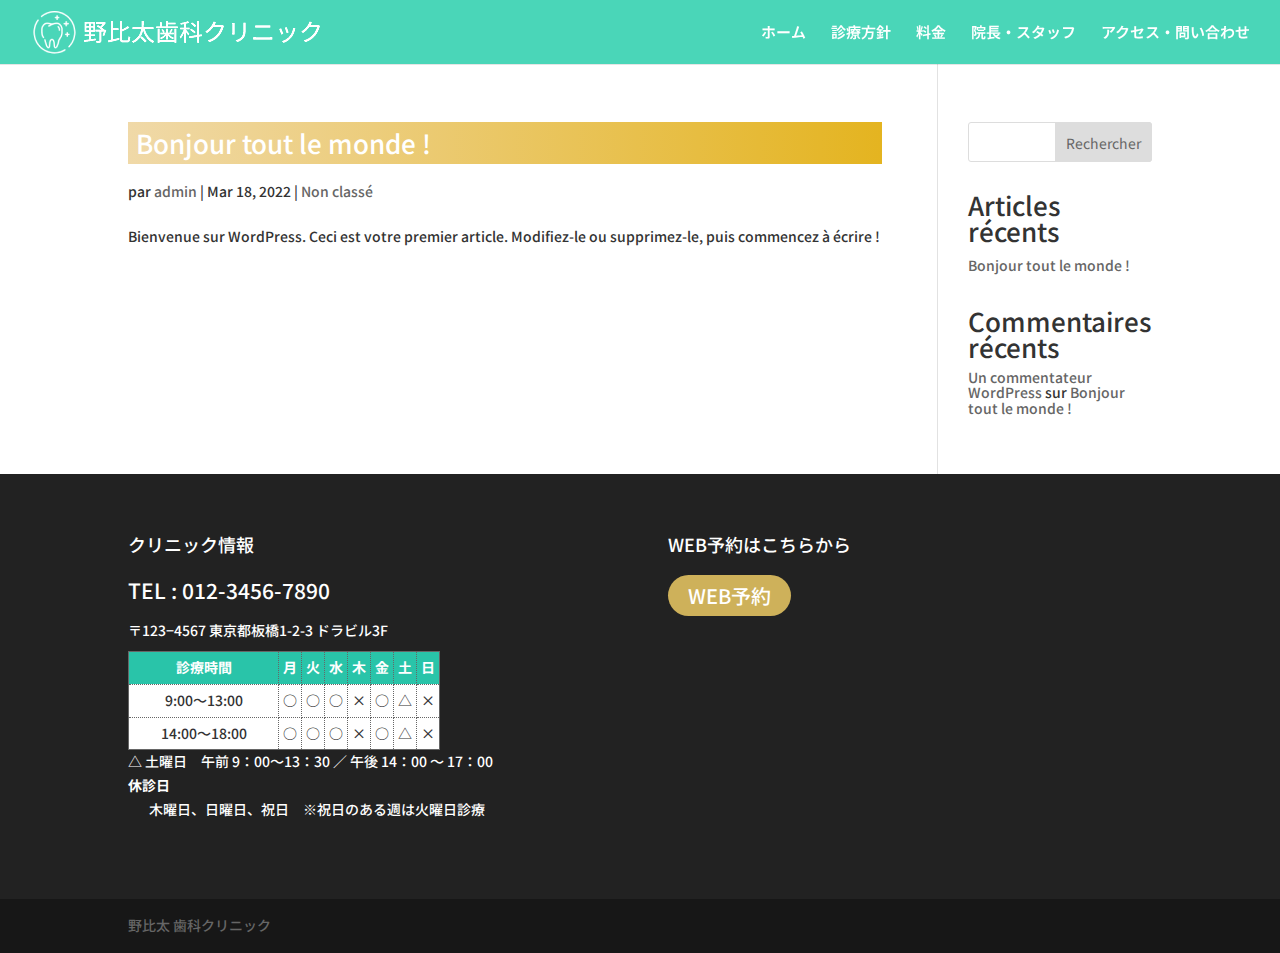
<file: demo1/category/non-classe/index.html>
<!DOCTYPE html>
<html lang="fr-FR">
<head>
	<meta charset="UTF-8">
<meta http-equiv="X-UA-Compatible" content="IE=edge">
	<link rel="pingback" href="./../../xmlrpc.php">

	<script type="text/javascript">
		document.documentElement.className = 'js';
	</script>

	<title>Non classé | 野比太 歯科クリニック</title>
<meta name="robots" content="max-image-preview:large">
<script type="text/javascript">
			let jqueryParams=[],jQuery=function(r){return jqueryParams=[...jqueryParams,r],jQuery},$=function(r){return jqueryParams=[...jqueryParams,r],$};window.jQuery=jQuery,window.$=jQuery;let customHeadScripts=!1;jQuery.fn=jQuery.prototype={},$.fn=jQuery.prototype={},jQuery.noConflict=function(r){if(window.jQuery)return jQuery=window.jQuery,$=window.jQuery,customHeadScripts=!0,jQuery.noConflict},jQuery.ready=function(r){jqueryParams=[...jqueryParams,r]},$.ready=function(r){jqueryParams=[...jqueryParams,r]},jQuery.load=function(r){jqueryParams=[...jqueryParams,r]},$.load=function(r){jqueryParams=[...jqueryParams,r]},jQuery.fn.ready=function(r){jqueryParams=[...jqueryParams,r]},$.fn.ready=function(r){jqueryParams=[...jqueryParams,r]};</script><link rel="alternate" type="application/rss+xml" title="野比太 歯科クリニック &raquo; Flux" href="./../../feed/index.html">
<link rel="alternate" type="application/rss+xml" title="野比太 歯科クリニック &raquo; Flux des commentaires" href="./../../comments/feed/index.html">
<link rel="alternate" type="application/rss+xml" title="野比太 歯科クリニック &raquo; Flux de la catégorie Non classé" href="./feed/index.html">
<meta content="Divi Child v.1.0.0" name="generator">
<link rel="stylesheet" id="wp-block-library-css" href="./../../wp-includes/css/dist/block-library/style.min.css?ver=5.9.2" type="text/css" media="all">
<style id="global-styles-inline-css" type="text/css">body{--wp--preset--color--black: #000000;--wp--preset--color--cyan-bluish-gray: #abb8c3;--wp--preset--color--white: #ffffff;--wp--preset--color--pale-pink: #f78da7;--wp--preset--color--vivid-red: #cf2e2e;--wp--preset--color--luminous-vivid-orange: #ff6900;--wp--preset--color--luminous-vivid-amber: #fcb900;--wp--preset--color--light-green-cyan: #7bdcb5;--wp--preset--color--vivid-green-cyan: #00d084;--wp--preset--color--pale-cyan-blue: #8ed1fc;--wp--preset--color--vivid-cyan-blue: #0693e3;--wp--preset--color--vivid-purple: #9b51e0;--wp--preset--gradient--vivid-cyan-blue-to-vivid-purple: linear-gradient(135deg,rgba(6,147,227,1) 0%,rgb(155,81,224) 100%);--wp--preset--gradient--light-green-cyan-to-vivid-green-cyan: linear-gradient(135deg,rgb(122,220,180) 0%,rgb(0,208,130) 100%);--wp--preset--gradient--luminous-vivid-amber-to-luminous-vivid-orange: linear-gradient(135deg,rgba(252,185,0,1) 0%,rgba(255,105,0,1) 100%);--wp--preset--gradient--luminous-vivid-orange-to-vivid-red: linear-gradient(135deg,rgba(255,105,0,1) 0%,rgb(207,46,46) 100%);--wp--preset--gradient--very-light-gray-to-cyan-bluish-gray: linear-gradient(135deg,rgb(238,238,238) 0%,rgb(169,184,195) 100%);--wp--preset--gradient--cool-to-warm-spectrum: linear-gradient(135deg,rgb(74,234,220) 0%,rgb(151,120,209) 20%,rgb(207,42,186) 40%,rgb(238,44,130) 60%,rgb(251,105,98) 80%,rgb(254,248,76) 100%);--wp--preset--gradient--blush-light-purple: linear-gradient(135deg,rgb(255,206,236) 0%,rgb(152,150,240) 100%);--wp--preset--gradient--blush-bordeaux: linear-gradient(135deg,rgb(254,205,165) 0%,rgb(254,45,45) 50%,rgb(107,0,62) 100%);--wp--preset--gradient--luminous-dusk: linear-gradient(135deg,rgb(255,203,112) 0%,rgb(199,81,192) 50%,rgb(65,88,208) 100%);--wp--preset--gradient--pale-ocean: linear-gradient(135deg,rgb(255,245,203) 0%,rgb(182,227,212) 50%,rgb(51,167,181) 100%);--wp--preset--gradient--electric-grass: linear-gradient(135deg,rgb(202,248,128) 0%,rgb(113,206,126) 100%);--wp--preset--gradient--midnight: linear-gradient(135deg,rgb(2,3,129) 0%,rgb(40,116,252) 100%);--wp--preset--duotone--dark-grayscale: url('#wp-duotone-dark-grayscale');--wp--preset--duotone--grayscale: url('#wp-duotone-grayscale');--wp--preset--duotone--purple-yellow: url('#wp-duotone-purple-yellow');--wp--preset--duotone--blue-red: url('#wp-duotone-blue-red');--wp--preset--duotone--midnight: url('#wp-duotone-midnight');--wp--preset--duotone--magenta-yellow: url('#wp-duotone-magenta-yellow');--wp--preset--duotone--purple-green: url('#wp-duotone-purple-green');--wp--preset--duotone--blue-orange: url('#wp-duotone-blue-orange');--wp--preset--font-size--small: 13px;--wp--preset--font-size--medium: 20px;--wp--preset--font-size--large: 36px;--wp--preset--font-size--x-large: 42px;}.has-black-color{color: var(--wp--preset--color--black) !important;}.has-cyan-bluish-gray-color{color: var(--wp--preset--color--cyan-bluish-gray) !important;}.has-white-color{color: var(--wp--preset--color--white) !important;}.has-pale-pink-color{color: var(--wp--preset--color--pale-pink) !important;}.has-vivid-red-color{color: var(--wp--preset--color--vivid-red) !important;}.has-luminous-vivid-orange-color{color: var(--wp--preset--color--luminous-vivid-orange) !important;}.has-luminous-vivid-amber-color{color: var(--wp--preset--color--luminous-vivid-amber) !important;}.has-light-green-cyan-color{color: var(--wp--preset--color--light-green-cyan) !important;}.has-vivid-green-cyan-color{color: var(--wp--preset--color--vivid-green-cyan) !important;}.has-pale-cyan-blue-color{color: var(--wp--preset--color--pale-cyan-blue) !important;}.has-vivid-cyan-blue-color{color: var(--wp--preset--color--vivid-cyan-blue) !important;}.has-vivid-purple-color{color: var(--wp--preset--color--vivid-purple) !important;}.has-black-background-color{background-color: var(--wp--preset--color--black) !important;}.has-cyan-bluish-gray-background-color{background-color: var(--wp--preset--color--cyan-bluish-gray) !important;}.has-white-background-color{background-color: var(--wp--preset--color--white) !important;}.has-pale-pink-background-color{background-color: var(--wp--preset--color--pale-pink) !important;}.has-vivid-red-background-color{background-color: var(--wp--preset--color--vivid-red) !important;}.has-luminous-vivid-orange-background-color{background-color: var(--wp--preset--color--luminous-vivid-orange) !important;}.has-luminous-vivid-amber-background-color{background-color: var(--wp--preset--color--luminous-vivid-amber) !important;}.has-light-green-cyan-background-color{background-color: var(--wp--preset--color--light-green-cyan) !important;}.has-vivid-green-cyan-background-color{background-color: var(--wp--preset--color--vivid-green-cyan) !important;}.has-pale-cyan-blue-background-color{background-color: var(--wp--preset--color--pale-cyan-blue) !important;}.has-vivid-cyan-blue-background-color{background-color: var(--wp--preset--color--vivid-cyan-blue) !important;}.has-vivid-purple-background-color{background-color: var(--wp--preset--color--vivid-purple) !important;}.has-black-border-color{border-color: var(--wp--preset--color--black) !important;}.has-cyan-bluish-gray-border-color{border-color: var(--wp--preset--color--cyan-bluish-gray) !important;}.has-white-border-color{border-color: var(--wp--preset--color--white) !important;}.has-pale-pink-border-color{border-color: var(--wp--preset--color--pale-pink) !important;}.has-vivid-red-border-color{border-color: var(--wp--preset--color--vivid-red) !important;}.has-luminous-vivid-orange-border-color{border-color: var(--wp--preset--color--luminous-vivid-orange) !important;}.has-luminous-vivid-amber-border-color{border-color: var(--wp--preset--color--luminous-vivid-amber) !important;}.has-light-green-cyan-border-color{border-color: var(--wp--preset--color--light-green-cyan) !important;}.has-vivid-green-cyan-border-color{border-color: var(--wp--preset--color--vivid-green-cyan) !important;}.has-pale-cyan-blue-border-color{border-color: var(--wp--preset--color--pale-cyan-blue) !important;}.has-vivid-cyan-blue-border-color{border-color: var(--wp--preset--color--vivid-cyan-blue) !important;}.has-vivid-purple-border-color{border-color: var(--wp--preset--color--vivid-purple) !important;}.has-vivid-cyan-blue-to-vivid-purple-gradient-background{background: var(--wp--preset--gradient--vivid-cyan-blue-to-vivid-purple) !important;}.has-light-green-cyan-to-vivid-green-cyan-gradient-background{background: var(--wp--preset--gradient--light-green-cyan-to-vivid-green-cyan) !important;}.has-luminous-vivid-amber-to-luminous-vivid-orange-gradient-background{background: var(--wp--preset--gradient--luminous-vivid-amber-to-luminous-vivid-orange) !important;}.has-luminous-vivid-orange-to-vivid-red-gradient-background{background: var(--wp--preset--gradient--luminous-vivid-orange-to-vivid-red) !important;}.has-very-light-gray-to-cyan-bluish-gray-gradient-background{background: var(--wp--preset--gradient--very-light-gray-to-cyan-bluish-gray) !important;}.has-cool-to-warm-spectrum-gradient-background{background: var(--wp--preset--gradient--cool-to-warm-spectrum) !important;}.has-blush-light-purple-gradient-background{background: var(--wp--preset--gradient--blush-light-purple) !important;}.has-blush-bordeaux-gradient-background{background: var(--wp--preset--gradient--blush-bordeaux) !important;}.has-luminous-dusk-gradient-background{background: var(--wp--preset--gradient--luminous-dusk) !important;}.has-pale-ocean-gradient-background{background: var(--wp--preset--gradient--pale-ocean) !important;}.has-electric-grass-gradient-background{background: var(--wp--preset--gradient--electric-grass) !important;}.has-midnight-gradient-background{background: var(--wp--preset--gradient--midnight) !important;}.has-small-font-size{font-size: var(--wp--preset--font-size--small) !important;}.has-medium-font-size{font-size: var(--wp--preset--font-size--medium) !important;}.has-large-font-size{font-size: var(--wp--preset--font-size--large) !important;}.has-x-large-font-size{font-size: var(--wp--preset--font-size--x-large) !important;}</style>
<style id="divi-style-parent-inline-inline-css" type="text/css">/*!
Theme Name: Divi
Theme URI: http://www.elegantthemes.com/gallery/divi/
Version: 4.15.1
Description: Smart. Flexible. Beautiful. Divi is the most powerful theme in our collection.
Author: Elegant Themes
Author URI: http://www.elegantthemes.com
License: GNU General Public License v2
License URI: http://www.gnu.org/licenses/gpl-2.0.html
*/

a,abbr,acronym,address,applet,b,big,blockquote,body,center,cite,code,dd,del,dfn,div,dl,dt,em,fieldset,font,form,h1,h2,h3,h4,h5,h6,html,i,iframe,img,ins,kbd,label,legend,li,object,ol,p,pre,q,s,samp,small,span,strike,strong,sub,sup,tt,u,ul,var{margin:0;padding:0;border:0;outline:0;font-size:100%;-ms-text-size-adjust:100%;-webkit-text-size-adjust:100%;vertical-align:baseline;background:transparent}body{line-height:1}ol,ul{list-style:none}blockquote,q{quotes:none}blockquote:after,blockquote:before,q:after,q:before{content:"";content:none}blockquote{margin:20px 0 30px;border-left:5px solid;padding-left:20px}:focus{outline:0}del{text-decoration:line-through}pre{overflow:auto;padding:10px}figure{margin:0}table{border-collapse:collapse;border-spacing:0}article,aside,footer,header,hgroup,nav,section{display:block}body{font-family:Open Sans,Arial,sans-serif;font-size:14px;color:#666;background-color:#fff;line-height:1.7em;font-weight:500;-webkit-font-smoothing:antialiased;-moz-osx-font-smoothing:grayscale}body.page-template-page-template-blank-php #page-container{padding-top:0!important}body.et_cover_background{background-size:cover!important;background-position:top!important;background-repeat:no-repeat!important;background-attachment:fixed}a{color:#2ea3f2}a,a:hover{text-decoration:none}p{padding-bottom:1em}p:not(.has-background):last-of-type{padding-bottom:0}p.et_normal_padding{padding-bottom:1em}strong{font-weight:700}cite,em,i{font-style:italic}code,pre{font-family:Courier New,monospace;margin-bottom:10px}ins{text-decoration:none}sub,sup{height:0;line-height:1;position:relative;vertical-align:baseline}sup{bottom:.8em}sub{top:.3em}dl{margin:0 0 1.5em}dl dt{font-weight:700}dd{margin-left:1.5em}blockquote p{padding-bottom:0}embed,iframe,object,video{max-width:100%}h1,h2,h3,h4,h5,h6{color:#333;padding-bottom:10px;line-height:1em;font-weight:500}h1 a,h2 a,h3 a,h4 a,h5 a,h6 a{color:inherit}h1{font-size:30px}h2{font-size:26px}h3{font-size:22px}h4{font-size:18px}h5{font-size:16px}h6{font-size:14px}input{-webkit-appearance:none}input[type=checkbox]{-webkit-appearance:checkbox}input[type=radio]{-webkit-appearance:radio}input.text,input.title,input[type=email],input[type=password],input[type=tel],input[type=text],select,textarea{background-color:#fff;border:1px solid #bbb;padding:2px;color:#4e4e4e}input.text:focus,input.title:focus,input[type=text]:focus,select:focus,textarea:focus{border-color:#2d3940;color:#3e3e3e}input.text,input.title,input[type=text],select,textarea{margin:0}textarea{padding:4px}button,input,select,textarea{font-family:inherit}img{max-width:100%;height:auto}.clear{clear:both}br.clear{margin:0;padding:0}.pagination{clear:both}#et_search_icon:hover,.et-social-icon a:hover,.et_password_protected_form .et_submit_button,.form-submit .et_pb_buttontton.alt.disabled,.nav-single a,.posted_in a{color:#2ea3f2}.et-search-form,blockquote{border-color:#2ea3f2}#main-content{background-color:#fff}.container{width:80%;max-width:1080px;margin:auto;position:relative}body:not(.et-tb) #main-content .container,body:not(.et-tb-has-header) #main-content .container{padding-top:58px}.et_full_width_page #main-content .container:before{display:none}.main_title{margin-bottom:20px}.et_password_protected_form .et_submit_button:hover,.form-submit .et_pb_button:hover{background:rgba(0,0,0,.05)}.et_button_icon_visible .et_pb_button{padding-right:2em;padding-left:.7em}.et_button_icon_visible .et_pb_button:after{opacity:1;margin-left:0}.et_button_left .et_pb_button:hover:after{left:.15em}.et_button_left .et_pb_button:after{margin-left:0;left:1em}.et_button_icon_visible.et_button_left .et_pb_button,.et_button_left .et_pb_button:hover,.et_button_left .et_pb_module .et_pb_button:hover{padding-left:2em;padding-right:.7em}.et_button_icon_visible.et_button_left .et_pb_button:after,.et_button_left .et_pb_button:hover:after{left:.15em}.et_password_protected_form .et_submit_button:hover,.form-submit .et_pb_button:hover{padding:.3em 1em}.et_button_no_icon .et_pb_button:after{display:none}.et_button_no_icon.et_button_icon_visible.et_button_left .et_pb_button,.et_button_no_icon.et_button_left .et_pb_button:hover,.et_button_no_icon .et_pb_button,.et_button_no_icon .et_pb_button:hover{padding:.3em 1em!important}.et_button_custom_icon .et_pb_button:after{line-height:1.7em}.et_button_custom_icon.et_button_icon_visible .et_pb_button:after,.et_button_custom_icon .et_pb_button:hover:after{margin-left:.3em}#left-area .post_format-post-format-gallery .wp-block-gallery:first-of-type{padding:0;margin-bottom:-16px}.entry-content table:not(.variations){border:1px solid #eee;margin:0 0 15px;text-align:left;width:100%}.entry-content thead th,.entry-content tr th{color:#555;font-weight:700;padding:9px 24px}.entry-content tr td{border-top:1px solid #eee;padding:6px 24px}#left-area ul,.entry-content ul,.et-l--body ul,.et-l--footer ul,.et-l--header ul{list-style-type:disc;padding:0 0 23px 1em;line-height:26px}#left-area ol,.entry-content ol,.et-l--body ol,.et-l--footer ol,.et-l--header ol{list-style-type:decimal;list-style-position:inside;padding:0 0 23px;line-height:26px}#left-area ul li ul,.entry-content ul li ol{padding:2px 0 2px 20px}#left-area ol li ul,.entry-content ol li ol,.et-l--body ol li ol,.et-l--footer ol li ol,.et-l--header ol li ol{padding:2px 0 2px 35px}#left-area ul.wp-block-gallery{display:-webkit-box;display:-ms-flexbox;display:flex;-ms-flex-wrap:wrap;flex-wrap:wrap;list-style-type:none;padding:0}#left-area ul.products{padding:0!important;line-height:1.7!important;list-style:none!important}.gallery-item a{display:block}.gallery-caption,.gallery-item a{width:90%}#wpadminbar{z-index:100001}#left-area .post-meta{font-size:14px;padding-bottom:15px}#left-area .post-meta a{text-decoration:none;color:#666}#left-area .et_featured_image{padding-bottom:7px}.single .post{padding-bottom:25px}body.single .et_audio_content{margin-bottom:-6px}.nav-single a{text-decoration:none;color:#2ea3f2;font-size:14px;font-weight:400}.nav-previous{float:left}.nav-next{float:right}.et_password_protected_form p input{background-color:#eee;border:none!important;width:100%!important;border-radius:0!important;font-size:14px;color:#999!important;padding:16px!important;-webkit-box-sizing:border-box;box-sizing:border-box}.et_password_protected_form label{display:none}.et_password_protected_form .et_submit_button{font-family:inherit;display:block;float:right;margin:8px auto 0;cursor:pointer}.post-password-required p.nocomments.container{max-width:100%}.post-password-required p.nocomments.container:before{display:none}.aligncenter,div.post .new-post .aligncenter{display:block;margin-left:auto;margin-right:auto}.wp-caption{border:1px solid #ddd;text-align:center;background-color:#f3f3f3;margin-bottom:10px;max-width:96%;padding:8px}.wp-caption.alignleft{margin:0 30px 20px 0}.wp-caption.alignright{margin:0 0 20px 30px}.wp-caption img{margin:0;padding:0;border:0}.wp-caption p.wp-caption-text{font-size:12px;padding:0 4px 5px;margin:0}.alignright{float:right}.alignleft{float:left}img.alignleft{display:inline;float:left;margin-right:15px}img.alignright{display:inline;float:right;margin-left:15px}.page.et_pb_pagebuilder_layout #main-content{background-color:transparent}body #main-content .et_builder_inner_content>h1,body #main-content .et_builder_inner_content>h2,body #main-content .et_builder_inner_content>h3,body #main-content .et_builder_inner_content>h4,body #main-content .et_builder_inner_content>h5,body #main-content .et_builder_inner_content>h6{line-height:1.4em}body #main-content .et_builder_inner_content>p{line-height:1.7em}.wp-block-pullquote{margin:20px 0 30px}.wp-block-pullquote.has-background blockquote{border-left:none}.wp-block-group.has-background{padding:1.5em 1.5em .5em}@media (min-width:981px){#left-area{width:79.125%;padding-bottom:23px}#main-content .container:before{content:"";position:absolute;top:0;height:100%;width:1px;background-color:#e2e2e2}.et_full_width_page #left-area,.et_no_sidebar #left-area{float:none;width:100%!important}.et_full_width_page #left-area{padding-bottom:0}.et_no_sidebar #main-content .container:before{display:none}}@media (max-width:980px){#page-container{padding-top:80px}.et-tb #page-container,.et-tb-has-header #page-container{padding-top:0!important}#left-area,#sidebar{width:100%!important}#main-content .container:before{display:none!important}.et_full_width_page .et_gallery_item:nth-child(4n+1){clear:none}}@media print{#page-container{padding-top:0!important}}#wp-admin-bar-et-use-visual-builder a:before{font-family:ETmodules!important;content:"\e625";font-size:30px!important;width:28px;margin-top:-3px;color:#974df3!important}#wp-admin-bar-et-use-visual-builder:hover a:before{color:#fff!important}#wp-admin-bar-et-use-visual-builder:hover a,#wp-admin-bar-et-use-visual-builder a:hover{transition:background-color .5s ease;-webkit-transition:background-color .5s ease;-moz-transition:background-color .5s ease;background-color:#7e3bd0!important;color:#fff!important}* html .clearfix,:first-child+html .clearfix{zoom:1}.iphone .et_pb_section_video_bg video::-webkit-media-controls-start-playback-button{display:none!important;-webkit-appearance:none}.et_mobile_device .et_pb_section_parallax .et_pb_parallax_css{background-attachment:scroll}.et-social-facebook a.icon:before{content:"\e093"}.et-social-twitter a.icon:before{content:"\e094"}.et-social-google-plus a.icon:before{content:"\e096"}.et-social-instagram a.icon:before{content:"\e09a"}.et-social-rss a.icon:before{content:"\e09e"}.ai1ec-single-event:after{content:" ";display:table;clear:both}.evcal_event_details .evcal_evdata_cell .eventon_details_shading_bot.eventon_details_shading_bot{z-index:3}.wp-block-divi-layout{margin-bottom:1em}*{-webkit-box-sizing:border-box;box-sizing:border-box}#et-info-email:before,#et-info-phone:before,#et_search_icon:before,.comment-reply-link:after,.et-cart-info span:before,.et-pb-arrow-next:before,.et-pb-arrow-prev:before,.et-social-icon a:before,.et_audio_container .mejs-playpause-button button:before,.et_audio_container .mejs-volume-button button:before,.et_overlay:before,.et_password_protected_form .et_submit_button:after,.et_pb_button:after,.et_pb_contact_reset:after,.et_pb_contact_submit:after,.et_pb_font_icon:before,.et_pb_newsletter_button:after,.et_pb_pricing_table_button:after,.et_pb_promo_button:after,.et_pb_testimonial:before,.et_pb_toggle_title:before,.form-submit .et_pb_button:after,.mobile_menu_bar:before,a.et_pb_more_button:after{font-family:ETmodules!important;speak:none;font-style:normal;font-weight:400;-webkit-font-feature-settings:normal;font-feature-settings:normal;font-variant:normal;text-transform:none;line-height:1;-webkit-font-smoothing:antialiased;-moz-osx-font-smoothing:grayscale;text-shadow:0 0;direction:ltr}.et-pb-icon,.et_pb_custom_button_icon.et_pb_button:after,.et_pb_login .et_pb_custom_button_icon.et_pb_button:after,.et_pb_woo_custom_button_icon .button.et_pb_custom_button_icon.et_pb_button:after,.et_pb_woo_custom_button_icon .button.et_pb_custom_button_icon.et_pb_button:hover:after{content:attr(data-icon)}.et-pb-icon{font-family:ETmodules;speak:none;font-weight:400;-webkit-font-feature-settings:normal;font-feature-settings:normal;font-variant:normal;text-transform:none;line-height:1;-webkit-font-smoothing:antialiased;font-size:96px;font-style:normal;display:inline-block;-webkit-box-sizing:border-box;box-sizing:border-box;direction:ltr}#et-ajax-saving{display:none;-webkit-transition:background .3s,-webkit-box-shadow .3s;transition:background .3s,-webkit-box-shadow .3s;transition:background .3s,box-shadow .3s;transition:background .3s,box-shadow .3s,-webkit-box-shadow .3s;-webkit-box-shadow:rgba(0,139,219,.247059) 0 0 60px;box-shadow:0 0 60px rgba(0,139,219,.247059);position:fixed;top:50%;left:50%;width:50px;height:50px;background:#fff;border-radius:50px;margin:-25px 0 0 -25px;z-index:999999;text-align:center}#et-ajax-saving img{margin:9px}.et-safe-mode-indicator,.et-safe-mode-indicator:focus,.et-safe-mode-indicator:hover{-webkit-box-shadow:0 5px 10px rgba(41,196,169,.15);box-shadow:0 5px 10px rgba(41,196,169,.15);background:#29c4a9;color:#fff;font-size:14px;font-weight:600;padding:12px;line-height:16px;border-radius:3px;position:fixed;bottom:30px;right:30px;z-index:999999;text-decoration:none;font-family:Open Sans,sans-serif;-webkit-font-smoothing:antialiased;-moz-osx-font-smoothing:grayscale}.et_pb_button{font-size:20px;font-weight:500;padding:.3em 1em;line-height:1.7em!important;background-color:transparent;background-size:cover;background-position:50%;background-repeat:no-repeat;border:2px solid;border-radius:3px;-webkit-transition-duration:.2s;transition-duration:.2s;-webkit-transition-property:all!important;transition-property:all!important}.et_pb_button,.et_pb_button_inner{position:relative}.et_pb_button:hover,.et_pb_module .et_pb_button:hover{border:2px solid transparent;padding:.3em 2em .3em .7em}.et_pb_button:hover{background-color:hsla(0,0%,100%,.2)}.et_pb_bg_layout_light.et_pb_button:hover,.et_pb_bg_layout_light .et_pb_button:hover{background-color:rgba(0,0,0,.05)}.et_pb_button:after,.et_pb_button:before{font-size:32px;line-height:1em;content:"\35";opacity:0;position:absolute;margin-left:-1em;-webkit-transition:all .2s;transition:all .2s;text-transform:none;-webkit-font-feature-settings:"kern" off;font-feature-settings:"kern" off;font-variant:none;font-style:normal;font-weight:400;text-shadow:none}.et_pb_button.et_hover_enabled:hover:after,.et_pb_button.et_pb_hovered:hover:after{-webkit-transition:none!important;transition:none!important}.et_pb_button:before{display:none}.et_pb_button:hover:after{opacity:1;margin-left:0}.et_pb_column_1_3 h1,.et_pb_column_1_4 h1,.et_pb_column_1_5 h1,.et_pb_column_1_6 h1,.et_pb_column_2_5 h1{font-size:26px}.et_pb_column_1_3 h2,.et_pb_column_1_4 h2,.et_pb_column_1_5 h2,.et_pb_column_1_6 h2,.et_pb_column_2_5 h2{font-size:23px}.et_pb_column_1_3 h3,.et_pb_column_1_4 h3,.et_pb_column_1_5 h3,.et_pb_column_1_6 h3,.et_pb_column_2_5 h3{font-size:20px}.et_pb_column_1_3 h4,.et_pb_column_1_4 h4,.et_pb_column_1_5 h4,.et_pb_column_1_6 h4,.et_pb_column_2_5 h4{font-size:18px}.et_pb_column_1_3 h5,.et_pb_column_1_4 h5,.et_pb_column_1_5 h5,.et_pb_column_1_6 h5,.et_pb_column_2_5 h5{font-size:16px}.et_pb_column_1_3 h6,.et_pb_column_1_4 h6,.et_pb_column_1_5 h6,.et_pb_column_1_6 h6,.et_pb_column_2_5 h6{font-size:15px}.et_pb_bg_layout_dark,.et_pb_bg_layout_dark h1,.et_pb_bg_layout_dark h2,.et_pb_bg_layout_dark h3,.et_pb_bg_layout_dark h4,.et_pb_bg_layout_dark h5,.et_pb_bg_layout_dark h6{color:#fff!important}.et_pb_module.et_pb_text_align_left{text-align:left}.et_pb_module.et_pb_text_align_center{text-align:center}.et_pb_module.et_pb_text_align_right{text-align:right}.et_pb_module.et_pb_text_align_justified{text-align:justify}.clearfix:after{visibility:hidden;display:block;font-size:0;content:" ";clear:both;height:0}.et_pb_bg_layout_light .et_pb_more_button{color:#2ea3f2}.et_builder_inner_content{position:relative;z-index:1}header .et_builder_inner_content{z-index:2}.et_pb_css_mix_blend_mode_passthrough{mix-blend-mode:unset!important}.et_pb_image_container{margin:-20px -20px 29px}.et_pb_module_inner{position:relative}.et_hover_enabled_preview{z-index:2}.et_hover_enabled:hover{position:relative;z-index:2}.et_pb_all_tabs,.et_pb_module,.et_pb_posts_nav a,.et_pb_tab,.et_pb_with_background{position:relative;background-size:cover;background-position:50%;background-repeat:no-repeat}.et_pb_background_mask,.et_pb_background_pattern{bottom:0;left:0;position:absolute;right:0;top:0}.et_pb_background_mask{background-size:calc(100% + 2px) calc(100% + 2px);background-repeat:no-repeat;background-position:50%;overflow:hidden}.et_pb_background_pattern{background-position:0 0;background-repeat:repeat}.et_pb_with_border{position:relative;border:0 solid #333}.post-password-required .et_pb_row{padding:0;width:100%}.post-password-required .et_password_protected_form{min-height:0}body.et_pb_pagebuilder_layout.et_pb_show_title .post-password-required .et_password_protected_form h1,body:not(.et_pb_pagebuilder_layout) .post-password-required .et_password_protected_form h1{display:none}.et_pb_no_bg{padding:0!important}.et_overlay.et_pb_inline_icon:before,.et_pb_inline_icon:before{content:attr(data-icon)}.et_pb_more_button{color:inherit;text-shadow:none;text-decoration:none;display:inline-block;margin-top:20px}.et_parallax_bg_wrap{overflow:hidden;position:absolute;top:0;right:0;bottom:0;left:0}.et_parallax_bg{background-repeat:no-repeat;background-position:top;background-size:cover;position:absolute;bottom:0;left:0;width:100%;height:100%;display:block}.et_parallax_bg.et_parallax_bg__hover,.et_parallax_bg.et_parallax_bg_phone,.et_parallax_bg.et_parallax_bg_tablet,.et_parallax_gradient.et_parallax_gradient__hover,.et_parallax_gradient.et_parallax_gradient_phone,.et_parallax_gradient.et_parallax_gradient_tablet,.et_pb_section_parallax_hover:hover .et_parallax_bg:not(.et_parallax_bg__hover),.et_pb_section_parallax_hover:hover .et_parallax_gradient:not(.et_parallax_gradient__hover){display:none}.et_pb_section_parallax_hover:hover .et_parallax_bg.et_parallax_bg__hover,.et_pb_section_parallax_hover:hover .et_parallax_gradient.et_parallax_gradient__hover{display:block}.et_parallax_gradient{bottom:0;display:block;left:0;position:absolute;right:0;top:0}.et_pb_module.et_pb_section_parallax,.et_pb_posts_nav a.et_pb_section_parallax,.et_pb_tab.et_pb_section_parallax{position:relative}.et_pb_section_parallax .et_pb_parallax_css,.et_pb_slides .et_parallax_bg.et_pb_parallax_css{background-attachment:fixed}body.et-bfb .et_pb_section_parallax .et_pb_parallax_css,body.et-bfb .et_pb_slides .et_parallax_bg.et_pb_parallax_css{background-attachment:scroll;bottom:auto}.et_pb_section_parallax.et_pb_column .et_pb_module,.et_pb_section_parallax.et_pb_row .et_pb_column,.et_pb_section_parallax.et_pb_row .et_pb_module{z-index:9;position:relative}.et_pb_more_button:hover:after{opacity:1;margin-left:0}.et_pb_preload .et_pb_section_video_bg,.et_pb_preload>div{visibility:hidden}.et_pb_preload,.et_pb_section.et_pb_section_video.et_pb_preload{position:relative;background:#464646!important}.et_pb_preload:before{content:"";position:absolute;top:50%;left:50%;background:url(./../../wp-content/themes/Divi/includes/builder/styles/images/preloader.gif) no-repeat;border-radius:32px;width:32px;height:32px;margin:-16px 0 0 -16px}.box-shadow-overlay{position:absolute;top:0;left:0;width:100%;height:100%;z-index:10;pointer-events:none}.et_pb_section>.box-shadow-overlay~.et_pb_row{z-index:11}.et_pb_row>.box-shadow-overlay{z-index:8}.has-box-shadow-overlay{position:relative}.et_clickable{cursor:pointer}.screen-reader-text{border:0;clip:rect(1px,1px,1px,1px);-webkit-clip-path:inset(50%);clip-path:inset(50%);height:1px;margin:-1px;overflow:hidden;padding:0;position:absolute!important;width:1px;word-wrap:normal!important}.et_multi_view_hidden,.et_multi_view_hidden_image{display:none!important}@keyframes multi-view-image-fade{0%{opacity:0}10%{opacity:.1}20%{opacity:.2}30%{opacity:.3}40%{opacity:.4}50%{opacity:.5}60%{opacity:.6}70%{opacity:.7}80%{opacity:.8}90%{opacity:.9}to{opacity:1}}.et_multi_view_image__loading{visibility:hidden}.et_multi_view_image__loaded{-webkit-animation:multi-view-image-fade .5s;animation:multi-view-image-fade .5s}#et-pb-motion-effects-offset-tracker{visibility:hidden!important;opacity:0;position:absolute;top:0;left:0}.et-pb-before-scroll-animation{opacity:0}header.et-l.et-l--header:after{clear:both;display:block;content:""}.et_pb_module{-webkit-animation-timing-function:linear;animation-timing-function:linear;-webkit-animation-duration:.2s;animation-duration:.2s}@-webkit-keyframes fadeBottom{0%{opacity:0;-webkit-transform:translateY(10%);transform:translateY(10%)}to{opacity:1;-webkit-transform:translateY(0);transform:translateY(0)}}@keyframes fadeBottom{0%{opacity:0;-webkit-transform:translateY(10%);transform:translateY(10%)}to{opacity:1;-webkit-transform:translateY(0);transform:translateY(0)}}@-webkit-keyframes fadeLeft{0%{opacity:0;-webkit-transform:translateX(-10%);transform:translateX(-10%)}to{opacity:1;-webkit-transform:translateX(0);transform:translateX(0)}}@keyframes fadeLeft{0%{opacity:0;-webkit-transform:translateX(-10%);transform:translateX(-10%)}to{opacity:1;-webkit-transform:translateX(0);transform:translateX(0)}}@-webkit-keyframes fadeRight{0%{opacity:0;-webkit-transform:translateX(10%);transform:translateX(10%)}to{opacity:1;-webkit-transform:translateX(0);transform:translateX(0)}}@keyframes fadeRight{0%{opacity:0;-webkit-transform:translateX(10%);transform:translateX(10%)}to{opacity:1;-webkit-transform:translateX(0);transform:translateX(0)}}@-webkit-keyframes fadeTop{0%{opacity:0;-webkit-transform:translateY(-10%);transform:translateY(-10%)}to{opacity:1;-webkit-transform:translateX(0);transform:translateX(0)}}@keyframes fadeTop{0%{opacity:0;-webkit-transform:translateY(-10%);transform:translateY(-10%)}to{opacity:1;-webkit-transform:translateX(0);transform:translateX(0)}}@-webkit-keyframes fadeIn{0%{opacity:0}to{opacity:1}}@keyframes fadeIn{0%{opacity:0}to{opacity:1}}.et-waypoint:not(.et_pb_counters){opacity:0}@media (min-width:981px){.et_pb_section.et_section_specialty div.et_pb_row .et_pb_column .et_pb_column .et_pb_module.et-last-child,.et_pb_section.et_section_specialty div.et_pb_row .et_pb_column .et_pb_column .et_pb_module:last-child,.et_pb_section.et_section_specialty div.et_pb_row .et_pb_column .et_pb_row_inner .et_pb_column .et_pb_module.et-last-child,.et_pb_section.et_section_specialty div.et_pb_row .et_pb_column .et_pb_row_inner .et_pb_column .et_pb_module:last-child,.et_pb_section div.et_pb_row .et_pb_column .et_pb_module.et-last-child,.et_pb_section div.et_pb_row .et_pb_column .et_pb_module:last-child{margin-bottom:0}}@media (max-width:980px){.et_overlay.et_pb_inline_icon_tablet:before,.et_pb_inline_icon_tablet:before{content:attr(data-icon-tablet)}.et_parallax_bg.et_parallax_bg_tablet_exist,.et_parallax_gradient.et_parallax_gradient_tablet_exist{display:none}.et_parallax_bg.et_parallax_bg_tablet,.et_parallax_gradient.et_parallax_gradient_tablet{display:block}.et_pb_column .et_pb_module{margin-bottom:30px}.et_pb_row .et_pb_column .et_pb_module.et-last-child,.et_pb_row .et_pb_column .et_pb_module:last-child,.et_section_specialty .et_pb_row .et_pb_column .et_pb_module.et-last-child,.et_section_specialty .et_pb_row .et_pb_column .et_pb_module:last-child{margin-bottom:0}.et_pb_more_button{display:inline-block!important}.et_pb_bg_layout_light_tablet.et_pb_button,.et_pb_bg_layout_light_tablet.et_pb_module.et_pb_button,.et_pb_bg_layout_light_tablet .et_pb_more_button{color:#2ea3f2}.et_pb_bg_layout_light_tablet .et_pb_forgot_password a{color:#666}.et_pb_bg_layout_light_tablet h1,.et_pb_bg_layout_light_tablet h2,.et_pb_bg_layout_light_tablet h3,.et_pb_bg_layout_light_tablet h4,.et_pb_bg_layout_light_tablet h5,.et_pb_bg_layout_light_tablet h6{color:#333!important}.et_pb_module .et_pb_bg_layout_light_tablet.et_pb_button{color:#2ea3f2!important}.et_pb_bg_layout_light_tablet{color:#666!important}.et_pb_bg_layout_dark_tablet,.et_pb_bg_layout_dark_tablet h1,.et_pb_bg_layout_dark_tablet h2,.et_pb_bg_layout_dark_tablet h3,.et_pb_bg_layout_dark_tablet h4,.et_pb_bg_layout_dark_tablet h5,.et_pb_bg_layout_dark_tablet h6{color:#fff!important}.et_pb_bg_layout_dark_tablet.et_pb_button,.et_pb_bg_layout_dark_tablet.et_pb_module.et_pb_button,.et_pb_bg_layout_dark_tablet .et_pb_more_button{color:inherit}.et_pb_bg_layout_dark_tablet .et_pb_forgot_password a{color:#fff}.et_pb_module.et_pb_text_align_left-tablet{text-align:left}.et_pb_module.et_pb_text_align_center-tablet{text-align:center}.et_pb_module.et_pb_text_align_right-tablet{text-align:right}.et_pb_module.et_pb_text_align_justified-tablet{text-align:justify}}@media (max-width:767px){.et_pb_more_button{display:inline-block!important}.et_overlay.et_pb_inline_icon_phone:before,.et_pb_inline_icon_phone:before{content:attr(data-icon-phone)}.et_parallax_bg.et_parallax_bg_phone_exist,.et_parallax_gradient.et_parallax_gradient_phone_exist{display:none}.et_parallax_bg.et_parallax_bg_phone,.et_parallax_gradient.et_parallax_gradient_phone{display:block}.et-hide-mobile{display:none!important}.et_pb_bg_layout_light_phone.et_pb_button,.et_pb_bg_layout_light_phone.et_pb_module.et_pb_button,.et_pb_bg_layout_light_phone .et_pb_more_button{color:#2ea3f2}.et_pb_bg_layout_light_phone .et_pb_forgot_password a{color:#666}.et_pb_bg_layout_light_phone h1,.et_pb_bg_layout_light_phone h2,.et_pb_bg_layout_light_phone h3,.et_pb_bg_layout_light_phone h4,.et_pb_bg_layout_light_phone h5,.et_pb_bg_layout_light_phone h6{color:#333!important}.et_pb_module .et_pb_bg_layout_light_phone.et_pb_button{color:#2ea3f2!important}.et_pb_bg_layout_light_phone{color:#666!important}.et_pb_bg_layout_dark_phone,.et_pb_bg_layout_dark_phone h1,.et_pb_bg_layout_dark_phone h2,.et_pb_bg_layout_dark_phone h3,.et_pb_bg_layout_dark_phone h4,.et_pb_bg_layout_dark_phone h5,.et_pb_bg_layout_dark_phone h6{color:#fff!important}.et_pb_bg_layout_dark_phone.et_pb_button,.et_pb_bg_layout_dark_phone.et_pb_module.et_pb_button,.et_pb_bg_layout_dark_phone .et_pb_more_button{color:inherit}.et_pb_module .et_pb_bg_layout_dark_phone.et_pb_button{color:#fff!important}.et_pb_bg_layout_dark_phone .et_pb_forgot_password a{color:#fff}.et_pb_module.et_pb_text_align_left-phone{text-align:left}.et_pb_module.et_pb_text_align_center-phone{text-align:center}.et_pb_module.et_pb_text_align_right-phone{text-align:right}.et_pb_module.et_pb_text_align_justified-phone{text-align:justify}}@media (max-width:479px){a.et_pb_more_button{display:block}}@media (min-width:768px) and (max-width:980px){[data-et-multi-view-load-tablet-hidden=true]:not(.et_multi_view_swapped){display:none!important}}@media (max-width:767px){[data-et-multi-view-load-phone-hidden=true]:not(.et_multi_view_swapped){display:none!important}}.et_pb_menu.et_pb_menu--style-inline_centered_logo .et_pb_menu__menu nav ul{-webkit-box-pack:center;-ms-flex-pack:center;justify-content:center}@-webkit-keyframes multi-view-image-fade{0%{-webkit-transform:scale(1);transform:scale(1);opacity:1}50%{-webkit-transform:scale(1.01);transform:scale(1.01);opacity:1}to{-webkit-transform:scale(1);transform:scale(1);opacity:1}}</style>
<style id="divi-dynamic-critical-inline-css" type="text/css">@font-face{font-family:ETmodules;font-display:block;src:url(./../../wp-content/themes/Divi/core/admin/fonts/modules/all/modules.eot);src:url(./../../wp-content/themes/Divi/core/admin/fonts/modules/all/modules.eot?#iefix) format("embedded-opentype"),url(./../../wp-content/themes/Divi/core/admin/fonts/modules/all/modules.ttf) format("truetype"),url(./../../wp-content/themes/Divi/core/admin/fonts/modules/all/modules.woff) format("woff"),url(./../../wp-content/themes/Divi/core/admin/fonts/modules/all/modules.svg#ETmodules) format("svg");font-weight:400;font-style:normal}
.et_audio_content,.et_link_content,.et_quote_content{background-color:#2ea3f2}.et_pb_post .et-pb-controllers a{margin-bottom:10px}.format-gallery .et-pb-controllers{bottom:0}.et_pb_blog_grid .et_audio_content{margin-bottom:19px}.et_pb_row .et_pb_blog_grid .et_pb_post .et_pb_slide{min-height:180px}.et_audio_content .wp-block-audio{margin:0;padding:0}.et_audio_content h2{line-height:44px}.et_pb_column_1_2 .et_audio_content h2,.et_pb_column_1_3 .et_audio_content h2,.et_pb_column_1_4 .et_audio_content h2,.et_pb_column_1_5 .et_audio_content h2,.et_pb_column_1_6 .et_audio_content h2,.et_pb_column_2_5 .et_audio_content h2,.et_pb_column_3_5 .et_audio_content h2,.et_pb_column_3_8 .et_audio_content h2{margin-bottom:9px;margin-top:0}.et_pb_column_1_2 .et_audio_content,.et_pb_column_3_5 .et_audio_content{padding:35px 40px}.et_pb_column_1_2 .et_audio_content h2,.et_pb_column_3_5 .et_audio_content h2{line-height:32px}.et_pb_column_1_3 .et_audio_content,.et_pb_column_1_4 .et_audio_content,.et_pb_column_1_5 .et_audio_content,.et_pb_column_1_6 .et_audio_content,.et_pb_column_2_5 .et_audio_content,.et_pb_column_3_8 .et_audio_content{padding:35px 20px}.et_pb_column_1_3 .et_audio_content h2,.et_pb_column_1_4 .et_audio_content h2,.et_pb_column_1_5 .et_audio_content h2,.et_pb_column_1_6 .et_audio_content h2,.et_pb_column_2_5 .et_audio_content h2,.et_pb_column_3_8 .et_audio_content h2{font-size:18px;line-height:26px}article.et_pb_has_overlay .et_pb_blog_image_container{position:relative}.et_pb_post>.et_main_video_container{position:relative;margin-bottom:30px}.et_pb_post .et_pb_video_overlay .et_pb_video_play{color:#fff}.et_pb_post .et_pb_video_overlay_hover:hover{background:rgba(0,0,0,.6)}.et_audio_content,.et_link_content,.et_quote_content{text-align:center;word-wrap:break-word;position:relative;padding:50px 60px}.et_audio_content h2,.et_link_content a.et_link_main_url,.et_link_content h2,.et_quote_content blockquote cite,.et_quote_content blockquote p{color:#fff!important}.et_quote_main_link{position:absolute;text-indent:-9999px;width:100%;height:100%;display:block;top:0;left:0}.et_quote_content blockquote{padding:0;margin:0;border:none}.et_audio_content h2,.et_link_content h2,.et_quote_content blockquote p{margin-top:0}.et_audio_content h2{margin-bottom:20px}.et_audio_content h2,.et_link_content h2,.et_quote_content blockquote p{line-height:44px}.et_link_content a.et_link_main_url,.et_quote_content blockquote cite{font-size:18px;font-weight:200}.et_quote_content blockquote cite{font-style:normal}.et_pb_column_2_3 .et_quote_content{padding:50px 42px 45px}.et_pb_column_2_3 .et_audio_content,.et_pb_column_2_3 .et_link_content{padding:40px 40px 45px}.et_pb_column_1_2 .et_audio_content,.et_pb_column_1_2 .et_link_content,.et_pb_column_1_2 .et_quote_content,.et_pb_column_3_5 .et_audio_content,.et_pb_column_3_5 .et_link_content,.et_pb_column_3_5 .et_quote_content{padding:35px 40px}.et_pb_column_1_2 .et_quote_content blockquote p,.et_pb_column_3_5 .et_quote_content blockquote p{font-size:26px;line-height:32px}.et_pb_column_1_2 .et_audio_content h2,.et_pb_column_1_2 .et_link_content h2,.et_pb_column_3_5 .et_audio_content h2,.et_pb_column_3_5 .et_link_content h2{line-height:32px}.et_pb_column_1_2 .et_link_content a.et_link_main_url,.et_pb_column_1_2 .et_quote_content blockquote cite,.et_pb_column_3_5 .et_link_content a.et_link_main_url,.et_pb_column_3_5 .et_quote_content blockquote cite{font-size:14px}.et_pb_column_1_3 .et_quote_content,.et_pb_column_1_4 .et_quote_content,.et_pb_column_1_5 .et_quote_content,.et_pb_column_1_6 .et_quote_content,.et_pb_column_2_5 .et_quote_content,.et_pb_column_3_8 .et_quote_content{padding:35px 30px 32px}.et_pb_column_1_3 .et_audio_content,.et_pb_column_1_3 .et_link_content,.et_pb_column_1_4 .et_audio_content,.et_pb_column_1_4 .et_link_content,.et_pb_column_1_5 .et_audio_content,.et_pb_column_1_5 .et_link_content,.et_pb_column_1_6 .et_audio_content,.et_pb_column_1_6 .et_link_content,.et_pb_column_2_5 .et_audio_content,.et_pb_column_2_5 .et_link_content,.et_pb_column_3_8 .et_audio_content,.et_pb_column_3_8 .et_link_content{padding:35px 20px}.et_pb_column_1_3 .et_audio_content h2,.et_pb_column_1_3 .et_link_content h2,.et_pb_column_1_3 .et_quote_content blockquote p,.et_pb_column_1_4 .et_audio_content h2,.et_pb_column_1_4 .et_link_content h2,.et_pb_column_1_4 .et_quote_content blockquote p,.et_pb_column_1_5 .et_audio_content h2,.et_pb_column_1_5 .et_link_content h2,.et_pb_column_1_5 .et_quote_content blockquote p,.et_pb_column_1_6 .et_audio_content h2,.et_pb_column_1_6 .et_link_content h2,.et_pb_column_1_6 .et_quote_content blockquote p,.et_pb_column_2_5 .et_audio_content h2,.et_pb_column_2_5 .et_link_content h2,.et_pb_column_2_5 .et_quote_content blockquote p,.et_pb_column_3_8 .et_audio_content h2,.et_pb_column_3_8 .et_link_content h2,.et_pb_column_3_8 .et_quote_content blockquote p{font-size:18px;line-height:26px}.et_pb_column_1_3 .et_link_content a.et_link_main_url,.et_pb_column_1_3 .et_quote_content blockquote cite,.et_pb_column_1_4 .et_link_content a.et_link_main_url,.et_pb_column_1_4 .et_quote_content blockquote cite,.et_pb_column_1_5 .et_link_content a.et_link_main_url,.et_pb_column_1_5 .et_quote_content blockquote cite,.et_pb_column_1_6 .et_link_content a.et_link_main_url,.et_pb_column_1_6 .et_quote_content blockquote cite,.et_pb_column_2_5 .et_link_content a.et_link_main_url,.et_pb_column_2_5 .et_quote_content blockquote cite,.et_pb_column_3_8 .et_link_content a.et_link_main_url,.et_pb_column_3_8 .et_quote_content blockquote cite{font-size:14px}.et_pb_post .et_pb_gallery_post_type .et_pb_slide{min-height:500px;background-size:cover!important;background-position:top}.format-gallery .et_pb_slider.gallery-not-found .et_pb_slide{box-shadow:inset 0 0 10px rgba(0,0,0,.1)}.format-gallery .et_pb_slider:hover .et-pb-arrow-prev{left:0}.format-gallery .et_pb_slider:hover .et-pb-arrow-next{right:0}.et_pb_post>.et_pb_slider{margin-bottom:30px}.et_pb_column_3_4 .et_pb_post .et_pb_slide{min-height:442px}.et_pb_column_2_3 .et_pb_post .et_pb_slide{min-height:390px}.et_pb_column_1_2 .et_pb_post .et_pb_slide,.et_pb_column_3_5 .et_pb_post .et_pb_slide{min-height:284px}.et_pb_column_1_3 .et_pb_post .et_pb_slide,.et_pb_column_2_5 .et_pb_post .et_pb_slide,.et_pb_column_3_8 .et_pb_post .et_pb_slide{min-height:180px}.et_pb_column_1_4 .et_pb_post .et_pb_slide,.et_pb_column_1_5 .et_pb_post .et_pb_slide,.et_pb_column_1_6 .et_pb_post .et_pb_slide{min-height:125px}.et_pb_portfolio.et_pb_section_parallax .pagination,.et_pb_portfolio.et_pb_section_video .pagination,.et_pb_portfolio_grid.et_pb_section_parallax .pagination,.et_pb_portfolio_grid.et_pb_section_video .pagination{position:relative}.et_pb_bg_layout_light .et_pb_post .post-meta,.et_pb_bg_layout_light .et_pb_post .post-meta a,.et_pb_bg_layout_light .et_pb_post p{color:#666}.et_pb_bg_layout_dark .et_pb_post .post-meta,.et_pb_bg_layout_dark .et_pb_post .post-meta a,.et_pb_bg_layout_dark .et_pb_post p{color:inherit}.et_pb_text_color_dark .et_audio_content h2,.et_pb_text_color_dark .et_link_content a.et_link_main_url,.et_pb_text_color_dark .et_link_content h2,.et_pb_text_color_dark .et_quote_content blockquote cite,.et_pb_text_color_dark .et_quote_content blockquote p{color:#666!important}.et_pb_text_color_dark.et_audio_content h2,.et_pb_text_color_dark.et_link_content a.et_link_main_url,.et_pb_text_color_dark.et_link_content h2,.et_pb_text_color_dark.et_quote_content blockquote cite,.et_pb_text_color_dark.et_quote_content blockquote p{color:#bbb!important}.et_pb_text_color_dark.et_audio_content,.et_pb_text_color_dark.et_link_content,.et_pb_text_color_dark.et_quote_content{background-color:#e8e8e8}@media (min-width:981px) and (max-width:1100px){.et_quote_content{padding:50px 70px 45px}.et_pb_column_2_3 .et_quote_content{padding:50px 50px 45px}.et_pb_column_1_2 .et_quote_content,.et_pb_column_3_5 .et_quote_content{padding:35px 47px 30px}.et_pb_column_1_3 .et_quote_content,.et_pb_column_1_4 .et_quote_content,.et_pb_column_1_5 .et_quote_content,.et_pb_column_1_6 .et_quote_content,.et_pb_column_2_5 .et_quote_content,.et_pb_column_3_8 .et_quote_content{padding:35px 25px 32px}.et_pb_column_4_4 .et_pb_post .et_pb_slide{min-height:534px}.et_pb_column_3_4 .et_pb_post .et_pb_slide{min-height:392px}.et_pb_column_2_3 .et_pb_post .et_pb_slide{min-height:345px}.et_pb_column_1_2 .et_pb_post .et_pb_slide,.et_pb_column_3_5 .et_pb_post .et_pb_slide{min-height:250px}.et_pb_column_1_3 .et_pb_post .et_pb_slide,.et_pb_column_2_5 .et_pb_post .et_pb_slide,.et_pb_column_3_8 .et_pb_post .et_pb_slide{min-height:155px}.et_pb_column_1_4 .et_pb_post .et_pb_slide,.et_pb_column_1_5 .et_pb_post .et_pb_slide,.et_pb_column_1_6 .et_pb_post .et_pb_slide{min-height:108px}}@media (max-width:980px){.et_pb_bg_layout_dark_tablet .et_audio_content h2{color:#fff!important}.et_pb_text_color_dark_tablet.et_audio_content h2{color:#bbb!important}.et_pb_text_color_dark_tablet.et_audio_content{background-color:#e8e8e8}.et_pb_bg_layout_dark_tablet .et_audio_content h2,.et_pb_bg_layout_dark_tablet .et_link_content a.et_link_main_url,.et_pb_bg_layout_dark_tablet .et_link_content h2,.et_pb_bg_layout_dark_tablet .et_quote_content blockquote cite,.et_pb_bg_layout_dark_tablet .et_quote_content blockquote p{color:#fff!important}.et_pb_text_color_dark_tablet .et_audio_content h2,.et_pb_text_color_dark_tablet .et_link_content a.et_link_main_url,.et_pb_text_color_dark_tablet .et_link_content h2,.et_pb_text_color_dark_tablet .et_quote_content blockquote cite,.et_pb_text_color_dark_tablet .et_quote_content blockquote p{color:#666!important}.et_pb_text_color_dark_tablet.et_audio_content h2,.et_pb_text_color_dark_tablet.et_link_content a.et_link_main_url,.et_pb_text_color_dark_tablet.et_link_content h2,.et_pb_text_color_dark_tablet.et_quote_content blockquote cite,.et_pb_text_color_dark_tablet.et_quote_content blockquote p{color:#bbb!important}.et_pb_text_color_dark_tablet.et_audio_content,.et_pb_text_color_dark_tablet.et_link_content,.et_pb_text_color_dark_tablet.et_quote_content{background-color:#e8e8e8}}@media (min-width:768px) and (max-width:980px){.et_audio_content h2{font-size:26px!important;line-height:44px!important;margin-bottom:24px!important}.et_pb_post>.et_pb_gallery_post_type>.et_pb_slides>.et_pb_slide{min-height:384px!important}.et_quote_content{padding:50px 43px 45px!important}.et_quote_content blockquote p{font-size:26px!important;line-height:44px!important}.et_quote_content blockquote cite{font-size:18px!important}.et_link_content{padding:40px 40px 45px}.et_link_content h2{font-size:26px!important;line-height:44px!important}.et_link_content a.et_link_main_url{font-size:18px!important}}@media (max-width:767px){.et_audio_content h2,.et_link_content h2,.et_quote_content,.et_quote_content blockquote p{font-size:20px!important;line-height:26px!important}.et_audio_content,.et_link_content{padding:35px 20px!important}.et_audio_content h2{margin-bottom:9px!important}.et_pb_bg_layout_dark_phone .et_audio_content h2{color:#fff!important}.et_pb_text_color_dark_phone.et_audio_content{background-color:#e8e8e8}.et_link_content a.et_link_main_url,.et_quote_content blockquote cite{font-size:14px!important}.format-gallery .et-pb-controllers{height:auto}.et_pb_post>.et_pb_gallery_post_type>.et_pb_slides>.et_pb_slide{min-height:222px!important}.et_pb_bg_layout_dark_phone .et_audio_content h2,.et_pb_bg_layout_dark_phone .et_link_content a.et_link_main_url,.et_pb_bg_layout_dark_phone .et_link_content h2,.et_pb_bg_layout_dark_phone .et_quote_content blockquote cite,.et_pb_bg_layout_dark_phone .et_quote_content blockquote p{color:#fff!important}.et_pb_text_color_dark_phone .et_audio_content h2,.et_pb_text_color_dark_phone .et_link_content a.et_link_main_url,.et_pb_text_color_dark_phone .et_link_content h2,.et_pb_text_color_dark_phone .et_quote_content blockquote cite,.et_pb_text_color_dark_phone .et_quote_content blockquote p{color:#666!important}.et_pb_text_color_dark_phone.et_audio_content h2,.et_pb_text_color_dark_phone.et_link_content a.et_link_main_url,.et_pb_text_color_dark_phone.et_link_content h2,.et_pb_text_color_dark_phone.et_quote_content blockquote cite,.et_pb_text_color_dark_phone.et_quote_content blockquote p{color:#bbb!important}.et_pb_text_color_dark_phone.et_audio_content,.et_pb_text_color_dark_phone.et_link_content,.et_pb_text_color_dark_phone.et_quote_content{background-color:#e8e8e8}}@media (max-width:479px){.et_pb_column_1_2 .et_pb_carousel_item .et_pb_video_play,.et_pb_column_1_3 .et_pb_carousel_item .et_pb_video_play,.et_pb_column_2_3 .et_pb_carousel_item .et_pb_video_play,.et_pb_column_2_5 .et_pb_carousel_item .et_pb_video_play,.et_pb_column_3_5 .et_pb_carousel_item .et_pb_video_play,.et_pb_column_3_8 .et_pb_carousel_item .et_pb_video_play{font-size:1.5rem;line-height:1.5rem;margin-left:-.75rem;margin-top:-.75rem}.et_audio_content,.et_quote_content{padding:35px 20px!important}.et_pb_post>.et_pb_gallery_post_type>.et_pb_slides>.et_pb_slide{min-height:156px!important}}.et_full_width_page .et_gallery_item{float:left;width:20.875%;margin:0 5.5% 5.5% 0}.et_full_width_page .et_gallery_item:nth-child(3n){margin-right:5.5%}.et_full_width_page .et_gallery_item:nth-child(3n+1){clear:none}.et_full_width_page .et_gallery_item:nth-child(4n){margin-right:0}.et_full_width_page .et_gallery_item:nth-child(4n+1){clear:both}
.et_pb_slider{position:relative;overflow:hidden}.et_pb_slide{padding:0 6%;background-size:cover;background-position:50%;background-repeat:no-repeat}.et_pb_slider .et_pb_slide{display:none;float:left;margin-right:-100%;position:relative;width:100%;text-align:center;list-style:none!important;background-position:50%;background-size:100%;background-size:cover}.et_pb_slider .et_pb_slide:first-child{display:list-item}.et-pb-controllers{position:absolute;bottom:20px;left:0;width:100%;text-align:center;z-index:10}.et-pb-controllers a{display:inline-block;background-color:hsla(0,0%,100%,.5);text-indent:-9999px;border-radius:7px;width:7px;height:7px;margin-right:10px;padding:0;opacity:.5}.et-pb-controllers .et-pb-active-control{opacity:1}.et-pb-controllers a:last-child{margin-right:0}.et-pb-controllers .et-pb-active-control{background-color:#fff}.et_pb_slides .et_pb_temp_slide{display:block}.et_pb_slides:after{content:"";display:block;clear:both;visibility:hidden;line-height:0;height:0;width:0}@media (max-width:980px){.et_pb_bg_layout_light_tablet .et-pb-controllers .et-pb-active-control{background-color:#333}.et_pb_bg_layout_light_tablet .et-pb-controllers a{background-color:rgba(0,0,0,.3)}.et_pb_bg_layout_light_tablet .et_pb_slide_content{color:#333}.et_pb_bg_layout_dark_tablet .et_pb_slide_description{text-shadow:0 1px 3px rgba(0,0,0,.3)}.et_pb_bg_layout_dark_tablet .et_pb_slide_content{color:#fff}.et_pb_bg_layout_dark_tablet .et-pb-controllers .et-pb-active-control{background-color:#fff}.et_pb_bg_layout_dark_tablet .et-pb-controllers a{background-color:hsla(0,0%,100%,.5)}}@media (max-width:767px){.et-pb-controllers{position:absolute;bottom:5%;left:0;width:100%;text-align:center;z-index:10;height:14px}.et_transparent_nav .et_pb_section:first-child .et-pb-controllers{bottom:18px}.et_pb_bg_layout_light_phone.et_pb_slider_with_overlay .et_pb_slide_overlay_container,.et_pb_bg_layout_light_phone.et_pb_slider_with_text_overlay .et_pb_text_overlay_wrapper{background-color:hsla(0,0%,100%,.9)}.et_pb_bg_layout_light_phone .et-pb-controllers .et-pb-active-control{background-color:#333}.et_pb_bg_layout_dark_phone.et_pb_slider_with_overlay .et_pb_slide_overlay_container,.et_pb_bg_layout_dark_phone.et_pb_slider_with_text_overlay .et_pb_text_overlay_wrapper,.et_pb_bg_layout_light_phone .et-pb-controllers a{background-color:rgba(0,0,0,.3)}.et_pb_bg_layout_dark_phone .et-pb-controllers .et-pb-active-control{background-color:#fff}.et_pb_bg_layout_dark_phone .et-pb-controllers a{background-color:hsla(0,0%,100%,.5)}}.et_mobile_device .et_pb_slider_parallax .et_pb_slide,.et_mobile_device .et_pb_slides .et_parallax_bg.et_pb_parallax_css{background-attachment:scroll}
.et-pb-arrow-next,.et-pb-arrow-prev{position:absolute;top:50%;z-index:100;font-size:48px;color:#fff;margin-top:-24px;transition:all .2s ease-in-out;opacity:0}.et_pb_bg_layout_light .et-pb-arrow-next,.et_pb_bg_layout_light .et-pb-arrow-prev{color:#333}.et_pb_slider:hover .et-pb-arrow-prev{left:22px;opacity:1}.et_pb_slider:hover .et-pb-arrow-next{right:22px;opacity:1}.et_pb_bg_layout_light .et-pb-controllers .et-pb-active-control{background-color:#333}.et_pb_bg_layout_light .et-pb-controllers a{background-color:rgba(0,0,0,.3)}.et-pb-arrow-next:hover,.et-pb-arrow-prev:hover{text-decoration:none}.et-pb-arrow-next span,.et-pb-arrow-prev span{display:none}.et-pb-arrow-prev{left:-22px}.et-pb-arrow-next{right:-22px}.et-pb-arrow-prev:before{content:"4"}.et-pb-arrow-next:before{content:"5"}.format-gallery .et-pb-arrow-next,.format-gallery .et-pb-arrow-prev{color:#fff}.et_pb_column_1_3 .et_pb_slider:hover .et-pb-arrow-prev,.et_pb_column_1_4 .et_pb_slider:hover .et-pb-arrow-prev,.et_pb_column_1_5 .et_pb_slider:hover .et-pb-arrow-prev,.et_pb_column_1_6 .et_pb_slider:hover .et-pb-arrow-prev,.et_pb_column_2_5 .et_pb_slider:hover .et-pb-arrow-prev{left:0}.et_pb_column_1_3 .et_pb_slider:hover .et-pb-arrow-next,.et_pb_column_1_4 .et_pb_slider:hover .et-pb-arrow-prev,.et_pb_column_1_5 .et_pb_slider:hover .et-pb-arrow-prev,.et_pb_column_1_6 .et_pb_slider:hover .et-pb-arrow-prev,.et_pb_column_2_5 .et_pb_slider:hover .et-pb-arrow-next{right:0}.et_pb_column_1_4 .et_pb_slider .et_pb_slide,.et_pb_column_1_5 .et_pb_slider .et_pb_slide,.et_pb_column_1_6 .et_pb_slider .et_pb_slide{min-height:170px}.et_pb_column_1_4 .et_pb_slider:hover .et-pb-arrow-next,.et_pb_column_1_5 .et_pb_slider:hover .et-pb-arrow-next,.et_pb_column_1_6 .et_pb_slider:hover .et-pb-arrow-next{right:0}@media (max-width:980px){.et_pb_bg_layout_light_tablet .et-pb-arrow-next,.et_pb_bg_layout_light_tablet .et-pb-arrow-prev{color:#333}.et_pb_bg_layout_dark_tablet .et-pb-arrow-next,.et_pb_bg_layout_dark_tablet .et-pb-arrow-prev{color:#fff}}@media (max-width:767px){.et_pb_slider:hover .et-pb-arrow-prev{left:0;opacity:1}.et_pb_slider:hover .et-pb-arrow-next{right:0;opacity:1}.et_pb_bg_layout_light_phone .et-pb-arrow-next,.et_pb_bg_layout_light_phone .et-pb-arrow-prev{color:#333}.et_pb_bg_layout_dark_phone .et-pb-arrow-next,.et_pb_bg_layout_dark_phone .et-pb-arrow-prev{color:#fff}}.et_mobile_device .et-pb-arrow-prev{left:22px;opacity:1}.et_mobile_device .et-pb-arrow-next{right:22px;opacity:1}@media (max-width:767px){.et_mobile_device .et-pb-arrow-prev{left:0;opacity:1}.et_mobile_device .et-pb-arrow-next{right:0;opacity:1}}
.et_overlay{z-index:-1;position:absolute;top:0;left:0;display:block;width:100%;height:100%;background:hsla(0,0%,100%,.9);opacity:0;pointer-events:none;transition:all .3s;border:1px solid #e5e5e5;box-sizing:border-box;-webkit-backface-visibility:hidden;backface-visibility:hidden;-webkit-font-smoothing:antialiased}.et_overlay:before{color:#2ea3f2;content:"\E050";position:absolute;top:50%;left:50%;transform:translate(-50%,-50%);font-size:32px;transition:all .4s}.et_portfolio_image,.et_shop_image{position:relative;display:block}.et_pb_has_overlay:not(.et_pb_image):hover .et_overlay,.et_portfolio_image:hover .et_overlay,.et_shop_image:hover .et_overlay{z-index:3;opacity:1}#ie7 .et_overlay,#ie8 .et_overlay{display:none}.et_pb_module.et_pb_has_overlay{position:relative}.et_pb_module.et_pb_has_overlay .et_overlay,article.et_pb_has_overlay{border:none}
.et_pb_blog_grid .et_audio_container .mejs-container .mejs-controls .mejs-time span{font-size:14px}.et_audio_container .mejs-container{width:auto!important;min-width:unset!important;height:auto!important}.et_audio_container .mejs-container,.et_audio_container .mejs-container .mejs-controls,.et_audio_container .mejs-embed,.et_audio_container .mejs-embed body{background:none;height:auto}.et_audio_container .mejs-controls .mejs-time-rail .mejs-time-loaded,.et_audio_container .mejs-time.mejs-currenttime-container{display:none!important}.et_audio_container .mejs-time{display:block!important;padding:0;margin-left:10px;margin-right:90px;line-height:inherit}.et_audio_container .mejs-android .mejs-time,.et_audio_container .mejs-ios .mejs-time,.et_audio_container .mejs-ipad .mejs-time,.et_audio_container .mejs-iphone .mejs-time{margin-right:0}.et_audio_container .mejs-controls .mejs-horizontal-volume-slider .mejs-horizontal-volume-total,.et_audio_container .mejs-controls .mejs-time-rail .mejs-time-total{background:hsla(0,0%,100%,.5);border-radius:5px;height:4px;margin:8px 0 0;top:0;right:0;left:auto}.et_audio_container .mejs-controls>div{height:20px!important}.et_audio_container .mejs-controls div.mejs-time-rail{padding-top:0;position:relative;display:block!important;margin-left:42px;margin-right:0}.et_audio_container span.mejs-time-total.mejs-time-slider{display:block!important;position:relative!important;max-width:100%;min-width:unset!important}.et_audio_container .mejs-button.mejs-volume-button{width:auto;height:auto;margin-left:auto;position:absolute;right:59px;bottom:-2px}.et_audio_container .mejs-controls .mejs-horizontal-volume-slider .mejs-horizontal-volume-current,.et_audio_container .mejs-controls .mejs-time-rail .mejs-time-current{background:#fff;height:4px;border-radius:5px}.et_audio_container .mejs-controls .mejs-horizontal-volume-slider .mejs-horizontal-volume-handle,.et_audio_container .mejs-controls .mejs-time-rail .mejs-time-handle{display:block;border:none;width:10px}.et_audio_container .mejs-time-rail .mejs-time-handle-content{border-radius:100%;transform:scale(1)}.et_audio_container .mejs-time-rail .mejs-time-hovered{height:4px}.et_audio_container .mejs-controls .mejs-horizontal-volume-slider .mejs-horizontal-volume-handle{background:#fff;border-radius:5px;height:10px;position:absolute;top:-3px}.et_audio_container .mejs-container .mejs-controls .mejs-time span{font-size:18px}.et_audio_container .mejs-controls a.mejs-horizontal-volume-slider{display:block!important;height:19px;margin-left:5px;position:absolute;right:0;bottom:0}.et_audio_container .mejs-controls div.mejs-horizontal-volume-slider{height:4px}.et_audio_container .mejs-playpause-button button,.et_audio_container .mejs-volume-button button{background:none!important;margin:0!important;width:auto!important;height:auto!important;position:relative!important;z-index:99}.et_audio_container .mejs-playpause-button button:before{content:"E"!important;font-size:32px;left:0;top:-8px}.et_audio_container .mejs-playpause-button button:before,.et_audio_container .mejs-volume-button button:before{color:#fff}.et_audio_container .mejs-playpause-button{margin-top:-7px!important;width:auto!important;height:auto!important;position:absolute}.et_audio_container .mejs-controls .mejs-button button:focus{outline:none}.et_audio_container .mejs-playpause-button.mejs-pause button:before{content:"`"!important}.et_audio_container .mejs-volume-button button:before{content:"\E068";font-size:18px}.et_pb_text_color_dark .et_audio_container .mejs-controls .mejs-horizontal-volume-slider .mejs-horizontal-volume-total,.et_pb_text_color_dark .et_audio_container .mejs-controls .mejs-time-rail .mejs-time-total{background:hsla(0,0%,60%,.5)}.et_pb_text_color_dark .et_audio_container .mejs-controls .mejs-horizontal-volume-slider .mejs-horizontal-volume-current,.et_pb_text_color_dark .et_audio_container .mejs-controls .mejs-time-rail .mejs-time-current{background:#999}.et_pb_text_color_dark .et_audio_container .mejs-playpause-button button:before,.et_pb_text_color_dark .et_audio_container .mejs-volume-button button:before{color:#666}.et_pb_text_color_dark .et_audio_container .mejs-controls .mejs-horizontal-volume-slider .mejs-horizontal-volume-handle,.et_pb_text_color_dark .mejs-controls .mejs-time-rail .mejs-time-handle{background:#666}.et_pb_text_color_dark .mejs-container .mejs-controls .mejs-time span{color:#999}.et_pb_column_1_3 .et_audio_container .mejs-container .mejs-controls .mejs-time span,.et_pb_column_1_4 .et_audio_container .mejs-container .mejs-controls .mejs-time span,.et_pb_column_1_5 .et_audio_container .mejs-container .mejs-controls .mejs-time span,.et_pb_column_1_6 .et_audio_container .mejs-container .mejs-controls .mejs-time span,.et_pb_column_2_5 .et_audio_container .mejs-container .mejs-controls .mejs-time span,.et_pb_column_3_8 .et_audio_container .mejs-container .mejs-controls .mejs-time span{font-size:14px}.et_audio_container .mejs-container .mejs-controls{padding:0;-ms-flex-wrap:wrap;flex-wrap:wrap;min-width:unset!important;position:relative}@media (max-width:980px){.et_pb_column_1_3 .et_audio_container .mejs-container .mejs-controls .mejs-time span,.et_pb_column_1_4 .et_audio_container .mejs-container .mejs-controls .mejs-time span,.et_pb_column_1_5 .et_audio_container .mejs-container .mejs-controls .mejs-time span,.et_pb_column_1_6 .et_audio_container .mejs-container .mejs-controls .mejs-time span,.et_pb_column_2_5 .et_audio_container .mejs-container .mejs-controls .mejs-time span,.et_pb_column_3_8 .et_audio_container .mejs-container .mejs-controls .mejs-time span{font-size:18px}.et_pb_bg_layout_dark_tablet .et_audio_container .mejs-controls .mejs-horizontal-volume-slider .mejs-horizontal-volume-total,.et_pb_bg_layout_dark_tablet .et_audio_container .mejs-controls .mejs-time-rail .mejs-time-total{background:hsla(0,0%,100%,.5)}.et_pb_bg_layout_dark_tablet .et_audio_container .mejs-controls .mejs-horizontal-volume-slider .mejs-horizontal-volume-current,.et_pb_bg_layout_dark_tablet .et_audio_container .mejs-controls .mejs-time-rail .mejs-time-current{background:#fff}.et_pb_bg_layout_dark_tablet .et_audio_container .mejs-playpause-button button:before,.et_pb_bg_layout_dark_tablet .et_audio_container .mejs-volume-button button:before{color:#fff}.et_pb_bg_layout_dark_tablet .et_audio_container .mejs-controls .mejs-horizontal-volume-slider .mejs-horizontal-volume-handle,.et_pb_bg_layout_dark_tablet .mejs-controls .mejs-time-rail .mejs-time-handle{background:#fff}.et_pb_bg_layout_dark_tablet .mejs-container .mejs-controls .mejs-time span{color:#fff}.et_pb_text_color_dark_tablet .et_audio_container .mejs-controls .mejs-horizontal-volume-slider .mejs-horizontal-volume-total,.et_pb_text_color_dark_tablet .et_audio_container .mejs-controls .mejs-time-rail .mejs-time-total{background:hsla(0,0%,60%,.5)}.et_pb_text_color_dark_tablet .et_audio_container .mejs-controls .mejs-horizontal-volume-slider .mejs-horizontal-volume-current,.et_pb_text_color_dark_tablet .et_audio_container .mejs-controls .mejs-time-rail .mejs-time-current{background:#999}.et_pb_text_color_dark_tablet .et_audio_container .mejs-playpause-button button:before,.et_pb_text_color_dark_tablet .et_audio_container .mejs-volume-button button:before{color:#666}.et_pb_text_color_dark_tablet .et_audio_container .mejs-controls .mejs-horizontal-volume-slider .mejs-horizontal-volume-handle,.et_pb_text_color_dark_tablet .mejs-controls .mejs-time-rail .mejs-time-handle{background:#666}.et_pb_text_color_dark_tablet .mejs-container .mejs-controls .mejs-time span{color:#999}}@media (max-width:767px){.et_audio_container .mejs-container .mejs-controls .mejs-time span{font-size:14px!important}.et_pb_bg_layout_dark_phone .et_audio_container .mejs-controls .mejs-horizontal-volume-slider .mejs-horizontal-volume-total,.et_pb_bg_layout_dark_phone .et_audio_container .mejs-controls .mejs-time-rail .mejs-time-total{background:hsla(0,0%,100%,.5)}.et_pb_bg_layout_dark_phone .et_audio_container .mejs-controls .mejs-horizontal-volume-slider .mejs-horizontal-volume-current,.et_pb_bg_layout_dark_phone .et_audio_container .mejs-controls .mejs-time-rail .mejs-time-current{background:#fff}.et_pb_bg_layout_dark_phone .et_audio_container .mejs-playpause-button button:before,.et_pb_bg_layout_dark_phone .et_audio_container .mejs-volume-button button:before{color:#fff}.et_pb_bg_layout_dark_phone .et_audio_container .mejs-controls .mejs-horizontal-volume-slider .mejs-horizontal-volume-handle,.et_pb_bg_layout_dark_phone .mejs-controls .mejs-time-rail .mejs-time-handle{background:#fff}.et_pb_bg_layout_dark_phone .mejs-container .mejs-controls .mejs-time span{color:#fff}.et_pb_text_color_dark_phone .et_audio_container .mejs-controls .mejs-horizontal-volume-slider .mejs-horizontal-volume-total,.et_pb_text_color_dark_phone .et_audio_container .mejs-controls .mejs-time-rail .mejs-time-total{background:hsla(0,0%,60%,.5)}.et_pb_text_color_dark_phone .et_audio_container .mejs-controls .mejs-horizontal-volume-slider .mejs-horizontal-volume-current,.et_pb_text_color_dark_phone .et_audio_container .mejs-controls .mejs-time-rail .mejs-time-current{background:#999}.et_pb_text_color_dark_phone .et_audio_container .mejs-playpause-button button:before,.et_pb_text_color_dark_phone .et_audio_container .mejs-volume-button button:before{color:#666}.et_pb_text_color_dark_phone .et_audio_container .mejs-controls .mejs-horizontal-volume-slider .mejs-horizontal-volume-handle,.et_pb_text_color_dark_phone .mejs-controls .mejs-time-rail .mejs-time-handle{background:#666}.et_pb_text_color_dark_phone .mejs-container .mejs-controls .mejs-time span{color:#999}}
.et_pb_video_box{display:block;position:relative;z-index:1;line-height:0}.et_pb_video_box video{width:100%!important;height:auto!important}.et_pb_video_overlay{position:absolute;z-index:10;top:0;left:0;height:100%;width:100%;background-size:cover;background-repeat:no-repeat;background-position:50%;cursor:pointer}.et_pb_video_play:before{font-family:ETmodules;content:"I"}.et_pb_video_play{display:block;position:absolute;z-index:100;color:#fff;left:50%;top:50%}.et_pb_column_1_2 .et_pb_video_play,.et_pb_column_2_3 .et_pb_video_play,.et_pb_column_3_4 .et_pb_video_play,.et_pb_column_3_5 .et_pb_video_play,.et_pb_column_4_4 .et_pb_video_play{font-size:6rem;line-height:6rem;margin-left:-3rem;margin-top:-3rem}.et_pb_column_1_3 .et_pb_video_play,.et_pb_column_1_4 .et_pb_video_play,.et_pb_column_1_5 .et_pb_video_play,.et_pb_column_1_6 .et_pb_video_play,.et_pb_column_2_5 .et_pb_video_play,.et_pb_column_3_8 .et_pb_video_play{font-size:3rem;line-height:3rem;margin-left:-1.5rem;margin-top:-1.5rem}.et_pb_bg_layout_light .et_pb_video_play{color:#333}.et_pb_video_overlay_hover{background:transparent;width:100%;height:100%;position:absolute;z-index:100;transition:all .5s ease-in-out}.et_pb_video .et_pb_video_overlay_hover:hover{background:rgba(0,0,0,.6)}@media (min-width:768px) and (max-width:980px){.et_pb_column_1_3 .et_pb_video_play,.et_pb_column_1_4 .et_pb_video_play,.et_pb_column_1_5 .et_pb_video_play,.et_pb_column_1_6 .et_pb_video_play,.et_pb_column_2_5 .et_pb_video_play,.et_pb_column_3_8 .et_pb_video_play{font-size:6rem;line-height:6rem;margin-left:-3rem;margin-top:-3rem}}@media (max-width:980px){.et_pb_bg_layout_light_tablet .et_pb_video_play{color:#333}}@media (max-width:768px){.et_pb_column_1_2 .et_pb_video_play,.et_pb_column_2_3 .et_pb_video_play,.et_pb_column_3_4 .et_pb_video_play,.et_pb_column_3_5 .et_pb_video_play,.et_pb_column_4_4 .et_pb_video_play{font-size:3rem;line-height:3rem;margin-left:-1.5rem;margin-top:-1.5rem}}@media (max-width:767px){.et_pb_bg_layout_light_phone .et_pb_video_play{color:#333}}
.et_post_gallery{padding:0!important;line-height:1.7!important;list-style:none!important}.et_gallery_item{float:left;width:28.353%;margin:0 7.47% 7.47% 0}.blocks-gallery-item,.et_gallery_item{padding-left:0!important}.blocks-gallery-item:before,.et_gallery_item:before{display:none}.et_gallery_item:nth-child(3n){margin-right:0}.et_gallery_item:nth-child(3n+1){clear:both}
.et_pb_post{margin-bottom:60px;word-wrap:break-word}.et_pb_fullwidth_post_content.et_pb_with_border img,.et_pb_post_content.et_pb_with_border img,.et_pb_with_border .et_pb_post .et_pb_slides,.et_pb_with_border .et_pb_post img:not(.woocommerce-placeholder),.et_pb_with_border.et_pb_posts .et_pb_post,.et_pb_with_border.et_pb_posts_nav span.nav-next a,.et_pb_with_border.et_pb_posts_nav span.nav-previous a{border:0 solid #333}.et_pb_post .entry-content{padding-top:30px}.et_pb_post .entry-featured-image-url{display:block;position:relative;margin-bottom:30px}.et_pb_post .entry-title a,.et_pb_post h2 a{text-decoration:none}.et_pb_post .post-meta{font-size:14px;margin-bottom:6px}.et_pb_post .more,.et_pb_post .post-meta a{text-decoration:none}.et_pb_post .more{color:#82c0c7}.et_pb_posts a.more-link{clear:both;display:block}.et_pb_posts .et_pb_post{position:relative}.et_pb_has_overlay.et_pb_post .et_pb_image_container a{display:block;position:relative;overflow:hidden}.et_pb_image_container img,.et_pb_post a img{vertical-align:bottom;max-width:100%}@media (min-width:981px) and (max-width:1100px){.et_pb_post{margin-bottom:42px}}@media (max-width:980px){.et_pb_post{margin-bottom:42px}.et_pb_bg_layout_light_tablet .et_pb_post .post-meta,.et_pb_bg_layout_light_tablet .et_pb_post .post-meta a,.et_pb_bg_layout_light_tablet .et_pb_post p{color:#666}.et_pb_bg_layout_dark_tablet .et_pb_post .post-meta,.et_pb_bg_layout_dark_tablet .et_pb_post .post-meta a,.et_pb_bg_layout_dark_tablet .et_pb_post p{color:inherit}.et_pb_bg_layout_dark_tablet .comment_postinfo a,.et_pb_bg_layout_dark_tablet .comment_postinfo span{color:#fff}}@media (max-width:767px){.et_pb_post{margin-bottom:42px}.et_pb_post>h2{font-size:18px}.et_pb_bg_layout_light_phone .et_pb_post .post-meta,.et_pb_bg_layout_light_phone .et_pb_post .post-meta a,.et_pb_bg_layout_light_phone .et_pb_post p{color:#666}.et_pb_bg_layout_dark_phone .et_pb_post .post-meta,.et_pb_bg_layout_dark_phone .et_pb_post .post-meta a,.et_pb_bg_layout_dark_phone .et_pb_post p{color:inherit}.et_pb_bg_layout_dark_phone .comment_postinfo a,.et_pb_bg_layout_dark_phone .comment_postinfo span{color:#fff}}@media (max-width:479px){.et_pb_post{margin-bottom:42px}.et_pb_post h2{font-size:16px;padding-bottom:0}.et_pb_post .post-meta{color:#666;font-size:14px}}
@media (min-width:981px){.et_pb_gutters3 .et_pb_column,.et_pb_gutters3.et_pb_row .et_pb_column{margin-right:5.5%}.et_pb_gutters3 .et_pb_column_4_4,.et_pb_gutters3.et_pb_row .et_pb_column_4_4{width:100%}.et_pb_gutters3 .et_pb_column_4_4 .et_pb_module,.et_pb_gutters3.et_pb_row .et_pb_column_4_4 .et_pb_module{margin-bottom:2.75%}.et_pb_gutters3 .et_pb_column_3_4,.et_pb_gutters3.et_pb_row .et_pb_column_3_4{width:73.625%}.et_pb_gutters3 .et_pb_column_3_4 .et_pb_module,.et_pb_gutters3.et_pb_row .et_pb_column_3_4 .et_pb_module{margin-bottom:3.735%}.et_pb_gutters3 .et_pb_column_2_3,.et_pb_gutters3.et_pb_row .et_pb_column_2_3{width:64.833%}.et_pb_gutters3 .et_pb_column_2_3 .et_pb_module,.et_pb_gutters3.et_pb_row .et_pb_column_2_3 .et_pb_module{margin-bottom:4.242%}.et_pb_gutters3 .et_pb_column_3_5,.et_pb_gutters3.et_pb_row .et_pb_column_3_5{width:57.8%}.et_pb_gutters3 .et_pb_column_3_5 .et_pb_module,.et_pb_gutters3.et_pb_row .et_pb_column_3_5 .et_pb_module{margin-bottom:4.758%}.et_pb_gutters3 .et_pb_column_1_2,.et_pb_gutters3.et_pb_row .et_pb_column_1_2{width:47.25%}.et_pb_gutters3 .et_pb_column_1_2 .et_pb_module,.et_pb_gutters3.et_pb_row .et_pb_column_1_2 .et_pb_module{margin-bottom:5.82%}.et_pb_gutters3 .et_pb_column_2_5,.et_pb_gutters3.et_pb_row .et_pb_column_2_5{width:36.7%}.et_pb_gutters3 .et_pb_column_2_5 .et_pb_module,.et_pb_gutters3.et_pb_row .et_pb_column_2_5 .et_pb_module{margin-bottom:7.493%}.et_pb_gutters3 .et_pb_column_1_3,.et_pb_gutters3.et_pb_row .et_pb_column_1_3{width:29.6667%}.et_pb_gutters3 .et_pb_column_1_3 .et_pb_module,.et_pb_gutters3.et_pb_row .et_pb_column_1_3 .et_pb_module{margin-bottom:9.27%}.et_pb_gutters3 .et_pb_column_1_4,.et_pb_gutters3.et_pb_row .et_pb_column_1_4{width:20.875%}.et_pb_gutters3 .et_pb_column_1_4 .et_pb_module,.et_pb_gutters3.et_pb_row .et_pb_column_1_4 .et_pb_module{margin-bottom:13.174%}.et_pb_gutters3 .et_pb_column_1_5,.et_pb_gutters3.et_pb_row .et_pb_column_1_5{width:15.6%}.et_pb_gutters3 .et_pb_column_1_5 .et_pb_module,.et_pb_gutters3.et_pb_row .et_pb_column_1_5 .et_pb_module{margin-bottom:17.628%}.et_pb_gutters3 .et_pb_column_1_6,.et_pb_gutters3.et_pb_row .et_pb_column_1_6{width:12.0833%}.et_pb_gutters3 .et_pb_column_1_6 .et_pb_module,.et_pb_gutters3.et_pb_row .et_pb_column_1_6 .et_pb_module{margin-bottom:22.759%}.et_pb_gutters3 .et_full_width_page.woocommerce-page ul.products li.product{width:20.875%;margin-right:5.5%;margin-bottom:5.5%}.et_pb_gutters3.et_left_sidebar.woocommerce-page #main-content ul.products li.product,.et_pb_gutters3.et_right_sidebar.woocommerce-page #main-content ul.products li.product{width:28.353%;margin-right:7.47%}.et_pb_gutters3.et_left_sidebar.woocommerce-page #main-content ul.products.columns-1 li.product,.et_pb_gutters3.et_right_sidebar.woocommerce-page #main-content ul.products.columns-1 li.product{width:100%;margin-right:0}.et_pb_gutters3.et_left_sidebar.woocommerce-page #main-content ul.products.columns-2 li.product,.et_pb_gutters3.et_right_sidebar.woocommerce-page #main-content ul.products.columns-2 li.product{width:48%;margin-right:4%}.et_pb_gutters3.et_left_sidebar.woocommerce-page #main-content ul.products.columns-2 li:nth-child(2n+2),.et_pb_gutters3.et_right_sidebar.woocommerce-page #main-content ul.products.columns-2 li:nth-child(2n+2){margin-right:0}.et_pb_gutters3.et_left_sidebar.woocommerce-page #main-content ul.products.columns-2 li:nth-child(3n+1),.et_pb_gutters3.et_right_sidebar.woocommerce-page #main-content ul.products.columns-2 li:nth-child(3n+1){clear:none}}
#et-secondary-menu li,#top-menu li{word-wrap:break-word}.nav li ul,.et_mobile_menu{border-color:#2EA3F2}.mobile_menu_bar:before,.mobile_menu_bar:after,#top-menu li.current-menu-ancestor>a,#top-menu li.current-menu-item>a{color:#2EA3F2}#main-header{-webkit-transition:background-color 0.4s, color 0.4s, opacity 0.4s ease-in-out, -webkit-transform 0.4s;transition:background-color 0.4s, color 0.4s, opacity 0.4s ease-in-out, -webkit-transform 0.4s;transition:background-color 0.4s, color 0.4s, transform 0.4s, opacity 0.4s ease-in-out;transition:background-color 0.4s, color 0.4s, transform 0.4s, opacity 0.4s ease-in-out, -webkit-transform 0.4s}#main-header.et-disabled-animations *{-webkit-transition-duration:0s !important;transition-duration:0s !important}.container{text-align:left;position:relative}.et_fixed_nav.et_show_nav #page-container{padding-top:80px}.et_fixed_nav.et_show_nav.et-tb #page-container,.et_fixed_nav.et_show_nav.et-tb-has-header #page-container{padding-top:0 !important}.et_fixed_nav.et_show_nav.et_secondary_nav_enabled #page-container{padding-top:111px}.et_fixed_nav.et_show_nav.et_secondary_nav_enabled.et_header_style_centered #page-container{padding-top:177px}.et_fixed_nav.et_show_nav.et_header_style_centered #page-container{padding-top:147px}.et_fixed_nav #main-header{position:fixed}.et_header_style_left #et-top-navigation{padding-top:33px}.et_header_style_left #et-top-navigation nav>ul>li>a{padding-bottom:33px}.et_header_style_left .logo_container{position:absolute;height:100%;width:100%}.et_header_style_left #et-top-navigation .mobile_menu_bar{padding-bottom:24px}.et_hide_search_icon #et_top_search{display:none !important}#logo{width:auto;-webkit-transition:all 0.4s ease-in-out;transition:all 0.4s ease-in-out;margin-bottom:0;max-height:54%;display:inline-block;float:none;vertical-align:middle;-webkit-transform:translate3d(0, 0, 0)}.et_pb_svg_logo #logo{height:54%}.logo_container{-webkit-transition:all 0.4s ease-in-out;transition:all 0.4s ease-in-out}span.logo_helper{display:inline-block;height:100%;vertical-align:middle;width:0}.safari .centered-inline-logo-wrap{-webkit-transform:translate3d(0, 0, 0);-webkit-transition:all 0.4s ease-in-out;transition:all 0.4s ease-in-out}#et-define-logo-wrap img{width:100%}.gecko #et-define-logo-wrap.svg-logo{position:relative !important}#top-menu-nav,#top-menu{line-height:0}#et-top-navigation{font-weight:600}.et_fixed_nav #et-top-navigation{-webkit-transition:all 0.4s ease-in-out;transition:all 0.4s ease-in-out}.et-cart-info span:before{content:"\e07a";margin-right:10px;position:relative}nav#top-menu-nav,#top-menu,nav.et-menu-nav,.et-menu{float:left}#top-menu li{display:inline-block;font-size:14px;padding-right:22px}#top-menu>li:last-child{padding-right:0}.et_fullwidth_nav.et_non_fixed_nav.et_header_style_left #top-menu>li:last-child>ul.sub-menu{right:0}#top-menu a{color:rgba(0,0,0,0.6);text-decoration:none;display:block;position:relative;-webkit-transition:all 0.4s ease-in-out;transition:all 0.4s ease-in-out}#top-menu-nav>ul>li>a:hover{opacity:0.7;-webkit-transition:all 0.4s ease-in-out;transition:all 0.4s ease-in-out}#et_search_icon:before{content:"\55";font-size:17px;left:0;position:absolute;top:-3px}#et_search_icon:hover{cursor:pointer}#et_top_search{float:right;margin:3px 0 0 22px;position:relative;display:block;width:18px}#et_top_search.et_search_opened{position:absolute;width:100%}.et-search-form{top:0;bottom:0;right:0;position:absolute;z-index:1000;width:100%}.et-search-form input{width:90%;border:none;color:#333;position:absolute;top:0;bottom:0;right:30px;margin:auto;background:transparent}.et-search-form .et-search-field::-ms-clear{width:0;height:0;display:none}.et_search_form_container{-webkit-animation:none;animation:none;-o-animation:none}.container.et_search_form_container{position:relative;opacity:0;height:1px}.container.et_search_form_container.et_pb_search_visible{z-index:999;-webkit-animation:fadeInTop 1s 1 cubic-bezier(0.77, 0, 0.175, 1);animation:fadeInTop 1s 1 cubic-bezier(0.77, 0, 0.175, 1)}.et_pb_search_visible.et_pb_no_animation{opacity:1}.et_pb_search_form_hidden{-webkit-animation:fadeOutTop 1s 1 cubic-bezier(0.77, 0, 0.175, 1);animation:fadeOutTop 1s 1 cubic-bezier(0.77, 0, 0.175, 1)}span.et_close_search_field{display:block;width:30px;height:30px;z-index:99999;position:absolute;right:0;cursor:pointer;top:0;bottom:0;margin:auto}span.et_close_search_field:after{font-family:'ETmodules';content:'\4d';speak:none;font-weight:normal;font-variant:normal;text-transform:none;line-height:1;-webkit-font-smoothing:antialiased;font-size:32px;display:inline-block;-webkit-box-sizing:border-box;box-sizing:border-box}.container.et_menu_container{z-index:99}.container.et_search_form_container.et_pb_search_form_hidden{z-index:1 !important}.et_search_outer{width:100%;overflow:hidden;position:absolute;top:0}.container.et_pb_menu_hidden{z-index:-1}form.et-search-form{background:rgba(0,0,0,0) !important}input[type="search"]::-webkit-search-cancel-button{-webkit-appearance:none}.et-cart-info{color:inherit}#et-top-navigation .et-cart-info{float:left;margin:-2px 0 0 22px;font-size:16px}#et-top-navigation{float:right}#top-menu li li{padding:0 20px;margin:0}#top-menu li li a{padding:6px 20px;width:200px}.nav li.et-touch-hover>ul{opacity:1;visibility:visible}#top-menu .menu-item-has-children>a:first-child:after,#et-secondary-nav .menu-item-has-children>a:first-child:after{font-family:'ETmodules';content:"3";font-size:16px;position:absolute;right:0;top:0;font-weight:800}#top-menu .menu-item-has-children>a:first-child,#et-secondary-nav .menu-item-has-children>a:first-child{padding-right:20px}#top-menu li .menu-item-has-children>a:first-child{padding-right:40px}#top-menu li .menu-item-has-children>a:first-child:after{right:20px;top:6px}#top-menu li.mega-menu{position:inherit}#top-menu li.mega-menu>ul{padding:30px 20px;position:absolute !important;width:100%;left:0 !important}#top-menu li.mega-menu ul li{margin:0;float:left !important;display:block !important;padding:0 !important}#top-menu li.mega-menu>ul>li:nth-of-type(4n){clear:right}#top-menu li.mega-menu>ul>li:nth-of-type(4n+1){clear:left}#top-menu li.mega-menu ul li li{width:100%}#top-menu li.mega-menu li>ul{-webkit-animation:none !important;animation:none !important;padding:0px;border:none;left:auto;top:auto;width:90% !important;position:relative;-webkit-box-shadow:none;box-shadow:none}#top-menu li.mega-menu li ul{visibility:visible;opacity:1;display:none}#top-menu li.mega-menu.et-hover li ul{display:block}#top-menu li.mega-menu.et-hover>ul{opacity:1 !important;visibility:visible !important}#top-menu li.mega-menu>ul>li>a{width:90%;padding:0 20px 10px}#top-menu li.mega-menu>ul>li>a:first-child{padding-top:0 !important;font-weight:bold;border-bottom:1px solid rgba(0,0,0,0.03)}#top-menu li.mega-menu>ul>li>a:first-child:hover{background-color:transparent !important}#top-menu li.mega-menu li>a{width:100%}#top-menu li.mega-menu.mega-menu-parent li li,#top-menu li.mega-menu.mega-menu-parent li>a{width:100% !important}#top-menu li.mega-menu.mega-menu-parent li>.sub-menu{float:left;width:100% !important}#top-menu li.mega-menu>ul>li{width:25%;margin:0}#top-menu li.mega-menu.mega-menu-parent-3>ul>li{width:33.33%}#top-menu li.mega-menu.mega-menu-parent-2>ul>li{width:50%}#top-menu li.mega-menu.mega-menu-parent-1>ul>li{width:100%}#top-menu li.mega-menu .menu-item-has-children>a:first-child:after{display:none}#top-menu li.mega-menu>ul>li>ul>li{width:100%;margin:0}#et_mobile_nav_menu{float:right;display:none}.mobile_menu_bar{position:relative;display:block;line-height:0}.mobile_menu_bar:before,.et_toggle_slide_menu:after{content:"\61";font-size:32px;left:0;position:relative;top:0;cursor:pointer}.mobile_nav .select_page{display:none}.et_pb_menu_hidden #top-menu,.et_pb_menu_hidden #et_search_icon:before,.et_pb_menu_hidden .et-cart-info{opacity:0;-webkit-animation:fadeOutBottom 1s 1 cubic-bezier(0.77, 0, 0.175, 1);animation:fadeOutBottom 1s 1 cubic-bezier(0.77, 0, 0.175, 1)}.et_pb_menu_visible #top-menu,.et_pb_menu_visible #et_search_icon:before,.et_pb_menu_visible .et-cart-info{z-index:99;opacity:1;-webkit-animation:fadeInBottom 1s 1 cubic-bezier(0.77, 0, 0.175, 1);animation:fadeInBottom 1s 1 cubic-bezier(0.77, 0, 0.175, 1)}.et_pb_menu_hidden #top-menu,.et_pb_menu_hidden #et_search_icon:before,.et_pb_menu_hidden .mobile_menu_bar{opacity:0;-webkit-animation:fadeOutBottom 1s 1 cubic-bezier(0.77, 0, 0.175, 1);animation:fadeOutBottom 1s 1 cubic-bezier(0.77, 0, 0.175, 1)}.et_pb_menu_visible #top-menu,.et_pb_menu_visible #et_search_icon:before,.et_pb_menu_visible .mobile_menu_bar{z-index:99;opacity:1;-webkit-animation:fadeInBottom 1s 1 cubic-bezier(0.77, 0, 0.175, 1);animation:fadeInBottom 1s 1 cubic-bezier(0.77, 0, 0.175, 1)}.et_pb_no_animation #top-menu,.et_pb_no_animation #et_search_icon:before,.et_pb_no_animation .mobile_menu_bar,.et_pb_no_animation.et_search_form_container{animation:none !important;-o-animation:none !important;-webkit-animation:none !important;-moz-animation:none !important}body.admin-bar.et_fixed_nav #main-header{top:32px}body.et-wp-pre-3_8.admin-bar.et_fixed_nav #main-header{top:28px}body.et_fixed_nav.et_secondary_nav_enabled #main-header{top:30px}body.admin-bar.et_fixed_nav.et_secondary_nav_enabled #main-header{top:63px}@media all and (min-width: 981px){.et_hide_primary_logo #main-header:not(.et-fixed-header) .logo_container,.et_hide_fixed_logo #main-header.et-fixed-header .logo_container{height:0;opacity:0;-webkit-transition:all 0.4s ease-in-out;transition:all 0.4s ease-in-out}.et_hide_primary_logo #main-header:not(.et-fixed-header) .centered-inline-logo-wrap,.et_hide_fixed_logo #main-header.et-fixed-header .centered-inline-logo-wrap{height:0;opacity:0;padding:0}.et-animated-content#page-container{-webkit-transition:margin-top 0.4s ease-in-out;transition:margin-top 0.4s ease-in-out}.et_hide_nav #page-container{-webkit-transition:none;transition:none}.et_fullwidth_nav .et-search-form,.et_fullwidth_nav .et_close_search_field{right:30px}#main-header.et-fixed-header{-webkit-box-shadow:0 0 7px rgba(0,0,0,0.1) !important;box-shadow:0 0 7px rgba(0,0,0,0.1) !important}.et_header_style_left .et-fixed-header #et-top-navigation{padding-top:20px}.et_header_style_left .et-fixed-header #et-top-navigation nav>ul>li>a{padding-bottom:20px}.et_hide_nav.et_fixed_nav #main-header{opacity:0}.et_hide_nav.et_fixed_nav .et-fixed-header#main-header{-webkit-transform:translateY(0px) !important;transform:translateY(0px) !important;opacity:1}.et_hide_nav .centered-inline-logo-wrap,.et_hide_nav.et_fixed_nav #main-header,.et_hide_nav.et_fixed_nav #main-header,.et_hide_nav .centered-inline-logo-wrap{-webkit-transition-duration:.7s;transition-duration:.7s}.et_hide_nav #page-container{padding-top:0 !important}.et_primary_nav_dropdown_animation_fade #et-top-navigation ul li:hover>ul,.et_secondary_nav_dropdown_animation_fade #et-secondary-nav li:hover>ul{-webkit-transition:all .2s ease-in-out;transition:all .2s ease-in-out}.et_primary_nav_dropdown_animation_slide #et-top-navigation ul li:hover>ul,.et_secondary_nav_dropdown_animation_slide #et-secondary-nav li:hover>ul{-webkit-animation:fadeLeft .4s ease-in-out;animation:fadeLeft .4s ease-in-out}.et_primary_nav_dropdown_animation_expand #et-top-navigation ul li:hover>ul,.et_secondary_nav_dropdown_animation_expand #et-secondary-nav li:hover>ul{-webkit-transform-origin:0 0;transform-origin:0 0;-webkit-animation:Grow .4s ease-in-out;animation:Grow .4s ease-in-out;-webkit-backface-visibility:visible !important;backface-visibility:visible !important}.et_primary_nav_dropdown_animation_flip #et-top-navigation ul li ul li:hover>ul,.et_secondary_nav_dropdown_animation_flip #et-secondary-nav ul li:hover>ul{-webkit-animation:flipInX .6s ease-in-out;animation:flipInX .6s ease-in-out;-webkit-backface-visibility:visible !important;backface-visibility:visible !important}.et_primary_nav_dropdown_animation_flip #et-top-navigation ul li:hover>ul,.et_secondary_nav_dropdown_animation_flip #et-secondary-nav li:hover>ul{-webkit-animation:flipInY .6s ease-in-out;animation:flipInY .6s ease-in-out;-webkit-backface-visibility:visible !important;backface-visibility:visible !important}.et_fullwidth_nav #main-header .container{width:100%;max-width:100%;padding-right:30px;padding-left:30px}.et_non_fixed_nav.et_fullwidth_nav.et_header_style_left #main-header .container{padding-left:0}.et_non_fixed_nav.et_fullwidth_nav.et_header_style_left .logo_container{padding-left:30px}}@media all and (max-width: 980px){.et_fixed_nav.et_show_nav.et_secondary_nav_enabled #page-container,.et_fixed_nav.et_show_nav #page-container{padding-top:80px}.et_fixed_nav.et_show_nav.et-tb #page-container,.et_fixed_nav.et_show_nav.et-tb-has-header #page-container{padding-top:0 !important}.et_non_fixed_nav #page-container{padding-top:0}.et_fixed_nav.et_secondary_nav_only_menu.admin-bar #main-header{top:32px !important}.et_hide_mobile_logo #main-header .logo_container{display:none;opacity:0;-webkit-transition:all 0.4s ease-in-out;transition:all 0.4s ease-in-out}#top-menu{display:none}.et_hide_nav.et_fixed_nav #main-header{-webkit-transform:translateY(0px) !important;transform:translateY(0px) !important;opacity:1}#et-top-navigation{margin-right:0;-webkit-transition:none;transition:none}.et_fixed_nav #main-header{position:absolute}.et_header_style_left .et-fixed-header #et-top-navigation,.et_header_style_left #et-top-navigation{padding-top:24px;display:block}.et_fixed_nav #main-header{-webkit-transition:none;transition:none}.et_fixed_nav_temp #main-header{top:0 !important}#logo,.logo_container,#main-header,.container{-webkit-transition:none;transition:none}.et_header_style_left #logo{max-width:50%}#et_top_search{margin:0 35px 0 0;float:left}#et_search_icon:before{top:7px}.et_header_style_left .et-search-form{width:50% !important;max-width:50% !important}#et_mobile_nav_menu{display:block}#et-top-navigation .et-cart-info{margin-top:5px}}@media screen and (max-width: 782px){body.admin-bar.et_fixed_nav #main-header{top:46px}}@media all and (max-width: 767px){#et-top-navigation{margin-right:0}body.admin-bar.et_fixed_nav #main-header{top:46px}}@media all and (max-width: 479px){#et-top-navigation{margin-right:0}}@media print{#top-header,#main-header{position:relative !important;top:auto !important;right:auto !important;bottom:auto !important;left:auto !important}}
@keyframes fadeOutTop{0%{opacity:1;transform:translatey(0)}to{opacity:0;transform:translatey(-60%)}}@keyframes fadeInTop{0%{opacity:0;transform:translatey(-60%)}to{opacity:1;transform:translatey(0)}}@keyframes fadeInBottom{0%{opacity:0;transform:translatey(60%)}to{opacity:1;transform:translatey(0)}}@keyframes fadeOutBottom{0%{opacity:1;transform:translatey(0)}to{opacity:0;transform:translatey(60%)}}@keyframes Grow{0%{opacity:0;transform:scaleY(.5)}to{opacity:1;transform:scale(1)}}

/*!
	  * Animate.css - http://daneden.me/animate
	  * Licensed under the MIT license - http://opensource.org/licenses/MIT
	  * Copyright (c) 2015 Daniel Eden
	 */@keyframes flipInX{0%{transform:perspective(400px) rotateX(90deg);animation-timing-function:ease-in;opacity:0}40%{transform:perspective(400px) rotateX(-20deg);animation-timing-function:ease-in}60%{transform:perspective(400px) rotateX(10deg);opacity:1}80%{transform:perspective(400px) rotateX(-5deg)}to{transform:perspective(400px)}}@keyframes flipInY{0%{transform:perspective(400px) rotateY(90deg);animation-timing-function:ease-in;opacity:0}40%{transform:perspective(400px) rotateY(-20deg);animation-timing-function:ease-in}60%{transform:perspective(400px) rotateY(10deg);opacity:1}80%{transform:perspective(400px) rotateY(-5deg)}to{transform:perspective(400px)}}
#main-header{line-height:23px;font-weight:500;top:0;background-color:#fff;width:100%;box-shadow:0 1px 0 rgba(0,0,0,.1);position:relative;z-index:99999}.nav li li{padding:0 20px;margin:0}.et-menu li li a{padding:6px 20px;width:200px}.nav li{position:relative;line-height:1em}.nav li li{position:relative;line-height:2em}.nav li ul{position:absolute;padding:20px 0;z-index:9999;width:240px;background:#fff;visibility:hidden;opacity:0;border-top:3px solid #2ea3f2;box-shadow:0 2px 5px rgba(0,0,0,.1);-moz-box-shadow:0 2px 5px rgba(0,0,0,.1);-webkit-box-shadow:0 2px 5px rgba(0,0,0,.1);-webkit-transform:translateZ(0);text-align:left}.nav li.et-hover>ul{visibility:visible}.nav li.et-touch-hover>ul,.nav li:hover>ul{opacity:1;visibility:visible}.nav li li ul{z-index:1000;top:-23px;left:240px}.nav li.et-reverse-direction-nav li ul{left:auto;right:240px}.nav li:hover{visibility:inherit}.et_mobile_menu li a,.nav li li a{font-size:14px;transition:all .2s ease-in-out}.et_mobile_menu li a:hover,.nav ul li a:hover{background-color:rgba(0,0,0,.03);opacity:.7}.et-dropdown-removing>ul{display:none}.mega-menu .et-dropdown-removing>ul{display:block}.et-menu .menu-item-has-children>a:first-child:after{font-family:ETmodules;content:"3";font-size:16px;position:absolute;right:0;top:0;font-weight:800}.et-menu .menu-item-has-children>a:first-child{padding-right:20px}.et-menu li li.menu-item-has-children>a:first-child:after{right:20px;top:6px}.et-menu-nav li.mega-menu{position:inherit}.et-menu-nav li.mega-menu>ul{padding:30px 20px;position:absolute!important;width:100%;left:0!important}.et-menu-nav li.mega-menu ul li{margin:0;float:left!important;display:block!important;padding:0!important}.et-menu-nav li.mega-menu li>ul{animation:none!important;padding:0;border:none;left:auto;top:auto;width:240px!important;position:relative;box-shadow:none;-webkit-box-shadow:none}.et-menu-nav li.mega-menu li ul{visibility:visible;opacity:1;display:none}.et-menu-nav li.mega-menu.et-hover li ul,.et-menu-nav li.mega-menu:hover li ul{display:block}.et-menu-nav li.mega-menu:hover>ul{opacity:1!important;visibility:visible!important}.et-menu-nav li.mega-menu>ul>li>a:first-child{padding-top:0!important;font-weight:700;border-bottom:1px solid rgba(0,0,0,.03)}.et-menu-nav li.mega-menu>ul>li>a:first-child:hover{background-color:transparent!important}.et-menu-nav li.mega-menu li>a{width:200px!important}.et-menu-nav li.mega-menu.mega-menu-parent li>a,.et-menu-nav li.mega-menu.mega-menu-parent li li{width:100%!important}.et-menu-nav li.mega-menu.mega-menu-parent li>.sub-menu{float:left;width:100%!important}.et-menu-nav li.mega-menu>ul>li{width:25%;margin:0}.et-menu-nav li.mega-menu.mega-menu-parent-3>ul>li{width:33.33%}.et-menu-nav li.mega-menu.mega-menu-parent-2>ul>li{width:50%}.et-menu-nav li.mega-menu.mega-menu-parent-1>ul>li{width:100%}.et_pb_fullwidth_menu li.mega-menu .menu-item-has-children>a:first-child:after,.et_pb_menu li.mega-menu .menu-item-has-children>a:first-child:after{display:none}.et_fullwidth_nav #top-menu li.mega-menu>ul{width:auto;left:30px!important;right:30px!important}.et_mobile_menu{position:absolute;left:0;padding:5%;background:#fff;width:100%;visibility:visible;opacity:1;display:none;z-index:9999;border-top:3px solid #2ea3f2;box-shadow:0 2px 5px rgba(0,0,0,.1);-moz-box-shadow:0 2px 5px rgba(0,0,0,.1);-webkit-box-shadow:0 2px 5px rgba(0,0,0,.1)}#main-header .et_mobile_menu li ul,.et_pb_fullwidth_menu .et_mobile_menu li ul,.et_pb_menu .et_mobile_menu li ul{visibility:visible!important;display:block!important;padding-left:10px}.et_mobile_menu li li{padding-left:5%}.et_mobile_menu li a{border-bottom:1px solid rgba(0,0,0,.03);color:#666;padding:10px 5%;display:block}.et_mobile_menu .menu-item-has-children>a{font-weight:700;background-color:rgba(0,0,0,.03)}.et_mobile_menu li .menu-item-has-children>a{background-color:transparent}.et_mobile_nav_menu{float:right;display:none}.mobile_menu_bar{position:relative;display:block;line-height:0}.mobile_menu_bar:before{content:"a";font-size:32px;position:relative;left:0;top:0;cursor:pointer}.et_pb_module .mobile_menu_bar:before{top:2px}.mobile_nav .select_page{display:none}
.footer-widget h4,#main-footer .widget_block h1,#main-footer .widget_block h2,#main-footer .widget_block h3,#main-footer .widget_block h4,#main-footer .widget_block h5,#main-footer .widget_block h6{color:#2EA3F2}.footer-widget li:before{border-color:#2EA3F2}.bottom-nav li.current-menu-item>a{color:#2EA3F2}#main-footer{background-color:#222222}#footer-widgets{padding:6% 0 0}.footer-widget{float:left;color:#fff}.last{margin-right:0}.footer-widget .fwidget:last-child{margin-bottom:0 !important}#footer-widgets .footer-widget li{padding-left:14px;position:relative}#footer-widgets .footer-widget li:before{border-radius:3px;border-style:solid;border-width:3px;content:"";left:0;position:absolute;top:9px}#footer-widgets .footer-widget a{color:#fff}#footer-widgets .footer-widget li a{color:#fff;text-decoration:none}#footer-widgets .footer-widget li a:hover{color:rgba(255,255,255,0.7)}.footer-widget .widget_adsensewidget ins{min-width:160px}#footer-bottom{background-color:#1f1f1f;background-color:rgba(0,0,0,0.32);padding:15px 0 5px}#footer-bottom a{-webkit-transition:all 0.4s ease-in-out;transition:all 0.4s ease-in-out}#footer-info{text-align:left;color:#666;padding-bottom:10px;float:left}#footer-info a{font-weight:700;color:#666}#footer-info a:hover{opacity:.7}#et-footer-nav{background-color:rgba(255,255,255,0.05)}.bottom-nav{padding:15px 0}.bottom-nav li{font-weight:600;display:inline-block;font-size:14px;padding-right:22px}.bottom-nav a{color:#bbb;-webkit-transition:all 0.4s ease-in-out;transition:all 0.4s ease-in-out}.bottom-nav a:hover{opacity:.7}@media all and (max-width: 980px){.footer-widget:nth-child(n){width:46.25% !important;margin:0 7.5% 7.5% 0 !important}.et_pb_footer_columns1 .footer-widget{width:100% !important;margin:0 7.5% 7.5% 0 !important}#footer-widgets .footer-widget .fwidget{margin-bottom:16.21%}.et_pb_gutters1 .footer-widget:nth-child(n){width:50% !important;margin:0 !important}.et_pb_gutters1 #footer-widgets .footer-widget .fwidget{margin-bottom:0}#footer-widgets{padding:8% 0}#footer-widgets .footer-widget:nth-child(2n){margin-right:0 !important}#footer-widgets .footer-widget:nth-last-child(-n+2){margin-bottom:0 !important}.bottom-nav{text-align:center}#footer-info{float:none;text-align:center}}@media all and (max-width: 767px){#footer-widgets .footer-widget,.et_pb_gutters1 #footer-widgets .footer-widget{width:100% !important;margin-right:0 !important}#footer-widgets .footer-widget:nth-child(n),#footer-widgets .footer-widget .fwidget{margin-bottom:9.5% !important}.et_pb_gutters1 #footer-widgets .footer-widget:nth-child(n),.et_pb_gutters1 #footer-widgets .footer-widget .fwidget{margin-bottom:0 !important}#footer-widgets{padding:10% 0}#footer-widgets .footer-widget .fwidget:last-child{margin-bottom:0 !important}#footer-widgets .footer-widget:last-child{margin-bottom:0 !important}}@media all and (max-width: 479px){#footer-widgets .footer-widget:nth-child(n),.footer-widget .fwidget{margin-bottom:11.5% !important}#footer-widgets .footer-widget.last{margin-bottom:0 !important}.et_pb_gutters1 #footer-widgets .footer-widget:nth-child(n),.et_pb_gutters1 #footer-widgets .footer-widget .fwidget{margin-bottom:0 !important}#footer-widgets{padding:12% 0}}
@media all and (min-width: 981px){.et_pb_gutters3 .footer-widget{margin-right:5.5%;margin-bottom:5.5%}.et_pb_gutters3 .footer-widget:last-child{margin-right:0}.et_pb_gutters3.et_pb_footer_columns6 .footer-widget{width:12.083%}.et_pb_gutters3.et_pb_footer_columns6 .footer-widget .fwidget{margin-bottom:45.517%}.et_pb_gutters3.et_pb_footer_columns5 .footer-widget{width:15.6%}.et_pb_gutters3.et_pb_footer_columns5 .footer-widget .fwidget{margin-bottom:35.256%}.et_pb_gutters3.et_pb_footer_columns4 .footer-widget{width:20.875%}.et_pb_gutters3.et_pb_footer_columns4 .footer-widget .fwidget{margin-bottom:26.347%}.et_pb_gutters3.et_pb_footer_columns3 .footer-widget{width:29.667%}.et_pb_gutters3.et_pb_footer_columns3 .footer-widget .fwidget{margin-bottom:18.539%}.et_pb_gutters3.et_pb_footer_columns2 .footer-widget{width:47.25%}.et_pb_gutters3.et_pb_footer_columns2 .footer-widget .fwidget{margin-bottom:11.64%}.et_pb_gutters3.et_pb_footer_columns1 .footer-widget{width:100%}.et_pb_gutters3.et_pb_footer_columns1 .footer-widget .fwidget{margin-bottom:5.5%}.et_pb_gutters3.et_pb_footer_columns_3_4__1_4 .footer-widget:nth-child(1){width:73.625%;clear:both}.et_pb_gutters3.et_pb_footer_columns_3_4__1_4 .footer-widget:nth-child(1) .fwidget{margin-bottom:7.47%}.et_pb_gutters3.et_pb_footer_columns_3_4__1_4 .footer-widget:nth-child(2){width:20.875%}.et_pb_gutters3.et_pb_footer_columns_3_4__1_4 .footer-widget:nth-child(2) .fwidget{margin-bottom:26.347%}.et_pb_gutters3.et_pb_footer_columns_1_4__3_4 .footer-widget:nth-child(1){width:20.875%;clear:both}.et_pb_gutters3.et_pb_footer_columns_1_4__3_4 .footer-widget:nth-child(1) .fwidget{margin-bottom:26.347%}.et_pb_gutters3.et_pb_footer_columns_1_4__3_4 .footer-widget:nth-child(2){width:73.625%}.et_pb_gutters3.et_pb_footer_columns_1_4__3_4 .footer-widget:nth-child(2) .fwidget{margin-bottom:7.47%}.et_pb_gutters3.et_pb_footer_columns_2_3__1_3 .footer-widget:nth-child(1){width:64.833%}.et_pb_gutters3.et_pb_footer_columns_2_3__1_3 .footer-widget:nth-child(1) .fwidget{margin-bottom:8.483%}.et_pb_gutters3.et_pb_footer_columns_2_3__1_3 .footer-widget:nth-child(2){width:29.667%}.et_pb_gutters3.et_pb_footer_columns_2_3__1_3 .footer-widget:nth-child(2) .fwidget{margin-bottom:18.539%}.et_pb_gutters3.et_pb_footer_columns_1_3__2_3 .footer-widget:nth-child(1){width:29.667%}.et_pb_gutters3.et_pb_footer_columns_1_3__2_3 .footer-widget:nth-child(1) .fwidget{margin-bottom:18.539%}.et_pb_gutters3.et_pb_footer_columns_1_3__2_3 .footer-widget:nth-child(2){width:64.833%}.et_pb_gutters3.et_pb_footer_columns_1_3__2_3 .footer-widget:nth-child(2) .fwidget{margin-bottom:8.483%}.et_pb_gutters3.et_pb_footer_columns_1_4__1_2 .footer-widget:nth-child(-n+2){width:20.875%}.et_pb_gutters3.et_pb_footer_columns_1_4__1_2 .footer-widget:nth-child(-n+2) .fwidget{margin-bottom:26.347%}.et_pb_gutters3.et_pb_footer_columns_1_4__1_2 .footer-widget:nth-child(3){width:47.25%}.et_pb_gutters3.et_pb_footer_columns_1_4__1_2 .footer-widget:nth-child(3) .fwidget{margin-bottom:11.64%}.et_pb_gutters3.et_pb_footer_columns_1_2__1_4 .footer-widget:first-child{width:47.25%}.et_pb_gutters3.et_pb_footer_columns_1_2__1_4 .footer-widget:first-child .fwidget{margin-bottom:11.64%}.et_pb_gutters3.et_pb_footer_columns_1_2__1_4 .footer-widget:nth-child(-n+3):not(:nth-child(1)){width:20.875%}.et_pb_gutters3.et_pb_footer_columns_1_2__1_4 .footer-widget:nth-child(-n+3):not(:nth-child(1)) .fwidget{margin-bottom:26.347%}.et_pb_gutters3.et_pb_footer_columns_1_5__3_5 .footer-widget:nth-child(-n+2){width:15.6%}.et_pb_gutters3.et_pb_footer_columns_1_5__3_5 .footer-widget:nth-child(-n+2) .fwidget{margin-bottom:35.256%}.et_pb_gutters3.et_pb_footer_columns_1_5__3_5 .footer-widget:nth-child(3){width:57.8%}.et_pb_gutters3.et_pb_footer_columns_1_5__3_5 .footer-widget:nth-child(3) .fwidget{margin-bottom:9.516%}.et_pb_gutters3.et_pb_footer_columns_3_5__1_5 .footer-widget:first-child{width:57.8%}.et_pb_gutters3.et_pb_footer_columns_3_5__1_5 .footer-widget:first-child .fwidget{margin-bottom:9.516%}.et_pb_gutters3.et_pb_footer_columns_3_5__1_5 .footer-widget:nth-child(-n+3):not(:nth-child(1)){width:15.6%}.et_pb_gutters3.et_pb_footer_columns_3_5__1_5 .footer-widget:nth-child(-n+3):not(:nth-child(1)) .fwidget{margin-bottom:35.256%}.et_pb_gutters3.et_pb_footer_columns_3_5__2_5 .footer-widget:nth-child(1){width:57.8%}.et_pb_gutters3.et_pb_footer_columns_3_5__2_5 .footer-widget:nth-child(1) .fwidget{margin-bottom:9.516%}.et_pb_gutters3.et_pb_footer_columns_3_5__2_5 .footer-widget:nth-child(2){width:36.7%}.et_pb_gutters3.et_pb_footer_columns_3_5__2_5 .footer-widget:nth-child(2) .fwidget{margin-bottom:14.986%}.et_pb_gutters3.et_pb_footer_columns_2_5__3_5 .footer-widget:nth-child(1){width:36.7%}.et_pb_gutters3.et_pb_footer_columns_2_5__3_5 .footer-widget:nth-child(1) .fwidget{margin-bottom:14.986%}.et_pb_gutters3.et_pb_footer_columns_2_5__3_5 .footer-widget:nth-child(2){width:57.8%}.et_pb_gutters3.et_pb_footer_columns_2_5__3_5 .footer-widget:nth-child(2) .fwidget{margin-bottom:9.516%}.et_pb_gutters3.et_pb_footer_columns_1_2__1_6 .footer-widget:first-child{width:47.25%}.et_pb_gutters3.et_pb_footer_columns_1_2__1_6 .footer-widget:first-child .fwidget{margin-bottom:11.64%}.et_pb_gutters3.et_pb_footer_columns_1_2__1_6 .footer-widget:nth-child(-n+4):not(:nth-child(1)){width:12.083%}.et_pb_gutters3.et_pb_footer_columns_1_2__1_6 .footer-widget:nth-child(-n+4):not(:nth-child(1)) .fwidget{margin-bottom:45.517%}.et_pb_gutters3.et_pb_footer_columns_1_6__1_2 .footer-widget:nth-child(-n+3){width:12.083%}.et_pb_gutters3.et_pb_footer_columns_1_6__1_2 .footer-widget:nth-child(-n+3) .fwidget{margin-bottom:45.517%}.et_pb_gutters3.et_pb_footer_columns_1_6__1_2 .footer-widget:nth-child(4){width:47.25%}.et_pb_gutters3.et_pb_footer_columns_1_6__1_2 .footer-widget:nth-child(4) .fwidget{margin-bottom:11.64%}.et_pb_gutters3.et_pb_footer_columns_1_4_1_2_1_4 .footer-widget:nth-child(-n+3):not(:nth-child(2)){width:20.875%}.et_pb_gutters3.et_pb_footer_columns_1_4_1_2_1_4 .footer-widget:nth-child(-n+3):not(:nth-child(2)) .fwidget{margin-bottom:26.347%}.et_pb_gutters3.et_pb_footer_columns_1_4_1_2_1_4 .footer-widget:nth-child(2){width:47.25%}.et_pb_gutters3.et_pb_footer_columns_1_4_1_2_1_4 .footer-widget:nth-child(2) .fwidget{margin-bottom:11.64%}.et_pb_gutters3.et_pb_footer_columns_1_5_3_5_1_5 .footer-widget:nth-child(-n+3):not(:nth-child(2)){width:15.6%}.et_pb_gutters3.et_pb_footer_columns_1_5_3_5_1_5 .footer-widget:nth-child(-n+3):not(:nth-child(2)) .fwidget{margin-bottom:35.256%}.et_pb_gutters3.et_pb_footer_columns_1_5_3_5_1_5 .footer-widget:nth-child(2){width:57.8%}.et_pb_gutters3.et_pb_footer_columns_1_5_3_5_1_5 .footer-widget:nth-child(2) .fwidget{margin-bottom:9.516%}}
.et-social-icons{float:right}.et-social-icons li{display:inline-block;margin-left:20px}.et-social-icon a{display:inline-block;font-size:24px;position:relative;text-align:center;-webkit-transition:color 300ms ease 0s;transition:color 300ms ease 0s;color:#666;text-decoration:none}.et-social-icons a:hover{opacity:0.7;-webkit-transition:all 0.4s ease-in-out;transition:all 0.4s ease-in-out}.et-social-icon span{display:none}.et_duplicate_social_icons{display:none}@media all and (max-width: 980px){.et-social-icons{float:none;text-align:center}}@media all and (max-width: 980px){.et-social-icons{margin:0 0 5px}}
#sidebar{padding-bottom:28px}#sidebar .et_pb_widget{margin-bottom:30px;width:100%;float:none}.et_right_sidebar #main-content .et_pb_column_2_3 .et_pb_countdown_timer .section p.value,.et_right_sidebar #main-content .et_pb_column_2_3 .et_pb_countdown_timer .section.sep,.et_left_sidebar #main-content .et_pb_column_2_3 .et_pb_countdown_timer .section p.value,.et_left_sidebar #main-content .et_pb_column_2_3 .et_pb_countdown_timer .section.sep{font-size:44px;line-height:44px}.et_right_sidebar #main-content .et_pb_column_1_2 .et_pb_countdown_timer .section p.value,.et_right_sidebar #main-content .et_pb_column_1_2 .et_pb_countdown_timer .section.sep,.et_left_sidebar #main-content .et_pb_column_1_2 .et_pb_countdown_timer .section p.value,.et_left_sidebar #main-content .et_pb_column_1_2 .et_pb_countdown_timer .section.sep{font-size:32px;line-height:32px}.et_right_sidebar #main-content .et_pb_column_3_8 .et_pb_countdown_timer .section p.value,.et_right_sidebar #main-content .et_pb_column_3_8 .et_pb_countdown_timer .section.sep,.et_left_sidebar #main-content .et_pb_column_3_8 .et_pb_countdown_timer .section p.value,.et_left_sidebar #main-content .et_pb_column_3_8 .et_pb_countdown_timer .section.sep{font-size:24px;line-height:24px}.et_right_sidebar #main-content .et_pb_column_1_3 .et_pb_countdown_timer .section p.value,.et_right_sidebar #main-content .et_pb_column_1_3 .et_pb_countdown_timer .section.sep,.et_left_sidebar #main-content .et_pb_column_1_3 .et_pb_countdown_timer .section p.value,.et_left_sidebar #main-content .et_pb_column_1_3 .et_pb_countdown_timer .section.sep{font-size:20px;line-height:20px}.et_right_sidebar #main-content .et_pb_column_1_4 .et_pb_countdown_timer .section p.value,.et_right_sidebar #main-content .et_pb_column_1_4 .et_pb_countdown_timer .section.sep,.et_left_sidebar #main-content .et_pb_column_1_4 .et_pb_countdown_timer .section p.value,.et_left_sidebar #main-content .et_pb_column_1_4 .et_pb_countdown_timer .section.sep{font-size:16px;line-height:16px}@media all and (min-width: 981px) and (max-width: 1100px){#sidebar .et_pb_widget{margin-left:0}.et_left_sidebar #sidebar .et_pb_widget{margin-right:0}}@media all and (min-width: 981px){#sidebar{float:left;width:20.875%}.et_right_sidebar #left-area{float:left;padding-right:5.5%}.et_right_sidebar #sidebar{padding-left:30px}.et_right_sidebar #main-content .container:before{right:20.875% !important}.et_left_sidebar #left-area{float:right;padding-left:5.5%}.et_left_sidebar #sidebar{padding-right:30px}.et_left_sidebar #main-content .container:before{left:20.875% !important}}@media all and (max-width: 980px){.et_right_sidebar #left-area,.et_right_sidebar #sidebar,.et_left_sidebar #left-area,.et_left_sidebar #sidebar{width:auto;float:none;padding-right:0;padding-left:0}.et_right_sidebar #left-area{margin-right:0}.et_right_sidebar #sidebar{margin-left:0;border-left:none}.et_left_sidebar #left-area{margin-left:0}.et_left_sidebar #sidebar{margin-right:0;border-right:none}}
.et_pb_widget{float:left;max-width:100%;word-wrap:break-word}.et_pb_widget a{text-decoration:none;color:#666}.et_pb_widget li a:hover{color:#82c0c7}.et_pb_widget ol li,.et_pb_widget ul li{margin-bottom:.5em}.et_pb_widget ol li ol li,.et_pb_widget ul li ul li{margin-left:15px}.et_pb_widget select{width:100%;height:28px;padding:0 5px}.et_pb_widget_area .et_pb_widget a{color:inherit}.et_pb_bg_layout_light .et_pb_widget li a{color:#666}.et_pb_bg_layout_dark .et_pb_widget li a{color:inherit}
.widget_search .screen-reader-text,.et_pb_widget .wp-block-search__label{display:none}.widget_search input#s,.widget_search input#searchsubmit,.et_pb_widget .wp-block-search__input,.et_pb_widget .wp-block-search__button{padding:.7em;height:40px !important;margin:0;font-size:14px;line-height:normal !important;border:1px solid #ddd;color:#666}.widget_search #s,.et_pb_widget .wp-block-search__input{width:100%;border-radius:3px}.widget_search #searchform,.et_pb_widget .wp-block-search{position:relative}.widget_search #searchsubmit,.et_pb_widget .wp-block-search__button{background-color:#ddd;-webkit-border-top-right-radius:3px;-webkit-border-bottom-right-radius:3px;-moz-border-radius-topright:3px;-moz-border-radius-bottomright:3px;border-top-right-radius:3px;border-bottom-right-radius:3px;position:absolute;right:0;top:0}#searchsubmit,.et_pb_widget .wp-block-search__button{cursor:pointer}</style>
<link rel="stylesheet" id="divi-style-css" href="./../../wp-content/themes/Divi-child/style.css?ver=4.15.1" type="text/css" media="all">
<link rel="https://api.w.org/" href="./../../wp-json/index.html">
<link rel="alternate" type="application/json" href="./../../wp-json/wp/v2/categories/1/index.html">
<link rel="EditURI" type="application/rsd+xml" title="RSD" href="./../../xmlrpc.php?rsd">
<link rel="wlwmanifest" type="application/wlwmanifest+xml" href="./../../wp-includes/wlwmanifest.xml"> 
<meta name="generator" content="WordPress 5.9.2">
<meta name="viewport" content="width=device-width, initial-scale=1.0, maximum-scale=1.0, user-scalable=0">
<style type="text/css" id="custom-background-css">body.custom-background { background-color: #171717; }</style>
	<link rel="stylesheet" id="et-divi-customizer-global-cached-inline-styles" href="./../../wp-content/et-cache/global/et-divi-customizer-global.min.css?ver=1647729793">
</head>
<body class="archive category category-non-classe category-1 custom-background et_pb_button_helper_class et_fullwidth_nav et_fixed_nav et_show_nav et_primary_nav_dropdown_animation_fade et_secondary_nav_dropdown_animation_fade et_header_style_left et_pb_footer_columns2 et_cover_background et_pb_gutter et_pb_gutters3 et_right_sidebar et_divi_theme et-db">
<svg xmlns="http://www.w3.org/2000/svg" viewbox="0 0 0 0" width="0" height="0" focusable="false" role="none" style="visibility: hidden; position: absolute; left: -9999px; overflow: hidden;"><defs><filter id="wp-duotone-dark-grayscale"><fecolormatrix color-interpolation-filters="sRGB" type="matrix" values=" .299 .587 .114 0 0 .299 .587 .114 0 0 .299 .587 .114 0 0 .299 .587 .114 0 0 "></fecolormatrix><fecomponenttransfer color-interpolation-filters="sRGB"><fefuncr type="table" tablevalues="0 0.49803921568627"></fefuncr><fefuncg type="table" tablevalues="0 0.49803921568627"></fefuncg><fefuncb type="table" tablevalues="0 0.49803921568627"></fefuncb><fefunca type="table" tablevalues="1 1"></fefunca></fecomponenttransfer><fecomposite in2="SourceGraphic" operator="in"></fecomposite></filter></defs></svg><svg xmlns="http://www.w3.org/2000/svg" viewbox="0 0 0 0" width="0" height="0" focusable="false" role="none" style="visibility: hidden; position: absolute; left: -9999px; overflow: hidden;"><defs><filter id="wp-duotone-grayscale"><fecolormatrix color-interpolation-filters="sRGB" type="matrix" values=" .299 .587 .114 0 0 .299 .587 .114 0 0 .299 .587 .114 0 0 .299 .587 .114 0 0 "></fecolormatrix><fecomponenttransfer color-interpolation-filters="sRGB"><fefuncr type="table" tablevalues="0 1"></fefuncr><fefuncg type="table" tablevalues="0 1"></fefuncg><fefuncb type="table" tablevalues="0 1"></fefuncb><fefunca type="table" tablevalues="1 1"></fefunca></fecomponenttransfer><fecomposite in2="SourceGraphic" operator="in"></fecomposite></filter></defs></svg><svg xmlns="http://www.w3.org/2000/svg" viewbox="0 0 0 0" width="0" height="0" focusable="false" role="none" style="visibility: hidden; position: absolute; left: -9999px; overflow: hidden;"><defs><filter id="wp-duotone-purple-yellow"><fecolormatrix color-interpolation-filters="sRGB" type="matrix" values=" .299 .587 .114 0 0 .299 .587 .114 0 0 .299 .587 .114 0 0 .299 .587 .114 0 0 "></fecolormatrix><fecomponenttransfer color-interpolation-filters="sRGB"><fefuncr type="table" tablevalues="0.54901960784314 0.98823529411765"></fefuncr><fefuncg type="table" tablevalues="0 1"></fefuncg><fefuncb type="table" tablevalues="0.71764705882353 0.25490196078431"></fefuncb><fefunca type="table" tablevalues="1 1"></fefunca></fecomponenttransfer><fecomposite in2="SourceGraphic" operator="in"></fecomposite></filter></defs></svg><svg xmlns="http://www.w3.org/2000/svg" viewbox="0 0 0 0" width="0" height="0" focusable="false" role="none" style="visibility: hidden; position: absolute; left: -9999px; overflow: hidden;"><defs><filter id="wp-duotone-blue-red"><fecolormatrix color-interpolation-filters="sRGB" type="matrix" values=" .299 .587 .114 0 0 .299 .587 .114 0 0 .299 .587 .114 0 0 .299 .587 .114 0 0 "></fecolormatrix><fecomponenttransfer color-interpolation-filters="sRGB"><fefuncr type="table" tablevalues="0 1"></fefuncr><fefuncg type="table" tablevalues="0 0.27843137254902"></fefuncg><fefuncb type="table" tablevalues="0.5921568627451 0.27843137254902"></fefuncb><fefunca type="table" tablevalues="1 1"></fefunca></fecomponenttransfer><fecomposite in2="SourceGraphic" operator="in"></fecomposite></filter></defs></svg><svg xmlns="http://www.w3.org/2000/svg" viewbox="0 0 0 0" width="0" height="0" focusable="false" role="none" style="visibility: hidden; position: absolute; left: -9999px; overflow: hidden;"><defs><filter id="wp-duotone-midnight"><fecolormatrix color-interpolation-filters="sRGB" type="matrix" values=" .299 .587 .114 0 0 .299 .587 .114 0 0 .299 .587 .114 0 0 .299 .587 .114 0 0 "></fecolormatrix><fecomponenttransfer color-interpolation-filters="sRGB"><fefuncr type="table" tablevalues="0 0"></fefuncr><fefuncg type="table" tablevalues="0 0.64705882352941"></fefuncg><fefuncb type="table" tablevalues="0 1"></fefuncb><fefunca type="table" tablevalues="1 1"></fefunca></fecomponenttransfer><fecomposite in2="SourceGraphic" operator="in"></fecomposite></filter></defs></svg><svg xmlns="http://www.w3.org/2000/svg" viewbox="0 0 0 0" width="0" height="0" focusable="false" role="none" style="visibility: hidden; position: absolute; left: -9999px; overflow: hidden;"><defs><filter id="wp-duotone-magenta-yellow"><fecolormatrix color-interpolation-filters="sRGB" type="matrix" values=" .299 .587 .114 0 0 .299 .587 .114 0 0 .299 .587 .114 0 0 .299 .587 .114 0 0 "></fecolormatrix><fecomponenttransfer color-interpolation-filters="sRGB"><fefuncr type="table" tablevalues="0.78039215686275 1"></fefuncr><fefuncg type="table" tablevalues="0 0.94901960784314"></fefuncg><fefuncb type="table" tablevalues="0.35294117647059 0.47058823529412"></fefuncb><fefunca type="table" tablevalues="1 1"></fefunca></fecomponenttransfer><fecomposite in2="SourceGraphic" operator="in"></fecomposite></filter></defs></svg><svg xmlns="http://www.w3.org/2000/svg" viewbox="0 0 0 0" width="0" height="0" focusable="false" role="none" style="visibility: hidden; position: absolute; left: -9999px; overflow: hidden;"><defs><filter id="wp-duotone-purple-green"><fecolormatrix color-interpolation-filters="sRGB" type="matrix" values=" .299 .587 .114 0 0 .299 .587 .114 0 0 .299 .587 .114 0 0 .299 .587 .114 0 0 "></fecolormatrix><fecomponenttransfer color-interpolation-filters="sRGB"><fefuncr type="table" tablevalues="0.65098039215686 0.40392156862745"></fefuncr><fefuncg type="table" tablevalues="0 1"></fefuncg><fefuncb type="table" tablevalues="0.44705882352941 0.4"></fefuncb><fefunca type="table" tablevalues="1 1"></fefunca></fecomponenttransfer><fecomposite in2="SourceGraphic" operator="in"></fecomposite></filter></defs></svg><svg xmlns="http://www.w3.org/2000/svg" viewbox="0 0 0 0" width="0" height="0" focusable="false" role="none" style="visibility: hidden; position: absolute; left: -9999px; overflow: hidden;"><defs><filter id="wp-duotone-blue-orange"><fecolormatrix color-interpolation-filters="sRGB" type="matrix" values=" .299 .587 .114 0 0 .299 .587 .114 0 0 .299 .587 .114 0 0 .299 .587 .114 0 0 "></fecolormatrix><fecomponenttransfer color-interpolation-filters="sRGB"><fefuncr type="table" tablevalues="0.098039215686275 1"></fefuncr><fefuncg type="table" tablevalues="0 0.66274509803922"></fefuncg><fefuncb type="table" tablevalues="0.84705882352941 0.41960784313725"></fefuncb><fefunca type="table" tablevalues="1 1"></fefunca></fecomponenttransfer><fecomposite in2="SourceGraphic" operator="in"></fecomposite></filter></defs></svg>	<div id="page-container">

	
	
			<header id="main-header" data-height-onload="50">
			<div class="container clearfix et_menu_container">
							<div class="logo_container">
					<span class="logo_helper"></span>
					<a href="./../../index.html">
						<img src="./../../wp-content/uploads/2022/03/shika-clinic-logo.png" width="300" height="43" alt="野比太 歯科クリニック" id="logo" data-height-percentage="74">
					</a>
				</div>
							<div id="et-top-navigation" data-height="50" data-fixed-height="50">
											<nav id="top-menu-nav">
						<ul id="top-menu" class="nav">
<li id="menu-item-114" class="menu-item menu-item-type-post_type menu-item-object-page menu-item-home menu-item-114"><a href="./../../index.html">ホーム</a></li>
<li id="menu-item-117" class="menu-item menu-item-type-post_type menu-item-object-page menu-item-117"><a href="./../../concept/index.html">診療方針</a></li>
<li id="menu-item-112" class="menu-item menu-item-type-post_type menu-item-object-page menu-item-112"><a href="./../../price/index.html">料金</a></li>
<li id="menu-item-113" class="menu-item menu-item-type-post_type menu-item-object-page menu-item-113"><a href="./../../staff/index.html">院長・スタッフ</a></li>
<li id="menu-item-118" class="menu-item menu-item-type-custom menu-item-object-custom menu-item-118"><a href="#main-footer">アクセス・問い合わせ</a></li>
</ul>						</nav>
					
					
					
					
					<div id="et_mobile_nav_menu">
				<div class="mobile_nav closed">
					<span class="select_page">Sélectionner une page</span>
					<span class="mobile_menu_bar mobile_menu_bar_toggle"></span>
				</div>
			</div>				</div> <!-- #et-top-navigation -->
			</div> <!-- .container -->
					</header> <!-- #main-header -->
			<div id="et-main-area">
	
<div id="main-content">
	<div class="container">
		<div id="content-area" class="clearfix">
			<div id="left-area">
		
					<article id="post-1" class="et_pb_post post-1 post type-post status-publish format-standard hentry category-non-classe">

				
															<h2 class="entry-title"><a href="./../../bonjour-tout-le-monde/index.html">Bonjour tout le monde !</a></h2>
					
					<p class="post-meta"> par <span class="author vcard"><a href="./../../author/admin/index.html" title="Articles de admin" rel="author">admin</a></span> | <span class="published">Mar 18, 2022</span> | <a href="./index.html" rel="category tag">Non classé</a></p>Bienvenue sur WordPress. Ceci est votre premier article. Modifiez-le ou supprimez-le, puis commencez à écrire !				
					</article>
			<div class="pagination clearfix">
	<div class="alignleft"></div>
	<div class="alignright"></div>
</div>			</div>

				<div id="sidebar">
		<div id="block-2" class="et_pb_widget widget_block widget_search"><form role="search" method="get" action="./" class="wp-block-search__button-outside wp-block-search__text-button wp-block-search">
<label for="wp-block-search__input-1" class="wp-block-search__label">Rechercher</label><div class="wp-block-search__inside-wrapper ">
<input type="search" id="wp-block-search__input-1" class="wp-block-search__input " name="s" value="" placeholder="" required><button type="submit" class="wp-block-search__button  ">Rechercher</button>
</div>
</form></div>
<div id="block-3" class="et_pb_widget widget_block"><div class="wp-container-62365cd87c11f wp-block-group"><div class="wp-block-group__inner-container">
<h2>Articles récents</h2>
<ul class="wp-block-latest-posts__list wp-block-latest-posts">
<li><a href="./../../bonjour-tout-le-monde/index.html">Bonjour tout le monde !</a></li>
</ul>
</div></div></div>
<div id="block-4" class="et_pb_widget widget_block"><div class="wp-container-62365cd87c614 wp-block-group"><div class="wp-block-group__inner-container">
<h2>Commentaires récents</h2>
<ol class="wp-block-latest-comments"><li class="wp-block-latest-comments__comment"><article><footer class="wp-block-latest-comments__comment-meta"><a class="wp-block-latest-comments__comment-author" href="https://wordpress.org/">Un commentateur WordPress</a> sur <a class="wp-block-latest-comments__comment-link" href="./../../bonjour-tout-le-monde/index.html#comment-1">Bonjour tout le monde !</a></footer></article></li></ol>
</div></div></div>	</div>
		</div>
	</div>
</div>


			<footer id="main-footer">
				
<div class="container">
	<div id="footer-widgets" class="clearfix">
		<div class="footer-widget"><div id="text-2" class="fwidget et_pb_widget widget_text">
<h4 class="title">クリニック情報</h4>			<div class="textwidget">
<div style="font-size:150%;margin-bottom:16px">TEL : 012-3456-7890</div>
<p>〒123−4567 東京都板橋1-2-3 ドラビル3F</p>
<div class="tbl-schedule">
<table>
<tbody>
<tr>
<th>診療時間</th>
<th>月</th>
<th>火</th>
<th>水</th>
<th>木</th>
<th>金</th>
<th>土</th>
<th>日</th>
</tr>
<tr>
<td>9:00～13:00</td>
<td>○</td>
<td>○</td>
<td>○</td>
<td>×</td>
<td>○</td>
<td>△</td>
<td>×</td>
</tr>
<tr>
<td>14:00～18:00</td>
<td>○</td>
<td>○</td>
<td>○</td>
<td>×</td>
<td>○</td>
<td>△</td>
<td>×</td>
</tr>
</tbody>
</table>
</div>
<div class="et_pb_module et_pb_text et_pb_text_1  et_pb_text_align_left et_pb_bg_layout_light">
<div class="et_pb_text_inner">
<p>△ 土曜日　午前 9：00〜13：30 ／ 午後 14：00 〜 17：00</p>
<dl>
<dt>休診日</dt>
<dd>木曜日、日曜日、祝日　※祝日のある週は火曜日診療</dd>
</dl>
</div>
</div>
</div>
		</div></div>
<div class="footer-widget"><div id="custom_html-2" class="widget_text fwidget et_pb_widget widget_custom_html">
<h4 class="title">WEB予約はこちらから</h4>
<div class="textwidget custom-html-widget"><div class="et_pb_button_module_wrapper et_pb_button_0_wrapper et_pb_module ">
<a class="et_pb_button et_pb_button_0 et_pb_bg_layout_dark" href="https://epark.jp/" target="_blank" rel="noopener">WEB予約</a>
</div></div>
</div></div>	</div>
</div>


		
				<div id="footer-bottom">
					<div class="container clearfix">
				<div id="footer-info">野比太 歯科クリニック</div>					</div>
				</div>
			</footer>
		</div>


	</div>

	<style>.wp-container-62365cd87c11f .alignleft { float: left; margin-right: 2em; }.wp-container-62365cd87c11f .alignright { float: right; margin-left: 2em; }</style>
<style>.wp-container-62365cd87c614 .alignleft { float: left; margin-right: 2em; }.wp-container-62365cd87c614 .alignright { float: right; margin-left: 2em; }</style>
<link rel="stylesheet" id="et-builder-googlefonts-css" href="https://fonts.googleapis.com/css?family=Noto+Sans+JP:100,300,regular,500,700,900&#038;subset=latin&#038;display=swap" type="text/css" media="all">
<script type="text/javascript" src="./../../wp-includes/js/jquery/jquery.min.js?ver=3.6.0" id="jquery-core-js"></script>
<script type="text/javascript" src="./../../wp-includes/js/jquery/jquery-migrate.min.js?ver=3.3.2" id="jquery-migrate-js"></script>
<script type="text/javascript" id="jquery-js-after">
jqueryParams.length&&$.each(jqueryParams,function(e,r){if("function"==typeof r){var n=String(r);n.replace("$","jQuery");var a=new Function("return "+n)();$(document).ready(a)}});
</script>
<script type="text/javascript" id="divi-custom-script-js-extra">
/* <![CDATA[ */
var DIVI = {"item_count":"%d Item","items_count":"%d Items"};
var et_builder_utils_params = {"condition":{"diviTheme":true,"extraTheme":false},"scrollLocations":["app","top"],"builderScrollLocations":{"desktop":"app","tablet":"app","phone":"app"},"onloadScrollLocation":"app","builderType":"fe"};
var et_frontend_scripts = {"builderCssContainerPrefix":"#et-boc","builderCssLayoutPrefix":"#et-boc .et-l"};
var et_pb_custom = {"ajaxurl":".\/wp-admin\/admin-ajax.php","images_uri":".\/wp-content\/themes\/Divi\/images","builder_images_uri":".\/wp-content\/themes\/Divi\/includes\/builder\/images","et_frontend_nonce":"ca44593ed0","subscription_failed":"Veuillez vérifier les champs ci-dessous pour vous assurer que vous avez entré les informations correctes.","et_ab_log_nonce":"5dacbe22d5","fill_message":"S'il vous plaît, remplissez les champs suivants:","contact_error_message":"Veuillez corriger les erreurs suivantes :","invalid":"E-mail non valide","captcha":"Captcha","prev":"Précédent","previous":"Précédente","next":"Prochaine","wrong_captcha":"Vous avez entré le mauvais numéro dans le captcha.","wrong_checkbox":"Checkbox","ignore_waypoints":"no","is_divi_theme_used":"1","widget_search_selector":".widget_search","ab_tests":[],"is_ab_testing_active":"","page_id":"1","unique_test_id":"","ab_bounce_rate":"5","is_cache_plugin_active":"no","is_shortcode_tracking":"","tinymce_uri":"","waypoints_options":[]};
var et_pb_box_shadow_elements = [];
/* ]]> */
</script>
<script type="text/javascript" src="./../../wp-content/themes/Divi/js/scripts.min.js?ver=4.15.1" id="divi-custom-script-js"></script>
<script type="text/javascript" src="./../../wp-content/themes/Divi/includes/builder/feature/dynamic-assets/assets/js/jquery.fitvids.js?ver=4.15.1" id="fitvids-js"></script>
<script type="text/javascript" src="./../../wp-content/themes/Divi/core/admin/js/common.js?ver=4.15.1" id="et-core-common-js"></script>
</body>
</html>
</file>
<file: demo1/wp-content/et-cache/2/et-divi-dynamic-2.css>
.footer-widget h4,#main-footer .widget_block h1,#main-footer .widget_block h2,#main-footer .widget_block h3,#main-footer .widget_block h4,#main-footer .widget_block h5,#main-footer .widget_block h6{color:#2EA3F2}.footer-widget li:before{border-color:#2EA3F2}.bottom-nav li.current-menu-item>a{color:#2EA3F2}#main-footer{background-color:#222222}#footer-widgets{padding:6% 0 0}.footer-widget{float:left;color:#fff}.last{margin-right:0}.footer-widget .fwidget:last-child{margin-bottom:0 !important}#footer-widgets .footer-widget li{padding-left:14px;position:relative}#footer-widgets .footer-widget li:before{border-radius:3px;border-style:solid;border-width:3px;content:"";left:0;position:absolute;top:9px}#footer-widgets .footer-widget a{color:#fff}#footer-widgets .footer-widget li a{color:#fff;text-decoration:none}#footer-widgets .footer-widget li a:hover{color:rgba(255,255,255,0.7)}.footer-widget .widget_adsensewidget ins{min-width:160px}#footer-bottom{background-color:#1f1f1f;background-color:rgba(0,0,0,0.32);padding:15px 0 5px}#footer-bottom a{-webkit-transition:all 0.4s ease-in-out;transition:all 0.4s ease-in-out}#footer-info{text-align:left;color:#666;padding-bottom:10px;float:left}#footer-info a{font-weight:700;color:#666}#footer-info a:hover{opacity:.7}#et-footer-nav{background-color:rgba(255,255,255,0.05)}.bottom-nav{padding:15px 0}.bottom-nav li{font-weight:600;display:inline-block;font-size:14px;padding-right:22px}.bottom-nav a{color:#bbb;-webkit-transition:all 0.4s ease-in-out;transition:all 0.4s ease-in-out}.bottom-nav a:hover{opacity:.7}@media all and (max-width: 980px){.footer-widget:nth-child(n){width:46.25% !important;margin:0 7.5% 7.5% 0 !important}.et_pb_footer_columns1 .footer-widget{width:100% !important;margin:0 7.5% 7.5% 0 !important}#footer-widgets .footer-widget .fwidget{margin-bottom:16.21%}.et_pb_gutters1 .footer-widget:nth-child(n){width:50% !important;margin:0 !important}.et_pb_gutters1 #footer-widgets .footer-widget .fwidget{margin-bottom:0}#footer-widgets{padding:8% 0}#footer-widgets .footer-widget:nth-child(2n){margin-right:0 !important}#footer-widgets .footer-widget:nth-last-child(-n+2){margin-bottom:0 !important}.bottom-nav{text-align:center}#footer-info{float:none;text-align:center}}@media all and (max-width: 767px){#footer-widgets .footer-widget,.et_pb_gutters1 #footer-widgets .footer-widget{width:100% !important;margin-right:0 !important}#footer-widgets .footer-widget:nth-child(n),#footer-widgets .footer-widget .fwidget{margin-bottom:9.5% !important}.et_pb_gutters1 #footer-widgets .footer-widget:nth-child(n),.et_pb_gutters1 #footer-widgets .footer-widget .fwidget{margin-bottom:0 !important}#footer-widgets{padding:10% 0}#footer-widgets .footer-widget .fwidget:last-child{margin-bottom:0 !important}#footer-widgets .footer-widget:last-child{margin-bottom:0 !important}}@media all and (max-width: 479px){#footer-widgets .footer-widget:nth-child(n),.footer-widget .fwidget{margin-bottom:11.5% !important}#footer-widgets .footer-widget.last{margin-bottom:0 !important}.et_pb_gutters1 #footer-widgets .footer-widget:nth-child(n),.et_pb_gutters1 #footer-widgets .footer-widget .fwidget{margin-bottom:0 !important}#footer-widgets{padding:12% 0}}
@media all and (min-width: 981px){.et_pb_gutters3 .footer-widget{margin-right:5.5%;margin-bottom:5.5%}.et_pb_gutters3 .footer-widget:last-child{margin-right:0}.et_pb_gutters3.et_pb_footer_columns6 .footer-widget{width:12.083%}.et_pb_gutters3.et_pb_footer_columns6 .footer-widget .fwidget{margin-bottom:45.517%}.et_pb_gutters3.et_pb_footer_columns5 .footer-widget{width:15.6%}.et_pb_gutters3.et_pb_footer_columns5 .footer-widget .fwidget{margin-bottom:35.256%}.et_pb_gutters3.et_pb_footer_columns4 .footer-widget{width:20.875%}.et_pb_gutters3.et_pb_footer_columns4 .footer-widget .fwidget{margin-bottom:26.347%}.et_pb_gutters3.et_pb_footer_columns3 .footer-widget{width:29.667%}.et_pb_gutters3.et_pb_footer_columns3 .footer-widget .fwidget{margin-bottom:18.539%}.et_pb_gutters3.et_pb_footer_columns2 .footer-widget{width:47.25%}.et_pb_gutters3.et_pb_footer_columns2 .footer-widget .fwidget{margin-bottom:11.64%}.et_pb_gutters3.et_pb_footer_columns1 .footer-widget{width:100%}.et_pb_gutters3.et_pb_footer_columns1 .footer-widget .fwidget{margin-bottom:5.5%}.et_pb_gutters3.et_pb_footer_columns_3_4__1_4 .footer-widget:nth-child(1){width:73.625%;clear:both}.et_pb_gutters3.et_pb_footer_columns_3_4__1_4 .footer-widget:nth-child(1) .fwidget{margin-bottom:7.47%}.et_pb_gutters3.et_pb_footer_columns_3_4__1_4 .footer-widget:nth-child(2){width:20.875%}.et_pb_gutters3.et_pb_footer_columns_3_4__1_4 .footer-widget:nth-child(2) .fwidget{margin-bottom:26.347%}.et_pb_gutters3.et_pb_footer_columns_1_4__3_4 .footer-widget:nth-child(1){width:20.875%;clear:both}.et_pb_gutters3.et_pb_footer_columns_1_4__3_4 .footer-widget:nth-child(1) .fwidget{margin-bottom:26.347%}.et_pb_gutters3.et_pb_footer_columns_1_4__3_4 .footer-widget:nth-child(2){width:73.625%}.et_pb_gutters3.et_pb_footer_columns_1_4__3_4 .footer-widget:nth-child(2) .fwidget{margin-bottom:7.47%}.et_pb_gutters3.et_pb_footer_columns_2_3__1_3 .footer-widget:nth-child(1){width:64.833%}.et_pb_gutters3.et_pb_footer_columns_2_3__1_3 .footer-widget:nth-child(1) .fwidget{margin-bottom:8.483%}.et_pb_gutters3.et_pb_footer_columns_2_3__1_3 .footer-widget:nth-child(2){width:29.667%}.et_pb_gutters3.et_pb_footer_columns_2_3__1_3 .footer-widget:nth-child(2) .fwidget{margin-bottom:18.539%}.et_pb_gutters3.et_pb_footer_columns_1_3__2_3 .footer-widget:nth-child(1){width:29.667%}.et_pb_gutters3.et_pb_footer_columns_1_3__2_3 .footer-widget:nth-child(1) .fwidget{margin-bottom:18.539%}.et_pb_gutters3.et_pb_footer_columns_1_3__2_3 .footer-widget:nth-child(2){width:64.833%}.et_pb_gutters3.et_pb_footer_columns_1_3__2_3 .footer-widget:nth-child(2) .fwidget{margin-bottom:8.483%}.et_pb_gutters3.et_pb_footer_columns_1_4__1_2 .footer-widget:nth-child(-n+2){width:20.875%}.et_pb_gutters3.et_pb_footer_columns_1_4__1_2 .footer-widget:nth-child(-n+2) .fwidget{margin-bottom:26.347%}.et_pb_gutters3.et_pb_footer_columns_1_4__1_2 .footer-widget:nth-child(3){width:47.25%}.et_pb_gutters3.et_pb_footer_columns_1_4__1_2 .footer-widget:nth-child(3) .fwidget{margin-bottom:11.64%}.et_pb_gutters3.et_pb_footer_columns_1_2__1_4 .footer-widget:first-child{width:47.25%}.et_pb_gutters3.et_pb_footer_columns_1_2__1_4 .footer-widget:first-child .fwidget{margin-bottom:11.64%}.et_pb_gutters3.et_pb_footer_columns_1_2__1_4 .footer-widget:nth-child(-n+3):not(:nth-child(1)){width:20.875%}.et_pb_gutters3.et_pb_footer_columns_1_2__1_4 .footer-widget:nth-child(-n+3):not(:nth-child(1)) .fwidget{margin-bottom:26.347%}.et_pb_gutters3.et_pb_footer_columns_1_5__3_5 .footer-widget:nth-child(-n+2){width:15.6%}.et_pb_gutters3.et_pb_footer_columns_1_5__3_5 .footer-widget:nth-child(-n+2) .fwidget{margin-bottom:35.256%}.et_pb_gutters3.et_pb_footer_columns_1_5__3_5 .footer-widget:nth-child(3){width:57.8%}.et_pb_gutters3.et_pb_footer_columns_1_5__3_5 .footer-widget:nth-child(3) .fwidget{margin-bottom:9.516%}.et_pb_gutters3.et_pb_footer_columns_3_5__1_5 .footer-widget:first-child{width:57.8%}.et_pb_gutters3.et_pb_footer_columns_3_5__1_5 .footer-widget:first-child .fwidget{margin-bottom:9.516%}.et_pb_gutters3.et_pb_footer_columns_3_5__1_5 .footer-widget:nth-child(-n+3):not(:nth-child(1)){width:15.6%}.et_pb_gutters3.et_pb_footer_columns_3_5__1_5 .footer-widget:nth-child(-n+3):not(:nth-child(1)) .fwidget{margin-bottom:35.256%}.et_pb_gutters3.et_pb_footer_columns_3_5__2_5 .footer-widget:nth-child(1){width:57.8%}.et_pb_gutters3.et_pb_footer_columns_3_5__2_5 .footer-widget:nth-child(1) .fwidget{margin-bottom:9.516%}.et_pb_gutters3.et_pb_footer_columns_3_5__2_5 .footer-widget:nth-child(2){width:36.7%}.et_pb_gutters3.et_pb_footer_columns_3_5__2_5 .footer-widget:nth-child(2) .fwidget{margin-bottom:14.986%}.et_pb_gutters3.et_pb_footer_columns_2_5__3_5 .footer-widget:nth-child(1){width:36.7%}.et_pb_gutters3.et_pb_footer_columns_2_5__3_5 .footer-widget:nth-child(1) .fwidget{margin-bottom:14.986%}.et_pb_gutters3.et_pb_footer_columns_2_5__3_5 .footer-widget:nth-child(2){width:57.8%}.et_pb_gutters3.et_pb_footer_columns_2_5__3_5 .footer-widget:nth-child(2) .fwidget{margin-bottom:9.516%}.et_pb_gutters3.et_pb_footer_columns_1_2__1_6 .footer-widget:first-child{width:47.25%}.et_pb_gutters3.et_pb_footer_columns_1_2__1_6 .footer-widget:first-child .fwidget{margin-bottom:11.64%}.et_pb_gutters3.et_pb_footer_columns_1_2__1_6 .footer-widget:nth-child(-n+4):not(:nth-child(1)){width:12.083%}.et_pb_gutters3.et_pb_footer_columns_1_2__1_6 .footer-widget:nth-child(-n+4):not(:nth-child(1)) .fwidget{margin-bottom:45.517%}.et_pb_gutters3.et_pb_footer_columns_1_6__1_2 .footer-widget:nth-child(-n+3){width:12.083%}.et_pb_gutters3.et_pb_footer_columns_1_6__1_2 .footer-widget:nth-child(-n+3) .fwidget{margin-bottom:45.517%}.et_pb_gutters3.et_pb_footer_columns_1_6__1_2 .footer-widget:nth-child(4){width:47.25%}.et_pb_gutters3.et_pb_footer_columns_1_6__1_2 .footer-widget:nth-child(4) .fwidget{margin-bottom:11.64%}.et_pb_gutters3.et_pb_footer_columns_1_4_1_2_1_4 .footer-widget:nth-child(-n+3):not(:nth-child(2)){width:20.875%}.et_pb_gutters3.et_pb_footer_columns_1_4_1_2_1_4 .footer-widget:nth-child(-n+3):not(:nth-child(2)) .fwidget{margin-bottom:26.347%}.et_pb_gutters3.et_pb_footer_columns_1_4_1_2_1_4 .footer-widget:nth-child(2){width:47.25%}.et_pb_gutters3.et_pb_footer_columns_1_4_1_2_1_4 .footer-widget:nth-child(2) .fwidget{margin-bottom:11.64%}.et_pb_gutters3.et_pb_footer_columns_1_5_3_5_1_5 .footer-widget:nth-child(-n+3):not(:nth-child(2)){width:15.6%}.et_pb_gutters3.et_pb_footer_columns_1_5_3_5_1_5 .footer-widget:nth-child(-n+3):not(:nth-child(2)) .fwidget{margin-bottom:35.256%}.et_pb_gutters3.et_pb_footer_columns_1_5_3_5_1_5 .footer-widget:nth-child(2){width:57.8%}.et_pb_gutters3.et_pb_footer_columns_1_5_3_5_1_5 .footer-widget:nth-child(2) .fwidget{margin-bottom:9.516%}}
</file>
<file: demo1/wp-content/themes/Divi-child/style.css>
/*
 Theme Name:     Divi Child
 Theme URI:      https://www.elegantthemes.com/gallery/divi/
 Description:    Divi Child Theme
 Author:         Elegant Themes
 Author URI:     https://www.elegantthemes.com
 Template:       Divi
 Version:        1.0.0
*/
 
 
/* =Theme customization starts here
------------------------------------------------------- */
</file>
<file: demo2/wp-content/themes/Divi-child/style.css>
/*
 Theme Name:     Divi Child
 Theme URI:      https://www.elegantthemes.com/gallery/divi/
 Description:    Divi Child Theme
 Author:         Elegant Themes
 Author URI:     https://www.elegantthemes.com
 Template:       Divi
 Version:        1.0.0
*/
 
 
/* =Theme customization starts here
------------------------------------------------------- */
</file>
<file: demo1/wp-content/et-cache/2/et-core-unified-deferred-2.min.css>
.et_pb_section_3.et_pb_section{padding-top:0px;padding-right:16px;padding-bottom:0px;padding-left:16px;margin-top:0px;margin-right:0px;margin-bottom:0px;margin-left:0px;background-color:#003860!important}div.et_pb_section.et_pb_section_4{background-image:url(./../../uploads/2022/03/staticmap.png)!important}.et_pb_section_4{height:300px}
</file>
<file: demo1/wp-includes/css/dist/block-library/style.min.css>
@charset "UTF-8";.wp-block-archives-dropdown label{display:block}.wp-block-audio{margin:0 0 1em}.wp-block-audio figcaption{margin-top:.5em;margin-bottom:1em}.wp-block-audio audio{width:100%;min-width:300px}.wp-block-button__link{color:#fff;background-color:#32373c;border-radius:9999px;box-shadow:none;cursor:pointer;display:inline-block;font-size:1.125em;padding:calc(.667em + 2px) calc(1.333em + 2px);text-align:center;text-decoration:none;word-break:break-word;box-sizing:border-box}.wp-block-button__link:active,.wp-block-button__link:focus,.wp-block-button__link:hover,.wp-block-button__link:visited{color:#fff}.wp-block-button__link.aligncenter{text-align:center}.wp-block-button__link.alignright{text-align:right}.wp-block-buttons>.wp-block-button.has-custom-width{max-width:none}.wp-block-buttons>.wp-block-button.has-custom-width .wp-block-button__link{width:100%}.wp-block-buttons>.wp-block-button.has-custom-font-size .wp-block-button__link{font-size:inherit}.wp-block-buttons>.wp-block-button.wp-block-button__width-25{width:calc(25% - var(--wp--style--block-gap, .5em)*0.75)}.wp-block-buttons>.wp-block-button.wp-block-button__width-50{width:calc(50% - var(--wp--style--block-gap, .5em)*0.5)}.wp-block-buttons>.wp-block-button.wp-block-button__width-75{width:calc(75% - var(--wp--style--block-gap, .5em)*0.25)}.wp-block-buttons>.wp-block-button.wp-block-button__width-100{width:100%;flex-basis:100%}.wp-block-buttons.is-vertical>.wp-block-button.wp-block-button__width-25{width:25%}.wp-block-buttons.is-vertical>.wp-block-button.wp-block-button__width-50{width:50%}.wp-block-buttons.is-vertical>.wp-block-button.wp-block-button__width-75{width:75%}.wp-block-button.is-style-squared,.wp-block-button__link.wp-block-button.is-style-squared{border-radius:0}.wp-block-button.no-border-radius,.wp-block-button__link.no-border-radius{border-radius:0!important}.is-style-outline>:where(.wp-block-button__link),:where(.wp-block-button__link).is-style-outline{border:2px solid;padding:.667em 1.333em}.is-style-outline>.wp-block-button__link:not(.has-text-color),.wp-block-button__link.is-style-outline:not(.has-text-color){color:currentColor}.is-style-outline>.wp-block-button__link:not(.has-background),.wp-block-button__link.is-style-outline:not(.has-background){background-color:transparent}.wp-block-buttons.is-vertical{flex-direction:column}.wp-block-buttons.is-vertical>.wp-block-button:last-child{margin-bottom:0}.wp-block-buttons>.wp-block-button{display:inline-block;margin:0}.wp-block-buttons.is-content-justification-left{justify-content:flex-start}.wp-block-buttons.is-content-justification-left.is-vertical{align-items:flex-start}.wp-block-buttons.is-content-justification-center{justify-content:center}.wp-block-buttons.is-content-justification-center.is-vertical{align-items:center}.wp-block-buttons.is-content-justification-right{justify-content:flex-end}.wp-block-buttons.is-content-justification-right.is-vertical{align-items:flex-end}.wp-block-buttons.is-content-justification-space-between{justify-content:space-between}.wp-block-buttons.aligncenter{text-align:center}.wp-block-buttons:not(.is-content-justification-space-between,.is-content-justification-right,.is-content-justification-left,.is-content-justification-center) .wp-block-button.aligncenter{margin-left:auto;margin-right:auto;width:100%}.wp-block-button.aligncenter,.wp-block-calendar{text-align:center}.wp-block-calendar tbody td,.wp-block-calendar th{padding:.25em;border:1px solid #ddd}.wp-block-calendar tfoot td{border:none}.wp-block-calendar table{width:100%;border-collapse:collapse}.wp-block-calendar table th{font-weight:400;background:#ddd}.wp-block-calendar a{text-decoration:underline}.wp-block-calendar table caption,.wp-block-calendar table tbody{color:#40464d}.wp-block-categories.alignleft{margin-right:2em}.wp-block-categories.alignright{margin-left:2em}.wp-block-code code{display:block;white-space:pre-wrap;overflow-wrap:break-word}.wp-block-columns{display:flex;margin-bottom:1.75em;box-sizing:border-box;flex-wrap:wrap}@media (min-width:782px){.wp-block-columns{flex-wrap:nowrap}}.wp-block-columns:where(.has-background){padding:1.25em 2.375em}.wp-block-columns.are-vertically-aligned-top{align-items:flex-start}.wp-block-columns.are-vertically-aligned-center{align-items:center}.wp-block-columns.are-vertically-aligned-bottom{align-items:flex-end}@media (max-width:599px){.wp-block-columns:not(.is-not-stacked-on-mobile)>.wp-block-column{flex-basis:100%!important}}@media (min-width:600px) and (max-width:781px){.wp-block-columns:not(.is-not-stacked-on-mobile)>.wp-block-column:not(:only-child){flex-basis:calc(50% - var(--wp--style--block-gap, 2em)/2)!important;flex-grow:0}.wp-block-columns:not(.is-not-stacked-on-mobile)>.wp-block-column:nth-child(2n){margin-left:var(--wp--style--block-gap,2em)}}@media (min-width:782px){.wp-block-columns:not(.is-not-stacked-on-mobile)>.wp-block-column{flex-basis:0;flex-grow:1}.wp-block-columns:not(.is-not-stacked-on-mobile)>.wp-block-column[style*=flex-basis]{flex-grow:0}.wp-block-columns:not(.is-not-stacked-on-mobile)>.wp-block-column:not(:first-child){margin-left:var(--wp--style--block-gap,2em)}}.wp-block-columns.is-not-stacked-on-mobile{flex-wrap:nowrap}.wp-block-columns.is-not-stacked-on-mobile>.wp-block-column{flex-basis:0;flex-grow:1}.wp-block-columns.is-not-stacked-on-mobile>.wp-block-column[style*=flex-basis]{flex-grow:0}.wp-block-columns.is-not-stacked-on-mobile>.wp-block-column:not(:first-child){margin-left:var(--wp--style--block-gap,2em)}.wp-block-column{flex-grow:1;min-width:0;word-break:break-word;overflow-wrap:break-word}.wp-block-column.is-vertically-aligned-top{align-self:flex-start}.wp-block-column.is-vertically-aligned-center{align-self:center}.wp-block-column.is-vertically-aligned-bottom{align-self:flex-end}.wp-block-column.is-vertically-aligned-bottom,.wp-block-column.is-vertically-aligned-center,.wp-block-column.is-vertically-aligned-top{width:100%}.wp-block-cover,.wp-block-cover-image{position:relative;background-size:cover;background-position:50%;min-height:430px;width:100%;display:flex;justify-content:center;align-items:center;padding:1em;box-sizing:border-box}.wp-block-cover-image.has-parallax,.wp-block-cover.has-parallax{background-attachment:fixed}@supports (-webkit-overflow-scrolling:touch){.wp-block-cover-image.has-parallax,.wp-block-cover.has-parallax{background-attachment:scroll}}@media (prefers-reduced-motion:reduce){.wp-block-cover-image.has-parallax,.wp-block-cover.has-parallax{background-attachment:scroll}}.wp-block-cover-image.is-repeated,.wp-block-cover.is-repeated{background-repeat:repeat;background-size:auto}.wp-block-cover-image.has-background-dim:not([class*=-background-color]),.wp-block-cover-image .has-background-dim:not([class*=-background-color]),.wp-block-cover.has-background-dim:not([class*=-background-color]),.wp-block-cover .has-background-dim:not([class*=-background-color]){background-color:#000}.wp-block-cover-image.has-background-dim:before,.wp-block-cover-image .has-background-dim:before,.wp-block-cover.has-background-dim:before,.wp-block-cover .has-background-dim:before{content:"";background-color:inherit}.wp-block-cover-image.has-background-dim:not(.has-background-gradient):before,.wp-block-cover-image .has-background-dim:not(.has-background-gradient):before,.wp-block-cover-image .wp-block-cover__gradient-background,.wp-block-cover.has-background-dim:not(.has-background-gradient):before,.wp-block-cover .has-background-dim:not(.has-background-gradient):before,.wp-block-cover .wp-block-cover__gradient-background{position:absolute;top:0;left:0;bottom:0;right:0;z-index:1;opacity:.5}.wp-block-cover-image.has-background-dim.has-background-dim-10 .wp-block-cover__gradient-background,.wp-block-cover-image.has-background-dim.has-background-dim-10:not(.has-background-gradient):before,.wp-block-cover.has-background-dim.has-background-dim-10 .wp-block-cover__gradient-background,.wp-block-cover.has-background-dim.has-background-dim-10:not(.has-background-gradient):before{opacity:.1}.wp-block-cover-image.has-background-dim.has-background-dim-20 .wp-block-cover__gradient-background,.wp-block-cover-image.has-background-dim.has-background-dim-20:not(.has-background-gradient):before,.wp-block-cover.has-background-dim.has-background-dim-20 .wp-block-cover__gradient-background,.wp-block-cover.has-background-dim.has-background-dim-20:not(.has-background-gradient):before{opacity:.2}.wp-block-cover-image.has-background-dim.has-background-dim-30 .wp-block-cover__gradient-background,.wp-block-cover-image.has-background-dim.has-background-dim-30:not(.has-background-gradient):before,.wp-block-cover.has-background-dim.has-background-dim-30 .wp-block-cover__gradient-background,.wp-block-cover.has-background-dim.has-background-dim-30:not(.has-background-gradient):before{opacity:.3}.wp-block-cover-image.has-background-dim.has-background-dim-40 .wp-block-cover__gradient-background,.wp-block-cover-image.has-background-dim.has-background-dim-40:not(.has-background-gradient):before,.wp-block-cover.has-background-dim.has-background-dim-40 .wp-block-cover__gradient-background,.wp-block-cover.has-background-dim.has-background-dim-40:not(.has-background-gradient):before{opacity:.4}.wp-block-cover-image.has-background-dim.has-background-dim-50 .wp-block-cover__gradient-background,.wp-block-cover-image.has-background-dim.has-background-dim-50:not(.has-background-gradient):before,.wp-block-cover.has-background-dim.has-background-dim-50 .wp-block-cover__gradient-background,.wp-block-cover.has-background-dim.has-background-dim-50:not(.has-background-gradient):before{opacity:.5}.wp-block-cover-image.has-background-dim.has-background-dim-60 .wp-block-cover__gradient-background,.wp-block-cover-image.has-background-dim.has-background-dim-60:not(.has-background-gradient):before,.wp-block-cover.has-background-dim.has-background-dim-60 .wp-block-cover__gradient-background,.wp-block-cover.has-background-dim.has-background-dim-60:not(.has-background-gradient):before{opacity:.6}.wp-block-cover-image.has-background-dim.has-background-dim-70 .wp-block-cover__gradient-background,.wp-block-cover-image.has-background-dim.has-background-dim-70:not(.has-background-gradient):before,.wp-block-cover.has-background-dim.has-background-dim-70 .wp-block-cover__gradient-background,.wp-block-cover.has-background-dim.has-background-dim-70:not(.has-background-gradient):before{opacity:.7}.wp-block-cover-image.has-background-dim.has-background-dim-80 .wp-block-cover__gradient-background,.wp-block-cover-image.has-background-dim.has-background-dim-80:not(.has-background-gradient):before,.wp-block-cover.has-background-dim.has-background-dim-80 .wp-block-cover__gradient-background,.wp-block-cover.has-background-dim.has-background-dim-80:not(.has-background-gradient):before{opacity:.8}.wp-block-cover-image.has-background-dim.has-background-dim-90 .wp-block-cover__gradient-background,.wp-block-cover-image.has-background-dim.has-background-dim-90:not(.has-background-gradient):before,.wp-block-cover.has-background-dim.has-background-dim-90 .wp-block-cover__gradient-background,.wp-block-cover.has-background-dim.has-background-dim-90:not(.has-background-gradient):before{opacity:.9}.wp-block-cover-image.has-background-dim.has-background-dim-100 .wp-block-cover__gradient-background,.wp-block-cover-image.has-background-dim.has-background-dim-100:not(.has-background-gradient):before,.wp-block-cover.has-background-dim.has-background-dim-100 .wp-block-cover__gradient-background,.wp-block-cover.has-background-dim.has-background-dim-100:not(.has-background-gradient):before{opacity:1}.wp-block-cover-image .wp-block-cover__gradient-background.has-background-dim.has-background-dim-0,.wp-block-cover .wp-block-cover__gradient-background.has-background-dim.has-background-dim-0{opacity:0}.wp-block-cover-image .wp-block-cover__gradient-background.has-background-dim.has-background-dim-10,.wp-block-cover .wp-block-cover__gradient-background.has-background-dim.has-background-dim-10{opacity:.1}.wp-block-cover-image .wp-block-cover__gradient-background.has-background-dim.has-background-dim-20,.wp-block-cover .wp-block-cover__gradient-background.has-background-dim.has-background-dim-20{opacity:.2}.wp-block-cover-image .wp-block-cover__gradient-background.has-background-dim.has-background-dim-30,.wp-block-cover .wp-block-cover__gradient-background.has-background-dim.has-background-dim-30{opacity:.3}.wp-block-cover-image .wp-block-cover__gradient-background.has-background-dim.has-background-dim-40,.wp-block-cover .wp-block-cover__gradient-background.has-background-dim.has-background-dim-40{opacity:.4}.wp-block-cover-image .wp-block-cover__gradient-background.has-background-dim.has-background-dim-50,.wp-block-cover .wp-block-cover__gradient-background.has-background-dim.has-background-dim-50{opacity:.5}.wp-block-cover-image .wp-block-cover__gradient-background.has-background-dim.has-background-dim-60,.wp-block-cover .wp-block-cover__gradient-background.has-background-dim.has-background-dim-60{opacity:.6}.wp-block-cover-image .wp-block-cover__gradient-background.has-background-dim.has-background-dim-70,.wp-block-cover .wp-block-cover__gradient-background.has-background-dim.has-background-dim-70{opacity:.7}.wp-block-cover-image .wp-block-cover__gradient-background.has-background-dim.has-background-dim-80,.wp-block-cover .wp-block-cover__gradient-background.has-background-dim.has-background-dim-80{opacity:.8}.wp-block-cover-image .wp-block-cover__gradient-background.has-background-dim.has-background-dim-90,.wp-block-cover .wp-block-cover__gradient-background.has-background-dim.has-background-dim-90{opacity:.9}.wp-block-cover-image .wp-block-cover__gradient-background.has-background-dim.has-background-dim-100,.wp-block-cover .wp-block-cover__gradient-background.has-background-dim.has-background-dim-100{opacity:1}.wp-block-cover-image.alignleft,.wp-block-cover-image.alignright,.wp-block-cover.alignleft,.wp-block-cover.alignright{max-width:420px;width:100%}.wp-block-cover-image:after,.wp-block-cover:after{display:block;content:"";font-size:0;min-height:inherit}@supports (position:sticky){.wp-block-cover-image:after,.wp-block-cover:after{content:none}}.wp-block-cover-image.aligncenter,.wp-block-cover-image.alignleft,.wp-block-cover-image.alignright,.wp-block-cover.aligncenter,.wp-block-cover.alignleft,.wp-block-cover.alignright{display:flex}.wp-block-cover-image .wp-block-cover__inner-container,.wp-block-cover .wp-block-cover__inner-container{width:100%;z-index:1;color:#fff}.wp-block-cover-image.is-light .wp-block-cover__inner-container,.wp-block-cover.is-light .wp-block-cover__inner-container{color:#000}.wp-block-cover-image h1:not(.has-text-color),.wp-block-cover-image h2:not(.has-text-color),.wp-block-cover-image h3:not(.has-text-color),.wp-block-cover-image h4:not(.has-text-color),.wp-block-cover-image h5:not(.has-text-color),.wp-block-cover-image h6:not(.has-text-color),.wp-block-cover-image p:not(.has-text-color),.wp-block-cover h1:not(.has-text-color),.wp-block-cover h2:not(.has-text-color),.wp-block-cover h3:not(.has-text-color),.wp-block-cover h4:not(.has-text-color),.wp-block-cover h5:not(.has-text-color),.wp-block-cover h6:not(.has-text-color),.wp-block-cover p:not(.has-text-color){color:inherit}.wp-block-cover-image.is-position-top-left,.wp-block-cover.is-position-top-left{align-items:flex-start;justify-content:flex-start}.wp-block-cover-image.is-position-top-center,.wp-block-cover.is-position-top-center{align-items:flex-start;justify-content:center}.wp-block-cover-image.is-position-top-right,.wp-block-cover.is-position-top-right{align-items:flex-start;justify-content:flex-end}.wp-block-cover-image.is-position-center-left,.wp-block-cover.is-position-center-left{align-items:center;justify-content:flex-start}.wp-block-cover-image.is-position-center-center,.wp-block-cover.is-position-center-center{align-items:center;justify-content:center}.wp-block-cover-image.is-position-center-right,.wp-block-cover.is-position-center-right{align-items:center;justify-content:flex-end}.wp-block-cover-image.is-position-bottom-left,.wp-block-cover.is-position-bottom-left{align-items:flex-end;justify-content:flex-start}.wp-block-cover-image.is-position-bottom-center,.wp-block-cover.is-position-bottom-center{align-items:flex-end;justify-content:center}.wp-block-cover-image.is-position-bottom-right,.wp-block-cover.is-position-bottom-right{align-items:flex-end;justify-content:flex-end}.wp-block-cover-image.has-custom-content-position.has-custom-content-position .wp-block-cover__inner-container,.wp-block-cover.has-custom-content-position.has-custom-content-position .wp-block-cover__inner-container{margin:0;width:auto}.wp-block-cover-image img.wp-block-cover__image-background,.wp-block-cover-image video.wp-block-cover__video-background,.wp-block-cover img.wp-block-cover__image-background,.wp-block-cover video.wp-block-cover__video-background{position:absolute;top:0;left:0;right:0;bottom:0;margin:0;padding:0;width:100%;height:100%;max-width:none;max-height:none;-o-object-fit:cover;object-fit:cover;outline:none;border:none;box-shadow:none}.wp-block-cover__image-background,.wp-block-cover__video-background{z-index:0}.wp-block-cover-image-text,.wp-block-cover-image-text a,.wp-block-cover-image-text a:active,.wp-block-cover-image-text a:focus,.wp-block-cover-image-text a:hover,.wp-block-cover-text,.wp-block-cover-text a,.wp-block-cover-text a:active,.wp-block-cover-text a:focus,.wp-block-cover-text a:hover,section.wp-block-cover-image h2,section.wp-block-cover-image h2 a,section.wp-block-cover-image h2 a:active,section.wp-block-cover-image h2 a:focus,section.wp-block-cover-image h2 a:hover{color:#fff}.wp-block-cover-image .wp-block-cover.has-left-content{justify-content:flex-start}.wp-block-cover-image .wp-block-cover.has-right-content{justify-content:flex-end}.wp-block-cover-image.has-left-content .wp-block-cover-image-text,.wp-block-cover.has-left-content .wp-block-cover-text,section.wp-block-cover-image.has-left-content>h2{margin-left:0;text-align:left}.wp-block-cover-image.has-right-content .wp-block-cover-image-text,.wp-block-cover.has-right-content .wp-block-cover-text,section.wp-block-cover-image.has-right-content>h2{margin-right:0;text-align:right}.wp-block-cover-image .wp-block-cover-image-text,.wp-block-cover .wp-block-cover-text,section.wp-block-cover-image>h2{font-size:2em;line-height:1.25;z-index:1;margin-bottom:0;max-width:840px;padding:.44em;text-align:center}.wp-block-embed.alignleft,.wp-block-embed.alignright,.wp-block[data-align=left]>[data-type="core/embed"],.wp-block[data-align=right]>[data-type="core/embed"]{max-width:360px;width:100%}.wp-block-embed.alignleft .wp-block-embed__wrapper,.wp-block-embed.alignright .wp-block-embed__wrapper,.wp-block[data-align=left]>[data-type="core/embed"] .wp-block-embed__wrapper,.wp-block[data-align=right]>[data-type="core/embed"] .wp-block-embed__wrapper{min-width:280px}.wp-block-cover .wp-block-embed{min-width:320px;min-height:240px}.wp-block-embed{margin:0 0 1em;overflow-wrap:break-word}.wp-block-embed figcaption{margin-top:.5em;margin-bottom:1em}.wp-block-embed iframe{max-width:100%}.wp-block-embed__wrapper{position:relative}.wp-embed-responsive .wp-has-aspect-ratio .wp-block-embed__wrapper:before{content:"";display:block;padding-top:50%}.wp-embed-responsive .wp-has-aspect-ratio iframe{position:absolute;top:0;right:0;bottom:0;left:0;height:100%;width:100%}.wp-embed-responsive .wp-embed-aspect-21-9 .wp-block-embed__wrapper:before{padding-top:42.85%}.wp-embed-responsive .wp-embed-aspect-18-9 .wp-block-embed__wrapper:before{padding-top:50%}.wp-embed-responsive .wp-embed-aspect-16-9 .wp-block-embed__wrapper:before{padding-top:56.25%}.wp-embed-responsive .wp-embed-aspect-4-3 .wp-block-embed__wrapper:before{padding-top:75%}.wp-embed-responsive .wp-embed-aspect-1-1 .wp-block-embed__wrapper:before{padding-top:100%}.wp-embed-responsive .wp-embed-aspect-9-16 .wp-block-embed__wrapper:before{padding-top:177.77%}.wp-embed-responsive .wp-embed-aspect-1-2 .wp-block-embed__wrapper:before{padding-top:200%}.wp-block-file{margin-bottom:1.5em}.wp-block-file.aligncenter{text-align:center}.wp-block-file.alignright{text-align:right}.wp-block-file .wp-block-file__embed{margin-bottom:1em}.wp-block-file .wp-block-file__button{background:#32373c;border-radius:2em;color:#fff;font-size:.8em;padding:.5em 1em}.wp-block-file a.wp-block-file__button{text-decoration:none}.wp-block-file a.wp-block-file__button:active,.wp-block-file a.wp-block-file__button:focus,.wp-block-file a.wp-block-file__button:hover,.wp-block-file a.wp-block-file__button:visited{box-shadow:none;color:#fff;opacity:.85;text-decoration:none}.wp-block-file *+.wp-block-file__button{margin-left:.75em}.blocks-gallery-grid,.wp-block-gallery{display:flex;flex-wrap:wrap;list-style-type:none;padding:0;margin:0}.blocks-gallery-grid .blocks-gallery-image,.blocks-gallery-grid .blocks-gallery-item,.wp-block-gallery .blocks-gallery-image,.wp-block-gallery .blocks-gallery-item{margin:0 1em 1em 0;display:flex;flex-grow:1;flex-direction:column;justify-content:center;position:relative;width:calc(50% - 1em)}.blocks-gallery-grid .blocks-gallery-image:nth-of-type(2n),.blocks-gallery-grid .blocks-gallery-item:nth-of-type(2n),.wp-block-gallery .blocks-gallery-image:nth-of-type(2n),.wp-block-gallery .blocks-gallery-item:nth-of-type(2n){margin-right:0}.blocks-gallery-grid .blocks-gallery-image figure,.blocks-gallery-grid .blocks-gallery-item figure,.wp-block-gallery .blocks-gallery-image figure,.wp-block-gallery .blocks-gallery-item figure{margin:0;height:100%;display:flex;align-items:flex-end;justify-content:flex-start}.blocks-gallery-grid .blocks-gallery-image img,.blocks-gallery-grid .blocks-gallery-item img,.wp-block-gallery .blocks-gallery-image img,.wp-block-gallery .blocks-gallery-item img{display:block;max-width:100%;height:auto;width:auto}.blocks-gallery-grid .blocks-gallery-image figcaption,.blocks-gallery-grid .blocks-gallery-item figcaption,.wp-block-gallery .blocks-gallery-image figcaption,.wp-block-gallery .blocks-gallery-item figcaption{position:absolute;bottom:0;width:100%;max-height:100%;overflow:auto;padding:3em .77em .7em;color:#fff;text-align:center;font-size:.8em;background:linear-gradient(0deg,rgba(0,0,0,.7),rgba(0,0,0,.3) 70%,transparent);box-sizing:border-box;margin:0;z-index:2}.blocks-gallery-grid .blocks-gallery-image figcaption img,.blocks-gallery-grid .blocks-gallery-item figcaption img,.wp-block-gallery .blocks-gallery-image figcaption img,.wp-block-gallery .blocks-gallery-item figcaption img{display:inline}.blocks-gallery-grid figcaption,.wp-block-gallery figcaption{flex-grow:1}.blocks-gallery-grid.is-cropped .blocks-gallery-image a,.blocks-gallery-grid.is-cropped .blocks-gallery-image img,.blocks-gallery-grid.is-cropped .blocks-gallery-item a,.blocks-gallery-grid.is-cropped .blocks-gallery-item img,.wp-block-gallery.is-cropped .blocks-gallery-image a,.wp-block-gallery.is-cropped .blocks-gallery-image img,.wp-block-gallery.is-cropped .blocks-gallery-item a,.wp-block-gallery.is-cropped .blocks-gallery-item img{width:100%;height:100%;flex:1;-o-object-fit:cover;object-fit:cover}.blocks-gallery-grid.columns-1 .blocks-gallery-image,.blocks-gallery-grid.columns-1 .blocks-gallery-item,.wp-block-gallery.columns-1 .blocks-gallery-image,.wp-block-gallery.columns-1 .blocks-gallery-item{width:100%;margin-right:0}@media (min-width:600px){.blocks-gallery-grid.columns-3 .blocks-gallery-image,.blocks-gallery-grid.columns-3 .blocks-gallery-item,.wp-block-gallery.columns-3 .blocks-gallery-image,.wp-block-gallery.columns-3 .blocks-gallery-item{width:calc(33.33333% - .66667em);margin-right:1em}.blocks-gallery-grid.columns-4 .blocks-gallery-image,.blocks-gallery-grid.columns-4 .blocks-gallery-item,.wp-block-gallery.columns-4 .blocks-gallery-image,.wp-block-gallery.columns-4 .blocks-gallery-item{width:calc(25% - .75em);margin-right:1em}.blocks-gallery-grid.columns-5 .blocks-gallery-image,.blocks-gallery-grid.columns-5 .blocks-gallery-item,.wp-block-gallery.columns-5 .blocks-gallery-image,.wp-block-gallery.columns-5 .blocks-gallery-item{width:calc(20% - .8em);margin-right:1em}.blocks-gallery-grid.columns-6 .blocks-gallery-image,.blocks-gallery-grid.columns-6 .blocks-gallery-item,.wp-block-gallery.columns-6 .blocks-gallery-image,.wp-block-gallery.columns-6 .blocks-gallery-item{width:calc(16.66667% - .83333em);margin-right:1em}.blocks-gallery-grid.columns-7 .blocks-gallery-image,.blocks-gallery-grid.columns-7 .blocks-gallery-item,.wp-block-gallery.columns-7 .blocks-gallery-image,.wp-block-gallery.columns-7 .blocks-gallery-item{width:calc(14.28571% - .85714em);margin-right:1em}.blocks-gallery-grid.columns-8 .blocks-gallery-image,.blocks-gallery-grid.columns-8 .blocks-gallery-item,.wp-block-gallery.columns-8 .blocks-gallery-image,.wp-block-gallery.columns-8 .blocks-gallery-item{width:calc(12.5% - .875em);margin-right:1em}.blocks-gallery-grid.columns-1 .blocks-gallery-image:nth-of-type(1n),.blocks-gallery-grid.columns-1 .blocks-gallery-item:nth-of-type(1n),.blocks-gallery-grid.columns-2 .blocks-gallery-image:nth-of-type(2n),.blocks-gallery-grid.columns-2 .blocks-gallery-item:nth-of-type(2n),.blocks-gallery-grid.columns-3 .blocks-gallery-image:nth-of-type(3n),.blocks-gallery-grid.columns-3 .blocks-gallery-item:nth-of-type(3n),.blocks-gallery-grid.columns-4 .blocks-gallery-image:nth-of-type(4n),.blocks-gallery-grid.columns-4 .blocks-gallery-item:nth-of-type(4n),.blocks-gallery-grid.columns-5 .blocks-gallery-image:nth-of-type(5n),.blocks-gallery-grid.columns-5 .blocks-gallery-item:nth-of-type(5n),.blocks-gallery-grid.columns-6 .blocks-gallery-image:nth-of-type(6n),.blocks-gallery-grid.columns-6 .blocks-gallery-item:nth-of-type(6n),.blocks-gallery-grid.columns-7 .blocks-gallery-image:nth-of-type(7n),.blocks-gallery-grid.columns-7 .blocks-gallery-item:nth-of-type(7n),.blocks-gallery-grid.columns-8 .blocks-gallery-image:nth-of-type(8n),.blocks-gallery-grid.columns-8 .blocks-gallery-item:nth-of-type(8n),.wp-block-gallery.columns-1 .blocks-gallery-image:nth-of-type(1n),.wp-block-gallery.columns-1 .blocks-gallery-item:nth-of-type(1n),.wp-block-gallery.columns-2 .blocks-gallery-image:nth-of-type(2n),.wp-block-gallery.columns-2 .blocks-gallery-item:nth-of-type(2n),.wp-block-gallery.columns-3 .blocks-gallery-image:nth-of-type(3n),.wp-block-gallery.columns-3 .blocks-gallery-item:nth-of-type(3n),.wp-block-gallery.columns-4 .blocks-gallery-image:nth-of-type(4n),.wp-block-gallery.columns-4 .blocks-gallery-item:nth-of-type(4n),.wp-block-gallery.columns-5 .blocks-gallery-image:nth-of-type(5n),.wp-block-gallery.columns-5 .blocks-gallery-item:nth-of-type(5n),.wp-block-gallery.columns-6 .blocks-gallery-image:nth-of-type(6n),.wp-block-gallery.columns-6 .blocks-gallery-item:nth-of-type(6n),.wp-block-gallery.columns-7 .blocks-gallery-image:nth-of-type(7n),.wp-block-gallery.columns-7 .blocks-gallery-item:nth-of-type(7n),.wp-block-gallery.columns-8 .blocks-gallery-image:nth-of-type(8n),.wp-block-gallery.columns-8 .blocks-gallery-item:nth-of-type(8n){margin-right:0}}.blocks-gallery-grid .blocks-gallery-image:last-child,.blocks-gallery-grid .blocks-gallery-item:last-child,.wp-block-gallery .blocks-gallery-image:last-child,.wp-block-gallery .blocks-gallery-item:last-child{margin-right:0}.blocks-gallery-grid.alignleft,.blocks-gallery-grid.alignright,.wp-block-gallery.alignleft,.wp-block-gallery.alignright{max-width:420px;width:100%}.blocks-gallery-grid.aligncenter .blocks-gallery-item figure,.wp-block-gallery.aligncenter .blocks-gallery-item figure{justify-content:center}.wp-block-gallery:not(.is-cropped) .blocks-gallery-item{align-self:flex-start}.wp-block-gallery.has-nested-images{display:flex;flex-wrap:wrap}.wp-block-gallery.has-nested-images figure.wp-block-image:not(#individual-image){margin:0 var(--gallery-block--gutter-size,16px) var(--gallery-block--gutter-size,16px) 0;width:calc(50% - var(--gallery-block--gutter-size, 16px)/2)}.wp-block-gallery.has-nested-images figure.wp-block-image:not(#individual-image):last-of-type:not(#individual-image),.wp-block-gallery.has-nested-images figure.wp-block-image:not(#individual-image):nth-of-type(2n){margin-right:0}.wp-block-gallery.has-nested-images figure.wp-block-image{display:flex;flex-grow:1;justify-content:center;position:relative;margin-top:auto;margin-bottom:auto;flex-direction:column;max-width:100%}.wp-block-gallery.has-nested-images figure.wp-block-image>a,.wp-block-gallery.has-nested-images figure.wp-block-image>div{margin:0;flex-direction:column;flex-grow:1}.wp-block-gallery.has-nested-images figure.wp-block-image img{display:block;height:auto;max-width:100%!important;width:auto}.wp-block-gallery.has-nested-images figure.wp-block-image figcaption{background:linear-gradient(0deg,rgba(0,0,0,.7),rgba(0,0,0,.3) 70%,transparent);bottom:0;color:#fff;font-size:13px;left:0;margin-bottom:0;max-height:60%;overflow:auto;padding:0 8px 8px;position:absolute;text-align:center;width:100%;box-sizing:border-box}.wp-block-gallery.has-nested-images figure.wp-block-image figcaption img{display:inline}.wp-block-gallery.has-nested-images figure.wp-block-image.is-style-rounded>a,.wp-block-gallery.has-nested-images figure.wp-block-image.is-style-rounded>div{flex:1 1 auto}.wp-block-gallery.has-nested-images figure.wp-block-image.is-style-rounded figcaption{flex:initial;background:none;color:inherit;margin:0;padding:10px 10px 9px;position:relative}.wp-block-gallery.has-nested-images figcaption{flex-grow:1;flex-basis:100%;text-align:center}.wp-block-gallery.has-nested-images:not(.is-cropped) figure.wp-block-image:not(#individual-image){margin-top:0;margin-bottom:auto}.wp-block-gallery.has-nested-images:not(.is-cropped) figure.wp-block-image:not(#individual-image) img{margin-bottom:var(--gallery-block--gutter-size,16px)}.wp-block-gallery.has-nested-images:not(.is-cropped) figure.wp-block-image:not(#individual-image) figcaption{bottom:var(--gallery-block--gutter-size,16px)}.wp-block-gallery.has-nested-images.is-cropped figure.wp-block-image:not(#individual-image){align-self:inherit}.wp-block-gallery.has-nested-images.is-cropped figure.wp-block-image:not(#individual-image)>a,.wp-block-gallery.has-nested-images.is-cropped figure.wp-block-image:not(#individual-image)>div:not(.components-drop-zone){display:flex}.wp-block-gallery.has-nested-images.is-cropped figure.wp-block-image:not(#individual-image) a,.wp-block-gallery.has-nested-images.is-cropped figure.wp-block-image:not(#individual-image) img{width:100%;flex:1 0 0%;height:100%;-o-object-fit:cover;object-fit:cover}.wp-block-gallery.has-nested-images.columns-1 figure.wp-block-image:not(#individual-image){margin-right:0;width:100%}@media (min-width:600px){.wp-block-gallery.has-nested-images.columns-3 figure.wp-block-image:not(#individual-image){margin-right:var(--gallery-block--gutter-size,16px);width:calc(33.33333% - var(--gallery-block--gutter-size, 16px)*0.66667)}.wp-block-gallery.has-nested-images.columns-3 figure.wp-block-image:not(#individual-image).is-dragging~figure.wp-block-image:not(#individual-image){margin-right:var(--gallery-block--gutter-size,16px)}.wp-block-gallery.has-nested-images.columns-4 figure.wp-block-image:not(#individual-image){margin-right:var(--gallery-block--gutter-size,16px);width:calc(25% - var(--gallery-block--gutter-size, 16px)*0.75)}.wp-block-gallery.has-nested-images.columns-4 figure.wp-block-image:not(#individual-image).is-dragging~figure.wp-block-image:not(#individual-image){margin-right:var(--gallery-block--gutter-size,16px)}.wp-block-gallery.has-nested-images.columns-5 figure.wp-block-image:not(#individual-image){margin-right:var(--gallery-block--gutter-size,16px);width:calc(20% - var(--gallery-block--gutter-size, 16px)*0.8)}.wp-block-gallery.has-nested-images.columns-5 figure.wp-block-image:not(#individual-image).is-dragging~figure.wp-block-image:not(#individual-image){margin-right:var(--gallery-block--gutter-size,16px)}.wp-block-gallery.has-nested-images.columns-6 figure.wp-block-image:not(#individual-image){margin-right:var(--gallery-block--gutter-size,16px);width:calc(16.66667% - var(--gallery-block--gutter-size, 16px)*0.83333)}.wp-block-gallery.has-nested-images.columns-6 figure.wp-block-image:not(#individual-image).is-dragging~figure.wp-block-image:not(#individual-image){margin-right:var(--gallery-block--gutter-size,16px)}.wp-block-gallery.has-nested-images.columns-7 figure.wp-block-image:not(#individual-image){margin-right:var(--gallery-block--gutter-size,16px);width:calc(14.28571% - var(--gallery-block--gutter-size, 16px)*0.85714)}.wp-block-gallery.has-nested-images.columns-7 figure.wp-block-image:not(#individual-image).is-dragging~figure.wp-block-image:not(#individual-image){margin-right:var(--gallery-block--gutter-size,16px)}.wp-block-gallery.has-nested-images.columns-8 figure.wp-block-image:not(#individual-image){margin-right:var(--gallery-block--gutter-size,16px);width:calc(12.5% - var(--gallery-block--gutter-size, 16px)*0.875)}.wp-block-gallery.has-nested-images.columns-8 figure.wp-block-image:not(#individual-image).is-dragging~figure.wp-block-image:not(#individual-image){margin-right:var(--gallery-block--gutter-size,16px)}.wp-block-gallery.has-nested-images.columns-1 figure.wp-block-image:not(#individual-image):nth-of-type(1n),.wp-block-gallery.has-nested-images.columns-2 figure.wp-block-image:not(#individual-image):nth-of-type(2n),.wp-block-gallery.has-nested-images.columns-3 figure.wp-block-image:not(#individual-image):nth-of-type(3n),.wp-block-gallery.has-nested-images.columns-4 figure.wp-block-image:not(#individual-image):nth-of-type(4n),.wp-block-gallery.has-nested-images.columns-5 figure.wp-block-image:not(#individual-image):nth-of-type(5n),.wp-block-gallery.has-nested-images.columns-6 figure.wp-block-image:not(#individual-image):nth-of-type(6n),.wp-block-gallery.has-nested-images.columns-7 figure.wp-block-image:not(#individual-image):nth-of-type(7n),.wp-block-gallery.has-nested-images.columns-8 figure.wp-block-image:not(#individual-image):nth-of-type(8n){margin-right:0}.wp-block-gallery.has-nested-images.columns-default figure.wp-block-image:not(#individual-image){margin-right:var(--gallery-block--gutter-size,16px);width:calc(33.33% - var(--gallery-block--gutter-size, 16px)*0.66667)}.wp-block-gallery.has-nested-images.columns-default figure.wp-block-image:not(#individual-image):nth-of-type(3n+3){margin-right:0}.wp-block-gallery.has-nested-images.columns-default figure.wp-block-image:not(#individual-image):first-child:nth-last-child(2),.wp-block-gallery.has-nested-images.columns-default figure.wp-block-image:not(#individual-image):first-child:nth-last-child(2)~figure.wp-block-image:not(#individual-image){width:calc(50% - var(--gallery-block--gutter-size, 16px)*0.5)}.wp-block-gallery.has-nested-images.columns-default figure.wp-block-image:not(#individual-image):first-child:last-child{width:100%}}.wp-block-gallery.has-nested-images.alignleft,.wp-block-gallery.has-nested-images.alignright{max-width:420px;width:100%}.wp-block-gallery.has-nested-images.aligncenter{justify-content:center}.wp-block-group{box-sizing:border-box}h1,h2,h3,h4,h5,h6{overflow-wrap:break-word}h1.has-background,h2.has-background,h3.has-background,h4.has-background,h5.has-background,h6.has-background{padding:1.25em 2.375em}.wp-block-image{margin:0 0 1em}.wp-block-image img{vertical-align:bottom}.wp-block-image:not(.is-style-rounded)>a,.wp-block-image:not(.is-style-rounded) img{border-radius:inherit}.wp-block-image.aligncenter{text-align:center}.wp-block-image.alignfull img,.wp-block-image.alignwide img{height:auto;width:100%}.wp-block-image .aligncenter,.wp-block-image .alignleft,.wp-block-image .alignright{display:table}.wp-block-image .aligncenter>figcaption,.wp-block-image .alignleft>figcaption,.wp-block-image .alignright>figcaption{display:table-caption;caption-side:bottom}.wp-block-image .alignleft{float:left;margin:.5em 1em .5em 0}.wp-block-image .alignright{float:right;margin:.5em 0 .5em 1em}.wp-block-image .aligncenter{margin-left:auto;margin-right:auto}.wp-block-image figcaption{margin-top:.5em;margin-bottom:1em}.wp-block-image.is-style-circle-mask img,.wp-block-image.is-style-rounded img{border-radius:9999px}@supports ((-webkit-mask-image:none) or (mask-image:none)) or (-webkit-mask-image:none){.wp-block-image.is-style-circle-mask img{-webkit-mask-image:url('data:image/svg+xml;utf8,<svg viewBox="0 0 100 100" xmlns="http://www.w3.org/2000/svg"><circle cx="50" cy="50" r="50"/></svg>');mask-image:url('data:image/svg+xml;utf8,<svg viewBox="0 0 100 100" xmlns="http://www.w3.org/2000/svg"><circle cx="50" cy="50" r="50"/></svg>');mask-mode:alpha;-webkit-mask-repeat:no-repeat;mask-repeat:no-repeat;-webkit-mask-size:contain;mask-size:contain;-webkit-mask-position:center;mask-position:center;border-radius:0}}.wp-block-image figure{margin:0}ol.wp-block-latest-comments{margin-left:0}.wp-block-latest-comments .wp-block-latest-comments{padding-left:0}.wp-block-latest-comments__comment{line-height:1.1;list-style:none;margin-bottom:1em}.has-avatars .wp-block-latest-comments__comment{min-height:2.25em;list-style:none}.has-avatars .wp-block-latest-comments__comment .wp-block-latest-comments__comment-excerpt,.has-avatars .wp-block-latest-comments__comment .wp-block-latest-comments__comment-meta{margin-left:3.25em}.has-dates .wp-block-latest-comments__comment,.has-excerpts .wp-block-latest-comments__comment{line-height:1.5}.wp-block-latest-comments__comment-excerpt p{font-size:.875em;line-height:1.8;margin:.36em 0 1.4em}.wp-block-latest-comments__comment-date{display:block;font-size:.75em}.wp-block-latest-comments .avatar,.wp-block-latest-comments__comment-avatar{border-radius:1.5em;display:block;float:left;height:2.5em;margin-right:.75em;width:2.5em}.wp-block-latest-posts.alignleft{margin-right:2em}.wp-block-latest-posts.alignright{margin-left:2em}.wp-block-latest-posts.wp-block-latest-posts__list{list-style:none;padding-left:0}.wp-block-latest-posts.wp-block-latest-posts__list li{clear:both}.wp-block-latest-posts.is-grid{display:flex;flex-wrap:wrap;padding:0}.wp-block-latest-posts.is-grid li{margin:0 1.25em 1.25em 0;width:100%}@media (min-width:600px){.wp-block-latest-posts.columns-2 li{width:calc(50% - .625em)}.wp-block-latest-posts.columns-2 li:nth-child(2n){margin-right:0}.wp-block-latest-posts.columns-3 li{width:calc(33.33333% - .83333em)}.wp-block-latest-posts.columns-3 li:nth-child(3n){margin-right:0}.wp-block-latest-posts.columns-4 li{width:calc(25% - .9375em)}.wp-block-latest-posts.columns-4 li:nth-child(4n){margin-right:0}.wp-block-latest-posts.columns-5 li{width:calc(20% - 1em)}.wp-block-latest-posts.columns-5 li:nth-child(5n){margin-right:0}.wp-block-latest-posts.columns-6 li{width:calc(16.66667% - 1.04167em)}.wp-block-latest-posts.columns-6 li:nth-child(6n){margin-right:0}}.wp-block-latest-posts__post-author,.wp-block-latest-posts__post-date{display:block;font-size:.8125em}.wp-block-latest-posts__post-excerpt{margin-top:.5em;margin-bottom:1em}.wp-block-latest-posts__featured-image a{display:inline-block}.wp-block-latest-posts__featured-image img{height:auto;width:auto;max-width:100%}.wp-block-latest-posts__featured-image.alignleft{margin-right:1em}.wp-block-latest-posts__featured-image.alignright{margin-left:1em}.wp-block-latest-posts__featured-image.aligncenter{margin-bottom:1em;text-align:center}.block-editor-image-alignment-control__row .components-base-control__field{display:flex;justify-content:space-between;align-items:center}.block-editor-image-alignment-control__row .components-base-control__field .components-base-control__label{margin-bottom:0}ol,ul{overflow-wrap:break-word}ol.has-background,ul.has-background{padding:1.25em 2.375em}.wp-block-media-text{
  /*!rtl:begin:ignore*/direction:ltr;
  /*!rtl:end:ignore*/display:grid;grid-template-columns:50% 1fr;grid-template-rows:auto}.wp-block-media-text.has-media-on-the-right{grid-template-columns:1fr 50%}.wp-block-media-text.is-vertically-aligned-top .wp-block-media-text__content,.wp-block-media-text.is-vertically-aligned-top .wp-block-media-text__media{align-self:start}.wp-block-media-text.is-vertically-aligned-center .wp-block-media-text__content,.wp-block-media-text.is-vertically-aligned-center .wp-block-media-text__media,.wp-block-media-text .wp-block-media-text__content,.wp-block-media-text .wp-block-media-text__media{align-self:center}.wp-block-media-text.is-vertically-aligned-bottom .wp-block-media-text__content,.wp-block-media-text.is-vertically-aligned-bottom .wp-block-media-text__media{align-self:end}.wp-block-media-text .wp-block-media-text__media{
  /*!rtl:begin:ignore*/grid-column:1;grid-row:1;
  /*!rtl:end:ignore*/margin:0}.wp-block-media-text .wp-block-media-text__content{direction:ltr;
  /*!rtl:begin:ignore*/grid-column:2;grid-row:1;
  /*!rtl:end:ignore*/padding:0 8%;word-break:break-word}.wp-block-media-text.has-media-on-the-right .wp-block-media-text__media{
  /*!rtl:begin:ignore*/grid-column:2;grid-row:1
  /*!rtl:end:ignore*/}.wp-block-media-text.has-media-on-the-right .wp-block-media-text__content{
  /*!rtl:begin:ignore*/grid-column:1;grid-row:1
  /*!rtl:end:ignore*/}.wp-block-media-text__media img,.wp-block-media-text__media video{height:auto;max-width:unset;width:100%;vertical-align:middle}.wp-block-media-text.is-image-fill .wp-block-media-text__media{height:100%;min-height:250px;background-size:cover}.wp-block-media-text.is-image-fill .wp-block-media-text__media>a{display:block;height:100%}.wp-block-media-text.is-image-fill .wp-block-media-text__media img{position:absolute;width:1px;height:1px;padding:0;margin:-1px;overflow:hidden;clip:rect(0,0,0,0);border:0}@media (max-width:600px){.wp-block-media-text.is-stacked-on-mobile{grid-template-columns:100%!important}.wp-block-media-text.is-stacked-on-mobile .wp-block-media-text__media{grid-column:1;grid-row:1}.wp-block-media-text.is-stacked-on-mobile .wp-block-media-text__content{grid-column:1;grid-row:2}}.wp-block-navigation{position:relative;--navigation-layout-justification-setting:flex-start;--navigation-layout-direction:row;--navigation-layout-wrap:wrap;--navigation-layout-justify:flex-start;--navigation-layout-align:center}.wp-block-navigation ul{margin-top:0;margin-bottom:0;margin-left:0;padding-left:0}.wp-block-navigation ul,.wp-block-navigation ul li{list-style:none;padding:0}.wp-block-navigation .wp-block-navigation-item{display:flex;align-items:center;position:relative}.wp-block-navigation .wp-block-navigation-item .wp-block-navigation__submenu-container:empty{display:none}.wp-block-navigation .wp-block-navigation-item__content{color:inherit;display:block;padding:0}.wp-block-navigation[style*=text-decoration] .wp-block-navigation-item,.wp-block-navigation[style*=text-decoration] .wp-block-navigation__submenu-container,.wp-block-navigation[style*=text-decoration] a,.wp-block-navigation[style*=text-decoration] a:active,.wp-block-navigation[style*=text-decoration] a:focus{text-decoration:inherit}.wp-block-navigation:not([style*=text-decoration]) a,.wp-block-navigation:not([style*=text-decoration]) a:active,.wp-block-navigation:not([style*=text-decoration]) a:focus{text-decoration:none}.wp-block-navigation .wp-block-navigation__submenu-icon{align-self:center;line-height:0;display:inline-block;vertical-align:middle;font-size:inherit;padding:0;background-color:inherit;color:currentColor;border:none;margin-left:.25em;width:.6em;height:.6em}.wp-block-navigation .wp-block-navigation__submenu-icon svg{display:inline-block;stroke:currentColor;width:inherit;height:inherit}.wp-block-navigation.is-vertical{--navigation-layout-direction:column;--navigation-layout-justify:initial;--navigation-layout-align:flex-start}.wp-block-navigation.no-wrap{--navigation-layout-wrap:nowrap}.wp-block-navigation.items-justified-center{--navigation-layout-justification-setting:center;--navigation-layout-justify:center}.wp-block-navigation.items-justified-center.is-vertical{--navigation-layout-align:center}.wp-block-navigation.items-justified-right{--navigation-layout-justification-setting:flex-end;--navigation-layout-justify:flex-end}.wp-block-navigation.items-justified-right.is-vertical{--navigation-layout-align:flex-end}.wp-block-navigation.items-justified-space-between{--navigation-layout-justification-setting:space-between;--navigation-layout-justify:space-between}.wp-block-navigation .has-child :where(.wp-block-navigation__submenu-container){background-color:inherit;color:inherit;position:absolute;z-index:2;display:flex;flex-direction:column;align-items:normal;opacity:0;transition:opacity .1s linear;visibility:hidden;width:0;height:0;overflow:hidden;left:-1px;top:100%}.wp-block-navigation .has-child :where(.wp-block-navigation__submenu-container)>.wp-block-navigation-item>.wp-block-navigation-item__content{display:flex;flex-grow:1}.wp-block-navigation .has-child :where(.wp-block-navigation__submenu-container)>.wp-block-navigation-item>.wp-block-navigation-item__content .wp-block-navigation__submenu-icon{margin-right:0;margin-left:auto}.wp-block-navigation .has-child :where(.wp-block-navigation__submenu-container) .wp-block-navigation-item__content{margin:0}@media (min-width:782px){.wp-block-navigation .has-child :where(.wp-block-navigation__submenu-container) .wp-block-navigation__submenu-container{left:100%;top:-1px}.wp-block-navigation .has-child :where(.wp-block-navigation__submenu-container) .wp-block-navigation__submenu-container:before{content:"";position:absolute;right:100%;height:100%;display:block;width:.5em;background:transparent}.wp-block-navigation .has-child :where(.wp-block-navigation__submenu-container) .wp-block-navigation__submenu-icon svg{transform:rotate(-90deg)}}.wp-block-navigation .has-child:where(:not(.open-on-click)):hover>.wp-block-navigation__submenu-container{visibility:visible;overflow:visible;opacity:1;width:auto;height:auto;min-width:200px}.wp-block-navigation .has-child:where(:not(.open-on-click):not(.open-on-hover-click)):focus-within>.wp-block-navigation__submenu-container{visibility:visible;overflow:visible;opacity:1;width:auto;height:auto;min-width:200px}.wp-block-navigation .has-child .wp-block-navigation-submenu__toggle[aria-expanded=true]+.wp-block-navigation__submenu-container{visibility:visible;overflow:visible;opacity:1;width:auto;height:auto;min-width:200px}.wp-block-navigation.has-background .has-child .wp-block-navigation__submenu-container{left:0;top:100%}@media (min-width:782px){.wp-block-navigation.has-background .has-child .wp-block-navigation__submenu-container .wp-block-navigation__submenu-container{left:100%;top:0}}.wp-block-navigation-submenu{position:relative;display:flex}.wp-block-navigation-submenu .wp-block-navigation__submenu-icon svg{stroke:currentColor}button.wp-block-navigation-item__content{background-color:transparent;border:none;color:currentColor;font-size:inherit;font-family:inherit;line-height:inherit;text-align:left}.wp-block-navigation-submenu__toggle{cursor:pointer}.wp-block-navigation,.wp-block-navigation .wp-block-page-list,.wp-block-navigation__container,.wp-block-navigation__responsive-container-content{gap:var(--wp--style--block-gap,2em)}.wp-block-navigation:where(.has-background),.wp-block-navigation:where(.has-background) .wp-block-navigation .wp-block-page-list,.wp-block-navigation:where(.has-background) .wp-block-navigation__container{gap:var(--wp--style--block-gap,.5em)}.wp-block-navigation:where(.has-background) .wp-block-navigation-item__content,.wp-block-navigation :where(.wp-block-navigation__submenu-container) .wp-block-navigation-item__content{padding:.5em 1em}.wp-block-navigation.items-justified-right .wp-block-navigation__container .has-child .wp-block-navigation__submenu-container,.wp-block-navigation.items-justified-right .wp-block-page-list>.has-child .wp-block-navigation__submenu-container,.wp-block-navigation.items-justified-space-between .wp-block-page-list>.has-child:last-child .wp-block-navigation__submenu-container,.wp-block-navigation.items-justified-space-between>.wp-block-navigation__container>.has-child:last-child .wp-block-navigation__submenu-container{left:auto;right:0}.wp-block-navigation.items-justified-right .wp-block-navigation__container .has-child .wp-block-navigation__submenu-container .wp-block-navigation__submenu-container,.wp-block-navigation.items-justified-right .wp-block-page-list>.has-child .wp-block-navigation__submenu-container .wp-block-navigation__submenu-container,.wp-block-navigation.items-justified-space-between .wp-block-page-list>.has-child:last-child .wp-block-navigation__submenu-container .wp-block-navigation__submenu-container,.wp-block-navigation.items-justified-space-between>.wp-block-navigation__container>.has-child:last-child .wp-block-navigation__submenu-container .wp-block-navigation__submenu-container{left:-1px;right:-1px}@media (min-width:782px){.wp-block-navigation.items-justified-right .wp-block-navigation__container .has-child .wp-block-navigation__submenu-container .wp-block-navigation__submenu-container,.wp-block-navigation.items-justified-right .wp-block-page-list>.has-child .wp-block-navigation__submenu-container .wp-block-navigation__submenu-container,.wp-block-navigation.items-justified-space-between .wp-block-page-list>.has-child:last-child .wp-block-navigation__submenu-container .wp-block-navigation__submenu-container,.wp-block-navigation.items-justified-space-between>.wp-block-navigation__container>.has-child:last-child .wp-block-navigation__submenu-container .wp-block-navigation__submenu-container{left:auto;right:100%}}.wp-block-navigation:not(.has-background) .wp-block-navigation__submenu-container{background-color:#fff;color:#000;border:1px solid rgba(0,0,0,.15)}.wp-block-navigation__container{display:flex;flex-wrap:var(--navigation-layout-wrap,wrap);flex-direction:var(--navigation-layout-direction,initial);justify-content:var(--navigation-layout-justify,initial);align-items:var(--navigation-layout-align,initial);list-style:none;margin:0;padding-left:0}.wp-block-navigation__container .is-responsive{display:none}.wp-block-navigation__container:only-child,.wp-block-page-list:only-child{flex-grow:1}.wp-block-navigation__responsive-container{display:none;position:fixed;top:0;left:0;right:0;bottom:0}.wp-block-navigation__responsive-container .wp-block-navigation__responsive-container-content{display:flex;flex-wrap:var(--navigation-layout-wrap,wrap);flex-direction:var(--navigation-layout-direction,initial);justify-content:var(--navigation-layout-justify,initial);align-items:var(--navigation-layout-align,initial)}.wp-block-navigation__responsive-container:not(.is-menu-open.is-menu-open){color:inherit!important;background-color:inherit!important}.wp-block-navigation__responsive-container.is-menu-open{display:flex;flex-direction:column;background-color:inherit;padding:2em;overflow:auto;z-index:100000}.wp-block-navigation__responsive-container.is-menu-open .wp-block-navigation__responsive-container-content{padding-top:calc(2em + 24px);overflow:visible;display:flex;flex-direction:column;flex-wrap:nowrap;align-items:var(--navigation-layout-justification-setting,inherit)}.wp-block-navigation__responsive-container.is-menu-open .wp-block-navigation__responsive-container-content,.wp-block-navigation__responsive-container.is-menu-open .wp-block-navigation__responsive-container-content .wp-block-navigation__container,.wp-block-navigation__responsive-container.is-menu-open .wp-block-navigation__responsive-container-content .wp-block-page-list{justify-content:flex-start}.wp-block-navigation__responsive-container.is-menu-open .wp-block-navigation__responsive-container-content .wp-block-navigation__submenu-icon{display:none}.wp-block-navigation__responsive-container.is-menu-open .wp-block-navigation__responsive-container-content .has-child .submenu-container,.wp-block-navigation__responsive-container.is-menu-open .wp-block-navigation__responsive-container-content .has-child .wp-block-navigation__submenu-container{opacity:1;visibility:visible;height:auto;width:auto;overflow:initial;min-width:200px;position:static;border:none;padding-left:2em;padding-right:2em}.wp-block-navigation__responsive-container.is-menu-open .wp-block-navigation__responsive-container-content .wp-block-navigation__container,.wp-block-navigation__responsive-container.is-menu-open .wp-block-navigation__responsive-container-content .wp-block-navigation__submenu-container{gap:var(--wp--style--block-gap,2em)}.wp-block-navigation__responsive-container.is-menu-open .wp-block-navigation__responsive-container-content .wp-block-navigation__submenu-container{padding-top:var(--wp--style--block-gap,2em)}.wp-block-navigation__responsive-container.is-menu-open .wp-block-navigation__responsive-container-content .wp-block-navigation-item__content{padding:0}.wp-block-navigation__responsive-container.is-menu-open .wp-block-navigation__responsive-container-content .wp-block-navigation-item,.wp-block-navigation__responsive-container.is-menu-open .wp-block-navigation__responsive-container-content .wp-block-navigation__container,.wp-block-navigation__responsive-container.is-menu-open .wp-block-navigation__responsive-container-content .wp-block-page-list{display:flex;flex-direction:column;align-items:var(--navigation-layout-justification-setting,initial)}.wp-block-navigation__responsive-container.is-menu-open .wp-block-navigation-item,.wp-block-navigation__responsive-container.is-menu-open .wp-block-navigation-item .wp-block-navigation__submenu-container,.wp-block-navigation__responsive-container.is-menu-open .wp-block-page-list{color:inherit!important;background:transparent!important}.wp-block-navigation__responsive-container.is-menu-open .wp-block-navigation__submenu-container.wp-block-navigation__submenu-container.wp-block-navigation__submenu-container.wp-block-navigation__submenu-container{right:auto;left:auto}@media (min-width:600px){.wp-block-navigation__responsive-container:not(.hidden-by-default):not(.is-menu-open){display:block;width:100%;position:relative;z-index:auto;background-color:inherit}.wp-block-navigation__responsive-container:not(.hidden-by-default):not(.is-menu-open) .wp-block-navigation__responsive-container-close{display:none}.wp-block-navigation__responsive-container.is-menu-open .wp-block-navigation__submenu-container.wp-block-navigation__submenu-container.wp-block-navigation__submenu-container.wp-block-navigation__submenu-container{left:0}}.wp-block-navigation:not(.has-background) .wp-block-navigation__responsive-container.is-menu-open{background-color:#fff;color:#000}.wp-block-navigation__responsive-container-close,.wp-block-navigation__responsive-container-open{vertical-align:middle;cursor:pointer;color:currentColor;background:transparent;border:none;margin:0;padding:0}.wp-block-navigation__responsive-container-close svg,.wp-block-navigation__responsive-container-open svg{fill:currentColor;pointer-events:none;display:block;width:24px;height:24px}.wp-block-navigation__responsive-container-open{display:flex}@media (min-width:600px){.wp-block-navigation__responsive-container-open:not(.always-shown){display:none}}.wp-block-navigation__responsive-container-close{position:absolute;top:0;right:0;z-index:2}.wp-block-navigation__responsive-close{width:100%}.is-menu-open .wp-block-navigation__responsive-close,.is-menu-open .wp-block-navigation__responsive-container-content,.is-menu-open .wp-block-navigation__responsive-dialog{box-sizing:border-box}.wp-block-navigation__responsive-dialog{position:relative}html.has-modal-open{overflow:hidden}.wp-block-navigation .wp-block-navigation-item__label{word-break:normal;overflow-wrap:break-word}.wp-block-navigation .wp-block-home-link__content{color:inherit;display:block}.wp-block-navigation[style*=text-decoration] .wp-block-home-link,.wp-block-navigation[style*=text-decoration] .wp-block-home-link__content,.wp-block-navigation[style*=text-decoration] .wp-block-home-link__content:active,.wp-block-navigation[style*=text-decoration] .wp-block-home-link__content:focus{text-decoration:inherit}.wp-block-navigation:not([style*=text-decoration]) .wp-block-home-link__content,.wp-block-navigation:not([style*=text-decoration]) .wp-block-home-link__content:active,.wp-block-navigation:not([style*=text-decoration]) .wp-block-home-link__content:focus{text-decoration:none}.wp-block-navigation:not(.has-background) .wp-block-navigation__container .wp-block-home-link__container{background-color:#fff;color:#000;border:1px solid rgba(0,0,0,.15)}.wp-block-navigation:not(.has-background) .wp-block-navigation__container .wp-block-home-link__container .wp-block-home-link__container{top:-1px}.wp-block-navigation .wp-block-page-list{display:flex;flex-direction:var(--navigation-layout-direction,initial);justify-content:var(--navigation-layout-justify,initial);align-items:var(--navigation-layout-align,initial);flex-wrap:var(--navigation-layout-wrap,wrap);background-color:inherit}.wp-block-navigation .wp-block-navigation-item{background-color:inherit}.is-small-text{font-size:.875em}.is-regular-text{font-size:1em}.is-large-text{font-size:2.25em}.is-larger-text{font-size:3em}.has-drop-cap:not(:focus):first-letter{float:left;font-size:8.4em;line-height:.68;font-weight:100;margin:.05em .1em 0 0;text-transform:uppercase;font-style:normal}p{overflow-wrap:break-word}p.has-drop-cap.has-background{overflow:hidden}p.has-background{padding:1.25em 2.375em}:where(p.has-text-color:not(.has-link-color)) a{color:inherit}.wp-block-post-author{display:flex;flex-wrap:wrap}.wp-block-post-author__byline{width:100%;margin-top:0;margin-bottom:0;font-size:.5em}.wp-block-post-author__avatar{margin-right:1em}.wp-block-post-author__bio{margin-bottom:.7em;font-size:.7em}.wp-block-post-author__content{flex-grow:1;flex-basis:0}.wp-block-post-author__name{margin:0}.wp-block-post-comments>h3:first-of-type{margin-top:0}.wp-block-post-comments .commentlist{list-style:none;margin:0;padding:0}.wp-block-post-comments .commentlist .comment{min-height:2.25em;padding-left:3.25em}.wp-block-post-comments .commentlist .comment p{font-size:.875em;line-height:1.8;margin:.36em 0 1.4em}.wp-block-post-comments .commentlist .children{list-style:none;margin:0;padding:0}.wp-block-post-comments .comment-author{line-height:1.5}.wp-block-post-comments .comment-author .avatar{border-radius:1.5em;display:block;float:left;height:2.5em;margin-right:.75em;width:2.5em}.wp-block-post-comments .comment-author cite{font-style:normal}.wp-block-post-comments .comment-meta{line-height:1.5;margin-left:-3.25em}.wp-block-post-comments .comment-body .commentmetadata{font-size:.75em}.wp-block-post-comments .comment-form-author label,.wp-block-post-comments .comment-form-comment label,.wp-block-post-comments .comment-form-email label,.wp-block-post-comments .comment-form-url label{display:block;margin-bottom:.25em}.wp-block-post-comments .comment-form input:not([type=submit]):not([type=checkbox]),.wp-block-post-comments .comment-form textarea{display:block;box-sizing:border-box;width:100%}.wp-block-post-comments .comment-form-cookies-consent{display:flex;gap:.25em}.wp-block-post-comments .comment-form-cookies-consent #wp-comment-cookies-consent{margin-top:.35em}.wp-block-post-comments .reply{font-size:.75em;margin-bottom:1.4em}.wp-block-post-comments input:not([type=submit]),.wp-block-post-comments textarea{border:1px solid #949494;font-size:1em;font-family:inherit}.wp-block-post-comments input:not([type=submit]):not([type=checkbox]),.wp-block-post-comments textarea{padding:calc(.667em + 2px)}.wp-block-post-comments input[type=submit]{border:none}.wp-block-post-comments-form[style*=font-weight] :where(.comment-reply-title){font-weight:inherit}.wp-block-post-comments-form[style*=font-family] :where(.comment-reply-title){font-family:inherit}.wp-block-post-comments-form[class*=-font-size] :where(.comment-reply-title),.wp-block-post-comments-form[style*=font-size] :where(.comment-reply-title){font-size:inherit}.wp-block-post-comments-form[style*=line-height] :where(.comment-reply-title){line-height:inherit}.wp-block-post-comments-form[style*=font-style] :where(.comment-reply-title){font-style:inherit}.wp-block-post-comments-form[style*=letter-spacing] :where(.comment-reply-title){letter-spacing:inherit}.wp-block-post-comments-form input[type=submit]{border:none;box-shadow:none;cursor:pointer;display:inline-block;text-align:center;overflow-wrap:break-word}.wp-block-post-comments-form input:not([type=submit]),.wp-block-post-comments-form textarea{border:1px solid #949494;font-size:1em;font-family:inherit}.wp-block-post-comments-form input:not([type=submit]):not([type=checkbox]),.wp-block-post-comments-form textarea{padding:calc(.667em + 2px)}.wp-block-post-comments-form .comment-form input:not([type=submit]):not([type=checkbox]),.wp-block-post-comments-form .comment-form textarea{display:block;box-sizing:border-box;width:100%}.wp-block-post-comments-form .comment-form-author label,.wp-block-post-comments-form .comment-form-email label,.wp-block-post-comments-form .comment-form-url label{display:block;margin-bottom:.25em}.wp-block-post-comments-form .comment-form-cookies-consent{display:flex;gap:.25em}.wp-block-post-comments-form .comment-form-cookies-consent #wp-comment-cookies-consent{margin-top:.35em}.wp-block-post-excerpt__more-link{display:inline-block}.wp-block-post-terms__separator{white-space:pre-wrap}.wp-block-post-title a{display:inline-block}.wp-block-preformatted{white-space:pre-wrap}.wp-block-preformatted.has-background{padding:1.25em 2.375em}.wp-block-pullquote{margin:0 0 1em;padding:3em 0;text-align:center;overflow-wrap:break-word}.wp-block-pullquote blockquote,.wp-block-pullquote cite,.wp-block-pullquote p{color:inherit}.wp-block-pullquote.alignleft,.wp-block-pullquote.alignright,.wp-block-pullquote.has-text-align-left,.wp-block-pullquote.has-text-align-right{max-width:420px}.wp-block-pullquote.alignleft p,.wp-block-pullquote.alignright p,.wp-block-pullquote.has-text-align-left p,.wp-block-pullquote.has-text-align-right p{font-size:1.25em}.wp-block-pullquote p{font-size:1.75em;line-height:1.6}.wp-block-pullquote cite,.wp-block-pullquote footer{position:relative}.wp-block-pullquote .has-text-color a{color:inherit}.wp-block-pullquote.has-text-align-left blockquote{text-align:left}.wp-block-pullquote.has-text-align-right blockquote{text-align:right}.wp-block-pullquote:not(.is-style-solid-color){background:none}.wp-block-pullquote.is-style-solid-color{border:none}.wp-block-pullquote.is-style-solid-color blockquote{margin-left:auto;margin-right:auto;max-width:60%}.wp-block-pullquote.is-style-solid-color blockquote p{margin-top:0;margin-bottom:0;font-size:2em}.wp-block-pullquote.is-style-solid-color blockquote cite{text-transform:none;font-style:normal}.wp-block-pullquote cite{color:inherit}.wp-block-post-template,.wp-block-query-loop{margin-top:0;margin-bottom:0;max-width:100%;list-style:none;padding:0}.wp-block-post-template.wp-block-post-template,.wp-block-query-loop.wp-block-post-template{background:none}.wp-block-post-template.is-flex-container,.wp-block-query-loop.is-flex-container{flex-direction:row;display:flex;flex-wrap:wrap;gap:1.25em}.wp-block-post-template.is-flex-container li,.wp-block-query-loop.is-flex-container li{margin:0;width:100%}@media (min-width:600px){.wp-block-post-template.is-flex-container.is-flex-container.columns-2>li,.wp-block-query-loop.is-flex-container.is-flex-container.columns-2>li{width:calc(50% - .625em)}.wp-block-post-template.is-flex-container.is-flex-container.columns-3>li,.wp-block-query-loop.is-flex-container.is-flex-container.columns-3>li{width:calc(33.33333% - .83333em)}.wp-block-post-template.is-flex-container.is-flex-container.columns-4>li,.wp-block-query-loop.is-flex-container.is-flex-container.columns-4>li{width:calc(25% - .9375em)}.wp-block-post-template.is-flex-container.is-flex-container.columns-5>li,.wp-block-query-loop.is-flex-container.is-flex-container.columns-5>li{width:calc(20% - 1em)}.wp-block-post-template.is-flex-container.is-flex-container.columns-6>li,.wp-block-query-loop.is-flex-container.is-flex-container.columns-6>li{width:calc(16.66667% - 1.04167em)}}.wp-block-query-pagination>.wp-block-query-pagination-next,.wp-block-query-pagination>.wp-block-query-pagination-numbers,.wp-block-query-pagination>.wp-block-query-pagination-previous{margin-right:.5em;margin-bottom:.5em}.wp-block-query-pagination>.wp-block-query-pagination-next:last-child,.wp-block-query-pagination>.wp-block-query-pagination-numbers:last-child,.wp-block-query-pagination>.wp-block-query-pagination-previous:last-child{margin-right:0}.wp-block-query-pagination .wp-block-query-pagination-previous-arrow{margin-right:1ch;display:inline-block}.wp-block-query-pagination .wp-block-query-pagination-previous-arrow:not(.is-arrow-chevron){transform:scaleX(1)}.wp-block-query-pagination .wp-block-query-pagination-next-arrow{margin-left:1ch;display:inline-block}.wp-block-query-pagination .wp-block-query-pagination-next-arrow:not(.is-arrow-chevron){transform:scaleX(1)}.wp-block-query-pagination.aligncenter{justify-content:center}.wp-block-quote{overflow-wrap:break-word}.wp-block-quote.is-large,.wp-block-quote.is-style-large{margin-bottom:1em;padding:0 1em}.wp-block-quote.is-large p,.wp-block-quote.is-style-large p{font-size:1.5em;font-style:italic;line-height:1.6}.wp-block-quote.is-large cite,.wp-block-quote.is-large footer,.wp-block-quote.is-style-large cite,.wp-block-quote.is-style-large footer{font-size:1.125em;text-align:right}ul.wp-block-rss{list-style:none;padding:0}ul.wp-block-rss.wp-block-rss{box-sizing:border-box}ul.wp-block-rss.alignleft{margin-right:2em}ul.wp-block-rss.alignright{margin-left:2em}ul.wp-block-rss.is-grid{display:flex;flex-wrap:wrap;padding:0;list-style:none}ul.wp-block-rss.is-grid li{margin:0 1em 1em 0;width:100%}@media (min-width:600px){ul.wp-block-rss.columns-2 li{width:calc(50% - 1em)}ul.wp-block-rss.columns-3 li{width:calc(33.33333% - 1em)}ul.wp-block-rss.columns-4 li{width:calc(25% - 1em)}ul.wp-block-rss.columns-5 li{width:calc(20% - 1em)}ul.wp-block-rss.columns-6 li{width:calc(16.66667% - 1em)}}.wp-block-rss__item-author,.wp-block-rss__item-publish-date{display:block;font-size:.8125em}.wp-block-search__button{background:#f7f7f7;border:1px solid #ccc;padding:.375em .625em;color:#32373c;margin-left:.625em;word-break:normal;font-size:inherit;font-family:inherit;line-height:inherit}.wp-block-search__button.has-icon{line-height:0}.wp-block-search__button svg{min-width:1.5em;min-height:1.5em;fill:currentColor}.wp-block-search__inside-wrapper{display:flex;flex:auto;flex-wrap:nowrap;max-width:100%}.wp-block-search__label{width:100%}.wp-block-search__input{padding:8px;flex-grow:1;min-width:3em;border:1px solid #949494;font-size:inherit;font-family:inherit;line-height:inherit}.wp-block-search.wp-block-search__button-only .wp-block-search__button{margin-left:0}.wp-block-search.wp-block-search__button-inside .wp-block-search__inside-wrapper{padding:4px;border:1px solid #949494}.wp-block-search.wp-block-search__button-inside .wp-block-search__inside-wrapper .wp-block-search__input{border-radius:0;border:none;padding:0 0 0 .25em}.wp-block-search.wp-block-search__button-inside .wp-block-search__inside-wrapper .wp-block-search__input:focus{outline:none}.wp-block-search.wp-block-search__button-inside .wp-block-search__inside-wrapper .wp-block-search__button{padding:.125em .5em}.wp-block-search.aligncenter .wp-block-search__inside-wrapper{margin:auto}.wp-block-separator{border-top:1px solid;border-bottom:1px solid}.wp-block-separator.is-style-wide{border-bottom-width:1px}.wp-block-separator.is-style-dots{background:none!important;border:none;text-align:center;line-height:1;height:auto}.wp-block-separator.is-style-dots:before{content:"···";color:currentColor;font-size:1.5em;letter-spacing:2em;padding-left:2em;font-family:serif}.wp-block-site-logo{line-height:0}.wp-block-site-logo a{display:inline-block}.wp-block-site-logo.is-default-size img{width:120px;height:auto}.wp-block-site-logo a,.wp-block-site-logo img{border-radius:inherit}.wp-block-site-logo.aligncenter{margin-left:auto;margin-right:auto;text-align:center}.wp-block-site-logo.is-style-rounded{border-radius:9999px}.wp-block-social-links{padding-left:0;padding-right:0;text-indent:0;margin-left:0}.wp-block-social-links .wp-social-link a,.wp-block-social-links .wp-social-link a:hover{text-decoration:none;border-bottom:0;box-shadow:none}.wp-block-social-links .wp-social-link a{padding:.25em}.wp-block-social-links .wp-social-link svg{width:1em;height:1em}.wp-block-social-links.has-small-icon-size{font-size:16px}.wp-block-social-links,.wp-block-social-links.has-normal-icon-size{font-size:24px}.wp-block-social-links.has-large-icon-size{font-size:36px}.wp-block-social-links.has-huge-icon-size{font-size:48px}.wp-block-social-links.aligncenter{justify-content:center;display:flex}.wp-block-social-links.alignright{justify-content:flex-end}.wp-block-social-link{display:block;border-radius:9999px;transition:transform .1s ease;height:auto}@media (prefers-reduced-motion:reduce){.wp-block-social-link{transition-duration:0s;transition-delay:0s}}.wp-block-social-link a{display:block;line-height:0;transition:transform .1s ease}.wp-block-social-link:hover{transform:scale(1.1)}.wp-block-social-links .wp-block-social-link .wp-block-social-link-anchor,.wp-block-social-links .wp-block-social-link .wp-block-social-link-anchor:active,.wp-block-social-links .wp-block-social-link .wp-block-social-link-anchor:hover,.wp-block-social-links .wp-block-social-link .wp-block-social-link-anchor:visited,.wp-block-social-links .wp-block-social-link .wp-block-social-link-anchor svg{color:currentColor;fill:currentColor}.wp-block-social-links:not(.is-style-logos-only) .wp-social-link{background-color:#f0f0f0;color:#444}.wp-block-social-links:not(.is-style-logos-only) .wp-social-link-amazon{background-color:#f90;color:#fff}.wp-block-social-links:not(.is-style-logos-only) .wp-social-link-bandcamp{background-color:#1ea0c3;color:#fff}.wp-block-social-links:not(.is-style-logos-only) .wp-social-link-behance{background-color:#0757fe;color:#fff}.wp-block-social-links:not(.is-style-logos-only) .wp-social-link-codepen{background-color:#1e1f26;color:#fff}.wp-block-social-links:not(.is-style-logos-only) .wp-social-link-deviantart{background-color:#02e49b;color:#fff}.wp-block-social-links:not(.is-style-logos-only) .wp-social-link-dribbble{background-color:#e94c89;color:#fff}.wp-block-social-links:not(.is-style-logos-only) .wp-social-link-dropbox{background-color:#4280ff;color:#fff}.wp-block-social-links:not(.is-style-logos-only) .wp-social-link-etsy{background-color:#f45800;color:#fff}.wp-block-social-links:not(.is-style-logos-only) .wp-social-link-facebook{background-color:#1778f2;color:#fff}.wp-block-social-links:not(.is-style-logos-only) .wp-social-link-fivehundredpx{background-color:#000;color:#fff}.wp-block-social-links:not(.is-style-logos-only) .wp-social-link-flickr{background-color:#0461dd;color:#fff}.wp-block-social-links:not(.is-style-logos-only) .wp-social-link-foursquare{background-color:#e65678;color:#fff}.wp-block-social-links:not(.is-style-logos-only) .wp-social-link-github{background-color:#24292d;color:#fff}.wp-block-social-links:not(.is-style-logos-only) .wp-social-link-goodreads{background-color:#eceadd;color:#382110}.wp-block-social-links:not(.is-style-logos-only) .wp-social-link-google{background-color:#ea4434;color:#fff}.wp-block-social-links:not(.is-style-logos-only) .wp-social-link-instagram{background-color:#f00075;color:#fff}.wp-block-social-links:not(.is-style-logos-only) .wp-social-link-lastfm{background-color:#e21b24;color:#fff}.wp-block-social-links:not(.is-style-logos-only) .wp-social-link-linkedin{background-color:#0d66c2;color:#fff}.wp-block-social-links:not(.is-style-logos-only) .wp-social-link-mastodon{background-color:#3288d4;color:#fff}.wp-block-social-links:not(.is-style-logos-only) .wp-social-link-medium{background-color:#02ab6c;color:#fff}.wp-block-social-links:not(.is-style-logos-only) .wp-social-link-meetup{background-color:#f6405f;color:#fff}.wp-block-social-links:not(.is-style-logos-only) .wp-social-link-patreon{background-color:#ff424d;color:#fff}.wp-block-social-links:not(.is-style-logos-only) .wp-social-link-pinterest{background-color:#e60122;color:#fff}.wp-block-social-links:not(.is-style-logos-only) .wp-social-link-pocket{background-color:#ef4155;color:#fff}.wp-block-social-links:not(.is-style-logos-only) .wp-social-link-reddit{background-color:#fe4500;color:#fff}.wp-block-social-links:not(.is-style-logos-only) .wp-social-link-skype{background-color:#0478d7;color:#fff}.wp-block-social-links:not(.is-style-logos-only) .wp-social-link-snapchat{background-color:#fefc00;color:#fff;stroke:#000}.wp-block-social-links:not(.is-style-logos-only) .wp-social-link-soundcloud{background-color:#ff5600;color:#fff}.wp-block-social-links:not(.is-style-logos-only) .wp-social-link-spotify{background-color:#1bd760;color:#fff}.wp-block-social-links:not(.is-style-logos-only) .wp-social-link-telegram{background-color:#2aabee;color:#fff}.wp-block-social-links:not(.is-style-logos-only) .wp-social-link-tiktok{background-color:#000;color:#fff}.wp-block-social-links:not(.is-style-logos-only) .wp-social-link-tumblr{background-color:#011835;color:#fff}.wp-block-social-links:not(.is-style-logos-only) .wp-social-link-twitch{background-color:#6440a4;color:#fff}.wp-block-social-links:not(.is-style-logos-only) .wp-social-link-twitter{background-color:#1da1f2;color:#fff}.wp-block-social-links:not(.is-style-logos-only) .wp-social-link-vimeo{background-color:#1eb7ea;color:#fff}.wp-block-social-links:not(.is-style-logos-only) .wp-social-link-vk{background-color:#4680c2;color:#fff}.wp-block-social-links:not(.is-style-logos-only) .wp-social-link-wordpress{background-color:#3499cd;color:#fff}.wp-block-social-links:not(.is-style-logos-only) .wp-social-link-yelp{background-color:#d32422;color:#fff}.wp-block-social-links:not(.is-style-logos-only) .wp-social-link-youtube{background-color:red;color:#fff}.wp-block-social-links.is-style-logos-only .wp-social-link{background:none}.wp-block-social-links.is-style-logos-only .wp-social-link a{padding:0}.wp-block-social-links.is-style-logos-only .wp-social-link svg{width:1.25em;height:1.25em}.wp-block-social-links.is-style-logos-only .wp-social-link-amazon{color:#f90}.wp-block-social-links.is-style-logos-only .wp-social-link-bandcamp{color:#1ea0c3}.wp-block-social-links.is-style-logos-only .wp-social-link-behance{color:#0757fe}.wp-block-social-links.is-style-logos-only .wp-social-link-codepen{color:#1e1f26}.wp-block-social-links.is-style-logos-only .wp-social-link-deviantart{color:#02e49b}.wp-block-social-links.is-style-logos-only .wp-social-link-dribbble{color:#e94c89}.wp-block-social-links.is-style-logos-only .wp-social-link-dropbox{color:#4280ff}.wp-block-social-links.is-style-logos-only .wp-social-link-etsy{color:#f45800}.wp-block-social-links.is-style-logos-only .wp-social-link-facebook{color:#1778f2}.wp-block-social-links.is-style-logos-only .wp-social-link-fivehundredpx{color:#000}.wp-block-social-links.is-style-logos-only .wp-social-link-flickr{color:#0461dd}.wp-block-social-links.is-style-logos-only .wp-social-link-foursquare{color:#e65678}.wp-block-social-links.is-style-logos-only .wp-social-link-github{color:#24292d}.wp-block-social-links.is-style-logos-only .wp-social-link-goodreads{color:#382110}.wp-block-social-links.is-style-logos-only .wp-social-link-google{color:#ea4434}.wp-block-social-links.is-style-logos-only .wp-social-link-instagram{color:#f00075}.wp-block-social-links.is-style-logos-only .wp-social-link-lastfm{color:#e21b24}.wp-block-social-links.is-style-logos-only .wp-social-link-linkedin{color:#0d66c2}.wp-block-social-links.is-style-logos-only .wp-social-link-mastodon{color:#3288d4}.wp-block-social-links.is-style-logos-only .wp-social-link-medium{color:#02ab6c}.wp-block-social-links.is-style-logos-only .wp-social-link-meetup{color:#f6405f}.wp-block-social-links.is-style-logos-only .wp-social-link-patreon{color:#ff424d}.wp-block-social-links.is-style-logos-only .wp-social-link-pinterest{color:#e60122}.wp-block-social-links.is-style-logos-only .wp-social-link-pocket{color:#ef4155}.wp-block-social-links.is-style-logos-only .wp-social-link-reddit{color:#fe4500}.wp-block-social-links.is-style-logos-only .wp-social-link-skype{color:#0478d7}.wp-block-social-links.is-style-logos-only .wp-social-link-snapchat{color:#fff;stroke:#000}.wp-block-social-links.is-style-logos-only .wp-social-link-soundcloud{color:#ff5600}.wp-block-social-links.is-style-logos-only .wp-social-link-spotify{color:#1bd760}.wp-block-social-links.is-style-logos-only .wp-social-link-telegram{color:#2aabee}.wp-block-social-links.is-style-logos-only .wp-social-link-tiktok{color:#000}.wp-block-social-links.is-style-logos-only .wp-social-link-tumblr{color:#011835}.wp-block-social-links.is-style-logos-only .wp-social-link-twitch{color:#6440a4}.wp-block-social-links.is-style-logos-only .wp-social-link-twitter{color:#1da1f2}.wp-block-social-links.is-style-logos-only .wp-social-link-vimeo{color:#1eb7ea}.wp-block-social-links.is-style-logos-only .wp-social-link-vk{color:#4680c2}.wp-block-social-links.is-style-logos-only .wp-social-link-wordpress{color:#3499cd}.wp-block-social-links.is-style-logos-only .wp-social-link-yelp{color:#d32422}.wp-block-social-links.is-style-logos-only .wp-social-link-youtube{color:red}.wp-block-social-links.is-style-pill-shape .wp-social-link{width:auto}.wp-block-social-links.is-style-pill-shape .wp-social-link a{padding-left:.66667em;padding-right:.66667em}.wp-block-spacer{clear:both}.wp-block-tag-cloud.aligncenter{text-align:center}.wp-block-tag-cloud.alignfull{padding-left:1em;padding-right:1em}.wp-block-tag-cloud a{display:inline-block;margin-right:5px}.wp-block-tag-cloud span{display:inline-block;margin-left:5px;text-decoration:none}.wp-block-table{margin:0 0 1em;overflow-x:auto}.wp-block-table table{border-collapse:collapse;width:100%}.wp-block-table .has-fixed-layout{table-layout:fixed;width:100%}.wp-block-table .has-fixed-layout td,.wp-block-table .has-fixed-layout th{word-break:break-word}.wp-block-table.aligncenter,.wp-block-table.alignleft,.wp-block-table.alignright{display:table;width:auto}.wp-block-table.aligncenter td,.wp-block-table.aligncenter th,.wp-block-table.alignleft td,.wp-block-table.alignleft th,.wp-block-table.alignright td,.wp-block-table.alignright th{word-break:break-word}.wp-block-table .has-subtle-light-gray-background-color{background-color:#f3f4f5}.wp-block-table .has-subtle-pale-green-background-color{background-color:#e9fbe5}.wp-block-table .has-subtle-pale-blue-background-color{background-color:#e7f5fe}.wp-block-table .has-subtle-pale-pink-background-color{background-color:#fcf0ef}.wp-block-table.is-style-stripes{border-spacing:0;border-collapse:inherit;background-color:transparent;border-bottom:1px solid #f0f0f0}.wp-block-table.is-style-stripes tbody tr:nth-child(odd){background-color:#f0f0f0}.wp-block-table.is-style-stripes.has-subtle-light-gray-background-color tbody tr:nth-child(odd){background-color:#f3f4f5}.wp-block-table.is-style-stripes.has-subtle-pale-green-background-color tbody tr:nth-child(odd){background-color:#e9fbe5}.wp-block-table.is-style-stripes.has-subtle-pale-blue-background-color tbody tr:nth-child(odd){background-color:#e7f5fe}.wp-block-table.is-style-stripes.has-subtle-pale-pink-background-color tbody tr:nth-child(odd){background-color:#fcf0ef}.wp-block-table.is-style-stripes td,.wp-block-table.is-style-stripes th{border-color:transparent}.wp-block-table .has-border-color>*,.wp-block-table .has-border-color td,.wp-block-table .has-border-color th,.wp-block-table .has-border-color tr{border-color:inherit}.wp-block-table table[style*=border-style]>*,.wp-block-table table[style*=border-style] td,.wp-block-table table[style*=border-style] th,.wp-block-table table[style*=border-style] tr{border-style:inherit}.wp-block-table table[style*=border-width]>*,.wp-block-table table[style*=border-width] td,.wp-block-table table[style*=border-width] th,.wp-block-table table[style*=border-width] tr{border-width:inherit}.wp-block-text-columns,.wp-block-text-columns.aligncenter{display:flex}.wp-block-text-columns .wp-block-column{margin:0 1em;padding:0}.wp-block-text-columns .wp-block-column:first-child{margin-left:0}.wp-block-text-columns .wp-block-column:last-child{margin-right:0}.wp-block-text-columns.columns-2 .wp-block-column{width:50%}.wp-block-text-columns.columns-3 .wp-block-column{width:33.33333%}.wp-block-text-columns.columns-4 .wp-block-column{width:25%}pre.wp-block-verse{font-family:inherit;overflow:auto;white-space:pre-wrap}.wp-block-video{margin:0 0 1em}.wp-block-video video{width:100%}@supports (position:sticky){.wp-block-video [poster]{-o-object-fit:cover;object-fit:cover}}.wp-block-video.aligncenter{text-align:center}.wp-block-video figcaption{margin-top:.5em;margin-bottom:1em}.wp-block-post-featured-image{margin-left:0;margin-right:0}.wp-block-post-featured-image a{display:inline-block}.wp-block-post-featured-image img{max-width:100%;width:100%;height:auto;vertical-align:bottom}.wp-block-post-featured-image.alignfull img,.wp-block-post-featured-image.alignwide img{width:100%}:root{--wp--preset--font-size--normal:16px;--wp--preset--font-size--huge:42px}:root .has-very-light-gray-background-color{background-color:#eee}:root .has-very-dark-gray-background-color{background-color:#313131}:root .has-very-light-gray-color{color:#eee}:root .has-very-dark-gray-color{color:#313131}:root .has-vivid-green-cyan-to-vivid-cyan-blue-gradient-background{background:linear-gradient(135deg,#00d084,#0693e3)}:root .has-purple-crush-gradient-background{background:linear-gradient(135deg,#34e2e4,#4721fb 50%,#ab1dfe)}:root .has-hazy-dawn-gradient-background{background:linear-gradient(135deg,#faaca8,#dad0ec)}:root .has-subdued-olive-gradient-background{background:linear-gradient(135deg,#fafae1,#67a671)}:root .has-atomic-cream-gradient-background{background:linear-gradient(135deg,#fdd79a,#004a59)}:root .has-nightshade-gradient-background{background:linear-gradient(135deg,#330968,#31cdcf)}:root .has-midnight-gradient-background{background:linear-gradient(135deg,#020381,#2874fc)}.has-regular-font-size{font-size:1em}.has-larger-font-size{font-size:2.625em}.has-normal-font-size{font-size:var(--wp--preset--font-size--normal)}.has-huge-font-size{font-size:var(--wp--preset--font-size--huge)}.has-text-align-center{text-align:center}.has-text-align-left{text-align:left}.has-text-align-right{text-align:right}#end-resizable-editor-section{display:none}.aligncenter{clear:both}.items-justified-left{justify-content:flex-start}.items-justified-center{justify-content:center}.items-justified-right{justify-content:flex-end}.items-justified-space-between{justify-content:space-between}.screen-reader-text{border:0;clip:rect(1px,1px,1px,1px);-webkit-clip-path:inset(50%);clip-path:inset(50%);height:1px;margin:-1px;overflow:hidden;padding:0;position:absolute;width:1px;word-wrap:normal!important}.screen-reader-text:focus{background-color:#ddd;clip:auto!important;-webkit-clip-path:none;clip-path:none;color:#444;display:block;font-size:1em;height:auto;left:5px;line-height:normal;padding:15px 23px 14px;text-decoration:none;top:5px;width:auto;z-index:100000}html :where(img){height:auto;max-width:100%}
</file>
<file: demo2/wp-includes/css/dist/block-library/style.min.css>
@charset "UTF-8";.wp-block-archives-dropdown label{display:block}.wp-block-audio{margin:0 0 1em}.wp-block-audio figcaption{margin-top:.5em;margin-bottom:1em}.wp-block-audio audio{width:100%;min-width:300px}.wp-block-button__link{color:#fff;background-color:#32373c;border-radius:9999px;box-shadow:none;cursor:pointer;display:inline-block;font-size:1.125em;padding:calc(.667em + 2px) calc(1.333em + 2px);text-align:center;text-decoration:none;word-break:break-word;box-sizing:border-box}.wp-block-button__link:active,.wp-block-button__link:focus,.wp-block-button__link:hover,.wp-block-button__link:visited{color:#fff}.wp-block-button__link.aligncenter{text-align:center}.wp-block-button__link.alignright{text-align:right}.wp-block-buttons>.wp-block-button.has-custom-width{max-width:none}.wp-block-buttons>.wp-block-button.has-custom-width .wp-block-button__link{width:100%}.wp-block-buttons>.wp-block-button.has-custom-font-size .wp-block-button__link{font-size:inherit}.wp-block-buttons>.wp-block-button.wp-block-button__width-25{width:calc(25% - var(--wp--style--block-gap, .5em)*0.75)}.wp-block-buttons>.wp-block-button.wp-block-button__width-50{width:calc(50% - var(--wp--style--block-gap, .5em)*0.5)}.wp-block-buttons>.wp-block-button.wp-block-button__width-75{width:calc(75% - var(--wp--style--block-gap, .5em)*0.25)}.wp-block-buttons>.wp-block-button.wp-block-button__width-100{width:100%;flex-basis:100%}.wp-block-buttons.is-vertical>.wp-block-button.wp-block-button__width-25{width:25%}.wp-block-buttons.is-vertical>.wp-block-button.wp-block-button__width-50{width:50%}.wp-block-buttons.is-vertical>.wp-block-button.wp-block-button__width-75{width:75%}.wp-block-button.is-style-squared,.wp-block-button__link.wp-block-button.is-style-squared{border-radius:0}.wp-block-button.no-border-radius,.wp-block-button__link.no-border-radius{border-radius:0!important}.is-style-outline>:where(.wp-block-button__link),:where(.wp-block-button__link).is-style-outline{border:2px solid;padding:.667em 1.333em}.is-style-outline>.wp-block-button__link:not(.has-text-color),.wp-block-button__link.is-style-outline:not(.has-text-color){color:currentColor}.is-style-outline>.wp-block-button__link:not(.has-background),.wp-block-button__link.is-style-outline:not(.has-background){background-color:transparent}.wp-block-buttons.is-vertical{flex-direction:column}.wp-block-buttons.is-vertical>.wp-block-button:last-child{margin-bottom:0}.wp-block-buttons>.wp-block-button{display:inline-block;margin:0}.wp-block-buttons.is-content-justification-left{justify-content:flex-start}.wp-block-buttons.is-content-justification-left.is-vertical{align-items:flex-start}.wp-block-buttons.is-content-justification-center{justify-content:center}.wp-block-buttons.is-content-justification-center.is-vertical{align-items:center}.wp-block-buttons.is-content-justification-right{justify-content:flex-end}.wp-block-buttons.is-content-justification-right.is-vertical{align-items:flex-end}.wp-block-buttons.is-content-justification-space-between{justify-content:space-between}.wp-block-buttons.aligncenter{text-align:center}.wp-block-buttons:not(.is-content-justification-space-between,.is-content-justification-right,.is-content-justification-left,.is-content-justification-center) .wp-block-button.aligncenter{margin-left:auto;margin-right:auto;width:100%}.wp-block-button.aligncenter,.wp-block-calendar{text-align:center}.wp-block-calendar tbody td,.wp-block-calendar th{padding:.25em;border:1px solid #ddd}.wp-block-calendar tfoot td{border:none}.wp-block-calendar table{width:100%;border-collapse:collapse}.wp-block-calendar table th{font-weight:400;background:#ddd}.wp-block-calendar a{text-decoration:underline}.wp-block-calendar table caption,.wp-block-calendar table tbody{color:#40464d}.wp-block-categories.alignleft{margin-right:2em}.wp-block-categories.alignright{margin-left:2em}.wp-block-code code{display:block;white-space:pre-wrap;overflow-wrap:break-word}.wp-block-columns{display:flex;margin-bottom:1.75em;box-sizing:border-box;flex-wrap:wrap}@media (min-width:782px){.wp-block-columns{flex-wrap:nowrap}}.wp-block-columns:where(.has-background){padding:1.25em 2.375em}.wp-block-columns.are-vertically-aligned-top{align-items:flex-start}.wp-block-columns.are-vertically-aligned-center{align-items:center}.wp-block-columns.are-vertically-aligned-bottom{align-items:flex-end}@media (max-width:599px){.wp-block-columns:not(.is-not-stacked-on-mobile)>.wp-block-column{flex-basis:100%!important}}@media (min-width:600px) and (max-width:781px){.wp-block-columns:not(.is-not-stacked-on-mobile)>.wp-block-column:not(:only-child){flex-basis:calc(50% - var(--wp--style--block-gap, 2em)/2)!important;flex-grow:0}.wp-block-columns:not(.is-not-stacked-on-mobile)>.wp-block-column:nth-child(2n){margin-left:var(--wp--style--block-gap,2em)}}@media (min-width:782px){.wp-block-columns:not(.is-not-stacked-on-mobile)>.wp-block-column{flex-basis:0;flex-grow:1}.wp-block-columns:not(.is-not-stacked-on-mobile)>.wp-block-column[style*=flex-basis]{flex-grow:0}.wp-block-columns:not(.is-not-stacked-on-mobile)>.wp-block-column:not(:first-child){margin-left:var(--wp--style--block-gap,2em)}}.wp-block-columns.is-not-stacked-on-mobile{flex-wrap:nowrap}.wp-block-columns.is-not-stacked-on-mobile>.wp-block-column{flex-basis:0;flex-grow:1}.wp-block-columns.is-not-stacked-on-mobile>.wp-block-column[style*=flex-basis]{flex-grow:0}.wp-block-columns.is-not-stacked-on-mobile>.wp-block-column:not(:first-child){margin-left:var(--wp--style--block-gap,2em)}.wp-block-column{flex-grow:1;min-width:0;word-break:break-word;overflow-wrap:break-word}.wp-block-column.is-vertically-aligned-top{align-self:flex-start}.wp-block-column.is-vertically-aligned-center{align-self:center}.wp-block-column.is-vertically-aligned-bottom{align-self:flex-end}.wp-block-column.is-vertically-aligned-bottom,.wp-block-column.is-vertically-aligned-center,.wp-block-column.is-vertically-aligned-top{width:100%}.wp-block-cover,.wp-block-cover-image{position:relative;background-size:cover;background-position:50%;min-height:430px;width:100%;display:flex;justify-content:center;align-items:center;padding:1em;box-sizing:border-box}.wp-block-cover-image.has-parallax,.wp-block-cover.has-parallax{background-attachment:fixed}@supports (-webkit-overflow-scrolling:touch){.wp-block-cover-image.has-parallax,.wp-block-cover.has-parallax{background-attachment:scroll}}@media (prefers-reduced-motion:reduce){.wp-block-cover-image.has-parallax,.wp-block-cover.has-parallax{background-attachment:scroll}}.wp-block-cover-image.is-repeated,.wp-block-cover.is-repeated{background-repeat:repeat;background-size:auto}.wp-block-cover-image.has-background-dim:not([class*=-background-color]),.wp-block-cover-image .has-background-dim:not([class*=-background-color]),.wp-block-cover.has-background-dim:not([class*=-background-color]),.wp-block-cover .has-background-dim:not([class*=-background-color]){background-color:#000}.wp-block-cover-image.has-background-dim:before,.wp-block-cover-image .has-background-dim:before,.wp-block-cover.has-background-dim:before,.wp-block-cover .has-background-dim:before{content:"";background-color:inherit}.wp-block-cover-image.has-background-dim:not(.has-background-gradient):before,.wp-block-cover-image .has-background-dim:not(.has-background-gradient):before,.wp-block-cover-image .wp-block-cover__gradient-background,.wp-block-cover.has-background-dim:not(.has-background-gradient):before,.wp-block-cover .has-background-dim:not(.has-background-gradient):before,.wp-block-cover .wp-block-cover__gradient-background{position:absolute;top:0;left:0;bottom:0;right:0;z-index:1;opacity:.5}.wp-block-cover-image.has-background-dim.has-background-dim-10 .wp-block-cover__gradient-background,.wp-block-cover-image.has-background-dim.has-background-dim-10:not(.has-background-gradient):before,.wp-block-cover.has-background-dim.has-background-dim-10 .wp-block-cover__gradient-background,.wp-block-cover.has-background-dim.has-background-dim-10:not(.has-background-gradient):before{opacity:.1}.wp-block-cover-image.has-background-dim.has-background-dim-20 .wp-block-cover__gradient-background,.wp-block-cover-image.has-background-dim.has-background-dim-20:not(.has-background-gradient):before,.wp-block-cover.has-background-dim.has-background-dim-20 .wp-block-cover__gradient-background,.wp-block-cover.has-background-dim.has-background-dim-20:not(.has-background-gradient):before{opacity:.2}.wp-block-cover-image.has-background-dim.has-background-dim-30 .wp-block-cover__gradient-background,.wp-block-cover-image.has-background-dim.has-background-dim-30:not(.has-background-gradient):before,.wp-block-cover.has-background-dim.has-background-dim-30 .wp-block-cover__gradient-background,.wp-block-cover.has-background-dim.has-background-dim-30:not(.has-background-gradient):before{opacity:.3}.wp-block-cover-image.has-background-dim.has-background-dim-40 .wp-block-cover__gradient-background,.wp-block-cover-image.has-background-dim.has-background-dim-40:not(.has-background-gradient):before,.wp-block-cover.has-background-dim.has-background-dim-40 .wp-block-cover__gradient-background,.wp-block-cover.has-background-dim.has-background-dim-40:not(.has-background-gradient):before{opacity:.4}.wp-block-cover-image.has-background-dim.has-background-dim-50 .wp-block-cover__gradient-background,.wp-block-cover-image.has-background-dim.has-background-dim-50:not(.has-background-gradient):before,.wp-block-cover.has-background-dim.has-background-dim-50 .wp-block-cover__gradient-background,.wp-block-cover.has-background-dim.has-background-dim-50:not(.has-background-gradient):before{opacity:.5}.wp-block-cover-image.has-background-dim.has-background-dim-60 .wp-block-cover__gradient-background,.wp-block-cover-image.has-background-dim.has-background-dim-60:not(.has-background-gradient):before,.wp-block-cover.has-background-dim.has-background-dim-60 .wp-block-cover__gradient-background,.wp-block-cover.has-background-dim.has-background-dim-60:not(.has-background-gradient):before{opacity:.6}.wp-block-cover-image.has-background-dim.has-background-dim-70 .wp-block-cover__gradient-background,.wp-block-cover-image.has-background-dim.has-background-dim-70:not(.has-background-gradient):before,.wp-block-cover.has-background-dim.has-background-dim-70 .wp-block-cover__gradient-background,.wp-block-cover.has-background-dim.has-background-dim-70:not(.has-background-gradient):before{opacity:.7}.wp-block-cover-image.has-background-dim.has-background-dim-80 .wp-block-cover__gradient-background,.wp-block-cover-image.has-background-dim.has-background-dim-80:not(.has-background-gradient):before,.wp-block-cover.has-background-dim.has-background-dim-80 .wp-block-cover__gradient-background,.wp-block-cover.has-background-dim.has-background-dim-80:not(.has-background-gradient):before{opacity:.8}.wp-block-cover-image.has-background-dim.has-background-dim-90 .wp-block-cover__gradient-background,.wp-block-cover-image.has-background-dim.has-background-dim-90:not(.has-background-gradient):before,.wp-block-cover.has-background-dim.has-background-dim-90 .wp-block-cover__gradient-background,.wp-block-cover.has-background-dim.has-background-dim-90:not(.has-background-gradient):before{opacity:.9}.wp-block-cover-image.has-background-dim.has-background-dim-100 .wp-block-cover__gradient-background,.wp-block-cover-image.has-background-dim.has-background-dim-100:not(.has-background-gradient):before,.wp-block-cover.has-background-dim.has-background-dim-100 .wp-block-cover__gradient-background,.wp-block-cover.has-background-dim.has-background-dim-100:not(.has-background-gradient):before{opacity:1}.wp-block-cover-image .wp-block-cover__gradient-background.has-background-dim.has-background-dim-0,.wp-block-cover .wp-block-cover__gradient-background.has-background-dim.has-background-dim-0{opacity:0}.wp-block-cover-image .wp-block-cover__gradient-background.has-background-dim.has-background-dim-10,.wp-block-cover .wp-block-cover__gradient-background.has-background-dim.has-background-dim-10{opacity:.1}.wp-block-cover-image .wp-block-cover__gradient-background.has-background-dim.has-background-dim-20,.wp-block-cover .wp-block-cover__gradient-background.has-background-dim.has-background-dim-20{opacity:.2}.wp-block-cover-image .wp-block-cover__gradient-background.has-background-dim.has-background-dim-30,.wp-block-cover .wp-block-cover__gradient-background.has-background-dim.has-background-dim-30{opacity:.3}.wp-block-cover-image .wp-block-cover__gradient-background.has-background-dim.has-background-dim-40,.wp-block-cover .wp-block-cover__gradient-background.has-background-dim.has-background-dim-40{opacity:.4}.wp-block-cover-image .wp-block-cover__gradient-background.has-background-dim.has-background-dim-50,.wp-block-cover .wp-block-cover__gradient-background.has-background-dim.has-background-dim-50{opacity:.5}.wp-block-cover-image .wp-block-cover__gradient-background.has-background-dim.has-background-dim-60,.wp-block-cover .wp-block-cover__gradient-background.has-background-dim.has-background-dim-60{opacity:.6}.wp-block-cover-image .wp-block-cover__gradient-background.has-background-dim.has-background-dim-70,.wp-block-cover .wp-block-cover__gradient-background.has-background-dim.has-background-dim-70{opacity:.7}.wp-block-cover-image .wp-block-cover__gradient-background.has-background-dim.has-background-dim-80,.wp-block-cover .wp-block-cover__gradient-background.has-background-dim.has-background-dim-80{opacity:.8}.wp-block-cover-image .wp-block-cover__gradient-background.has-background-dim.has-background-dim-90,.wp-block-cover .wp-block-cover__gradient-background.has-background-dim.has-background-dim-90{opacity:.9}.wp-block-cover-image .wp-block-cover__gradient-background.has-background-dim.has-background-dim-100,.wp-block-cover .wp-block-cover__gradient-background.has-background-dim.has-background-dim-100{opacity:1}.wp-block-cover-image.alignleft,.wp-block-cover-image.alignright,.wp-block-cover.alignleft,.wp-block-cover.alignright{max-width:420px;width:100%}.wp-block-cover-image:after,.wp-block-cover:after{display:block;content:"";font-size:0;min-height:inherit}@supports (position:sticky){.wp-block-cover-image:after,.wp-block-cover:after{content:none}}.wp-block-cover-image.aligncenter,.wp-block-cover-image.alignleft,.wp-block-cover-image.alignright,.wp-block-cover.aligncenter,.wp-block-cover.alignleft,.wp-block-cover.alignright{display:flex}.wp-block-cover-image .wp-block-cover__inner-container,.wp-block-cover .wp-block-cover__inner-container{width:100%;z-index:1;color:#fff}.wp-block-cover-image.is-light .wp-block-cover__inner-container,.wp-block-cover.is-light .wp-block-cover__inner-container{color:#000}.wp-block-cover-image h1:not(.has-text-color),.wp-block-cover-image h2:not(.has-text-color),.wp-block-cover-image h3:not(.has-text-color),.wp-block-cover-image h4:not(.has-text-color),.wp-block-cover-image h5:not(.has-text-color),.wp-block-cover-image h6:not(.has-text-color),.wp-block-cover-image p:not(.has-text-color),.wp-block-cover h1:not(.has-text-color),.wp-block-cover h2:not(.has-text-color),.wp-block-cover h3:not(.has-text-color),.wp-block-cover h4:not(.has-text-color),.wp-block-cover h5:not(.has-text-color),.wp-block-cover h6:not(.has-text-color),.wp-block-cover p:not(.has-text-color){color:inherit}.wp-block-cover-image.is-position-top-left,.wp-block-cover.is-position-top-left{align-items:flex-start;justify-content:flex-start}.wp-block-cover-image.is-position-top-center,.wp-block-cover.is-position-top-center{align-items:flex-start;justify-content:center}.wp-block-cover-image.is-position-top-right,.wp-block-cover.is-position-top-right{align-items:flex-start;justify-content:flex-end}.wp-block-cover-image.is-position-center-left,.wp-block-cover.is-position-center-left{align-items:center;justify-content:flex-start}.wp-block-cover-image.is-position-center-center,.wp-block-cover.is-position-center-center{align-items:center;justify-content:center}.wp-block-cover-image.is-position-center-right,.wp-block-cover.is-position-center-right{align-items:center;justify-content:flex-end}.wp-block-cover-image.is-position-bottom-left,.wp-block-cover.is-position-bottom-left{align-items:flex-end;justify-content:flex-start}.wp-block-cover-image.is-position-bottom-center,.wp-block-cover.is-position-bottom-center{align-items:flex-end;justify-content:center}.wp-block-cover-image.is-position-bottom-right,.wp-block-cover.is-position-bottom-right{align-items:flex-end;justify-content:flex-end}.wp-block-cover-image.has-custom-content-position.has-custom-content-position .wp-block-cover__inner-container,.wp-block-cover.has-custom-content-position.has-custom-content-position .wp-block-cover__inner-container{margin:0;width:auto}.wp-block-cover-image img.wp-block-cover__image-background,.wp-block-cover-image video.wp-block-cover__video-background,.wp-block-cover img.wp-block-cover__image-background,.wp-block-cover video.wp-block-cover__video-background{position:absolute;top:0;left:0;right:0;bottom:0;margin:0;padding:0;width:100%;height:100%;max-width:none;max-height:none;-o-object-fit:cover;object-fit:cover;outline:none;border:none;box-shadow:none}.wp-block-cover__image-background,.wp-block-cover__video-background{z-index:0}.wp-block-cover-image-text,.wp-block-cover-image-text a,.wp-block-cover-image-text a:active,.wp-block-cover-image-text a:focus,.wp-block-cover-image-text a:hover,.wp-block-cover-text,.wp-block-cover-text a,.wp-block-cover-text a:active,.wp-block-cover-text a:focus,.wp-block-cover-text a:hover,section.wp-block-cover-image h2,section.wp-block-cover-image h2 a,section.wp-block-cover-image h2 a:active,section.wp-block-cover-image h2 a:focus,section.wp-block-cover-image h2 a:hover{color:#fff}.wp-block-cover-image .wp-block-cover.has-left-content{justify-content:flex-start}.wp-block-cover-image .wp-block-cover.has-right-content{justify-content:flex-end}.wp-block-cover-image.has-left-content .wp-block-cover-image-text,.wp-block-cover.has-left-content .wp-block-cover-text,section.wp-block-cover-image.has-left-content>h2{margin-left:0;text-align:left}.wp-block-cover-image.has-right-content .wp-block-cover-image-text,.wp-block-cover.has-right-content .wp-block-cover-text,section.wp-block-cover-image.has-right-content>h2{margin-right:0;text-align:right}.wp-block-cover-image .wp-block-cover-image-text,.wp-block-cover .wp-block-cover-text,section.wp-block-cover-image>h2{font-size:2em;line-height:1.25;z-index:1;margin-bottom:0;max-width:840px;padding:.44em;text-align:center}.wp-block-embed.alignleft,.wp-block-embed.alignright,.wp-block[data-align=left]>[data-type="core/embed"],.wp-block[data-align=right]>[data-type="core/embed"]{max-width:360px;width:100%}.wp-block-embed.alignleft .wp-block-embed__wrapper,.wp-block-embed.alignright .wp-block-embed__wrapper,.wp-block[data-align=left]>[data-type="core/embed"] .wp-block-embed__wrapper,.wp-block[data-align=right]>[data-type="core/embed"] .wp-block-embed__wrapper{min-width:280px}.wp-block-cover .wp-block-embed{min-width:320px;min-height:240px}.wp-block-embed{margin:0 0 1em;overflow-wrap:break-word}.wp-block-embed figcaption{margin-top:.5em;margin-bottom:1em}.wp-block-embed iframe{max-width:100%}.wp-block-embed__wrapper{position:relative}.wp-embed-responsive .wp-has-aspect-ratio .wp-block-embed__wrapper:before{content:"";display:block;padding-top:50%}.wp-embed-responsive .wp-has-aspect-ratio iframe{position:absolute;top:0;right:0;bottom:0;left:0;height:100%;width:100%}.wp-embed-responsive .wp-embed-aspect-21-9 .wp-block-embed__wrapper:before{padding-top:42.85%}.wp-embed-responsive .wp-embed-aspect-18-9 .wp-block-embed__wrapper:before{padding-top:50%}.wp-embed-responsive .wp-embed-aspect-16-9 .wp-block-embed__wrapper:before{padding-top:56.25%}.wp-embed-responsive .wp-embed-aspect-4-3 .wp-block-embed__wrapper:before{padding-top:75%}.wp-embed-responsive .wp-embed-aspect-1-1 .wp-block-embed__wrapper:before{padding-top:100%}.wp-embed-responsive .wp-embed-aspect-9-16 .wp-block-embed__wrapper:before{padding-top:177.77%}.wp-embed-responsive .wp-embed-aspect-1-2 .wp-block-embed__wrapper:before{padding-top:200%}.wp-block-file{margin-bottom:1.5em}.wp-block-file.aligncenter{text-align:center}.wp-block-file.alignright{text-align:right}.wp-block-file .wp-block-file__embed{margin-bottom:1em}.wp-block-file .wp-block-file__button{background:#32373c;border-radius:2em;color:#fff;font-size:.8em;padding:.5em 1em}.wp-block-file a.wp-block-file__button{text-decoration:none}.wp-block-file a.wp-block-file__button:active,.wp-block-file a.wp-block-file__button:focus,.wp-block-file a.wp-block-file__button:hover,.wp-block-file a.wp-block-file__button:visited{box-shadow:none;color:#fff;opacity:.85;text-decoration:none}.wp-block-file *+.wp-block-file__button{margin-left:.75em}.blocks-gallery-grid,.wp-block-gallery{display:flex;flex-wrap:wrap;list-style-type:none;padding:0;margin:0}.blocks-gallery-grid .blocks-gallery-image,.blocks-gallery-grid .blocks-gallery-item,.wp-block-gallery .blocks-gallery-image,.wp-block-gallery .blocks-gallery-item{margin:0 1em 1em 0;display:flex;flex-grow:1;flex-direction:column;justify-content:center;position:relative;width:calc(50% - 1em)}.blocks-gallery-grid .blocks-gallery-image:nth-of-type(2n),.blocks-gallery-grid .blocks-gallery-item:nth-of-type(2n),.wp-block-gallery .blocks-gallery-image:nth-of-type(2n),.wp-block-gallery .blocks-gallery-item:nth-of-type(2n){margin-right:0}.blocks-gallery-grid .blocks-gallery-image figure,.blocks-gallery-grid .blocks-gallery-item figure,.wp-block-gallery .blocks-gallery-image figure,.wp-block-gallery .blocks-gallery-item figure{margin:0;height:100%;display:flex;align-items:flex-end;justify-content:flex-start}.blocks-gallery-grid .blocks-gallery-image img,.blocks-gallery-grid .blocks-gallery-item img,.wp-block-gallery .blocks-gallery-image img,.wp-block-gallery .blocks-gallery-item img{display:block;max-width:100%;height:auto;width:auto}.blocks-gallery-grid .blocks-gallery-image figcaption,.blocks-gallery-grid .blocks-gallery-item figcaption,.wp-block-gallery .blocks-gallery-image figcaption,.wp-block-gallery .blocks-gallery-item figcaption{position:absolute;bottom:0;width:100%;max-height:100%;overflow:auto;padding:3em .77em .7em;color:#fff;text-align:center;font-size:.8em;background:linear-gradient(0deg,rgba(0,0,0,.7),rgba(0,0,0,.3) 70%,transparent);box-sizing:border-box;margin:0;z-index:2}.blocks-gallery-grid .blocks-gallery-image figcaption img,.blocks-gallery-grid .blocks-gallery-item figcaption img,.wp-block-gallery .blocks-gallery-image figcaption img,.wp-block-gallery .blocks-gallery-item figcaption img{display:inline}.blocks-gallery-grid figcaption,.wp-block-gallery figcaption{flex-grow:1}.blocks-gallery-grid.is-cropped .blocks-gallery-image a,.blocks-gallery-grid.is-cropped .blocks-gallery-image img,.blocks-gallery-grid.is-cropped .blocks-gallery-item a,.blocks-gallery-grid.is-cropped .blocks-gallery-item img,.wp-block-gallery.is-cropped .blocks-gallery-image a,.wp-block-gallery.is-cropped .blocks-gallery-image img,.wp-block-gallery.is-cropped .blocks-gallery-item a,.wp-block-gallery.is-cropped .blocks-gallery-item img{width:100%;height:100%;flex:1;-o-object-fit:cover;object-fit:cover}.blocks-gallery-grid.columns-1 .blocks-gallery-image,.blocks-gallery-grid.columns-1 .blocks-gallery-item,.wp-block-gallery.columns-1 .blocks-gallery-image,.wp-block-gallery.columns-1 .blocks-gallery-item{width:100%;margin-right:0}@media (min-width:600px){.blocks-gallery-grid.columns-3 .blocks-gallery-image,.blocks-gallery-grid.columns-3 .blocks-gallery-item,.wp-block-gallery.columns-3 .blocks-gallery-image,.wp-block-gallery.columns-3 .blocks-gallery-item{width:calc(33.33333% - .66667em);margin-right:1em}.blocks-gallery-grid.columns-4 .blocks-gallery-image,.blocks-gallery-grid.columns-4 .blocks-gallery-item,.wp-block-gallery.columns-4 .blocks-gallery-image,.wp-block-gallery.columns-4 .blocks-gallery-item{width:calc(25% - .75em);margin-right:1em}.blocks-gallery-grid.columns-5 .blocks-gallery-image,.blocks-gallery-grid.columns-5 .blocks-gallery-item,.wp-block-gallery.columns-5 .blocks-gallery-image,.wp-block-gallery.columns-5 .blocks-gallery-item{width:calc(20% - .8em);margin-right:1em}.blocks-gallery-grid.columns-6 .blocks-gallery-image,.blocks-gallery-grid.columns-6 .blocks-gallery-item,.wp-block-gallery.columns-6 .blocks-gallery-image,.wp-block-gallery.columns-6 .blocks-gallery-item{width:calc(16.66667% - .83333em);margin-right:1em}.blocks-gallery-grid.columns-7 .blocks-gallery-image,.blocks-gallery-grid.columns-7 .blocks-gallery-item,.wp-block-gallery.columns-7 .blocks-gallery-image,.wp-block-gallery.columns-7 .blocks-gallery-item{width:calc(14.28571% - .85714em);margin-right:1em}.blocks-gallery-grid.columns-8 .blocks-gallery-image,.blocks-gallery-grid.columns-8 .blocks-gallery-item,.wp-block-gallery.columns-8 .blocks-gallery-image,.wp-block-gallery.columns-8 .blocks-gallery-item{width:calc(12.5% - .875em);margin-right:1em}.blocks-gallery-grid.columns-1 .blocks-gallery-image:nth-of-type(1n),.blocks-gallery-grid.columns-1 .blocks-gallery-item:nth-of-type(1n),.blocks-gallery-grid.columns-2 .blocks-gallery-image:nth-of-type(2n),.blocks-gallery-grid.columns-2 .blocks-gallery-item:nth-of-type(2n),.blocks-gallery-grid.columns-3 .blocks-gallery-image:nth-of-type(3n),.blocks-gallery-grid.columns-3 .blocks-gallery-item:nth-of-type(3n),.blocks-gallery-grid.columns-4 .blocks-gallery-image:nth-of-type(4n),.blocks-gallery-grid.columns-4 .blocks-gallery-item:nth-of-type(4n),.blocks-gallery-grid.columns-5 .blocks-gallery-image:nth-of-type(5n),.blocks-gallery-grid.columns-5 .blocks-gallery-item:nth-of-type(5n),.blocks-gallery-grid.columns-6 .blocks-gallery-image:nth-of-type(6n),.blocks-gallery-grid.columns-6 .blocks-gallery-item:nth-of-type(6n),.blocks-gallery-grid.columns-7 .blocks-gallery-image:nth-of-type(7n),.blocks-gallery-grid.columns-7 .blocks-gallery-item:nth-of-type(7n),.blocks-gallery-grid.columns-8 .blocks-gallery-image:nth-of-type(8n),.blocks-gallery-grid.columns-8 .blocks-gallery-item:nth-of-type(8n),.wp-block-gallery.columns-1 .blocks-gallery-image:nth-of-type(1n),.wp-block-gallery.columns-1 .blocks-gallery-item:nth-of-type(1n),.wp-block-gallery.columns-2 .blocks-gallery-image:nth-of-type(2n),.wp-block-gallery.columns-2 .blocks-gallery-item:nth-of-type(2n),.wp-block-gallery.columns-3 .blocks-gallery-image:nth-of-type(3n),.wp-block-gallery.columns-3 .blocks-gallery-item:nth-of-type(3n),.wp-block-gallery.columns-4 .blocks-gallery-image:nth-of-type(4n),.wp-block-gallery.columns-4 .blocks-gallery-item:nth-of-type(4n),.wp-block-gallery.columns-5 .blocks-gallery-image:nth-of-type(5n),.wp-block-gallery.columns-5 .blocks-gallery-item:nth-of-type(5n),.wp-block-gallery.columns-6 .blocks-gallery-image:nth-of-type(6n),.wp-block-gallery.columns-6 .blocks-gallery-item:nth-of-type(6n),.wp-block-gallery.columns-7 .blocks-gallery-image:nth-of-type(7n),.wp-block-gallery.columns-7 .blocks-gallery-item:nth-of-type(7n),.wp-block-gallery.columns-8 .blocks-gallery-image:nth-of-type(8n),.wp-block-gallery.columns-8 .blocks-gallery-item:nth-of-type(8n){margin-right:0}}.blocks-gallery-grid .blocks-gallery-image:last-child,.blocks-gallery-grid .blocks-gallery-item:last-child,.wp-block-gallery .blocks-gallery-image:last-child,.wp-block-gallery .blocks-gallery-item:last-child{margin-right:0}.blocks-gallery-grid.alignleft,.blocks-gallery-grid.alignright,.wp-block-gallery.alignleft,.wp-block-gallery.alignright{max-width:420px;width:100%}.blocks-gallery-grid.aligncenter .blocks-gallery-item figure,.wp-block-gallery.aligncenter .blocks-gallery-item figure{justify-content:center}.wp-block-gallery:not(.is-cropped) .blocks-gallery-item{align-self:flex-start}.wp-block-gallery.has-nested-images{display:flex;flex-wrap:wrap}.wp-block-gallery.has-nested-images figure.wp-block-image:not(#individual-image){margin:0 var(--gallery-block--gutter-size,16px) var(--gallery-block--gutter-size,16px) 0;width:calc(50% - var(--gallery-block--gutter-size, 16px)/2)}.wp-block-gallery.has-nested-images figure.wp-block-image:not(#individual-image):last-of-type:not(#individual-image),.wp-block-gallery.has-nested-images figure.wp-block-image:not(#individual-image):nth-of-type(2n){margin-right:0}.wp-block-gallery.has-nested-images figure.wp-block-image{display:flex;flex-grow:1;justify-content:center;position:relative;margin-top:auto;margin-bottom:auto;flex-direction:column;max-width:100%}.wp-block-gallery.has-nested-images figure.wp-block-image>a,.wp-block-gallery.has-nested-images figure.wp-block-image>div{margin:0;flex-direction:column;flex-grow:1}.wp-block-gallery.has-nested-images figure.wp-block-image img{display:block;height:auto;max-width:100%!important;width:auto}.wp-block-gallery.has-nested-images figure.wp-block-image figcaption{background:linear-gradient(0deg,rgba(0,0,0,.7),rgba(0,0,0,.3) 70%,transparent);bottom:0;color:#fff;font-size:13px;left:0;margin-bottom:0;max-height:60%;overflow:auto;padding:0 8px 8px;position:absolute;text-align:center;width:100%;box-sizing:border-box}.wp-block-gallery.has-nested-images figure.wp-block-image figcaption img{display:inline}.wp-block-gallery.has-nested-images figure.wp-block-image.is-style-rounded>a,.wp-block-gallery.has-nested-images figure.wp-block-image.is-style-rounded>div{flex:1 1 auto}.wp-block-gallery.has-nested-images figure.wp-block-image.is-style-rounded figcaption{flex:initial;background:none;color:inherit;margin:0;padding:10px 10px 9px;position:relative}.wp-block-gallery.has-nested-images figcaption{flex-grow:1;flex-basis:100%;text-align:center}.wp-block-gallery.has-nested-images:not(.is-cropped) figure.wp-block-image:not(#individual-image){margin-top:0;margin-bottom:auto}.wp-block-gallery.has-nested-images:not(.is-cropped) figure.wp-block-image:not(#individual-image) img{margin-bottom:var(--gallery-block--gutter-size,16px)}.wp-block-gallery.has-nested-images:not(.is-cropped) figure.wp-block-image:not(#individual-image) figcaption{bottom:var(--gallery-block--gutter-size,16px)}.wp-block-gallery.has-nested-images.is-cropped figure.wp-block-image:not(#individual-image){align-self:inherit}.wp-block-gallery.has-nested-images.is-cropped figure.wp-block-image:not(#individual-image)>a,.wp-block-gallery.has-nested-images.is-cropped figure.wp-block-image:not(#individual-image)>div:not(.components-drop-zone){display:flex}.wp-block-gallery.has-nested-images.is-cropped figure.wp-block-image:not(#individual-image) a,.wp-block-gallery.has-nested-images.is-cropped figure.wp-block-image:not(#individual-image) img{width:100%;flex:1 0 0%;height:100%;-o-object-fit:cover;object-fit:cover}.wp-block-gallery.has-nested-images.columns-1 figure.wp-block-image:not(#individual-image){margin-right:0;width:100%}@media (min-width:600px){.wp-block-gallery.has-nested-images.columns-3 figure.wp-block-image:not(#individual-image){margin-right:var(--gallery-block--gutter-size,16px);width:calc(33.33333% - var(--gallery-block--gutter-size, 16px)*0.66667)}.wp-block-gallery.has-nested-images.columns-3 figure.wp-block-image:not(#individual-image).is-dragging~figure.wp-block-image:not(#individual-image){margin-right:var(--gallery-block--gutter-size,16px)}.wp-block-gallery.has-nested-images.columns-4 figure.wp-block-image:not(#individual-image){margin-right:var(--gallery-block--gutter-size,16px);width:calc(25% - var(--gallery-block--gutter-size, 16px)*0.75)}.wp-block-gallery.has-nested-images.columns-4 figure.wp-block-image:not(#individual-image).is-dragging~figure.wp-block-image:not(#individual-image){margin-right:var(--gallery-block--gutter-size,16px)}.wp-block-gallery.has-nested-images.columns-5 figure.wp-block-image:not(#individual-image){margin-right:var(--gallery-block--gutter-size,16px);width:calc(20% - var(--gallery-block--gutter-size, 16px)*0.8)}.wp-block-gallery.has-nested-images.columns-5 figure.wp-block-image:not(#individual-image).is-dragging~figure.wp-block-image:not(#individual-image){margin-right:var(--gallery-block--gutter-size,16px)}.wp-block-gallery.has-nested-images.columns-6 figure.wp-block-image:not(#individual-image){margin-right:var(--gallery-block--gutter-size,16px);width:calc(16.66667% - var(--gallery-block--gutter-size, 16px)*0.83333)}.wp-block-gallery.has-nested-images.columns-6 figure.wp-block-image:not(#individual-image).is-dragging~figure.wp-block-image:not(#individual-image){margin-right:var(--gallery-block--gutter-size,16px)}.wp-block-gallery.has-nested-images.columns-7 figure.wp-block-image:not(#individual-image){margin-right:var(--gallery-block--gutter-size,16px);width:calc(14.28571% - var(--gallery-block--gutter-size, 16px)*0.85714)}.wp-block-gallery.has-nested-images.columns-7 figure.wp-block-image:not(#individual-image).is-dragging~figure.wp-block-image:not(#individual-image){margin-right:var(--gallery-block--gutter-size,16px)}.wp-block-gallery.has-nested-images.columns-8 figure.wp-block-image:not(#individual-image){margin-right:var(--gallery-block--gutter-size,16px);width:calc(12.5% - var(--gallery-block--gutter-size, 16px)*0.875)}.wp-block-gallery.has-nested-images.columns-8 figure.wp-block-image:not(#individual-image).is-dragging~figure.wp-block-image:not(#individual-image){margin-right:var(--gallery-block--gutter-size,16px)}.wp-block-gallery.has-nested-images.columns-1 figure.wp-block-image:not(#individual-image):nth-of-type(1n),.wp-block-gallery.has-nested-images.columns-2 figure.wp-block-image:not(#individual-image):nth-of-type(2n),.wp-block-gallery.has-nested-images.columns-3 figure.wp-block-image:not(#individual-image):nth-of-type(3n),.wp-block-gallery.has-nested-images.columns-4 figure.wp-block-image:not(#individual-image):nth-of-type(4n),.wp-block-gallery.has-nested-images.columns-5 figure.wp-block-image:not(#individual-image):nth-of-type(5n),.wp-block-gallery.has-nested-images.columns-6 figure.wp-block-image:not(#individual-image):nth-of-type(6n),.wp-block-gallery.has-nested-images.columns-7 figure.wp-block-image:not(#individual-image):nth-of-type(7n),.wp-block-gallery.has-nested-images.columns-8 figure.wp-block-image:not(#individual-image):nth-of-type(8n){margin-right:0}.wp-block-gallery.has-nested-images.columns-default figure.wp-block-image:not(#individual-image){margin-right:var(--gallery-block--gutter-size,16px);width:calc(33.33% - var(--gallery-block--gutter-size, 16px)*0.66667)}.wp-block-gallery.has-nested-images.columns-default figure.wp-block-image:not(#individual-image):nth-of-type(3n+3){margin-right:0}.wp-block-gallery.has-nested-images.columns-default figure.wp-block-image:not(#individual-image):first-child:nth-last-child(2),.wp-block-gallery.has-nested-images.columns-default figure.wp-block-image:not(#individual-image):first-child:nth-last-child(2)~figure.wp-block-image:not(#individual-image){width:calc(50% - var(--gallery-block--gutter-size, 16px)*0.5)}.wp-block-gallery.has-nested-images.columns-default figure.wp-block-image:not(#individual-image):first-child:last-child{width:100%}}.wp-block-gallery.has-nested-images.alignleft,.wp-block-gallery.has-nested-images.alignright{max-width:420px;width:100%}.wp-block-gallery.has-nested-images.aligncenter{justify-content:center}.wp-block-group{box-sizing:border-box}h1,h2,h3,h4,h5,h6{overflow-wrap:break-word}h1.has-background,h2.has-background,h3.has-background,h4.has-background,h5.has-background,h6.has-background{padding:1.25em 2.375em}.wp-block-image{margin:0 0 1em}.wp-block-image img{vertical-align:bottom}.wp-block-image:not(.is-style-rounded)>a,.wp-block-image:not(.is-style-rounded) img{border-radius:inherit}.wp-block-image.aligncenter{text-align:center}.wp-block-image.alignfull img,.wp-block-image.alignwide img{height:auto;width:100%}.wp-block-image .aligncenter,.wp-block-image .alignleft,.wp-block-image .alignright{display:table}.wp-block-image .aligncenter>figcaption,.wp-block-image .alignleft>figcaption,.wp-block-image .alignright>figcaption{display:table-caption;caption-side:bottom}.wp-block-image .alignleft{float:left;margin:.5em 1em .5em 0}.wp-block-image .alignright{float:right;margin:.5em 0 .5em 1em}.wp-block-image .aligncenter{margin-left:auto;margin-right:auto}.wp-block-image figcaption{margin-top:.5em;margin-bottom:1em}.wp-block-image.is-style-circle-mask img,.wp-block-image.is-style-rounded img{border-radius:9999px}@supports ((-webkit-mask-image:none) or (mask-image:none)) or (-webkit-mask-image:none){.wp-block-image.is-style-circle-mask img{-webkit-mask-image:url('data:image/svg+xml;utf8,<svg viewBox="0 0 100 100" xmlns="http://www.w3.org/2000/svg"><circle cx="50" cy="50" r="50"/></svg>');mask-image:url('data:image/svg+xml;utf8,<svg viewBox="0 0 100 100" xmlns="http://www.w3.org/2000/svg"><circle cx="50" cy="50" r="50"/></svg>');mask-mode:alpha;-webkit-mask-repeat:no-repeat;mask-repeat:no-repeat;-webkit-mask-size:contain;mask-size:contain;-webkit-mask-position:center;mask-position:center;border-radius:0}}.wp-block-image figure{margin:0}ol.wp-block-latest-comments{margin-left:0}.wp-block-latest-comments .wp-block-latest-comments{padding-left:0}.wp-block-latest-comments__comment{line-height:1.1;list-style:none;margin-bottom:1em}.has-avatars .wp-block-latest-comments__comment{min-height:2.25em;list-style:none}.has-avatars .wp-block-latest-comments__comment .wp-block-latest-comments__comment-excerpt,.has-avatars .wp-block-latest-comments__comment .wp-block-latest-comments__comment-meta{margin-left:3.25em}.has-dates .wp-block-latest-comments__comment,.has-excerpts .wp-block-latest-comments__comment{line-height:1.5}.wp-block-latest-comments__comment-excerpt p{font-size:.875em;line-height:1.8;margin:.36em 0 1.4em}.wp-block-latest-comments__comment-date{display:block;font-size:.75em}.wp-block-latest-comments .avatar,.wp-block-latest-comments__comment-avatar{border-radius:1.5em;display:block;float:left;height:2.5em;margin-right:.75em;width:2.5em}.wp-block-latest-posts.alignleft{margin-right:2em}.wp-block-latest-posts.alignright{margin-left:2em}.wp-block-latest-posts.wp-block-latest-posts__list{list-style:none;padding-left:0}.wp-block-latest-posts.wp-block-latest-posts__list li{clear:both}.wp-block-latest-posts.is-grid{display:flex;flex-wrap:wrap;padding:0}.wp-block-latest-posts.is-grid li{margin:0 1.25em 1.25em 0;width:100%}@media (min-width:600px){.wp-block-latest-posts.columns-2 li{width:calc(50% - .625em)}.wp-block-latest-posts.columns-2 li:nth-child(2n){margin-right:0}.wp-block-latest-posts.columns-3 li{width:calc(33.33333% - .83333em)}.wp-block-latest-posts.columns-3 li:nth-child(3n){margin-right:0}.wp-block-latest-posts.columns-4 li{width:calc(25% - .9375em)}.wp-block-latest-posts.columns-4 li:nth-child(4n){margin-right:0}.wp-block-latest-posts.columns-5 li{width:calc(20% - 1em)}.wp-block-latest-posts.columns-5 li:nth-child(5n){margin-right:0}.wp-block-latest-posts.columns-6 li{width:calc(16.66667% - 1.04167em)}.wp-block-latest-posts.columns-6 li:nth-child(6n){margin-right:0}}.wp-block-latest-posts__post-author,.wp-block-latest-posts__post-date{display:block;font-size:.8125em}.wp-block-latest-posts__post-excerpt{margin-top:.5em;margin-bottom:1em}.wp-block-latest-posts__featured-image a{display:inline-block}.wp-block-latest-posts__featured-image img{height:auto;width:auto;max-width:100%}.wp-block-latest-posts__featured-image.alignleft{margin-right:1em}.wp-block-latest-posts__featured-image.alignright{margin-left:1em}.wp-block-latest-posts__featured-image.aligncenter{margin-bottom:1em;text-align:center}.block-editor-image-alignment-control__row .components-base-control__field{display:flex;justify-content:space-between;align-items:center}.block-editor-image-alignment-control__row .components-base-control__field .components-base-control__label{margin-bottom:0}ol,ul{overflow-wrap:break-word}ol.has-background,ul.has-background{padding:1.25em 2.375em}.wp-block-media-text{
  /*!rtl:begin:ignore*/direction:ltr;
  /*!rtl:end:ignore*/display:grid;grid-template-columns:50% 1fr;grid-template-rows:auto}.wp-block-media-text.has-media-on-the-right{grid-template-columns:1fr 50%}.wp-block-media-text.is-vertically-aligned-top .wp-block-media-text__content,.wp-block-media-text.is-vertically-aligned-top .wp-block-media-text__media{align-self:start}.wp-block-media-text.is-vertically-aligned-center .wp-block-media-text__content,.wp-block-media-text.is-vertically-aligned-center .wp-block-media-text__media,.wp-block-media-text .wp-block-media-text__content,.wp-block-media-text .wp-block-media-text__media{align-self:center}.wp-block-media-text.is-vertically-aligned-bottom .wp-block-media-text__content,.wp-block-media-text.is-vertically-aligned-bottom .wp-block-media-text__media{align-self:end}.wp-block-media-text .wp-block-media-text__media{
  /*!rtl:begin:ignore*/grid-column:1;grid-row:1;
  /*!rtl:end:ignore*/margin:0}.wp-block-media-text .wp-block-media-text__content{direction:ltr;
  /*!rtl:begin:ignore*/grid-column:2;grid-row:1;
  /*!rtl:end:ignore*/padding:0 8%;word-break:break-word}.wp-block-media-text.has-media-on-the-right .wp-block-media-text__media{
  /*!rtl:begin:ignore*/grid-column:2;grid-row:1
  /*!rtl:end:ignore*/}.wp-block-media-text.has-media-on-the-right .wp-block-media-text__content{
  /*!rtl:begin:ignore*/grid-column:1;grid-row:1
  /*!rtl:end:ignore*/}.wp-block-media-text__media img,.wp-block-media-text__media video{height:auto;max-width:unset;width:100%;vertical-align:middle}.wp-block-media-text.is-image-fill .wp-block-media-text__media{height:100%;min-height:250px;background-size:cover}.wp-block-media-text.is-image-fill .wp-block-media-text__media>a{display:block;height:100%}.wp-block-media-text.is-image-fill .wp-block-media-text__media img{position:absolute;width:1px;height:1px;padding:0;margin:-1px;overflow:hidden;clip:rect(0,0,0,0);border:0}@media (max-width:600px){.wp-block-media-text.is-stacked-on-mobile{grid-template-columns:100%!important}.wp-block-media-text.is-stacked-on-mobile .wp-block-media-text__media{grid-column:1;grid-row:1}.wp-block-media-text.is-stacked-on-mobile .wp-block-media-text__content{grid-column:1;grid-row:2}}.wp-block-navigation{position:relative;--navigation-layout-justification-setting:flex-start;--navigation-layout-direction:row;--navigation-layout-wrap:wrap;--navigation-layout-justify:flex-start;--navigation-layout-align:center}.wp-block-navigation ul{margin-top:0;margin-bottom:0;margin-left:0;padding-left:0}.wp-block-navigation ul,.wp-block-navigation ul li{list-style:none;padding:0}.wp-block-navigation .wp-block-navigation-item{display:flex;align-items:center;position:relative}.wp-block-navigation .wp-block-navigation-item .wp-block-navigation__submenu-container:empty{display:none}.wp-block-navigation .wp-block-navigation-item__content{color:inherit;display:block;padding:0}.wp-block-navigation[style*=text-decoration] .wp-block-navigation-item,.wp-block-navigation[style*=text-decoration] .wp-block-navigation__submenu-container,.wp-block-navigation[style*=text-decoration] a,.wp-block-navigation[style*=text-decoration] a:active,.wp-block-navigation[style*=text-decoration] a:focus{text-decoration:inherit}.wp-block-navigation:not([style*=text-decoration]) a,.wp-block-navigation:not([style*=text-decoration]) a:active,.wp-block-navigation:not([style*=text-decoration]) a:focus{text-decoration:none}.wp-block-navigation .wp-block-navigation__submenu-icon{align-self:center;line-height:0;display:inline-block;vertical-align:middle;font-size:inherit;padding:0;background-color:inherit;color:currentColor;border:none;margin-left:.25em;width:.6em;height:.6em}.wp-block-navigation .wp-block-navigation__submenu-icon svg{display:inline-block;stroke:currentColor;width:inherit;height:inherit}.wp-block-navigation.is-vertical{--navigation-layout-direction:column;--navigation-layout-justify:initial;--navigation-layout-align:flex-start}.wp-block-navigation.no-wrap{--navigation-layout-wrap:nowrap}.wp-block-navigation.items-justified-center{--navigation-layout-justification-setting:center;--navigation-layout-justify:center}.wp-block-navigation.items-justified-center.is-vertical{--navigation-layout-align:center}.wp-block-navigation.items-justified-right{--navigation-layout-justification-setting:flex-end;--navigation-layout-justify:flex-end}.wp-block-navigation.items-justified-right.is-vertical{--navigation-layout-align:flex-end}.wp-block-navigation.items-justified-space-between{--navigation-layout-justification-setting:space-between;--navigation-layout-justify:space-between}.wp-block-navigation .has-child :where(.wp-block-navigation__submenu-container){background-color:inherit;color:inherit;position:absolute;z-index:2;display:flex;flex-direction:column;align-items:normal;opacity:0;transition:opacity .1s linear;visibility:hidden;width:0;height:0;overflow:hidden;left:-1px;top:100%}.wp-block-navigation .has-child :where(.wp-block-navigation__submenu-container)>.wp-block-navigation-item>.wp-block-navigation-item__content{display:flex;flex-grow:1}.wp-block-navigation .has-child :where(.wp-block-navigation__submenu-container)>.wp-block-navigation-item>.wp-block-navigation-item__content .wp-block-navigation__submenu-icon{margin-right:0;margin-left:auto}.wp-block-navigation .has-child :where(.wp-block-navigation__submenu-container) .wp-block-navigation-item__content{margin:0}@media (min-width:782px){.wp-block-navigation .has-child :where(.wp-block-navigation__submenu-container) .wp-block-navigation__submenu-container{left:100%;top:-1px}.wp-block-navigation .has-child :where(.wp-block-navigation__submenu-container) .wp-block-navigation__submenu-container:before{content:"";position:absolute;right:100%;height:100%;display:block;width:.5em;background:transparent}.wp-block-navigation .has-child :where(.wp-block-navigation__submenu-container) .wp-block-navigation__submenu-icon svg{transform:rotate(-90deg)}}.wp-block-navigation .has-child:where(:not(.open-on-click)):hover>.wp-block-navigation__submenu-container{visibility:visible;overflow:visible;opacity:1;width:auto;height:auto;min-width:200px}.wp-block-navigation .has-child:where(:not(.open-on-click):not(.open-on-hover-click)):focus-within>.wp-block-navigation__submenu-container{visibility:visible;overflow:visible;opacity:1;width:auto;height:auto;min-width:200px}.wp-block-navigation .has-child .wp-block-navigation-submenu__toggle[aria-expanded=true]+.wp-block-navigation__submenu-container{visibility:visible;overflow:visible;opacity:1;width:auto;height:auto;min-width:200px}.wp-block-navigation.has-background .has-child .wp-block-navigation__submenu-container{left:0;top:100%}@media (min-width:782px){.wp-block-navigation.has-background .has-child .wp-block-navigation__submenu-container .wp-block-navigation__submenu-container{left:100%;top:0}}.wp-block-navigation-submenu{position:relative;display:flex}.wp-block-navigation-submenu .wp-block-navigation__submenu-icon svg{stroke:currentColor}button.wp-block-navigation-item__content{background-color:transparent;border:none;color:currentColor;font-size:inherit;font-family:inherit;line-height:inherit;text-align:left}.wp-block-navigation-submenu__toggle{cursor:pointer}.wp-block-navigation,.wp-block-navigation .wp-block-page-list,.wp-block-navigation__container,.wp-block-navigation__responsive-container-content{gap:var(--wp--style--block-gap,2em)}.wp-block-navigation:where(.has-background),.wp-block-navigation:where(.has-background) .wp-block-navigation .wp-block-page-list,.wp-block-navigation:where(.has-background) .wp-block-navigation__container{gap:var(--wp--style--block-gap,.5em)}.wp-block-navigation:where(.has-background) .wp-block-navigation-item__content,.wp-block-navigation :where(.wp-block-navigation__submenu-container) .wp-block-navigation-item__content{padding:.5em 1em}.wp-block-navigation.items-justified-right .wp-block-navigation__container .has-child .wp-block-navigation__submenu-container,.wp-block-navigation.items-justified-right .wp-block-page-list>.has-child .wp-block-navigation__submenu-container,.wp-block-navigation.items-justified-space-between .wp-block-page-list>.has-child:last-child .wp-block-navigation__submenu-container,.wp-block-navigation.items-justified-space-between>.wp-block-navigation__container>.has-child:last-child .wp-block-navigation__submenu-container{left:auto;right:0}.wp-block-navigation.items-justified-right .wp-block-navigation__container .has-child .wp-block-navigation__submenu-container .wp-block-navigation__submenu-container,.wp-block-navigation.items-justified-right .wp-block-page-list>.has-child .wp-block-navigation__submenu-container .wp-block-navigation__submenu-container,.wp-block-navigation.items-justified-space-between .wp-block-page-list>.has-child:last-child .wp-block-navigation__submenu-container .wp-block-navigation__submenu-container,.wp-block-navigation.items-justified-space-between>.wp-block-navigation__container>.has-child:last-child .wp-block-navigation__submenu-container .wp-block-navigation__submenu-container{left:-1px;right:-1px}@media (min-width:782px){.wp-block-navigation.items-justified-right .wp-block-navigation__container .has-child .wp-block-navigation__submenu-container .wp-block-navigation__submenu-container,.wp-block-navigation.items-justified-right .wp-block-page-list>.has-child .wp-block-navigation__submenu-container .wp-block-navigation__submenu-container,.wp-block-navigation.items-justified-space-between .wp-block-page-list>.has-child:last-child .wp-block-navigation__submenu-container .wp-block-navigation__submenu-container,.wp-block-navigation.items-justified-space-between>.wp-block-navigation__container>.has-child:last-child .wp-block-navigation__submenu-container .wp-block-navigation__submenu-container{left:auto;right:100%}}.wp-block-navigation:not(.has-background) .wp-block-navigation__submenu-container{background-color:#fff;color:#000;border:1px solid rgba(0,0,0,.15)}.wp-block-navigation__container{display:flex;flex-wrap:var(--navigation-layout-wrap,wrap);flex-direction:var(--navigation-layout-direction,initial);justify-content:var(--navigation-layout-justify,initial);align-items:var(--navigation-layout-align,initial);list-style:none;margin:0;padding-left:0}.wp-block-navigation__container .is-responsive{display:none}.wp-block-navigation__container:only-child,.wp-block-page-list:only-child{flex-grow:1}.wp-block-navigation__responsive-container{display:none;position:fixed;top:0;left:0;right:0;bottom:0}.wp-block-navigation__responsive-container .wp-block-navigation__responsive-container-content{display:flex;flex-wrap:var(--navigation-layout-wrap,wrap);flex-direction:var(--navigation-layout-direction,initial);justify-content:var(--navigation-layout-justify,initial);align-items:var(--navigation-layout-align,initial)}.wp-block-navigation__responsive-container:not(.is-menu-open.is-menu-open){color:inherit!important;background-color:inherit!important}.wp-block-navigation__responsive-container.is-menu-open{display:flex;flex-direction:column;background-color:inherit;padding:2em;overflow:auto;z-index:100000}.wp-block-navigation__responsive-container.is-menu-open .wp-block-navigation__responsive-container-content{padding-top:calc(2em + 24px);overflow:visible;display:flex;flex-direction:column;flex-wrap:nowrap;align-items:var(--navigation-layout-justification-setting,inherit)}.wp-block-navigation__responsive-container.is-menu-open .wp-block-navigation__responsive-container-content,.wp-block-navigation__responsive-container.is-menu-open .wp-block-navigation__responsive-container-content .wp-block-navigation__container,.wp-block-navigation__responsive-container.is-menu-open .wp-block-navigation__responsive-container-content .wp-block-page-list{justify-content:flex-start}.wp-block-navigation__responsive-container.is-menu-open .wp-block-navigation__responsive-container-content .wp-block-navigation__submenu-icon{display:none}.wp-block-navigation__responsive-container.is-menu-open .wp-block-navigation__responsive-container-content .has-child .submenu-container,.wp-block-navigation__responsive-container.is-menu-open .wp-block-navigation__responsive-container-content .has-child .wp-block-navigation__submenu-container{opacity:1;visibility:visible;height:auto;width:auto;overflow:initial;min-width:200px;position:static;border:none;padding-left:2em;padding-right:2em}.wp-block-navigation__responsive-container.is-menu-open .wp-block-navigation__responsive-container-content .wp-block-navigation__container,.wp-block-navigation__responsive-container.is-menu-open .wp-block-navigation__responsive-container-content .wp-block-navigation__submenu-container{gap:var(--wp--style--block-gap,2em)}.wp-block-navigation__responsive-container.is-menu-open .wp-block-navigation__responsive-container-content .wp-block-navigation__submenu-container{padding-top:var(--wp--style--block-gap,2em)}.wp-block-navigation__responsive-container.is-menu-open .wp-block-navigation__responsive-container-content .wp-block-navigation-item__content{padding:0}.wp-block-navigation__responsive-container.is-menu-open .wp-block-navigation__responsive-container-content .wp-block-navigation-item,.wp-block-navigation__responsive-container.is-menu-open .wp-block-navigation__responsive-container-content .wp-block-navigation__container,.wp-block-navigation__responsive-container.is-menu-open .wp-block-navigation__responsive-container-content .wp-block-page-list{display:flex;flex-direction:column;align-items:var(--navigation-layout-justification-setting,initial)}.wp-block-navigation__responsive-container.is-menu-open .wp-block-navigation-item,.wp-block-navigation__responsive-container.is-menu-open .wp-block-navigation-item .wp-block-navigation__submenu-container,.wp-block-navigation__responsive-container.is-menu-open .wp-block-page-list{color:inherit!important;background:transparent!important}.wp-block-navigation__responsive-container.is-menu-open .wp-block-navigation__submenu-container.wp-block-navigation__submenu-container.wp-block-navigation__submenu-container.wp-block-navigation__submenu-container{right:auto;left:auto}@media (min-width:600px){.wp-block-navigation__responsive-container:not(.hidden-by-default):not(.is-menu-open){display:block;width:100%;position:relative;z-index:auto;background-color:inherit}.wp-block-navigation__responsive-container:not(.hidden-by-default):not(.is-menu-open) .wp-block-navigation__responsive-container-close{display:none}.wp-block-navigation__responsive-container.is-menu-open .wp-block-navigation__submenu-container.wp-block-navigation__submenu-container.wp-block-navigation__submenu-container.wp-block-navigation__submenu-container{left:0}}.wp-block-navigation:not(.has-background) .wp-block-navigation__responsive-container.is-menu-open{background-color:#fff;color:#000}.wp-block-navigation__responsive-container-close,.wp-block-navigation__responsive-container-open{vertical-align:middle;cursor:pointer;color:currentColor;background:transparent;border:none;margin:0;padding:0}.wp-block-navigation__responsive-container-close svg,.wp-block-navigation__responsive-container-open svg{fill:currentColor;pointer-events:none;display:block;width:24px;height:24px}.wp-block-navigation__responsive-container-open{display:flex}@media (min-width:600px){.wp-block-navigation__responsive-container-open:not(.always-shown){display:none}}.wp-block-navigation__responsive-container-close{position:absolute;top:0;right:0;z-index:2}.wp-block-navigation__responsive-close{width:100%}.is-menu-open .wp-block-navigation__responsive-close,.is-menu-open .wp-block-navigation__responsive-container-content,.is-menu-open .wp-block-navigation__responsive-dialog{box-sizing:border-box}.wp-block-navigation__responsive-dialog{position:relative}html.has-modal-open{overflow:hidden}.wp-block-navigation .wp-block-navigation-item__label{word-break:normal;overflow-wrap:break-word}.wp-block-navigation .wp-block-home-link__content{color:inherit;display:block}.wp-block-navigation[style*=text-decoration] .wp-block-home-link,.wp-block-navigation[style*=text-decoration] .wp-block-home-link__content,.wp-block-navigation[style*=text-decoration] .wp-block-home-link__content:active,.wp-block-navigation[style*=text-decoration] .wp-block-home-link__content:focus{text-decoration:inherit}.wp-block-navigation:not([style*=text-decoration]) .wp-block-home-link__content,.wp-block-navigation:not([style*=text-decoration]) .wp-block-home-link__content:active,.wp-block-navigation:not([style*=text-decoration]) .wp-block-home-link__content:focus{text-decoration:none}.wp-block-navigation:not(.has-background) .wp-block-navigation__container .wp-block-home-link__container{background-color:#fff;color:#000;border:1px solid rgba(0,0,0,.15)}.wp-block-navigation:not(.has-background) .wp-block-navigation__container .wp-block-home-link__container .wp-block-home-link__container{top:-1px}.wp-block-navigation .wp-block-page-list{display:flex;flex-direction:var(--navigation-layout-direction,initial);justify-content:var(--navigation-layout-justify,initial);align-items:var(--navigation-layout-align,initial);flex-wrap:var(--navigation-layout-wrap,wrap);background-color:inherit}.wp-block-navigation .wp-block-navigation-item{background-color:inherit}.is-small-text{font-size:.875em}.is-regular-text{font-size:1em}.is-large-text{font-size:2.25em}.is-larger-text{font-size:3em}.has-drop-cap:not(:focus):first-letter{float:left;font-size:8.4em;line-height:.68;font-weight:100;margin:.05em .1em 0 0;text-transform:uppercase;font-style:normal}p{overflow-wrap:break-word}p.has-drop-cap.has-background{overflow:hidden}p.has-background{padding:1.25em 2.375em}:where(p.has-text-color:not(.has-link-color)) a{color:inherit}.wp-block-post-author{display:flex;flex-wrap:wrap}.wp-block-post-author__byline{width:100%;margin-top:0;margin-bottom:0;font-size:.5em}.wp-block-post-author__avatar{margin-right:1em}.wp-block-post-author__bio{margin-bottom:.7em;font-size:.7em}.wp-block-post-author__content{flex-grow:1;flex-basis:0}.wp-block-post-author__name{margin:0}.wp-block-post-comments>h3:first-of-type{margin-top:0}.wp-block-post-comments .commentlist{list-style:none;margin:0;padding:0}.wp-block-post-comments .commentlist .comment{min-height:2.25em;padding-left:3.25em}.wp-block-post-comments .commentlist .comment p{font-size:.875em;line-height:1.8;margin:.36em 0 1.4em}.wp-block-post-comments .commentlist .children{list-style:none;margin:0;padding:0}.wp-block-post-comments .comment-author{line-height:1.5}.wp-block-post-comments .comment-author .avatar{border-radius:1.5em;display:block;float:left;height:2.5em;margin-right:.75em;width:2.5em}.wp-block-post-comments .comment-author cite{font-style:normal}.wp-block-post-comments .comment-meta{line-height:1.5;margin-left:-3.25em}.wp-block-post-comments .comment-body .commentmetadata{font-size:.75em}.wp-block-post-comments .comment-form-author label,.wp-block-post-comments .comment-form-comment label,.wp-block-post-comments .comment-form-email label,.wp-block-post-comments .comment-form-url label{display:block;margin-bottom:.25em}.wp-block-post-comments .comment-form input:not([type=submit]):not([type=checkbox]),.wp-block-post-comments .comment-form textarea{display:block;box-sizing:border-box;width:100%}.wp-block-post-comments .comment-form-cookies-consent{display:flex;gap:.25em}.wp-block-post-comments .comment-form-cookies-consent #wp-comment-cookies-consent{margin-top:.35em}.wp-block-post-comments .reply{font-size:.75em;margin-bottom:1.4em}.wp-block-post-comments input:not([type=submit]),.wp-block-post-comments textarea{border:1px solid #949494;font-size:1em;font-family:inherit}.wp-block-post-comments input:not([type=submit]):not([type=checkbox]),.wp-block-post-comments textarea{padding:calc(.667em + 2px)}.wp-block-post-comments input[type=submit]{border:none}.wp-block-post-comments-form[style*=font-weight] :where(.comment-reply-title){font-weight:inherit}.wp-block-post-comments-form[style*=font-family] :where(.comment-reply-title){font-family:inherit}.wp-block-post-comments-form[class*=-font-size] :where(.comment-reply-title),.wp-block-post-comments-form[style*=font-size] :where(.comment-reply-title){font-size:inherit}.wp-block-post-comments-form[style*=line-height] :where(.comment-reply-title){line-height:inherit}.wp-block-post-comments-form[style*=font-style] :where(.comment-reply-title){font-style:inherit}.wp-block-post-comments-form[style*=letter-spacing] :where(.comment-reply-title){letter-spacing:inherit}.wp-block-post-comments-form input[type=submit]{border:none;box-shadow:none;cursor:pointer;display:inline-block;text-align:center;overflow-wrap:break-word}.wp-block-post-comments-form input:not([type=submit]),.wp-block-post-comments-form textarea{border:1px solid #949494;font-size:1em;font-family:inherit}.wp-block-post-comments-form input:not([type=submit]):not([type=checkbox]),.wp-block-post-comments-form textarea{padding:calc(.667em + 2px)}.wp-block-post-comments-form .comment-form input:not([type=submit]):not([type=checkbox]),.wp-block-post-comments-form .comment-form textarea{display:block;box-sizing:border-box;width:100%}.wp-block-post-comments-form .comment-form-author label,.wp-block-post-comments-form .comment-form-email label,.wp-block-post-comments-form .comment-form-url label{display:block;margin-bottom:.25em}.wp-block-post-comments-form .comment-form-cookies-consent{display:flex;gap:.25em}.wp-block-post-comments-form .comment-form-cookies-consent #wp-comment-cookies-consent{margin-top:.35em}.wp-block-post-excerpt__more-link{display:inline-block}.wp-block-post-terms__separator{white-space:pre-wrap}.wp-block-post-title a{display:inline-block}.wp-block-preformatted{white-space:pre-wrap}.wp-block-preformatted.has-background{padding:1.25em 2.375em}.wp-block-pullquote{margin:0 0 1em;padding:3em 0;text-align:center;overflow-wrap:break-word}.wp-block-pullquote blockquote,.wp-block-pullquote cite,.wp-block-pullquote p{color:inherit}.wp-block-pullquote.alignleft,.wp-block-pullquote.alignright,.wp-block-pullquote.has-text-align-left,.wp-block-pullquote.has-text-align-right{max-width:420px}.wp-block-pullquote.alignleft p,.wp-block-pullquote.alignright p,.wp-block-pullquote.has-text-align-left p,.wp-block-pullquote.has-text-align-right p{font-size:1.25em}.wp-block-pullquote p{font-size:1.75em;line-height:1.6}.wp-block-pullquote cite,.wp-block-pullquote footer{position:relative}.wp-block-pullquote .has-text-color a{color:inherit}.wp-block-pullquote.has-text-align-left blockquote{text-align:left}.wp-block-pullquote.has-text-align-right blockquote{text-align:right}.wp-block-pullquote:not(.is-style-solid-color){background:none}.wp-block-pullquote.is-style-solid-color{border:none}.wp-block-pullquote.is-style-solid-color blockquote{margin-left:auto;margin-right:auto;max-width:60%}.wp-block-pullquote.is-style-solid-color blockquote p{margin-top:0;margin-bottom:0;font-size:2em}.wp-block-pullquote.is-style-solid-color blockquote cite{text-transform:none;font-style:normal}.wp-block-pullquote cite{color:inherit}.wp-block-post-template,.wp-block-query-loop{margin-top:0;margin-bottom:0;max-width:100%;list-style:none;padding:0}.wp-block-post-template.wp-block-post-template,.wp-block-query-loop.wp-block-post-template{background:none}.wp-block-post-template.is-flex-container,.wp-block-query-loop.is-flex-container{flex-direction:row;display:flex;flex-wrap:wrap;gap:1.25em}.wp-block-post-template.is-flex-container li,.wp-block-query-loop.is-flex-container li{margin:0;width:100%}@media (min-width:600px){.wp-block-post-template.is-flex-container.is-flex-container.columns-2>li,.wp-block-query-loop.is-flex-container.is-flex-container.columns-2>li{width:calc(50% - .625em)}.wp-block-post-template.is-flex-container.is-flex-container.columns-3>li,.wp-block-query-loop.is-flex-container.is-flex-container.columns-3>li{width:calc(33.33333% - .83333em)}.wp-block-post-template.is-flex-container.is-flex-container.columns-4>li,.wp-block-query-loop.is-flex-container.is-flex-container.columns-4>li{width:calc(25% - .9375em)}.wp-block-post-template.is-flex-container.is-flex-container.columns-5>li,.wp-block-query-loop.is-flex-container.is-flex-container.columns-5>li{width:calc(20% - 1em)}.wp-block-post-template.is-flex-container.is-flex-container.columns-6>li,.wp-block-query-loop.is-flex-container.is-flex-container.columns-6>li{width:calc(16.66667% - 1.04167em)}}.wp-block-query-pagination>.wp-block-query-pagination-next,.wp-block-query-pagination>.wp-block-query-pagination-numbers,.wp-block-query-pagination>.wp-block-query-pagination-previous{margin-right:.5em;margin-bottom:.5em}.wp-block-query-pagination>.wp-block-query-pagination-next:last-child,.wp-block-query-pagination>.wp-block-query-pagination-numbers:last-child,.wp-block-query-pagination>.wp-block-query-pagination-previous:last-child{margin-right:0}.wp-block-query-pagination .wp-block-query-pagination-previous-arrow{margin-right:1ch;display:inline-block}.wp-block-query-pagination .wp-block-query-pagination-previous-arrow:not(.is-arrow-chevron){transform:scaleX(1)}.wp-block-query-pagination .wp-block-query-pagination-next-arrow{margin-left:1ch;display:inline-block}.wp-block-query-pagination .wp-block-query-pagination-next-arrow:not(.is-arrow-chevron){transform:scaleX(1)}.wp-block-query-pagination.aligncenter{justify-content:center}.wp-block-quote{overflow-wrap:break-word}.wp-block-quote.is-large,.wp-block-quote.is-style-large{margin-bottom:1em;padding:0 1em}.wp-block-quote.is-large p,.wp-block-quote.is-style-large p{font-size:1.5em;font-style:italic;line-height:1.6}.wp-block-quote.is-large cite,.wp-block-quote.is-large footer,.wp-block-quote.is-style-large cite,.wp-block-quote.is-style-large footer{font-size:1.125em;text-align:right}ul.wp-block-rss{list-style:none;padding:0}ul.wp-block-rss.wp-block-rss{box-sizing:border-box}ul.wp-block-rss.alignleft{margin-right:2em}ul.wp-block-rss.alignright{margin-left:2em}ul.wp-block-rss.is-grid{display:flex;flex-wrap:wrap;padding:0;list-style:none}ul.wp-block-rss.is-grid li{margin:0 1em 1em 0;width:100%}@media (min-width:600px){ul.wp-block-rss.columns-2 li{width:calc(50% - 1em)}ul.wp-block-rss.columns-3 li{width:calc(33.33333% - 1em)}ul.wp-block-rss.columns-4 li{width:calc(25% - 1em)}ul.wp-block-rss.columns-5 li{width:calc(20% - 1em)}ul.wp-block-rss.columns-6 li{width:calc(16.66667% - 1em)}}.wp-block-rss__item-author,.wp-block-rss__item-publish-date{display:block;font-size:.8125em}.wp-block-search__button{background:#f7f7f7;border:1px solid #ccc;padding:.375em .625em;color:#32373c;margin-left:.625em;word-break:normal;font-size:inherit;font-family:inherit;line-height:inherit}.wp-block-search__button.has-icon{line-height:0}.wp-block-search__button svg{min-width:1.5em;min-height:1.5em;fill:currentColor}.wp-block-search__inside-wrapper{display:flex;flex:auto;flex-wrap:nowrap;max-width:100%}.wp-block-search__label{width:100%}.wp-block-search__input{padding:8px;flex-grow:1;min-width:3em;border:1px solid #949494;font-size:inherit;font-family:inherit;line-height:inherit}.wp-block-search.wp-block-search__button-only .wp-block-search__button{margin-left:0}.wp-block-search.wp-block-search__button-inside .wp-block-search__inside-wrapper{padding:4px;border:1px solid #949494}.wp-block-search.wp-block-search__button-inside .wp-block-search__inside-wrapper .wp-block-search__input{border-radius:0;border:none;padding:0 0 0 .25em}.wp-block-search.wp-block-search__button-inside .wp-block-search__inside-wrapper .wp-block-search__input:focus{outline:none}.wp-block-search.wp-block-search__button-inside .wp-block-search__inside-wrapper .wp-block-search__button{padding:.125em .5em}.wp-block-search.aligncenter .wp-block-search__inside-wrapper{margin:auto}.wp-block-separator{border-top:1px solid;border-bottom:1px solid}.wp-block-separator.is-style-wide{border-bottom-width:1px}.wp-block-separator.is-style-dots{background:none!important;border:none;text-align:center;line-height:1;height:auto}.wp-block-separator.is-style-dots:before{content:"···";color:currentColor;font-size:1.5em;letter-spacing:2em;padding-left:2em;font-family:serif}.wp-block-site-logo{line-height:0}.wp-block-site-logo a{display:inline-block}.wp-block-site-logo.is-default-size img{width:120px;height:auto}.wp-block-site-logo a,.wp-block-site-logo img{border-radius:inherit}.wp-block-site-logo.aligncenter{margin-left:auto;margin-right:auto;text-align:center}.wp-block-site-logo.is-style-rounded{border-radius:9999px}.wp-block-social-links{padding-left:0;padding-right:0;text-indent:0;margin-left:0}.wp-block-social-links .wp-social-link a,.wp-block-social-links .wp-social-link a:hover{text-decoration:none;border-bottom:0;box-shadow:none}.wp-block-social-links .wp-social-link a{padding:.25em}.wp-block-social-links .wp-social-link svg{width:1em;height:1em}.wp-block-social-links.has-small-icon-size{font-size:16px}.wp-block-social-links,.wp-block-social-links.has-normal-icon-size{font-size:24px}.wp-block-social-links.has-large-icon-size{font-size:36px}.wp-block-social-links.has-huge-icon-size{font-size:48px}.wp-block-social-links.aligncenter{justify-content:center;display:flex}.wp-block-social-links.alignright{justify-content:flex-end}.wp-block-social-link{display:block;border-radius:9999px;transition:transform .1s ease;height:auto}@media (prefers-reduced-motion:reduce){.wp-block-social-link{transition-duration:0s;transition-delay:0s}}.wp-block-social-link a{display:block;line-height:0;transition:transform .1s ease}.wp-block-social-link:hover{transform:scale(1.1)}.wp-block-social-links .wp-block-social-link .wp-block-social-link-anchor,.wp-block-social-links .wp-block-social-link .wp-block-social-link-anchor:active,.wp-block-social-links .wp-block-social-link .wp-block-social-link-anchor:hover,.wp-block-social-links .wp-block-social-link .wp-block-social-link-anchor:visited,.wp-block-social-links .wp-block-social-link .wp-block-social-link-anchor svg{color:currentColor;fill:currentColor}.wp-block-social-links:not(.is-style-logos-only) .wp-social-link{background-color:#f0f0f0;color:#444}.wp-block-social-links:not(.is-style-logos-only) .wp-social-link-amazon{background-color:#f90;color:#fff}.wp-block-social-links:not(.is-style-logos-only) .wp-social-link-bandcamp{background-color:#1ea0c3;color:#fff}.wp-block-social-links:not(.is-style-logos-only) .wp-social-link-behance{background-color:#0757fe;color:#fff}.wp-block-social-links:not(.is-style-logos-only) .wp-social-link-codepen{background-color:#1e1f26;color:#fff}.wp-block-social-links:not(.is-style-logos-only) .wp-social-link-deviantart{background-color:#02e49b;color:#fff}.wp-block-social-links:not(.is-style-logos-only) .wp-social-link-dribbble{background-color:#e94c89;color:#fff}.wp-block-social-links:not(.is-style-logos-only) .wp-social-link-dropbox{background-color:#4280ff;color:#fff}.wp-block-social-links:not(.is-style-logos-only) .wp-social-link-etsy{background-color:#f45800;color:#fff}.wp-block-social-links:not(.is-style-logos-only) .wp-social-link-facebook{background-color:#1778f2;color:#fff}.wp-block-social-links:not(.is-style-logos-only) .wp-social-link-fivehundredpx{background-color:#000;color:#fff}.wp-block-social-links:not(.is-style-logos-only) .wp-social-link-flickr{background-color:#0461dd;color:#fff}.wp-block-social-links:not(.is-style-logos-only) .wp-social-link-foursquare{background-color:#e65678;color:#fff}.wp-block-social-links:not(.is-style-logos-only) .wp-social-link-github{background-color:#24292d;color:#fff}.wp-block-social-links:not(.is-style-logos-only) .wp-social-link-goodreads{background-color:#eceadd;color:#382110}.wp-block-social-links:not(.is-style-logos-only) .wp-social-link-google{background-color:#ea4434;color:#fff}.wp-block-social-links:not(.is-style-logos-only) .wp-social-link-instagram{background-color:#f00075;color:#fff}.wp-block-social-links:not(.is-style-logos-only) .wp-social-link-lastfm{background-color:#e21b24;color:#fff}.wp-block-social-links:not(.is-style-logos-only) .wp-social-link-linkedin{background-color:#0d66c2;color:#fff}.wp-block-social-links:not(.is-style-logos-only) .wp-social-link-mastodon{background-color:#3288d4;color:#fff}.wp-block-social-links:not(.is-style-logos-only) .wp-social-link-medium{background-color:#02ab6c;color:#fff}.wp-block-social-links:not(.is-style-logos-only) .wp-social-link-meetup{background-color:#f6405f;color:#fff}.wp-block-social-links:not(.is-style-logos-only) .wp-social-link-patreon{background-color:#ff424d;color:#fff}.wp-block-social-links:not(.is-style-logos-only) .wp-social-link-pinterest{background-color:#e60122;color:#fff}.wp-block-social-links:not(.is-style-logos-only) .wp-social-link-pocket{background-color:#ef4155;color:#fff}.wp-block-social-links:not(.is-style-logos-only) .wp-social-link-reddit{background-color:#fe4500;color:#fff}.wp-block-social-links:not(.is-style-logos-only) .wp-social-link-skype{background-color:#0478d7;color:#fff}.wp-block-social-links:not(.is-style-logos-only) .wp-social-link-snapchat{background-color:#fefc00;color:#fff;stroke:#000}.wp-block-social-links:not(.is-style-logos-only) .wp-social-link-soundcloud{background-color:#ff5600;color:#fff}.wp-block-social-links:not(.is-style-logos-only) .wp-social-link-spotify{background-color:#1bd760;color:#fff}.wp-block-social-links:not(.is-style-logos-only) .wp-social-link-telegram{background-color:#2aabee;color:#fff}.wp-block-social-links:not(.is-style-logos-only) .wp-social-link-tiktok{background-color:#000;color:#fff}.wp-block-social-links:not(.is-style-logos-only) .wp-social-link-tumblr{background-color:#011835;color:#fff}.wp-block-social-links:not(.is-style-logos-only) .wp-social-link-twitch{background-color:#6440a4;color:#fff}.wp-block-social-links:not(.is-style-logos-only) .wp-social-link-twitter{background-color:#1da1f2;color:#fff}.wp-block-social-links:not(.is-style-logos-only) .wp-social-link-vimeo{background-color:#1eb7ea;color:#fff}.wp-block-social-links:not(.is-style-logos-only) .wp-social-link-vk{background-color:#4680c2;color:#fff}.wp-block-social-links:not(.is-style-logos-only) .wp-social-link-wordpress{background-color:#3499cd;color:#fff}.wp-block-social-links:not(.is-style-logos-only) .wp-social-link-yelp{background-color:#d32422;color:#fff}.wp-block-social-links:not(.is-style-logos-only) .wp-social-link-youtube{background-color:red;color:#fff}.wp-block-social-links.is-style-logos-only .wp-social-link{background:none}.wp-block-social-links.is-style-logos-only .wp-social-link a{padding:0}.wp-block-social-links.is-style-logos-only .wp-social-link svg{width:1.25em;height:1.25em}.wp-block-social-links.is-style-logos-only .wp-social-link-amazon{color:#f90}.wp-block-social-links.is-style-logos-only .wp-social-link-bandcamp{color:#1ea0c3}.wp-block-social-links.is-style-logos-only .wp-social-link-behance{color:#0757fe}.wp-block-social-links.is-style-logos-only .wp-social-link-codepen{color:#1e1f26}.wp-block-social-links.is-style-logos-only .wp-social-link-deviantart{color:#02e49b}.wp-block-social-links.is-style-logos-only .wp-social-link-dribbble{color:#e94c89}.wp-block-social-links.is-style-logos-only .wp-social-link-dropbox{color:#4280ff}.wp-block-social-links.is-style-logos-only .wp-social-link-etsy{color:#f45800}.wp-block-social-links.is-style-logos-only .wp-social-link-facebook{color:#1778f2}.wp-block-social-links.is-style-logos-only .wp-social-link-fivehundredpx{color:#000}.wp-block-social-links.is-style-logos-only .wp-social-link-flickr{color:#0461dd}.wp-block-social-links.is-style-logos-only .wp-social-link-foursquare{color:#e65678}.wp-block-social-links.is-style-logos-only .wp-social-link-github{color:#24292d}.wp-block-social-links.is-style-logos-only .wp-social-link-goodreads{color:#382110}.wp-block-social-links.is-style-logos-only .wp-social-link-google{color:#ea4434}.wp-block-social-links.is-style-logos-only .wp-social-link-instagram{color:#f00075}.wp-block-social-links.is-style-logos-only .wp-social-link-lastfm{color:#e21b24}.wp-block-social-links.is-style-logos-only .wp-social-link-linkedin{color:#0d66c2}.wp-block-social-links.is-style-logos-only .wp-social-link-mastodon{color:#3288d4}.wp-block-social-links.is-style-logos-only .wp-social-link-medium{color:#02ab6c}.wp-block-social-links.is-style-logos-only .wp-social-link-meetup{color:#f6405f}.wp-block-social-links.is-style-logos-only .wp-social-link-patreon{color:#ff424d}.wp-block-social-links.is-style-logos-only .wp-social-link-pinterest{color:#e60122}.wp-block-social-links.is-style-logos-only .wp-social-link-pocket{color:#ef4155}.wp-block-social-links.is-style-logos-only .wp-social-link-reddit{color:#fe4500}.wp-block-social-links.is-style-logos-only .wp-social-link-skype{color:#0478d7}.wp-block-social-links.is-style-logos-only .wp-social-link-snapchat{color:#fff;stroke:#000}.wp-block-social-links.is-style-logos-only .wp-social-link-soundcloud{color:#ff5600}.wp-block-social-links.is-style-logos-only .wp-social-link-spotify{color:#1bd760}.wp-block-social-links.is-style-logos-only .wp-social-link-telegram{color:#2aabee}.wp-block-social-links.is-style-logos-only .wp-social-link-tiktok{color:#000}.wp-block-social-links.is-style-logos-only .wp-social-link-tumblr{color:#011835}.wp-block-social-links.is-style-logos-only .wp-social-link-twitch{color:#6440a4}.wp-block-social-links.is-style-logos-only .wp-social-link-twitter{color:#1da1f2}.wp-block-social-links.is-style-logos-only .wp-social-link-vimeo{color:#1eb7ea}.wp-block-social-links.is-style-logos-only .wp-social-link-vk{color:#4680c2}.wp-block-social-links.is-style-logos-only .wp-social-link-wordpress{color:#3499cd}.wp-block-social-links.is-style-logos-only .wp-social-link-yelp{color:#d32422}.wp-block-social-links.is-style-logos-only .wp-social-link-youtube{color:red}.wp-block-social-links.is-style-pill-shape .wp-social-link{width:auto}.wp-block-social-links.is-style-pill-shape .wp-social-link a{padding-left:.66667em;padding-right:.66667em}.wp-block-spacer{clear:both}.wp-block-tag-cloud.aligncenter{text-align:center}.wp-block-tag-cloud.alignfull{padding-left:1em;padding-right:1em}.wp-block-tag-cloud a{display:inline-block;margin-right:5px}.wp-block-tag-cloud span{display:inline-block;margin-left:5px;text-decoration:none}.wp-block-table{margin:0 0 1em;overflow-x:auto}.wp-block-table table{border-collapse:collapse;width:100%}.wp-block-table .has-fixed-layout{table-layout:fixed;width:100%}.wp-block-table .has-fixed-layout td,.wp-block-table .has-fixed-layout th{word-break:break-word}.wp-block-table.aligncenter,.wp-block-table.alignleft,.wp-block-table.alignright{display:table;width:auto}.wp-block-table.aligncenter td,.wp-block-table.aligncenter th,.wp-block-table.alignleft td,.wp-block-table.alignleft th,.wp-block-table.alignright td,.wp-block-table.alignright th{word-break:break-word}.wp-block-table .has-subtle-light-gray-background-color{background-color:#f3f4f5}.wp-block-table .has-subtle-pale-green-background-color{background-color:#e9fbe5}.wp-block-table .has-subtle-pale-blue-background-color{background-color:#e7f5fe}.wp-block-table .has-subtle-pale-pink-background-color{background-color:#fcf0ef}.wp-block-table.is-style-stripes{border-spacing:0;border-collapse:inherit;background-color:transparent;border-bottom:1px solid #f0f0f0}.wp-block-table.is-style-stripes tbody tr:nth-child(odd){background-color:#f0f0f0}.wp-block-table.is-style-stripes.has-subtle-light-gray-background-color tbody tr:nth-child(odd){background-color:#f3f4f5}.wp-block-table.is-style-stripes.has-subtle-pale-green-background-color tbody tr:nth-child(odd){background-color:#e9fbe5}.wp-block-table.is-style-stripes.has-subtle-pale-blue-background-color tbody tr:nth-child(odd){background-color:#e7f5fe}.wp-block-table.is-style-stripes.has-subtle-pale-pink-background-color tbody tr:nth-child(odd){background-color:#fcf0ef}.wp-block-table.is-style-stripes td,.wp-block-table.is-style-stripes th{border-color:transparent}.wp-block-table .has-border-color>*,.wp-block-table .has-border-color td,.wp-block-table .has-border-color th,.wp-block-table .has-border-color tr{border-color:inherit}.wp-block-table table[style*=border-style]>*,.wp-block-table table[style*=border-style] td,.wp-block-table table[style*=border-style] th,.wp-block-table table[style*=border-style] tr{border-style:inherit}.wp-block-table table[style*=border-width]>*,.wp-block-table table[style*=border-width] td,.wp-block-table table[style*=border-width] th,.wp-block-table table[style*=border-width] tr{border-width:inherit}.wp-block-text-columns,.wp-block-text-columns.aligncenter{display:flex}.wp-block-text-columns .wp-block-column{margin:0 1em;padding:0}.wp-block-text-columns .wp-block-column:first-child{margin-left:0}.wp-block-text-columns .wp-block-column:last-child{margin-right:0}.wp-block-text-columns.columns-2 .wp-block-column{width:50%}.wp-block-text-columns.columns-3 .wp-block-column{width:33.33333%}.wp-block-text-columns.columns-4 .wp-block-column{width:25%}pre.wp-block-verse{font-family:inherit;overflow:auto;white-space:pre-wrap}.wp-block-video{margin:0 0 1em}.wp-block-video video{width:100%}@supports (position:sticky){.wp-block-video [poster]{-o-object-fit:cover;object-fit:cover}}.wp-block-video.aligncenter{text-align:center}.wp-block-video figcaption{margin-top:.5em;margin-bottom:1em}.wp-block-post-featured-image{margin-left:0;margin-right:0}.wp-block-post-featured-image a{display:inline-block}.wp-block-post-featured-image img{max-width:100%;width:100%;height:auto;vertical-align:bottom}.wp-block-post-featured-image.alignfull img,.wp-block-post-featured-image.alignwide img{width:100%}:root{--wp--preset--font-size--normal:16px;--wp--preset--font-size--huge:42px}:root .has-very-light-gray-background-color{background-color:#eee}:root .has-very-dark-gray-background-color{background-color:#313131}:root .has-very-light-gray-color{color:#eee}:root .has-very-dark-gray-color{color:#313131}:root .has-vivid-green-cyan-to-vivid-cyan-blue-gradient-background{background:linear-gradient(135deg,#00d084,#0693e3)}:root .has-purple-crush-gradient-background{background:linear-gradient(135deg,#34e2e4,#4721fb 50%,#ab1dfe)}:root .has-hazy-dawn-gradient-background{background:linear-gradient(135deg,#faaca8,#dad0ec)}:root .has-subdued-olive-gradient-background{background:linear-gradient(135deg,#fafae1,#67a671)}:root .has-atomic-cream-gradient-background{background:linear-gradient(135deg,#fdd79a,#004a59)}:root .has-nightshade-gradient-background{background:linear-gradient(135deg,#330968,#31cdcf)}:root .has-midnight-gradient-background{background:linear-gradient(135deg,#020381,#2874fc)}.has-regular-font-size{font-size:1em}.has-larger-font-size{font-size:2.625em}.has-normal-font-size{font-size:var(--wp--preset--font-size--normal)}.has-huge-font-size{font-size:var(--wp--preset--font-size--huge)}.has-text-align-center{text-align:center}.has-text-align-left{text-align:left}.has-text-align-right{text-align:right}#end-resizable-editor-section{display:none}.aligncenter{clear:both}.items-justified-left{justify-content:flex-start}.items-justified-center{justify-content:center}.items-justified-right{justify-content:flex-end}.items-justified-space-between{justify-content:space-between}.screen-reader-text{border:0;clip:rect(1px,1px,1px,1px);-webkit-clip-path:inset(50%);clip-path:inset(50%);height:1px;margin:-1px;overflow:hidden;padding:0;position:absolute;width:1px;word-wrap:normal!important}.screen-reader-text:focus{background-color:#ddd;clip:auto!important;-webkit-clip-path:none;clip-path:none;color:#444;display:block;font-size:1em;height:auto;left:5px;line-height:normal;padding:15px 23px 14px;text-decoration:none;top:5px;width:auto;z-index:100000}html :where(img){height:auto;max-width:100%}
</file>
<file: demo1/wp-content/et-cache/global/et-divi-customizer-global.min.css>
body{color:#333333}h1,h2,h3,h4,h5,h6{color:#333333}#et_search_icon:hover,.mobile_menu_bar:before,.mobile_menu_bar:after,.et_toggle_slide_menu:after,.et-social-icon a:hover,.et_pb_sum,.et_pb_pricing li a,.et_pb_pricing_table_button,.et_overlay:before,.entry-summary p.price ins,.et_pb_member_social_links a:hover,.et_pb_widget li a:hover,.et_pb_filterable_portfolio .et_pb_portfolio_filters li a.active,.et_pb_filterable_portfolio .et_pb_portofolio_pagination ul li a.active,.et_pb_gallery .et_pb_gallery_pagination ul li a.active,.wp-pagenavi span.current,.wp-pagenavi a:hover,.nav-single a,.tagged_as a,.posted_in a{color:#ffffff}.et_pb_contact_submit,.et_password_protected_form .et_submit_button,.et_pb_bg_layout_light .et_pb_newsletter_button,.comment-reply-link,.form-submit .et_pb_button,.et_pb_bg_layout_light .et_pb_promo_button,.et_pb_bg_layout_light .et_pb_more_button,.et_pb_contact p input[type="checkbox"]:checked+label i:before,.et_pb_bg_layout_light.et_pb_module.et_pb_button{color:#ffffff}.footer-widget h4{color:#ffffff}.et-search-form,.nav li ul,.et_mobile_menu,.footer-widget li:before,.et_pb_pricing li:before,blockquote{border-color:#ffffff}.et_pb_counter_amount,.et_pb_featured_table .et_pb_pricing_heading,.et_quote_content,.et_link_content,.et_audio_content,.et_pb_post_slider.et_pb_bg_layout_dark,.et_slide_in_menu_container,.et_pb_contact p input[type="radio"]:checked+label i:before{background-color:#ffffff}a{color:#0c71c3}#main-header,#main-header .nav li ul,.et-search-form,#main-header .et_mobile_menu{background-color:#4ad6b8}#main-header .nav li ul{background-color:#89ede1}#top-header,#et-secondary-nav li ul{background-color:#ffffff}.et_header_style_centered .mobile_nav .select_page,.et_header_style_split .mobile_nav .select_page,.et_nav_text_color_light #top-menu>li>a,.et_nav_text_color_dark #top-menu>li>a,#top-menu a,.et_mobile_menu li a,.et_nav_text_color_light .et_mobile_menu li a,.et_nav_text_color_dark .et_mobile_menu li a,#et_search_icon:before,.et_search_form_container input,span.et_close_search_field:after,#et-top-navigation .et-cart-info{color:#ffffff}.et_search_form_container input::-moz-placeholder{color:#ffffff}.et_search_form_container input::-webkit-input-placeholder{color:#ffffff}.et_search_form_container input:-ms-input-placeholder{color:#ffffff}#top-header,#top-header a,#et-secondary-nav li li a,#top-header .et-social-icon a:before{font-size:15px}#top-menu li a{font-size:15px}body.et_vertical_nav .container.et_search_form_container .et-search-form input{font-size:15px!important}#top-menu li.current-menu-ancestor>a,#top-menu li.current-menu-item>a,#top-menu li.current_page_item>a{color:#666666}#main-footer .footer-widget h4,#main-footer .widget_block h1,#main-footer .widget_block h2,#main-footer .widget_block h3,#main-footer .widget_block h4,#main-footer .widget_block h5,#main-footer .widget_block h6{color:#ffffff}.footer-widget li:before{border-color:#ffffff}body .et_pb_button{background-color:#ceb15a;border-width:0px!important;border-color:;border-radius:25px}body.et_pb_button_helper_class .et_pb_button,body.et_pb_button_helper_class .et_pb_module.et_pb_button{}@media only screen and (min-width:981px){.et_header_style_left #et-top-navigation,.et_header_style_split #et-top-navigation{padding:25px 0 0 0}.et_header_style_left #et-top-navigation nav>ul>li>a,.et_header_style_split #et-top-navigation nav>ul>li>a{padding-bottom:25px}.et_header_style_split .centered-inline-logo-wrap{width:50px;margin:-50px 0}.et_header_style_split .centered-inline-logo-wrap #logo{max-height:50px}.et_pb_svg_logo.et_header_style_split .centered-inline-logo-wrap #logo{height:50px}.et_header_style_centered #top-menu>li>a{padding-bottom:9px}.et_header_style_slide #et-top-navigation,.et_header_style_fullscreen #et-top-navigation{padding:16px 0 16px 0!important}.et_header_style_centered #main-header .logo_container{height:50px}#logo{max-height:74%}.et_pb_svg_logo #logo{height:74%}.et_header_style_centered.et_hide_primary_logo #main-header:not(.et-fixed-header) .logo_container,.et_header_style_centered.et_hide_fixed_logo #main-header.et-fixed-header .logo_container{height:9px}.et_header_style_left .et-fixed-header #et-top-navigation,.et_header_style_split .et-fixed-header #et-top-navigation{padding:25px 0 0 0}.et_header_style_left .et-fixed-header #et-top-navigation nav>ul>li>a,.et_header_style_split .et-fixed-header #et-top-navigation nav>ul>li>a{padding-bottom:25px}.et_header_style_centered header#main-header.et-fixed-header .logo_container{height:50px}.et_header_style_split #main-header.et-fixed-header .centered-inline-logo-wrap{width:50px;margin:-50px 0}.et_header_style_split .et-fixed-header .centered-inline-logo-wrap #logo{max-height:50px}.et_pb_svg_logo.et_header_style_split .et-fixed-header .centered-inline-logo-wrap #logo{height:50px}.et_header_style_slide .et-fixed-header #et-top-navigation,.et_header_style_fullscreen .et-fixed-header #et-top-navigation{padding:16px 0 16px 0!important}.et-fixed-header#top-header,.et-fixed-header#top-header #et-secondary-nav li ul{background-color:#ffffff}.et-fixed-header #top-menu a,.et-fixed-header #et_search_icon:before,.et-fixed-header #et_top_search .et-search-form input,.et-fixed-header .et_search_form_container input,.et-fixed-header .et_close_search_field:after,.et-fixed-header #et-top-navigation .et-cart-info{color:#ffffff!important}.et-fixed-header .et_search_form_container input::-moz-placeholder{color:#ffffff!important}.et-fixed-header .et_search_form_container input::-webkit-input-placeholder{color:#ffffff!important}.et-fixed-header .et_search_form_container input:-ms-input-placeholder{color:#ffffff!important}.et-fixed-header #top-menu li.current-menu-ancestor>a,.et-fixed-header #top-menu li.current-menu-item>a,.et-fixed-header #top-menu li.current_page_item>a{color:#666666!important}}@media only screen and (min-width:1350px){.et_pb_row{padding:27px 0}.et_pb_section{padding:54px 0}.single.et_pb_pagebuilder_layout.et_full_width_page .et_post_meta_wrapper{padding-top:81px}.et_pb_fullwidth_section{padding:0}}@media only screen and (max-width:767px){h1{font-size:32px}h2,.product .related h2,.et_pb_column_1_2 .et_quote_content blockquote p{font-size:27px}h3{font-size:23px}h4,.et_pb_circle_counter h3,.et_pb_number_counter h3,.et_pb_column_1_3 .et_pb_post h2,.et_pb_column_1_4 .et_pb_post h2,.et_pb_blog_grid h2,.et_pb_column_1_3 .et_quote_content blockquote p,.et_pb_column_3_8 .et_quote_content blockquote p,.et_pb_column_1_4 .et_quote_content blockquote p,.et_pb_blog_grid .et_quote_content blockquote p,.et_pb_column_1_3 .et_link_content h2,.et_pb_column_3_8 .et_link_content h2,.et_pb_column_1_4 .et_link_content h2,.et_pb_blog_grid .et_link_content h2,.et_pb_column_1_3 .et_audio_content h2,.et_pb_column_3_8 .et_audio_content h2,.et_pb_column_1_4 .et_audio_content h2,.et_pb_blog_grid .et_audio_content h2,.et_pb_column_3_8 .et_pb_audio_module_content h2,.et_pb_column_1_3 .et_pb_audio_module_content h2,.et_pb_gallery_grid .et_pb_gallery_item h3,.et_pb_portfolio_grid .et_pb_portfolio_item h2,.et_pb_filterable_portfolio_grid .et_pb_portfolio_item h2{font-size:19px}.et_pb_slider.et_pb_module .et_pb_slides .et_pb_slide_description .et_pb_slide_title{font-size:48px}.et_pb_gallery_grid .et_pb_gallery_item h3,.et_pb_portfolio_grid .et_pb_portfolio_item h2,.et_pb_filterable_portfolio_grid .et_pb_portfolio_item h2,.et_pb_column_1_4 .et_pb_audio_module_content h2{font-size:16px}h5{font-size:16px}h6{font-size:15px}}	h1,h2,h3,h4,h5,h6{font-family:'Noto Sans JP',Helvetica,Arial,Lucida,sans-serif}body,input,textarea,select{font-family:'Noto Sans JP',Helvetica,Arial,Lucida,sans-serif}.tbl-schedule{margin-top:8px}.tbl-schedule tbody{background:white}.tbl-schedule table{color:#333;border:1px solid #666!important}.tbl-schedule th{color:white!important;background:#29c4a9}.tbl-schedule th,td{text-align:center;border:1px dotted #666!important;padding:4px!important}.tbl-schedule th:first-child{width:150px!important}#left-area article{padding-bottom:16px}#left-area article h2{color:white;padding:8px;background:rgb(2,0,36);background:linear-gradient(90deg,rgba(2,0,36,1) 0%,rgba(240,217,168,1) 0%,rgba(228,180,32,1) 100%);margin-bottom:16px}.footer-widget h4{margin-bottom:16px}
</file>
